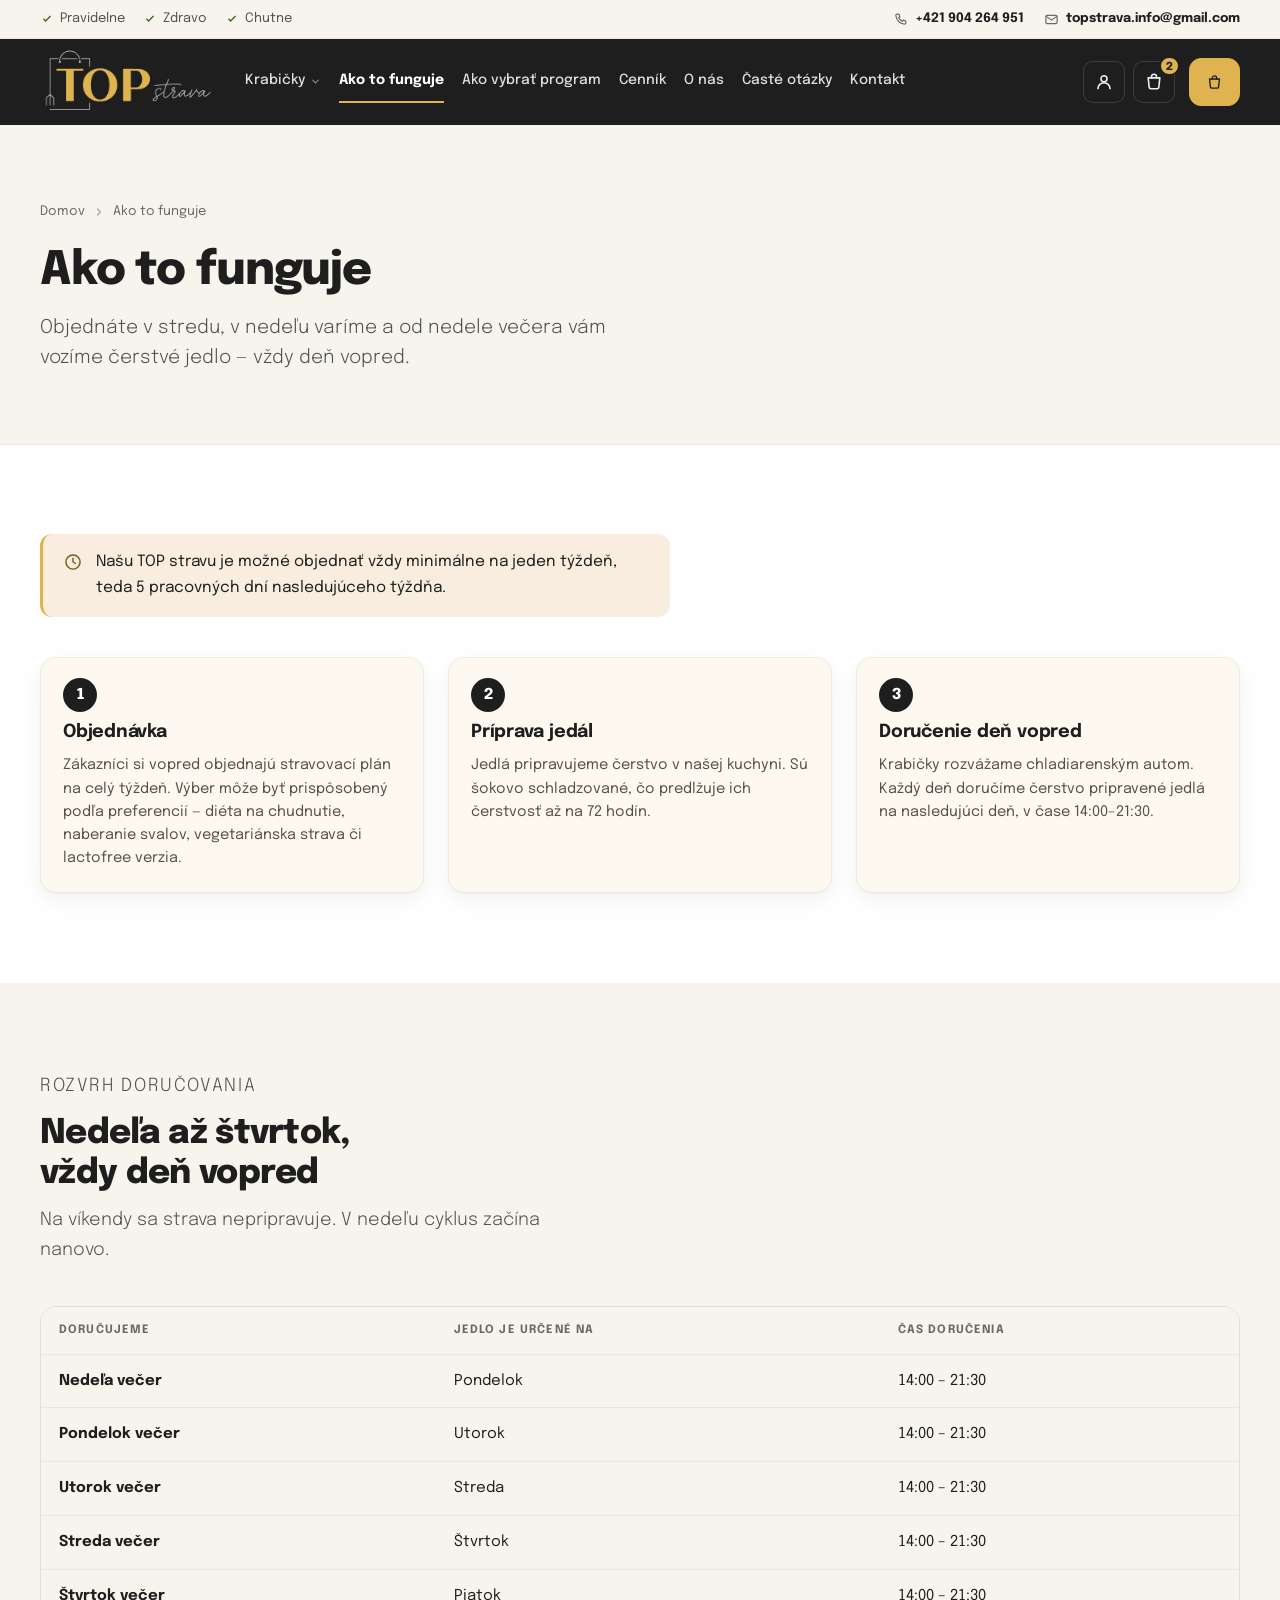
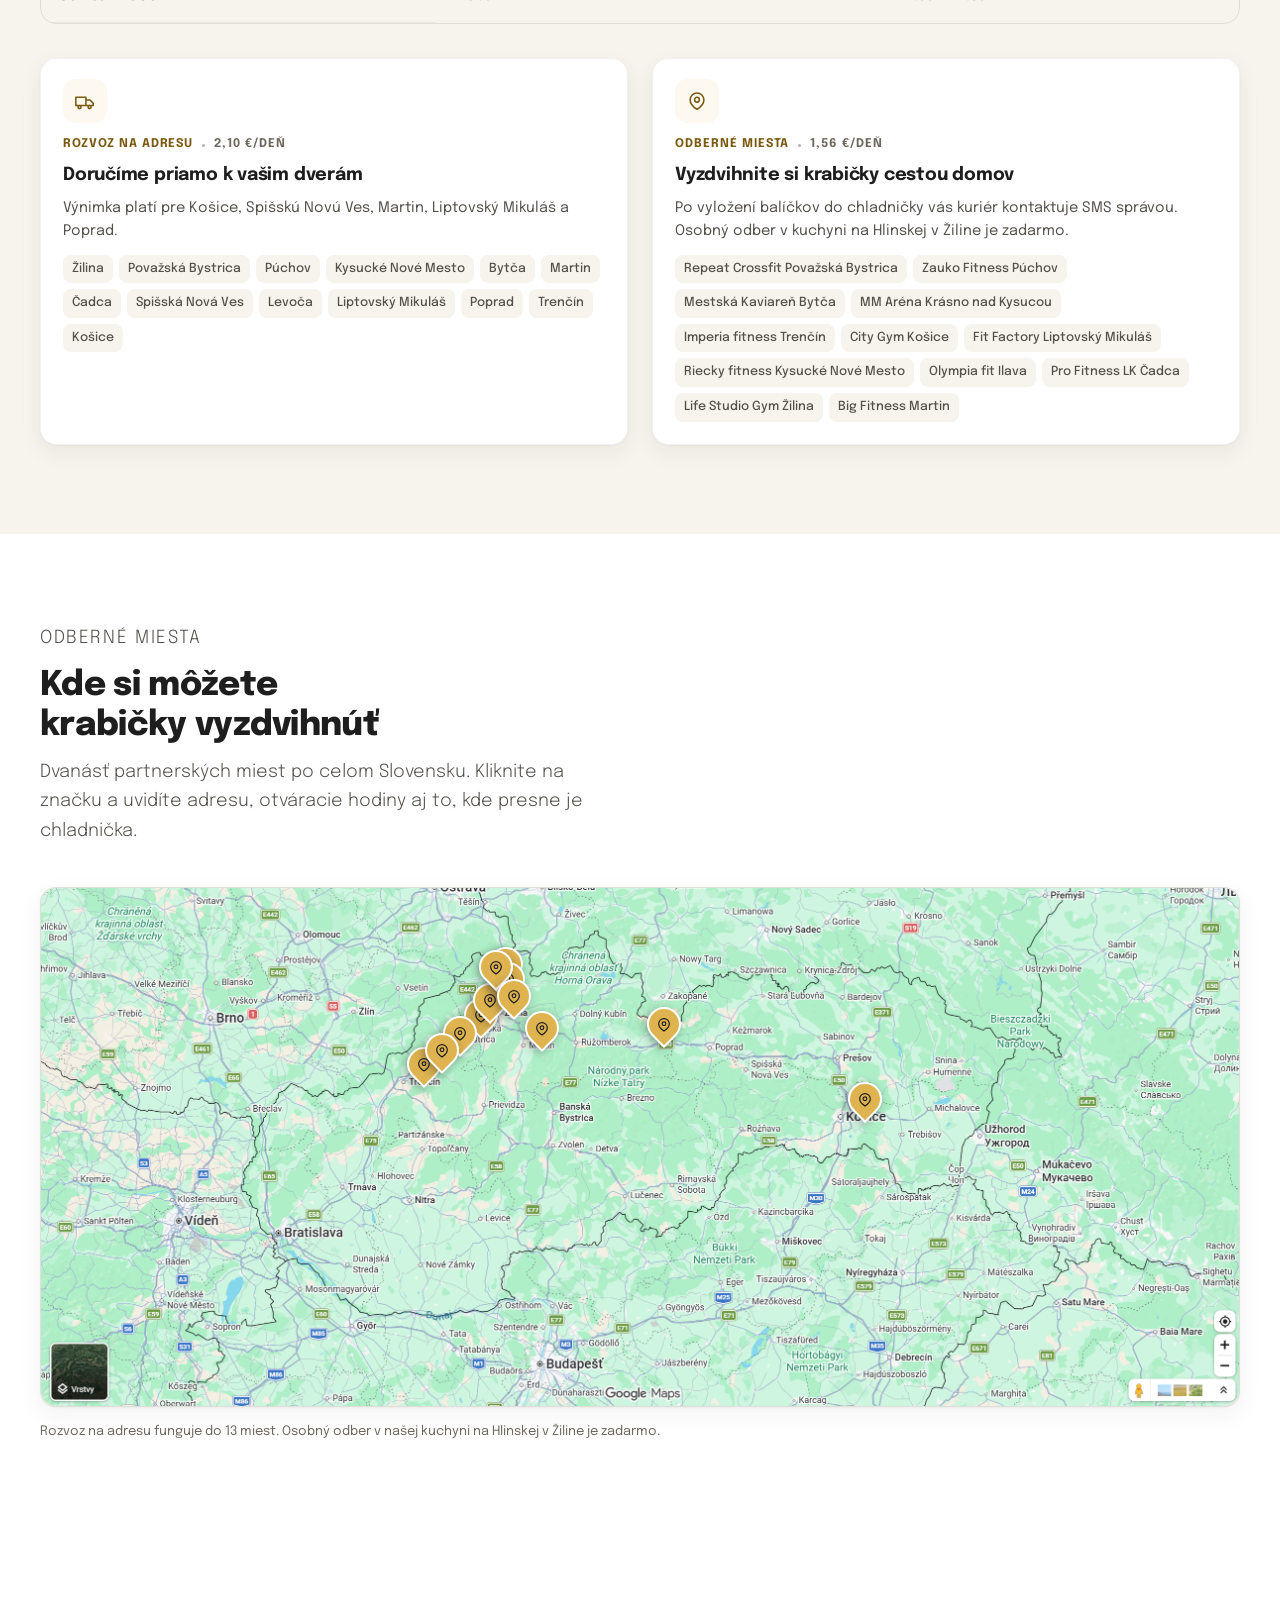
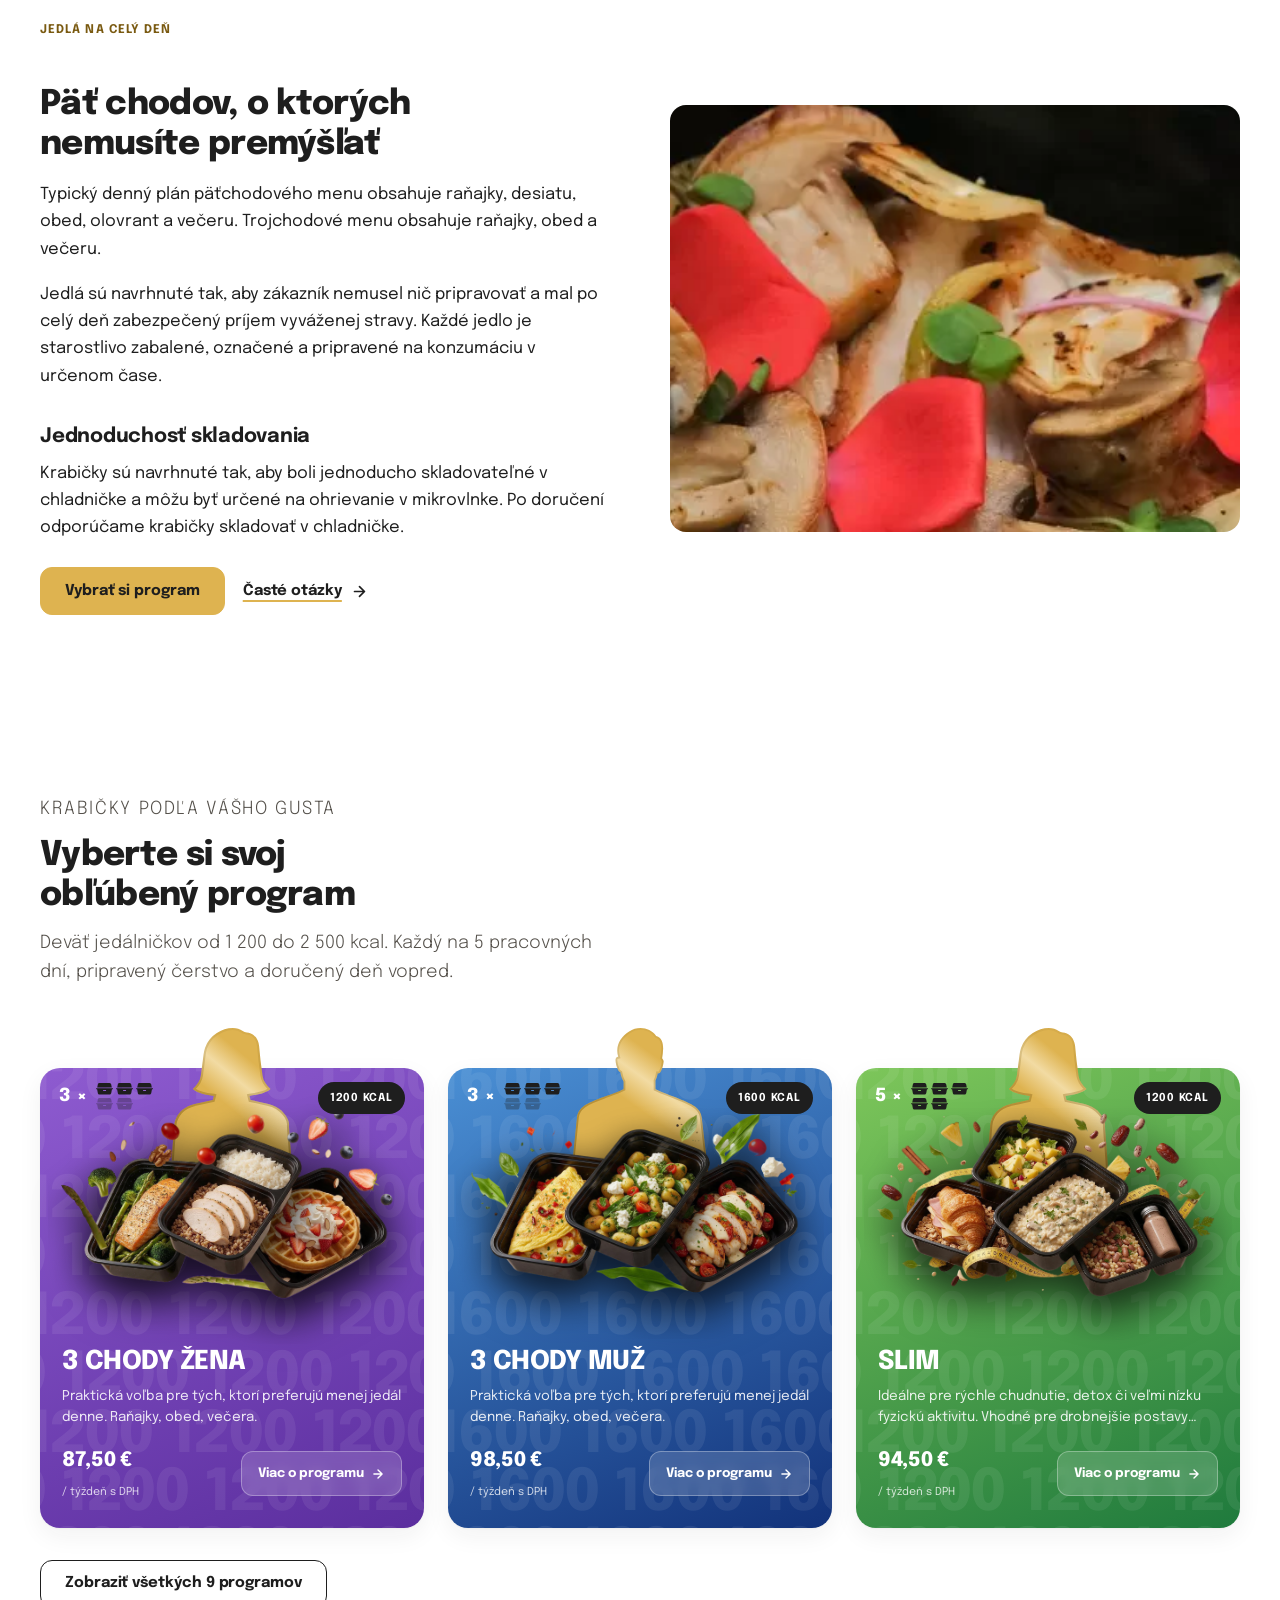
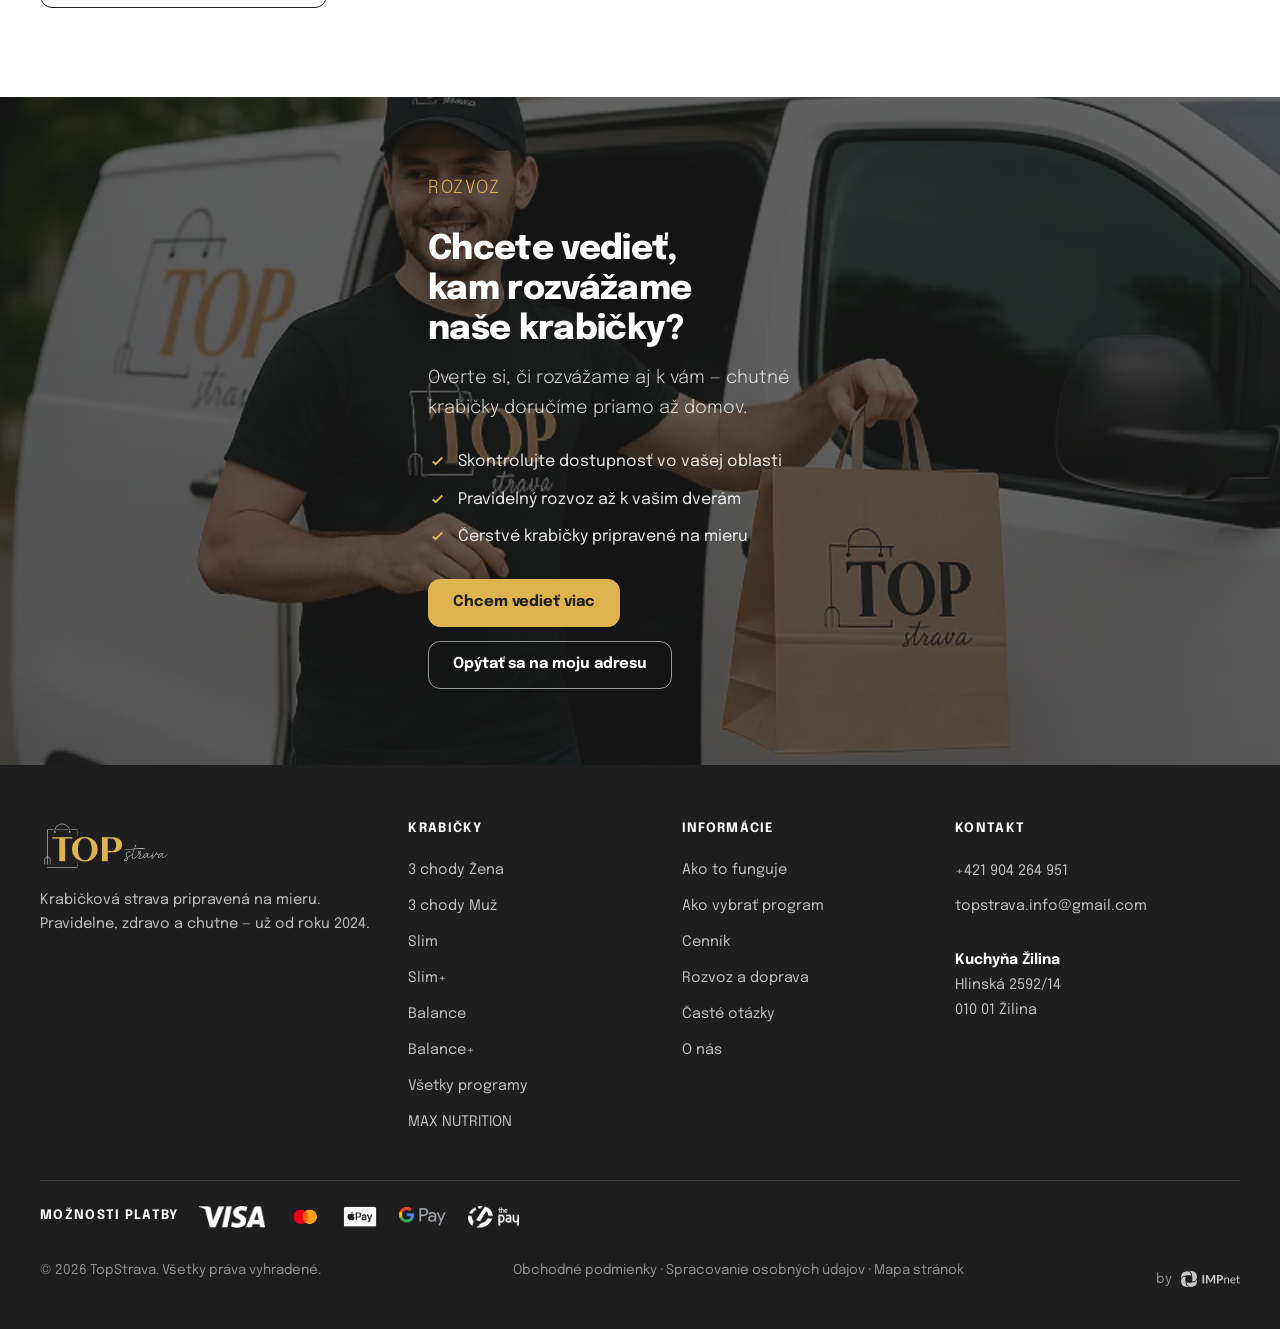
<file: ako-to-funguje.html>
<!doctype html>
<html lang="sk">
<head>
<meta charset="utf-8">
<meta name="viewport" content="width=device-width, initial-scale=1">
<title>Ako to funguje — objednávka, príprava a rozvoz | TopStrava</title>
<meta name="description" content="Od objednávky po doručenie: ako pripravujeme krabičky, kedy rozvážame a ako sa strava skladuje.">
<link rel="preload" href="assets/fonts/epilogue-regular.woff2" as="font" type="font/woff2" crossorigin>
<link rel="preload" href="assets/fonts/epilogue-800.woff2" as="font" type="font/woff2" crossorigin>
<link rel="stylesheet" href="assets/css/site.css?v=7b78254f">

</head>
<body>
  <a class="skip" href="#main">Preskočiť na obsah</a>

  <div class="utilbar">
    <div class="container utilbar__inner">
      <ul class="utilbar__claims">
        <li><svg viewBox="0 0 20 20" fill="currentColor" aria-hidden="true"><path d="M8 14.2 4.3 10.5l1.4-1.4L8 11.4l6.3-6.3 1.4 1.4z"/></svg>Pravidelne</li>
        <li><svg viewBox="0 0 20 20" fill="currentColor" aria-hidden="true"><path d="M8 14.2 4.3 10.5l1.4-1.4L8 11.4l6.3-6.3 1.4 1.4z"/></svg>Zdravo</li>
        <li><svg viewBox="0 0 20 20" fill="currentColor" aria-hidden="true"><path d="M8 14.2 4.3 10.5l1.4-1.4L8 11.4l6.3-6.3 1.4 1.4z"/></svg>Chutne</li>
      </ul>
      <div class="utilbar__contact">
        <a href="tel:+421904264951"><svg viewBox="0 0 24 24" fill="none" stroke="currentColor" stroke-width="1.9" stroke-linecap="round" stroke-linejoin="round" aria-hidden="true"><path d="M6.5 3.5h3l1.5 4-2 1.4a12 12 0 0 0 6.1 6.1l1.4-2 4 1.5v3a2 2 0 0 1-2.2 2A17 17 0 0 1 4.5 5.7a2 2 0 0 1 2-2.2z"/></svg><span>+421 904 264 951</span></a>
        <a href="mailto:topstrava.info@gmail.com"><svg viewBox="0 0 24 24" fill="none" stroke="currentColor" stroke-width="1.9" stroke-linecap="round" stroke-linejoin="round" aria-hidden="true"><rect x="3" y="5.5" width="18" height="13" rx="2"/><path d="m3.5 7 8.5 6 8.5-6"/></svg><span>topstrava.info@gmail.com</span></a>
      </div>
    </div>
  </div>

  <header class="masthead">
    <div class="container masthead__inner">
      <a class="masthead__logo" href="index.html" aria-label="TopStrava — domov">
        <img src="assets/img/logo.png?v=8825ca9b" alt="TopStrava" width="118" height="46">
      </a>

      <nav class="nav" id="nav" aria-label="Hlavná navigácia">
        <ul class="nav__list">
          <li>
            <a class="nav__link" href="programy.html">Krabičky<svg class="nav__caret" viewBox="0 0 24 24" fill="none" stroke="currentColor" stroke-width="2.4" stroke-linecap="round" aria-hidden="true"><path d="m6 9 6 6 6-6"/></svg></a>
            <div class="nav__panel">
              <div>
                <p class="label label--gold">Naša ponuka</p>
                <ul class="nav__progs">
                  <li class="nav__promo">
                    <a href="max-nutrition.html">
                      <span class="nav__promo-text">
                        <span class="nav__promo-tag">Špeciálny program</span>
                        <b>MAX NUTRITION</b>
                        <span class="nav__promo-sub">Obedy a večere · veľkosti M / L / XL · rozvoz 3× týždenne</span>
                      </span>
                      <span class="nav__promo-go" aria-hidden="true"><svg viewBox="0 0 24 24" fill="none" stroke="currentColor" stroke-width="2.4" stroke-linecap="round" stroke-linejoin="round" aria-hidden="true"><path d="M5 12h13M12 5l7 7-7 7"/></svg></span>
                    </a>
                  </li>
                  <li><a href="program.html?program=3-chody-zena" style="--g1:#8E5BD0;--g2:#5B2E9E">3 chody Žena<span>1200 kcal · 3 jedál</span></a></li>
                  <li><a href="program.html?program=3-chody-muz" style="--g1:#4A8FD4;--g2:#12327A">3 chody Muž<span>1600 kcal · 3 jedál</span></a></li>
                  <li><a href="program.html?program=slim" style="--g1:#7DC65A;--g2:#1F7A3D">Slim<span>1200 kcal · 5 jedál</span></a></li>
                  <li><a href="program.html?program=slim-plus" style="--g1:#C3D96B;--g2:#5C8A2A">Slim+<span>1400 kcal · 5 jedál</span></a></li>
                  <li><a href="program.html?program=balance" style="--g1:#F2718D;--g2:#B01E4B">Balance<span>1600 kcal · 5 jedál</span></a></li>
                  <li><a href="program.html?program=balance-plus" style="--g1:#F0A868;--g2:#B4541C">Balance+<span>1800 kcal · 5 jedál</span></a></li>
                  <li><a href="program.html?program=active-body" style="--g1:#5AC8C0;--g2:#136E74">Active body<span>2000 kcal · 5 jedál</span></a></li>
                  <li><a href="program.html?program=active-body-plus" style="--g1:#5AA6E0;--g2:#134C8C">Active body+<span>2200 kcal · 5 jedál</span></a></li>
                  <li><a href="program.html?program=max-energy" style="--g1:#F0563C;--g2:#9E0F1E">Max energy<span>2500 kcal · 5 jedál</span></a></li>
                </ul>
              </div>
              <div class="nav__aside">
                <p class="label">Pomôžeme vám vybrať</p>
                <ul>
                  <li><a href="ako-vybrat-program.html">Ako vybrať program?</a></li>
                  <li><a href="programy.html#jedalnicek">Vzorový jedálniček</a></li>
                  <li><a href="kontakt.html#contact-form">Nutričné poradenstvo</a></li>
                  <li><a href="programy.html#poukazy">🎁 Darčekové poukážky</a></li>
                  <li><a href="ako-to-funguje.html#rozvoz">Rozvoz a odberné miesta</a></li>
                  <li><a href="o-nas.html#referencie">Referencie</a></li>
                </ul>
              </div>
            </div>
          </li>
          <li><a class="nav__link" href="ako-to-funguje.html" aria-current="page">Ako to funguje</a></li>
          <li><a class="nav__link" href="ako-vybrat-program.html">Ako vybrať program</a></li>
          <li><a class="nav__link" href="programy.html#cennik">Cenník</a></li>
          <li><a class="nav__link" href="o-nas.html">O nás</a></li>
          <li><a class="nav__link" href="faq.html">Časté otázky</a></li>
          <li><a class="nav__link" href="kontakt.html">Kontakt</a></li>
        </ul>
      </nav>

      <div class="masthead__actions">
        <button class="icon-btn nav-toggle" type="button" aria-expanded="false"
                aria-controls="nav" aria-label="Otvoriť menu"><svg viewBox="0 0 24 24" fill="none" stroke="currentColor" stroke-width="2" stroke-linecap="round" aria-hidden="true"><path d="M4 7h16M4 12h16M4 17h16"/></svg></button>
        <a class="icon-btn" href="kontakt.html" aria-label="Môj účet"><svg viewBox="0 0 24 24" fill="none" stroke="currentColor" stroke-width="1.9" stroke-linecap="round" aria-hidden="true"><circle cx="12" cy="8" r="3.6"/><path d="M4.8 20a7.2 7.2 0 0 1 14.4 0"/></svg></a>
        <a class="icon-btn" href="dokoncenie-objednavky.html" aria-label="Košík, 2 položky">
          <svg viewBox="0 0 24 24" fill="none" stroke="currentColor" stroke-width="1.9" stroke-linecap="round" stroke-linejoin="round" aria-hidden="true"><path d="M5 7h14l-1.2 11.2a2 2 0 0 1-2 1.8H8.2a2 2 0 0 1-2-1.8z"/><path d="M9 7V5.6a3 3 0 0 1 6 0V7"/></svg><span class="cart-count">2</span>
        </a>
        <a class="btn btn--primary masthead__cta" href="programy.html">
          <svg viewBox="0 0 24 24" fill="none" stroke="currentColor" stroke-width="1.9" stroke-linecap="round" stroke-linejoin="round" aria-hidden="true"><path d="M5 7h14l-1.2 11.2a2 2 0 0 1-2 1.8H8.2a2 2 0 0 1-2-1.8z"/><path d="M9 7V5.6a3 3 0 0 1 6 0V7"/></svg><span>Objednať krabičky</span>
        </a>
      </div>
    </div>
  </header>

<main id="main">
  <section class="pagetop">
    <div class="container">
      <ul class="breadcrumb">
        <li><a href="index.html">Domov</a></li>
        <li><svg viewBox="0 0 24 24" fill="none" stroke="currentColor" stroke-width="2.4" stroke-linecap="round" stroke-linejoin="round" aria-hidden="true"><path d="m9 6 6 6-6 6"/></svg></li>
        <li>Ako to funguje</li>
      </ul>
      <div class="pagetop__inner">
        <h1>Ako to funguje</h1>
        <p class="lede">Objednáte v stredu, v nedeľu varíme a od nedele večera vám vozíme čerstvé jedlo — vždy deň vopred.</p>
      </div>
    </div>
  </section>

  <section class="section">
    <div class="container">
      <h2 class="sr-only">Priebeh objednávky</h2>
      <div class="notice" style="margin-bottom:40px;max-width:70ch">
        <svg viewBox="0 0 24 24" fill="none" stroke="currentColor" stroke-width="1.7" stroke-linecap="round" stroke-linejoin="round" aria-hidden="true"><circle cx="12" cy="12" r="8.5"/><path d="M12 7.5V12l3 1.8"/></svg>
        <span>Našu TOP stravu je možné objednať vždy minimálne na jeden týždeň, teda 5 pracovných dní nasledujúceho týždňa.</span>
      </div>

      <div class="grid grid--3">
        <div class="card card--tint">
          <div class="card__body">
            <span class="card__step">1</span>
            <h3 class="card__title">Objednávka</h3>
            <p class="card__text">Zákazníci si vopred objednajú stravovací plán na celý týždeň. Výber môže byť prispôsobený podľa preferencií — diéta na chudnutie, naberanie svalov, vegetariánska strava či lactofree verzia.</p>
          </div>
        </div>
        <div class="card card--tint">
          <div class="card__body">
            <span class="card__step">2</span>
            <h3 class="card__title">Príprava jedál</h3>
            <p class="card__text">Jedlá pripravujeme čerstvo v našej kuchyni. Sú šokovo schladzované, čo predlžuje ich čerstvosť až na 72 hodín.</p>
          </div>
        </div>
        <div class="card card--tint">
          <div class="card__body">
            <span class="card__step">3</span>
            <h3 class="card__title">Doručenie deň vopred</h3>
            <p class="card__text">Krabičky rozvážame chladiarenským autom. Každý deň doručíme čerstvo pripravené jedlá na nasledujúci deň, v čase 14:00–21:30.</p>
          </div>
        </div>
      </div>
    </div>
  </section>

  <section class="section section--tint" id="rozvoz">
    <div class="container">
      <div class="section-head">
        <p class="label label--gold">Rozvrh doručovania</p>
        <h2>Nedeľa až štvrtok, vždy deň vopred</h2>
        <p>Na víkendy sa strava nepripravuje. V nedeľu cyklus začína nanovo.</p>
      </div>

      <div class="table-wrap" style="margin-bottom:34px">
        <table>
          <caption class="sr-only">Rozvrh doručovania krabičkovej stravy</caption>
          <thead>
            <tr><th scope="col">Doručujeme</th><th scope="col">Jedlo je určené na</th><th scope="col">Čas doručenia</th></tr>
          </thead>
          <tbody>
            <tr><th scope="row">Nedeľa večer</th><td>Pondelok</td><td class="num">14:00 – 21:30</td></tr>
            <tr><th scope="row">Pondelok večer</th><td>Utorok</td><td class="num">14:00 – 21:30</td></tr>
            <tr><th scope="row">Utorok večer</th><td>Streda</td><td class="num">14:00 – 21:30</td></tr>
            <tr><th scope="row">Streda večer</th><td>Štvrtok</td><td class="num">14:00 – 21:30</td></tr>
            <tr><th scope="row">Štvrtok večer</th><td>Piatok</td><td class="num">14:00 – 21:30</td></tr>
          </tbody>
        </table>
      </div>

      <div class="grid grid--2">
        <div class="card">
          <div class="card__body">
            <span class="card__icon"><svg viewBox="0 0 24 24" fill="none" stroke="currentColor" stroke-width="1.7" stroke-linecap="round" stroke-linejoin="round" aria-hidden="true"><path d="M2 8h11v9H2zM13 11h4.5l3.5 3.5V17h-8z"/><circle cx="6" cy="18.6" r="1.7"/><circle cx="17" cy="18.6" r="1.7"/></svg></span>
            <p class="card__meta"><span class="hi">Rozvoz na adresu</span><span class="dot"></span>2,10 €/deň</p>
            <h3 class="card__title">Doručíme priamo k vašim dverám</h3>
            <p class="card__text">Výnimka platí pre Košice, Spišskú Novú Ves, Martin, Liptovský Mikuláš a Poprad.</p>
            <ul class="card__taglist">
              <li>Žilina</li>
              <li>Považská Bystrica</li>
              <li>Púchov</li>
              <li>Kysucké Nové Mesto</li>
              <li>Bytča</li>
              <li>Martin</li>
              <li>Čadca</li>
              <li>Spišská Nová Ves</li>
              <li>Levoča</li>
              <li>Liptovský Mikuláš</li>
              <li>Poprad</li>
              <li>Trenčín</li>
              <li>Košice</li>
            </ul>
          </div>
        </div>
        <div class="card">
          <div class="card__body">
            <span class="card__icon"><svg viewBox="0 0 24 24" fill="none" stroke="currentColor" stroke-width="1.7" stroke-linecap="round" stroke-linejoin="round" aria-hidden="true"><path d="M12 21s-7.5-4.7-7.5-10.2A7.5 7.5 0 0 1 12 3.3a7.5 7.5 0 0 1 7.5 7.5C19.5 16.3 12 21 12 21z"/><circle cx="12" cy="10.6" r="2.6"/></svg></span>
            <p class="card__meta"><span class="hi">Odberné miesta</span><span class="dot"></span>1,56 €/deň</p>
            <h3 class="card__title">Vyzdvihnite si krabičky cestou domov</h3>
            <p class="card__text">Po vyložení balíčkov do chladničky vás kuriér kontaktuje SMS správou. Osobný odber v kuchyni na Hlinskej v Žiline je zadarmo.</p>
            <ul class="card__taglist">
              <li>Repeat Crossfit Považská Bystrica</li>
              <li>Zauko Fitness Púchov</li>
              <li>Mestská Kaviareň Bytča</li>
              <li>MM Aréna Krásno nad Kysucou</li>
              <li>Imperia fitness Trenčín</li>
              <li>City Gym Košice</li>
              <li>Fit Factory Liptovský Mikuláš</li>
              <li>Riecky fitness Kysucké Nové Mesto</li>
              <li>Olympia fit Ilava</li>
              <li>Pro Fitness LK Čadca</li>
              <li>Life Studio Gym Žilina</li>
              <li>Big Fitness Martin</li>
            </ul>
          </div>
        </div>
      </div>
    </div>
  </section>

  <section class="section" id="odberne-miesta">
    <div class="container">
      <div class="section-head">
        <p class="label label--gold">Odberné miesta</p>
        <h2>Kde si môžete krabičky vyzdvihnúť</h2>
        <p>Dvanásť partnerských miest po celom Slovensku. Kliknite na značku a uvidíte adresu, otváracie hodiny aj to, kde presne je chladnička.</p>
      </div>

      <div class="pinmap" data-pinmap>
        <img class="pinmap__img" src="assets/img/mapa_svk.png?v=2c33f03f" alt="Mapa odberných miest TopStravy na Slovensku" loading="lazy" width="2418" height="1045">
        <button class="pin" type="button" style="--x:36.7%;--y:27.8%"
                data-pin="0" aria-expanded="false" aria-controls="pinpop-0">
          <span class="pin__dot" aria-hidden="true"><svg viewBox="0 0 24 24" fill="none" stroke="currentColor" stroke-width="1.7" stroke-linecap="round" stroke-linejoin="round" aria-hidden="true"><path d="M12 21s-7.5-4.7-7.5-10.2A7.5 7.5 0 0 1 12 3.3a7.5 7.5 0 0 1 7.5 7.5C19.5 16.3 12 21 12 21z"/><circle cx="12" cy="10.6" r="2.6"/></svg></span>
          <span class="sr-only">Repeat Crossfit, Považská Bystrica</span>
        </button>
        <div class="pinpop" id="pinpop-0" data-pop="0" hidden>
          <button class="pinpop__x" type="button" data-pin-close aria-label="Zavrieť">
            <svg viewBox="0 0 24 24" fill="none" stroke="currentColor" stroke-width="2.2" stroke-linecap="round" aria-hidden="true"><path d="M6 6l12 12M18 6L6 18"/></svg>
          </button>
          <p class="pinpop__city">Považská Bystrica</p>
          <h3 class="pinpop__name">Repeat Crossfit</h3>
          <dl class="pinpop__rows">
            <div><dt><svg viewBox="0 0 24 24" fill="none" stroke="currentColor" stroke-width="1.7" stroke-linecap="round" stroke-linejoin="round" aria-hidden="true"><path d="M12 21s-7.5-4.7-7.5-10.2A7.5 7.5 0 0 1 12 3.3a7.5 7.5 0 0 1 7.5 7.5C19.5 16.3 12 21 12 21z"/><circle cx="12" cy="10.6" r="2.6"/></svg><span class="sr-only">Adresa</span></dt><dd>Robotnícka 2158, 017 01 Považská Bystrica</dd></div>
            <div><dt><svg viewBox="0 0 24 24" fill="none" stroke="currentColor" stroke-width="1.7" stroke-linecap="round" stroke-linejoin="round" aria-hidden="true"><circle cx="12" cy="12" r="8.5"/><path d="M12 7.5V12l3 1.8"/></svg><span class="sr-only">Otváracie hodiny</span></dt><dd>Po – Pi 6:00 – 21:00 · So 8:00 – 12:00</dd></div>
            <div><dt><svg viewBox="0 0 24 24" fill="none" stroke="currentColor" stroke-width="1.9" stroke-linecap="round" stroke-linejoin="round" aria-hidden="true"><circle cx="12" cy="12" r="8.5"/><path d="M12 11v5.5M12 7.8h.01"/></svg><span class="sr-only">Poznámka</span></dt><dd>Krabičky nájdete v chladničke hneď pri recepcii.</dd></div>
          </dl>
          <a class="pinpop__nav" href="https://www.google.com/maps/search/?api=1&amp;query=Repeat%20Crossfit%20Robotn%C3%ADcka%202158%2C%20017%2001%20Pova%C5%BEsk%C3%A1%20Bystrica"
             target="_blank" rel="noopener noreferrer">Navigovať <svg viewBox="0 0 24 24" fill="none" stroke="currentColor" stroke-width="2.4" stroke-linecap="round" stroke-linejoin="round" aria-hidden="true"><path d="M5 12h13M12 5l7 7-7 7"/></svg></a>
        </div>
        <button class="pin" type="button" style="--x:35%;--y:31.3%"
                data-pin="1" aria-expanded="false" aria-controls="pinpop-1">
          <span class="pin__dot" aria-hidden="true"><svg viewBox="0 0 24 24" fill="none" stroke="currentColor" stroke-width="1.7" stroke-linecap="round" stroke-linejoin="round" aria-hidden="true"><path d="M12 21s-7.5-4.7-7.5-10.2A7.5 7.5 0 0 1 12 3.3a7.5 7.5 0 0 1 7.5 7.5C19.5 16.3 12 21 12 21z"/><circle cx="12" cy="10.6" r="2.6"/></svg></span>
          <span class="sr-only">Zauko Fitness, Púchov</span>
        </button>
        <div class="pinpop" id="pinpop-1" data-pop="1" hidden>
          <button class="pinpop__x" type="button" data-pin-close aria-label="Zavrieť">
            <svg viewBox="0 0 24 24" fill="none" stroke="currentColor" stroke-width="2.2" stroke-linecap="round" aria-hidden="true"><path d="M6 6l12 12M18 6L6 18"/></svg>
          </button>
          <p class="pinpop__city">Púchov</p>
          <h3 class="pinpop__name">Zauko Fitness</h3>
          <dl class="pinpop__rows">
            <div><dt><svg viewBox="0 0 24 24" fill="none" stroke="currentColor" stroke-width="1.7" stroke-linecap="round" stroke-linejoin="round" aria-hidden="true"><path d="M12 21s-7.5-4.7-7.5-10.2A7.5 7.5 0 0 1 12 3.3a7.5 7.5 0 0 1 7.5 7.5C19.5 16.3 12 21 12 21z"/><circle cx="12" cy="10.6" r="2.6"/></svg><span class="sr-only">Adresa</span></dt><dd>Námestie slobody 1400, 020 01 Púchov</dd></div>
            <div><dt><svg viewBox="0 0 24 24" fill="none" stroke="currentColor" stroke-width="1.7" stroke-linecap="round" stroke-linejoin="round" aria-hidden="true"><circle cx="12" cy="12" r="8.5"/><path d="M12 7.5V12l3 1.8"/></svg><span class="sr-only">Otváracie hodiny</span></dt><dd>Po – Pi 6:00 – 22:00 · So – Ne 9:00 – 20:00</dd></div>
            <div><dt><svg viewBox="0 0 24 24" fill="none" stroke="currentColor" stroke-width="1.9" stroke-linecap="round" stroke-linejoin="round" aria-hidden="true"><circle cx="12" cy="12" r="8.5"/><path d="M12 11v5.5M12 7.8h.01"/></svg><span class="sr-only">Poznámka</span></dt><dd>Vyzdvihnutie na recepcii, stačí povedať meno.</dd></div>
          </dl>
          <a class="pinpop__nav" href="https://www.google.com/maps/search/?api=1&amp;query=Zauko%20Fitness%20N%C3%A1mestie%20slobody%201400%2C%20020%2001%20P%C3%BAchov"
             target="_blank" rel="noopener noreferrer">Navigovať <svg viewBox="0 0 24 24" fill="none" stroke="currentColor" stroke-width="2.4" stroke-linecap="round" stroke-linejoin="round" aria-hidden="true"><path d="M5 12h13M12 5l7 7-7 7"/></svg></a>
        </div>
        <button class="pin" type="button" style="--x:37.5%;--y:24.9%"
                data-pin="2" aria-expanded="false" aria-controls="pinpop-2">
          <span class="pin__dot" aria-hidden="true"><svg viewBox="0 0 24 24" fill="none" stroke="currentColor" stroke-width="1.7" stroke-linecap="round" stroke-linejoin="round" aria-hidden="true"><path d="M12 21s-7.5-4.7-7.5-10.2A7.5 7.5 0 0 1 12 3.3a7.5 7.5 0 0 1 7.5 7.5C19.5 16.3 12 21 12 21z"/><circle cx="12" cy="10.6" r="2.6"/></svg></span>
          <span class="sr-only">Mestská Kaviareň, Bytča</span>
        </button>
        <div class="pinpop" id="pinpop-2" data-pop="2" hidden>
          <button class="pinpop__x" type="button" data-pin-close aria-label="Zavrieť">
            <svg viewBox="0 0 24 24" fill="none" stroke="currentColor" stroke-width="2.2" stroke-linecap="round" aria-hidden="true"><path d="M6 6l12 12M18 6L6 18"/></svg>
          </button>
          <p class="pinpop__city">Bytča</p>
          <h3 class="pinpop__name">Mestská Kaviareň</h3>
          <dl class="pinpop__rows">
            <div><dt><svg viewBox="0 0 24 24" fill="none" stroke="currentColor" stroke-width="1.7" stroke-linecap="round" stroke-linejoin="round" aria-hidden="true"><path d="M12 21s-7.5-4.7-7.5-10.2A7.5 7.5 0 0 1 12 3.3a7.5 7.5 0 0 1 7.5 7.5C19.5 16.3 12 21 12 21z"/><circle cx="12" cy="10.6" r="2.6"/></svg><span class="sr-only">Adresa</span></dt><dd>Námestie SR 1, 014 01 Bytča</dd></div>
            <div><dt><svg viewBox="0 0 24 24" fill="none" stroke="currentColor" stroke-width="1.7" stroke-linecap="round" stroke-linejoin="round" aria-hidden="true"><circle cx="12" cy="12" r="8.5"/><path d="M12 7.5V12l3 1.8"/></svg><span class="sr-only">Otváracie hodiny</span></dt><dd>Po – Pi 7:00 – 20:00 · So 8:00 – 14:00</dd></div>
            <div><dt><svg viewBox="0 0 24 24" fill="none" stroke="currentColor" stroke-width="1.9" stroke-linecap="round" stroke-linejoin="round" aria-hidden="true"><circle cx="12" cy="12" r="8.5"/><path d="M12 11v5.5M12 7.8h.01"/></svg><span class="sr-only">Poznámka</span></dt><dd>Chladnička je vzadu za barom.</dd></div>
          </dl>
          <a class="pinpop__nav" href="https://www.google.com/maps/search/?api=1&amp;query=Mestsk%C3%A1%20Kaviare%C5%88%20N%C3%A1mestie%20SR%201%2C%20014%2001%20Byt%C4%8Da"
             target="_blank" rel="noopener noreferrer">Navigovať <svg viewBox="0 0 24 24" fill="none" stroke="currentColor" stroke-width="2.4" stroke-linecap="round" stroke-linejoin="round" aria-hidden="true"><path d="M5 12h13M12 5l7 7-7 7"/></svg></a>
        </div>
        <button class="pin" type="button" style="--x:38.8%;--y:17.9%"
                data-pin="3" aria-expanded="false" aria-controls="pinpop-3">
          <span class="pin__dot" aria-hidden="true"><svg viewBox="0 0 24 24" fill="none" stroke="currentColor" stroke-width="1.7" stroke-linecap="round" stroke-linejoin="round" aria-hidden="true"><path d="M12 21s-7.5-4.7-7.5-10.2A7.5 7.5 0 0 1 12 3.3a7.5 7.5 0 0 1 7.5 7.5C19.5 16.3 12 21 12 21z"/><circle cx="12" cy="10.6" r="2.6"/></svg></span>
          <span class="sr-only">MM Aréna, Krásno nad Kysucou</span>
        </button>
        <div class="pinpop" id="pinpop-3" data-pop="3" hidden>
          <button class="pinpop__x" type="button" data-pin-close aria-label="Zavrieť">
            <svg viewBox="0 0 24 24" fill="none" stroke="currentColor" stroke-width="2.2" stroke-linecap="round" aria-hidden="true"><path d="M6 6l12 12M18 6L6 18"/></svg>
          </button>
          <p class="pinpop__city">Krásno nad Kysucou</p>
          <h3 class="pinpop__name">MM Aréna</h3>
          <dl class="pinpop__rows">
            <div><dt><svg viewBox="0 0 24 24" fill="none" stroke="currentColor" stroke-width="1.7" stroke-linecap="round" stroke-linejoin="round" aria-hidden="true"><path d="M12 21s-7.5-4.7-7.5-10.2A7.5 7.5 0 0 1 12 3.3a7.5 7.5 0 0 1 7.5 7.5C19.5 16.3 12 21 12 21z"/><circle cx="12" cy="10.6" r="2.6"/></svg><span class="sr-only">Adresa</span></dt><dd>Struhy 2172, 023 02 Krásno nad Kysucou</dd></div>
            <div><dt><svg viewBox="0 0 24 24" fill="none" stroke="currentColor" stroke-width="1.7" stroke-linecap="round" stroke-linejoin="round" aria-hidden="true"><circle cx="12" cy="12" r="8.5"/><path d="M12 7.5V12l3 1.8"/></svg><span class="sr-only">Otváracie hodiny</span></dt><dd>Po – Pi 8:00 – 21:00 · So 9:00 – 18:00</dd></div>
            <div><dt><svg viewBox="0 0 24 24" fill="none" stroke="currentColor" stroke-width="1.9" stroke-linecap="round" stroke-linejoin="round" aria-hidden="true"><circle cx="12" cy="12" r="8.5"/><path d="M12 11v5.5M12 7.8h.01"/></svg><span class="sr-only">Poznámka</span></dt><dd>Odber pri vstupe do haly.</dd></div>
          </dl>
          <a class="pinpop__nav" href="https://www.google.com/maps/search/?api=1&amp;query=MM%20Ar%C3%A9na%20Struhy%202172%2C%20023%2002%20Kr%C3%A1sno%20nad%20Kysucou"
             target="_blank" rel="noopener noreferrer">Navigovať <svg viewBox="0 0 24 24" fill="none" stroke="currentColor" stroke-width="2.4" stroke-linecap="round" stroke-linejoin="round" aria-hidden="true"><path d="M5 12h13M12 5l7 7-7 7"/></svg></a>
        </div>
        <button class="pin" type="button" style="--x:32%;--y:37.3%"
                data-pin="4" aria-expanded="false" aria-controls="pinpop-4">
          <span class="pin__dot" aria-hidden="true"><svg viewBox="0 0 24 24" fill="none" stroke="currentColor" stroke-width="1.7" stroke-linecap="round" stroke-linejoin="round" aria-hidden="true"><path d="M12 21s-7.5-4.7-7.5-10.2A7.5 7.5 0 0 1 12 3.3a7.5 7.5 0 0 1 7.5 7.5C19.5 16.3 12 21 12 21z"/><circle cx="12" cy="10.6" r="2.6"/></svg></span>
          <span class="sr-only">Imperia fitness, Trenčín</span>
        </button>
        <div class="pinpop" id="pinpop-4" data-pop="4" hidden>
          <button class="pinpop__x" type="button" data-pin-close aria-label="Zavrieť">
            <svg viewBox="0 0 24 24" fill="none" stroke="currentColor" stroke-width="2.2" stroke-linecap="round" aria-hidden="true"><path d="M6 6l12 12M18 6L6 18"/></svg>
          </button>
          <p class="pinpop__city">Trenčín</p>
          <h3 class="pinpop__name">Imperia fitness</h3>
          <dl class="pinpop__rows">
            <div><dt><svg viewBox="0 0 24 24" fill="none" stroke="currentColor" stroke-width="1.7" stroke-linecap="round" stroke-linejoin="round" aria-hidden="true"><path d="M12 21s-7.5-4.7-7.5-10.2A7.5 7.5 0 0 1 12 3.3a7.5 7.5 0 0 1 7.5 7.5C19.5 16.3 12 21 12 21z"/><circle cx="12" cy="10.6" r="2.6"/></svg><span class="sr-only">Adresa</span></dt><dd>Bratislavská 6688, 911 05 Trenčín</dd></div>
            <div><dt><svg viewBox="0 0 24 24" fill="none" stroke="currentColor" stroke-width="1.7" stroke-linecap="round" stroke-linejoin="round" aria-hidden="true"><circle cx="12" cy="12" r="8.5"/><path d="M12 7.5V12l3 1.8"/></svg><span class="sr-only">Otváracie hodiny</span></dt><dd>Po – Pi 6:00 – 22:00 · So – Ne 8:00 – 20:00</dd></div>
            <div><dt><svg viewBox="0 0 24 24" fill="none" stroke="currentColor" stroke-width="1.9" stroke-linecap="round" stroke-linejoin="round" aria-hidden="true"><circle cx="12" cy="12" r="8.5"/><path d="M12 11v5.5M12 7.8h.01"/></svg><span class="sr-only">Poznámka</span></dt><dd>Chladnička hneď vedľa turniketu.</dd></div>
          </dl>
          <a class="pinpop__nav" href="https://www.google.com/maps/search/?api=1&amp;query=Imperia%20fitness%20Bratislavsk%C3%A1%206688%2C%20911%2005%20Tren%C4%8D%C3%ADn"
             target="_blank" rel="noopener noreferrer">Navigovať <svg viewBox="0 0 24 24" fill="none" stroke="currentColor" stroke-width="2.4" stroke-linecap="round" stroke-linejoin="round" aria-hidden="true"><path d="M5 12h13M12 5l7 7-7 7"/></svg></a>
        </div>
        <button class="pin" type="button" style="--x:68.8%;--y:44%"
                data-pin="5" aria-expanded="false" aria-controls="pinpop-5">
          <span class="pin__dot" aria-hidden="true"><svg viewBox="0 0 24 24" fill="none" stroke="currentColor" stroke-width="1.7" stroke-linecap="round" stroke-linejoin="round" aria-hidden="true"><path d="M12 21s-7.5-4.7-7.5-10.2A7.5 7.5 0 0 1 12 3.3a7.5 7.5 0 0 1 7.5 7.5C19.5 16.3 12 21 12 21z"/><circle cx="12" cy="10.6" r="2.6"/></svg></span>
          <span class="sr-only">City Gym, Košice</span>
        </button>
        <div class="pinpop" id="pinpop-5" data-pop="5" hidden>
          <button class="pinpop__x" type="button" data-pin-close aria-label="Zavrieť">
            <svg viewBox="0 0 24 24" fill="none" stroke="currentColor" stroke-width="2.2" stroke-linecap="round" aria-hidden="true"><path d="M6 6l12 12M18 6L6 18"/></svg>
          </button>
          <p class="pinpop__city">Košice</p>
          <h3 class="pinpop__name">City Gym</h3>
          <dl class="pinpop__rows">
            <div><dt><svg viewBox="0 0 24 24" fill="none" stroke="currentColor" stroke-width="1.7" stroke-linecap="round" stroke-linejoin="round" aria-hidden="true"><path d="M12 21s-7.5-4.7-7.5-10.2A7.5 7.5 0 0 1 12 3.3a7.5 7.5 0 0 1 7.5 7.5C19.5 16.3 12 21 12 21z"/><circle cx="12" cy="10.6" r="2.6"/></svg><span class="sr-only">Adresa</span></dt><dd>Štúrova 27, 040 01 Košice</dd></div>
            <div><dt><svg viewBox="0 0 24 24" fill="none" stroke="currentColor" stroke-width="1.7" stroke-linecap="round" stroke-linejoin="round" aria-hidden="true"><circle cx="12" cy="12" r="8.5"/><path d="M12 7.5V12l3 1.8"/></svg><span class="sr-only">Otváracie hodiny</span></dt><dd>Po – Pi 6:00 – 22:00 · So – Ne 9:00 – 20:00</dd></div>
            <div><dt><svg viewBox="0 0 24 24" fill="none" stroke="currentColor" stroke-width="1.9" stroke-linecap="round" stroke-linejoin="round" aria-hidden="true"><circle cx="12" cy="12" r="8.5"/><path d="M12 11v5.5M12 7.8h.01"/></svg><span class="sr-only">Poznámka</span></dt><dd>Rozvoz sem chodí v nedeľu a v stredu večer.</dd></div>
          </dl>
          <a class="pinpop__nav" href="https://www.google.com/maps/search/?api=1&amp;query=City%20Gym%20%C5%A0t%C3%BArova%2027%2C%20040%2001%20Ko%C5%A1ice"
             target="_blank" rel="noopener noreferrer">Navigovať <svg viewBox="0 0 24 24" fill="none" stroke="currentColor" stroke-width="2.4" stroke-linecap="round" stroke-linejoin="round" aria-hidden="true"><path d="M5 12h13M12 5l7 7-7 7"/></svg></a>
        </div>
        <button class="pin" type="button" style="--x:52%;--y:29.5%"
                data-pin="6" aria-expanded="false" aria-controls="pinpop-6">
          <span class="pin__dot" aria-hidden="true"><svg viewBox="0 0 24 24" fill="none" stroke="currentColor" stroke-width="1.7" stroke-linecap="round" stroke-linejoin="round" aria-hidden="true"><path d="M12 21s-7.5-4.7-7.5-10.2A7.5 7.5 0 0 1 12 3.3a7.5 7.5 0 0 1 7.5 7.5C19.5 16.3 12 21 12 21z"/><circle cx="12" cy="10.6" r="2.6"/></svg></span>
          <span class="sr-only">Fit Factory, Liptovský Mikuláš</span>
        </button>
        <div class="pinpop" id="pinpop-6" data-pop="6" hidden>
          <button class="pinpop__x" type="button" data-pin-close aria-label="Zavrieť">
            <svg viewBox="0 0 24 24" fill="none" stroke="currentColor" stroke-width="2.2" stroke-linecap="round" aria-hidden="true"><path d="M6 6l12 12M18 6L6 18"/></svg>
          </button>
          <p class="pinpop__city">Liptovský Mikuláš</p>
          <h3 class="pinpop__name">Fit Factory</h3>
          <dl class="pinpop__rows">
            <div><dt><svg viewBox="0 0 24 24" fill="none" stroke="currentColor" stroke-width="1.7" stroke-linecap="round" stroke-linejoin="round" aria-hidden="true"><path d="M12 21s-7.5-4.7-7.5-10.2A7.5 7.5 0 0 1 12 3.3a7.5 7.5 0 0 1 7.5 7.5C19.5 16.3 12 21 12 21z"/><circle cx="12" cy="10.6" r="2.6"/></svg><span class="sr-only">Adresa</span></dt><dd>Kamenné pole 4554, 031 01 Liptovský Mikuláš</dd></div>
            <div><dt><svg viewBox="0 0 24 24" fill="none" stroke="currentColor" stroke-width="1.7" stroke-linecap="round" stroke-linejoin="round" aria-hidden="true"><circle cx="12" cy="12" r="8.5"/><path d="M12 7.5V12l3 1.8"/></svg><span class="sr-only">Otváracie hodiny</span></dt><dd>Po – Pi 6:00 – 21:30 · So 9:00 – 19:00</dd></div>
            <div><dt><svg viewBox="0 0 24 24" fill="none" stroke="currentColor" stroke-width="1.9" stroke-linecap="round" stroke-linejoin="round" aria-hidden="true"><circle cx="12" cy="12" r="8.5"/><path d="M12 11v5.5M12 7.8h.01"/></svg><span class="sr-only">Poznámka</span></dt><dd>Vyzdvihnutie na recepcii fitka.</dd></div>
          </dl>
          <a class="pinpop__nav" href="https://www.google.com/maps/search/?api=1&amp;query=Fit%20Factory%20Kamenn%C3%A9%20pole%204554%2C%20031%2001%20Liptovsk%C3%BD%20Mikul%C3%A1%C5%A1"
             target="_blank" rel="noopener noreferrer">Navigovať <svg viewBox="0 0 24 24" fill="none" stroke="currentColor" stroke-width="2.4" stroke-linecap="round" stroke-linejoin="round" aria-hidden="true"><path d="M5 12h13M12 5l7 7-7 7"/></svg></a>
        </div>
        <button class="pin" type="button" style="--x:39%;--y:20.8%"
                data-pin="7" aria-expanded="false" aria-controls="pinpop-7">
          <span class="pin__dot" aria-hidden="true"><svg viewBox="0 0 24 24" fill="none" stroke="currentColor" stroke-width="1.7" stroke-linecap="round" stroke-linejoin="round" aria-hidden="true"><path d="M12 21s-7.5-4.7-7.5-10.2A7.5 7.5 0 0 1 12 3.3a7.5 7.5 0 0 1 7.5 7.5C19.5 16.3 12 21 12 21z"/><circle cx="12" cy="10.6" r="2.6"/></svg></span>
          <span class="sr-only">Riecky fitness, Kysucké Nové Mesto</span>
        </button>
        <div class="pinpop" id="pinpop-7" data-pop="7" hidden>
          <button class="pinpop__x" type="button" data-pin-close aria-label="Zavrieť">
            <svg viewBox="0 0 24 24" fill="none" stroke="currentColor" stroke-width="2.2" stroke-linecap="round" aria-hidden="true"><path d="M6 6l12 12M18 6L6 18"/></svg>
          </button>
          <p class="pinpop__city">Kysucké Nové Mesto</p>
          <h3 class="pinpop__name">Riecky fitness</h3>
          <dl class="pinpop__rows">
            <div><dt><svg viewBox="0 0 24 24" fill="none" stroke="currentColor" stroke-width="1.7" stroke-linecap="round" stroke-linejoin="round" aria-hidden="true"><path d="M12 21s-7.5-4.7-7.5-10.2A7.5 7.5 0 0 1 12 3.3a7.5 7.5 0 0 1 7.5 7.5C19.5 16.3 12 21 12 21z"/><circle cx="12" cy="10.6" r="2.6"/></svg><span class="sr-only">Adresa</span></dt><dd>Belanského 2725, 024 01 Kysucké Nové Mesto</dd></div>
            <div><dt><svg viewBox="0 0 24 24" fill="none" stroke="currentColor" stroke-width="1.7" stroke-linecap="round" stroke-linejoin="round" aria-hidden="true"><circle cx="12" cy="12" r="8.5"/><path d="M12 7.5V12l3 1.8"/></svg><span class="sr-only">Otváracie hodiny</span></dt><dd>Po – Pi 7:00 – 21:00 · So 9:00 – 13:00</dd></div>
            <div><dt><svg viewBox="0 0 24 24" fill="none" stroke="currentColor" stroke-width="1.9" stroke-linecap="round" stroke-linejoin="round" aria-hidden="true"><circle cx="12" cy="12" r="8.5"/><path d="M12 11v5.5M12 7.8h.01"/></svg><span class="sr-only">Poznámka</span></dt><dd>Chladnička je pri šatniach.</dd></div>
          </dl>
          <a class="pinpop__nav" href="https://www.google.com/maps/search/?api=1&amp;query=Riecky%20fitness%20Belansk%C3%A9ho%202725%2C%20024%2001%20Kysuck%C3%A9%20Nov%C3%A9%20Mesto"
             target="_blank" rel="noopener noreferrer">Navigovať <svg viewBox="0 0 24 24" fill="none" stroke="currentColor" stroke-width="2.4" stroke-linecap="round" stroke-linejoin="round" aria-hidden="true"><path d="M5 12h13M12 5l7 7-7 7"/></svg></a>
        </div>
        <button class="pin" type="button" style="--x:33.5%;--y:34.7%"
                data-pin="8" aria-expanded="false" aria-controls="pinpop-8">
          <span class="pin__dot" aria-hidden="true"><svg viewBox="0 0 24 24" fill="none" stroke="currentColor" stroke-width="1.7" stroke-linecap="round" stroke-linejoin="round" aria-hidden="true"><path d="M12 21s-7.5-4.7-7.5-10.2A7.5 7.5 0 0 1 12 3.3a7.5 7.5 0 0 1 7.5 7.5C19.5 16.3 12 21 12 21z"/><circle cx="12" cy="10.6" r="2.6"/></svg></span>
          <span class="sr-only">Olympia fit, Ilava</span>
        </button>
        <div class="pinpop" id="pinpop-8" data-pop="8" hidden>
          <button class="pinpop__x" type="button" data-pin-close aria-label="Zavrieť">
            <svg viewBox="0 0 24 24" fill="none" stroke="currentColor" stroke-width="2.2" stroke-linecap="round" aria-hidden="true"><path d="M6 6l12 12M18 6L6 18"/></svg>
          </button>
          <p class="pinpop__city">Ilava</p>
          <h3 class="pinpop__name">Olympia fit</h3>
          <dl class="pinpop__rows">
            <div><dt><svg viewBox="0 0 24 24" fill="none" stroke="currentColor" stroke-width="1.7" stroke-linecap="round" stroke-linejoin="round" aria-hidden="true"><path d="M12 21s-7.5-4.7-7.5-10.2A7.5 7.5 0 0 1 12 3.3a7.5 7.5 0 0 1 7.5 7.5C19.5 16.3 12 21 12 21z"/><circle cx="12" cy="10.6" r="2.6"/></svg><span class="sr-only">Adresa</span></dt><dd>Mierové námestie 81, 019 01 Ilava</dd></div>
            <div><dt><svg viewBox="0 0 24 24" fill="none" stroke="currentColor" stroke-width="1.7" stroke-linecap="round" stroke-linejoin="round" aria-hidden="true"><circle cx="12" cy="12" r="8.5"/><path d="M12 7.5V12l3 1.8"/></svg><span class="sr-only">Otváracie hodiny</span></dt><dd>Po – Pi 7:00 – 21:00 · So 9:00 – 12:00</dd></div>
            <div><dt><svg viewBox="0 0 24 24" fill="none" stroke="currentColor" stroke-width="1.9" stroke-linecap="round" stroke-linejoin="round" aria-hidden="true"><circle cx="12" cy="12" r="8.5"/><path d="M12 11v5.5M12 7.8h.01"/></svg><span class="sr-only">Poznámka</span></dt><dd>Odber cez recepciu, parkovanie pred budovou.</dd></div>
          </dl>
          <a class="pinpop__nav" href="https://www.google.com/maps/search/?api=1&amp;query=Olympia%20fit%20Mierov%C3%A9%20n%C3%A1mestie%2081%2C%20019%2001%20Ilava"
             target="_blank" rel="noopener noreferrer">Navigovať <svg viewBox="0 0 24 24" fill="none" stroke="currentColor" stroke-width="2.4" stroke-linecap="round" stroke-linejoin="round" aria-hidden="true"><path d="M5 12h13M12 5l7 7-7 7"/></svg></a>
        </div>
        <button class="pin" type="button" style="--x:38%;--y:18.5%"
                data-pin="9" aria-expanded="false" aria-controls="pinpop-9">
          <span class="pin__dot" aria-hidden="true"><svg viewBox="0 0 24 24" fill="none" stroke="currentColor" stroke-width="1.7" stroke-linecap="round" stroke-linejoin="round" aria-hidden="true"><path d="M12 21s-7.5-4.7-7.5-10.2A7.5 7.5 0 0 1 12 3.3a7.5 7.5 0 0 1 7.5 7.5C19.5 16.3 12 21 12 21z"/><circle cx="12" cy="10.6" r="2.6"/></svg></span>
          <span class="sr-only">Pro Fitness LK, Čadca</span>
        </button>
        <div class="pinpop" id="pinpop-9" data-pop="9" hidden>
          <button class="pinpop__x" type="button" data-pin-close aria-label="Zavrieť">
            <svg viewBox="0 0 24 24" fill="none" stroke="currentColor" stroke-width="2.2" stroke-linecap="round" aria-hidden="true"><path d="M6 6l12 12M18 6L6 18"/></svg>
          </button>
          <p class="pinpop__city">Čadca</p>
          <h3 class="pinpop__name">Pro Fitness LK</h3>
          <dl class="pinpop__rows">
            <div><dt><svg viewBox="0 0 24 24" fill="none" stroke="currentColor" stroke-width="1.7" stroke-linecap="round" stroke-linejoin="round" aria-hidden="true"><path d="M12 21s-7.5-4.7-7.5-10.2A7.5 7.5 0 0 1 12 3.3a7.5 7.5 0 0 1 7.5 7.5C19.5 16.3 12 21 12 21z"/><circle cx="12" cy="10.6" r="2.6"/></svg><span class="sr-only">Adresa</span></dt><dd>Palárikova 966, 022 01 Čadca</dd></div>
            <div><dt><svg viewBox="0 0 24 24" fill="none" stroke="currentColor" stroke-width="1.7" stroke-linecap="round" stroke-linejoin="round" aria-hidden="true"><circle cx="12" cy="12" r="8.5"/><path d="M12 7.5V12l3 1.8"/></svg><span class="sr-only">Otváracie hodiny</span></dt><dd>Po – Pi 6:30 – 21:00 · So 9:00 – 14:00</dd></div>
            <div><dt><svg viewBox="0 0 24 24" fill="none" stroke="currentColor" stroke-width="1.9" stroke-linecap="round" stroke-linejoin="round" aria-hidden="true"><circle cx="12" cy="12" r="8.5"/><path d="M12 11v5.5M12 7.8h.01"/></svg><span class="sr-only">Poznámka</span></dt><dd>Krabičky pripravené v chladničke pri vstupe.</dd></div>
          </dl>
          <a class="pinpop__nav" href="https://www.google.com/maps/search/?api=1&amp;query=Pro%20Fitness%20LK%20Pal%C3%A1rikova%20966%2C%20022%2001%20%C4%8Cadca"
             target="_blank" rel="noopener noreferrer">Navigovať <svg viewBox="0 0 24 24" fill="none" stroke="currentColor" stroke-width="2.4" stroke-linecap="round" stroke-linejoin="round" aria-hidden="true"><path d="M5 12h13M12 5l7 7-7 7"/></svg></a>
        </div>
        <button class="pin" type="button" style="--x:39.5%;--y:24.1%"
                data-pin="10" aria-expanded="false" aria-controls="pinpop-10">
          <span class="pin__dot" aria-hidden="true"><svg viewBox="0 0 24 24" fill="none" stroke="currentColor" stroke-width="1.7" stroke-linecap="round" stroke-linejoin="round" aria-hidden="true"><path d="M12 21s-7.5-4.7-7.5-10.2A7.5 7.5 0 0 1 12 3.3a7.5 7.5 0 0 1 7.5 7.5C19.5 16.3 12 21 12 21z"/><circle cx="12" cy="10.6" r="2.6"/></svg></span>
          <span class="sr-only">Life Studio Gym, Žilina</span>
        </button>
        <div class="pinpop" id="pinpop-10" data-pop="10" hidden>
          <button class="pinpop__x" type="button" data-pin-close aria-label="Zavrieť">
            <svg viewBox="0 0 24 24" fill="none" stroke="currentColor" stroke-width="2.2" stroke-linecap="round" aria-hidden="true"><path d="M6 6l12 12M18 6L6 18"/></svg>
          </button>
          <p class="pinpop__city">Žilina</p>
          <h3 class="pinpop__name">Life Studio Gym</h3>
          <dl class="pinpop__rows">
            <div><dt><svg viewBox="0 0 24 24" fill="none" stroke="currentColor" stroke-width="1.7" stroke-linecap="round" stroke-linejoin="round" aria-hidden="true"><path d="M12 21s-7.5-4.7-7.5-10.2A7.5 7.5 0 0 1 12 3.3a7.5 7.5 0 0 1 7.5 7.5C19.5 16.3 12 21 12 21z"/><circle cx="12" cy="10.6" r="2.6"/></svg><span class="sr-only">Adresa</span></dt><dd>Vysokoškolákov 8556, 010 08 Žilina</dd></div>
            <div><dt><svg viewBox="0 0 24 24" fill="none" stroke="currentColor" stroke-width="1.7" stroke-linecap="round" stroke-linejoin="round" aria-hidden="true"><circle cx="12" cy="12" r="8.5"/><path d="M12 7.5V12l3 1.8"/></svg><span class="sr-only">Otváracie hodiny</span></dt><dd>Po – Pi 6:00 – 22:00 · So – Ne 8:00 – 20:00</dd></div>
            <div><dt><svg viewBox="0 0 24 24" fill="none" stroke="currentColor" stroke-width="1.9" stroke-linecap="round" stroke-linejoin="round" aria-hidden="true"><circle cx="12" cy="12" r="8.5"/><path d="M12 11v5.5M12 7.8h.01"/></svg><span class="sr-only">Poznámka</span></dt><dd>Najbližšie k našej kuchyni na Hlinskej.</dd></div>
          </dl>
          <a class="pinpop__nav" href="https://www.google.com/maps/search/?api=1&amp;query=Life%20Studio%20Gym%20Vysoko%C5%A1kol%C3%A1kov%208556%2C%20010%2008%20%C5%BDilina"
             target="_blank" rel="noopener noreferrer">Navigovať <svg viewBox="0 0 24 24" fill="none" stroke="currentColor" stroke-width="2.4" stroke-linecap="round" stroke-linejoin="round" aria-hidden="true"><path d="M5 12h13M12 5l7 7-7 7"/></svg></a>
        </div>
        <button class="pin" type="button" style="--x:41.8%;--y:30.3%"
                data-pin="11" aria-expanded="false" aria-controls="pinpop-11">
          <span class="pin__dot" aria-hidden="true"><svg viewBox="0 0 24 24" fill="none" stroke="currentColor" stroke-width="1.7" stroke-linecap="round" stroke-linejoin="round" aria-hidden="true"><path d="M12 21s-7.5-4.7-7.5-10.2A7.5 7.5 0 0 1 12 3.3a7.5 7.5 0 0 1 7.5 7.5C19.5 16.3 12 21 12 21z"/><circle cx="12" cy="10.6" r="2.6"/></svg></span>
          <span class="sr-only">Big Fitness, Martin</span>
        </button>
        <div class="pinpop" id="pinpop-11" data-pop="11" hidden>
          <button class="pinpop__x" type="button" data-pin-close aria-label="Zavrieť">
            <svg viewBox="0 0 24 24" fill="none" stroke="currentColor" stroke-width="2.2" stroke-linecap="round" aria-hidden="true"><path d="M6 6l12 12M18 6L6 18"/></svg>
          </button>
          <p class="pinpop__city">Martin</p>
          <h3 class="pinpop__name">Big Fitness</h3>
          <dl class="pinpop__rows">
            <div><dt><svg viewBox="0 0 24 24" fill="none" stroke="currentColor" stroke-width="1.7" stroke-linecap="round" stroke-linejoin="round" aria-hidden="true"><path d="M12 21s-7.5-4.7-7.5-10.2A7.5 7.5 0 0 1 12 3.3a7.5 7.5 0 0 1 7.5 7.5C19.5 16.3 12 21 12 21z"/><circle cx="12" cy="10.6" r="2.6"/></svg><span class="sr-only">Adresa</span></dt><dd>Jilemnického 3, 036 01 Martin</dd></div>
            <div><dt><svg viewBox="0 0 24 24" fill="none" stroke="currentColor" stroke-width="1.7" stroke-linecap="round" stroke-linejoin="round" aria-hidden="true"><circle cx="12" cy="12" r="8.5"/><path d="M12 7.5V12l3 1.8"/></svg><span class="sr-only">Otváracie hodiny</span></dt><dd>Po – Pi 6:00 – 21:30 · So 9:00 – 18:00</dd></div>
            <div><dt><svg viewBox="0 0 24 24" fill="none" stroke="currentColor" stroke-width="1.9" stroke-linecap="round" stroke-linejoin="round" aria-hidden="true"><circle cx="12" cy="12" r="8.5"/><path d="M12 11v5.5M12 7.8h.01"/></svg><span class="sr-only">Poznámka</span></dt><dd>Chladnička hneď za dverami vpravo.</dd></div>
          </dl>
          <a class="pinpop__nav" href="https://www.google.com/maps/search/?api=1&amp;query=Big%20Fitness%20Jilemnick%C3%A9ho%203%2C%20036%2001%20Martin"
             target="_blank" rel="noopener noreferrer">Navigovať <svg viewBox="0 0 24 24" fill="none" stroke="currentColor" stroke-width="2.4" stroke-linecap="round" stroke-linejoin="round" aria-hidden="true"><path d="M5 12h13M12 5l7 7-7 7"/></svg></a>
        </div>
      </div>

      <p class="form-note" style="margin-top:14px">Rozvoz na adresu funguje do 13 miest. Osobný odber v našej kuchyni na Hlinskej v Žiline je zadarmo.</p>
    </div>
  </section>

  <section class="section">
    <div class="container">
      <div class="split">
        <div class="prose">
          <p class="label label--gold">Jedlá na celý deň</p>
          <h2 style="margin-bottom:16px">Päť chodov, o ktorých nemusíte premýšľať</h2>
          <p>Typický denný plán päťchodového menu obsahuje raňajky, desiatu, obed, olovrant a večeru. Trojchodové menu obsahuje raňajky, obed a večeru.</p>
          <p>Jedlá sú navrhnuté tak, aby zákazník nemusel nič pripravovať a mal po celý deň zabezpečený príjem vyváženej stravy. Každé jedlo je starostlivo zabalené, označené a pripravené na konzumáciu v určenom čase.</p>
          <h3>Jednoduchosť skladovania</h3>
          <p>Krabičky sú navrhnuté tak, aby boli jednoducho skladovateľné v chladničke a môžu byť určené na ohrievanie v mikrovlnke. Po doručení odporúčame krabičky skladovať v chladničke.</p>
          <div class="cluster" style="margin-top:26px">
            <a class="btn btn--primary" href="programy.html">Vybrať si program</a>
            <a class="btn btn--text" href="faq.html">Časté otázky <svg viewBox="0 0 24 24" fill="none" stroke="currentColor" stroke-width="2.4" stroke-linecap="round" stroke-linejoin="round" aria-hidden="true"><path d="M5 12h13M12 5l7 7-7 7"/></svg></a>
          </div>
        </div>
        <div class="split__media"><img src="assets/img/hero-funguje.webp?v=10d5c51f" alt="Príprava krabičiek v kuchyni TopStrava" loading="lazy" width="800" height="600"></div>
      </div>
    </div>
  </section>

  <section class="section">
    <div class="container">
      <div class="section-head">
        <p class="label label--gold">Krabičky podľa vášho gusta</p>
        <h2>Vyberte si svoj obľúbený program</h2>
        <p>Deväť jedálničkov od 1 200 do 2 500 kcal. Každý na 5 pracovných dní, pripravený čerstvo a doručený deň vopred.</p>
      </div>
      <div class="grid grid--programs">
        <a class="pcard" href="program.html?program=3-chody-zena" id="3-chody-zena"
           style="--g1:#8E5BD0;--g2:#5B2E9E">
          <span class="pcard__plate" aria-hidden="true"><span class="pcard__wm"><span>1200 1200 1200 1200 1200 </span><span class="is-off">1200 1200 1200 1200 1200 </span><span>1200 1200 1200 1200 1200 </span><span class="is-off">1200 1200 1200 1200 1200 </span><span>1200 1200 1200 1200 1200 </span><span class="is-off">1200 1200 1200 1200 1200 </span><span>1200 1200 1200 1200 1200 </span><span class="is-off">1200 1200 1200 1200 1200 </span><span>1200 1200 1200 1200 1200 </span></span></span>
          <div class="pcard__art">
            <img class="pcard__figure" src="assets/img/programy_karty/woman.svg?v=d86fb04a" alt="" aria-hidden="true" loading="lazy">
            <img class="pcard__food" src="assets/img/programy_karty/3_chody_zena.png?v=577b4cbf" alt="3 chody Žena — ukážka jedál" loading="lazy">
            <p class="pcard__meals"><b>3 ×</b><span class="pcard__boxes"><span class="pcard__box is-on"><svg viewBox="0 0 21 15" fill="currentColor" aria-hidden="true"><path d="M19.3108 5.5035L1.8864 5.50698C1.71683 5.50698 1.65389 5.48432 1.50879 5.47212L2.29373 1.49572C2.48429 0.53867 3.42832 0 4.37934 0L16.449 0.00348653C17.657 -0.026149 18.4611 0.852458 18.6692 1.99255L19.3108 5.50524V5.5035Z"/><path d="M16.5663 14.1117H4.2414C3.32534 14.1117 2.45124 13.4475 2.28341 12.5741L1.32015 7.59189C1.00547 7.5762 0.67331 7.63373 0.363877 7.564C0.0981497 7.50298 -0.00849087 7.2659 0.000250159 7.01835C0.00724299 6.84228 0.13661 6.53198 0.423316 6.53198H20.4088C20.72 6.53198 20.8389 6.87541 20.8336 7.07588C20.8249 7.33389 20.6553 7.58666 20.3686 7.5884L19.5015 7.59189L18.6571 12.1715C18.4666 13.2035 17.7271 14.11 16.568 14.11L16.5663 14.1117ZM11.7849 9.69253C12.1485 9.69253 12.3618 9.43278 12.3461 9.15037C12.3304 8.86796 12.1258 8.64308 11.8199 8.64308H9.00876C8.68359 8.64308 8.46856 8.90806 8.4843 9.20964C8.49653 9.45893 8.70807 9.68904 9.0175 9.68904H11.7867L11.7849 9.69253Z"/></svg></span><span class="pcard__box is-on"><svg viewBox="0 0 21 15" fill="currentColor" aria-hidden="true"><path d="M19.3108 5.5035L1.8864 5.50698C1.71683 5.50698 1.65389 5.48432 1.50879 5.47212L2.29373 1.49572C2.48429 0.53867 3.42832 0 4.37934 0L16.449 0.00348653C17.657 -0.026149 18.4611 0.852458 18.6692 1.99255L19.3108 5.50524V5.5035Z"/><path d="M16.5663 14.1117H4.2414C3.32534 14.1117 2.45124 13.4475 2.28341 12.5741L1.32015 7.59189C1.00547 7.5762 0.67331 7.63373 0.363877 7.564C0.0981497 7.50298 -0.00849087 7.2659 0.000250159 7.01835C0.00724299 6.84228 0.13661 6.53198 0.423316 6.53198H20.4088C20.72 6.53198 20.8389 6.87541 20.8336 7.07588C20.8249 7.33389 20.6553 7.58666 20.3686 7.5884L19.5015 7.59189L18.6571 12.1715C18.4666 13.2035 17.7271 14.11 16.568 14.11L16.5663 14.1117ZM11.7849 9.69253C12.1485 9.69253 12.3618 9.43278 12.3461 9.15037C12.3304 8.86796 12.1258 8.64308 11.8199 8.64308H9.00876C8.68359 8.64308 8.46856 8.90806 8.4843 9.20964C8.49653 9.45893 8.70807 9.68904 9.0175 9.68904H11.7867L11.7849 9.69253Z"/></svg></span><span class="pcard__box is-on"><svg viewBox="0 0 21 15" fill="currentColor" aria-hidden="true"><path d="M19.3108 5.5035L1.8864 5.50698C1.71683 5.50698 1.65389 5.48432 1.50879 5.47212L2.29373 1.49572C2.48429 0.53867 3.42832 0 4.37934 0L16.449 0.00348653C17.657 -0.026149 18.4611 0.852458 18.6692 1.99255L19.3108 5.50524V5.5035Z"/><path d="M16.5663 14.1117H4.2414C3.32534 14.1117 2.45124 13.4475 2.28341 12.5741L1.32015 7.59189C1.00547 7.5762 0.67331 7.63373 0.363877 7.564C0.0981497 7.50298 -0.00849087 7.2659 0.000250159 7.01835C0.00724299 6.84228 0.13661 6.53198 0.423316 6.53198H20.4088C20.72 6.53198 20.8389 6.87541 20.8336 7.07588C20.8249 7.33389 20.6553 7.58666 20.3686 7.5884L19.5015 7.59189L18.6571 12.1715C18.4666 13.2035 17.7271 14.11 16.568 14.11L16.5663 14.1117ZM11.7849 9.69253C12.1485 9.69253 12.3618 9.43278 12.3461 9.15037C12.3304 8.86796 12.1258 8.64308 11.8199 8.64308H9.00876C8.68359 8.64308 8.46856 8.90806 8.4843 9.20964C8.49653 9.45893 8.70807 9.68904 9.0175 9.68904H11.7867L11.7849 9.69253Z"/></svg></span><span class="pcard__box"><svg viewBox="0 0 21 15" fill="currentColor" aria-hidden="true"><path d="M19.3108 5.5035L1.8864 5.50698C1.71683 5.50698 1.65389 5.48432 1.50879 5.47212L2.29373 1.49572C2.48429 0.53867 3.42832 0 4.37934 0L16.449 0.00348653C17.657 -0.026149 18.4611 0.852458 18.6692 1.99255L19.3108 5.50524V5.5035Z"/><path d="M16.5663 14.1117H4.2414C3.32534 14.1117 2.45124 13.4475 2.28341 12.5741L1.32015 7.59189C1.00547 7.5762 0.67331 7.63373 0.363877 7.564C0.0981497 7.50298 -0.00849087 7.2659 0.000250159 7.01835C0.00724299 6.84228 0.13661 6.53198 0.423316 6.53198H20.4088C20.72 6.53198 20.8389 6.87541 20.8336 7.07588C20.8249 7.33389 20.6553 7.58666 20.3686 7.5884L19.5015 7.59189L18.6571 12.1715C18.4666 13.2035 17.7271 14.11 16.568 14.11L16.5663 14.1117ZM11.7849 9.69253C12.1485 9.69253 12.3618 9.43278 12.3461 9.15037C12.3304 8.86796 12.1258 8.64308 11.8199 8.64308H9.00876C8.68359 8.64308 8.46856 8.90806 8.4843 9.20964C8.49653 9.45893 8.70807 9.68904 9.0175 9.68904H11.7867L11.7849 9.69253Z"/></svg></span><span class="pcard__box"><svg viewBox="0 0 21 15" fill="currentColor" aria-hidden="true"><path d="M19.3108 5.5035L1.8864 5.50698C1.71683 5.50698 1.65389 5.48432 1.50879 5.47212L2.29373 1.49572C2.48429 0.53867 3.42832 0 4.37934 0L16.449 0.00348653C17.657 -0.026149 18.4611 0.852458 18.6692 1.99255L19.3108 5.50524V5.5035Z"/><path d="M16.5663 14.1117H4.2414C3.32534 14.1117 2.45124 13.4475 2.28341 12.5741L1.32015 7.59189C1.00547 7.5762 0.67331 7.63373 0.363877 7.564C0.0981497 7.50298 -0.00849087 7.2659 0.000250159 7.01835C0.00724299 6.84228 0.13661 6.53198 0.423316 6.53198H20.4088C20.72 6.53198 20.8389 6.87541 20.8336 7.07588C20.8249 7.33389 20.6553 7.58666 20.3686 7.5884L19.5015 7.59189L18.6571 12.1715C18.4666 13.2035 17.7271 14.11 16.568 14.11L16.5663 14.1117ZM11.7849 9.69253C12.1485 9.69253 12.3618 9.43278 12.3461 9.15037C12.3304 8.86796 12.1258 8.64308 11.8199 8.64308H9.00876C8.68359 8.64308 8.46856 8.90806 8.4843 9.20964C8.49653 9.45893 8.70807 9.68904 9.0175 9.68904H11.7867L11.7849 9.69253Z"/></svg></span></span></p>
            <p class="pcard__kcal">1200 kcal</p>
          </div>
          <div class="pcard__body">
            <h3 class="pcard__title">3 chody Žena</h3>
            <p class="pcard__text">Praktická voľba pre tých, ktorí preferujú menej jedál denne. Raňajky, obed, večera.</p>
            <div class="pcard__foot">
              <p class="pcard__price"><b>87,50 €</b><span>/ týždeň s DPH</span></p>
              <span class="pcard__cta">Viac o programu <svg viewBox="0 0 24 24" fill="none" stroke="currentColor" stroke-width="2.4" stroke-linecap="round" stroke-linejoin="round" aria-hidden="true"><path d="M5 12h13M12 5l7 7-7 7"/></svg></span>
            </div>
          </div>
        </a>
        <a class="pcard" href="program.html?program=3-chody-muz" id="3-chody-muz"
           style="--g1:#4A8FD4;--g2:#12327A">
          <span class="pcard__plate" aria-hidden="true"><span class="pcard__wm"><span>1600 1600 1600 1600 1600 </span><span class="is-off">1600 1600 1600 1600 1600 </span><span>1600 1600 1600 1600 1600 </span><span class="is-off">1600 1600 1600 1600 1600 </span><span>1600 1600 1600 1600 1600 </span><span class="is-off">1600 1600 1600 1600 1600 </span><span>1600 1600 1600 1600 1600 </span><span class="is-off">1600 1600 1600 1600 1600 </span><span>1600 1600 1600 1600 1600 </span></span></span>
          <div class="pcard__art">
            <img class="pcard__figure" src="assets/img/programy_karty/man.svg?v=80951aa8" alt="" aria-hidden="true" loading="lazy">
            <img class="pcard__food" src="assets/img/programy_karty/3_chody_muz.png?v=1727d235" alt="3 chody Muž — ukážka jedál" loading="lazy">
            <p class="pcard__meals"><b>3 ×</b><span class="pcard__boxes"><span class="pcard__box is-on"><svg viewBox="0 0 21 15" fill="currentColor" aria-hidden="true"><path d="M19.3108 5.5035L1.8864 5.50698C1.71683 5.50698 1.65389 5.48432 1.50879 5.47212L2.29373 1.49572C2.48429 0.53867 3.42832 0 4.37934 0L16.449 0.00348653C17.657 -0.026149 18.4611 0.852458 18.6692 1.99255L19.3108 5.50524V5.5035Z"/><path d="M16.5663 14.1117H4.2414C3.32534 14.1117 2.45124 13.4475 2.28341 12.5741L1.32015 7.59189C1.00547 7.5762 0.67331 7.63373 0.363877 7.564C0.0981497 7.50298 -0.00849087 7.2659 0.000250159 7.01835C0.00724299 6.84228 0.13661 6.53198 0.423316 6.53198H20.4088C20.72 6.53198 20.8389 6.87541 20.8336 7.07588C20.8249 7.33389 20.6553 7.58666 20.3686 7.5884L19.5015 7.59189L18.6571 12.1715C18.4666 13.2035 17.7271 14.11 16.568 14.11L16.5663 14.1117ZM11.7849 9.69253C12.1485 9.69253 12.3618 9.43278 12.3461 9.15037C12.3304 8.86796 12.1258 8.64308 11.8199 8.64308H9.00876C8.68359 8.64308 8.46856 8.90806 8.4843 9.20964C8.49653 9.45893 8.70807 9.68904 9.0175 9.68904H11.7867L11.7849 9.69253Z"/></svg></span><span class="pcard__box is-on"><svg viewBox="0 0 21 15" fill="currentColor" aria-hidden="true"><path d="M19.3108 5.5035L1.8864 5.50698C1.71683 5.50698 1.65389 5.48432 1.50879 5.47212L2.29373 1.49572C2.48429 0.53867 3.42832 0 4.37934 0L16.449 0.00348653C17.657 -0.026149 18.4611 0.852458 18.6692 1.99255L19.3108 5.50524V5.5035Z"/><path d="M16.5663 14.1117H4.2414C3.32534 14.1117 2.45124 13.4475 2.28341 12.5741L1.32015 7.59189C1.00547 7.5762 0.67331 7.63373 0.363877 7.564C0.0981497 7.50298 -0.00849087 7.2659 0.000250159 7.01835C0.00724299 6.84228 0.13661 6.53198 0.423316 6.53198H20.4088C20.72 6.53198 20.8389 6.87541 20.8336 7.07588C20.8249 7.33389 20.6553 7.58666 20.3686 7.5884L19.5015 7.59189L18.6571 12.1715C18.4666 13.2035 17.7271 14.11 16.568 14.11L16.5663 14.1117ZM11.7849 9.69253C12.1485 9.69253 12.3618 9.43278 12.3461 9.15037C12.3304 8.86796 12.1258 8.64308 11.8199 8.64308H9.00876C8.68359 8.64308 8.46856 8.90806 8.4843 9.20964C8.49653 9.45893 8.70807 9.68904 9.0175 9.68904H11.7867L11.7849 9.69253Z"/></svg></span><span class="pcard__box is-on"><svg viewBox="0 0 21 15" fill="currentColor" aria-hidden="true"><path d="M19.3108 5.5035L1.8864 5.50698C1.71683 5.50698 1.65389 5.48432 1.50879 5.47212L2.29373 1.49572C2.48429 0.53867 3.42832 0 4.37934 0L16.449 0.00348653C17.657 -0.026149 18.4611 0.852458 18.6692 1.99255L19.3108 5.50524V5.5035Z"/><path d="M16.5663 14.1117H4.2414C3.32534 14.1117 2.45124 13.4475 2.28341 12.5741L1.32015 7.59189C1.00547 7.5762 0.67331 7.63373 0.363877 7.564C0.0981497 7.50298 -0.00849087 7.2659 0.000250159 7.01835C0.00724299 6.84228 0.13661 6.53198 0.423316 6.53198H20.4088C20.72 6.53198 20.8389 6.87541 20.8336 7.07588C20.8249 7.33389 20.6553 7.58666 20.3686 7.5884L19.5015 7.59189L18.6571 12.1715C18.4666 13.2035 17.7271 14.11 16.568 14.11L16.5663 14.1117ZM11.7849 9.69253C12.1485 9.69253 12.3618 9.43278 12.3461 9.15037C12.3304 8.86796 12.1258 8.64308 11.8199 8.64308H9.00876C8.68359 8.64308 8.46856 8.90806 8.4843 9.20964C8.49653 9.45893 8.70807 9.68904 9.0175 9.68904H11.7867L11.7849 9.69253Z"/></svg></span><span class="pcard__box"><svg viewBox="0 0 21 15" fill="currentColor" aria-hidden="true"><path d="M19.3108 5.5035L1.8864 5.50698C1.71683 5.50698 1.65389 5.48432 1.50879 5.47212L2.29373 1.49572C2.48429 0.53867 3.42832 0 4.37934 0L16.449 0.00348653C17.657 -0.026149 18.4611 0.852458 18.6692 1.99255L19.3108 5.50524V5.5035Z"/><path d="M16.5663 14.1117H4.2414C3.32534 14.1117 2.45124 13.4475 2.28341 12.5741L1.32015 7.59189C1.00547 7.5762 0.67331 7.63373 0.363877 7.564C0.0981497 7.50298 -0.00849087 7.2659 0.000250159 7.01835C0.00724299 6.84228 0.13661 6.53198 0.423316 6.53198H20.4088C20.72 6.53198 20.8389 6.87541 20.8336 7.07588C20.8249 7.33389 20.6553 7.58666 20.3686 7.5884L19.5015 7.59189L18.6571 12.1715C18.4666 13.2035 17.7271 14.11 16.568 14.11L16.5663 14.1117ZM11.7849 9.69253C12.1485 9.69253 12.3618 9.43278 12.3461 9.15037C12.3304 8.86796 12.1258 8.64308 11.8199 8.64308H9.00876C8.68359 8.64308 8.46856 8.90806 8.4843 9.20964C8.49653 9.45893 8.70807 9.68904 9.0175 9.68904H11.7867L11.7849 9.69253Z"/></svg></span><span class="pcard__box"><svg viewBox="0 0 21 15" fill="currentColor" aria-hidden="true"><path d="M19.3108 5.5035L1.8864 5.50698C1.71683 5.50698 1.65389 5.48432 1.50879 5.47212L2.29373 1.49572C2.48429 0.53867 3.42832 0 4.37934 0L16.449 0.00348653C17.657 -0.026149 18.4611 0.852458 18.6692 1.99255L19.3108 5.50524V5.5035Z"/><path d="M16.5663 14.1117H4.2414C3.32534 14.1117 2.45124 13.4475 2.28341 12.5741L1.32015 7.59189C1.00547 7.5762 0.67331 7.63373 0.363877 7.564C0.0981497 7.50298 -0.00849087 7.2659 0.000250159 7.01835C0.00724299 6.84228 0.13661 6.53198 0.423316 6.53198H20.4088C20.72 6.53198 20.8389 6.87541 20.8336 7.07588C20.8249 7.33389 20.6553 7.58666 20.3686 7.5884L19.5015 7.59189L18.6571 12.1715C18.4666 13.2035 17.7271 14.11 16.568 14.11L16.5663 14.1117ZM11.7849 9.69253C12.1485 9.69253 12.3618 9.43278 12.3461 9.15037C12.3304 8.86796 12.1258 8.64308 11.8199 8.64308H9.00876C8.68359 8.64308 8.46856 8.90806 8.4843 9.20964C8.49653 9.45893 8.70807 9.68904 9.0175 9.68904H11.7867L11.7849 9.69253Z"/></svg></span></span></p>
            <p class="pcard__kcal">1600 kcal</p>
          </div>
          <div class="pcard__body">
            <h3 class="pcard__title">3 chody Muž</h3>
            <p class="pcard__text">Praktická voľba pre tých, ktorí preferujú menej jedál denne. Raňajky, obed, večera.</p>
            <div class="pcard__foot">
              <p class="pcard__price"><b>98,50 €</b><span>/ týždeň s DPH</span></p>
              <span class="pcard__cta">Viac o programu <svg viewBox="0 0 24 24" fill="none" stroke="currentColor" stroke-width="2.4" stroke-linecap="round" stroke-linejoin="round" aria-hidden="true"><path d="M5 12h13M12 5l7 7-7 7"/></svg></span>
            </div>
          </div>
        </a>
        <a class="pcard" href="program.html?program=slim" id="slim"
           style="--g1:#7DC65A;--g2:#1F7A3D">
          <span class="pcard__plate" aria-hidden="true"><span class="pcard__wm"><span>1200 1200 1200 1200 1200 </span><span class="is-off">1200 1200 1200 1200 1200 </span><span>1200 1200 1200 1200 1200 </span><span class="is-off">1200 1200 1200 1200 1200 </span><span>1200 1200 1200 1200 1200 </span><span class="is-off">1200 1200 1200 1200 1200 </span><span>1200 1200 1200 1200 1200 </span><span class="is-off">1200 1200 1200 1200 1200 </span><span>1200 1200 1200 1200 1200 </span></span></span>
          <div class="pcard__art">
            <img class="pcard__figure" src="assets/img/programy_karty/woman.svg?v=d86fb04a" alt="" aria-hidden="true" loading="lazy">
            <img class="pcard__food" src="assets/img/programy_karty/slim.png?v=b41c9a85" alt="Slim — ukážka jedál" loading="lazy">
            <p class="pcard__meals"><b>5 ×</b><span class="pcard__boxes"><span class="pcard__box is-on"><svg viewBox="0 0 21 15" fill="currentColor" aria-hidden="true"><path d="M19.3108 5.5035L1.8864 5.50698C1.71683 5.50698 1.65389 5.48432 1.50879 5.47212L2.29373 1.49572C2.48429 0.53867 3.42832 0 4.37934 0L16.449 0.00348653C17.657 -0.026149 18.4611 0.852458 18.6692 1.99255L19.3108 5.50524V5.5035Z"/><path d="M16.5663 14.1117H4.2414C3.32534 14.1117 2.45124 13.4475 2.28341 12.5741L1.32015 7.59189C1.00547 7.5762 0.67331 7.63373 0.363877 7.564C0.0981497 7.50298 -0.00849087 7.2659 0.000250159 7.01835C0.00724299 6.84228 0.13661 6.53198 0.423316 6.53198H20.4088C20.72 6.53198 20.8389 6.87541 20.8336 7.07588C20.8249 7.33389 20.6553 7.58666 20.3686 7.5884L19.5015 7.59189L18.6571 12.1715C18.4666 13.2035 17.7271 14.11 16.568 14.11L16.5663 14.1117ZM11.7849 9.69253C12.1485 9.69253 12.3618 9.43278 12.3461 9.15037C12.3304 8.86796 12.1258 8.64308 11.8199 8.64308H9.00876C8.68359 8.64308 8.46856 8.90806 8.4843 9.20964C8.49653 9.45893 8.70807 9.68904 9.0175 9.68904H11.7867L11.7849 9.69253Z"/></svg></span><span class="pcard__box is-on"><svg viewBox="0 0 21 15" fill="currentColor" aria-hidden="true"><path d="M19.3108 5.5035L1.8864 5.50698C1.71683 5.50698 1.65389 5.48432 1.50879 5.47212L2.29373 1.49572C2.48429 0.53867 3.42832 0 4.37934 0L16.449 0.00348653C17.657 -0.026149 18.4611 0.852458 18.6692 1.99255L19.3108 5.50524V5.5035Z"/><path d="M16.5663 14.1117H4.2414C3.32534 14.1117 2.45124 13.4475 2.28341 12.5741L1.32015 7.59189C1.00547 7.5762 0.67331 7.63373 0.363877 7.564C0.0981497 7.50298 -0.00849087 7.2659 0.000250159 7.01835C0.00724299 6.84228 0.13661 6.53198 0.423316 6.53198H20.4088C20.72 6.53198 20.8389 6.87541 20.8336 7.07588C20.8249 7.33389 20.6553 7.58666 20.3686 7.5884L19.5015 7.59189L18.6571 12.1715C18.4666 13.2035 17.7271 14.11 16.568 14.11L16.5663 14.1117ZM11.7849 9.69253C12.1485 9.69253 12.3618 9.43278 12.3461 9.15037C12.3304 8.86796 12.1258 8.64308 11.8199 8.64308H9.00876C8.68359 8.64308 8.46856 8.90806 8.4843 9.20964C8.49653 9.45893 8.70807 9.68904 9.0175 9.68904H11.7867L11.7849 9.69253Z"/></svg></span><span class="pcard__box is-on"><svg viewBox="0 0 21 15" fill="currentColor" aria-hidden="true"><path d="M19.3108 5.5035L1.8864 5.50698C1.71683 5.50698 1.65389 5.48432 1.50879 5.47212L2.29373 1.49572C2.48429 0.53867 3.42832 0 4.37934 0L16.449 0.00348653C17.657 -0.026149 18.4611 0.852458 18.6692 1.99255L19.3108 5.50524V5.5035Z"/><path d="M16.5663 14.1117H4.2414C3.32534 14.1117 2.45124 13.4475 2.28341 12.5741L1.32015 7.59189C1.00547 7.5762 0.67331 7.63373 0.363877 7.564C0.0981497 7.50298 -0.00849087 7.2659 0.000250159 7.01835C0.00724299 6.84228 0.13661 6.53198 0.423316 6.53198H20.4088C20.72 6.53198 20.8389 6.87541 20.8336 7.07588C20.8249 7.33389 20.6553 7.58666 20.3686 7.5884L19.5015 7.59189L18.6571 12.1715C18.4666 13.2035 17.7271 14.11 16.568 14.11L16.5663 14.1117ZM11.7849 9.69253C12.1485 9.69253 12.3618 9.43278 12.3461 9.15037C12.3304 8.86796 12.1258 8.64308 11.8199 8.64308H9.00876C8.68359 8.64308 8.46856 8.90806 8.4843 9.20964C8.49653 9.45893 8.70807 9.68904 9.0175 9.68904H11.7867L11.7849 9.69253Z"/></svg></span><span class="pcard__box is-on"><svg viewBox="0 0 21 15" fill="currentColor" aria-hidden="true"><path d="M19.3108 5.5035L1.8864 5.50698C1.71683 5.50698 1.65389 5.48432 1.50879 5.47212L2.29373 1.49572C2.48429 0.53867 3.42832 0 4.37934 0L16.449 0.00348653C17.657 -0.026149 18.4611 0.852458 18.6692 1.99255L19.3108 5.50524V5.5035Z"/><path d="M16.5663 14.1117H4.2414C3.32534 14.1117 2.45124 13.4475 2.28341 12.5741L1.32015 7.59189C1.00547 7.5762 0.67331 7.63373 0.363877 7.564C0.0981497 7.50298 -0.00849087 7.2659 0.000250159 7.01835C0.00724299 6.84228 0.13661 6.53198 0.423316 6.53198H20.4088C20.72 6.53198 20.8389 6.87541 20.8336 7.07588C20.8249 7.33389 20.6553 7.58666 20.3686 7.5884L19.5015 7.59189L18.6571 12.1715C18.4666 13.2035 17.7271 14.11 16.568 14.11L16.5663 14.1117ZM11.7849 9.69253C12.1485 9.69253 12.3618 9.43278 12.3461 9.15037C12.3304 8.86796 12.1258 8.64308 11.8199 8.64308H9.00876C8.68359 8.64308 8.46856 8.90806 8.4843 9.20964C8.49653 9.45893 8.70807 9.68904 9.0175 9.68904H11.7867L11.7849 9.69253Z"/></svg></span><span class="pcard__box is-on"><svg viewBox="0 0 21 15" fill="currentColor" aria-hidden="true"><path d="M19.3108 5.5035L1.8864 5.50698C1.71683 5.50698 1.65389 5.48432 1.50879 5.47212L2.29373 1.49572C2.48429 0.53867 3.42832 0 4.37934 0L16.449 0.00348653C17.657 -0.026149 18.4611 0.852458 18.6692 1.99255L19.3108 5.50524V5.5035Z"/><path d="M16.5663 14.1117H4.2414C3.32534 14.1117 2.45124 13.4475 2.28341 12.5741L1.32015 7.59189C1.00547 7.5762 0.67331 7.63373 0.363877 7.564C0.0981497 7.50298 -0.00849087 7.2659 0.000250159 7.01835C0.00724299 6.84228 0.13661 6.53198 0.423316 6.53198H20.4088C20.72 6.53198 20.8389 6.87541 20.8336 7.07588C20.8249 7.33389 20.6553 7.58666 20.3686 7.5884L19.5015 7.59189L18.6571 12.1715C18.4666 13.2035 17.7271 14.11 16.568 14.11L16.5663 14.1117ZM11.7849 9.69253C12.1485 9.69253 12.3618 9.43278 12.3461 9.15037C12.3304 8.86796 12.1258 8.64308 11.8199 8.64308H9.00876C8.68359 8.64308 8.46856 8.90806 8.4843 9.20964C8.49653 9.45893 8.70807 9.68904 9.0175 9.68904H11.7867L11.7849 9.69253Z"/></svg></span></span></p>
            <p class="pcard__kcal">1200 kcal</p>
          </div>
          <div class="pcard__body">
            <h3 class="pcard__title">Slim</h3>
            <p class="pcard__text">Ideálne pre rýchle chudnutie, detox či veľmi nízku fyzickú aktivitu. Vhodné pre drobnejšie postavy alebo ako štart.</p>
            <div class="pcard__foot">
              <p class="pcard__price"><b>94,50 €</b><span>/ týždeň s DPH</span></p>
              <span class="pcard__cta">Viac o programu <svg viewBox="0 0 24 24" fill="none" stroke="currentColor" stroke-width="2.4" stroke-linecap="round" stroke-linejoin="round" aria-hidden="true"><path d="M5 12h13M12 5l7 7-7 7"/></svg></span>
            </div>
          </div>
        </a>
      </div>
      <div class="cluster" style="margin-top:32px">
        <a class="btn btn--secondary" href="programy.html">Zobraziť všetkých 9 programov</a>
      </div>
    </div>
  </section>
  <section class="band" id="rozvoz">
    <div class="band__bg"><img src="assets/img/band-food.webp?v=c14842fc" alt="" aria-hidden="true"></div>
    <div class="container band__inner on-dark">
      <p class="label" style="color:var(--gold)">Rozvoz</p>
      <h2>Chcete vedieť, kam rozvážame naše krabičky?</h2>
      <p>Overte si, či rozvážame aj k vám — chutné krabičky doručíme priamo až domov.</p>
      <ul>
        <li><svg viewBox="0 0 20 20" fill="currentColor" aria-hidden="true"><path d="M8 14.2 4.3 10.5l1.4-1.4L8 11.4l6.3-6.3 1.4 1.4z"/></svg>Skontrolujte dostupnosť vo vašej oblasti</li>
        <li><svg viewBox="0 0 20 20" fill="currentColor" aria-hidden="true"><path d="M8 14.2 4.3 10.5l1.4-1.4L8 11.4l6.3-6.3 1.4 1.4z"/></svg>Pravidelný rozvoz až k vašim dverám</li>
        <li><svg viewBox="0 0 20 20" fill="currentColor" aria-hidden="true"><path d="M8 14.2 4.3 10.5l1.4-1.4L8 11.4l6.3-6.3 1.4 1.4z"/></svg>Čerstvé krabičky pripravené na mieru</li>
      </ul>
      <div class="cluster">
        <a class="btn btn--primary" href="ako-to-funguje.html#rozvoz">Chcem vedieť viac</a>
        <a class="btn btn--secondary" href="kontakt.html">Opýtať sa na moju adresu</a>
      </div>
    </div>
  </section>
</main>

  <footer class="footer">
    <div class="container">
      <div class="footer__grid">
        <div>
          <div class="footer__logo"><img src="assets/img/logo.png?v=8825ca9b" alt="TopStrava" width="132" height="52"></div>
          <p>Krabičková strava pripravená na mieru. Pravidelne, zdravo a chutne — už od roku 2024.</p>
        </div>
        <div>
          <h3>Krabičky</h3>
          <ul>
            <li><a href="program.html?program=3-chody-zena">3 chody Žena</a></li>
            <li><a href="program.html?program=3-chody-muz">3 chody Muž</a></li>
            <li><a href="program.html?program=slim">Slim</a></li>
            <li><a href="program.html?program=slim-plus">Slim+</a></li>
            <li><a href="program.html?program=balance">Balance</a></li>
            <li><a href="program.html?program=balance-plus">Balance+</a></li>
            <li><a href="programy.html">Všetky programy</a></li>
            <li><a href="max-nutrition.html">MAX NUTRITION</a></li>
          </ul>
        </div>
        <div>
          <h3>Informácie</h3>
          <ul>
            <li><a href="ako-to-funguje.html">Ako to funguje</a></li>
            <li><a href="ako-vybrat-program.html">Ako vybrať program</a></li>
            <li><a href="programy.html#cennik">Cenník</a></li>
            <li><a href="ako-to-funguje.html#rozvoz">Rozvoz a doprava</a></li>
            <li><a href="faq.html">Časté otázky</a></li>
            <li><a href="o-nas.html">O nás</a></li>
          </ul>
        </div>
        <div>
          <h3>Kontakt</h3>
          <address>
            <a href="tel:+421904264951">+421 904 264 951</a><br>
            <a href="mailto:topstrava.info@gmail.com">topstrava.info@gmail.com</a><br><br>
            <strong style="color:#fff">Kuchyňa Žilina</strong><br>
            Hlinská 2592/14<br>
            010 01 Žilina
          </address>
        </div>
      </div>
      <div class="footer__pay">
        <h3>Možnosti platby</h3>
        <ul class="pay">
          <li><a class="pay__doc" href="vizualny-smer.html" aria-label="Vizuálny smer a UI dokumentácia"><img src="assets/img/pay/visa.png?v=1692cd1c" alt="Visa" loading="lazy"></a></li>
          <li><img src="assets/img/pay/mastercard.png?v=12eecb1e" alt="Mastercard" loading="lazy"></li>
          <li><img src="assets/img/pay/applepay.png?v=dd737f02" alt="Apple Pay" loading="lazy"></li>
          <li><img src="assets/img/pay/gpay.png?v=930f06b1" alt="Google Pay" loading="lazy"></li>
          <li><img src="assets/img/pay/thepay.png?v=299cc2ca" alt="ThePay" loading="lazy"></li>
        </ul>
      </div>
      <div class="footer__bottom">
        <p>© <span data-year>2026</span> TopStrava. Všetky práva vyhradené.</p>
        <p>Obchodné podmienky · Spracovanie osobných údajov · Mapa stránok</p>
        <p class="footer__credit">
          <span>by</span>
          <a href="https://www.impnet.cz/" target="_blank" rel="noopener noreferrer">
            <img src="assets/img/IMPnet-logo-white-monochrome_horizontal.svg?v=465469f9" alt="IMPnet" loading="lazy" width="59" height="16">
          </a>
        </p>
      </div>
    </div>
  </footer>

<script src="assets/js/site.js?v=7b78254f"></script>

</body>
</html>
</file>
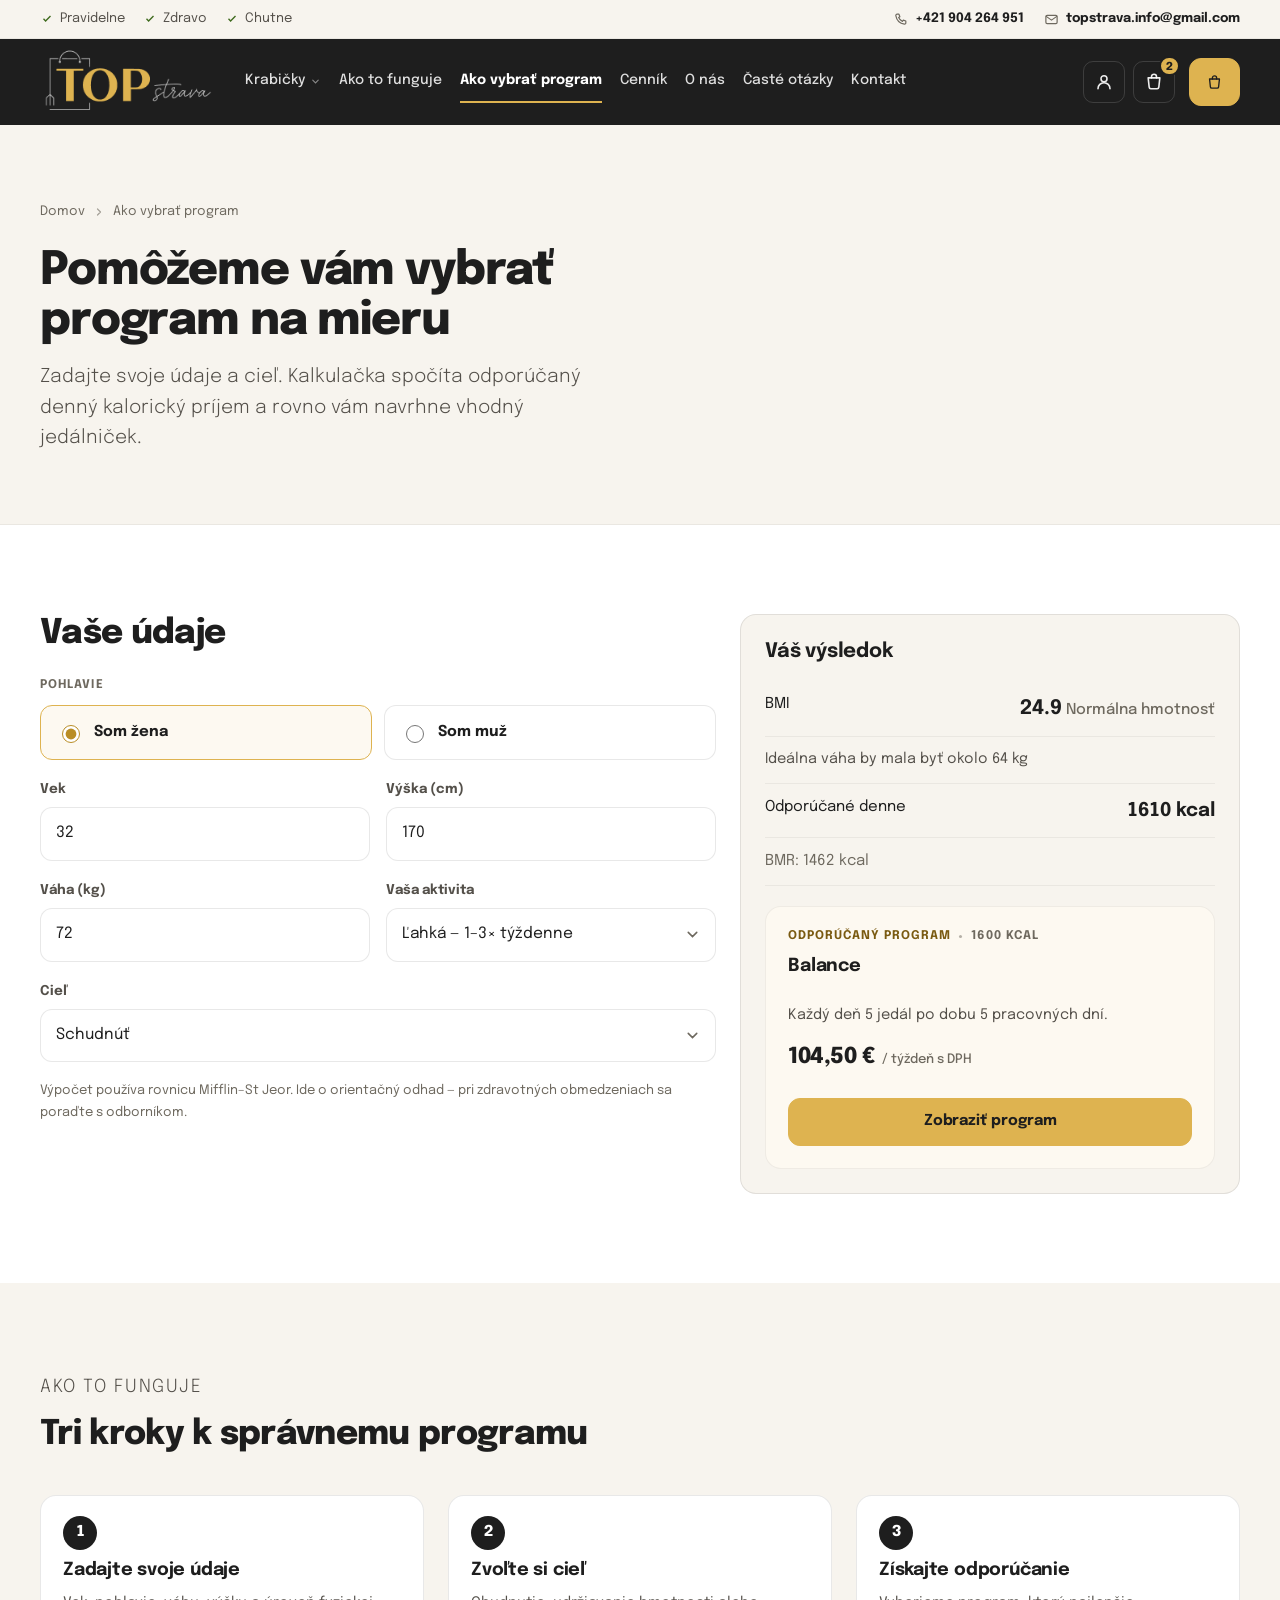
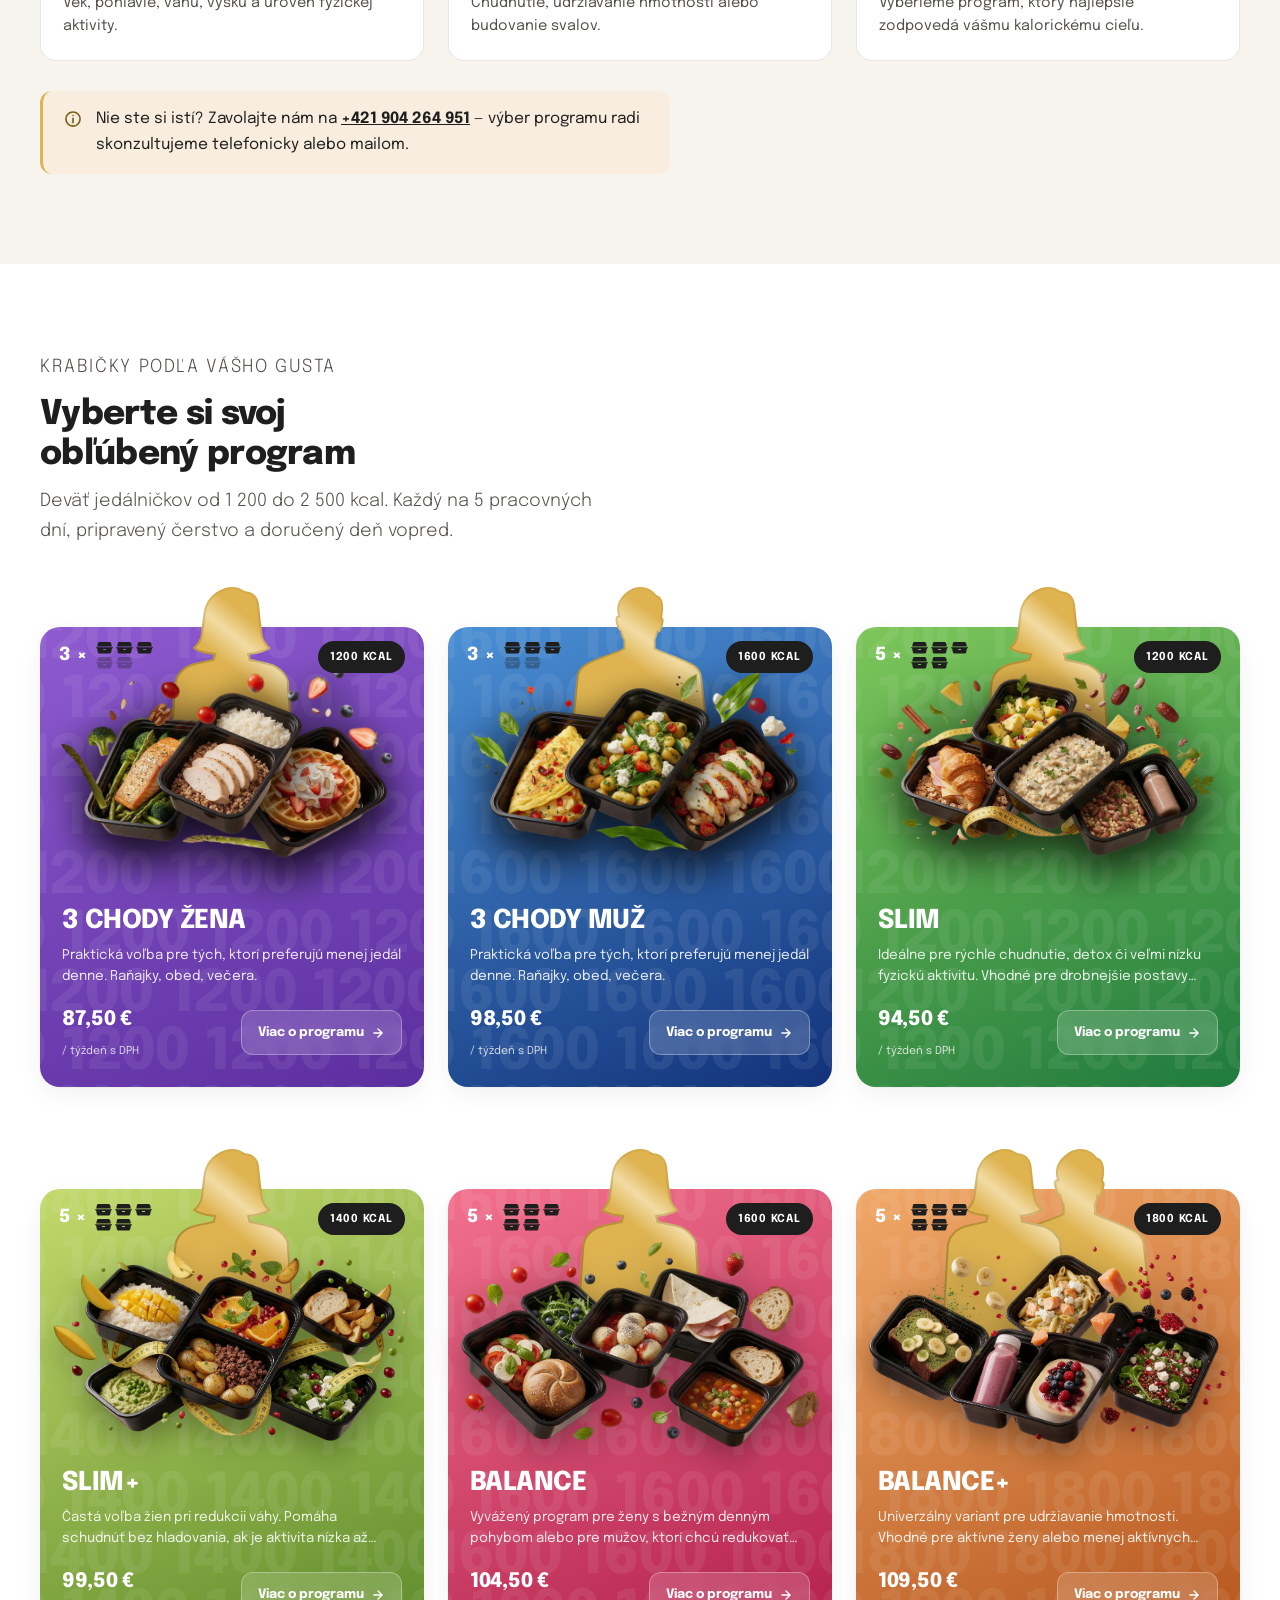
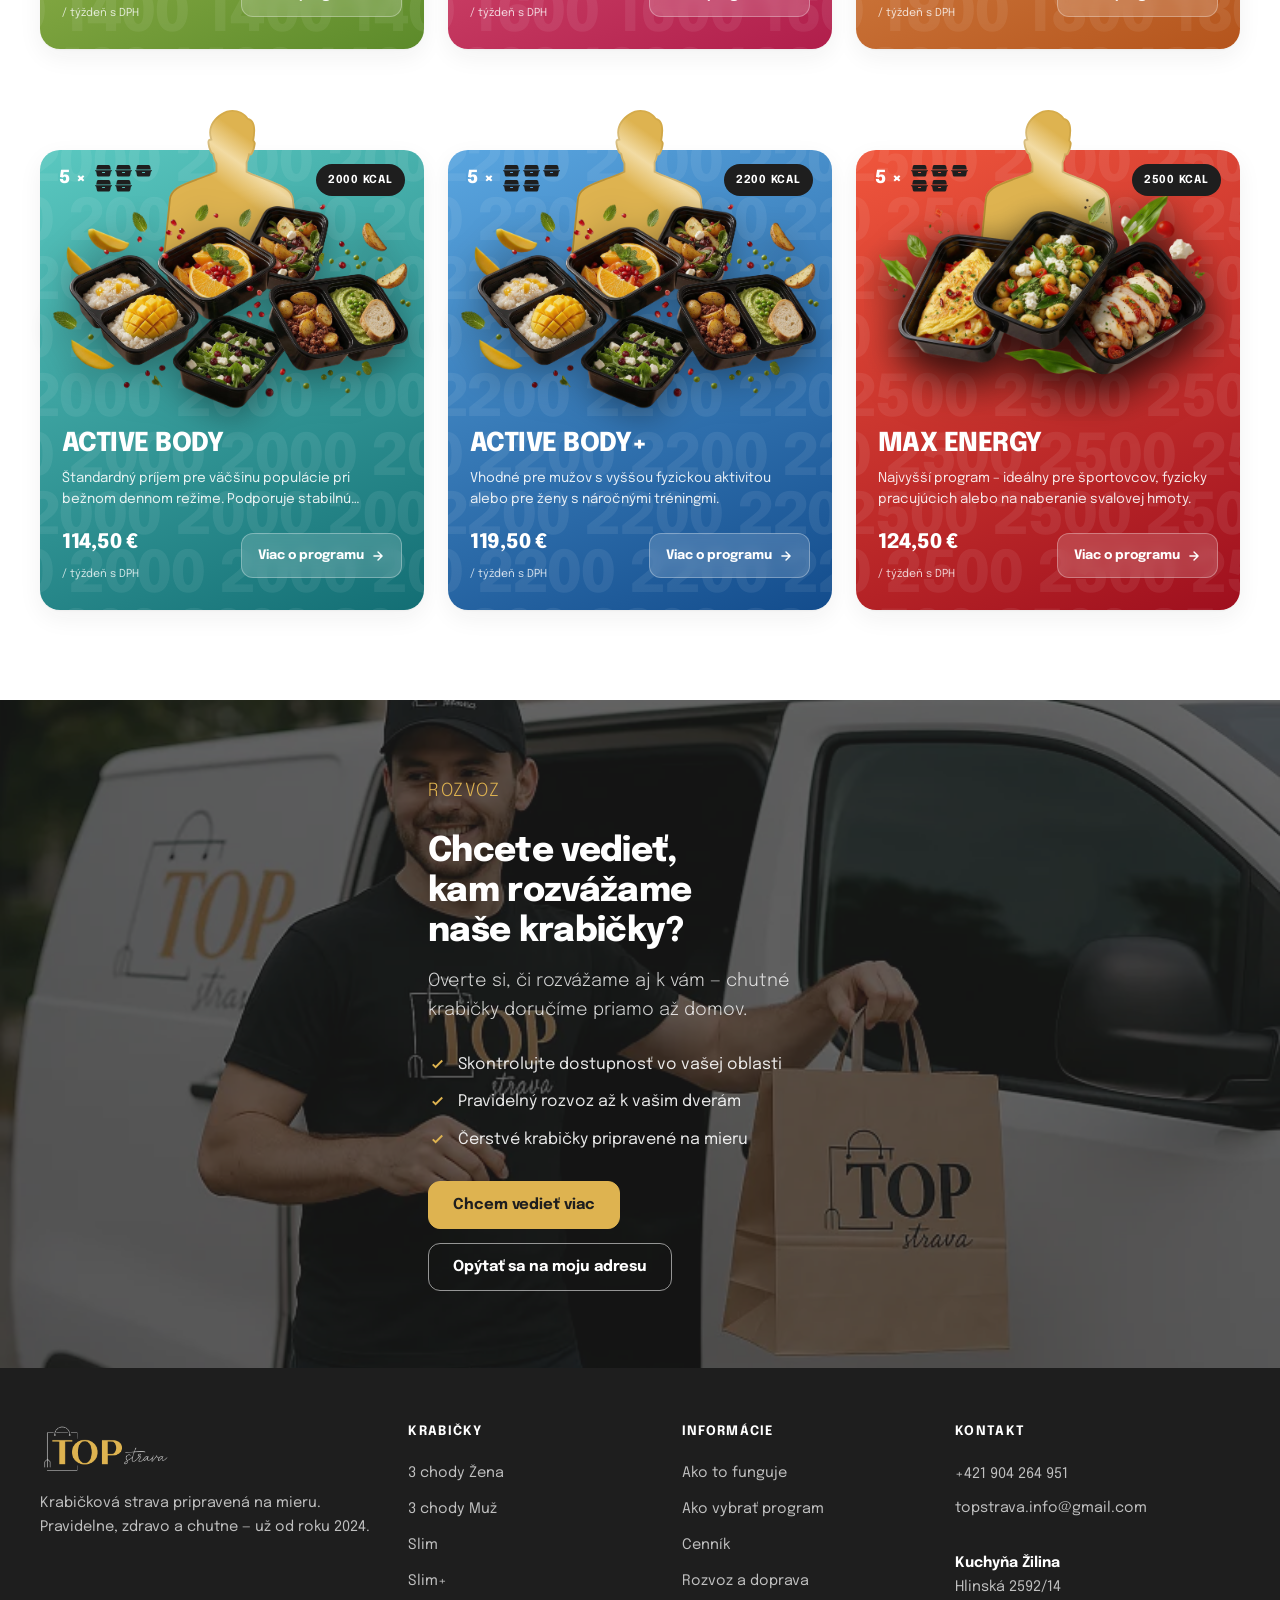
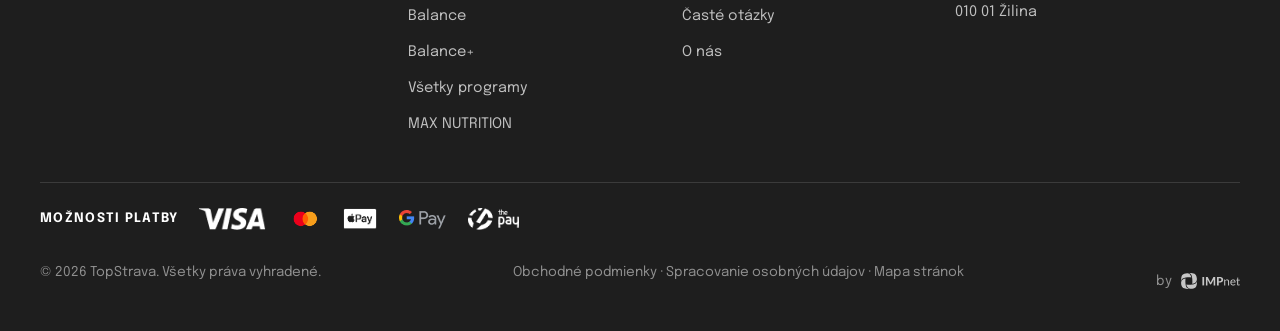
<file: ako-vybrat-program.html>
<!doctype html>
<html lang="sk">
<head>
<meta charset="utf-8">
<meta name="viewport" content="width=device-width, initial-scale=1">
<title>Ako vybrať program — kalorická kalkulačka | TopStrava</title>
<meta name="description" content="Spočítajte si denný kalorický príjem a nájdite program krabičkovej stravy, ktorý zodpovedá vášmu cieľu.">
<link rel="preload" href="assets/fonts/epilogue-regular.woff2" as="font" type="font/woff2" crossorigin>
<link rel="preload" href="assets/fonts/epilogue-800.woff2" as="font" type="font/woff2" crossorigin>
<link rel="stylesheet" href="assets/css/site.css?v=7b78254f">

</head>
<body>
  <a class="skip" href="#main">Preskočiť na obsah</a>

  <div class="utilbar">
    <div class="container utilbar__inner">
      <ul class="utilbar__claims">
        <li><svg viewBox="0 0 20 20" fill="currentColor" aria-hidden="true"><path d="M8 14.2 4.3 10.5l1.4-1.4L8 11.4l6.3-6.3 1.4 1.4z"/></svg>Pravidelne</li>
        <li><svg viewBox="0 0 20 20" fill="currentColor" aria-hidden="true"><path d="M8 14.2 4.3 10.5l1.4-1.4L8 11.4l6.3-6.3 1.4 1.4z"/></svg>Zdravo</li>
        <li><svg viewBox="0 0 20 20" fill="currentColor" aria-hidden="true"><path d="M8 14.2 4.3 10.5l1.4-1.4L8 11.4l6.3-6.3 1.4 1.4z"/></svg>Chutne</li>
      </ul>
      <div class="utilbar__contact">
        <a href="tel:+421904264951"><svg viewBox="0 0 24 24" fill="none" stroke="currentColor" stroke-width="1.9" stroke-linecap="round" stroke-linejoin="round" aria-hidden="true"><path d="M6.5 3.5h3l1.5 4-2 1.4a12 12 0 0 0 6.1 6.1l1.4-2 4 1.5v3a2 2 0 0 1-2.2 2A17 17 0 0 1 4.5 5.7a2 2 0 0 1 2-2.2z"/></svg><span>+421 904 264 951</span></a>
        <a href="mailto:topstrava.info@gmail.com"><svg viewBox="0 0 24 24" fill="none" stroke="currentColor" stroke-width="1.9" stroke-linecap="round" stroke-linejoin="round" aria-hidden="true"><rect x="3" y="5.5" width="18" height="13" rx="2"/><path d="m3.5 7 8.5 6 8.5-6"/></svg><span>topstrava.info@gmail.com</span></a>
      </div>
    </div>
  </div>

  <header class="masthead">
    <div class="container masthead__inner">
      <a class="masthead__logo" href="index.html" aria-label="TopStrava — domov">
        <img src="assets/img/logo.png?v=8825ca9b" alt="TopStrava" width="118" height="46">
      </a>

      <nav class="nav" id="nav" aria-label="Hlavná navigácia">
        <ul class="nav__list">
          <li>
            <a class="nav__link" href="programy.html">Krabičky<svg class="nav__caret" viewBox="0 0 24 24" fill="none" stroke="currentColor" stroke-width="2.4" stroke-linecap="round" aria-hidden="true"><path d="m6 9 6 6 6-6"/></svg></a>
            <div class="nav__panel">
              <div>
                <p class="label label--gold">Naša ponuka</p>
                <ul class="nav__progs">
                  <li class="nav__promo">
                    <a href="max-nutrition.html">
                      <span class="nav__promo-text">
                        <span class="nav__promo-tag">Špeciálny program</span>
                        <b>MAX NUTRITION</b>
                        <span class="nav__promo-sub">Obedy a večere · veľkosti M / L / XL · rozvoz 3× týždenne</span>
                      </span>
                      <span class="nav__promo-go" aria-hidden="true"><svg viewBox="0 0 24 24" fill="none" stroke="currentColor" stroke-width="2.4" stroke-linecap="round" stroke-linejoin="round" aria-hidden="true"><path d="M5 12h13M12 5l7 7-7 7"/></svg></span>
                    </a>
                  </li>
                  <li><a href="program.html?program=3-chody-zena" style="--g1:#8E5BD0;--g2:#5B2E9E">3 chody Žena<span>1200 kcal · 3 jedál</span></a></li>
                  <li><a href="program.html?program=3-chody-muz" style="--g1:#4A8FD4;--g2:#12327A">3 chody Muž<span>1600 kcal · 3 jedál</span></a></li>
                  <li><a href="program.html?program=slim" style="--g1:#7DC65A;--g2:#1F7A3D">Slim<span>1200 kcal · 5 jedál</span></a></li>
                  <li><a href="program.html?program=slim-plus" style="--g1:#C3D96B;--g2:#5C8A2A">Slim+<span>1400 kcal · 5 jedál</span></a></li>
                  <li><a href="program.html?program=balance" style="--g1:#F2718D;--g2:#B01E4B">Balance<span>1600 kcal · 5 jedál</span></a></li>
                  <li><a href="program.html?program=balance-plus" style="--g1:#F0A868;--g2:#B4541C">Balance+<span>1800 kcal · 5 jedál</span></a></li>
                  <li><a href="program.html?program=active-body" style="--g1:#5AC8C0;--g2:#136E74">Active body<span>2000 kcal · 5 jedál</span></a></li>
                  <li><a href="program.html?program=active-body-plus" style="--g1:#5AA6E0;--g2:#134C8C">Active body+<span>2200 kcal · 5 jedál</span></a></li>
                  <li><a href="program.html?program=max-energy" style="--g1:#F0563C;--g2:#9E0F1E">Max energy<span>2500 kcal · 5 jedál</span></a></li>
                </ul>
              </div>
              <div class="nav__aside">
                <p class="label">Pomôžeme vám vybrať</p>
                <ul>
                  <li><a href="ako-vybrat-program.html">Ako vybrať program?</a></li>
                  <li><a href="programy.html#jedalnicek">Vzorový jedálniček</a></li>
                  <li><a href="kontakt.html#contact-form">Nutričné poradenstvo</a></li>
                  <li><a href="programy.html#poukazy">🎁 Darčekové poukážky</a></li>
                  <li><a href="ako-to-funguje.html#rozvoz">Rozvoz a odberné miesta</a></li>
                  <li><a href="o-nas.html#referencie">Referencie</a></li>
                </ul>
              </div>
            </div>
          </li>
          <li><a class="nav__link" href="ako-to-funguje.html">Ako to funguje</a></li>
          <li><a class="nav__link" href="ako-vybrat-program.html" aria-current="page">Ako vybrať program</a></li>
          <li><a class="nav__link" href="programy.html#cennik">Cenník</a></li>
          <li><a class="nav__link" href="o-nas.html">O nás</a></li>
          <li><a class="nav__link" href="faq.html">Časté otázky</a></li>
          <li><a class="nav__link" href="kontakt.html">Kontakt</a></li>
        </ul>
      </nav>

      <div class="masthead__actions">
        <button class="icon-btn nav-toggle" type="button" aria-expanded="false"
                aria-controls="nav" aria-label="Otvoriť menu"><svg viewBox="0 0 24 24" fill="none" stroke="currentColor" stroke-width="2" stroke-linecap="round" aria-hidden="true"><path d="M4 7h16M4 12h16M4 17h16"/></svg></button>
        <a class="icon-btn" href="kontakt.html" aria-label="Môj účet"><svg viewBox="0 0 24 24" fill="none" stroke="currentColor" stroke-width="1.9" stroke-linecap="round" aria-hidden="true"><circle cx="12" cy="8" r="3.6"/><path d="M4.8 20a7.2 7.2 0 0 1 14.4 0"/></svg></a>
        <a class="icon-btn" href="dokoncenie-objednavky.html" aria-label="Košík, 2 položky">
          <svg viewBox="0 0 24 24" fill="none" stroke="currentColor" stroke-width="1.9" stroke-linecap="round" stroke-linejoin="round" aria-hidden="true"><path d="M5 7h14l-1.2 11.2a2 2 0 0 1-2 1.8H8.2a2 2 0 0 1-2-1.8z"/><path d="M9 7V5.6a3 3 0 0 1 6 0V7"/></svg><span class="cart-count">2</span>
        </a>
        <a class="btn btn--primary masthead__cta" href="programy.html">
          <svg viewBox="0 0 24 24" fill="none" stroke="currentColor" stroke-width="1.9" stroke-linecap="round" stroke-linejoin="round" aria-hidden="true"><path d="M5 7h14l-1.2 11.2a2 2 0 0 1-2 1.8H8.2a2 2 0 0 1-2-1.8z"/><path d="M9 7V5.6a3 3 0 0 1 6 0V7"/></svg><span>Objednať krabičky</span>
        </a>
      </div>
    </div>
  </header>

<main id="main">
  <section class="pagetop">
    <div class="container">
      <ul class="breadcrumb">
        <li><a href="index.html">Domov</a></li>
        <li><svg viewBox="0 0 24 24" fill="none" stroke="currentColor" stroke-width="2.4" stroke-linecap="round" stroke-linejoin="round" aria-hidden="true"><path d="m9 6 6 6-6 6"/></svg></li>
        <li>Ako vybrať program</li>
      </ul>
      <div class="pagetop__inner">
        <h1>Pomôžeme vám vybrať program na mieru</h1>
        <p class="lede">Zadajte svoje údaje a cieľ. Kalkulačka spočíta odporúčaný denný kalorický príjem a rovno vám navrhne vhodný jedálniček.</p>
      </div>
    </div>
  </section>

  <section class="section">
    <div class="container">
      <div class="grid grid--calc">
        <form id="calc" novalidate>
          <h2 style="margin-bottom:22px">Vaše údaje</h2>

          <div class="field">
            <span class="label" style="margin-bottom:2px">Pohlavie</span>
            <div class="radio-cards">
              <label class="radio-card"><input type="radio" name="sex" value="f" checked><span>Som žena</span></label>
              <label class="radio-card"><input type="radio" name="sex" value="m"><span>Som muž</span></label>
            </div>
          </div>

          <div class="field-row">
            <div class="field">
              <label for="age">Vek</label>
              <input class="input" id="age" type="number" min="15" max="99" value="32" inputmode="numeric">
            </div>
            <div class="field">
              <label for="height">Výška (cm)</label>
              <input class="input" id="height" type="number" min="130" max="220" value="170" inputmode="numeric">
            </div>
          </div>

          <div class="field-row">
            <div class="field">
              <label for="weight">Váha (kg)</label>
              <input class="input" id="weight" type="number" min="35" max="200" value="72" inputmode="numeric">
            </div>
            <div class="field">
              <label for="activity">Vaša aktivita</label>
              <select class="select" id="activity">
                <option value="1.2">Sedavá — bez cvičenia</option>
                <option value="1.375" selected>Ľahká — 1–3× týždenne</option>
                <option value="1.55">Stredná — 3–5× týždenne</option>
                <option value="1.725">Vysoká — 6–7× týždenne</option>
                <option value="1.9">Veľmi vysoká — fyzická práca</option>
              </select>
            </div>
          </div>

          <div class="field">
            <label for="goal">Cieľ</label>
            <select class="select" id="goal">
              <option value="keep">Zdravo sa stravovať / udržať váhu</option>
              <option value="lose" selected>Schudnúť</option>
              <option value="gain">Nabrať svalovú hmotu</option>
            </select>
          </div>

          <p class="form-note">Výpočet používa rovnicu Mifflin–St Jeor. Ide o orientačný odhad — pri zdravotných obmedzeniach sa poraďte s odborníkom.</p>
        </form>

        <aside class="rail" aria-label="Výsledok výpočtu" aria-live="polite">
          <h3>Váš výsledok</h3>
          <div class="rail__line">
            <span>BMI</span>
            <span><strong id="out-bmi" style="font-size:20px">—</strong> <span id="out-bmi-note" style="font-weight:500;color:var(--text-3)"></span></span>
          </div>
          <p class="card__text" id="out-ideal" style="padding:11px 0;border-bottom:1px solid var(--line-soft)">—</p>
          <div class="rail__line"><span>Odporúčané denne</span><span id="out-kcal" style="font-size:19px">—</span></div>
          <div class="rail__line"><span id="out-bmr" style="color:var(--text-3)">—</span><span></span></div>
          <div id="recommendation" class="card card--tint" style="margin-top:20px;box-shadow:none" hidden>
            <div class="card__body" id="out-rec"></div>
          </div>
        </aside>
      </div>
    </div>
  </section>

  <section class="section section--tint">
    <div class="container">
      <div class="section-head">
        <p class="label label--gold">Ako to funguje</p>
        <h2>Tri kroky k správnemu programu</h2>
      </div>
      <div class="grid grid--3">
        <div class="card card--flat">
          <div class="card__body">
            <span class="card__step">1</span>
            <h3 class="card__title">Zadajte svoje údaje</h3>
            <p class="card__text">Vek, pohlavie, váhu, výšku a úroveň fyzickej aktivity.</p>
          </div>
        </div>
        <div class="card card--flat">
          <div class="card__body">
            <span class="card__step">2</span>
            <h3 class="card__title">Zvoľte si cieľ</h3>
            <p class="card__text">Chudnutie, udržiavanie hmotnosti alebo budovanie svalov.</p>
          </div>
        </div>
        <div class="card card--flat">
          <div class="card__body">
            <span class="card__step">3</span>
            <h3 class="card__title">Získajte odporúčanie</h3>
            <p class="card__text">Vyberieme program, ktorý najlepšie zodpovedá vášmu kalorickému cieľu.</p>
          </div>
        </div>
      </div>
      <div class="notice" style="margin-top:30px;max-width:70ch">
        <svg viewBox="0 0 24 24" fill="none" stroke="currentColor" stroke-width="1.9" stroke-linecap="round" stroke-linejoin="round" aria-hidden="true"><circle cx="12" cy="12" r="8.5"/><path d="M12 11v5.5M12 7.8h.01"/></svg>
        <span>Nie ste si istí? Zavolajte nám na <a href="tel:+421904264951"><strong>+421 904 264 951</strong></a> — výber programu radi skonzultujeme telefonicky alebo mailom.</span>
      </div>
    </div>
  </section>

  <section class="section">
    <div class="container">
      <div class="section-head">
        <p class="label label--gold">Krabičky podľa vášho gusta</p>
        <h2>Vyberte si svoj obľúbený program</h2>
        <p>Deväť jedálničkov od 1 200 do 2 500 kcal. Každý na 5 pracovných dní, pripravený čerstvo a doručený deň vopred.</p>
      </div>
      <div class="grid grid--programs">
        <a class="pcard" href="program.html?program=3-chody-zena" id="3-chody-zena"
           style="--g1:#8E5BD0;--g2:#5B2E9E">
          <span class="pcard__plate" aria-hidden="true"><span class="pcard__wm"><span>1200 1200 1200 1200 1200 </span><span class="is-off">1200 1200 1200 1200 1200 </span><span>1200 1200 1200 1200 1200 </span><span class="is-off">1200 1200 1200 1200 1200 </span><span>1200 1200 1200 1200 1200 </span><span class="is-off">1200 1200 1200 1200 1200 </span><span>1200 1200 1200 1200 1200 </span><span class="is-off">1200 1200 1200 1200 1200 </span><span>1200 1200 1200 1200 1200 </span></span></span>
          <div class="pcard__art">
            <img class="pcard__figure" src="assets/img/programy_karty/woman.svg?v=d86fb04a" alt="" aria-hidden="true" loading="lazy">
            <img class="pcard__food" src="assets/img/programy_karty/3_chody_zena.png?v=577b4cbf" alt="3 chody Žena — ukážka jedál" loading="lazy">
            <p class="pcard__meals"><b>3 ×</b><span class="pcard__boxes"><span class="pcard__box is-on"><svg viewBox="0 0 21 15" fill="currentColor" aria-hidden="true"><path d="M19.3108 5.5035L1.8864 5.50698C1.71683 5.50698 1.65389 5.48432 1.50879 5.47212L2.29373 1.49572C2.48429 0.53867 3.42832 0 4.37934 0L16.449 0.00348653C17.657 -0.026149 18.4611 0.852458 18.6692 1.99255L19.3108 5.50524V5.5035Z"/><path d="M16.5663 14.1117H4.2414C3.32534 14.1117 2.45124 13.4475 2.28341 12.5741L1.32015 7.59189C1.00547 7.5762 0.67331 7.63373 0.363877 7.564C0.0981497 7.50298 -0.00849087 7.2659 0.000250159 7.01835C0.00724299 6.84228 0.13661 6.53198 0.423316 6.53198H20.4088C20.72 6.53198 20.8389 6.87541 20.8336 7.07588C20.8249 7.33389 20.6553 7.58666 20.3686 7.5884L19.5015 7.59189L18.6571 12.1715C18.4666 13.2035 17.7271 14.11 16.568 14.11L16.5663 14.1117ZM11.7849 9.69253C12.1485 9.69253 12.3618 9.43278 12.3461 9.15037C12.3304 8.86796 12.1258 8.64308 11.8199 8.64308H9.00876C8.68359 8.64308 8.46856 8.90806 8.4843 9.20964C8.49653 9.45893 8.70807 9.68904 9.0175 9.68904H11.7867L11.7849 9.69253Z"/></svg></span><span class="pcard__box is-on"><svg viewBox="0 0 21 15" fill="currentColor" aria-hidden="true"><path d="M19.3108 5.5035L1.8864 5.50698C1.71683 5.50698 1.65389 5.48432 1.50879 5.47212L2.29373 1.49572C2.48429 0.53867 3.42832 0 4.37934 0L16.449 0.00348653C17.657 -0.026149 18.4611 0.852458 18.6692 1.99255L19.3108 5.50524V5.5035Z"/><path d="M16.5663 14.1117H4.2414C3.32534 14.1117 2.45124 13.4475 2.28341 12.5741L1.32015 7.59189C1.00547 7.5762 0.67331 7.63373 0.363877 7.564C0.0981497 7.50298 -0.00849087 7.2659 0.000250159 7.01835C0.00724299 6.84228 0.13661 6.53198 0.423316 6.53198H20.4088C20.72 6.53198 20.8389 6.87541 20.8336 7.07588C20.8249 7.33389 20.6553 7.58666 20.3686 7.5884L19.5015 7.59189L18.6571 12.1715C18.4666 13.2035 17.7271 14.11 16.568 14.11L16.5663 14.1117ZM11.7849 9.69253C12.1485 9.69253 12.3618 9.43278 12.3461 9.15037C12.3304 8.86796 12.1258 8.64308 11.8199 8.64308H9.00876C8.68359 8.64308 8.46856 8.90806 8.4843 9.20964C8.49653 9.45893 8.70807 9.68904 9.0175 9.68904H11.7867L11.7849 9.69253Z"/></svg></span><span class="pcard__box is-on"><svg viewBox="0 0 21 15" fill="currentColor" aria-hidden="true"><path d="M19.3108 5.5035L1.8864 5.50698C1.71683 5.50698 1.65389 5.48432 1.50879 5.47212L2.29373 1.49572C2.48429 0.53867 3.42832 0 4.37934 0L16.449 0.00348653C17.657 -0.026149 18.4611 0.852458 18.6692 1.99255L19.3108 5.50524V5.5035Z"/><path d="M16.5663 14.1117H4.2414C3.32534 14.1117 2.45124 13.4475 2.28341 12.5741L1.32015 7.59189C1.00547 7.5762 0.67331 7.63373 0.363877 7.564C0.0981497 7.50298 -0.00849087 7.2659 0.000250159 7.01835C0.00724299 6.84228 0.13661 6.53198 0.423316 6.53198H20.4088C20.72 6.53198 20.8389 6.87541 20.8336 7.07588C20.8249 7.33389 20.6553 7.58666 20.3686 7.5884L19.5015 7.59189L18.6571 12.1715C18.4666 13.2035 17.7271 14.11 16.568 14.11L16.5663 14.1117ZM11.7849 9.69253C12.1485 9.69253 12.3618 9.43278 12.3461 9.15037C12.3304 8.86796 12.1258 8.64308 11.8199 8.64308H9.00876C8.68359 8.64308 8.46856 8.90806 8.4843 9.20964C8.49653 9.45893 8.70807 9.68904 9.0175 9.68904H11.7867L11.7849 9.69253Z"/></svg></span><span class="pcard__box"><svg viewBox="0 0 21 15" fill="currentColor" aria-hidden="true"><path d="M19.3108 5.5035L1.8864 5.50698C1.71683 5.50698 1.65389 5.48432 1.50879 5.47212L2.29373 1.49572C2.48429 0.53867 3.42832 0 4.37934 0L16.449 0.00348653C17.657 -0.026149 18.4611 0.852458 18.6692 1.99255L19.3108 5.50524V5.5035Z"/><path d="M16.5663 14.1117H4.2414C3.32534 14.1117 2.45124 13.4475 2.28341 12.5741L1.32015 7.59189C1.00547 7.5762 0.67331 7.63373 0.363877 7.564C0.0981497 7.50298 -0.00849087 7.2659 0.000250159 7.01835C0.00724299 6.84228 0.13661 6.53198 0.423316 6.53198H20.4088C20.72 6.53198 20.8389 6.87541 20.8336 7.07588C20.8249 7.33389 20.6553 7.58666 20.3686 7.5884L19.5015 7.59189L18.6571 12.1715C18.4666 13.2035 17.7271 14.11 16.568 14.11L16.5663 14.1117ZM11.7849 9.69253C12.1485 9.69253 12.3618 9.43278 12.3461 9.15037C12.3304 8.86796 12.1258 8.64308 11.8199 8.64308H9.00876C8.68359 8.64308 8.46856 8.90806 8.4843 9.20964C8.49653 9.45893 8.70807 9.68904 9.0175 9.68904H11.7867L11.7849 9.69253Z"/></svg></span><span class="pcard__box"><svg viewBox="0 0 21 15" fill="currentColor" aria-hidden="true"><path d="M19.3108 5.5035L1.8864 5.50698C1.71683 5.50698 1.65389 5.48432 1.50879 5.47212L2.29373 1.49572C2.48429 0.53867 3.42832 0 4.37934 0L16.449 0.00348653C17.657 -0.026149 18.4611 0.852458 18.6692 1.99255L19.3108 5.50524V5.5035Z"/><path d="M16.5663 14.1117H4.2414C3.32534 14.1117 2.45124 13.4475 2.28341 12.5741L1.32015 7.59189C1.00547 7.5762 0.67331 7.63373 0.363877 7.564C0.0981497 7.50298 -0.00849087 7.2659 0.000250159 7.01835C0.00724299 6.84228 0.13661 6.53198 0.423316 6.53198H20.4088C20.72 6.53198 20.8389 6.87541 20.8336 7.07588C20.8249 7.33389 20.6553 7.58666 20.3686 7.5884L19.5015 7.59189L18.6571 12.1715C18.4666 13.2035 17.7271 14.11 16.568 14.11L16.5663 14.1117ZM11.7849 9.69253C12.1485 9.69253 12.3618 9.43278 12.3461 9.15037C12.3304 8.86796 12.1258 8.64308 11.8199 8.64308H9.00876C8.68359 8.64308 8.46856 8.90806 8.4843 9.20964C8.49653 9.45893 8.70807 9.68904 9.0175 9.68904H11.7867L11.7849 9.69253Z"/></svg></span></span></p>
            <p class="pcard__kcal">1200 kcal</p>
          </div>
          <div class="pcard__body">
            <h3 class="pcard__title">3 chody Žena</h3>
            <p class="pcard__text">Praktická voľba pre tých, ktorí preferujú menej jedál denne. Raňajky, obed, večera.</p>
            <div class="pcard__foot">
              <p class="pcard__price"><b>87,50 €</b><span>/ týždeň s DPH</span></p>
              <span class="pcard__cta">Viac o programu <svg viewBox="0 0 24 24" fill="none" stroke="currentColor" stroke-width="2.4" stroke-linecap="round" stroke-linejoin="round" aria-hidden="true"><path d="M5 12h13M12 5l7 7-7 7"/></svg></span>
            </div>
          </div>
        </a>
        <a class="pcard" href="program.html?program=3-chody-muz" id="3-chody-muz"
           style="--g1:#4A8FD4;--g2:#12327A">
          <span class="pcard__plate" aria-hidden="true"><span class="pcard__wm"><span>1600 1600 1600 1600 1600 </span><span class="is-off">1600 1600 1600 1600 1600 </span><span>1600 1600 1600 1600 1600 </span><span class="is-off">1600 1600 1600 1600 1600 </span><span>1600 1600 1600 1600 1600 </span><span class="is-off">1600 1600 1600 1600 1600 </span><span>1600 1600 1600 1600 1600 </span><span class="is-off">1600 1600 1600 1600 1600 </span><span>1600 1600 1600 1600 1600 </span></span></span>
          <div class="pcard__art">
            <img class="pcard__figure" src="assets/img/programy_karty/man.svg?v=80951aa8" alt="" aria-hidden="true" loading="lazy">
            <img class="pcard__food" src="assets/img/programy_karty/3_chody_muz.png?v=1727d235" alt="3 chody Muž — ukážka jedál" loading="lazy">
            <p class="pcard__meals"><b>3 ×</b><span class="pcard__boxes"><span class="pcard__box is-on"><svg viewBox="0 0 21 15" fill="currentColor" aria-hidden="true"><path d="M19.3108 5.5035L1.8864 5.50698C1.71683 5.50698 1.65389 5.48432 1.50879 5.47212L2.29373 1.49572C2.48429 0.53867 3.42832 0 4.37934 0L16.449 0.00348653C17.657 -0.026149 18.4611 0.852458 18.6692 1.99255L19.3108 5.50524V5.5035Z"/><path d="M16.5663 14.1117H4.2414C3.32534 14.1117 2.45124 13.4475 2.28341 12.5741L1.32015 7.59189C1.00547 7.5762 0.67331 7.63373 0.363877 7.564C0.0981497 7.50298 -0.00849087 7.2659 0.000250159 7.01835C0.00724299 6.84228 0.13661 6.53198 0.423316 6.53198H20.4088C20.72 6.53198 20.8389 6.87541 20.8336 7.07588C20.8249 7.33389 20.6553 7.58666 20.3686 7.5884L19.5015 7.59189L18.6571 12.1715C18.4666 13.2035 17.7271 14.11 16.568 14.11L16.5663 14.1117ZM11.7849 9.69253C12.1485 9.69253 12.3618 9.43278 12.3461 9.15037C12.3304 8.86796 12.1258 8.64308 11.8199 8.64308H9.00876C8.68359 8.64308 8.46856 8.90806 8.4843 9.20964C8.49653 9.45893 8.70807 9.68904 9.0175 9.68904H11.7867L11.7849 9.69253Z"/></svg></span><span class="pcard__box is-on"><svg viewBox="0 0 21 15" fill="currentColor" aria-hidden="true"><path d="M19.3108 5.5035L1.8864 5.50698C1.71683 5.50698 1.65389 5.48432 1.50879 5.47212L2.29373 1.49572C2.48429 0.53867 3.42832 0 4.37934 0L16.449 0.00348653C17.657 -0.026149 18.4611 0.852458 18.6692 1.99255L19.3108 5.50524V5.5035Z"/><path d="M16.5663 14.1117H4.2414C3.32534 14.1117 2.45124 13.4475 2.28341 12.5741L1.32015 7.59189C1.00547 7.5762 0.67331 7.63373 0.363877 7.564C0.0981497 7.50298 -0.00849087 7.2659 0.000250159 7.01835C0.00724299 6.84228 0.13661 6.53198 0.423316 6.53198H20.4088C20.72 6.53198 20.8389 6.87541 20.8336 7.07588C20.8249 7.33389 20.6553 7.58666 20.3686 7.5884L19.5015 7.59189L18.6571 12.1715C18.4666 13.2035 17.7271 14.11 16.568 14.11L16.5663 14.1117ZM11.7849 9.69253C12.1485 9.69253 12.3618 9.43278 12.3461 9.15037C12.3304 8.86796 12.1258 8.64308 11.8199 8.64308H9.00876C8.68359 8.64308 8.46856 8.90806 8.4843 9.20964C8.49653 9.45893 8.70807 9.68904 9.0175 9.68904H11.7867L11.7849 9.69253Z"/></svg></span><span class="pcard__box is-on"><svg viewBox="0 0 21 15" fill="currentColor" aria-hidden="true"><path d="M19.3108 5.5035L1.8864 5.50698C1.71683 5.50698 1.65389 5.48432 1.50879 5.47212L2.29373 1.49572C2.48429 0.53867 3.42832 0 4.37934 0L16.449 0.00348653C17.657 -0.026149 18.4611 0.852458 18.6692 1.99255L19.3108 5.50524V5.5035Z"/><path d="M16.5663 14.1117H4.2414C3.32534 14.1117 2.45124 13.4475 2.28341 12.5741L1.32015 7.59189C1.00547 7.5762 0.67331 7.63373 0.363877 7.564C0.0981497 7.50298 -0.00849087 7.2659 0.000250159 7.01835C0.00724299 6.84228 0.13661 6.53198 0.423316 6.53198H20.4088C20.72 6.53198 20.8389 6.87541 20.8336 7.07588C20.8249 7.33389 20.6553 7.58666 20.3686 7.5884L19.5015 7.59189L18.6571 12.1715C18.4666 13.2035 17.7271 14.11 16.568 14.11L16.5663 14.1117ZM11.7849 9.69253C12.1485 9.69253 12.3618 9.43278 12.3461 9.15037C12.3304 8.86796 12.1258 8.64308 11.8199 8.64308H9.00876C8.68359 8.64308 8.46856 8.90806 8.4843 9.20964C8.49653 9.45893 8.70807 9.68904 9.0175 9.68904H11.7867L11.7849 9.69253Z"/></svg></span><span class="pcard__box"><svg viewBox="0 0 21 15" fill="currentColor" aria-hidden="true"><path d="M19.3108 5.5035L1.8864 5.50698C1.71683 5.50698 1.65389 5.48432 1.50879 5.47212L2.29373 1.49572C2.48429 0.53867 3.42832 0 4.37934 0L16.449 0.00348653C17.657 -0.026149 18.4611 0.852458 18.6692 1.99255L19.3108 5.50524V5.5035Z"/><path d="M16.5663 14.1117H4.2414C3.32534 14.1117 2.45124 13.4475 2.28341 12.5741L1.32015 7.59189C1.00547 7.5762 0.67331 7.63373 0.363877 7.564C0.0981497 7.50298 -0.00849087 7.2659 0.000250159 7.01835C0.00724299 6.84228 0.13661 6.53198 0.423316 6.53198H20.4088C20.72 6.53198 20.8389 6.87541 20.8336 7.07588C20.8249 7.33389 20.6553 7.58666 20.3686 7.5884L19.5015 7.59189L18.6571 12.1715C18.4666 13.2035 17.7271 14.11 16.568 14.11L16.5663 14.1117ZM11.7849 9.69253C12.1485 9.69253 12.3618 9.43278 12.3461 9.15037C12.3304 8.86796 12.1258 8.64308 11.8199 8.64308H9.00876C8.68359 8.64308 8.46856 8.90806 8.4843 9.20964C8.49653 9.45893 8.70807 9.68904 9.0175 9.68904H11.7867L11.7849 9.69253Z"/></svg></span><span class="pcard__box"><svg viewBox="0 0 21 15" fill="currentColor" aria-hidden="true"><path d="M19.3108 5.5035L1.8864 5.50698C1.71683 5.50698 1.65389 5.48432 1.50879 5.47212L2.29373 1.49572C2.48429 0.53867 3.42832 0 4.37934 0L16.449 0.00348653C17.657 -0.026149 18.4611 0.852458 18.6692 1.99255L19.3108 5.50524V5.5035Z"/><path d="M16.5663 14.1117H4.2414C3.32534 14.1117 2.45124 13.4475 2.28341 12.5741L1.32015 7.59189C1.00547 7.5762 0.67331 7.63373 0.363877 7.564C0.0981497 7.50298 -0.00849087 7.2659 0.000250159 7.01835C0.00724299 6.84228 0.13661 6.53198 0.423316 6.53198H20.4088C20.72 6.53198 20.8389 6.87541 20.8336 7.07588C20.8249 7.33389 20.6553 7.58666 20.3686 7.5884L19.5015 7.59189L18.6571 12.1715C18.4666 13.2035 17.7271 14.11 16.568 14.11L16.5663 14.1117ZM11.7849 9.69253C12.1485 9.69253 12.3618 9.43278 12.3461 9.15037C12.3304 8.86796 12.1258 8.64308 11.8199 8.64308H9.00876C8.68359 8.64308 8.46856 8.90806 8.4843 9.20964C8.49653 9.45893 8.70807 9.68904 9.0175 9.68904H11.7867L11.7849 9.69253Z"/></svg></span></span></p>
            <p class="pcard__kcal">1600 kcal</p>
          </div>
          <div class="pcard__body">
            <h3 class="pcard__title">3 chody Muž</h3>
            <p class="pcard__text">Praktická voľba pre tých, ktorí preferujú menej jedál denne. Raňajky, obed, večera.</p>
            <div class="pcard__foot">
              <p class="pcard__price"><b>98,50 €</b><span>/ týždeň s DPH</span></p>
              <span class="pcard__cta">Viac o programu <svg viewBox="0 0 24 24" fill="none" stroke="currentColor" stroke-width="2.4" stroke-linecap="round" stroke-linejoin="round" aria-hidden="true"><path d="M5 12h13M12 5l7 7-7 7"/></svg></span>
            </div>
          </div>
        </a>
        <a class="pcard" href="program.html?program=slim" id="slim"
           style="--g1:#7DC65A;--g2:#1F7A3D">
          <span class="pcard__plate" aria-hidden="true"><span class="pcard__wm"><span>1200 1200 1200 1200 1200 </span><span class="is-off">1200 1200 1200 1200 1200 </span><span>1200 1200 1200 1200 1200 </span><span class="is-off">1200 1200 1200 1200 1200 </span><span>1200 1200 1200 1200 1200 </span><span class="is-off">1200 1200 1200 1200 1200 </span><span>1200 1200 1200 1200 1200 </span><span class="is-off">1200 1200 1200 1200 1200 </span><span>1200 1200 1200 1200 1200 </span></span></span>
          <div class="pcard__art">
            <img class="pcard__figure" src="assets/img/programy_karty/woman.svg?v=d86fb04a" alt="" aria-hidden="true" loading="lazy">
            <img class="pcard__food" src="assets/img/programy_karty/slim.png?v=b41c9a85" alt="Slim — ukážka jedál" loading="lazy">
            <p class="pcard__meals"><b>5 ×</b><span class="pcard__boxes"><span class="pcard__box is-on"><svg viewBox="0 0 21 15" fill="currentColor" aria-hidden="true"><path d="M19.3108 5.5035L1.8864 5.50698C1.71683 5.50698 1.65389 5.48432 1.50879 5.47212L2.29373 1.49572C2.48429 0.53867 3.42832 0 4.37934 0L16.449 0.00348653C17.657 -0.026149 18.4611 0.852458 18.6692 1.99255L19.3108 5.50524V5.5035Z"/><path d="M16.5663 14.1117H4.2414C3.32534 14.1117 2.45124 13.4475 2.28341 12.5741L1.32015 7.59189C1.00547 7.5762 0.67331 7.63373 0.363877 7.564C0.0981497 7.50298 -0.00849087 7.2659 0.000250159 7.01835C0.00724299 6.84228 0.13661 6.53198 0.423316 6.53198H20.4088C20.72 6.53198 20.8389 6.87541 20.8336 7.07588C20.8249 7.33389 20.6553 7.58666 20.3686 7.5884L19.5015 7.59189L18.6571 12.1715C18.4666 13.2035 17.7271 14.11 16.568 14.11L16.5663 14.1117ZM11.7849 9.69253C12.1485 9.69253 12.3618 9.43278 12.3461 9.15037C12.3304 8.86796 12.1258 8.64308 11.8199 8.64308H9.00876C8.68359 8.64308 8.46856 8.90806 8.4843 9.20964C8.49653 9.45893 8.70807 9.68904 9.0175 9.68904H11.7867L11.7849 9.69253Z"/></svg></span><span class="pcard__box is-on"><svg viewBox="0 0 21 15" fill="currentColor" aria-hidden="true"><path d="M19.3108 5.5035L1.8864 5.50698C1.71683 5.50698 1.65389 5.48432 1.50879 5.47212L2.29373 1.49572C2.48429 0.53867 3.42832 0 4.37934 0L16.449 0.00348653C17.657 -0.026149 18.4611 0.852458 18.6692 1.99255L19.3108 5.50524V5.5035Z"/><path d="M16.5663 14.1117H4.2414C3.32534 14.1117 2.45124 13.4475 2.28341 12.5741L1.32015 7.59189C1.00547 7.5762 0.67331 7.63373 0.363877 7.564C0.0981497 7.50298 -0.00849087 7.2659 0.000250159 7.01835C0.00724299 6.84228 0.13661 6.53198 0.423316 6.53198H20.4088C20.72 6.53198 20.8389 6.87541 20.8336 7.07588C20.8249 7.33389 20.6553 7.58666 20.3686 7.5884L19.5015 7.59189L18.6571 12.1715C18.4666 13.2035 17.7271 14.11 16.568 14.11L16.5663 14.1117ZM11.7849 9.69253C12.1485 9.69253 12.3618 9.43278 12.3461 9.15037C12.3304 8.86796 12.1258 8.64308 11.8199 8.64308H9.00876C8.68359 8.64308 8.46856 8.90806 8.4843 9.20964C8.49653 9.45893 8.70807 9.68904 9.0175 9.68904H11.7867L11.7849 9.69253Z"/></svg></span><span class="pcard__box is-on"><svg viewBox="0 0 21 15" fill="currentColor" aria-hidden="true"><path d="M19.3108 5.5035L1.8864 5.50698C1.71683 5.50698 1.65389 5.48432 1.50879 5.47212L2.29373 1.49572C2.48429 0.53867 3.42832 0 4.37934 0L16.449 0.00348653C17.657 -0.026149 18.4611 0.852458 18.6692 1.99255L19.3108 5.50524V5.5035Z"/><path d="M16.5663 14.1117H4.2414C3.32534 14.1117 2.45124 13.4475 2.28341 12.5741L1.32015 7.59189C1.00547 7.5762 0.67331 7.63373 0.363877 7.564C0.0981497 7.50298 -0.00849087 7.2659 0.000250159 7.01835C0.00724299 6.84228 0.13661 6.53198 0.423316 6.53198H20.4088C20.72 6.53198 20.8389 6.87541 20.8336 7.07588C20.8249 7.33389 20.6553 7.58666 20.3686 7.5884L19.5015 7.59189L18.6571 12.1715C18.4666 13.2035 17.7271 14.11 16.568 14.11L16.5663 14.1117ZM11.7849 9.69253C12.1485 9.69253 12.3618 9.43278 12.3461 9.15037C12.3304 8.86796 12.1258 8.64308 11.8199 8.64308H9.00876C8.68359 8.64308 8.46856 8.90806 8.4843 9.20964C8.49653 9.45893 8.70807 9.68904 9.0175 9.68904H11.7867L11.7849 9.69253Z"/></svg></span><span class="pcard__box is-on"><svg viewBox="0 0 21 15" fill="currentColor" aria-hidden="true"><path d="M19.3108 5.5035L1.8864 5.50698C1.71683 5.50698 1.65389 5.48432 1.50879 5.47212L2.29373 1.49572C2.48429 0.53867 3.42832 0 4.37934 0L16.449 0.00348653C17.657 -0.026149 18.4611 0.852458 18.6692 1.99255L19.3108 5.50524V5.5035Z"/><path d="M16.5663 14.1117H4.2414C3.32534 14.1117 2.45124 13.4475 2.28341 12.5741L1.32015 7.59189C1.00547 7.5762 0.67331 7.63373 0.363877 7.564C0.0981497 7.50298 -0.00849087 7.2659 0.000250159 7.01835C0.00724299 6.84228 0.13661 6.53198 0.423316 6.53198H20.4088C20.72 6.53198 20.8389 6.87541 20.8336 7.07588C20.8249 7.33389 20.6553 7.58666 20.3686 7.5884L19.5015 7.59189L18.6571 12.1715C18.4666 13.2035 17.7271 14.11 16.568 14.11L16.5663 14.1117ZM11.7849 9.69253C12.1485 9.69253 12.3618 9.43278 12.3461 9.15037C12.3304 8.86796 12.1258 8.64308 11.8199 8.64308H9.00876C8.68359 8.64308 8.46856 8.90806 8.4843 9.20964C8.49653 9.45893 8.70807 9.68904 9.0175 9.68904H11.7867L11.7849 9.69253Z"/></svg></span><span class="pcard__box is-on"><svg viewBox="0 0 21 15" fill="currentColor" aria-hidden="true"><path d="M19.3108 5.5035L1.8864 5.50698C1.71683 5.50698 1.65389 5.48432 1.50879 5.47212L2.29373 1.49572C2.48429 0.53867 3.42832 0 4.37934 0L16.449 0.00348653C17.657 -0.026149 18.4611 0.852458 18.6692 1.99255L19.3108 5.50524V5.5035Z"/><path d="M16.5663 14.1117H4.2414C3.32534 14.1117 2.45124 13.4475 2.28341 12.5741L1.32015 7.59189C1.00547 7.5762 0.67331 7.63373 0.363877 7.564C0.0981497 7.50298 -0.00849087 7.2659 0.000250159 7.01835C0.00724299 6.84228 0.13661 6.53198 0.423316 6.53198H20.4088C20.72 6.53198 20.8389 6.87541 20.8336 7.07588C20.8249 7.33389 20.6553 7.58666 20.3686 7.5884L19.5015 7.59189L18.6571 12.1715C18.4666 13.2035 17.7271 14.11 16.568 14.11L16.5663 14.1117ZM11.7849 9.69253C12.1485 9.69253 12.3618 9.43278 12.3461 9.15037C12.3304 8.86796 12.1258 8.64308 11.8199 8.64308H9.00876C8.68359 8.64308 8.46856 8.90806 8.4843 9.20964C8.49653 9.45893 8.70807 9.68904 9.0175 9.68904H11.7867L11.7849 9.69253Z"/></svg></span></span></p>
            <p class="pcard__kcal">1200 kcal</p>
          </div>
          <div class="pcard__body">
            <h3 class="pcard__title">Slim</h3>
            <p class="pcard__text">Ideálne pre rýchle chudnutie, detox či veľmi nízku fyzickú aktivitu. Vhodné pre drobnejšie postavy alebo ako štart.</p>
            <div class="pcard__foot">
              <p class="pcard__price"><b>94,50 €</b><span>/ týždeň s DPH</span></p>
              <span class="pcard__cta">Viac o programu <svg viewBox="0 0 24 24" fill="none" stroke="currentColor" stroke-width="2.4" stroke-linecap="round" stroke-linejoin="round" aria-hidden="true"><path d="M5 12h13M12 5l7 7-7 7"/></svg></span>
            </div>
          </div>
        </a>
        <a class="pcard" href="program.html?program=slim-plus" id="slim-plus"
           style="--g1:#C3D96B;--g2:#5C8A2A">
          <span class="pcard__plate" aria-hidden="true"><span class="pcard__wm"><span>1400 1400 1400 1400 1400 </span><span class="is-off">1400 1400 1400 1400 1400 </span><span>1400 1400 1400 1400 1400 </span><span class="is-off">1400 1400 1400 1400 1400 </span><span>1400 1400 1400 1400 1400 </span><span class="is-off">1400 1400 1400 1400 1400 </span><span>1400 1400 1400 1400 1400 </span><span class="is-off">1400 1400 1400 1400 1400 </span><span>1400 1400 1400 1400 1400 </span></span></span>
          <div class="pcard__art">
            <img class="pcard__figure" src="assets/img/programy_karty/woman.svg?v=d86fb04a" alt="" aria-hidden="true" loading="lazy">
            <img class="pcard__food" src="assets/img/programy_karty/slim+.png?v=b3ca4e56" alt="Slim+ — ukážka jedál" loading="lazy">
            <p class="pcard__meals"><b>5 ×</b><span class="pcard__boxes"><span class="pcard__box is-on"><svg viewBox="0 0 21 15" fill="currentColor" aria-hidden="true"><path d="M19.3108 5.5035L1.8864 5.50698C1.71683 5.50698 1.65389 5.48432 1.50879 5.47212L2.29373 1.49572C2.48429 0.53867 3.42832 0 4.37934 0L16.449 0.00348653C17.657 -0.026149 18.4611 0.852458 18.6692 1.99255L19.3108 5.50524V5.5035Z"/><path d="M16.5663 14.1117H4.2414C3.32534 14.1117 2.45124 13.4475 2.28341 12.5741L1.32015 7.59189C1.00547 7.5762 0.67331 7.63373 0.363877 7.564C0.0981497 7.50298 -0.00849087 7.2659 0.000250159 7.01835C0.00724299 6.84228 0.13661 6.53198 0.423316 6.53198H20.4088C20.72 6.53198 20.8389 6.87541 20.8336 7.07588C20.8249 7.33389 20.6553 7.58666 20.3686 7.5884L19.5015 7.59189L18.6571 12.1715C18.4666 13.2035 17.7271 14.11 16.568 14.11L16.5663 14.1117ZM11.7849 9.69253C12.1485 9.69253 12.3618 9.43278 12.3461 9.15037C12.3304 8.86796 12.1258 8.64308 11.8199 8.64308H9.00876C8.68359 8.64308 8.46856 8.90806 8.4843 9.20964C8.49653 9.45893 8.70807 9.68904 9.0175 9.68904H11.7867L11.7849 9.69253Z"/></svg></span><span class="pcard__box is-on"><svg viewBox="0 0 21 15" fill="currentColor" aria-hidden="true"><path d="M19.3108 5.5035L1.8864 5.50698C1.71683 5.50698 1.65389 5.48432 1.50879 5.47212L2.29373 1.49572C2.48429 0.53867 3.42832 0 4.37934 0L16.449 0.00348653C17.657 -0.026149 18.4611 0.852458 18.6692 1.99255L19.3108 5.50524V5.5035Z"/><path d="M16.5663 14.1117H4.2414C3.32534 14.1117 2.45124 13.4475 2.28341 12.5741L1.32015 7.59189C1.00547 7.5762 0.67331 7.63373 0.363877 7.564C0.0981497 7.50298 -0.00849087 7.2659 0.000250159 7.01835C0.00724299 6.84228 0.13661 6.53198 0.423316 6.53198H20.4088C20.72 6.53198 20.8389 6.87541 20.8336 7.07588C20.8249 7.33389 20.6553 7.58666 20.3686 7.5884L19.5015 7.59189L18.6571 12.1715C18.4666 13.2035 17.7271 14.11 16.568 14.11L16.5663 14.1117ZM11.7849 9.69253C12.1485 9.69253 12.3618 9.43278 12.3461 9.15037C12.3304 8.86796 12.1258 8.64308 11.8199 8.64308H9.00876C8.68359 8.64308 8.46856 8.90806 8.4843 9.20964C8.49653 9.45893 8.70807 9.68904 9.0175 9.68904H11.7867L11.7849 9.69253Z"/></svg></span><span class="pcard__box is-on"><svg viewBox="0 0 21 15" fill="currentColor" aria-hidden="true"><path d="M19.3108 5.5035L1.8864 5.50698C1.71683 5.50698 1.65389 5.48432 1.50879 5.47212L2.29373 1.49572C2.48429 0.53867 3.42832 0 4.37934 0L16.449 0.00348653C17.657 -0.026149 18.4611 0.852458 18.6692 1.99255L19.3108 5.50524V5.5035Z"/><path d="M16.5663 14.1117H4.2414C3.32534 14.1117 2.45124 13.4475 2.28341 12.5741L1.32015 7.59189C1.00547 7.5762 0.67331 7.63373 0.363877 7.564C0.0981497 7.50298 -0.00849087 7.2659 0.000250159 7.01835C0.00724299 6.84228 0.13661 6.53198 0.423316 6.53198H20.4088C20.72 6.53198 20.8389 6.87541 20.8336 7.07588C20.8249 7.33389 20.6553 7.58666 20.3686 7.5884L19.5015 7.59189L18.6571 12.1715C18.4666 13.2035 17.7271 14.11 16.568 14.11L16.5663 14.1117ZM11.7849 9.69253C12.1485 9.69253 12.3618 9.43278 12.3461 9.15037C12.3304 8.86796 12.1258 8.64308 11.8199 8.64308H9.00876C8.68359 8.64308 8.46856 8.90806 8.4843 9.20964C8.49653 9.45893 8.70807 9.68904 9.0175 9.68904H11.7867L11.7849 9.69253Z"/></svg></span><span class="pcard__box is-on"><svg viewBox="0 0 21 15" fill="currentColor" aria-hidden="true"><path d="M19.3108 5.5035L1.8864 5.50698C1.71683 5.50698 1.65389 5.48432 1.50879 5.47212L2.29373 1.49572C2.48429 0.53867 3.42832 0 4.37934 0L16.449 0.00348653C17.657 -0.026149 18.4611 0.852458 18.6692 1.99255L19.3108 5.50524V5.5035Z"/><path d="M16.5663 14.1117H4.2414C3.32534 14.1117 2.45124 13.4475 2.28341 12.5741L1.32015 7.59189C1.00547 7.5762 0.67331 7.63373 0.363877 7.564C0.0981497 7.50298 -0.00849087 7.2659 0.000250159 7.01835C0.00724299 6.84228 0.13661 6.53198 0.423316 6.53198H20.4088C20.72 6.53198 20.8389 6.87541 20.8336 7.07588C20.8249 7.33389 20.6553 7.58666 20.3686 7.5884L19.5015 7.59189L18.6571 12.1715C18.4666 13.2035 17.7271 14.11 16.568 14.11L16.5663 14.1117ZM11.7849 9.69253C12.1485 9.69253 12.3618 9.43278 12.3461 9.15037C12.3304 8.86796 12.1258 8.64308 11.8199 8.64308H9.00876C8.68359 8.64308 8.46856 8.90806 8.4843 9.20964C8.49653 9.45893 8.70807 9.68904 9.0175 9.68904H11.7867L11.7849 9.69253Z"/></svg></span><span class="pcard__box is-on"><svg viewBox="0 0 21 15" fill="currentColor" aria-hidden="true"><path d="M19.3108 5.5035L1.8864 5.50698C1.71683 5.50698 1.65389 5.48432 1.50879 5.47212L2.29373 1.49572C2.48429 0.53867 3.42832 0 4.37934 0L16.449 0.00348653C17.657 -0.026149 18.4611 0.852458 18.6692 1.99255L19.3108 5.50524V5.5035Z"/><path d="M16.5663 14.1117H4.2414C3.32534 14.1117 2.45124 13.4475 2.28341 12.5741L1.32015 7.59189C1.00547 7.5762 0.67331 7.63373 0.363877 7.564C0.0981497 7.50298 -0.00849087 7.2659 0.000250159 7.01835C0.00724299 6.84228 0.13661 6.53198 0.423316 6.53198H20.4088C20.72 6.53198 20.8389 6.87541 20.8336 7.07588C20.8249 7.33389 20.6553 7.58666 20.3686 7.5884L19.5015 7.59189L18.6571 12.1715C18.4666 13.2035 17.7271 14.11 16.568 14.11L16.5663 14.1117ZM11.7849 9.69253C12.1485 9.69253 12.3618 9.43278 12.3461 9.15037C12.3304 8.86796 12.1258 8.64308 11.8199 8.64308H9.00876C8.68359 8.64308 8.46856 8.90806 8.4843 9.20964C8.49653 9.45893 8.70807 9.68904 9.0175 9.68904H11.7867L11.7849 9.69253Z"/></svg></span></span></p>
            <p class="pcard__kcal">1400 kcal</p>
          </div>
          <div class="pcard__body">
            <h3 class="pcard__title">Slim+</h3>
            <p class="pcard__text">Častá voľba žien pri redukcii váhy. Pomáha schudnúť bez hladovania, ak je aktivita nízka až stredná.</p>
            <div class="pcard__foot">
              <p class="pcard__price"><b>99,50 €</b><span>/ týždeň s DPH</span></p>
              <span class="pcard__cta">Viac o programu <svg viewBox="0 0 24 24" fill="none" stroke="currentColor" stroke-width="2.4" stroke-linecap="round" stroke-linejoin="round" aria-hidden="true"><path d="M5 12h13M12 5l7 7-7 7"/></svg></span>
            </div>
          </div>
        </a>
        <a class="pcard" href="program.html?program=balance" id="balance"
           style="--g1:#F2718D;--g2:#B01E4B">
          <span class="pcard__plate" aria-hidden="true"><span class="pcard__wm"><span>1600 1600 1600 1600 1600 </span><span class="is-off">1600 1600 1600 1600 1600 </span><span>1600 1600 1600 1600 1600 </span><span class="is-off">1600 1600 1600 1600 1600 </span><span>1600 1600 1600 1600 1600 </span><span class="is-off">1600 1600 1600 1600 1600 </span><span>1600 1600 1600 1600 1600 </span><span class="is-off">1600 1600 1600 1600 1600 </span><span>1600 1600 1600 1600 1600 </span></span></span>
          <div class="pcard__art">
            <img class="pcard__figure" src="assets/img/programy_karty/woman.svg?v=d86fb04a" alt="" aria-hidden="true" loading="lazy">
            <img class="pcard__food" src="assets/img/programy_karty/balance.png?v=663dbcad" alt="Balance — ukážka jedál" loading="lazy">
            <p class="pcard__meals"><b>5 ×</b><span class="pcard__boxes"><span class="pcard__box is-on"><svg viewBox="0 0 21 15" fill="currentColor" aria-hidden="true"><path d="M19.3108 5.5035L1.8864 5.50698C1.71683 5.50698 1.65389 5.48432 1.50879 5.47212L2.29373 1.49572C2.48429 0.53867 3.42832 0 4.37934 0L16.449 0.00348653C17.657 -0.026149 18.4611 0.852458 18.6692 1.99255L19.3108 5.50524V5.5035Z"/><path d="M16.5663 14.1117H4.2414C3.32534 14.1117 2.45124 13.4475 2.28341 12.5741L1.32015 7.59189C1.00547 7.5762 0.67331 7.63373 0.363877 7.564C0.0981497 7.50298 -0.00849087 7.2659 0.000250159 7.01835C0.00724299 6.84228 0.13661 6.53198 0.423316 6.53198H20.4088C20.72 6.53198 20.8389 6.87541 20.8336 7.07588C20.8249 7.33389 20.6553 7.58666 20.3686 7.5884L19.5015 7.59189L18.6571 12.1715C18.4666 13.2035 17.7271 14.11 16.568 14.11L16.5663 14.1117ZM11.7849 9.69253C12.1485 9.69253 12.3618 9.43278 12.3461 9.15037C12.3304 8.86796 12.1258 8.64308 11.8199 8.64308H9.00876C8.68359 8.64308 8.46856 8.90806 8.4843 9.20964C8.49653 9.45893 8.70807 9.68904 9.0175 9.68904H11.7867L11.7849 9.69253Z"/></svg></span><span class="pcard__box is-on"><svg viewBox="0 0 21 15" fill="currentColor" aria-hidden="true"><path d="M19.3108 5.5035L1.8864 5.50698C1.71683 5.50698 1.65389 5.48432 1.50879 5.47212L2.29373 1.49572C2.48429 0.53867 3.42832 0 4.37934 0L16.449 0.00348653C17.657 -0.026149 18.4611 0.852458 18.6692 1.99255L19.3108 5.50524V5.5035Z"/><path d="M16.5663 14.1117H4.2414C3.32534 14.1117 2.45124 13.4475 2.28341 12.5741L1.32015 7.59189C1.00547 7.5762 0.67331 7.63373 0.363877 7.564C0.0981497 7.50298 -0.00849087 7.2659 0.000250159 7.01835C0.00724299 6.84228 0.13661 6.53198 0.423316 6.53198H20.4088C20.72 6.53198 20.8389 6.87541 20.8336 7.07588C20.8249 7.33389 20.6553 7.58666 20.3686 7.5884L19.5015 7.59189L18.6571 12.1715C18.4666 13.2035 17.7271 14.11 16.568 14.11L16.5663 14.1117ZM11.7849 9.69253C12.1485 9.69253 12.3618 9.43278 12.3461 9.15037C12.3304 8.86796 12.1258 8.64308 11.8199 8.64308H9.00876C8.68359 8.64308 8.46856 8.90806 8.4843 9.20964C8.49653 9.45893 8.70807 9.68904 9.0175 9.68904H11.7867L11.7849 9.69253Z"/></svg></span><span class="pcard__box is-on"><svg viewBox="0 0 21 15" fill="currentColor" aria-hidden="true"><path d="M19.3108 5.5035L1.8864 5.50698C1.71683 5.50698 1.65389 5.48432 1.50879 5.47212L2.29373 1.49572C2.48429 0.53867 3.42832 0 4.37934 0L16.449 0.00348653C17.657 -0.026149 18.4611 0.852458 18.6692 1.99255L19.3108 5.50524V5.5035Z"/><path d="M16.5663 14.1117H4.2414C3.32534 14.1117 2.45124 13.4475 2.28341 12.5741L1.32015 7.59189C1.00547 7.5762 0.67331 7.63373 0.363877 7.564C0.0981497 7.50298 -0.00849087 7.2659 0.000250159 7.01835C0.00724299 6.84228 0.13661 6.53198 0.423316 6.53198H20.4088C20.72 6.53198 20.8389 6.87541 20.8336 7.07588C20.8249 7.33389 20.6553 7.58666 20.3686 7.5884L19.5015 7.59189L18.6571 12.1715C18.4666 13.2035 17.7271 14.11 16.568 14.11L16.5663 14.1117ZM11.7849 9.69253C12.1485 9.69253 12.3618 9.43278 12.3461 9.15037C12.3304 8.86796 12.1258 8.64308 11.8199 8.64308H9.00876C8.68359 8.64308 8.46856 8.90806 8.4843 9.20964C8.49653 9.45893 8.70807 9.68904 9.0175 9.68904H11.7867L11.7849 9.69253Z"/></svg></span><span class="pcard__box is-on"><svg viewBox="0 0 21 15" fill="currentColor" aria-hidden="true"><path d="M19.3108 5.5035L1.8864 5.50698C1.71683 5.50698 1.65389 5.48432 1.50879 5.47212L2.29373 1.49572C2.48429 0.53867 3.42832 0 4.37934 0L16.449 0.00348653C17.657 -0.026149 18.4611 0.852458 18.6692 1.99255L19.3108 5.50524V5.5035Z"/><path d="M16.5663 14.1117H4.2414C3.32534 14.1117 2.45124 13.4475 2.28341 12.5741L1.32015 7.59189C1.00547 7.5762 0.67331 7.63373 0.363877 7.564C0.0981497 7.50298 -0.00849087 7.2659 0.000250159 7.01835C0.00724299 6.84228 0.13661 6.53198 0.423316 6.53198H20.4088C20.72 6.53198 20.8389 6.87541 20.8336 7.07588C20.8249 7.33389 20.6553 7.58666 20.3686 7.5884L19.5015 7.59189L18.6571 12.1715C18.4666 13.2035 17.7271 14.11 16.568 14.11L16.5663 14.1117ZM11.7849 9.69253C12.1485 9.69253 12.3618 9.43278 12.3461 9.15037C12.3304 8.86796 12.1258 8.64308 11.8199 8.64308H9.00876C8.68359 8.64308 8.46856 8.90806 8.4843 9.20964C8.49653 9.45893 8.70807 9.68904 9.0175 9.68904H11.7867L11.7849 9.69253Z"/></svg></span><span class="pcard__box is-on"><svg viewBox="0 0 21 15" fill="currentColor" aria-hidden="true"><path d="M19.3108 5.5035L1.8864 5.50698C1.71683 5.50698 1.65389 5.48432 1.50879 5.47212L2.29373 1.49572C2.48429 0.53867 3.42832 0 4.37934 0L16.449 0.00348653C17.657 -0.026149 18.4611 0.852458 18.6692 1.99255L19.3108 5.50524V5.5035Z"/><path d="M16.5663 14.1117H4.2414C3.32534 14.1117 2.45124 13.4475 2.28341 12.5741L1.32015 7.59189C1.00547 7.5762 0.67331 7.63373 0.363877 7.564C0.0981497 7.50298 -0.00849087 7.2659 0.000250159 7.01835C0.00724299 6.84228 0.13661 6.53198 0.423316 6.53198H20.4088C20.72 6.53198 20.8389 6.87541 20.8336 7.07588C20.8249 7.33389 20.6553 7.58666 20.3686 7.5884L19.5015 7.59189L18.6571 12.1715C18.4666 13.2035 17.7271 14.11 16.568 14.11L16.5663 14.1117ZM11.7849 9.69253C12.1485 9.69253 12.3618 9.43278 12.3461 9.15037C12.3304 8.86796 12.1258 8.64308 11.8199 8.64308H9.00876C8.68359 8.64308 8.46856 8.90806 8.4843 9.20964C8.49653 9.45893 8.70807 9.68904 9.0175 9.68904H11.7867L11.7849 9.69253Z"/></svg></span></span></p>
            <p class="pcard__kcal">1600 kcal</p>
          </div>
          <div class="pcard__body">
            <h3 class="pcard__title">Balance</h3>
            <p class="pcard__text">Vyvážený program pre ženy s bežným denným pohybom alebo pre mužov, ktorí chcú redukovať váhu.</p>
            <div class="pcard__foot">
              <p class="pcard__price"><b>104,50 €</b><span>/ týždeň s DPH</span></p>
              <span class="pcard__cta">Viac o programu <svg viewBox="0 0 24 24" fill="none" stroke="currentColor" stroke-width="2.4" stroke-linecap="round" stroke-linejoin="round" aria-hidden="true"><path d="M5 12h13M12 5l7 7-7 7"/></svg></span>
            </div>
          </div>
        </a>
        <a class="pcard" href="program.html?program=balance-plus" id="balance-plus"
           style="--g1:#F0A868;--g2:#B4541C">
          <span class="pcard__plate" aria-hidden="true"><span class="pcard__wm"><span>1800 1800 1800 1800 1800 </span><span class="is-off">1800 1800 1800 1800 1800 </span><span>1800 1800 1800 1800 1800 </span><span class="is-off">1800 1800 1800 1800 1800 </span><span>1800 1800 1800 1800 1800 </span><span class="is-off">1800 1800 1800 1800 1800 </span><span>1800 1800 1800 1800 1800 </span><span class="is-off">1800 1800 1800 1800 1800 </span><span>1800 1800 1800 1800 1800 </span></span></span>
          <div class="pcard__art">
            <img class="pcard__figure pcard__figure--pair" src="assets/img/programy_karty/zena+muz.svg?v=94b75930" alt="" aria-hidden="true" loading="lazy">
            <img class="pcard__food" src="assets/img/programy_karty/balance+.png?v=0805db19" alt="Balance+ — ukážka jedál" loading="lazy">
            <p class="pcard__meals"><b>5 ×</b><span class="pcard__boxes"><span class="pcard__box is-on"><svg viewBox="0 0 21 15" fill="currentColor" aria-hidden="true"><path d="M19.3108 5.5035L1.8864 5.50698C1.71683 5.50698 1.65389 5.48432 1.50879 5.47212L2.29373 1.49572C2.48429 0.53867 3.42832 0 4.37934 0L16.449 0.00348653C17.657 -0.026149 18.4611 0.852458 18.6692 1.99255L19.3108 5.50524V5.5035Z"/><path d="M16.5663 14.1117H4.2414C3.32534 14.1117 2.45124 13.4475 2.28341 12.5741L1.32015 7.59189C1.00547 7.5762 0.67331 7.63373 0.363877 7.564C0.0981497 7.50298 -0.00849087 7.2659 0.000250159 7.01835C0.00724299 6.84228 0.13661 6.53198 0.423316 6.53198H20.4088C20.72 6.53198 20.8389 6.87541 20.8336 7.07588C20.8249 7.33389 20.6553 7.58666 20.3686 7.5884L19.5015 7.59189L18.6571 12.1715C18.4666 13.2035 17.7271 14.11 16.568 14.11L16.5663 14.1117ZM11.7849 9.69253C12.1485 9.69253 12.3618 9.43278 12.3461 9.15037C12.3304 8.86796 12.1258 8.64308 11.8199 8.64308H9.00876C8.68359 8.64308 8.46856 8.90806 8.4843 9.20964C8.49653 9.45893 8.70807 9.68904 9.0175 9.68904H11.7867L11.7849 9.69253Z"/></svg></span><span class="pcard__box is-on"><svg viewBox="0 0 21 15" fill="currentColor" aria-hidden="true"><path d="M19.3108 5.5035L1.8864 5.50698C1.71683 5.50698 1.65389 5.48432 1.50879 5.47212L2.29373 1.49572C2.48429 0.53867 3.42832 0 4.37934 0L16.449 0.00348653C17.657 -0.026149 18.4611 0.852458 18.6692 1.99255L19.3108 5.50524V5.5035Z"/><path d="M16.5663 14.1117H4.2414C3.32534 14.1117 2.45124 13.4475 2.28341 12.5741L1.32015 7.59189C1.00547 7.5762 0.67331 7.63373 0.363877 7.564C0.0981497 7.50298 -0.00849087 7.2659 0.000250159 7.01835C0.00724299 6.84228 0.13661 6.53198 0.423316 6.53198H20.4088C20.72 6.53198 20.8389 6.87541 20.8336 7.07588C20.8249 7.33389 20.6553 7.58666 20.3686 7.5884L19.5015 7.59189L18.6571 12.1715C18.4666 13.2035 17.7271 14.11 16.568 14.11L16.5663 14.1117ZM11.7849 9.69253C12.1485 9.69253 12.3618 9.43278 12.3461 9.15037C12.3304 8.86796 12.1258 8.64308 11.8199 8.64308H9.00876C8.68359 8.64308 8.46856 8.90806 8.4843 9.20964C8.49653 9.45893 8.70807 9.68904 9.0175 9.68904H11.7867L11.7849 9.69253Z"/></svg></span><span class="pcard__box is-on"><svg viewBox="0 0 21 15" fill="currentColor" aria-hidden="true"><path d="M19.3108 5.5035L1.8864 5.50698C1.71683 5.50698 1.65389 5.48432 1.50879 5.47212L2.29373 1.49572C2.48429 0.53867 3.42832 0 4.37934 0L16.449 0.00348653C17.657 -0.026149 18.4611 0.852458 18.6692 1.99255L19.3108 5.50524V5.5035Z"/><path d="M16.5663 14.1117H4.2414C3.32534 14.1117 2.45124 13.4475 2.28341 12.5741L1.32015 7.59189C1.00547 7.5762 0.67331 7.63373 0.363877 7.564C0.0981497 7.50298 -0.00849087 7.2659 0.000250159 7.01835C0.00724299 6.84228 0.13661 6.53198 0.423316 6.53198H20.4088C20.72 6.53198 20.8389 6.87541 20.8336 7.07588C20.8249 7.33389 20.6553 7.58666 20.3686 7.5884L19.5015 7.59189L18.6571 12.1715C18.4666 13.2035 17.7271 14.11 16.568 14.11L16.5663 14.1117ZM11.7849 9.69253C12.1485 9.69253 12.3618 9.43278 12.3461 9.15037C12.3304 8.86796 12.1258 8.64308 11.8199 8.64308H9.00876C8.68359 8.64308 8.46856 8.90806 8.4843 9.20964C8.49653 9.45893 8.70807 9.68904 9.0175 9.68904H11.7867L11.7849 9.69253Z"/></svg></span><span class="pcard__box is-on"><svg viewBox="0 0 21 15" fill="currentColor" aria-hidden="true"><path d="M19.3108 5.5035L1.8864 5.50698C1.71683 5.50698 1.65389 5.48432 1.50879 5.47212L2.29373 1.49572C2.48429 0.53867 3.42832 0 4.37934 0L16.449 0.00348653C17.657 -0.026149 18.4611 0.852458 18.6692 1.99255L19.3108 5.50524V5.5035Z"/><path d="M16.5663 14.1117H4.2414C3.32534 14.1117 2.45124 13.4475 2.28341 12.5741L1.32015 7.59189C1.00547 7.5762 0.67331 7.63373 0.363877 7.564C0.0981497 7.50298 -0.00849087 7.2659 0.000250159 7.01835C0.00724299 6.84228 0.13661 6.53198 0.423316 6.53198H20.4088C20.72 6.53198 20.8389 6.87541 20.8336 7.07588C20.8249 7.33389 20.6553 7.58666 20.3686 7.5884L19.5015 7.59189L18.6571 12.1715C18.4666 13.2035 17.7271 14.11 16.568 14.11L16.5663 14.1117ZM11.7849 9.69253C12.1485 9.69253 12.3618 9.43278 12.3461 9.15037C12.3304 8.86796 12.1258 8.64308 11.8199 8.64308H9.00876C8.68359 8.64308 8.46856 8.90806 8.4843 9.20964C8.49653 9.45893 8.70807 9.68904 9.0175 9.68904H11.7867L11.7849 9.69253Z"/></svg></span><span class="pcard__box is-on"><svg viewBox="0 0 21 15" fill="currentColor" aria-hidden="true"><path d="M19.3108 5.5035L1.8864 5.50698C1.71683 5.50698 1.65389 5.48432 1.50879 5.47212L2.29373 1.49572C2.48429 0.53867 3.42832 0 4.37934 0L16.449 0.00348653C17.657 -0.026149 18.4611 0.852458 18.6692 1.99255L19.3108 5.50524V5.5035Z"/><path d="M16.5663 14.1117H4.2414C3.32534 14.1117 2.45124 13.4475 2.28341 12.5741L1.32015 7.59189C1.00547 7.5762 0.67331 7.63373 0.363877 7.564C0.0981497 7.50298 -0.00849087 7.2659 0.000250159 7.01835C0.00724299 6.84228 0.13661 6.53198 0.423316 6.53198H20.4088C20.72 6.53198 20.8389 6.87541 20.8336 7.07588C20.8249 7.33389 20.6553 7.58666 20.3686 7.5884L19.5015 7.59189L18.6571 12.1715C18.4666 13.2035 17.7271 14.11 16.568 14.11L16.5663 14.1117ZM11.7849 9.69253C12.1485 9.69253 12.3618 9.43278 12.3461 9.15037C12.3304 8.86796 12.1258 8.64308 11.8199 8.64308H9.00876C8.68359 8.64308 8.46856 8.90806 8.4843 9.20964C8.49653 9.45893 8.70807 9.68904 9.0175 9.68904H11.7867L11.7849 9.69253Z"/></svg></span></span></p>
            <p class="pcard__kcal">1800 kcal</p>
          </div>
          <div class="pcard__body">
            <h3 class="pcard__title">Balance+</h3>
            <p class="pcard__text">Univerzálny variant pre udržiavanie hmotnosti. Vhodné pre aktívne ženy alebo menej aktívnych mužov.</p>
            <div class="pcard__foot">
              <p class="pcard__price"><b>109,50 €</b><span>/ týždeň s DPH</span></p>
              <span class="pcard__cta">Viac o programu <svg viewBox="0 0 24 24" fill="none" stroke="currentColor" stroke-width="2.4" stroke-linecap="round" stroke-linejoin="round" aria-hidden="true"><path d="M5 12h13M12 5l7 7-7 7"/></svg></span>
            </div>
          </div>
        </a>
        <a class="pcard" href="program.html?program=active-body" id="active-body"
           style="--g1:#5AC8C0;--g2:#136E74">
          <span class="pcard__plate" aria-hidden="true"><span class="pcard__wm"><span>2000 2000 2000 2000 2000 </span><span class="is-off">2000 2000 2000 2000 2000 </span><span>2000 2000 2000 2000 2000 </span><span class="is-off">2000 2000 2000 2000 2000 </span><span>2000 2000 2000 2000 2000 </span><span class="is-off">2000 2000 2000 2000 2000 </span><span>2000 2000 2000 2000 2000 </span><span class="is-off">2000 2000 2000 2000 2000 </span><span>2000 2000 2000 2000 2000 </span></span></span>
          <div class="pcard__art">
            <img class="pcard__figure" src="assets/img/programy_karty/man.svg?v=80951aa8" alt="" aria-hidden="true" loading="lazy">
            <img class="pcard__food" src="assets/img/programy_karty/active_body.png?v=0277b6b5" alt="Active body — ukážka jedál" loading="lazy">
            <p class="pcard__meals"><b>5 ×</b><span class="pcard__boxes"><span class="pcard__box is-on"><svg viewBox="0 0 21 15" fill="currentColor" aria-hidden="true"><path d="M19.3108 5.5035L1.8864 5.50698C1.71683 5.50698 1.65389 5.48432 1.50879 5.47212L2.29373 1.49572C2.48429 0.53867 3.42832 0 4.37934 0L16.449 0.00348653C17.657 -0.026149 18.4611 0.852458 18.6692 1.99255L19.3108 5.50524V5.5035Z"/><path d="M16.5663 14.1117H4.2414C3.32534 14.1117 2.45124 13.4475 2.28341 12.5741L1.32015 7.59189C1.00547 7.5762 0.67331 7.63373 0.363877 7.564C0.0981497 7.50298 -0.00849087 7.2659 0.000250159 7.01835C0.00724299 6.84228 0.13661 6.53198 0.423316 6.53198H20.4088C20.72 6.53198 20.8389 6.87541 20.8336 7.07588C20.8249 7.33389 20.6553 7.58666 20.3686 7.5884L19.5015 7.59189L18.6571 12.1715C18.4666 13.2035 17.7271 14.11 16.568 14.11L16.5663 14.1117ZM11.7849 9.69253C12.1485 9.69253 12.3618 9.43278 12.3461 9.15037C12.3304 8.86796 12.1258 8.64308 11.8199 8.64308H9.00876C8.68359 8.64308 8.46856 8.90806 8.4843 9.20964C8.49653 9.45893 8.70807 9.68904 9.0175 9.68904H11.7867L11.7849 9.69253Z"/></svg></span><span class="pcard__box is-on"><svg viewBox="0 0 21 15" fill="currentColor" aria-hidden="true"><path d="M19.3108 5.5035L1.8864 5.50698C1.71683 5.50698 1.65389 5.48432 1.50879 5.47212L2.29373 1.49572C2.48429 0.53867 3.42832 0 4.37934 0L16.449 0.00348653C17.657 -0.026149 18.4611 0.852458 18.6692 1.99255L19.3108 5.50524V5.5035Z"/><path d="M16.5663 14.1117H4.2414C3.32534 14.1117 2.45124 13.4475 2.28341 12.5741L1.32015 7.59189C1.00547 7.5762 0.67331 7.63373 0.363877 7.564C0.0981497 7.50298 -0.00849087 7.2659 0.000250159 7.01835C0.00724299 6.84228 0.13661 6.53198 0.423316 6.53198H20.4088C20.72 6.53198 20.8389 6.87541 20.8336 7.07588C20.8249 7.33389 20.6553 7.58666 20.3686 7.5884L19.5015 7.59189L18.6571 12.1715C18.4666 13.2035 17.7271 14.11 16.568 14.11L16.5663 14.1117ZM11.7849 9.69253C12.1485 9.69253 12.3618 9.43278 12.3461 9.15037C12.3304 8.86796 12.1258 8.64308 11.8199 8.64308H9.00876C8.68359 8.64308 8.46856 8.90806 8.4843 9.20964C8.49653 9.45893 8.70807 9.68904 9.0175 9.68904H11.7867L11.7849 9.69253Z"/></svg></span><span class="pcard__box is-on"><svg viewBox="0 0 21 15" fill="currentColor" aria-hidden="true"><path d="M19.3108 5.5035L1.8864 5.50698C1.71683 5.50698 1.65389 5.48432 1.50879 5.47212L2.29373 1.49572C2.48429 0.53867 3.42832 0 4.37934 0L16.449 0.00348653C17.657 -0.026149 18.4611 0.852458 18.6692 1.99255L19.3108 5.50524V5.5035Z"/><path d="M16.5663 14.1117H4.2414C3.32534 14.1117 2.45124 13.4475 2.28341 12.5741L1.32015 7.59189C1.00547 7.5762 0.67331 7.63373 0.363877 7.564C0.0981497 7.50298 -0.00849087 7.2659 0.000250159 7.01835C0.00724299 6.84228 0.13661 6.53198 0.423316 6.53198H20.4088C20.72 6.53198 20.8389 6.87541 20.8336 7.07588C20.8249 7.33389 20.6553 7.58666 20.3686 7.5884L19.5015 7.59189L18.6571 12.1715C18.4666 13.2035 17.7271 14.11 16.568 14.11L16.5663 14.1117ZM11.7849 9.69253C12.1485 9.69253 12.3618 9.43278 12.3461 9.15037C12.3304 8.86796 12.1258 8.64308 11.8199 8.64308H9.00876C8.68359 8.64308 8.46856 8.90806 8.4843 9.20964C8.49653 9.45893 8.70807 9.68904 9.0175 9.68904H11.7867L11.7849 9.69253Z"/></svg></span><span class="pcard__box is-on"><svg viewBox="0 0 21 15" fill="currentColor" aria-hidden="true"><path d="M19.3108 5.5035L1.8864 5.50698C1.71683 5.50698 1.65389 5.48432 1.50879 5.47212L2.29373 1.49572C2.48429 0.53867 3.42832 0 4.37934 0L16.449 0.00348653C17.657 -0.026149 18.4611 0.852458 18.6692 1.99255L19.3108 5.50524V5.5035Z"/><path d="M16.5663 14.1117H4.2414C3.32534 14.1117 2.45124 13.4475 2.28341 12.5741L1.32015 7.59189C1.00547 7.5762 0.67331 7.63373 0.363877 7.564C0.0981497 7.50298 -0.00849087 7.2659 0.000250159 7.01835C0.00724299 6.84228 0.13661 6.53198 0.423316 6.53198H20.4088C20.72 6.53198 20.8389 6.87541 20.8336 7.07588C20.8249 7.33389 20.6553 7.58666 20.3686 7.5884L19.5015 7.59189L18.6571 12.1715C18.4666 13.2035 17.7271 14.11 16.568 14.11L16.5663 14.1117ZM11.7849 9.69253C12.1485 9.69253 12.3618 9.43278 12.3461 9.15037C12.3304 8.86796 12.1258 8.64308 11.8199 8.64308H9.00876C8.68359 8.64308 8.46856 8.90806 8.4843 9.20964C8.49653 9.45893 8.70807 9.68904 9.0175 9.68904H11.7867L11.7849 9.69253Z"/></svg></span><span class="pcard__box is-on"><svg viewBox="0 0 21 15" fill="currentColor" aria-hidden="true"><path d="M19.3108 5.5035L1.8864 5.50698C1.71683 5.50698 1.65389 5.48432 1.50879 5.47212L2.29373 1.49572C2.48429 0.53867 3.42832 0 4.37934 0L16.449 0.00348653C17.657 -0.026149 18.4611 0.852458 18.6692 1.99255L19.3108 5.50524V5.5035Z"/><path d="M16.5663 14.1117H4.2414C3.32534 14.1117 2.45124 13.4475 2.28341 12.5741L1.32015 7.59189C1.00547 7.5762 0.67331 7.63373 0.363877 7.564C0.0981497 7.50298 -0.00849087 7.2659 0.000250159 7.01835C0.00724299 6.84228 0.13661 6.53198 0.423316 6.53198H20.4088C20.72 6.53198 20.8389 6.87541 20.8336 7.07588C20.8249 7.33389 20.6553 7.58666 20.3686 7.5884L19.5015 7.59189L18.6571 12.1715C18.4666 13.2035 17.7271 14.11 16.568 14.11L16.5663 14.1117ZM11.7849 9.69253C12.1485 9.69253 12.3618 9.43278 12.3461 9.15037C12.3304 8.86796 12.1258 8.64308 11.8199 8.64308H9.00876C8.68359 8.64308 8.46856 8.90806 8.4843 9.20964C8.49653 9.45893 8.70807 9.68904 9.0175 9.68904H11.7867L11.7849 9.69253Z"/></svg></span></span></p>
            <p class="pcard__kcal">2000 kcal</p>
          </div>
          <div class="pcard__body">
            <h3 class="pcard__title">Active body</h3>
            <p class="pcard__text">Štandardný príjem pre väčšinu populácie pri bežnom dennom režime. Podporuje stabilnú energiu počas dňa.</p>
            <div class="pcard__foot">
              <p class="pcard__price"><b>114,50 €</b><span>/ týždeň s DPH</span></p>
              <span class="pcard__cta">Viac o programu <svg viewBox="0 0 24 24" fill="none" stroke="currentColor" stroke-width="2.4" stroke-linecap="round" stroke-linejoin="round" aria-hidden="true"><path d="M5 12h13M12 5l7 7-7 7"/></svg></span>
            </div>
          </div>
        </a>
        <a class="pcard" href="program.html?program=active-body-plus" id="active-body-plus"
           style="--g1:#5AA6E0;--g2:#134C8C">
          <span class="pcard__plate" aria-hidden="true"><span class="pcard__wm"><span>2200 2200 2200 2200 2200 </span><span class="is-off">2200 2200 2200 2200 2200 </span><span>2200 2200 2200 2200 2200 </span><span class="is-off">2200 2200 2200 2200 2200 </span><span>2200 2200 2200 2200 2200 </span><span class="is-off">2200 2200 2200 2200 2200 </span><span>2200 2200 2200 2200 2200 </span><span class="is-off">2200 2200 2200 2200 2200 </span><span>2200 2200 2200 2200 2200 </span></span></span>
          <div class="pcard__art">
            <img class="pcard__figure" src="assets/img/programy_karty/man.svg?v=80951aa8" alt="" aria-hidden="true" loading="lazy">
            <img class="pcard__food" src="assets/img/programy_karty/active_body.png?v=0277b6b5" alt="Active body+ — ukážka jedál" loading="lazy">
            <p class="pcard__meals"><b>5 ×</b><span class="pcard__boxes"><span class="pcard__box is-on"><svg viewBox="0 0 21 15" fill="currentColor" aria-hidden="true"><path d="M19.3108 5.5035L1.8864 5.50698C1.71683 5.50698 1.65389 5.48432 1.50879 5.47212L2.29373 1.49572C2.48429 0.53867 3.42832 0 4.37934 0L16.449 0.00348653C17.657 -0.026149 18.4611 0.852458 18.6692 1.99255L19.3108 5.50524V5.5035Z"/><path d="M16.5663 14.1117H4.2414C3.32534 14.1117 2.45124 13.4475 2.28341 12.5741L1.32015 7.59189C1.00547 7.5762 0.67331 7.63373 0.363877 7.564C0.0981497 7.50298 -0.00849087 7.2659 0.000250159 7.01835C0.00724299 6.84228 0.13661 6.53198 0.423316 6.53198H20.4088C20.72 6.53198 20.8389 6.87541 20.8336 7.07588C20.8249 7.33389 20.6553 7.58666 20.3686 7.5884L19.5015 7.59189L18.6571 12.1715C18.4666 13.2035 17.7271 14.11 16.568 14.11L16.5663 14.1117ZM11.7849 9.69253C12.1485 9.69253 12.3618 9.43278 12.3461 9.15037C12.3304 8.86796 12.1258 8.64308 11.8199 8.64308H9.00876C8.68359 8.64308 8.46856 8.90806 8.4843 9.20964C8.49653 9.45893 8.70807 9.68904 9.0175 9.68904H11.7867L11.7849 9.69253Z"/></svg></span><span class="pcard__box is-on"><svg viewBox="0 0 21 15" fill="currentColor" aria-hidden="true"><path d="M19.3108 5.5035L1.8864 5.50698C1.71683 5.50698 1.65389 5.48432 1.50879 5.47212L2.29373 1.49572C2.48429 0.53867 3.42832 0 4.37934 0L16.449 0.00348653C17.657 -0.026149 18.4611 0.852458 18.6692 1.99255L19.3108 5.50524V5.5035Z"/><path d="M16.5663 14.1117H4.2414C3.32534 14.1117 2.45124 13.4475 2.28341 12.5741L1.32015 7.59189C1.00547 7.5762 0.67331 7.63373 0.363877 7.564C0.0981497 7.50298 -0.00849087 7.2659 0.000250159 7.01835C0.00724299 6.84228 0.13661 6.53198 0.423316 6.53198H20.4088C20.72 6.53198 20.8389 6.87541 20.8336 7.07588C20.8249 7.33389 20.6553 7.58666 20.3686 7.5884L19.5015 7.59189L18.6571 12.1715C18.4666 13.2035 17.7271 14.11 16.568 14.11L16.5663 14.1117ZM11.7849 9.69253C12.1485 9.69253 12.3618 9.43278 12.3461 9.15037C12.3304 8.86796 12.1258 8.64308 11.8199 8.64308H9.00876C8.68359 8.64308 8.46856 8.90806 8.4843 9.20964C8.49653 9.45893 8.70807 9.68904 9.0175 9.68904H11.7867L11.7849 9.69253Z"/></svg></span><span class="pcard__box is-on"><svg viewBox="0 0 21 15" fill="currentColor" aria-hidden="true"><path d="M19.3108 5.5035L1.8864 5.50698C1.71683 5.50698 1.65389 5.48432 1.50879 5.47212L2.29373 1.49572C2.48429 0.53867 3.42832 0 4.37934 0L16.449 0.00348653C17.657 -0.026149 18.4611 0.852458 18.6692 1.99255L19.3108 5.50524V5.5035Z"/><path d="M16.5663 14.1117H4.2414C3.32534 14.1117 2.45124 13.4475 2.28341 12.5741L1.32015 7.59189C1.00547 7.5762 0.67331 7.63373 0.363877 7.564C0.0981497 7.50298 -0.00849087 7.2659 0.000250159 7.01835C0.00724299 6.84228 0.13661 6.53198 0.423316 6.53198H20.4088C20.72 6.53198 20.8389 6.87541 20.8336 7.07588C20.8249 7.33389 20.6553 7.58666 20.3686 7.5884L19.5015 7.59189L18.6571 12.1715C18.4666 13.2035 17.7271 14.11 16.568 14.11L16.5663 14.1117ZM11.7849 9.69253C12.1485 9.69253 12.3618 9.43278 12.3461 9.15037C12.3304 8.86796 12.1258 8.64308 11.8199 8.64308H9.00876C8.68359 8.64308 8.46856 8.90806 8.4843 9.20964C8.49653 9.45893 8.70807 9.68904 9.0175 9.68904H11.7867L11.7849 9.69253Z"/></svg></span><span class="pcard__box is-on"><svg viewBox="0 0 21 15" fill="currentColor" aria-hidden="true"><path d="M19.3108 5.5035L1.8864 5.50698C1.71683 5.50698 1.65389 5.48432 1.50879 5.47212L2.29373 1.49572C2.48429 0.53867 3.42832 0 4.37934 0L16.449 0.00348653C17.657 -0.026149 18.4611 0.852458 18.6692 1.99255L19.3108 5.50524V5.5035Z"/><path d="M16.5663 14.1117H4.2414C3.32534 14.1117 2.45124 13.4475 2.28341 12.5741L1.32015 7.59189C1.00547 7.5762 0.67331 7.63373 0.363877 7.564C0.0981497 7.50298 -0.00849087 7.2659 0.000250159 7.01835C0.00724299 6.84228 0.13661 6.53198 0.423316 6.53198H20.4088C20.72 6.53198 20.8389 6.87541 20.8336 7.07588C20.8249 7.33389 20.6553 7.58666 20.3686 7.5884L19.5015 7.59189L18.6571 12.1715C18.4666 13.2035 17.7271 14.11 16.568 14.11L16.5663 14.1117ZM11.7849 9.69253C12.1485 9.69253 12.3618 9.43278 12.3461 9.15037C12.3304 8.86796 12.1258 8.64308 11.8199 8.64308H9.00876C8.68359 8.64308 8.46856 8.90806 8.4843 9.20964C8.49653 9.45893 8.70807 9.68904 9.0175 9.68904H11.7867L11.7849 9.69253Z"/></svg></span><span class="pcard__box is-on"><svg viewBox="0 0 21 15" fill="currentColor" aria-hidden="true"><path d="M19.3108 5.5035L1.8864 5.50698C1.71683 5.50698 1.65389 5.48432 1.50879 5.47212L2.29373 1.49572C2.48429 0.53867 3.42832 0 4.37934 0L16.449 0.00348653C17.657 -0.026149 18.4611 0.852458 18.6692 1.99255L19.3108 5.50524V5.5035Z"/><path d="M16.5663 14.1117H4.2414C3.32534 14.1117 2.45124 13.4475 2.28341 12.5741L1.32015 7.59189C1.00547 7.5762 0.67331 7.63373 0.363877 7.564C0.0981497 7.50298 -0.00849087 7.2659 0.000250159 7.01835C0.00724299 6.84228 0.13661 6.53198 0.423316 6.53198H20.4088C20.72 6.53198 20.8389 6.87541 20.8336 7.07588C20.8249 7.33389 20.6553 7.58666 20.3686 7.5884L19.5015 7.59189L18.6571 12.1715C18.4666 13.2035 17.7271 14.11 16.568 14.11L16.5663 14.1117ZM11.7849 9.69253C12.1485 9.69253 12.3618 9.43278 12.3461 9.15037C12.3304 8.86796 12.1258 8.64308 11.8199 8.64308H9.00876C8.68359 8.64308 8.46856 8.90806 8.4843 9.20964C8.49653 9.45893 8.70807 9.68904 9.0175 9.68904H11.7867L11.7849 9.69253Z"/></svg></span></span></p>
            <p class="pcard__kcal">2200 kcal</p>
          </div>
          <div class="pcard__body">
            <h3 class="pcard__title">Active body+</h3>
            <p class="pcard__text">Vhodné pre mužov s vyššou fyzickou aktivitou alebo pre ženy s náročnými tréningmi.</p>
            <div class="pcard__foot">
              <p class="pcard__price"><b>119,50 €</b><span>/ týždeň s DPH</span></p>
              <span class="pcard__cta">Viac o programu <svg viewBox="0 0 24 24" fill="none" stroke="currentColor" stroke-width="2.4" stroke-linecap="round" stroke-linejoin="round" aria-hidden="true"><path d="M5 12h13M12 5l7 7-7 7"/></svg></span>
            </div>
          </div>
        </a>
        <a class="pcard" href="program.html?program=max-energy" id="max-energy"
           style="--g1:#F0563C;--g2:#9E0F1E">
          <span class="pcard__plate" aria-hidden="true"><span class="pcard__wm"><span>2500 2500 2500 2500 2500 </span><span class="is-off">2500 2500 2500 2500 2500 </span><span>2500 2500 2500 2500 2500 </span><span class="is-off">2500 2500 2500 2500 2500 </span><span>2500 2500 2500 2500 2500 </span><span class="is-off">2500 2500 2500 2500 2500 </span><span>2500 2500 2500 2500 2500 </span><span class="is-off">2500 2500 2500 2500 2500 </span><span>2500 2500 2500 2500 2500 </span></span></span>
          <div class="pcard__art">
            <img class="pcard__figure" src="assets/img/programy_karty/man.svg?v=80951aa8" alt="" aria-hidden="true" loading="lazy">
            <img class="pcard__food" src="assets/img/programy_karty/3_chody_muz.png?v=1727d235" alt="Max energy — ukážka jedál" loading="lazy">
            <p class="pcard__meals"><b>5 ×</b><span class="pcard__boxes"><span class="pcard__box is-on"><svg viewBox="0 0 21 15" fill="currentColor" aria-hidden="true"><path d="M19.3108 5.5035L1.8864 5.50698C1.71683 5.50698 1.65389 5.48432 1.50879 5.47212L2.29373 1.49572C2.48429 0.53867 3.42832 0 4.37934 0L16.449 0.00348653C17.657 -0.026149 18.4611 0.852458 18.6692 1.99255L19.3108 5.50524V5.5035Z"/><path d="M16.5663 14.1117H4.2414C3.32534 14.1117 2.45124 13.4475 2.28341 12.5741L1.32015 7.59189C1.00547 7.5762 0.67331 7.63373 0.363877 7.564C0.0981497 7.50298 -0.00849087 7.2659 0.000250159 7.01835C0.00724299 6.84228 0.13661 6.53198 0.423316 6.53198H20.4088C20.72 6.53198 20.8389 6.87541 20.8336 7.07588C20.8249 7.33389 20.6553 7.58666 20.3686 7.5884L19.5015 7.59189L18.6571 12.1715C18.4666 13.2035 17.7271 14.11 16.568 14.11L16.5663 14.1117ZM11.7849 9.69253C12.1485 9.69253 12.3618 9.43278 12.3461 9.15037C12.3304 8.86796 12.1258 8.64308 11.8199 8.64308H9.00876C8.68359 8.64308 8.46856 8.90806 8.4843 9.20964C8.49653 9.45893 8.70807 9.68904 9.0175 9.68904H11.7867L11.7849 9.69253Z"/></svg></span><span class="pcard__box is-on"><svg viewBox="0 0 21 15" fill="currentColor" aria-hidden="true"><path d="M19.3108 5.5035L1.8864 5.50698C1.71683 5.50698 1.65389 5.48432 1.50879 5.47212L2.29373 1.49572C2.48429 0.53867 3.42832 0 4.37934 0L16.449 0.00348653C17.657 -0.026149 18.4611 0.852458 18.6692 1.99255L19.3108 5.50524V5.5035Z"/><path d="M16.5663 14.1117H4.2414C3.32534 14.1117 2.45124 13.4475 2.28341 12.5741L1.32015 7.59189C1.00547 7.5762 0.67331 7.63373 0.363877 7.564C0.0981497 7.50298 -0.00849087 7.2659 0.000250159 7.01835C0.00724299 6.84228 0.13661 6.53198 0.423316 6.53198H20.4088C20.72 6.53198 20.8389 6.87541 20.8336 7.07588C20.8249 7.33389 20.6553 7.58666 20.3686 7.5884L19.5015 7.59189L18.6571 12.1715C18.4666 13.2035 17.7271 14.11 16.568 14.11L16.5663 14.1117ZM11.7849 9.69253C12.1485 9.69253 12.3618 9.43278 12.3461 9.15037C12.3304 8.86796 12.1258 8.64308 11.8199 8.64308H9.00876C8.68359 8.64308 8.46856 8.90806 8.4843 9.20964C8.49653 9.45893 8.70807 9.68904 9.0175 9.68904H11.7867L11.7849 9.69253Z"/></svg></span><span class="pcard__box is-on"><svg viewBox="0 0 21 15" fill="currentColor" aria-hidden="true"><path d="M19.3108 5.5035L1.8864 5.50698C1.71683 5.50698 1.65389 5.48432 1.50879 5.47212L2.29373 1.49572C2.48429 0.53867 3.42832 0 4.37934 0L16.449 0.00348653C17.657 -0.026149 18.4611 0.852458 18.6692 1.99255L19.3108 5.50524V5.5035Z"/><path d="M16.5663 14.1117H4.2414C3.32534 14.1117 2.45124 13.4475 2.28341 12.5741L1.32015 7.59189C1.00547 7.5762 0.67331 7.63373 0.363877 7.564C0.0981497 7.50298 -0.00849087 7.2659 0.000250159 7.01835C0.00724299 6.84228 0.13661 6.53198 0.423316 6.53198H20.4088C20.72 6.53198 20.8389 6.87541 20.8336 7.07588C20.8249 7.33389 20.6553 7.58666 20.3686 7.5884L19.5015 7.59189L18.6571 12.1715C18.4666 13.2035 17.7271 14.11 16.568 14.11L16.5663 14.1117ZM11.7849 9.69253C12.1485 9.69253 12.3618 9.43278 12.3461 9.15037C12.3304 8.86796 12.1258 8.64308 11.8199 8.64308H9.00876C8.68359 8.64308 8.46856 8.90806 8.4843 9.20964C8.49653 9.45893 8.70807 9.68904 9.0175 9.68904H11.7867L11.7849 9.69253Z"/></svg></span><span class="pcard__box is-on"><svg viewBox="0 0 21 15" fill="currentColor" aria-hidden="true"><path d="M19.3108 5.5035L1.8864 5.50698C1.71683 5.50698 1.65389 5.48432 1.50879 5.47212L2.29373 1.49572C2.48429 0.53867 3.42832 0 4.37934 0L16.449 0.00348653C17.657 -0.026149 18.4611 0.852458 18.6692 1.99255L19.3108 5.50524V5.5035Z"/><path d="M16.5663 14.1117H4.2414C3.32534 14.1117 2.45124 13.4475 2.28341 12.5741L1.32015 7.59189C1.00547 7.5762 0.67331 7.63373 0.363877 7.564C0.0981497 7.50298 -0.00849087 7.2659 0.000250159 7.01835C0.00724299 6.84228 0.13661 6.53198 0.423316 6.53198H20.4088C20.72 6.53198 20.8389 6.87541 20.8336 7.07588C20.8249 7.33389 20.6553 7.58666 20.3686 7.5884L19.5015 7.59189L18.6571 12.1715C18.4666 13.2035 17.7271 14.11 16.568 14.11L16.5663 14.1117ZM11.7849 9.69253C12.1485 9.69253 12.3618 9.43278 12.3461 9.15037C12.3304 8.86796 12.1258 8.64308 11.8199 8.64308H9.00876C8.68359 8.64308 8.46856 8.90806 8.4843 9.20964C8.49653 9.45893 8.70807 9.68904 9.0175 9.68904H11.7867L11.7849 9.69253Z"/></svg></span><span class="pcard__box is-on"><svg viewBox="0 0 21 15" fill="currentColor" aria-hidden="true"><path d="M19.3108 5.5035L1.8864 5.50698C1.71683 5.50698 1.65389 5.48432 1.50879 5.47212L2.29373 1.49572C2.48429 0.53867 3.42832 0 4.37934 0L16.449 0.00348653C17.657 -0.026149 18.4611 0.852458 18.6692 1.99255L19.3108 5.50524V5.5035Z"/><path d="M16.5663 14.1117H4.2414C3.32534 14.1117 2.45124 13.4475 2.28341 12.5741L1.32015 7.59189C1.00547 7.5762 0.67331 7.63373 0.363877 7.564C0.0981497 7.50298 -0.00849087 7.2659 0.000250159 7.01835C0.00724299 6.84228 0.13661 6.53198 0.423316 6.53198H20.4088C20.72 6.53198 20.8389 6.87541 20.8336 7.07588C20.8249 7.33389 20.6553 7.58666 20.3686 7.5884L19.5015 7.59189L18.6571 12.1715C18.4666 13.2035 17.7271 14.11 16.568 14.11L16.5663 14.1117ZM11.7849 9.69253C12.1485 9.69253 12.3618 9.43278 12.3461 9.15037C12.3304 8.86796 12.1258 8.64308 11.8199 8.64308H9.00876C8.68359 8.64308 8.46856 8.90806 8.4843 9.20964C8.49653 9.45893 8.70807 9.68904 9.0175 9.68904H11.7867L11.7849 9.69253Z"/></svg></span></span></p>
            <p class="pcard__kcal">2500 kcal</p>
          </div>
          <div class="pcard__body">
            <h3 class="pcard__title">Max energy</h3>
            <p class="pcard__text">Najvyšší program – ideálny pre športovcov, fyzicky pracujúcich alebo na naberanie svalovej hmoty.</p>
            <div class="pcard__foot">
              <p class="pcard__price"><b>124,50 €</b><span>/ týždeň s DPH</span></p>
              <span class="pcard__cta">Viac o programu <svg viewBox="0 0 24 24" fill="none" stroke="currentColor" stroke-width="2.4" stroke-linecap="round" stroke-linejoin="round" aria-hidden="true"><path d="M5 12h13M12 5l7 7-7 7"/></svg></span>
            </div>
          </div>
        </a>
      </div>
      
    </div>
  </section>
  <section class="band" id="rozvoz">
    <div class="band__bg"><img src="assets/img/band-food.webp?v=c14842fc" alt="" aria-hidden="true"></div>
    <div class="container band__inner on-dark">
      <p class="label" style="color:var(--gold)">Rozvoz</p>
      <h2>Chcete vedieť, kam rozvážame naše krabičky?</h2>
      <p>Overte si, či rozvážame aj k vám — chutné krabičky doručíme priamo až domov.</p>
      <ul>
        <li><svg viewBox="0 0 20 20" fill="currentColor" aria-hidden="true"><path d="M8 14.2 4.3 10.5l1.4-1.4L8 11.4l6.3-6.3 1.4 1.4z"/></svg>Skontrolujte dostupnosť vo vašej oblasti</li>
        <li><svg viewBox="0 0 20 20" fill="currentColor" aria-hidden="true"><path d="M8 14.2 4.3 10.5l1.4-1.4L8 11.4l6.3-6.3 1.4 1.4z"/></svg>Pravidelný rozvoz až k vašim dverám</li>
        <li><svg viewBox="0 0 20 20" fill="currentColor" aria-hidden="true"><path d="M8 14.2 4.3 10.5l1.4-1.4L8 11.4l6.3-6.3 1.4 1.4z"/></svg>Čerstvé krabičky pripravené na mieru</li>
      </ul>
      <div class="cluster">
        <a class="btn btn--primary" href="ako-to-funguje.html#rozvoz">Chcem vedieť viac</a>
        <a class="btn btn--secondary" href="kontakt.html">Opýtať sa na moju adresu</a>
      </div>
    </div>
  </section>
</main>

  <footer class="footer">
    <div class="container">
      <div class="footer__grid">
        <div>
          <div class="footer__logo"><img src="assets/img/logo.png?v=8825ca9b" alt="TopStrava" width="132" height="52"></div>
          <p>Krabičková strava pripravená na mieru. Pravidelne, zdravo a chutne — už od roku 2024.</p>
        </div>
        <div>
          <h3>Krabičky</h3>
          <ul>
            <li><a href="program.html?program=3-chody-zena">3 chody Žena</a></li>
            <li><a href="program.html?program=3-chody-muz">3 chody Muž</a></li>
            <li><a href="program.html?program=slim">Slim</a></li>
            <li><a href="program.html?program=slim-plus">Slim+</a></li>
            <li><a href="program.html?program=balance">Balance</a></li>
            <li><a href="program.html?program=balance-plus">Balance+</a></li>
            <li><a href="programy.html">Všetky programy</a></li>
            <li><a href="max-nutrition.html">MAX NUTRITION</a></li>
          </ul>
        </div>
        <div>
          <h3>Informácie</h3>
          <ul>
            <li><a href="ako-to-funguje.html">Ako to funguje</a></li>
            <li><a href="ako-vybrat-program.html">Ako vybrať program</a></li>
            <li><a href="programy.html#cennik">Cenník</a></li>
            <li><a href="ako-to-funguje.html#rozvoz">Rozvoz a doprava</a></li>
            <li><a href="faq.html">Časté otázky</a></li>
            <li><a href="o-nas.html">O nás</a></li>
          </ul>
        </div>
        <div>
          <h3>Kontakt</h3>
          <address>
            <a href="tel:+421904264951">+421 904 264 951</a><br>
            <a href="mailto:topstrava.info@gmail.com">topstrava.info@gmail.com</a><br><br>
            <strong style="color:#fff">Kuchyňa Žilina</strong><br>
            Hlinská 2592/14<br>
            010 01 Žilina
          </address>
        </div>
      </div>
      <div class="footer__pay">
        <h3>Možnosti platby</h3>
        <ul class="pay">
          <li><a class="pay__doc" href="vizualny-smer.html" aria-label="Vizuálny smer a UI dokumentácia"><img src="assets/img/pay/visa.png?v=1692cd1c" alt="Visa" loading="lazy"></a></li>
          <li><img src="assets/img/pay/mastercard.png?v=12eecb1e" alt="Mastercard" loading="lazy"></li>
          <li><img src="assets/img/pay/applepay.png?v=dd737f02" alt="Apple Pay" loading="lazy"></li>
          <li><img src="assets/img/pay/gpay.png?v=930f06b1" alt="Google Pay" loading="lazy"></li>
          <li><img src="assets/img/pay/thepay.png?v=299cc2ca" alt="ThePay" loading="lazy"></li>
        </ul>
      </div>
      <div class="footer__bottom">
        <p>© <span data-year>2026</span> TopStrava. Všetky práva vyhradené.</p>
        <p>Obchodné podmienky · Spracovanie osobných údajov · Mapa stránok</p>
        <p class="footer__credit">
          <span>by</span>
          <a href="https://www.impnet.cz/" target="_blank" rel="noopener noreferrer">
            <img src="assets/img/IMPnet-logo-white-monochrome_horizontal.svg?v=465469f9" alt="IMPnet" loading="lazy" width="59" height="16">
          </a>
        </p>
      </div>
    </div>
  </footer>

<script src="assets/js/site.js?v=7b78254f"></script>

</body>
</html>
</file>
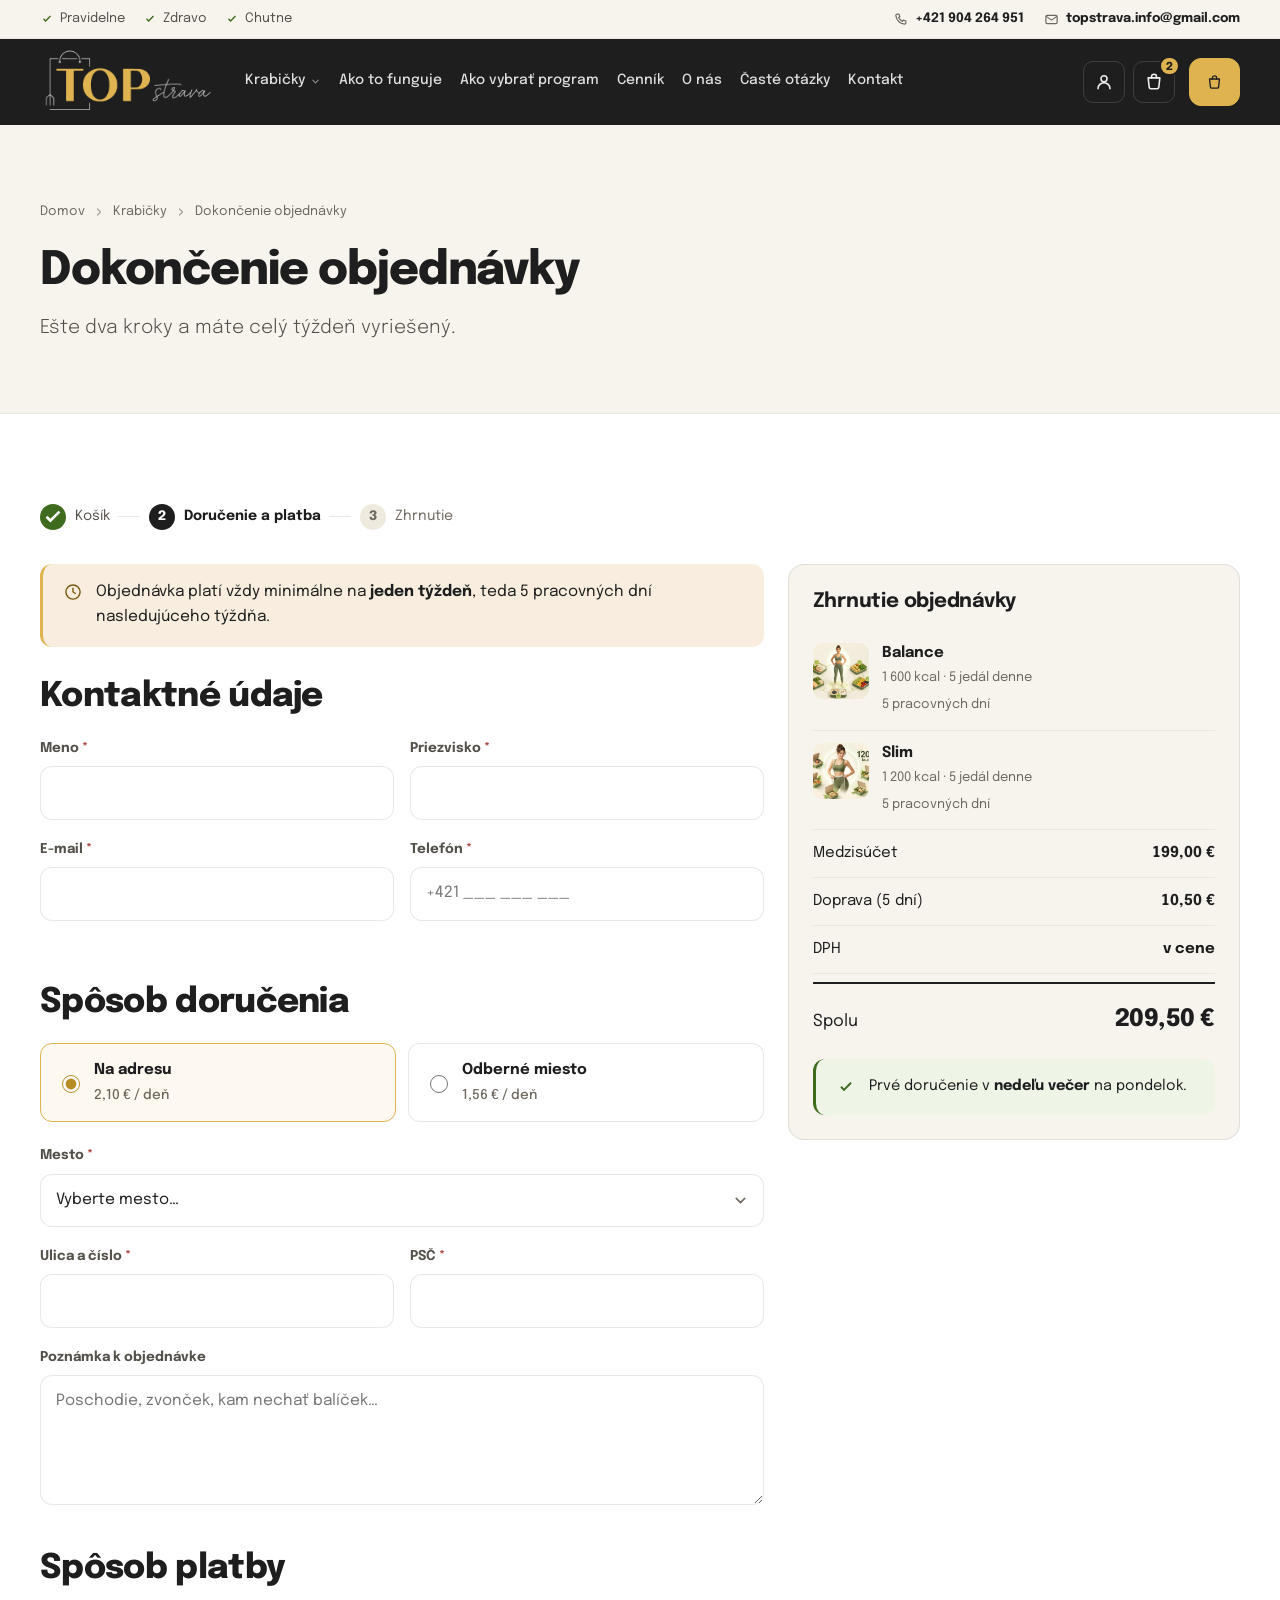
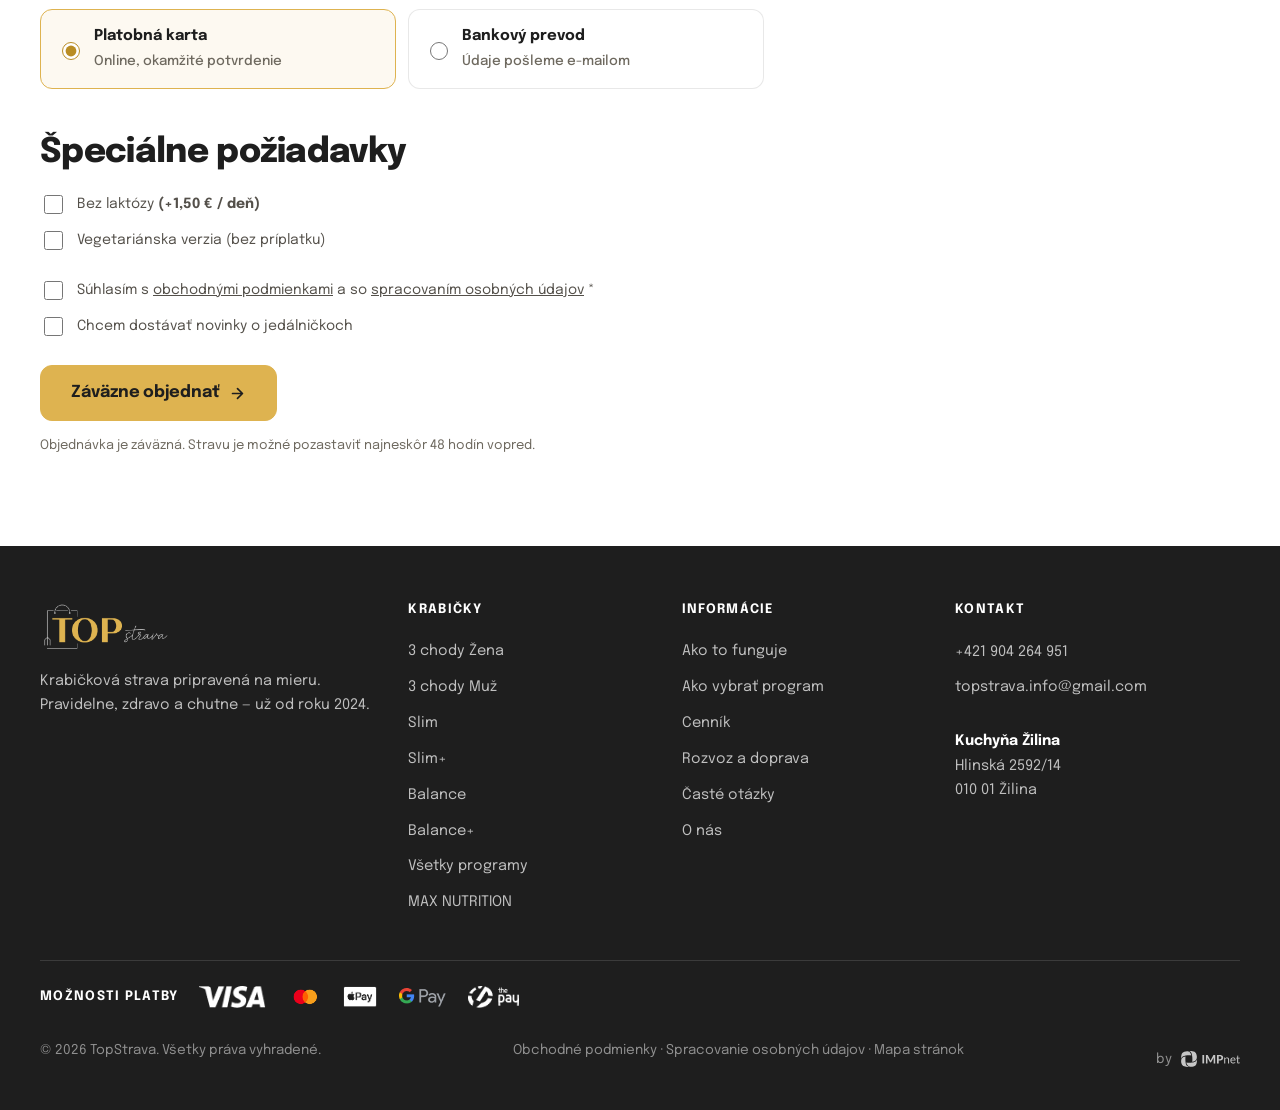
<file: dokoncenie-objednavky.html>
<!doctype html>
<html lang="sk">
<head>
<meta charset="utf-8">
<meta name="viewport" content="width=device-width, initial-scale=1">
<title>Dokončenie objednávky | TopStrava</title>
<meta name="description" content="Dokončite svoju objednávku krabičkovej stravy — doručenie, platba a zhrnutie.">
<link rel="preload" href="assets/fonts/epilogue-regular.woff2" as="font" type="font/woff2" crossorigin>
<link rel="preload" href="assets/fonts/epilogue-800.woff2" as="font" type="font/woff2" crossorigin>
<link rel="stylesheet" href="assets/css/site.css?v=7b78254f">

</head>
<body>
  <a class="skip" href="#main">Preskočiť na obsah</a>

  <div class="utilbar">
    <div class="container utilbar__inner">
      <ul class="utilbar__claims">
        <li><svg viewBox="0 0 20 20" fill="currentColor" aria-hidden="true"><path d="M8 14.2 4.3 10.5l1.4-1.4L8 11.4l6.3-6.3 1.4 1.4z"/></svg>Pravidelne</li>
        <li><svg viewBox="0 0 20 20" fill="currentColor" aria-hidden="true"><path d="M8 14.2 4.3 10.5l1.4-1.4L8 11.4l6.3-6.3 1.4 1.4z"/></svg>Zdravo</li>
        <li><svg viewBox="0 0 20 20" fill="currentColor" aria-hidden="true"><path d="M8 14.2 4.3 10.5l1.4-1.4L8 11.4l6.3-6.3 1.4 1.4z"/></svg>Chutne</li>
      </ul>
      <div class="utilbar__contact">
        <a href="tel:+421904264951"><svg viewBox="0 0 24 24" fill="none" stroke="currentColor" stroke-width="1.9" stroke-linecap="round" stroke-linejoin="round" aria-hidden="true"><path d="M6.5 3.5h3l1.5 4-2 1.4a12 12 0 0 0 6.1 6.1l1.4-2 4 1.5v3a2 2 0 0 1-2.2 2A17 17 0 0 1 4.5 5.7a2 2 0 0 1 2-2.2z"/></svg><span>+421 904 264 951</span></a>
        <a href="mailto:topstrava.info@gmail.com"><svg viewBox="0 0 24 24" fill="none" stroke="currentColor" stroke-width="1.9" stroke-linecap="round" stroke-linejoin="round" aria-hidden="true"><rect x="3" y="5.5" width="18" height="13" rx="2"/><path d="m3.5 7 8.5 6 8.5-6"/></svg><span>topstrava.info@gmail.com</span></a>
      </div>
    </div>
  </div>

  <header class="masthead">
    <div class="container masthead__inner">
      <a class="masthead__logo" href="index.html" aria-label="TopStrava — domov">
        <img src="assets/img/logo.png?v=8825ca9b" alt="TopStrava" width="118" height="46">
      </a>

      <nav class="nav" id="nav" aria-label="Hlavná navigácia">
        <ul class="nav__list">
          <li>
            <a class="nav__link" href="programy.html">Krabičky<svg class="nav__caret" viewBox="0 0 24 24" fill="none" stroke="currentColor" stroke-width="2.4" stroke-linecap="round" aria-hidden="true"><path d="m6 9 6 6 6-6"/></svg></a>
            <div class="nav__panel">
              <div>
                <p class="label label--gold">Naša ponuka</p>
                <ul class="nav__progs">
                  <li class="nav__promo">
                    <a href="max-nutrition.html">
                      <span class="nav__promo-text">
                        <span class="nav__promo-tag">Špeciálny program</span>
                        <b>MAX NUTRITION</b>
                        <span class="nav__promo-sub">Obedy a večere · veľkosti M / L / XL · rozvoz 3× týždenne</span>
                      </span>
                      <span class="nav__promo-go" aria-hidden="true"><svg viewBox="0 0 24 24" fill="none" stroke="currentColor" stroke-width="2.4" stroke-linecap="round" stroke-linejoin="round" aria-hidden="true"><path d="M5 12h13M12 5l7 7-7 7"/></svg></span>
                    </a>
                  </li>
                  <li><a href="program.html?program=3-chody-zena" style="--g1:#8E5BD0;--g2:#5B2E9E">3 chody Žena<span>1200 kcal · 3 jedál</span></a></li>
                  <li><a href="program.html?program=3-chody-muz" style="--g1:#4A8FD4;--g2:#12327A">3 chody Muž<span>1600 kcal · 3 jedál</span></a></li>
                  <li><a href="program.html?program=slim" style="--g1:#7DC65A;--g2:#1F7A3D">Slim<span>1200 kcal · 5 jedál</span></a></li>
                  <li><a href="program.html?program=slim-plus" style="--g1:#C3D96B;--g2:#5C8A2A">Slim+<span>1400 kcal · 5 jedál</span></a></li>
                  <li><a href="program.html?program=balance" style="--g1:#F2718D;--g2:#B01E4B">Balance<span>1600 kcal · 5 jedál</span></a></li>
                  <li><a href="program.html?program=balance-plus" style="--g1:#F0A868;--g2:#B4541C">Balance+<span>1800 kcal · 5 jedál</span></a></li>
                  <li><a href="program.html?program=active-body" style="--g1:#5AC8C0;--g2:#136E74">Active body<span>2000 kcal · 5 jedál</span></a></li>
                  <li><a href="program.html?program=active-body-plus" style="--g1:#5AA6E0;--g2:#134C8C">Active body+<span>2200 kcal · 5 jedál</span></a></li>
                  <li><a href="program.html?program=max-energy" style="--g1:#F0563C;--g2:#9E0F1E">Max energy<span>2500 kcal · 5 jedál</span></a></li>
                </ul>
              </div>
              <div class="nav__aside">
                <p class="label">Pomôžeme vám vybrať</p>
                <ul>
                  <li><a href="ako-vybrat-program.html">Ako vybrať program?</a></li>
                  <li><a href="programy.html#jedalnicek">Vzorový jedálniček</a></li>
                  <li><a href="kontakt.html#contact-form">Nutričné poradenstvo</a></li>
                  <li><a href="programy.html#poukazy">🎁 Darčekové poukážky</a></li>
                  <li><a href="ako-to-funguje.html#rozvoz">Rozvoz a odberné miesta</a></li>
                  <li><a href="o-nas.html#referencie">Referencie</a></li>
                </ul>
              </div>
            </div>
          </li>
          <li><a class="nav__link" href="ako-to-funguje.html">Ako to funguje</a></li>
          <li><a class="nav__link" href="ako-vybrat-program.html">Ako vybrať program</a></li>
          <li><a class="nav__link" href="programy.html#cennik">Cenník</a></li>
          <li><a class="nav__link" href="o-nas.html">O nás</a></li>
          <li><a class="nav__link" href="faq.html">Časté otázky</a></li>
          <li><a class="nav__link" href="kontakt.html">Kontakt</a></li>
        </ul>
      </nav>

      <div class="masthead__actions">
        <button class="icon-btn nav-toggle" type="button" aria-expanded="false"
                aria-controls="nav" aria-label="Otvoriť menu"><svg viewBox="0 0 24 24" fill="none" stroke="currentColor" stroke-width="2" stroke-linecap="round" aria-hidden="true"><path d="M4 7h16M4 12h16M4 17h16"/></svg></button>
        <a class="icon-btn" href="kontakt.html" aria-label="Môj účet"><svg viewBox="0 0 24 24" fill="none" stroke="currentColor" stroke-width="1.9" stroke-linecap="round" aria-hidden="true"><circle cx="12" cy="8" r="3.6"/><path d="M4.8 20a7.2 7.2 0 0 1 14.4 0"/></svg></a>
        <a class="icon-btn" href="dokoncenie-objednavky.html" aria-label="Košík, 2 položky">
          <svg viewBox="0 0 24 24" fill="none" stroke="currentColor" stroke-width="1.9" stroke-linecap="round" stroke-linejoin="round" aria-hidden="true"><path d="M5 7h14l-1.2 11.2a2 2 0 0 1-2 1.8H8.2a2 2 0 0 1-2-1.8z"/><path d="M9 7V5.6a3 3 0 0 1 6 0V7"/></svg><span class="cart-count">2</span>
        </a>
        <a class="btn btn--primary masthead__cta" href="programy.html">
          <svg viewBox="0 0 24 24" fill="none" stroke="currentColor" stroke-width="1.9" stroke-linecap="round" stroke-linejoin="round" aria-hidden="true"><path d="M5 7h14l-1.2 11.2a2 2 0 0 1-2 1.8H8.2a2 2 0 0 1-2-1.8z"/><path d="M9 7V5.6a3 3 0 0 1 6 0V7"/></svg><span>Objednať krabičky</span>
        </a>
      </div>
    </div>
  </header>

<main id="main">
  <section class="pagetop">
    <div class="container">
      <ul class="breadcrumb">
        <li><a href="index.html">Domov</a></li>
        <li><svg viewBox="0 0 24 24" fill="none" stroke="currentColor" stroke-width="2.4" stroke-linecap="round" stroke-linejoin="round" aria-hidden="true"><path d="m9 6 6 6-6 6"/></svg></li>
        <li><a href="programy.html">Krabičky</a></li>
        <li><svg viewBox="0 0 24 24" fill="none" stroke="currentColor" stroke-width="2.4" stroke-linecap="round" stroke-linejoin="round" aria-hidden="true"><path d="m9 6 6 6-6 6"/></svg></li>
        <li>Dokončenie objednávky</li>
      </ul>
      <div class="pagetop__inner">
        <h1>Dokončenie objednávky</h1>
        <p class="lede">Ešte dva kroky a máte celý týždeň vyriešený.</p>
      </div>
    </div>
  </section>

  <section class="section">
    <div class="container">
      <ol class="progress">
        <li class="is-done"><b><svg viewBox="0 0 20 20" fill="currentColor" aria-hidden="true"><path d="M8 14.2 4.3 10.5l1.4-1.4L8 11.4l6.3-6.3 1.4 1.4z"/></svg></b>Košík</li>
        <li class="is-current"><b>2</b>Doručenie a platba</li>
        <li><b>3</b>Zhrnutie</li>
      </ol>

      <div class="grid grid--main-rail">
        <form novalidate>
          <div class="notice" style="margin-bottom:30px">
            <svg viewBox="0 0 24 24" fill="none" stroke="currentColor" stroke-width="1.7" stroke-linecap="round" stroke-linejoin="round" aria-hidden="true"><circle cx="12" cy="12" r="8.5"/><path d="M12 7.5V12l3 1.8"/></svg>
            <span>Objednávka platí vždy minimálne na <strong>jeden týždeň</strong>, teda 5 pracovných dní nasledujúceho týždňa.</span>
          </div>

          <h2 style="margin-bottom:20px">Kontaktné údaje</h2>
          <div class="field-row">
            <div class="field">
              <label for="fname">Meno <span class="req">*</span></label>
              <input class="input" id="fname" name="fname" type="text" autocomplete="given-name" required>
            </div>
            <div class="field">
              <label for="lname">Priezvisko <span class="req">*</span></label>
              <input class="input" id="lname" name="lname" type="text" autocomplete="family-name" required>
            </div>
          </div>
          <div class="field-row">
            <div class="field">
              <label for="email">E-mail <span class="req">*</span></label>
              <input class="input" id="email" name="email" type="email" autocomplete="email" required>
            </div>
            <div class="field">
              <label for="phone">Telefón <span class="req">*</span></label>
              <input class="input" id="phone" name="phone" type="tel" autocomplete="tel" placeholder="+421 ___ ___ ___" required>
            </div>
          </div>

          <h2 style="margin:44px 0 20px">Spôsob doručenia</h2>
          <div class="radio-cards" style="margin-bottom:22px">
            <label class="radio-card">
              <input type="radio" name="delivery" value="address" checked>
              <span>Na adresu<br><span style="font-weight:500;color:var(--text-3);font-size:13.5px">2,10 € / deň</span></span>
            </label>
            <label class="radio-card">
              <input type="radio" name="delivery" value="pickup">
              <span>Odberné miesto<br><span style="font-weight:500;color:var(--text-3);font-size:13.5px">1,56 € / deň</span></span>
            </label>
          </div>
          <div class="field">
            <label for="city">Mesto <span class="req">*</span></label>
            <select class="select" id="city" name="city" required>
              <option value="">Vyberte mesto…</option>
              <option>Žilina</option>
              <option>Považská Bystrica</option>
              <option>Púchov</option>
              <option>Kysucké Nové Mesto</option>
              <option>Bytča</option>
              <option>Martin</option>
              <option>Čadca</option>
              <option>Spišská Nová Ves</option>
              <option>Levoča</option>
              <option>Liptovský Mikuláš</option>
              <option>Poprad</option>
              <option>Trenčín</option>
              <option>Košice</option>
            </select>
          </div>
          <div class="field-row">
            <div class="field">
              <label for="street">Ulica a číslo <span class="req">*</span></label>
              <input class="input" id="street" name="street" type="text" autocomplete="street-address" required>
            </div>
            <div class="field">
              <label for="zip">PSČ <span class="req">*</span></label>
              <input class="input" id="zip" name="zip" type="text" inputmode="numeric" autocomplete="postal-code" required>
            </div>
          </div>
          <div class="field">
            <label for="note">Poznámka k objednávke</label>
            <textarea class="textarea" id="note" name="note" rows="3" placeholder="Poschodie, zvonček, kam nechať balíček…"></textarea>
          </div>

          <h2 style="margin:44px 0 20px">Spôsob platby</h2>
          <div class="radio-cards" style="margin-bottom:22px">
            <label class="radio-card">
              <input type="radio" name="pay" value="card" checked>
              <span>Platobná karta<br><span style="font-weight:500;color:var(--text-3);font-size:13.5px">Online, okamžité potvrdenie</span></span>
            </label>
            <label class="radio-card">
              <input type="radio" name="pay" value="transfer">
              <span>Bankový prevod<br><span style="font-weight:500;color:var(--text-3);font-size:13.5px">Údaje pošleme e-mailom</span></span>
            </label>
          </div>

          <h2 style="margin:44px 0 20px">Špeciálne požiadavky</h2>
          <div class="stack" style="gap:12px;margin-bottom:26px">
            <label class="check"><input type="checkbox" name="lactofree"><span>Bez laktózy <strong>(+1,50 € / deň)</strong></span></label>
            <label class="check"><input type="checkbox" name="vege"><span>Vegetariánska verzia (bez príplatku)</span></label>
          </div>

          <div class="stack" style="gap:12px;margin:26px 0">
            <label class="check"><input type="checkbox" name="terms" required><span>Súhlasím s <a href="#">obchodnými podmienkami</a> a so <a href="#">spracovaním osobných údajov</a> <span class="req">*</span></span></label>
            <label class="check"><input type="checkbox" name="news"><span>Chcem dostávať novinky o jedálničkoch</span></label>
          </div>

          <button class="btn btn--primary btn--lg" type="submit">Záväzne objednať <svg viewBox="0 0 24 24" fill="none" stroke="currentColor" stroke-width="2.4" stroke-linecap="round" stroke-linejoin="round" aria-hidden="true"><path d="M5 12h13M12 5l7 7-7 7"/></svg></button>
          <p class="form-note">Objednávka je záväzná. Stravu je možné pozastaviť najneskôr 48 hodín vopred.</p>
        </form>

        <aside class="rail" aria-label="Zhrnutie objednávky">
          <h3>Zhrnutie objednávky</h3>
          <div class="rail__item">
            <img src="assets/img/meal5.webp?v=c54681fa" alt="" width="56" height="56">
            <div><b>Balance</b><span>1 600 kcal · 5 jedál denne</span><br><span>5 pracovných dní</span></div>
          </div>
          <div class="rail__item">
            <img src="assets/img/meal3.webp?v=50751757" alt="" width="56" height="56">
            <div><b>Slim</b><span>1 200 kcal · 5 jedál denne</span><br><span>5 pracovných dní</span></div>
          </div>
          <div class="rail__line"><span>Medzisúčet</span><span>199,00 €</span></div>
          <div class="rail__line"><span>Doprava (5 dní)</span><span>10,50 €</span></div>
          <div class="rail__line"><span>DPH</span><span>v cene</span></div>
          <div class="rail__total"><span>Spolu</span><b>209,50 €</b></div>
          <div class="notice notice--green" style="margin-top:20px;font-size:14.5px">
            <svg viewBox="0 0 20 20" fill="currentColor" aria-hidden="true"><path d="M8 14.2 4.3 10.5l1.4-1.4L8 11.4l6.3-6.3 1.4 1.4z"/></svg>
            <span>Prvé doručenie v <strong>nedeľu večer</strong> na pondelok.</span>
          </div>
        </aside>
      </div>
    </div>
  </section>
</main>

  <footer class="footer">
    <div class="container">
      <div class="footer__grid">
        <div>
          <div class="footer__logo"><img src="assets/img/logo.png?v=8825ca9b" alt="TopStrava" width="132" height="52"></div>
          <p>Krabičková strava pripravená na mieru. Pravidelne, zdravo a chutne — už od roku 2024.</p>
        </div>
        <div>
          <h3>Krabičky</h3>
          <ul>
            <li><a href="program.html?program=3-chody-zena">3 chody Žena</a></li>
            <li><a href="program.html?program=3-chody-muz">3 chody Muž</a></li>
            <li><a href="program.html?program=slim">Slim</a></li>
            <li><a href="program.html?program=slim-plus">Slim+</a></li>
            <li><a href="program.html?program=balance">Balance</a></li>
            <li><a href="program.html?program=balance-plus">Balance+</a></li>
            <li><a href="programy.html">Všetky programy</a></li>
            <li><a href="max-nutrition.html">MAX NUTRITION</a></li>
          </ul>
        </div>
        <div>
          <h3>Informácie</h3>
          <ul>
            <li><a href="ako-to-funguje.html">Ako to funguje</a></li>
            <li><a href="ako-vybrat-program.html">Ako vybrať program</a></li>
            <li><a href="programy.html#cennik">Cenník</a></li>
            <li><a href="ako-to-funguje.html#rozvoz">Rozvoz a doprava</a></li>
            <li><a href="faq.html">Časté otázky</a></li>
            <li><a href="o-nas.html">O nás</a></li>
          </ul>
        </div>
        <div>
          <h3>Kontakt</h3>
          <address>
            <a href="tel:+421904264951">+421 904 264 951</a><br>
            <a href="mailto:topstrava.info@gmail.com">topstrava.info@gmail.com</a><br><br>
            <strong style="color:#fff">Kuchyňa Žilina</strong><br>
            Hlinská 2592/14<br>
            010 01 Žilina
          </address>
        </div>
      </div>
      <div class="footer__pay">
        <h3>Možnosti platby</h3>
        <ul class="pay">
          <li><a class="pay__doc" href="vizualny-smer.html" aria-label="Vizuálny smer a UI dokumentácia"><img src="assets/img/pay/visa.png?v=1692cd1c" alt="Visa" loading="lazy"></a></li>
          <li><img src="assets/img/pay/mastercard.png?v=12eecb1e" alt="Mastercard" loading="lazy"></li>
          <li><img src="assets/img/pay/applepay.png?v=dd737f02" alt="Apple Pay" loading="lazy"></li>
          <li><img src="assets/img/pay/gpay.png?v=930f06b1" alt="Google Pay" loading="lazy"></li>
          <li><img src="assets/img/pay/thepay.png?v=299cc2ca" alt="ThePay" loading="lazy"></li>
        </ul>
      </div>
      <div class="footer__bottom">
        <p>© <span data-year>2026</span> TopStrava. Všetky práva vyhradené.</p>
        <p>Obchodné podmienky · Spracovanie osobných údajov · Mapa stránok</p>
        <p class="footer__credit">
          <span>by</span>
          <a href="https://www.impnet.cz/" target="_blank" rel="noopener noreferrer">
            <img src="assets/img/IMPnet-logo-white-monochrome_horizontal.svg?v=465469f9" alt="IMPnet" loading="lazy" width="59" height="16">
          </a>
        </p>
      </div>
    </div>
  </footer>

<script src="assets/js/site.js?v=7b78254f"></script>

</body>
</html>
</file>
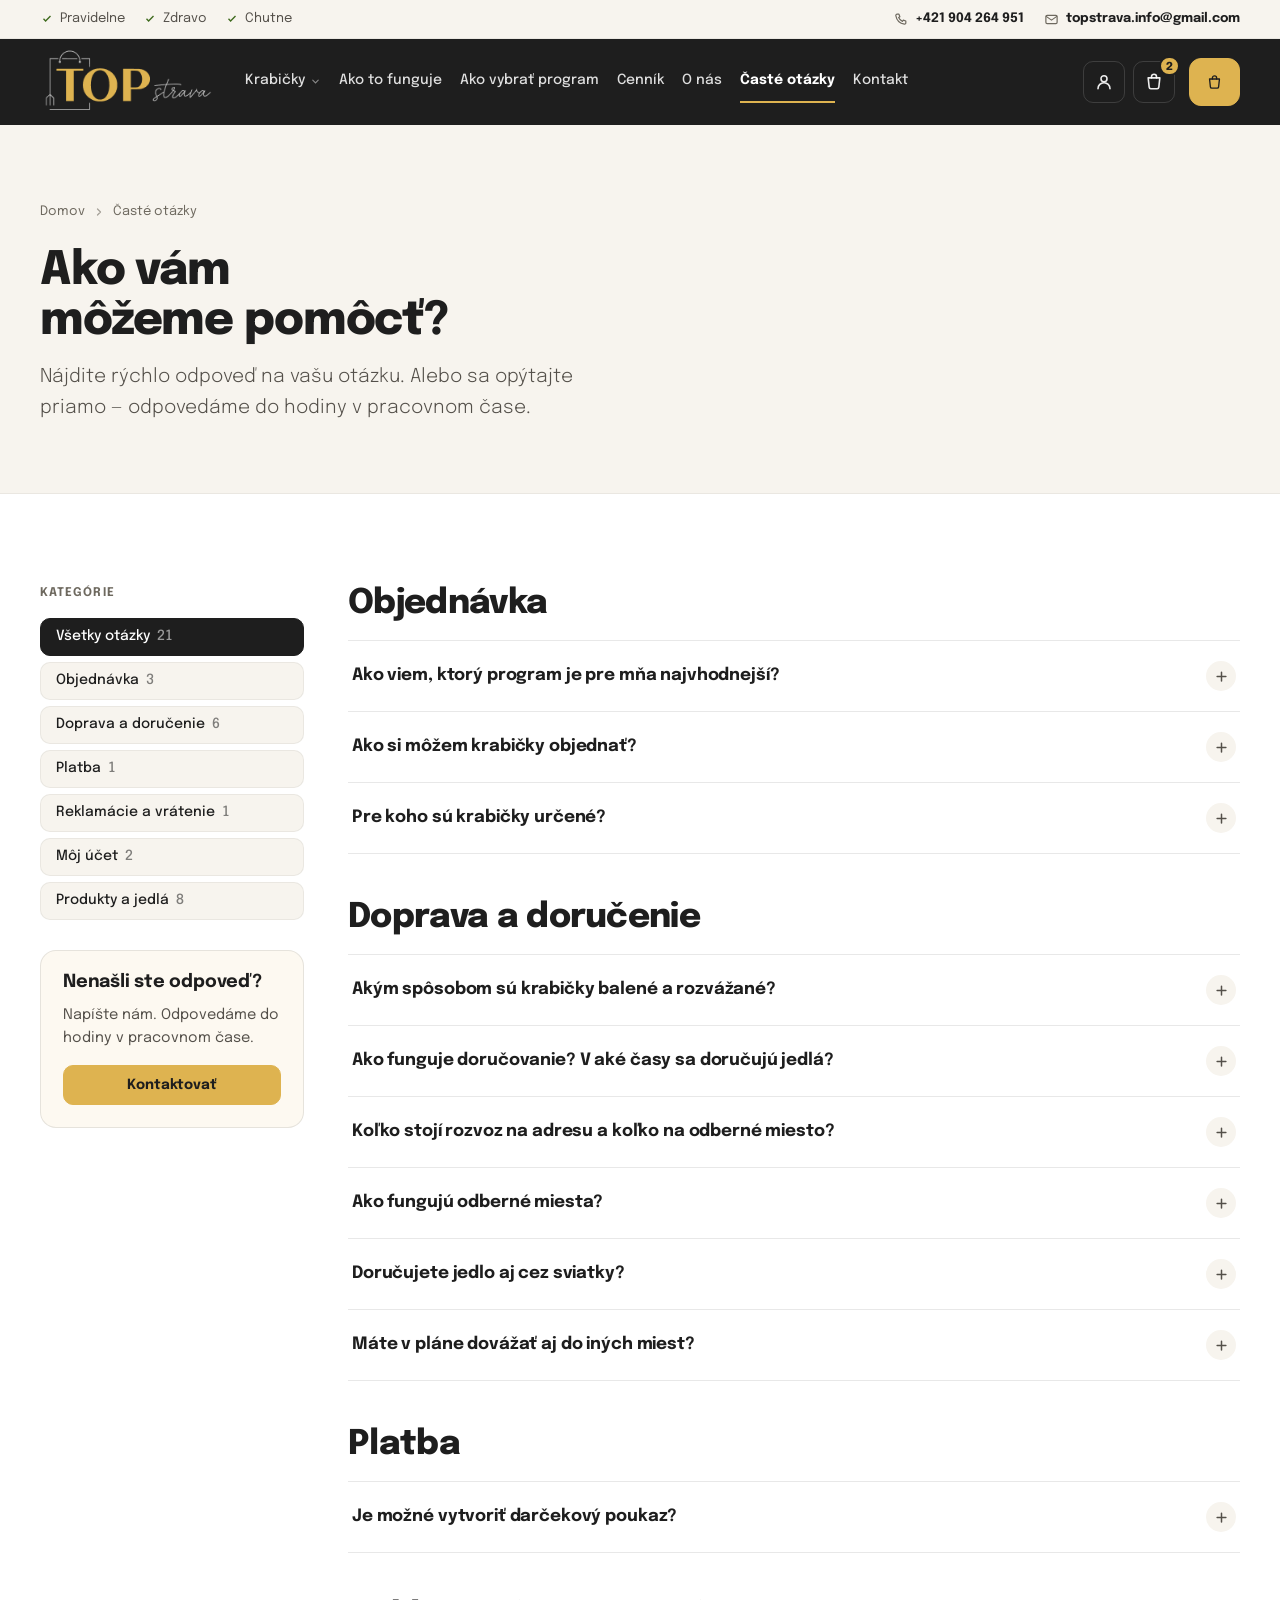
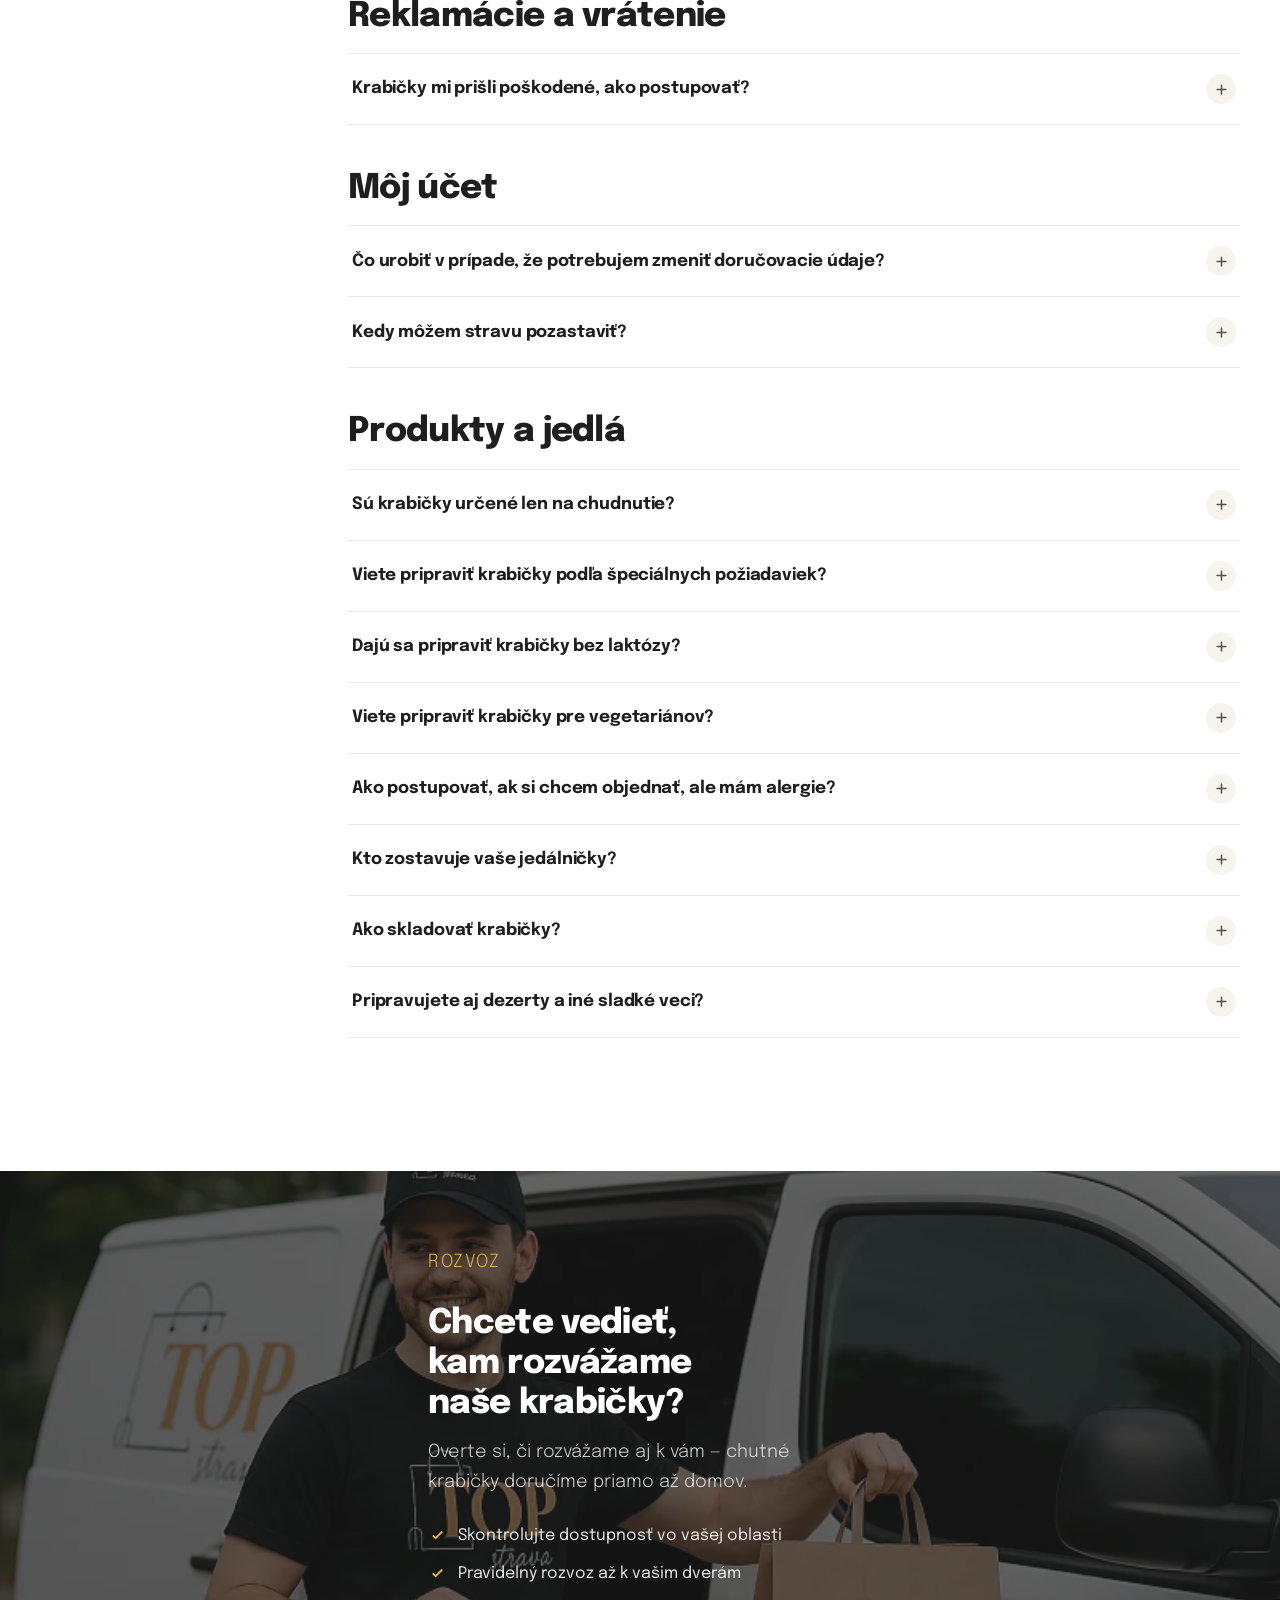
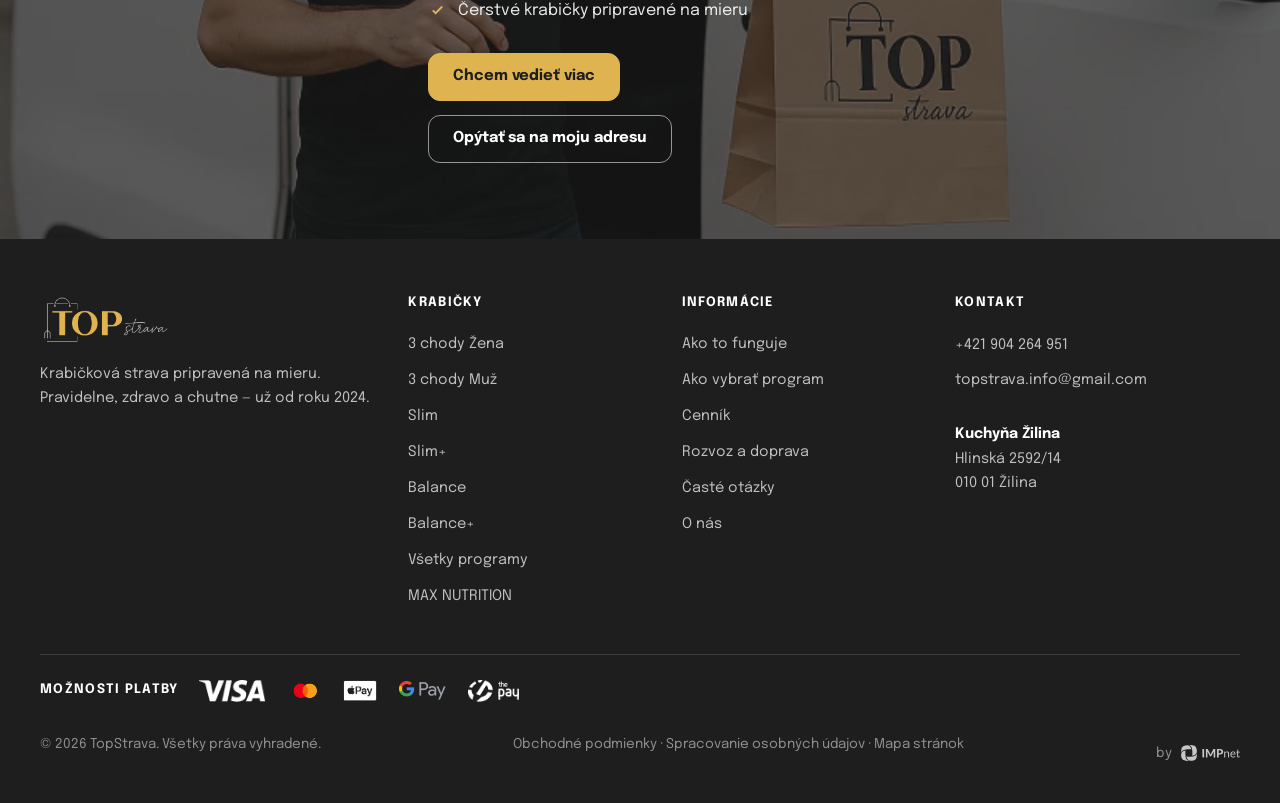
<file: faq.html>
<!doctype html>
<html lang="sk">
<head>
<meta charset="utf-8">
<meta name="viewport" content="width=device-width, initial-scale=1">
<title>Často kladené otázky | TopStrava</title>
<meta name="description" content="Odpovede na najčastejšie otázky o objednávke, doprave, platbe a jedlách TopStrava.">
<link rel="preload" href="assets/fonts/epilogue-regular.woff2" as="font" type="font/woff2" crossorigin>
<link rel="preload" href="assets/fonts/epilogue-800.woff2" as="font" type="font/woff2" crossorigin>
<link rel="stylesheet" href="assets/css/site.css?v=7b78254f">

</head>
<body>
  <a class="skip" href="#main">Preskočiť na obsah</a>

  <div class="utilbar">
    <div class="container utilbar__inner">
      <ul class="utilbar__claims">
        <li><svg viewBox="0 0 20 20" fill="currentColor" aria-hidden="true"><path d="M8 14.2 4.3 10.5l1.4-1.4L8 11.4l6.3-6.3 1.4 1.4z"/></svg>Pravidelne</li>
        <li><svg viewBox="0 0 20 20" fill="currentColor" aria-hidden="true"><path d="M8 14.2 4.3 10.5l1.4-1.4L8 11.4l6.3-6.3 1.4 1.4z"/></svg>Zdravo</li>
        <li><svg viewBox="0 0 20 20" fill="currentColor" aria-hidden="true"><path d="M8 14.2 4.3 10.5l1.4-1.4L8 11.4l6.3-6.3 1.4 1.4z"/></svg>Chutne</li>
      </ul>
      <div class="utilbar__contact">
        <a href="tel:+421904264951"><svg viewBox="0 0 24 24" fill="none" stroke="currentColor" stroke-width="1.9" stroke-linecap="round" stroke-linejoin="round" aria-hidden="true"><path d="M6.5 3.5h3l1.5 4-2 1.4a12 12 0 0 0 6.1 6.1l1.4-2 4 1.5v3a2 2 0 0 1-2.2 2A17 17 0 0 1 4.5 5.7a2 2 0 0 1 2-2.2z"/></svg><span>+421 904 264 951</span></a>
        <a href="mailto:topstrava.info@gmail.com"><svg viewBox="0 0 24 24" fill="none" stroke="currentColor" stroke-width="1.9" stroke-linecap="round" stroke-linejoin="round" aria-hidden="true"><rect x="3" y="5.5" width="18" height="13" rx="2"/><path d="m3.5 7 8.5 6 8.5-6"/></svg><span>topstrava.info@gmail.com</span></a>
      </div>
    </div>
  </div>

  <header class="masthead">
    <div class="container masthead__inner">
      <a class="masthead__logo" href="index.html" aria-label="TopStrava — domov">
        <img src="assets/img/logo.png?v=8825ca9b" alt="TopStrava" width="118" height="46">
      </a>

      <nav class="nav" id="nav" aria-label="Hlavná navigácia">
        <ul class="nav__list">
          <li>
            <a class="nav__link" href="programy.html">Krabičky<svg class="nav__caret" viewBox="0 0 24 24" fill="none" stroke="currentColor" stroke-width="2.4" stroke-linecap="round" aria-hidden="true"><path d="m6 9 6 6 6-6"/></svg></a>
            <div class="nav__panel">
              <div>
                <p class="label label--gold">Naša ponuka</p>
                <ul class="nav__progs">
                  <li class="nav__promo">
                    <a href="max-nutrition.html">
                      <span class="nav__promo-text">
                        <span class="nav__promo-tag">Špeciálny program</span>
                        <b>MAX NUTRITION</b>
                        <span class="nav__promo-sub">Obedy a večere · veľkosti M / L / XL · rozvoz 3× týždenne</span>
                      </span>
                      <span class="nav__promo-go" aria-hidden="true"><svg viewBox="0 0 24 24" fill="none" stroke="currentColor" stroke-width="2.4" stroke-linecap="round" stroke-linejoin="round" aria-hidden="true"><path d="M5 12h13M12 5l7 7-7 7"/></svg></span>
                    </a>
                  </li>
                  <li><a href="program.html?program=3-chody-zena" style="--g1:#8E5BD0;--g2:#5B2E9E">3 chody Žena<span>1200 kcal · 3 jedál</span></a></li>
                  <li><a href="program.html?program=3-chody-muz" style="--g1:#4A8FD4;--g2:#12327A">3 chody Muž<span>1600 kcal · 3 jedál</span></a></li>
                  <li><a href="program.html?program=slim" style="--g1:#7DC65A;--g2:#1F7A3D">Slim<span>1200 kcal · 5 jedál</span></a></li>
                  <li><a href="program.html?program=slim-plus" style="--g1:#C3D96B;--g2:#5C8A2A">Slim+<span>1400 kcal · 5 jedál</span></a></li>
                  <li><a href="program.html?program=balance" style="--g1:#F2718D;--g2:#B01E4B">Balance<span>1600 kcal · 5 jedál</span></a></li>
                  <li><a href="program.html?program=balance-plus" style="--g1:#F0A868;--g2:#B4541C">Balance+<span>1800 kcal · 5 jedál</span></a></li>
                  <li><a href="program.html?program=active-body" style="--g1:#5AC8C0;--g2:#136E74">Active body<span>2000 kcal · 5 jedál</span></a></li>
                  <li><a href="program.html?program=active-body-plus" style="--g1:#5AA6E0;--g2:#134C8C">Active body+<span>2200 kcal · 5 jedál</span></a></li>
                  <li><a href="program.html?program=max-energy" style="--g1:#F0563C;--g2:#9E0F1E">Max energy<span>2500 kcal · 5 jedál</span></a></li>
                </ul>
              </div>
              <div class="nav__aside">
                <p class="label">Pomôžeme vám vybrať</p>
                <ul>
                  <li><a href="ako-vybrat-program.html">Ako vybrať program?</a></li>
                  <li><a href="programy.html#jedalnicek">Vzorový jedálniček</a></li>
                  <li><a href="kontakt.html#contact-form">Nutričné poradenstvo</a></li>
                  <li><a href="programy.html#poukazy">🎁 Darčekové poukážky</a></li>
                  <li><a href="ako-to-funguje.html#rozvoz">Rozvoz a odberné miesta</a></li>
                  <li><a href="o-nas.html#referencie">Referencie</a></li>
                </ul>
              </div>
            </div>
          </li>
          <li><a class="nav__link" href="ako-to-funguje.html">Ako to funguje</a></li>
          <li><a class="nav__link" href="ako-vybrat-program.html">Ako vybrať program</a></li>
          <li><a class="nav__link" href="programy.html#cennik">Cenník</a></li>
          <li><a class="nav__link" href="o-nas.html">O nás</a></li>
          <li><a class="nav__link" href="faq.html" aria-current="page">Časté otázky</a></li>
          <li><a class="nav__link" href="kontakt.html">Kontakt</a></li>
        </ul>
      </nav>

      <div class="masthead__actions">
        <button class="icon-btn nav-toggle" type="button" aria-expanded="false"
                aria-controls="nav" aria-label="Otvoriť menu"><svg viewBox="0 0 24 24" fill="none" stroke="currentColor" stroke-width="2" stroke-linecap="round" aria-hidden="true"><path d="M4 7h16M4 12h16M4 17h16"/></svg></button>
        <a class="icon-btn" href="kontakt.html" aria-label="Môj účet"><svg viewBox="0 0 24 24" fill="none" stroke="currentColor" stroke-width="1.9" stroke-linecap="round" aria-hidden="true"><circle cx="12" cy="8" r="3.6"/><path d="M4.8 20a7.2 7.2 0 0 1 14.4 0"/></svg></a>
        <a class="icon-btn" href="dokoncenie-objednavky.html" aria-label="Košík, 2 položky">
          <svg viewBox="0 0 24 24" fill="none" stroke="currentColor" stroke-width="1.9" stroke-linecap="round" stroke-linejoin="round" aria-hidden="true"><path d="M5 7h14l-1.2 11.2a2 2 0 0 1-2 1.8H8.2a2 2 0 0 1-2-1.8z"/><path d="M9 7V5.6a3 3 0 0 1 6 0V7"/></svg><span class="cart-count">2</span>
        </a>
        <a class="btn btn--primary masthead__cta" href="programy.html">
          <svg viewBox="0 0 24 24" fill="none" stroke="currentColor" stroke-width="1.9" stroke-linecap="round" stroke-linejoin="round" aria-hidden="true"><path d="M5 7h14l-1.2 11.2a2 2 0 0 1-2 1.8H8.2a2 2 0 0 1-2-1.8z"/><path d="M9 7V5.6a3 3 0 0 1 6 0V7"/></svg><span>Objednať krabičky</span>
        </a>
      </div>
    </div>
  </header>

<main id="main">
  <section class="pagetop">
    <div class="container">
      <ul class="breadcrumb">
        <li><a href="index.html">Domov</a></li>
        <li><svg viewBox="0 0 24 24" fill="none" stroke="currentColor" stroke-width="2.4" stroke-linecap="round" stroke-linejoin="round" aria-hidden="true"><path d="m9 6 6 6-6 6"/></svg></li>
        <li>Časté otázky</li>
      </ul>
      <div class="pagetop__inner">
        <h1>Ako vám môžeme pomôcť?</h1>
        <p class="lede">Nájdite rýchlo odpoveď na vašu otázku. Alebo sa opýtajte priamo — odpovedáme do hodiny v pracovnom čase.</p>
      </div>
    </div>
  </section>

  <section class="section">
    <div class="container">
      <div class="grid grid--faq">
        <aside>
          <h2 class="sr-only">Kategórie otázok</h2>
          <p class="label" style="margin-bottom:14px">Kategórie</p>
          <div class="stack" style="gap:6px;margin-bottom:30px">
            <a class="chip" href="#" data-faq-filter="all" aria-current="true">Všetky otázky <span class="chip__count">21</span></a>
            <a class="chip" href="#" data-faq-filter="objednavka" aria-current="false">Objednávka <span class="chip__count">3</span></a>
            <a class="chip" href="#" data-faq-filter="doprava" aria-current="false">Doprava a doručenie <span class="chip__count">6</span></a>
            <a class="chip" href="#" data-faq-filter="platba" aria-current="false">Platba <span class="chip__count">1</span></a>
            <a class="chip" href="#" data-faq-filter="reklamacie" aria-current="false">Reklamácie a vrátenie <span class="chip__count">1</span></a>
            <a class="chip" href="#" data-faq-filter="ucet" aria-current="false">Môj účet <span class="chip__count">2</span></a>
            <a class="chip" href="#" data-faq-filter="produkty" aria-current="false">Produkty a jedlá <span class="chip__count">8</span></a>
          </div>
          <div class="card card--tint card--flat">
            <div class="card__body">
              <h3 class="card__title">Nenašli ste odpoveď?</h3>
              <p class="card__text">Napíšte nám. Odpovedáme do hodiny v pracovnom čase.</p>
              <a class="btn btn--primary btn--sm" href="kontakt.html#contact-form" style="margin-top:6px">Kontaktovať</a>
            </div>
          </div>
        </aside>

        <div>
          <div data-faq-group="objednavka">
            <h2 style="margin-bottom:16px">Objednávka</h2>
            <div class="accordion" style="margin-bottom:44px">
              <div class="acc__item">
                <h3>
                  <button class="acc__btn" type="button" aria-expanded="false" aria-controls="acc-1" id="accb-1">
                    <span>Ako viem, ktorý program je pre mňa najvhodnejší?</span>
                    <span class="acc__icon"><svg viewBox="0 0 24 24" fill="none" stroke="currentColor" stroke-width="2.4" stroke-linecap="round" aria-hidden="true"><path d="M12 5v14M5 12h14"/></svg></span>
                  </button>
                </h3>
                <div class="acc__panel" id="acc-1" role="region" aria-labelledby="accb-1">
                  <p>Odporúčame využiť kalorickú kalkulačku na našej webovej stránke, ktorá vás navedie. V prípade potreby je možné váš výber konzultovať telefonicky alebo mailom.</p>
                </div>
              </div>
              <div class="acc__item">
                <h3>
                  <button class="acc__btn" type="button" aria-expanded="false" aria-controls="acc-2" id="accb-2">
                    <span>Ako si môžem krabičky objednať?</span>
                    <span class="acc__icon"><svg viewBox="0 0 24 24" fill="none" stroke="currentColor" stroke-width="2.4" stroke-linecap="round" aria-hidden="true"><path d="M12 5v14M5 12h14"/></svg></span>
                  </button>
                </h3>
                <div class="acc__panel" id="acc-2" role="region" aria-labelledby="accb-2">
                  <p>Krabičky si môžete objednať na našej webovej stránke alebo telefonicky cez nášho operátora, či mailom.</p>
                </div>
              </div>
              <div class="acc__item">
                <h3>
                  <button class="acc__btn" type="button" aria-expanded="false" aria-controls="acc-3" id="accb-3">
                    <span>Pre koho sú krabičky určené?</span>
                    <span class="acc__icon"><svg viewBox="0 0 24 24" fill="none" stroke="currentColor" stroke-width="2.4" stroke-linecap="round" aria-hidden="true"><path d="M12 5v14M5 12h14"/></svg></span>
                  </button>
                </h3>
                <div class="acc__panel" id="acc-3" role="region" aria-labelledby="accb-3">
                  <p>Krabičky sú určené pre každého, kto sa zaujíma o svoje zdravie. Aj pre tých, ktorí majú záujem vylepšiť svoje stravovacie návyky, schudnúť, udržať váhu zdravým spôsobom, či nabrať svalovú hmotu.</p>
                </div>
              </div>
            </div>
          </div>
          <div data-faq-group="doprava">
            <h2 style="margin-bottom:16px">Doprava a doručenie</h2>
            <div class="accordion" style="margin-bottom:44px">
              <div class="acc__item">
                <h3>
                  <button class="acc__btn" type="button" aria-expanded="false" aria-controls="acc-4" id="accb-4">
                    <span>Akým spôsobom sú krabičky balené a rozvážané?</span>
                    <span class="acc__icon"><svg viewBox="0 0 24 24" fill="none" stroke="currentColor" stroke-width="2.4" stroke-linecap="round" aria-hidden="true"><path d="M12 5v14M5 12h14"/></svg></span>
                  </button>
                </h3>
                <div class="acc__panel" id="acc-4" role="region" aria-labelledby="accb-4">
                  <p>Po uvarení sú krabičky šokovo schladzované a vákuovo zabalené. Takýmto spôsobom je čerstvosť jedál predĺžená na dobu 72 hodín. Následne je strava rozvážaná chladiarenským autom.</p>
                </div>
              </div>
              <div class="acc__item">
                <h3>
                  <button class="acc__btn" type="button" aria-expanded="false" aria-controls="acc-5" id="accb-5">
                    <span>Ako funguje doručovanie? V aké časy sa doručujú jedlá?</span>
                    <span class="acc__icon"><svg viewBox="0 0 24 24" fill="none" stroke="currentColor" stroke-width="2.4" stroke-linecap="round" aria-hidden="true"><path d="M12 5v14M5 12h14"/></svg></span>
                  </button>
                </h3>
                <div class="acc__panel" id="acc-5" role="region" aria-labelledby="accb-5">
                  <p>Rozvoz prebieha od nedele do štvrtku. Jedlo sa doručuje jeden deň dopredu, v časoch od 14:00 do 21:30.</p>
                </div>
              </div>
              <div class="acc__item">
                <h3>
                  <button class="acc__btn" type="button" aria-expanded="false" aria-controls="acc-6" id="accb-6">
                    <span>Koľko stojí rozvoz na adresu a koľko na odberné miesto?</span>
                    <span class="acc__icon"><svg viewBox="0 0 24 24" fill="none" stroke="currentColor" stroke-width="2.4" stroke-linecap="round" aria-hidden="true"><path d="M12 5v14M5 12h14"/></svg></span>
                  </button>
                </h3>
                <div class="acc__panel" id="acc-6" role="region" aria-labelledby="accb-6">
                  <p>Osobný odber v našej kuchyni na Hlinskej (budova Junior) v Žiline je zadarmo a krabičky je možné vyzdvihnúť od príchodu SMS do 15:00. Rozvoz na adresu stojí 2,10 €/deň okrem výnimky rozvozu do Košíc, Spišskej Novej Vsi, Martina, Liptovského Mikuláša a Popradu. Rozvoz na odberné miesto stojí 1,56 €/deň okrem výnimky do Martina (Big Fitness) a do Košíc (City Gym).</p>
                </div>
              </div>
              <div class="acc__item">
                <h3>
                  <button class="acc__btn" type="button" aria-expanded="false" aria-controls="acc-7" id="accb-7">
                    <span>Ako fungujú odberné miesta?</span>
                    <span class="acc__icon"><svg viewBox="0 0 24 24" fill="none" stroke="currentColor" stroke-width="2.4" stroke-linecap="round" aria-hidden="true"><path d="M12 5v14M5 12h14"/></svg></span>
                  </button>
                </h3>
                <div class="acc__panel" id="acc-7" role="region" aria-labelledby="accb-7">
                  <p>Po vyložení balíčkov do chladničky vás bude kontaktovať kuriér SMS správou, kde vám oznámi, že krabičky sú k dispozícii na vyzdvihnutie. Svoj balíček si môžete vyzdvihnúť počas otváracích hodín daných odberných miest.</p>
                </div>
              </div>
              <div class="acc__item">
                <h3>
                  <button class="acc__btn" type="button" aria-expanded="false" aria-controls="acc-8" id="accb-8">
                    <span>Doručujete jedlo aj cez sviatky?</span>
                    <span class="acc__icon"><svg viewBox="0 0 24 24" fill="none" stroke="currentColor" stroke-width="2.4" stroke-linecap="round" aria-hidden="true"><path d="M12 5v14M5 12h14"/></svg></span>
                  </button>
                </h3>
                <div class="acc__panel" id="acc-8" role="region" aria-labelledby="accb-8">
                  <p>Sviatky, ktoré sú počas pracovného týždňa, doručujeme obvyklým spôsobom. Pokiaľ by nastala zmena, klientov vždy kontaktujeme telefonicky alebo mailom.</p>
                </div>
              </div>
              <div class="acc__item">
                <h3>
                  <button class="acc__btn" type="button" aria-expanded="false" aria-controls="acc-9" id="accb-9">
                    <span>Máte v pláne dovážať aj do iných miest?</span>
                    <span class="acc__icon"><svg viewBox="0 0 24 24" fill="none" stroke="currentColor" stroke-width="2.4" stroke-linecap="round" aria-hidden="true"><path d="M12 5v14M5 12h14"/></svg></span>
                  </button>
                </h3>
                <div class="acc__panel" id="acc-9" role="region" aria-labelledby="accb-9">
                  <p>V budúcnosti by sme radi naše služby rozšírili aj do iných miest. V prípade záujmu o rozvoz či zriadenie odberného miesta do vášho mesta nás kontaktujte mailom. My následne overíme možnosti rozvozu až k vám.</p>
                </div>
              </div>
            </div>
          </div>
          <div data-faq-group="platba">
            <h2 style="margin-bottom:16px">Platba</h2>
            <div class="accordion" style="margin-bottom:44px">
              <div class="acc__item">
                <h3>
                  <button class="acc__btn" type="button" aria-expanded="false" aria-controls="acc-10" id="accb-10">
                    <span>Je možné vytvoriť darčekový poukaz?</span>
                    <span class="acc__icon"><svg viewBox="0 0 24 24" fill="none" stroke="currentColor" stroke-width="2.4" stroke-linecap="round" aria-hidden="true"><path d="M12 5v14M5 12h14"/></svg></span>
                  </button>
                </h3>
                <div class="acc__panel" id="acc-10" role="region" aria-labelledby="accb-10">
                  <p>Áno, darčekový poukaz je možné vytvoriť podľa vašich požiadaviek. Ponúkame personalizované poukážky v rôznych hodnotách.</p>
                </div>
              </div>
            </div>
          </div>
          <div data-faq-group="reklamacie">
            <h2 style="margin-bottom:16px">Reklamácie a vrátenie</h2>
            <div class="accordion" style="margin-bottom:44px">
              <div class="acc__item">
                <h3>
                  <button class="acc__btn" type="button" aria-expanded="false" aria-controls="acc-11" id="accb-11">
                    <span>Krabičky mi prišli poškodené, ako postupovať?</span>
                    <span class="acc__icon"><svg viewBox="0 0 24 24" fill="none" stroke="currentColor" stroke-width="2.4" stroke-linecap="round" aria-hidden="true"><path d="M12 5v14M5 12h14"/></svg></span>
                  </button>
                </h3>
                <div class="acc__panel" id="acc-11" role="region" aria-labelledby="accb-11">
                  <p>Ak vám krabičky prišli poškodené, prosím, vytvorte ihneď fotografiu a následne ju zašlite na náš mail. Taktiež ihneď kontaktujte kuriéra. Situáciu vyriešime a následne vás budeme kontaktovať s jej riešením.</p>
                </div>
              </div>
            </div>
          </div>
          <div data-faq-group="ucet">
            <h2 style="margin-bottom:16px">Môj účet</h2>
            <div class="accordion" style="margin-bottom:44px">
              <div class="acc__item">
                <h3>
                  <button class="acc__btn" type="button" aria-expanded="false" aria-controls="acc-12" id="accb-12">
                    <span>Čo urobiť v prípade, že potrebujem zmeniť doručovacie údaje?</span>
                    <span class="acc__icon"><svg viewBox="0 0 24 24" fill="none" stroke="currentColor" stroke-width="2.4" stroke-linecap="round" aria-hidden="true"><path d="M12 5v14M5 12h14"/></svg></span>
                  </button>
                </h3>
                <div class="acc__panel" id="acc-12" role="region" aria-labelledby="accb-12">
                  <p>V tomto prípade nás, prosím, kontaktujte včas telefonicky alebo mailom.</p>
                </div>
              </div>
              <div class="acc__item">
                <h3>
                  <button class="acc__btn" type="button" aria-expanded="false" aria-controls="acc-13" id="accb-13">
                    <span>Kedy môžem stravu pozastaviť?</span>
                    <span class="acc__icon"><svg viewBox="0 0 24 24" fill="none" stroke="currentColor" stroke-width="2.4" stroke-linecap="round" aria-hidden="true"><path d="M12 5v14M5 12h14"/></svg></span>
                  </button>
                </h3>
                <div class="acc__panel" id="acc-13" role="region" aria-labelledby="accb-13">
                  <p>Stravu je možné pozastaviť 2 dni (48 hodín) vopred na daný deň. Príklad: ak chcete zrušiť stravu na stredu, je potrebné to nahlásiť v pondelok doobeda.</p>
                </div>
              </div>
            </div>
          </div>
          <div data-faq-group="produkty">
            <h2 style="margin-bottom:16px">Produkty a jedlá</h2>
            <div class="accordion" style="margin-bottom:44px">
              <div class="acc__item">
                <h3>
                  <button class="acc__btn" type="button" aria-expanded="false" aria-controls="acc-14" id="accb-14">
                    <span>Sú krabičky určené len na chudnutie?</span>
                    <span class="acc__icon"><svg viewBox="0 0 24 24" fill="none" stroke="currentColor" stroke-width="2.4" stroke-linecap="round" aria-hidden="true"><path d="M12 5v14M5 12h14"/></svg></span>
                  </button>
                </h3>
                <div class="acc__panel" id="acc-14" role="region" aria-labelledby="accb-14">
                  <p>Krabičky nie sú určené len na chudnutie. Sú určené aj pre zaneprázdnených ľudí, ktorí potrebujú zabezpečiť určitý počet kalórií na udržanie váhy, a aj pre tých, ktorí majú záujem o budovanie svalovej hmoty. Zároveň oslobodia vašu myseľ od neustáleho premýšľania nad jedlom a ušetria čas s prípravou jedál.</p>
                </div>
              </div>
              <div class="acc__item">
                <h3>
                  <button class="acc__btn" type="button" aria-expanded="false" aria-controls="acc-15" id="accb-15">
                    <span>Viete pripraviť krabičky podľa špeciálnych požiadaviek?</span>
                    <span class="acc__icon"><svg viewBox="0 0 24 24" fill="none" stroke="currentColor" stroke-width="2.4" stroke-linecap="round" aria-hidden="true"><path d="M12 5v14M5 12h14"/></svg></span>
                  </button>
                </h3>
                <div class="acc__panel" id="acc-15" role="region" aria-labelledby="accb-15">
                  <p>Krabičky vieme prispôsobiť a niektoré potraviny nahradiť alebo vyradiť z vášho jedálnička. Prosím, pre potvrdenie nám napíšte mail alebo nás kontaktujte telefonicky. Sú suroviny, ktoré sa dajú vynechať jednoducho, a niektoré vôbec.</p>
                </div>
              </div>
              <div class="acc__item">
                <h3>
                  <button class="acc__btn" type="button" aria-expanded="false" aria-controls="acc-16" id="accb-16">
                    <span>Dajú sa pripraviť krabičky bez laktózy?</span>
                    <span class="acc__icon"><svg viewBox="0 0 24 24" fill="none" stroke="currentColor" stroke-width="2.4" stroke-linecap="round" aria-hidden="true"><path d="M12 5v14M5 12h14"/></svg></span>
                  </button>
                </h3>
                <div class="acc__panel" id="acc-16" role="region" aria-labelledby="accb-16">
                  <p>Áno, krabičky vieme pripraviť bez laktózy za príplatok 1,50 €/deň.</p>
                </div>
              </div>
              <div class="acc__item">
                <h3>
                  <button class="acc__btn" type="button" aria-expanded="false" aria-controls="acc-17" id="accb-17">
                    <span>Viete pripraviť krabičky pre vegetariánov?</span>
                    <span class="acc__icon"><svg viewBox="0 0 24 24" fill="none" stroke="currentColor" stroke-width="2.4" stroke-linecap="round" aria-hidden="true"><path d="M12 5v14M5 12h14"/></svg></span>
                  </button>
                </h3>
                <div class="acc__panel" id="acc-17" role="region" aria-labelledby="accb-17">
                  <p>Áno, krabičky pre vegetariánov vieme pripraviť.</p>
                </div>
              </div>
              <div class="acc__item">
                <h3>
                  <button class="acc__btn" type="button" aria-expanded="false" aria-controls="acc-18" id="accb-18">
                    <span>Ako postupovať, ak si chcem objednať, ale mám alergie?</span>
                    <span class="acc__icon"><svg viewBox="0 0 24 24" fill="none" stroke="currentColor" stroke-width="2.4" stroke-linecap="round" aria-hidden="true"><path d="M12 5v14M5 12h14"/></svg></span>
                  </button>
                </h3>
                <div class="acc__panel" id="acc-18" role="region" aria-labelledby="accb-18">
                  <p>V tomto prípade nás, prosím, kontaktujte telefonicky alebo mailom, kde preveríme možnosť pripraviť krabičky podľa vašich požiadaviek.</p>
                </div>
              </div>
              <div class="acc__item">
                <h3>
                  <button class="acc__btn" type="button" aria-expanded="false" aria-controls="acc-19" id="accb-19">
                    <span>Kto zostavuje vaše jedálničky?</span>
                    <span class="acc__icon"><svg viewBox="0 0 24 24" fill="none" stroke="currentColor" stroke-width="2.4" stroke-linecap="round" aria-hidden="true"><path d="M12 5v14M5 12h14"/></svg></span>
                  </button>
                </h3>
                <div class="acc__panel" id="acc-19" role="region" aria-labelledby="accb-19">
                  <p>Naše jedálničky zostavuje tím odborníkov a výživových špecialistov. Jedálničky sú nonstop upravované podľa nových štúdií.</p>
                </div>
              </div>
              <div class="acc__item">
                <h3>
                  <button class="acc__btn" type="button" aria-expanded="false" aria-controls="acc-20" id="accb-20">
                    <span>Ako skladovať krabičky?</span>
                    <span class="acc__icon"><svg viewBox="0 0 24 24" fill="none" stroke="currentColor" stroke-width="2.4" stroke-linecap="round" aria-hidden="true"><path d="M12 5v14M5 12h14"/></svg></span>
                  </button>
                </h3>
                <div class="acc__panel" id="acc-20" role="region" aria-labelledby="accb-20">
                  <p>Po dokončení jedál sú krabičky šokovo schladzované, čo zabezpečuje ich čerstvosť až na 72 hodín. Krabičky skladujeme v chladiacich boxoch a následne sa rozvážajú v chladiarenskom aute. Odporúčame po doručení krabičky skladovať v chladničke.</p>
                </div>
              </div>
              <div class="acc__item">
                <h3>
                  <button class="acc__btn" type="button" aria-expanded="false" aria-controls="acc-21" id="accb-21">
                    <span>Pripravujete aj dezerty a iné sladké veci?</span>
                    <span class="acc__icon"><svg viewBox="0 0 24 24" fill="none" stroke="currentColor" stroke-width="2.4" stroke-linecap="round" aria-hidden="true"><path d="M12 5v14M5 12h14"/></svg></span>
                  </button>
                </h3>
                <div class="acc__panel" id="acc-21" role="region" aria-labelledby="accb-21">
                  <p>Áno, v našich krabičkách nájdete mnoho sladkých či slaných dezertov, ktoré ulahodia každému.</p>
                </div>
              </div>
            </div>
          </div>
        </div>
      </div>
    </div>
  </section>

  <section class="band" id="rozvoz">
    <div class="band__bg"><img src="assets/img/band-food.webp?v=c14842fc" alt="" aria-hidden="true"></div>
    <div class="container band__inner on-dark">
      <p class="label" style="color:var(--gold)">Rozvoz</p>
      <h2>Chcete vedieť, kam rozvážame naše krabičky?</h2>
      <p>Overte si, či rozvážame aj k vám — chutné krabičky doručíme priamo až domov.</p>
      <ul>
        <li><svg viewBox="0 0 20 20" fill="currentColor" aria-hidden="true"><path d="M8 14.2 4.3 10.5l1.4-1.4L8 11.4l6.3-6.3 1.4 1.4z"/></svg>Skontrolujte dostupnosť vo vašej oblasti</li>
        <li><svg viewBox="0 0 20 20" fill="currentColor" aria-hidden="true"><path d="M8 14.2 4.3 10.5l1.4-1.4L8 11.4l6.3-6.3 1.4 1.4z"/></svg>Pravidelný rozvoz až k vašim dverám</li>
        <li><svg viewBox="0 0 20 20" fill="currentColor" aria-hidden="true"><path d="M8 14.2 4.3 10.5l1.4-1.4L8 11.4l6.3-6.3 1.4 1.4z"/></svg>Čerstvé krabičky pripravené na mieru</li>
      </ul>
      <div class="cluster">
        <a class="btn btn--primary" href="ako-to-funguje.html#rozvoz">Chcem vedieť viac</a>
        <a class="btn btn--secondary" href="kontakt.html">Opýtať sa na moju adresu</a>
      </div>
    </div>
  </section>
</main>

  <footer class="footer">
    <div class="container">
      <div class="footer__grid">
        <div>
          <div class="footer__logo"><img src="assets/img/logo.png?v=8825ca9b" alt="TopStrava" width="132" height="52"></div>
          <p>Krabičková strava pripravená na mieru. Pravidelne, zdravo a chutne — už od roku 2024.</p>
        </div>
        <div>
          <h3>Krabičky</h3>
          <ul>
            <li><a href="program.html?program=3-chody-zena">3 chody Žena</a></li>
            <li><a href="program.html?program=3-chody-muz">3 chody Muž</a></li>
            <li><a href="program.html?program=slim">Slim</a></li>
            <li><a href="program.html?program=slim-plus">Slim+</a></li>
            <li><a href="program.html?program=balance">Balance</a></li>
            <li><a href="program.html?program=balance-plus">Balance+</a></li>
            <li><a href="programy.html">Všetky programy</a></li>
            <li><a href="max-nutrition.html">MAX NUTRITION</a></li>
          </ul>
        </div>
        <div>
          <h3>Informácie</h3>
          <ul>
            <li><a href="ako-to-funguje.html">Ako to funguje</a></li>
            <li><a href="ako-vybrat-program.html">Ako vybrať program</a></li>
            <li><a href="programy.html#cennik">Cenník</a></li>
            <li><a href="ako-to-funguje.html#rozvoz">Rozvoz a doprava</a></li>
            <li><a href="faq.html">Časté otázky</a></li>
            <li><a href="o-nas.html">O nás</a></li>
          </ul>
        </div>
        <div>
          <h3>Kontakt</h3>
          <address>
            <a href="tel:+421904264951">+421 904 264 951</a><br>
            <a href="mailto:topstrava.info@gmail.com">topstrava.info@gmail.com</a><br><br>
            <strong style="color:#fff">Kuchyňa Žilina</strong><br>
            Hlinská 2592/14<br>
            010 01 Žilina
          </address>
        </div>
      </div>
      <div class="footer__pay">
        <h3>Možnosti platby</h3>
        <ul class="pay">
          <li><a class="pay__doc" href="vizualny-smer.html" aria-label="Vizuálny smer a UI dokumentácia"><img src="assets/img/pay/visa.png?v=1692cd1c" alt="Visa" loading="lazy"></a></li>
          <li><img src="assets/img/pay/mastercard.png?v=12eecb1e" alt="Mastercard" loading="lazy"></li>
          <li><img src="assets/img/pay/applepay.png?v=dd737f02" alt="Apple Pay" loading="lazy"></li>
          <li><img src="assets/img/pay/gpay.png?v=930f06b1" alt="Google Pay" loading="lazy"></li>
          <li><img src="assets/img/pay/thepay.png?v=299cc2ca" alt="ThePay" loading="lazy"></li>
        </ul>
      </div>
      <div class="footer__bottom">
        <p>© <span data-year>2026</span> TopStrava. Všetky práva vyhradené.</p>
        <p>Obchodné podmienky · Spracovanie osobných údajov · Mapa stránok</p>
        <p class="footer__credit">
          <span>by</span>
          <a href="https://www.impnet.cz/" target="_blank" rel="noopener noreferrer">
            <img src="assets/img/IMPnet-logo-white-monochrome_horizontal.svg?v=465469f9" alt="IMPnet" loading="lazy" width="59" height="16">
          </a>
        </p>
      </div>
    </div>
  </footer>

<script src="assets/js/site.js?v=7b78254f"></script>

</body>
</html>
</file>
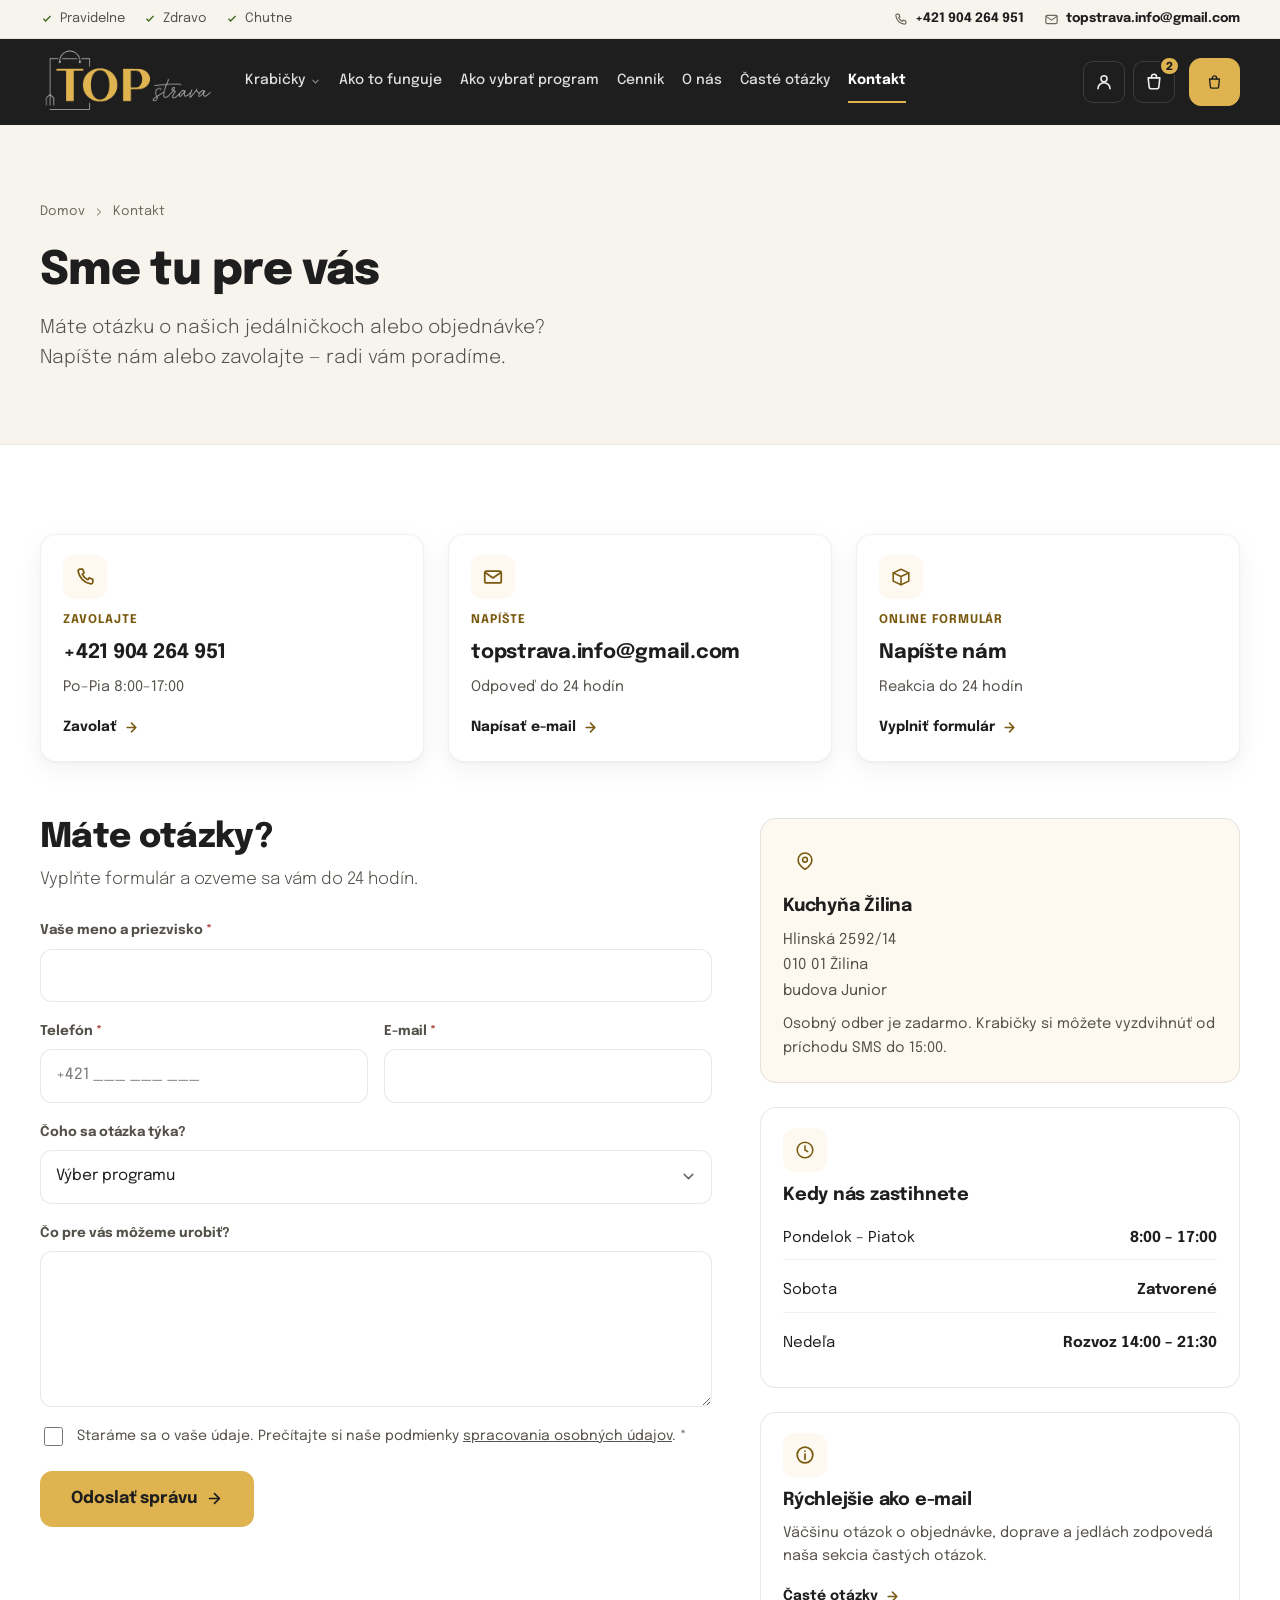
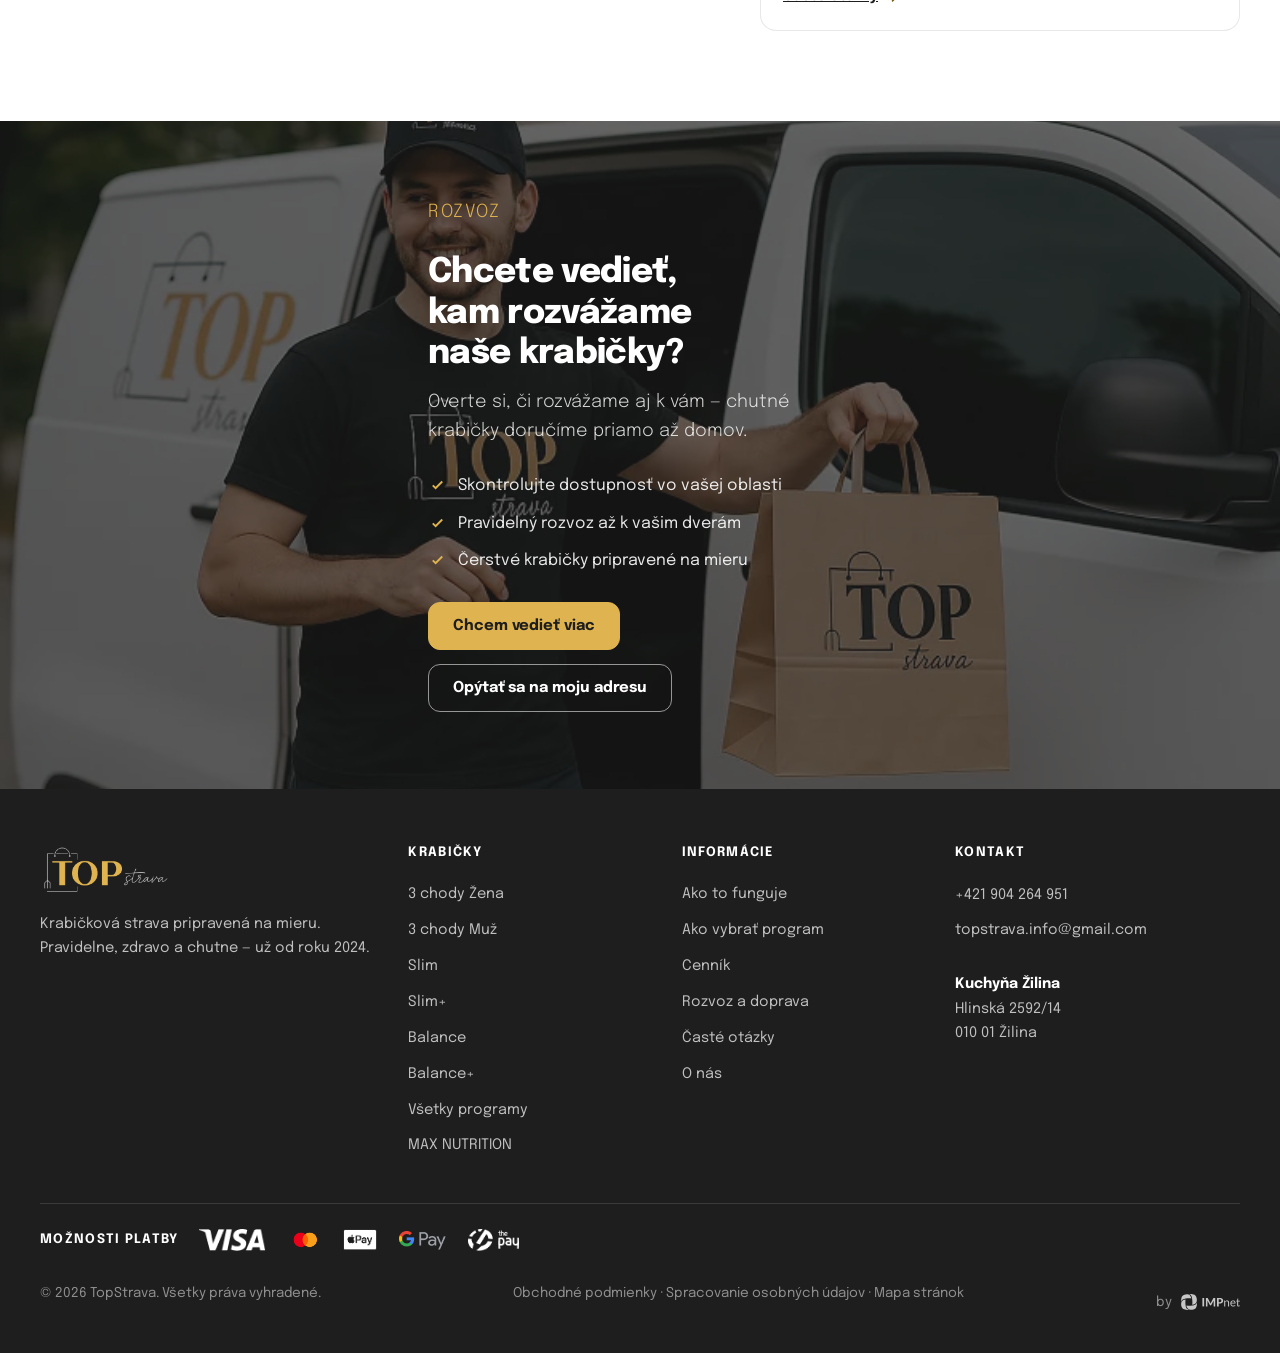
<file: kontakt.html>
<!doctype html>
<html lang="sk">
<head>
<meta charset="utf-8">
<meta name="viewport" content="width=device-width, initial-scale=1">
<title>Kontakt — sme tu pre vás | TopStrava</title>
<meta name="description" content="Máte otázku o jedálničkoch alebo objednávke? Zavolajte nám alebo napíšte — radi poradíme.">
<link rel="preload" href="assets/fonts/epilogue-regular.woff2" as="font" type="font/woff2" crossorigin>
<link rel="preload" href="assets/fonts/epilogue-800.woff2" as="font" type="font/woff2" crossorigin>
<link rel="stylesheet" href="assets/css/site.css?v=7b78254f">

</head>
<body>
  <a class="skip" href="#main">Preskočiť na obsah</a>

  <div class="utilbar">
    <div class="container utilbar__inner">
      <ul class="utilbar__claims">
        <li><svg viewBox="0 0 20 20" fill="currentColor" aria-hidden="true"><path d="M8 14.2 4.3 10.5l1.4-1.4L8 11.4l6.3-6.3 1.4 1.4z"/></svg>Pravidelne</li>
        <li><svg viewBox="0 0 20 20" fill="currentColor" aria-hidden="true"><path d="M8 14.2 4.3 10.5l1.4-1.4L8 11.4l6.3-6.3 1.4 1.4z"/></svg>Zdravo</li>
        <li><svg viewBox="0 0 20 20" fill="currentColor" aria-hidden="true"><path d="M8 14.2 4.3 10.5l1.4-1.4L8 11.4l6.3-6.3 1.4 1.4z"/></svg>Chutne</li>
      </ul>
      <div class="utilbar__contact">
        <a href="tel:+421904264951"><svg viewBox="0 0 24 24" fill="none" stroke="currentColor" stroke-width="1.9" stroke-linecap="round" stroke-linejoin="round" aria-hidden="true"><path d="M6.5 3.5h3l1.5 4-2 1.4a12 12 0 0 0 6.1 6.1l1.4-2 4 1.5v3a2 2 0 0 1-2.2 2A17 17 0 0 1 4.5 5.7a2 2 0 0 1 2-2.2z"/></svg><span>+421 904 264 951</span></a>
        <a href="mailto:topstrava.info@gmail.com"><svg viewBox="0 0 24 24" fill="none" stroke="currentColor" stroke-width="1.9" stroke-linecap="round" stroke-linejoin="round" aria-hidden="true"><rect x="3" y="5.5" width="18" height="13" rx="2"/><path d="m3.5 7 8.5 6 8.5-6"/></svg><span>topstrava.info@gmail.com</span></a>
      </div>
    </div>
  </div>

  <header class="masthead">
    <div class="container masthead__inner">
      <a class="masthead__logo" href="index.html" aria-label="TopStrava — domov">
        <img src="assets/img/logo.png?v=8825ca9b" alt="TopStrava" width="118" height="46">
      </a>

      <nav class="nav" id="nav" aria-label="Hlavná navigácia">
        <ul class="nav__list">
          <li>
            <a class="nav__link" href="programy.html">Krabičky<svg class="nav__caret" viewBox="0 0 24 24" fill="none" stroke="currentColor" stroke-width="2.4" stroke-linecap="round" aria-hidden="true"><path d="m6 9 6 6 6-6"/></svg></a>
            <div class="nav__panel">
              <div>
                <p class="label label--gold">Naša ponuka</p>
                <ul class="nav__progs">
                  <li class="nav__promo">
                    <a href="max-nutrition.html">
                      <span class="nav__promo-text">
                        <span class="nav__promo-tag">Špeciálny program</span>
                        <b>MAX NUTRITION</b>
                        <span class="nav__promo-sub">Obedy a večere · veľkosti M / L / XL · rozvoz 3× týždenne</span>
                      </span>
                      <span class="nav__promo-go" aria-hidden="true"><svg viewBox="0 0 24 24" fill="none" stroke="currentColor" stroke-width="2.4" stroke-linecap="round" stroke-linejoin="round" aria-hidden="true"><path d="M5 12h13M12 5l7 7-7 7"/></svg></span>
                    </a>
                  </li>
                  <li><a href="program.html?program=3-chody-zena" style="--g1:#8E5BD0;--g2:#5B2E9E">3 chody Žena<span>1200 kcal · 3 jedál</span></a></li>
                  <li><a href="program.html?program=3-chody-muz" style="--g1:#4A8FD4;--g2:#12327A">3 chody Muž<span>1600 kcal · 3 jedál</span></a></li>
                  <li><a href="program.html?program=slim" style="--g1:#7DC65A;--g2:#1F7A3D">Slim<span>1200 kcal · 5 jedál</span></a></li>
                  <li><a href="program.html?program=slim-plus" style="--g1:#C3D96B;--g2:#5C8A2A">Slim+<span>1400 kcal · 5 jedál</span></a></li>
                  <li><a href="program.html?program=balance" style="--g1:#F2718D;--g2:#B01E4B">Balance<span>1600 kcal · 5 jedál</span></a></li>
                  <li><a href="program.html?program=balance-plus" style="--g1:#F0A868;--g2:#B4541C">Balance+<span>1800 kcal · 5 jedál</span></a></li>
                  <li><a href="program.html?program=active-body" style="--g1:#5AC8C0;--g2:#136E74">Active body<span>2000 kcal · 5 jedál</span></a></li>
                  <li><a href="program.html?program=active-body-plus" style="--g1:#5AA6E0;--g2:#134C8C">Active body+<span>2200 kcal · 5 jedál</span></a></li>
                  <li><a href="program.html?program=max-energy" style="--g1:#F0563C;--g2:#9E0F1E">Max energy<span>2500 kcal · 5 jedál</span></a></li>
                </ul>
              </div>
              <div class="nav__aside">
                <p class="label">Pomôžeme vám vybrať</p>
                <ul>
                  <li><a href="ako-vybrat-program.html">Ako vybrať program?</a></li>
                  <li><a href="programy.html#jedalnicek">Vzorový jedálniček</a></li>
                  <li><a href="kontakt.html#contact-form">Nutričné poradenstvo</a></li>
                  <li><a href="programy.html#poukazy">🎁 Darčekové poukážky</a></li>
                  <li><a href="ako-to-funguje.html#rozvoz">Rozvoz a odberné miesta</a></li>
                  <li><a href="o-nas.html#referencie">Referencie</a></li>
                </ul>
              </div>
            </div>
          </li>
          <li><a class="nav__link" href="ako-to-funguje.html">Ako to funguje</a></li>
          <li><a class="nav__link" href="ako-vybrat-program.html">Ako vybrať program</a></li>
          <li><a class="nav__link" href="programy.html#cennik">Cenník</a></li>
          <li><a class="nav__link" href="o-nas.html">O nás</a></li>
          <li><a class="nav__link" href="faq.html">Časté otázky</a></li>
          <li><a class="nav__link" href="kontakt.html" aria-current="page">Kontakt</a></li>
        </ul>
      </nav>

      <div class="masthead__actions">
        <button class="icon-btn nav-toggle" type="button" aria-expanded="false"
                aria-controls="nav" aria-label="Otvoriť menu"><svg viewBox="0 0 24 24" fill="none" stroke="currentColor" stroke-width="2" stroke-linecap="round" aria-hidden="true"><path d="M4 7h16M4 12h16M4 17h16"/></svg></button>
        <a class="icon-btn" href="kontakt.html" aria-label="Môj účet"><svg viewBox="0 0 24 24" fill="none" stroke="currentColor" stroke-width="1.9" stroke-linecap="round" aria-hidden="true"><circle cx="12" cy="8" r="3.6"/><path d="M4.8 20a7.2 7.2 0 0 1 14.4 0"/></svg></a>
        <a class="icon-btn" href="dokoncenie-objednavky.html" aria-label="Košík, 2 položky">
          <svg viewBox="0 0 24 24" fill="none" stroke="currentColor" stroke-width="1.9" stroke-linecap="round" stroke-linejoin="round" aria-hidden="true"><path d="M5 7h14l-1.2 11.2a2 2 0 0 1-2 1.8H8.2a2 2 0 0 1-2-1.8z"/><path d="M9 7V5.6a3 3 0 0 1 6 0V7"/></svg><span class="cart-count">2</span>
        </a>
        <a class="btn btn--primary masthead__cta" href="programy.html">
          <svg viewBox="0 0 24 24" fill="none" stroke="currentColor" stroke-width="1.9" stroke-linecap="round" stroke-linejoin="round" aria-hidden="true"><path d="M5 7h14l-1.2 11.2a2 2 0 0 1-2 1.8H8.2a2 2 0 0 1-2-1.8z"/><path d="M9 7V5.6a3 3 0 0 1 6 0V7"/></svg><span>Objednať krabičky</span>
        </a>
      </div>
    </div>
  </header>

<main id="main">
  <section class="pagetop">
    <div class="container">
      <ul class="breadcrumb">
        <li><a href="index.html">Domov</a></li>
        <li><svg viewBox="0 0 24 24" fill="none" stroke="currentColor" stroke-width="2.4" stroke-linecap="round" stroke-linejoin="round" aria-hidden="true"><path d="m9 6 6 6-6 6"/></svg></li>
        <li>Kontakt</li>
      </ul>
      <div class="pagetop__inner">
        <h1>Sme tu pre vás</h1>
        <p class="lede">Máte otázku o našich jedálničkoch alebo objednávke? Napíšte nám alebo zavolajte — radi vám poradíme.</p>
      </div>
    </div>
  </section>

  <section class="section">
    <div class="container">
      <div class="grid grid--3" style="margin-bottom:56px">
        <a class="card card--link" href="tel:+421904264951">
          <div class="card__body">
            <span class="card__icon"><svg viewBox="0 0 24 24" fill="none" stroke="currentColor" stroke-width="1.9" stroke-linecap="round" stroke-linejoin="round" aria-hidden="true"><path d="M6.5 3.5h3l1.5 4-2 1.4a12 12 0 0 0 6.1 6.1l1.4-2 4 1.5v3a2 2 0 0 1-2.2 2A17 17 0 0 1 4.5 5.7a2 2 0 0 1 2-2.2z"/></svg></span>
            <p class="card__meta"><span class="hi">Zavolajte</span></p>
            <h2 class="card__title" style="font-size:20px">+421 904 264 951</h2>
            <p class="card__text">Po–Pia 8:00–17:00</p>
            <span class="card__cta">Zavolať <svg viewBox="0 0 24 24" fill="none" stroke="currentColor" stroke-width="2.4" stroke-linecap="round" stroke-linejoin="round" aria-hidden="true"><path d="M5 12h13M12 5l7 7-7 7"/></svg></span>
          </div>
        </a>
        <a class="card card--link" href="mailto:topstrava.info@gmail.com">
          <div class="card__body">
            <span class="card__icon"><svg viewBox="0 0 24 24" fill="none" stroke="currentColor" stroke-width="1.9" stroke-linecap="round" stroke-linejoin="round" aria-hidden="true"><rect x="3" y="5.5" width="18" height="13" rx="2"/><path d="m3.5 7 8.5 6 8.5-6"/></svg></span>
            <p class="card__meta"><span class="hi">Napíšte</span></p>
            <h2 class="card__title" style="font-size:20px">topstrava.info@gmail.com</h2>
            <p class="card__text">Odpoveď do 24 hodín</p>
            <span class="card__cta">Napísať e-mail <svg viewBox="0 0 24 24" fill="none" stroke="currentColor" stroke-width="2.4" stroke-linecap="round" stroke-linejoin="round" aria-hidden="true"><path d="M5 12h13M12 5l7 7-7 7"/></svg></span>
          </div>
        </a>
        <a class="card card--link" href="#contact-form">
          <div class="card__body">
            <span class="card__icon"><svg viewBox="0 0 24 24" fill="none" stroke="currentColor" stroke-width="1.7" stroke-linecap="round" stroke-linejoin="round" aria-hidden="true"><path d="M3.5 7.5 12 3.5l8.5 4v9L12 20.5l-8.5-4z"/><path d="M3.5 7.5 12 11.5l8.5-4M12 11.5v9"/></svg></span>
            <p class="card__meta"><span class="hi">Online formulár</span></p>
            <h2 class="card__title" style="font-size:20px">Napíšte nám</h2>
            <p class="card__text">Reakcia do 24 hodín</p>
            <span class="card__cta">Vyplniť formulár <svg viewBox="0 0 24 24" fill="none" stroke="currentColor" stroke-width="2.4" stroke-linecap="round" stroke-linejoin="round" aria-hidden="true"><path d="M5 12h13M12 5l7 7-7 7"/></svg></span>
          </div>
        </a>
      </div>

      <div class="grid grid--form" id="contact-form">
        <form novalidate>
          <h2 style="margin-bottom:8px">Máte otázky?</h2>
          <p class="lede" style="margin-bottom:26px;font-size:17px">Vyplňte formulár a ozveme sa vám do 24 hodín.</p>

          <div class="field">
            <label for="name">Vaše meno a priezvisko <span class="req">*</span></label>
            <input class="input" id="name" name="name" type="text" autocomplete="name" required>
          </div>
          <div class="field-row">
            <div class="field">
              <label for="tel">Telefón <span class="req">*</span></label>
              <input class="input" id="tel" name="tel" type="tel" autocomplete="tel" placeholder="+421 ___ ___ ___" required>
            </div>
            <div class="field">
              <label for="mail">E-mail <span class="req">*</span></label>
              <input class="input" id="mail" name="mail" type="email" autocomplete="email" required>
            </div>
          </div>
          <div class="field">
            <label for="topic">Čoho sa otázka týka?</label>
            <select class="select" id="topic" name="topic">
              <option>Výber programu</option>
              <option>Existujúca objednávka</option>
              <option>Rozvoz a odberné miesta</option>
              <option>Alergie a špeciálne požiadavky</option>
              <option>Darčekové poukážky</option>
              <option>Nutričné poradenstvo</option>
              <option>Iné</option>
            </select>
          </div>
          <div class="field">
            <label for="msg">Čo pre vás môžeme urobiť?</label>
            <textarea class="textarea" id="msg" name="msg" rows="5"></textarea>
          </div>
          <label class="check" style="margin-bottom:22px">
            <input type="checkbox" name="gdpr" required>
            <span>Staráme sa o vaše údaje. Prečítajte si naše podmienky <a href="#">spracovania osobných údajov</a>. <span class="req">*</span></span>
          </label>
          <button class="btn btn--primary btn--lg" type="submit">Odoslať správu <svg viewBox="0 0 24 24" fill="none" stroke="currentColor" stroke-width="2.4" stroke-linecap="round" stroke-linejoin="round" aria-hidden="true"><path d="M5 12h13M12 5l7 7-7 7"/></svg></button>
        </form>

        <aside class="stack">
          <div class="card card--tint card--flat">
            <div class="card__body">
              <span class="card__icon"><svg viewBox="0 0 24 24" fill="none" stroke="currentColor" stroke-width="1.7" stroke-linecap="round" stroke-linejoin="round" aria-hidden="true"><path d="M12 21s-7.5-4.7-7.5-10.2A7.5 7.5 0 0 1 12 3.3a7.5 7.5 0 0 1 7.5 7.5C19.5 16.3 12 21 12 21z"/><circle cx="12" cy="10.6" r="2.6"/></svg></span>
              <h3 class="card__title">Kuchyňa Žilina</h3>
              <address style="font-style:normal;color:var(--text-2);font-size:15px;line-height:1.7">
                Hlinská 2592/14<br>010 01 Žilina<br>budova Junior
              </address>
              <p class="card__text">Osobný odber je zadarmo. Krabičky si môžete vyzdvihnúť od príchodu SMS do 15:00.</p>
            </div>
          </div>
          <div class="card card--flat">
            <div class="card__body">
              <span class="card__icon"><svg viewBox="0 0 24 24" fill="none" stroke="currentColor" stroke-width="1.7" stroke-linecap="round" stroke-linejoin="round" aria-hidden="true"><circle cx="12" cy="12" r="8.5"/><path d="M12 7.5V12l3 1.8"/></svg></span>
              <h3 class="card__title">Kedy nás zastihnete</h3>
              <div class="rail__line" style="padding:9px 0"><span>Pondelok – Piatok</span><span>8:00 – 17:00</span></div>
              <div class="rail__line" style="padding:9px 0"><span>Sobota</span><span>Zatvorené</span></div>
              <div class="rail__line" style="padding:9px 0;border-bottom:0"><span>Nedeľa</span><span>Rozvoz 14:00 – 21:30</span></div>
            </div>
          </div>
          <div class="card card--flat">
            <div class="card__body">
              <span class="card__icon"><svg viewBox="0 0 24 24" fill="none" stroke="currentColor" stroke-width="1.9" stroke-linecap="round" stroke-linejoin="round" aria-hidden="true"><circle cx="12" cy="12" r="8.5"/><path d="M12 11v5.5M12 7.8h.01"/></svg></span>
              <h3 class="card__title">Rýchlejšie ako e-mail</h3>
              <p class="card__text">Väčšinu otázok o objednávke, doprave a jedlách zodpovedá naša sekcia častých otázok.</p>
              <a class="card__cta" href="faq.html">Časté otázky <svg viewBox="0 0 24 24" fill="none" stroke="currentColor" stroke-width="2.4" stroke-linecap="round" stroke-linejoin="round" aria-hidden="true"><path d="M5 12h13M12 5l7 7-7 7"/></svg></a>
            </div>
          </div>
        </aside>
      </div>
    </div>
  </section>

  <section class="band" id="rozvoz">
    <div class="band__bg"><img src="assets/img/band-food.webp?v=c14842fc" alt="" aria-hidden="true"></div>
    <div class="container band__inner on-dark">
      <p class="label" style="color:var(--gold)">Rozvoz</p>
      <h2>Chcete vedieť, kam rozvážame naše krabičky?</h2>
      <p>Overte si, či rozvážame aj k vám — chutné krabičky doručíme priamo až domov.</p>
      <ul>
        <li><svg viewBox="0 0 20 20" fill="currentColor" aria-hidden="true"><path d="M8 14.2 4.3 10.5l1.4-1.4L8 11.4l6.3-6.3 1.4 1.4z"/></svg>Skontrolujte dostupnosť vo vašej oblasti</li>
        <li><svg viewBox="0 0 20 20" fill="currentColor" aria-hidden="true"><path d="M8 14.2 4.3 10.5l1.4-1.4L8 11.4l6.3-6.3 1.4 1.4z"/></svg>Pravidelný rozvoz až k vašim dverám</li>
        <li><svg viewBox="0 0 20 20" fill="currentColor" aria-hidden="true"><path d="M8 14.2 4.3 10.5l1.4-1.4L8 11.4l6.3-6.3 1.4 1.4z"/></svg>Čerstvé krabičky pripravené na mieru</li>
      </ul>
      <div class="cluster">
        <a class="btn btn--primary" href="ako-to-funguje.html#rozvoz">Chcem vedieť viac</a>
        <a class="btn btn--secondary" href="kontakt.html">Opýtať sa na moju adresu</a>
      </div>
    </div>
  </section>
</main>

  <footer class="footer">
    <div class="container">
      <div class="footer__grid">
        <div>
          <div class="footer__logo"><img src="assets/img/logo.png?v=8825ca9b" alt="TopStrava" width="132" height="52"></div>
          <p>Krabičková strava pripravená na mieru. Pravidelne, zdravo a chutne — už od roku 2024.</p>
        </div>
        <div>
          <h3>Krabičky</h3>
          <ul>
            <li><a href="program.html?program=3-chody-zena">3 chody Žena</a></li>
            <li><a href="program.html?program=3-chody-muz">3 chody Muž</a></li>
            <li><a href="program.html?program=slim">Slim</a></li>
            <li><a href="program.html?program=slim-plus">Slim+</a></li>
            <li><a href="program.html?program=balance">Balance</a></li>
            <li><a href="program.html?program=balance-plus">Balance+</a></li>
            <li><a href="programy.html">Všetky programy</a></li>
            <li><a href="max-nutrition.html">MAX NUTRITION</a></li>
          </ul>
        </div>
        <div>
          <h3>Informácie</h3>
          <ul>
            <li><a href="ako-to-funguje.html">Ako to funguje</a></li>
            <li><a href="ako-vybrat-program.html">Ako vybrať program</a></li>
            <li><a href="programy.html#cennik">Cenník</a></li>
            <li><a href="ako-to-funguje.html#rozvoz">Rozvoz a doprava</a></li>
            <li><a href="faq.html">Časté otázky</a></li>
            <li><a href="o-nas.html">O nás</a></li>
          </ul>
        </div>
        <div>
          <h3>Kontakt</h3>
          <address>
            <a href="tel:+421904264951">+421 904 264 951</a><br>
            <a href="mailto:topstrava.info@gmail.com">topstrava.info@gmail.com</a><br><br>
            <strong style="color:#fff">Kuchyňa Žilina</strong><br>
            Hlinská 2592/14<br>
            010 01 Žilina
          </address>
        </div>
      </div>
      <div class="footer__pay">
        <h3>Možnosti platby</h3>
        <ul class="pay">
          <li><a class="pay__doc" href="vizualny-smer.html" aria-label="Vizuálny smer a UI dokumentácia"><img src="assets/img/pay/visa.png?v=1692cd1c" alt="Visa" loading="lazy"></a></li>
          <li><img src="assets/img/pay/mastercard.png?v=12eecb1e" alt="Mastercard" loading="lazy"></li>
          <li><img src="assets/img/pay/applepay.png?v=dd737f02" alt="Apple Pay" loading="lazy"></li>
          <li><img src="assets/img/pay/gpay.png?v=930f06b1" alt="Google Pay" loading="lazy"></li>
          <li><img src="assets/img/pay/thepay.png?v=299cc2ca" alt="ThePay" loading="lazy"></li>
        </ul>
      </div>
      <div class="footer__bottom">
        <p>© <span data-year>2026</span> TopStrava. Všetky práva vyhradené.</p>
        <p>Obchodné podmienky · Spracovanie osobných údajov · Mapa stránok</p>
        <p class="footer__credit">
          <span>by</span>
          <a href="https://www.impnet.cz/" target="_blank" rel="noopener noreferrer">
            <img src="assets/img/IMPnet-logo-white-monochrome_horizontal.svg?v=465469f9" alt="IMPnet" loading="lazy" width="59" height="16">
          </a>
        </p>
      </div>
    </div>
  </footer>

<script src="assets/js/site.js?v=7b78254f"></script>

</body>
</html>
</file>
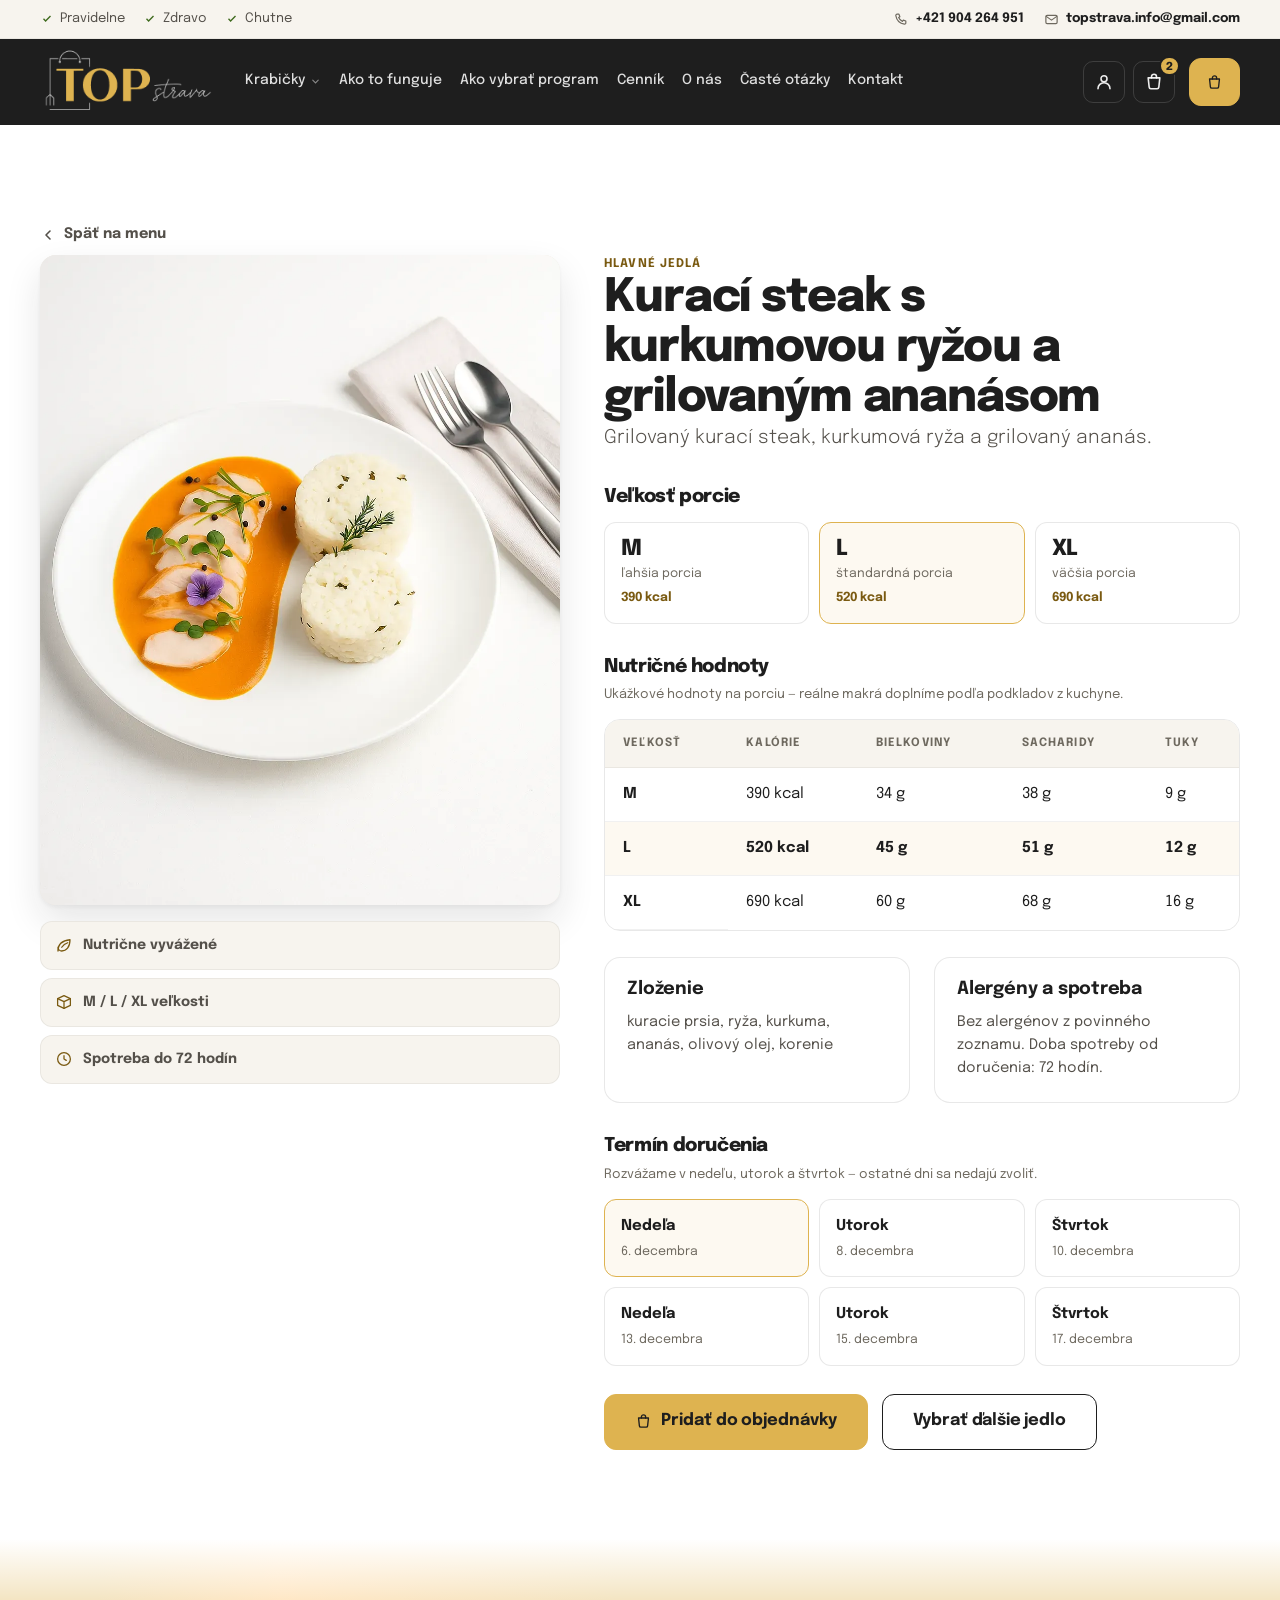
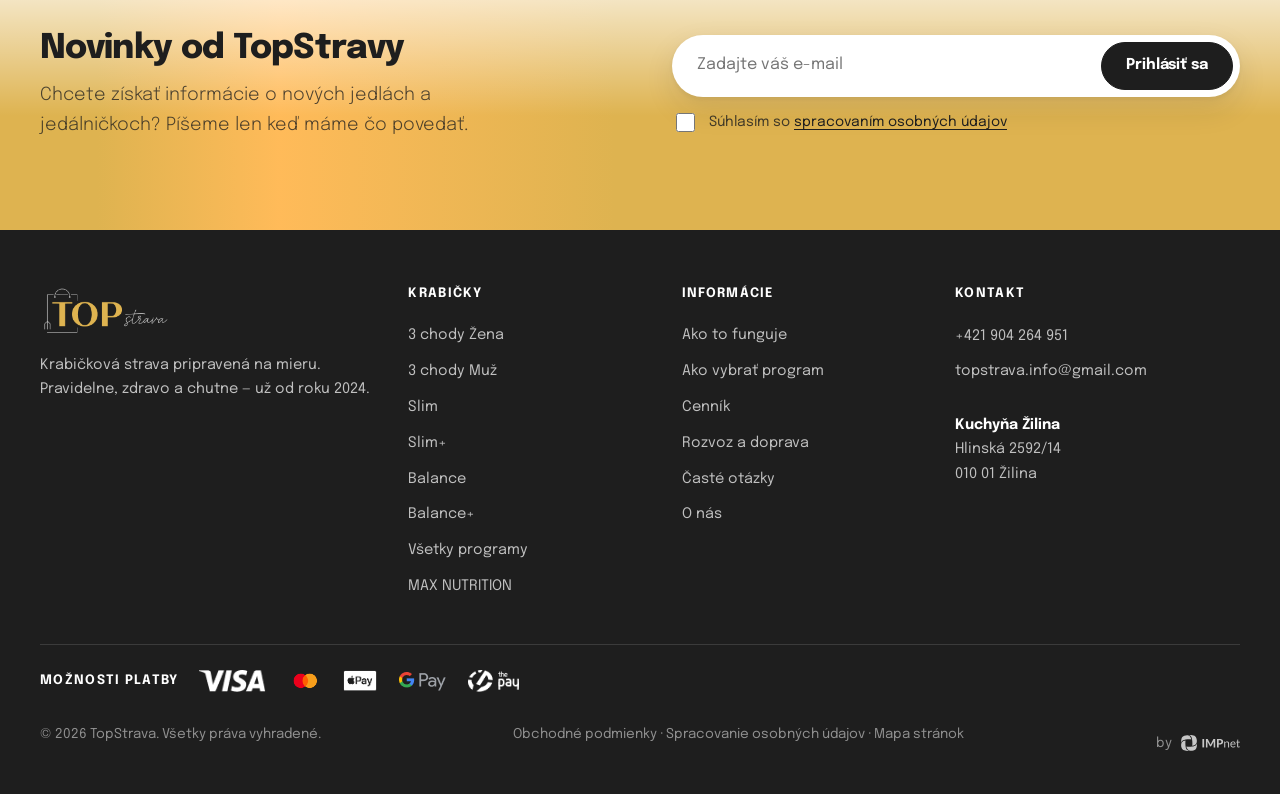
<file: max-nutrition-jedlo.html>
<!doctype html>
<html lang="sk">
<head>
<meta charset="utf-8">
<meta name="viewport" content="width=device-width, initial-scale=1">
<title>Detail jedla | MAX NUTRITION | TopStrava</title>
<meta name="description" content="Nutričné hodnoty, zloženie a alergény jedla z programu MAX NUTRITION. Vyberte si veľkosť porcie a termín doručenia.">
<link rel="preload" href="assets/fonts/epilogue-regular.woff2" as="font" type="font/woff2" crossorigin>
<link rel="preload" href="assets/fonts/epilogue-800.woff2" as="font" type="font/woff2" crossorigin>
<link rel="stylesheet" href="assets/css/site.css?v=7b78254f">

</head>
<body>
  <a class="skip" href="#main">Preskočiť na obsah</a>

  <div class="utilbar">
    <div class="container utilbar__inner">
      <ul class="utilbar__claims">
        <li><svg viewBox="0 0 20 20" fill="currentColor" aria-hidden="true"><path d="M8 14.2 4.3 10.5l1.4-1.4L8 11.4l6.3-6.3 1.4 1.4z"/></svg>Pravidelne</li>
        <li><svg viewBox="0 0 20 20" fill="currentColor" aria-hidden="true"><path d="M8 14.2 4.3 10.5l1.4-1.4L8 11.4l6.3-6.3 1.4 1.4z"/></svg>Zdravo</li>
        <li><svg viewBox="0 0 20 20" fill="currentColor" aria-hidden="true"><path d="M8 14.2 4.3 10.5l1.4-1.4L8 11.4l6.3-6.3 1.4 1.4z"/></svg>Chutne</li>
      </ul>
      <div class="utilbar__contact">
        <a href="tel:+421904264951"><svg viewBox="0 0 24 24" fill="none" stroke="currentColor" stroke-width="1.9" stroke-linecap="round" stroke-linejoin="round" aria-hidden="true"><path d="M6.5 3.5h3l1.5 4-2 1.4a12 12 0 0 0 6.1 6.1l1.4-2 4 1.5v3a2 2 0 0 1-2.2 2A17 17 0 0 1 4.5 5.7a2 2 0 0 1 2-2.2z"/></svg><span>+421 904 264 951</span></a>
        <a href="mailto:topstrava.info@gmail.com"><svg viewBox="0 0 24 24" fill="none" stroke="currentColor" stroke-width="1.9" stroke-linecap="round" stroke-linejoin="round" aria-hidden="true"><rect x="3" y="5.5" width="18" height="13" rx="2"/><path d="m3.5 7 8.5 6 8.5-6"/></svg><span>topstrava.info@gmail.com</span></a>
      </div>
    </div>
  </div>

  <header class="masthead">
    <div class="container masthead__inner">
      <a class="masthead__logo" href="index.html" aria-label="TopStrava — domov">
        <img src="assets/img/logo.png?v=8825ca9b" alt="TopStrava" width="118" height="46">
      </a>

      <nav class="nav" id="nav" aria-label="Hlavná navigácia">
        <ul class="nav__list">
          <li>
            <a class="nav__link" href="programy.html">Krabičky<svg class="nav__caret" viewBox="0 0 24 24" fill="none" stroke="currentColor" stroke-width="2.4" stroke-linecap="round" aria-hidden="true"><path d="m6 9 6 6 6-6"/></svg></a>
            <div class="nav__panel">
              <div>
                <p class="label label--gold">Naša ponuka</p>
                <ul class="nav__progs">
                  <li class="nav__promo">
                    <a href="max-nutrition.html" aria-current="page">
                      <span class="nav__promo-text">
                        <span class="nav__promo-tag">Špeciálny program</span>
                        <b>MAX NUTRITION</b>
                        <span class="nav__promo-sub">Obedy a večere · veľkosti M / L / XL · rozvoz 3× týždenne</span>
                      </span>
                      <span class="nav__promo-go" aria-hidden="true"><svg viewBox="0 0 24 24" fill="none" stroke="currentColor" stroke-width="2.4" stroke-linecap="round" stroke-linejoin="round" aria-hidden="true"><path d="M5 12h13M12 5l7 7-7 7"/></svg></span>
                    </a>
                  </li>
                  <li><a href="program.html?program=3-chody-zena" style="--g1:#8E5BD0;--g2:#5B2E9E">3 chody Žena<span>1200 kcal · 3 jedál</span></a></li>
                  <li><a href="program.html?program=3-chody-muz" style="--g1:#4A8FD4;--g2:#12327A">3 chody Muž<span>1600 kcal · 3 jedál</span></a></li>
                  <li><a href="program.html?program=slim" style="--g1:#7DC65A;--g2:#1F7A3D">Slim<span>1200 kcal · 5 jedál</span></a></li>
                  <li><a href="program.html?program=slim-plus" style="--g1:#C3D96B;--g2:#5C8A2A">Slim+<span>1400 kcal · 5 jedál</span></a></li>
                  <li><a href="program.html?program=balance" style="--g1:#F2718D;--g2:#B01E4B">Balance<span>1600 kcal · 5 jedál</span></a></li>
                  <li><a href="program.html?program=balance-plus" style="--g1:#F0A868;--g2:#B4541C">Balance+<span>1800 kcal · 5 jedál</span></a></li>
                  <li><a href="program.html?program=active-body" style="--g1:#5AC8C0;--g2:#136E74">Active body<span>2000 kcal · 5 jedál</span></a></li>
                  <li><a href="program.html?program=active-body-plus" style="--g1:#5AA6E0;--g2:#134C8C">Active body+<span>2200 kcal · 5 jedál</span></a></li>
                  <li><a href="program.html?program=max-energy" style="--g1:#F0563C;--g2:#9E0F1E">Max energy<span>2500 kcal · 5 jedál</span></a></li>
                </ul>
              </div>
              <div class="nav__aside">
                <p class="label">Pomôžeme vám vybrať</p>
                <ul>
                  <li><a href="ako-vybrat-program.html">Ako vybrať program?</a></li>
                  <li><a href="programy.html#jedalnicek">Vzorový jedálniček</a></li>
                  <li><a href="kontakt.html#contact-form">Nutričné poradenstvo</a></li>
                  <li><a href="programy.html#poukazy">🎁 Darčekové poukážky</a></li>
                  <li><a href="ako-to-funguje.html#rozvoz">Rozvoz a odberné miesta</a></li>
                  <li><a href="o-nas.html#referencie">Referencie</a></li>
                </ul>
              </div>
            </div>
          </li>
          <li><a class="nav__link" href="ako-to-funguje.html">Ako to funguje</a></li>
          <li><a class="nav__link" href="ako-vybrat-program.html">Ako vybrať program</a></li>
          <li><a class="nav__link" href="programy.html#cennik">Cenník</a></li>
          <li><a class="nav__link" href="o-nas.html">O nás</a></li>
          <li><a class="nav__link" href="faq.html">Časté otázky</a></li>
          <li><a class="nav__link" href="kontakt.html">Kontakt</a></li>
        </ul>
      </nav>

      <div class="masthead__actions">
        <button class="icon-btn nav-toggle" type="button" aria-expanded="false"
                aria-controls="nav" aria-label="Otvoriť menu"><svg viewBox="0 0 24 24" fill="none" stroke="currentColor" stroke-width="2" stroke-linecap="round" aria-hidden="true"><path d="M4 7h16M4 12h16M4 17h16"/></svg></button>
        <a class="icon-btn" href="kontakt.html" aria-label="Môj účet"><svg viewBox="0 0 24 24" fill="none" stroke="currentColor" stroke-width="1.9" stroke-linecap="round" aria-hidden="true"><circle cx="12" cy="8" r="3.6"/><path d="M4.8 20a7.2 7.2 0 0 1 14.4 0"/></svg></a>
        <a class="icon-btn" href="dokoncenie-objednavky.html" aria-label="Košík, 2 položky">
          <svg viewBox="0 0 24 24" fill="none" stroke="currentColor" stroke-width="1.9" stroke-linecap="round" stroke-linejoin="round" aria-hidden="true"><path d="M5 7h14l-1.2 11.2a2 2 0 0 1-2 1.8H8.2a2 2 0 0 1-2-1.8z"/><path d="M9 7V5.6a3 3 0 0 1 6 0V7"/></svg><span class="cart-count">2</span>
        </a>
        <a class="btn btn--primary masthead__cta" href="programy.html">
          <svg viewBox="0 0 24 24" fill="none" stroke="currentColor" stroke-width="1.9" stroke-linecap="round" stroke-linejoin="round" aria-hidden="true"><path d="M5 7h14l-1.2 11.2a2 2 0 0 1-2 1.8H8.2a2 2 0 0 1-2-1.8z"/><path d="M9 7V5.6a3 3 0 0 1 6 0V7"/></svg><span>Objednať krabičky</span>
        </a>
      </div>
    </div>
  </header>

<main id="main">
  <section class="section meal-detail" data-meal-detail>
    <div class="container">
      <a class="backlink" href="max-nutrition.html">
        <svg viewBox="0 0 24 24" fill="none" stroke="currentColor" stroke-width="2.4" stroke-linecap="round" stroke-linejoin="round" aria-hidden="true"><path d="m15 6-6 6 6 6"/></svg>Späť na menu
      </a>

      <div class="grid grid--meal-detail">
        <aside class="meal-detail__media">
          <div class="meal-detail__photo" data-bind="photo"></div>
          <ul class="meal-detail__facts">
            <li><svg viewBox="0 0 24 24" fill="none" stroke="currentColor" stroke-width="1.7" stroke-linecap="round" stroke-linejoin="round" aria-hidden="true"><path d="M4 20c0-8 5-14 16-15 0 10-5 15-11 15a5 5 0 0 1-5-5z"/><path d="M9 15c2-3 5-5 8-6"/></svg><span>Nutrične vyvážené</span></li>
            <li><svg viewBox="0 0 24 24" fill="none" stroke="currentColor" stroke-width="1.7" stroke-linecap="round" stroke-linejoin="round" aria-hidden="true"><path d="M3.5 7.5 12 3.5l8.5 4v9L12 20.5l-8.5-4z"/><path d="M3.5 7.5 12 11.5l8.5-4M12 11.5v9"/></svg><span>M / L / XL veľkosti</span></li>
            <li><svg viewBox="0 0 24 24" fill="none" stroke="currentColor" stroke-width="1.7" stroke-linecap="round" stroke-linejoin="round" aria-hidden="true"><circle cx="12" cy="12" r="8.5"/><path d="M12 7.5V12l3 1.8"/></svg><span>Spotreba do 72 hodín</span></li>
          </ul>
        </aside>

        <div>
          <p class="label label--gold" data-bind="course">Hlavné jedlá</p>
          <h1 data-bind="name">Jedlo</h1>
          <p class="lede" data-bind="desc"></p>

          <h2 class="meal-detail__h">Veľkosť porcie</h2>
          <div class="sizepick" data-bind="sizes" role="radiogroup" aria-label="Veľkosť porcie"></div>

          <h2 class="meal-detail__h">Nutričné hodnoty</h2>
          <p class="form-note" style="margin:-8px 0 14px">Ukážkové hodnoty na porciu — reálne makrá doplníme podľa podkladov z kuchyne.</p>
          <div class="table-wrap">
            <table>
              <caption class="sr-only">Nutričné hodnoty podľa veľkosti porcie</caption>
              <thead>
                <tr>
                  <th scope="col">Veľkosť</th>
                  <th scope="col" class="num">Kalórie</th>
                  <th scope="col" class="num">Bielkoviny</th>
                  <th scope="col" class="num">Sacharidy</th>
                  <th scope="col" class="num">Tuky</th>
                </tr>
              </thead>
              <tbody data-bind="nutri"></tbody>
            </table>
          </div>

          <div class="grid grid--2" style="margin-top:26px">
            <div class="card card--flat">
              <div class="card__body">
                <h3 class="card__title">Zloženie</h3>
                <p class="card__text" data-bind="zlozenie"></p>
              </div>
            </div>
            <div class="card card--flat">
              <div class="card__body">
                <h3 class="card__title">Alergény a spotreba</h3>
                <p class="card__text" data-bind="alergeny"></p>
              </div>
            </div>
          </div>

          <h2 class="meal-detail__h">Termín doručenia</h2>
          <p class="form-note" style="margin:-8px 0 14px">Rozvážame v nedeľu, utorok a štvrtok — ostatné dni sa nedajú zvoliť.</p>
          <div class="daypick" data-bind="calendar"></div>

          <div class="cluster" style="margin-top:28px">
            <a class="btn btn--primary btn--lg" href="dokoncenie-objednavky.html"><svg viewBox="0 0 24 24" fill="none" stroke="currentColor" stroke-width="1.9" stroke-linecap="round" stroke-linejoin="round" aria-hidden="true"><path d="M5 7h14l-1.2 11.2a2 2 0 0 1-2 1.8H8.2a2 2 0 0 1-2-1.8z"/><path d="M9 7V5.6a3 3 0 0 1 6 0V7"/></svg>Pridať do objednávky</a>
            <a class="btn btn--secondary btn--lg" href="max-nutrition.html">Vybrať ďalšie jedlo</a>
          </div>
        </div>
      </div>
    </div>
  </section>

  <section class="newsletter gradient-warm">
    <div class="container">
      <div class="newsletter__grid">
        <div>
          <h2>Novinky od TopStravy</h2>
          <p>Chcete získať informácie o nových jedlách a jedálničkoch? Píšeme len keď máme čo povedať.</p>
        </div>
        <form class="newsletter__form" novalidate>
          <div class="newsletter__row">
            <label class="sr-only" for="nl-mail">E-mail</label>
            <input id="nl-mail" name="email" type="email" placeholder="Zadajte váš e-mail" autocomplete="email" required>
            <button class="btn" type="submit">Prihlásiť sa</button>
          </div>
          <label class="check">
            <input type="checkbox" name="nl-gdpr" required>
            <span>Súhlasím so <a href="#">spracovaním osobných údajov</a></span>
          </label>
        </form>
      </div>
    </div>
  </section>
</main>

  <footer class="footer">
    <div class="container">
      <div class="footer__grid">
        <div>
          <div class="footer__logo"><img src="assets/img/logo.png?v=8825ca9b" alt="TopStrava" width="132" height="52"></div>
          <p>Krabičková strava pripravená na mieru. Pravidelne, zdravo a chutne — už od roku 2024.</p>
        </div>
        <div>
          <h3>Krabičky</h3>
          <ul>
            <li><a href="program.html?program=3-chody-zena">3 chody Žena</a></li>
            <li><a href="program.html?program=3-chody-muz">3 chody Muž</a></li>
            <li><a href="program.html?program=slim">Slim</a></li>
            <li><a href="program.html?program=slim-plus">Slim+</a></li>
            <li><a href="program.html?program=balance">Balance</a></li>
            <li><a href="program.html?program=balance-plus">Balance+</a></li>
            <li><a href="programy.html">Všetky programy</a></li>
            <li><a href="max-nutrition.html">MAX NUTRITION</a></li>
          </ul>
        </div>
        <div>
          <h3>Informácie</h3>
          <ul>
            <li><a href="ako-to-funguje.html">Ako to funguje</a></li>
            <li><a href="ako-vybrat-program.html">Ako vybrať program</a></li>
            <li><a href="programy.html#cennik">Cenník</a></li>
            <li><a href="ako-to-funguje.html#rozvoz">Rozvoz a doprava</a></li>
            <li><a href="faq.html">Časté otázky</a></li>
            <li><a href="o-nas.html">O nás</a></li>
          </ul>
        </div>
        <div>
          <h3>Kontakt</h3>
          <address>
            <a href="tel:+421904264951">+421 904 264 951</a><br>
            <a href="mailto:topstrava.info@gmail.com">topstrava.info@gmail.com</a><br><br>
            <strong style="color:#fff">Kuchyňa Žilina</strong><br>
            Hlinská 2592/14<br>
            010 01 Žilina
          </address>
        </div>
      </div>
      <div class="footer__pay">
        <h3>Možnosti platby</h3>
        <ul class="pay">
          <li><a class="pay__doc" href="vizualny-smer.html" aria-label="Vizuálny smer a UI dokumentácia"><img src="assets/img/pay/visa.png?v=1692cd1c" alt="Visa" loading="lazy"></a></li>
          <li><img src="assets/img/pay/mastercard.png?v=12eecb1e" alt="Mastercard" loading="lazy"></li>
          <li><img src="assets/img/pay/applepay.png?v=dd737f02" alt="Apple Pay" loading="lazy"></li>
          <li><img src="assets/img/pay/gpay.png?v=930f06b1" alt="Google Pay" loading="lazy"></li>
          <li><img src="assets/img/pay/thepay.png?v=299cc2ca" alt="ThePay" loading="lazy"></li>
        </ul>
      </div>
      <div class="footer__bottom">
        <p>© <span data-year>2026</span> TopStrava. Všetky práva vyhradené.</p>
        <p>Obchodné podmienky · Spracovanie osobných údajov · Mapa stránok</p>
        <p class="footer__credit">
          <span>by</span>
          <a href="https://www.impnet.cz/" target="_blank" rel="noopener noreferrer">
            <img src="assets/img/IMPnet-logo-white-monochrome_horizontal.svg?v=465469f9" alt="IMPnet" loading="lazy" width="59" height="16">
          </a>
        </p>
      </div>
    </div>
  </footer>

<script src="assets/js/site.js?v=7b78254f"></script>
<script src="assets/js/max-nutrition.js?v=7b78254f"></script>
</body>
</html>
</file>
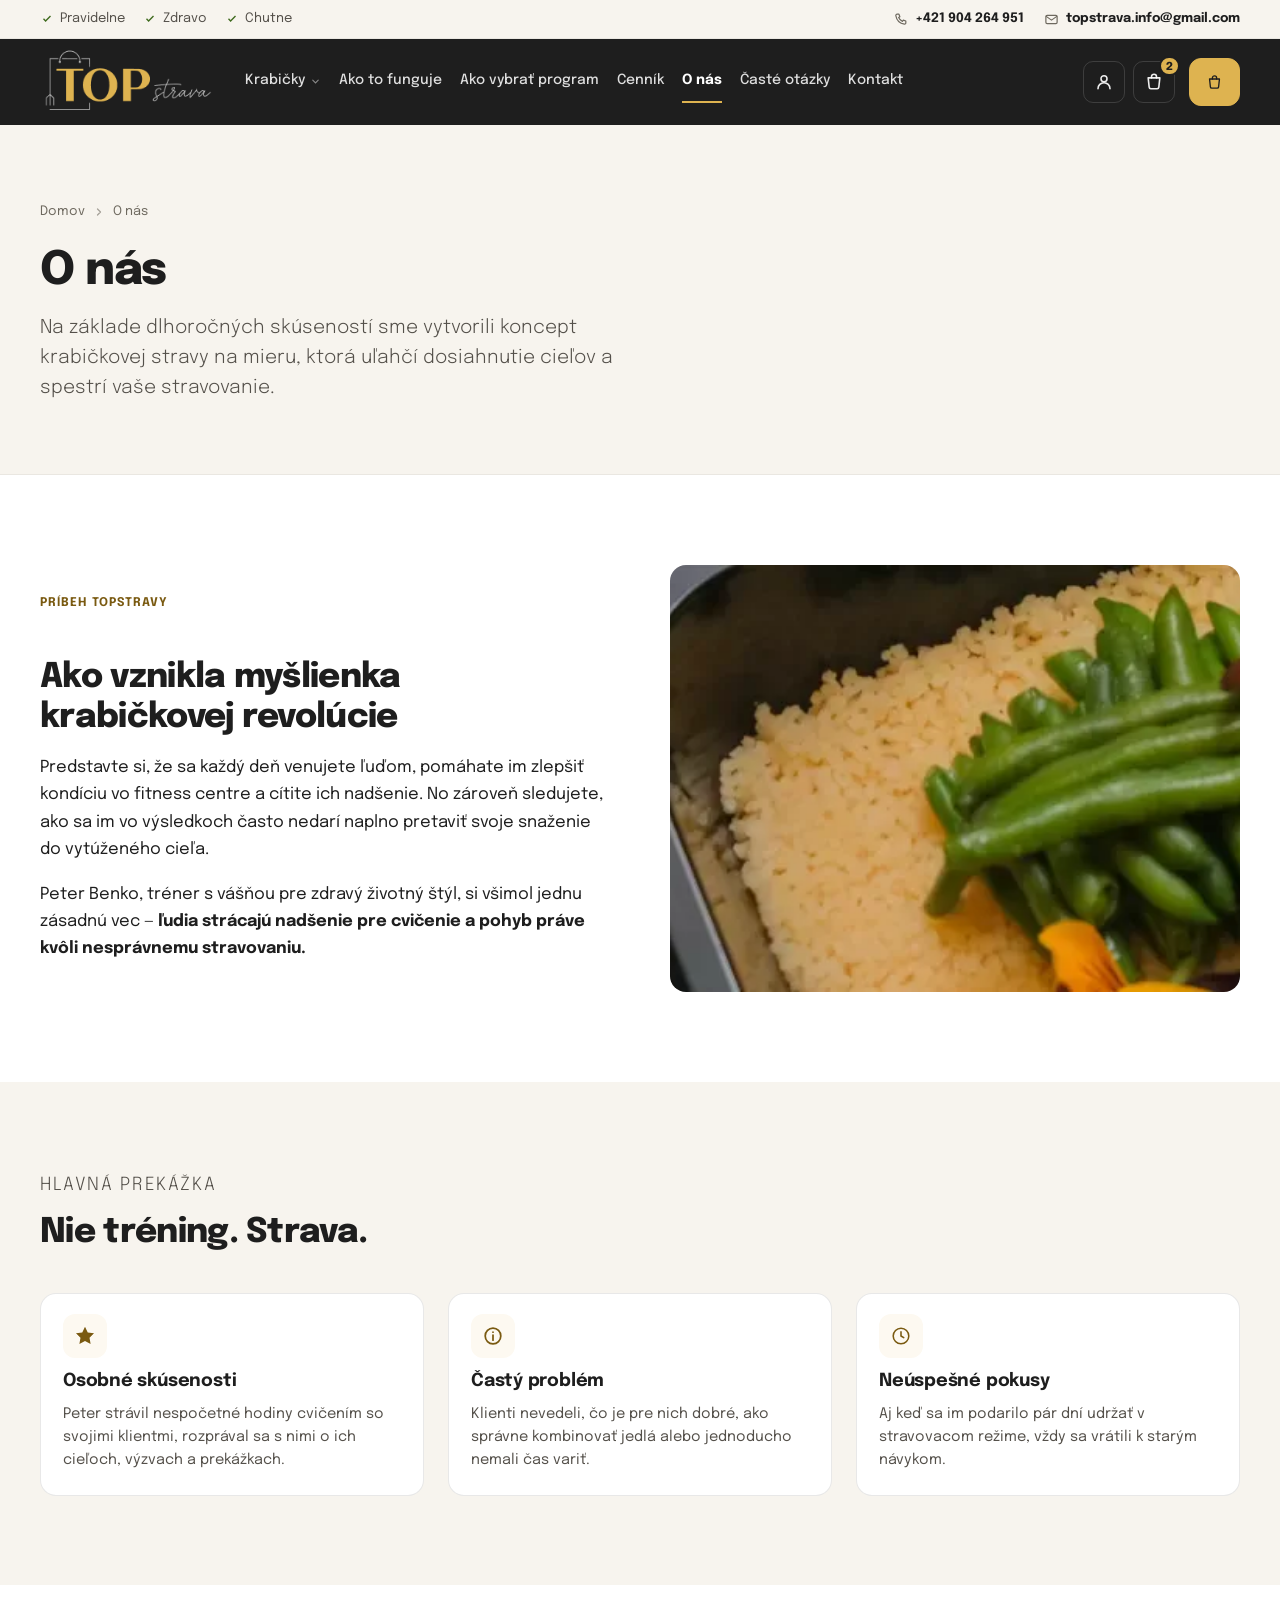
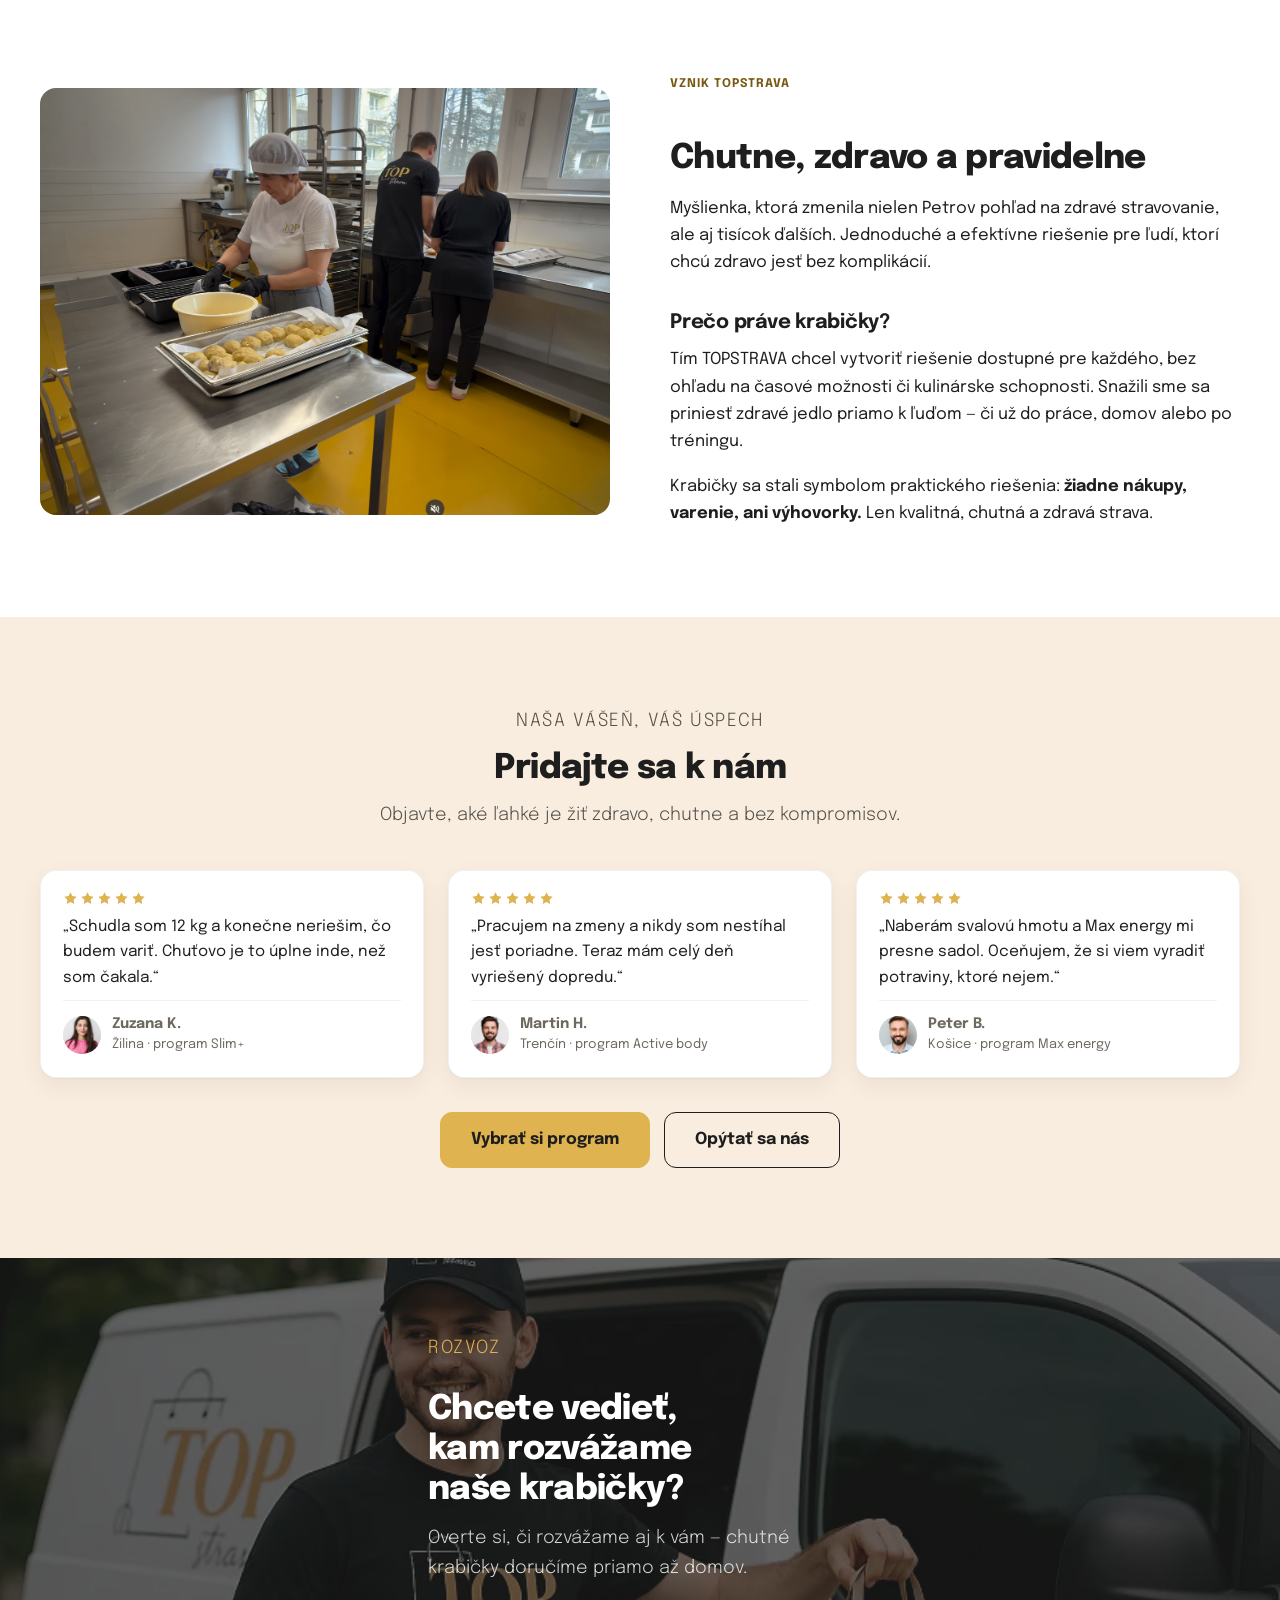
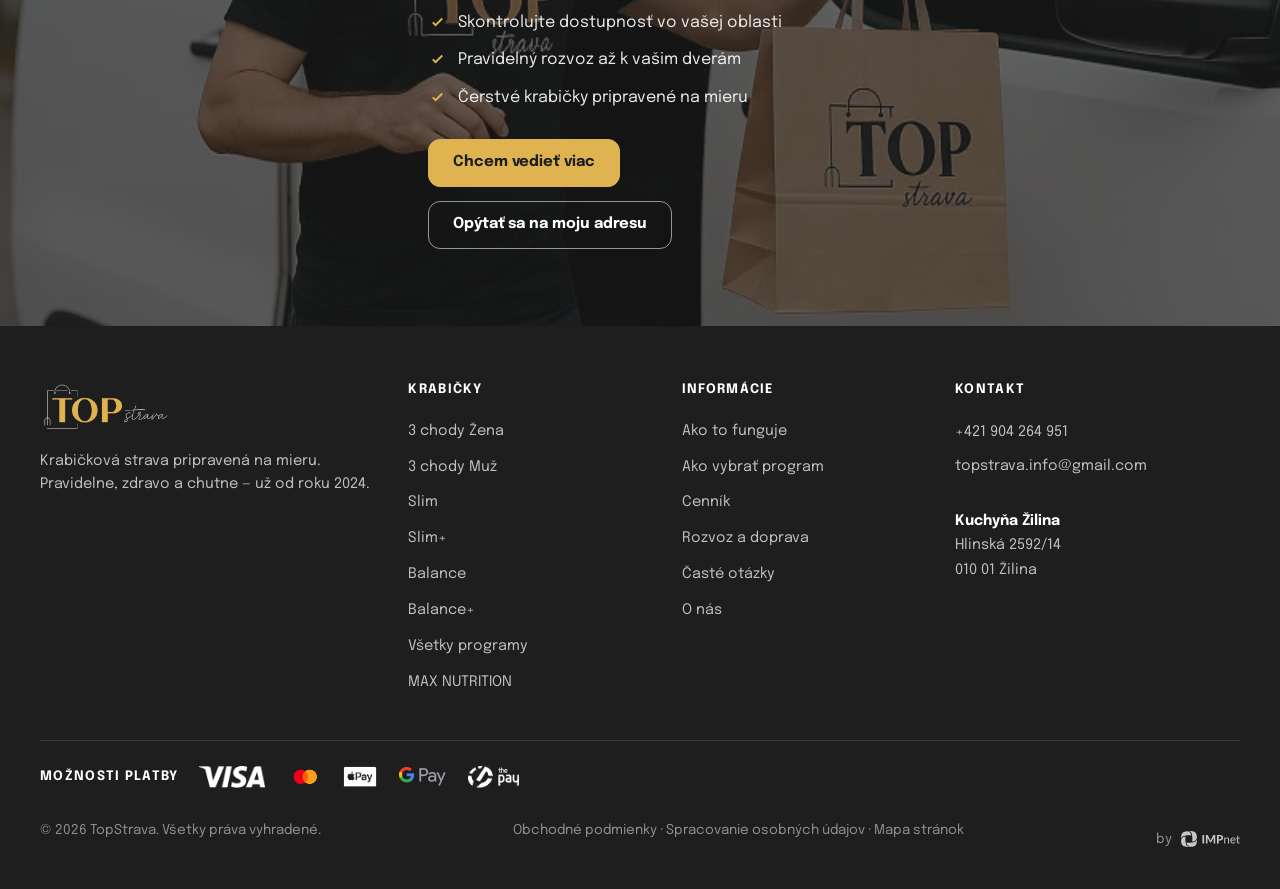
<file: o-nas.html>
<!doctype html>
<html lang="sk">
<head>
<meta charset="utf-8">
<meta name="viewport" content="width=device-width, initial-scale=1">
<title>O nás — príbeh TopStravy | TopStrava</title>
<meta name="description" content="Ako vznikla TopStrava: príbeh trénera Petra Benka a krabičkovej stravy, ktorá rieši najväčšiu prekážku vo fitness — jedlo.">
<link rel="preload" href="assets/fonts/epilogue-regular.woff2" as="font" type="font/woff2" crossorigin>
<link rel="preload" href="assets/fonts/epilogue-800.woff2" as="font" type="font/woff2" crossorigin>
<link rel="stylesheet" href="assets/css/site.css?v=7b78254f">

</head>
<body>
  <a class="skip" href="#main">Preskočiť na obsah</a>

  <div class="utilbar">
    <div class="container utilbar__inner">
      <ul class="utilbar__claims">
        <li><svg viewBox="0 0 20 20" fill="currentColor" aria-hidden="true"><path d="M8 14.2 4.3 10.5l1.4-1.4L8 11.4l6.3-6.3 1.4 1.4z"/></svg>Pravidelne</li>
        <li><svg viewBox="0 0 20 20" fill="currentColor" aria-hidden="true"><path d="M8 14.2 4.3 10.5l1.4-1.4L8 11.4l6.3-6.3 1.4 1.4z"/></svg>Zdravo</li>
        <li><svg viewBox="0 0 20 20" fill="currentColor" aria-hidden="true"><path d="M8 14.2 4.3 10.5l1.4-1.4L8 11.4l6.3-6.3 1.4 1.4z"/></svg>Chutne</li>
      </ul>
      <div class="utilbar__contact">
        <a href="tel:+421904264951"><svg viewBox="0 0 24 24" fill="none" stroke="currentColor" stroke-width="1.9" stroke-linecap="round" stroke-linejoin="round" aria-hidden="true"><path d="M6.5 3.5h3l1.5 4-2 1.4a12 12 0 0 0 6.1 6.1l1.4-2 4 1.5v3a2 2 0 0 1-2.2 2A17 17 0 0 1 4.5 5.7a2 2 0 0 1 2-2.2z"/></svg><span>+421 904 264 951</span></a>
        <a href="mailto:topstrava.info@gmail.com"><svg viewBox="0 0 24 24" fill="none" stroke="currentColor" stroke-width="1.9" stroke-linecap="round" stroke-linejoin="round" aria-hidden="true"><rect x="3" y="5.5" width="18" height="13" rx="2"/><path d="m3.5 7 8.5 6 8.5-6"/></svg><span>topstrava.info@gmail.com</span></a>
      </div>
    </div>
  </div>

  <header class="masthead">
    <div class="container masthead__inner">
      <a class="masthead__logo" href="index.html" aria-label="TopStrava — domov">
        <img src="assets/img/logo.png?v=8825ca9b" alt="TopStrava" width="118" height="46">
      </a>

      <nav class="nav" id="nav" aria-label="Hlavná navigácia">
        <ul class="nav__list">
          <li>
            <a class="nav__link" href="programy.html">Krabičky<svg class="nav__caret" viewBox="0 0 24 24" fill="none" stroke="currentColor" stroke-width="2.4" stroke-linecap="round" aria-hidden="true"><path d="m6 9 6 6 6-6"/></svg></a>
            <div class="nav__panel">
              <div>
                <p class="label label--gold">Naša ponuka</p>
                <ul class="nav__progs">
                  <li class="nav__promo">
                    <a href="max-nutrition.html">
                      <span class="nav__promo-text">
                        <span class="nav__promo-tag">Špeciálny program</span>
                        <b>MAX NUTRITION</b>
                        <span class="nav__promo-sub">Obedy a večere · veľkosti M / L / XL · rozvoz 3× týždenne</span>
                      </span>
                      <span class="nav__promo-go" aria-hidden="true"><svg viewBox="0 0 24 24" fill="none" stroke="currentColor" stroke-width="2.4" stroke-linecap="round" stroke-linejoin="round" aria-hidden="true"><path d="M5 12h13M12 5l7 7-7 7"/></svg></span>
                    </a>
                  </li>
                  <li><a href="program.html?program=3-chody-zena" style="--g1:#8E5BD0;--g2:#5B2E9E">3 chody Žena<span>1200 kcal · 3 jedál</span></a></li>
                  <li><a href="program.html?program=3-chody-muz" style="--g1:#4A8FD4;--g2:#12327A">3 chody Muž<span>1600 kcal · 3 jedál</span></a></li>
                  <li><a href="program.html?program=slim" style="--g1:#7DC65A;--g2:#1F7A3D">Slim<span>1200 kcal · 5 jedál</span></a></li>
                  <li><a href="program.html?program=slim-plus" style="--g1:#C3D96B;--g2:#5C8A2A">Slim+<span>1400 kcal · 5 jedál</span></a></li>
                  <li><a href="program.html?program=balance" style="--g1:#F2718D;--g2:#B01E4B">Balance<span>1600 kcal · 5 jedál</span></a></li>
                  <li><a href="program.html?program=balance-plus" style="--g1:#F0A868;--g2:#B4541C">Balance+<span>1800 kcal · 5 jedál</span></a></li>
                  <li><a href="program.html?program=active-body" style="--g1:#5AC8C0;--g2:#136E74">Active body<span>2000 kcal · 5 jedál</span></a></li>
                  <li><a href="program.html?program=active-body-plus" style="--g1:#5AA6E0;--g2:#134C8C">Active body+<span>2200 kcal · 5 jedál</span></a></li>
                  <li><a href="program.html?program=max-energy" style="--g1:#F0563C;--g2:#9E0F1E">Max energy<span>2500 kcal · 5 jedál</span></a></li>
                </ul>
              </div>
              <div class="nav__aside">
                <p class="label">Pomôžeme vám vybrať</p>
                <ul>
                  <li><a href="ako-vybrat-program.html">Ako vybrať program?</a></li>
                  <li><a href="programy.html#jedalnicek">Vzorový jedálniček</a></li>
                  <li><a href="kontakt.html#contact-form">Nutričné poradenstvo</a></li>
                  <li><a href="programy.html#poukazy">🎁 Darčekové poukážky</a></li>
                  <li><a href="ako-to-funguje.html#rozvoz">Rozvoz a odberné miesta</a></li>
                  <li><a href="o-nas.html#referencie">Referencie</a></li>
                </ul>
              </div>
            </div>
          </li>
          <li><a class="nav__link" href="ako-to-funguje.html">Ako to funguje</a></li>
          <li><a class="nav__link" href="ako-vybrat-program.html">Ako vybrať program</a></li>
          <li><a class="nav__link" href="programy.html#cennik">Cenník</a></li>
          <li><a class="nav__link" href="o-nas.html" aria-current="page">O nás</a></li>
          <li><a class="nav__link" href="faq.html">Časté otázky</a></li>
          <li><a class="nav__link" href="kontakt.html">Kontakt</a></li>
        </ul>
      </nav>

      <div class="masthead__actions">
        <button class="icon-btn nav-toggle" type="button" aria-expanded="false"
                aria-controls="nav" aria-label="Otvoriť menu"><svg viewBox="0 0 24 24" fill="none" stroke="currentColor" stroke-width="2" stroke-linecap="round" aria-hidden="true"><path d="M4 7h16M4 12h16M4 17h16"/></svg></button>
        <a class="icon-btn" href="kontakt.html" aria-label="Môj účet"><svg viewBox="0 0 24 24" fill="none" stroke="currentColor" stroke-width="1.9" stroke-linecap="round" aria-hidden="true"><circle cx="12" cy="8" r="3.6"/><path d="M4.8 20a7.2 7.2 0 0 1 14.4 0"/></svg></a>
        <a class="icon-btn" href="dokoncenie-objednavky.html" aria-label="Košík, 2 položky">
          <svg viewBox="0 0 24 24" fill="none" stroke="currentColor" stroke-width="1.9" stroke-linecap="round" stroke-linejoin="round" aria-hidden="true"><path d="M5 7h14l-1.2 11.2a2 2 0 0 1-2 1.8H8.2a2 2 0 0 1-2-1.8z"/><path d="M9 7V5.6a3 3 0 0 1 6 0V7"/></svg><span class="cart-count">2</span>
        </a>
        <a class="btn btn--primary masthead__cta" href="programy.html">
          <svg viewBox="0 0 24 24" fill="none" stroke="currentColor" stroke-width="1.9" stroke-linecap="round" stroke-linejoin="round" aria-hidden="true"><path d="M5 7h14l-1.2 11.2a2 2 0 0 1-2 1.8H8.2a2 2 0 0 1-2-1.8z"/><path d="M9 7V5.6a3 3 0 0 1 6 0V7"/></svg><span>Objednať krabičky</span>
        </a>
      </div>
    </div>
  </header>

<main id="main">
  <section class="pagetop">
    <div class="container">
      <ul class="breadcrumb">
        <li><a href="index.html">Domov</a></li>
        <li><svg viewBox="0 0 24 24" fill="none" stroke="currentColor" stroke-width="2.4" stroke-linecap="round" stroke-linejoin="round" aria-hidden="true"><path d="m9 6 6 6-6 6"/></svg></li>
        <li>O nás</li>
      </ul>
      <div class="pagetop__inner">
        <h1>O nás</h1>
        <p class="lede">Na základe dlhoročných skúseností sme vytvorili koncept krabičkovej stravy na mieru, ktorá uľahčí dosiahnutie cieľov a spestrí vaše stravovanie.</p>
      </div>
    </div>
  </section>

  <section class="section">
    <div class="container">
      <div class="split">
        <div class="prose">
          <p class="label label--gold">Príbeh TopStravy</p>
          <h2 style="margin-bottom:16px">Ako vznikla myšlienka krabičkovej revolúcie</h2>
          <p>Predstavte si, že sa každý deň venujete ľuďom, pomáhate im zlepšiť kondíciu vo fitness centre a cítite ich nadšenie. No zároveň sledujete, ako sa im vo výsledkoch často nedarí naplno pretaviť svoje snaženie do vytúženého cieľa.</p>
          <p>Peter Benko, tréner s vášňou pre zdravý životný štýl, si všimol jednu zásadnú vec — <strong>ľudia strácajú nadšenie pre cvičenie a pohyb práve kvôli nesprávnemu stravovaniu.</strong></p>
        </div>
        <div class="split__media"><img src="assets/img/hero-onas.webp?v=61aaf494" alt="Tím TopStrava v kuchyni" loading="lazy" width="800" height="600"></div>
      </div>
    </div>
  </section>

  <section class="section section--tint">
    <div class="container">
      <div class="section-head">
        <p class="label label--gold">Hlavná prekážka</p>
        <h2>Nie tréning. Strava.</h2>
      </div>
      <div class="grid grid--3">
        <div class="card card--flat">
          <div class="card__body">
            <span class="card__icon"><svg viewBox="0 0 20 20" fill="currentColor" aria-hidden="true"><path d="m10 1.6 2.5 5.2 5.7.8-4.1 4 1 5.7-5.1-2.7-5.1 2.7 1-5.7-4.1-4 5.7-.8z"/></svg></span>
            <h3 class="card__title">Osobné skúsenosti</h3>
            <p class="card__text">Peter strávil nespočetné hodiny cvičením so svojimi klientmi, rozprával sa s nimi o ich cieľoch, výzvach a prekážkach.</p>
          </div>
        </div>
        <div class="card card--flat">
          <div class="card__body">
            <span class="card__icon"><svg viewBox="0 0 24 24" fill="none" stroke="currentColor" stroke-width="1.9" stroke-linecap="round" stroke-linejoin="round" aria-hidden="true"><circle cx="12" cy="12" r="8.5"/><path d="M12 11v5.5M12 7.8h.01"/></svg></span>
            <h3 class="card__title">Častý problém</h3>
            <p class="card__text">Klienti nevedeli, čo je pre nich dobré, ako správne kombinovať jedlá alebo jednoducho nemali čas variť.</p>
          </div>
        </div>
        <div class="card card--flat">
          <div class="card__body">
            <span class="card__icon"><svg viewBox="0 0 24 24" fill="none" stroke="currentColor" stroke-width="1.7" stroke-linecap="round" stroke-linejoin="round" aria-hidden="true"><circle cx="12" cy="12" r="8.5"/><path d="M12 7.5V12l3 1.8"/></svg></span>
            <h3 class="card__title">Neúspešné pokusy</h3>
            <p class="card__text">Aj keď sa im podarilo pár dní udržať v stravovacom režime, vždy sa vrátili k starým návykom.</p>
          </div>
        </div>
      </div>
    </div>
  </section>

  <section class="section">
    <div class="container">
      <div class="split split--media-first">
        <div class="split__media"><img src="assets/img/real-foto/kuchyna-tim.jpg?v=f7497dc5" alt="Tím TopStravy v kuchyni na Hlinskej v Žiline" loading="lazy" width="800" height="600"></div>
        <div class="prose">
          <p class="label label--gold">Vznik TOPSTRAVA</p>
          <h2 style="margin-bottom:16px">Chutne, zdravo a pravidelne</h2>
          <p>Myšlienka, ktorá zmenila nielen Petrov pohľad na zdravé stravovanie, ale aj tisícok ďalších. Jednoduché a efektívne riešenie pre ľudí, ktorí chcú zdravo jesť bez komplikácií.</p>
          <h3>Prečo práve krabičky?</h3>
          <p>Tím TOPSTRAVA chcel vytvoriť riešenie dostupné pre každého, bez ohľadu na časové možnosti či kulinárske schopnosti. Snažili sme sa priniesť zdravé jedlo priamo k ľuďom — či už do práce, domov alebo po tréningu.</p>
          <p>Krabičky sa stali symbolom praktického riešenia: <strong>žiadne nákupy, varenie, ani výhovorky.</strong> Len kvalitná, chutná a zdravá strava.</p>
        </div>
      </div>
    </div>
  </section>

  <section class="section section--cream" id="referencie">
    <div class="container">
      <div class="section-head section-head--center">
        <p class="label label--gold">Naša vášeň, váš úspech</p>
        <h2>Pridajte sa k nám</h2>
        <p>Objavte, aké ľahké je žiť zdravo, chutne a bez kompromisov.</p>
      </div>
      <div class="grid grid--3">
        <div class="card">
          <div class="card__body">
            <div class="card__stars" aria-label="5 z 5 hviezdičiek"><svg viewBox="0 0 20 20" fill="currentColor" aria-hidden="true"><path d="m10 1.6 2.5 5.2 5.7.8-4.1 4 1 5.7-5.1-2.7-5.1 2.7 1-5.7-4.1-4 5.7-.8z"/></svg><svg viewBox="0 0 20 20" fill="currentColor" aria-hidden="true"><path d="m10 1.6 2.5 5.2 5.7.8-4.1 4 1 5.7-5.1-2.7-5.1 2.7 1-5.7-4.1-4 5.7-.8z"/></svg><svg viewBox="0 0 20 20" fill="currentColor" aria-hidden="true"><path d="m10 1.6 2.5 5.2 5.7.8-4.1 4 1 5.7-5.1-2.7-5.1 2.7 1-5.7-4.1-4 5.7-.8z"/></svg><svg viewBox="0 0 20 20" fill="currentColor" aria-hidden="true"><path d="m10 1.6 2.5 5.2 5.7.8-4.1 4 1 5.7-5.1-2.7-5.1 2.7 1-5.7-4.1-4 5.7-.8z"/></svg><svg viewBox="0 0 20 20" fill="currentColor" aria-hidden="true"><path d="m10 1.6 2.5 5.2 5.7.8-4.1 4 1 5.7-5.1-2.7-5.1 2.7 1-5.7-4.1-4 5.7-.8z"/></svg></div>
            <p class="card__quote">„Schudla som 12 kg a konečne neriešim, čo budem variť. Chuťovo je to úplne inde, než som čakala.“</p>
            <div class="card__who">
              <img class="card__avatar" src="assets/img/profile_pics/zuzana.jpg?v=9b758f21" alt="" loading="lazy" width="38" height="38">
              <span><b>Zuzana K.</b><span>Žilina · program Slim+</span></span>
            </div>
          </div>
        </div>
        <div class="card">
          <div class="card__body">
            <div class="card__stars" aria-label="5 z 5 hviezdičiek"><svg viewBox="0 0 20 20" fill="currentColor" aria-hidden="true"><path d="m10 1.6 2.5 5.2 5.7.8-4.1 4 1 5.7-5.1-2.7-5.1 2.7 1-5.7-4.1-4 5.7-.8z"/></svg><svg viewBox="0 0 20 20" fill="currentColor" aria-hidden="true"><path d="m10 1.6 2.5 5.2 5.7.8-4.1 4 1 5.7-5.1-2.7-5.1 2.7 1-5.7-4.1-4 5.7-.8z"/></svg><svg viewBox="0 0 20 20" fill="currentColor" aria-hidden="true"><path d="m10 1.6 2.5 5.2 5.7.8-4.1 4 1 5.7-5.1-2.7-5.1 2.7 1-5.7-4.1-4 5.7-.8z"/></svg><svg viewBox="0 0 20 20" fill="currentColor" aria-hidden="true"><path d="m10 1.6 2.5 5.2 5.7.8-4.1 4 1 5.7-5.1-2.7-5.1 2.7 1-5.7-4.1-4 5.7-.8z"/></svg><svg viewBox="0 0 20 20" fill="currentColor" aria-hidden="true"><path d="m10 1.6 2.5 5.2 5.7.8-4.1 4 1 5.7-5.1-2.7-5.1 2.7 1-5.7-4.1-4 5.7-.8z"/></svg></div>
            <p class="card__quote">„Pracujem na zmeny a nikdy som nestíhal jesť poriadne. Teraz mám celý deň vyriešený dopredu.“</p>
            <div class="card__who">
              <img class="card__avatar" src="assets/img/profile_pics/martin.jpg?v=d06cf1d3" alt="" loading="lazy" width="38" height="38">
              <span><b>Martin H.</b><span>Trenčín · program Active body</span></span>
            </div>
          </div>
        </div>
        <div class="card">
          <div class="card__body">
            <div class="card__stars" aria-label="5 z 5 hviezdičiek"><svg viewBox="0 0 20 20" fill="currentColor" aria-hidden="true"><path d="m10 1.6 2.5 5.2 5.7.8-4.1 4 1 5.7-5.1-2.7-5.1 2.7 1-5.7-4.1-4 5.7-.8z"/></svg><svg viewBox="0 0 20 20" fill="currentColor" aria-hidden="true"><path d="m10 1.6 2.5 5.2 5.7.8-4.1 4 1 5.7-5.1-2.7-5.1 2.7 1-5.7-4.1-4 5.7-.8z"/></svg><svg viewBox="0 0 20 20" fill="currentColor" aria-hidden="true"><path d="m10 1.6 2.5 5.2 5.7.8-4.1 4 1 5.7-5.1-2.7-5.1 2.7 1-5.7-4.1-4 5.7-.8z"/></svg><svg viewBox="0 0 20 20" fill="currentColor" aria-hidden="true"><path d="m10 1.6 2.5 5.2 5.7.8-4.1 4 1 5.7-5.1-2.7-5.1 2.7 1-5.7-4.1-4 5.7-.8z"/></svg><svg viewBox="0 0 20 20" fill="currentColor" aria-hidden="true"><path d="m10 1.6 2.5 5.2 5.7.8-4.1 4 1 5.7-5.1-2.7-5.1 2.7 1-5.7-4.1-4 5.7-.8z"/></svg></div>
            <p class="card__quote">„Naberám svalovú hmotu a Max energy mi presne sadol. Oceňujem, že si viem vyradiť potraviny, ktoré nejem.“</p>
            <div class="card__who">
              <img class="card__avatar" src="assets/img/profile_pics/peter.jpg?v=6be20f91" alt="" loading="lazy" width="38" height="38">
              <span><b>Peter B.</b><span>Košice · program Max energy</span></span>
            </div>
          </div>
        </div>
      </div>
      <div class="cluster" style="justify-content:center;margin-top:34px">
        <a class="btn btn--primary btn--lg" href="programy.html">Vybrať si program</a>
        <a class="btn btn--secondary btn--lg" href="kontakt.html">Opýtať sa nás</a>
      </div>
    </div>
  </section>

  <section class="band" id="rozvoz">
    <div class="band__bg"><img src="assets/img/band-food.webp?v=c14842fc" alt="" aria-hidden="true"></div>
    <div class="container band__inner on-dark">
      <p class="label" style="color:var(--gold)">Rozvoz</p>
      <h2>Chcete vedieť, kam rozvážame naše krabičky?</h2>
      <p>Overte si, či rozvážame aj k vám — chutné krabičky doručíme priamo až domov.</p>
      <ul>
        <li><svg viewBox="0 0 20 20" fill="currentColor" aria-hidden="true"><path d="M8 14.2 4.3 10.5l1.4-1.4L8 11.4l6.3-6.3 1.4 1.4z"/></svg>Skontrolujte dostupnosť vo vašej oblasti</li>
        <li><svg viewBox="0 0 20 20" fill="currentColor" aria-hidden="true"><path d="M8 14.2 4.3 10.5l1.4-1.4L8 11.4l6.3-6.3 1.4 1.4z"/></svg>Pravidelný rozvoz až k vašim dverám</li>
        <li><svg viewBox="0 0 20 20" fill="currentColor" aria-hidden="true"><path d="M8 14.2 4.3 10.5l1.4-1.4L8 11.4l6.3-6.3 1.4 1.4z"/></svg>Čerstvé krabičky pripravené na mieru</li>
      </ul>
      <div class="cluster">
        <a class="btn btn--primary" href="ako-to-funguje.html#rozvoz">Chcem vedieť viac</a>
        <a class="btn btn--secondary" href="kontakt.html">Opýtať sa na moju adresu</a>
      </div>
    </div>
  </section>
</main>

  <footer class="footer">
    <div class="container">
      <div class="footer__grid">
        <div>
          <div class="footer__logo"><img src="assets/img/logo.png?v=8825ca9b" alt="TopStrava" width="132" height="52"></div>
          <p>Krabičková strava pripravená na mieru. Pravidelne, zdravo a chutne — už od roku 2024.</p>
        </div>
        <div>
          <h3>Krabičky</h3>
          <ul>
            <li><a href="program.html?program=3-chody-zena">3 chody Žena</a></li>
            <li><a href="program.html?program=3-chody-muz">3 chody Muž</a></li>
            <li><a href="program.html?program=slim">Slim</a></li>
            <li><a href="program.html?program=slim-plus">Slim+</a></li>
            <li><a href="program.html?program=balance">Balance</a></li>
            <li><a href="program.html?program=balance-plus">Balance+</a></li>
            <li><a href="programy.html">Všetky programy</a></li>
            <li><a href="max-nutrition.html">MAX NUTRITION</a></li>
          </ul>
        </div>
        <div>
          <h3>Informácie</h3>
          <ul>
            <li><a href="ako-to-funguje.html">Ako to funguje</a></li>
            <li><a href="ako-vybrat-program.html">Ako vybrať program</a></li>
            <li><a href="programy.html#cennik">Cenník</a></li>
            <li><a href="ako-to-funguje.html#rozvoz">Rozvoz a doprava</a></li>
            <li><a href="faq.html">Časté otázky</a></li>
            <li><a href="o-nas.html">O nás</a></li>
          </ul>
        </div>
        <div>
          <h3>Kontakt</h3>
          <address>
            <a href="tel:+421904264951">+421 904 264 951</a><br>
            <a href="mailto:topstrava.info@gmail.com">topstrava.info@gmail.com</a><br><br>
            <strong style="color:#fff">Kuchyňa Žilina</strong><br>
            Hlinská 2592/14<br>
            010 01 Žilina
          </address>
        </div>
      </div>
      <div class="footer__pay">
        <h3>Možnosti platby</h3>
        <ul class="pay">
          <li><a class="pay__doc" href="vizualny-smer.html" aria-label="Vizuálny smer a UI dokumentácia"><img src="assets/img/pay/visa.png?v=1692cd1c" alt="Visa" loading="lazy"></a></li>
          <li><img src="assets/img/pay/mastercard.png?v=12eecb1e" alt="Mastercard" loading="lazy"></li>
          <li><img src="assets/img/pay/applepay.png?v=dd737f02" alt="Apple Pay" loading="lazy"></li>
          <li><img src="assets/img/pay/gpay.png?v=930f06b1" alt="Google Pay" loading="lazy"></li>
          <li><img src="assets/img/pay/thepay.png?v=299cc2ca" alt="ThePay" loading="lazy"></li>
        </ul>
      </div>
      <div class="footer__bottom">
        <p>© <span data-year>2026</span> TopStrava. Všetky práva vyhradené.</p>
        <p>Obchodné podmienky · Spracovanie osobných údajov · Mapa stránok</p>
        <p class="footer__credit">
          <span>by</span>
          <a href="https://www.impnet.cz/" target="_blank" rel="noopener noreferrer">
            <img src="assets/img/IMPnet-logo-white-monochrome_horizontal.svg?v=465469f9" alt="IMPnet" loading="lazy" width="59" height="16">
          </a>
        </p>
      </div>
    </div>
  </footer>

<script src="assets/js/site.js?v=7b78254f"></script>

</body>
</html>
</file>
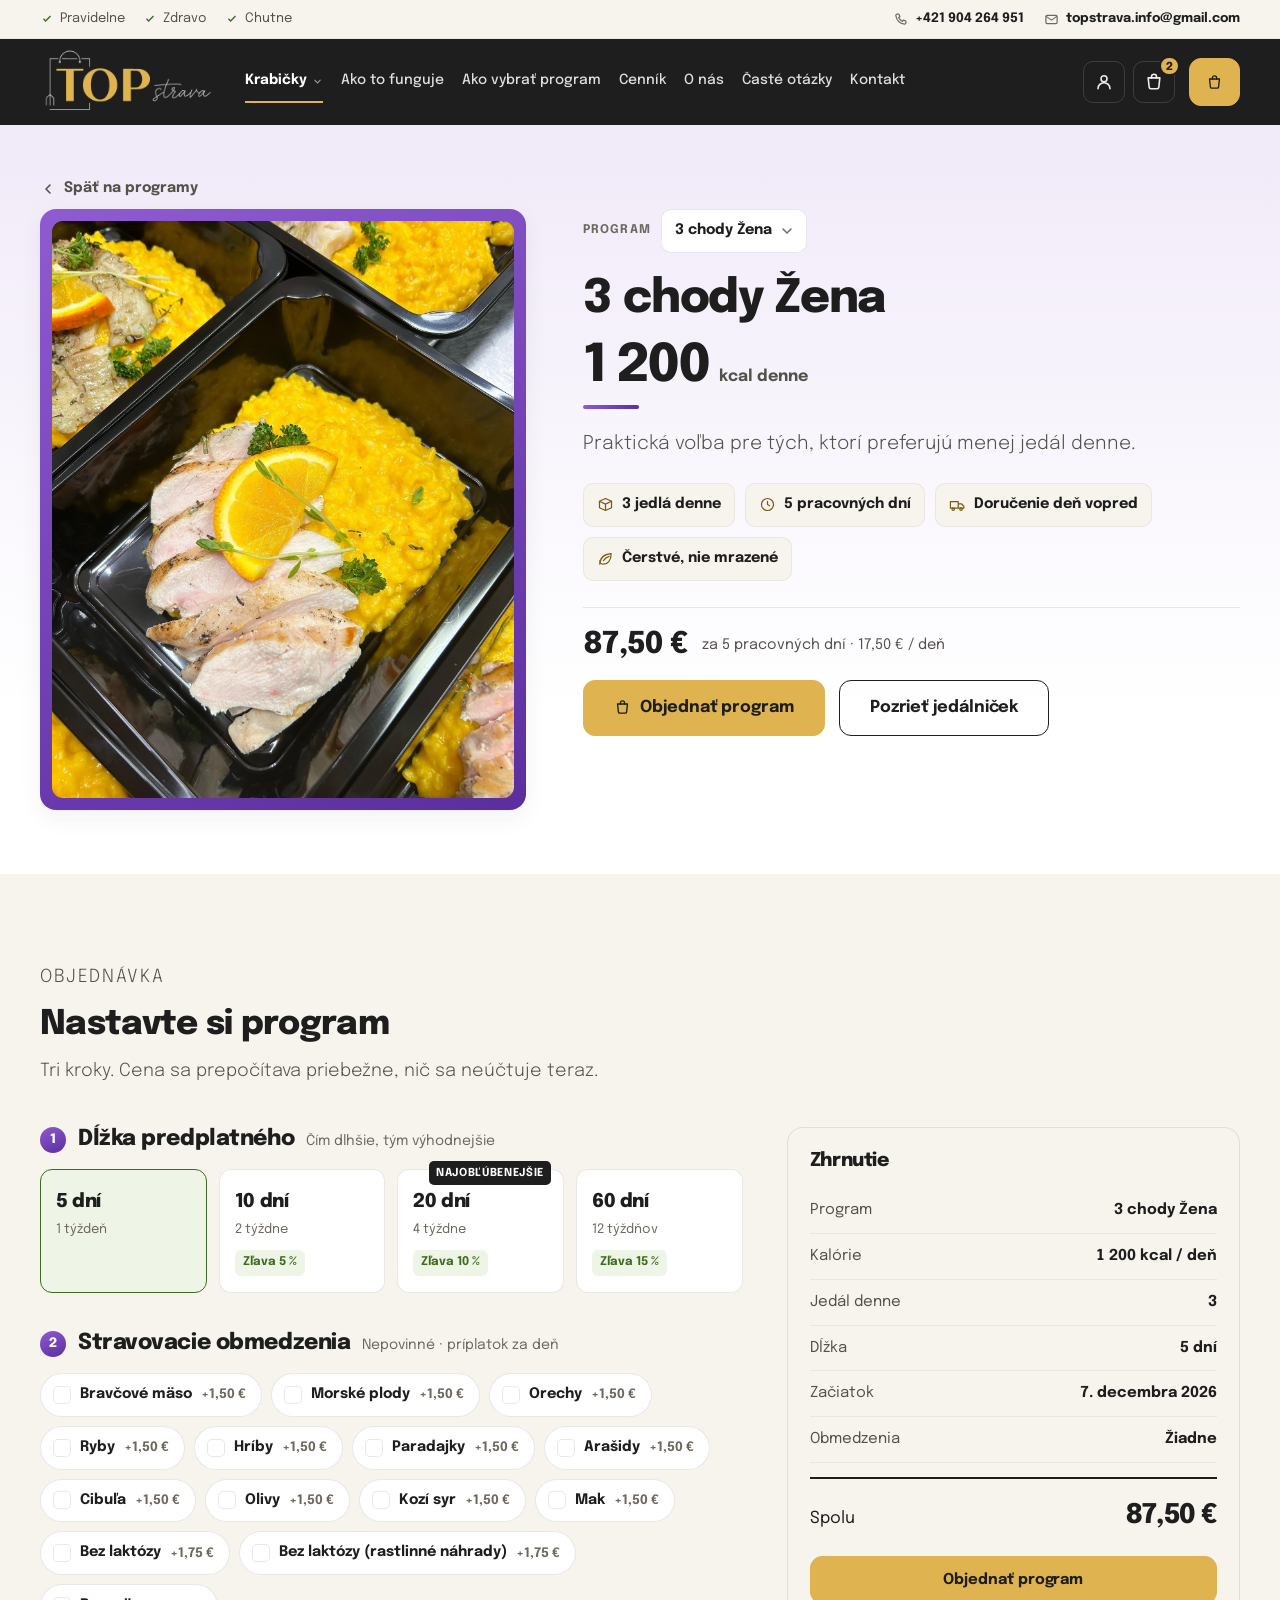
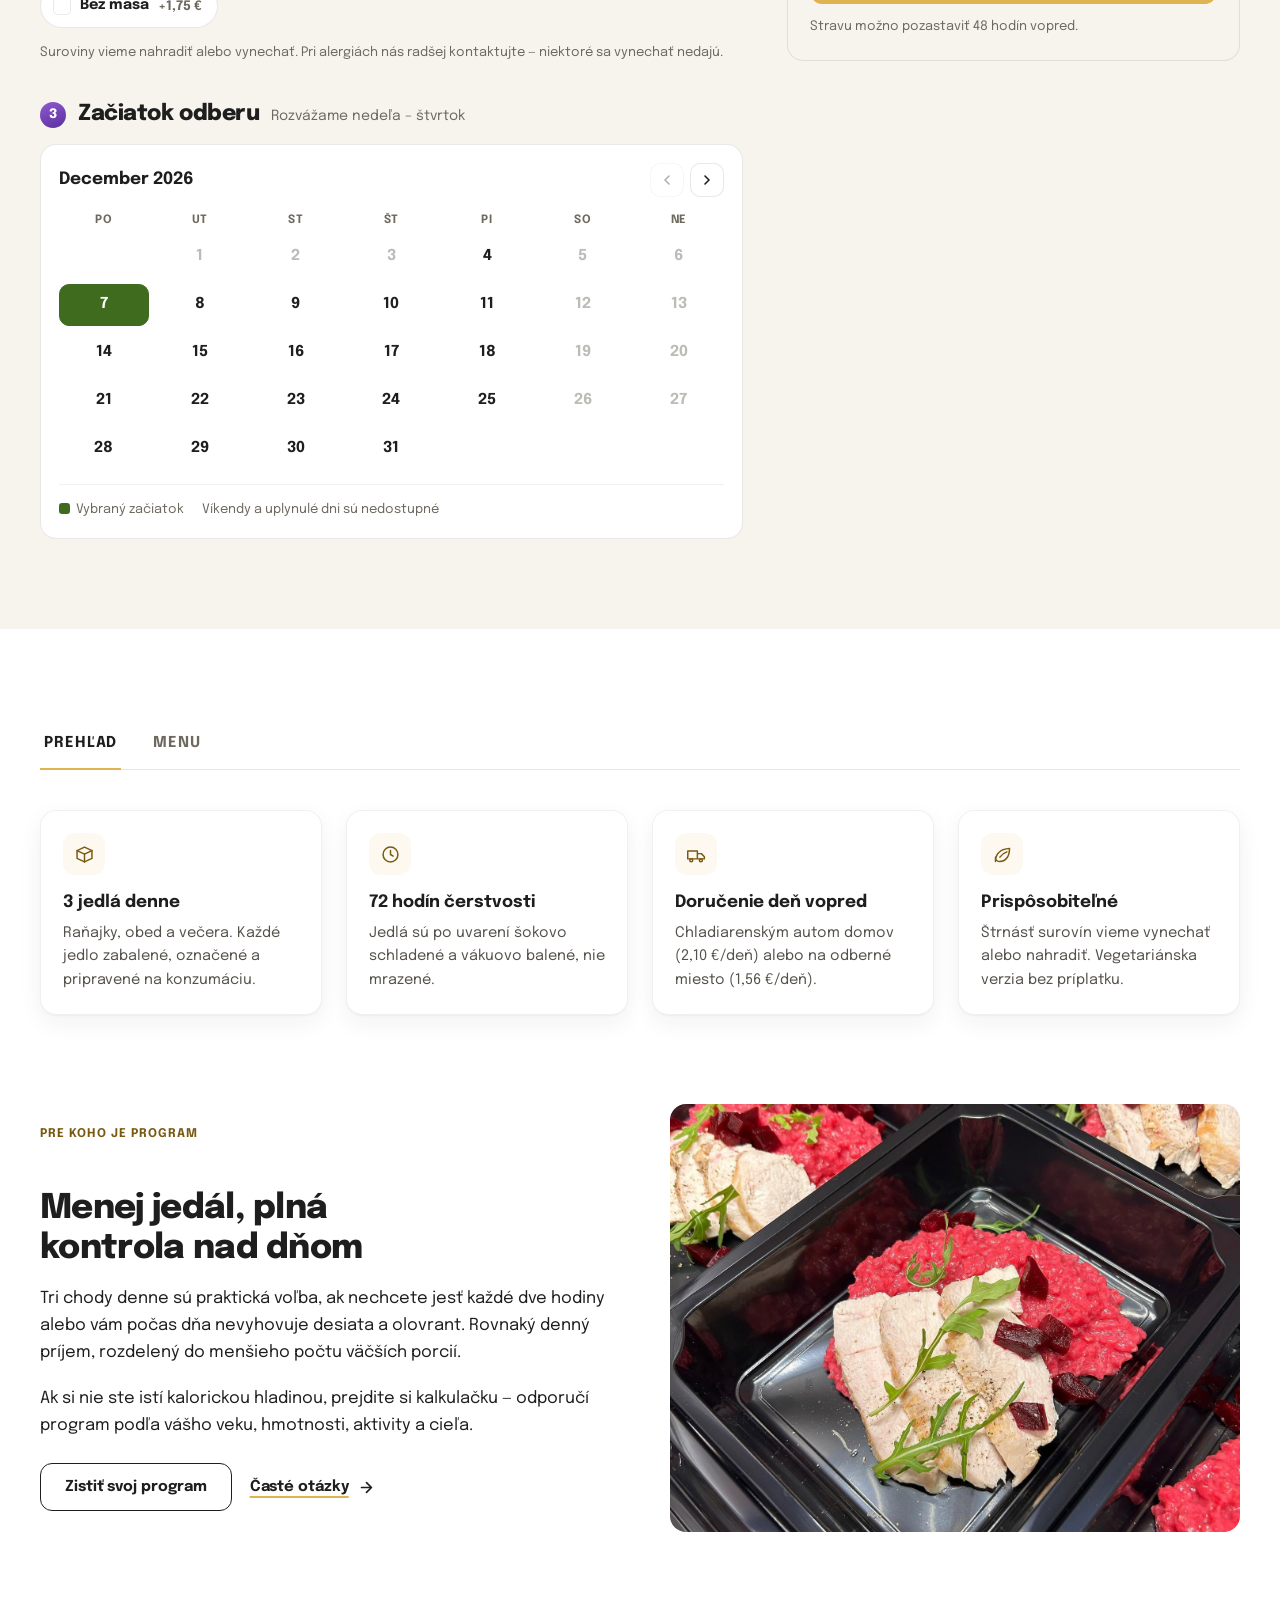
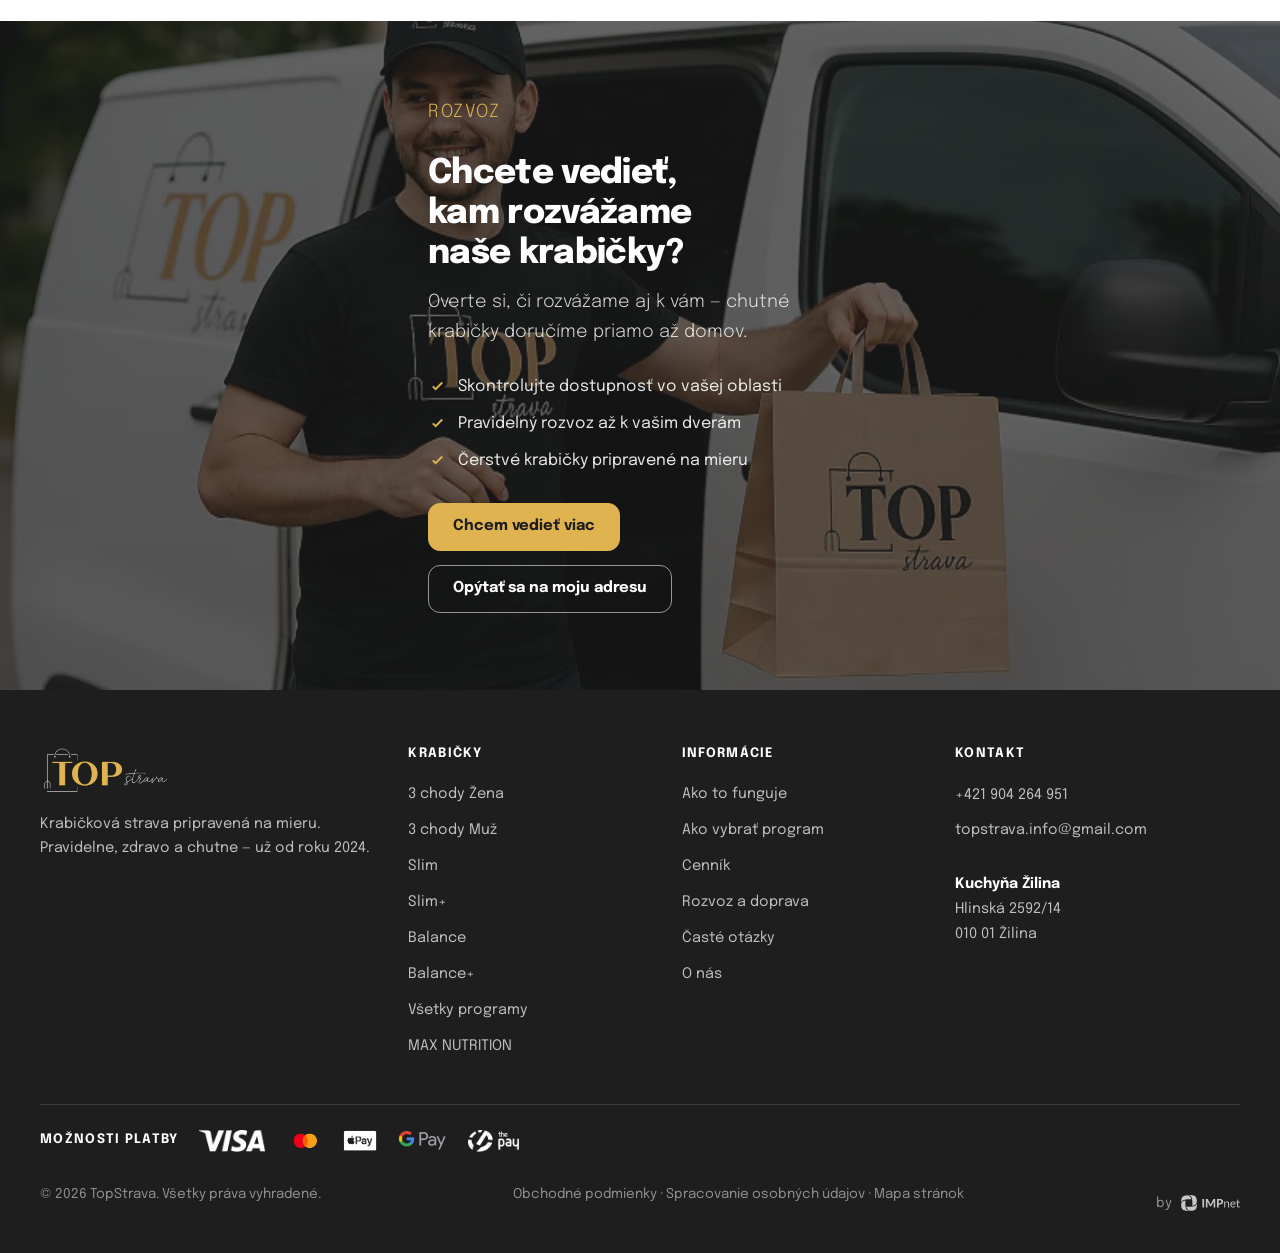
<file: program.html>
<!doctype html>
<html lang="sk">
<head>
<meta charset="utf-8">
<meta name="viewport" content="width=device-width, initial-scale=1">
<title>3 chody Žena — 1 200 kcal, 3 jedlá denne | TopStrava</title>
<meta name="description" content="Praktická voľba pre tých, ktorí preferujú menej jedál denne. Raňajky, obed a večera na 5 pracovných dní, doručené deň vopred.">
<link rel="preload" href="assets/fonts/epilogue-regular.woff2" as="font" type="font/woff2" crossorigin>
<link rel="preload" href="assets/fonts/epilogue-800.woff2" as="font" type="font/woff2" crossorigin>
<link rel="stylesheet" href="assets/css/site.css?v=7b78254f">
<link rel="stylesheet" href="assets/css/program.css?v=7b78254f">
</head>
<body>
  <a class="skip" href="#main">Preskočiť na obsah</a>

  <div class="utilbar">
    <div class="container utilbar__inner">
      <ul class="utilbar__claims">
        <li><svg viewBox="0 0 20 20" fill="currentColor" aria-hidden="true"><path d="M8 14.2 4.3 10.5l1.4-1.4L8 11.4l6.3-6.3 1.4 1.4z"/></svg>Pravidelne</li>
        <li><svg viewBox="0 0 20 20" fill="currentColor" aria-hidden="true"><path d="M8 14.2 4.3 10.5l1.4-1.4L8 11.4l6.3-6.3 1.4 1.4z"/></svg>Zdravo</li>
        <li><svg viewBox="0 0 20 20" fill="currentColor" aria-hidden="true"><path d="M8 14.2 4.3 10.5l1.4-1.4L8 11.4l6.3-6.3 1.4 1.4z"/></svg>Chutne</li>
      </ul>
      <div class="utilbar__contact">
        <a href="tel:+421904264951"><svg viewBox="0 0 24 24" fill="none" stroke="currentColor" stroke-width="1.9" stroke-linecap="round" stroke-linejoin="round" aria-hidden="true"><path d="M6.5 3.5h3l1.5 4-2 1.4a12 12 0 0 0 6.1 6.1l1.4-2 4 1.5v3a2 2 0 0 1-2.2 2A17 17 0 0 1 4.5 5.7a2 2 0 0 1 2-2.2z"/></svg><span>+421 904 264 951</span></a>
        <a href="mailto:topstrava.info@gmail.com"><svg viewBox="0 0 24 24" fill="none" stroke="currentColor" stroke-width="1.9" stroke-linecap="round" stroke-linejoin="round" aria-hidden="true"><rect x="3" y="5.5" width="18" height="13" rx="2"/><path d="m3.5 7 8.5 6 8.5-6"/></svg><span>topstrava.info@gmail.com</span></a>
      </div>
    </div>
  </div>

  <header class="masthead">
    <div class="container masthead__inner">
      <a class="masthead__logo" href="index.html" aria-label="TopStrava — domov">
        <img src="assets/img/logo.png?v=8825ca9b" alt="TopStrava" width="118" height="46">
      </a>

      <nav class="nav" id="nav" aria-label="Hlavná navigácia">
        <ul class="nav__list">
          <li>
            <a class="nav__link" href="programy.html" aria-current="page">Krabičky<svg class="nav__caret" viewBox="0 0 24 24" fill="none" stroke="currentColor" stroke-width="2.4" stroke-linecap="round" aria-hidden="true"><path d="m6 9 6 6 6-6"/></svg></a>
            <div class="nav__panel">
              <div>
                <p class="label label--gold">Naša ponuka</p>
                <ul class="nav__progs">
                  <li class="nav__promo">
                    <a href="max-nutrition.html">
                      <span class="nav__promo-text">
                        <span class="nav__promo-tag">Špeciálny program</span>
                        <b>MAX NUTRITION</b>
                        <span class="nav__promo-sub">Obedy a večere · veľkosti M / L / XL · rozvoz 3× týždenne</span>
                      </span>
                      <span class="nav__promo-go" aria-hidden="true"><svg viewBox="0 0 24 24" fill="none" stroke="currentColor" stroke-width="2.4" stroke-linecap="round" stroke-linejoin="round" aria-hidden="true"><path d="M5 12h13M12 5l7 7-7 7"/></svg></span>
                    </a>
                  </li>
                  <li><a href="program.html?program=3-chody-zena" style="--g1:#8E5BD0;--g2:#5B2E9E">3 chody Žena<span>1200 kcal · 3 jedál</span></a></li>
                  <li><a href="program.html?program=3-chody-muz" style="--g1:#4A8FD4;--g2:#12327A">3 chody Muž<span>1600 kcal · 3 jedál</span></a></li>
                  <li><a href="program.html?program=slim" style="--g1:#7DC65A;--g2:#1F7A3D">Slim<span>1200 kcal · 5 jedál</span></a></li>
                  <li><a href="program.html?program=slim-plus" style="--g1:#C3D96B;--g2:#5C8A2A">Slim+<span>1400 kcal · 5 jedál</span></a></li>
                  <li><a href="program.html?program=balance" style="--g1:#F2718D;--g2:#B01E4B">Balance<span>1600 kcal · 5 jedál</span></a></li>
                  <li><a href="program.html?program=balance-plus" style="--g1:#F0A868;--g2:#B4541C">Balance+<span>1800 kcal · 5 jedál</span></a></li>
                  <li><a href="program.html?program=active-body" style="--g1:#5AC8C0;--g2:#136E74">Active body<span>2000 kcal · 5 jedál</span></a></li>
                  <li><a href="program.html?program=active-body-plus" style="--g1:#5AA6E0;--g2:#134C8C">Active body+<span>2200 kcal · 5 jedál</span></a></li>
                  <li><a href="program.html?program=max-energy" style="--g1:#F0563C;--g2:#9E0F1E">Max energy<span>2500 kcal · 5 jedál</span></a></li>
                </ul>
              </div>
              <div class="nav__aside">
                <p class="label">Pomôžeme vám vybrať</p>
                <ul>
                  <li><a href="ako-vybrat-program.html">Ako vybrať program?</a></li>
                  <li><a href="programy.html#jedalnicek">Vzorový jedálniček</a></li>
                  <li><a href="kontakt.html#contact-form">Nutričné poradenstvo</a></li>
                  <li><a href="programy.html#poukazy">🎁 Darčekové poukážky</a></li>
                  <li><a href="ako-to-funguje.html#rozvoz">Rozvoz a odberné miesta</a></li>
                  <li><a href="o-nas.html#referencie">Referencie</a></li>
                </ul>
              </div>
            </div>
          </li>
          <li><a class="nav__link" href="ako-to-funguje.html">Ako to funguje</a></li>
          <li><a class="nav__link" href="ako-vybrat-program.html">Ako vybrať program</a></li>
          <li><a class="nav__link" href="programy.html#cennik">Cenník</a></li>
          <li><a class="nav__link" href="o-nas.html">O nás</a></li>
          <li><a class="nav__link" href="faq.html">Časté otázky</a></li>
          <li><a class="nav__link" href="kontakt.html">Kontakt</a></li>
        </ul>
      </nav>

      <div class="masthead__actions">
        <button class="icon-btn nav-toggle" type="button" aria-expanded="false"
                aria-controls="nav" aria-label="Otvoriť menu"><svg viewBox="0 0 24 24" fill="none" stroke="currentColor" stroke-width="2" stroke-linecap="round" aria-hidden="true"><path d="M4 7h16M4 12h16M4 17h16"/></svg></button>
        <a class="icon-btn" href="kontakt.html" aria-label="Môj účet"><svg viewBox="0 0 24 24" fill="none" stroke="currentColor" stroke-width="1.9" stroke-linecap="round" aria-hidden="true"><circle cx="12" cy="8" r="3.6"/><path d="M4.8 20a7.2 7.2 0 0 1 14.4 0"/></svg></a>
        <a class="icon-btn" href="dokoncenie-objednavky.html" aria-label="Košík, 2 položky">
          <svg viewBox="0 0 24 24" fill="none" stroke="currentColor" stroke-width="1.9" stroke-linecap="round" stroke-linejoin="round" aria-hidden="true"><path d="M5 7h14l-1.2 11.2a2 2 0 0 1-2 1.8H8.2a2 2 0 0 1-2-1.8z"/><path d="M9 7V5.6a3 3 0 0 1 6 0V7"/></svg><span class="cart-count">2</span>
        </a>
        <a class="btn btn--primary masthead__cta" href="programy.html">
          <svg viewBox="0 0 24 24" fill="none" stroke="currentColor" stroke-width="1.9" stroke-linecap="round" stroke-linejoin="round" aria-hidden="true"><path d="M5 7h14l-1.2 11.2a2 2 0 0 1-2 1.8H8.2a2 2 0 0 1-2-1.8z"/><path d="M9 7V5.6a3 3 0 0 1 6 0V7"/></svg><span>Objednať krabičky</span>
        </a>
      </div>
    </div>
  </header>

<main id="main">
  <section class="prog-hero">
    <div class="container">
      <a class="backlink" href="programy.html">
        <svg viewBox="0 0 24 24" fill="none" stroke="currentColor" stroke-width="2.4" stroke-linecap="round" stroke-linejoin="round" aria-hidden="true"><path d="m15 6-6 6 6 6"/></svg>
        Späť na programy
      </a>

      <div class="prog-hero__grid">
        <div class="prog-visual">
          <img src="assets/img/real-foto/kura-kurkumove-rizoto.jpg?v=6a9f221b" alt="" data-bind="image" width="800" height="1000">
        </div>

        <div class="prog-head">
          <div class="prog-switch">
            <label for="prog-select">Program</label>
            <select id="prog-select" data-bind="switcher">
              <option value="3-chody-zena" selected>3 chody Žena</option>
              <option value="3-chody-muz">3 chody Muž</option>
              <option value="slim">Slim</option>
              <option value="slim-plus">Slim+</option>
              <option value="balance">Balance</option>
              <option value="balance-plus">Balance+</option>
              <option value="active-body">Active body</option>
              <option value="active-body-plus">Active body+</option>
              <option value="max-energy">Max energy</option>
            </select>
          </div>

          <h1 data-bind="name">3 chody Žena</h1>

          <p class="prog-kcal"><b data-bind="kcal">1 200</b><span>kcal denne</span></p>

          <p class="lede" data-bind="desc">Praktická voľba pre tých, ktorí preferujú menej jedál denne.</p>

          <ul class="prog-facts">
            <li><svg viewBox="0 0 24 24" fill="none" stroke="currentColor" stroke-width="1.7" stroke-linecap="round" stroke-linejoin="round" aria-hidden="true"><path d="M3.5 7.5 12 3.5l8.5 4v9L12 20.5l-8.5-4z"/><path d="M3.5 7.5 12 11.5l8.5-4M12 11.5v9"/></svg><span data-bind="meals">3 jedlá denne</span></li>
            <li><svg viewBox="0 0 24 24" fill="none" stroke="currentColor" stroke-width="1.7" stroke-linecap="round" stroke-linejoin="round" aria-hidden="true"><circle cx="12" cy="12" r="8.5"/><path d="M12 7.5V12l3 1.8"/></svg>5 pracovných dní</li>
            <li><svg viewBox="0 0 24 24" fill="none" stroke="currentColor" stroke-width="1.7" stroke-linecap="round" stroke-linejoin="round" aria-hidden="true"><path d="M2 8h11v9H2zM13 11h4.5l3.5 3.5V17h-8z"/><circle cx="6" cy="18.6" r="1.7"/><circle cx="17" cy="18.6" r="1.7"/></svg>Doručenie deň vopred</li>
            <li><svg viewBox="0 0 24 24" fill="none" stroke="currentColor" stroke-width="1.7" stroke-linecap="round" stroke-linejoin="round" aria-hidden="true"><path d="M4 20c0-8 5-14 16-15 0 10-5 15-11 15a5 5 0 0 1-5-5z"/><path d="M9 15c2-3 5-5 8-6"/></svg>Čerstvé, nie mrazené</li>
          </ul>

          <div class="prog-price">
            <span class="prog-price__now" data-bind="basePrice">87,50 €</span>
            <span class="prog-price__unit">za 5 pracovných dní · <span data-bind="perDay">17,50 €</span> / deň</span>
          </div>

          <div class="cluster">
            <a class="btn btn--primary btn--lg" href="#objednavka"><svg viewBox="0 0 24 24" fill="none" stroke="currentColor" stroke-width="1.9" stroke-linecap="round" stroke-linejoin="round" aria-hidden="true"><path d="M5 7h14l-1.2 11.2a2 2 0 0 1-2 1.8H8.2a2 2 0 0 1-2-1.8z"/><path d="M9 7V5.6a3 3 0 0 1 6 0V7"/></svg>Objednať program</a>
            <a class="btn btn--secondary btn--lg" href="#jedalnicek">Pozrieť jedálniček</a>
          </div>
        </div>
      </div>
    </div>
  </section>

  <section class="section section--tint" id="objednavka">
    <div class="container">
      <div class="section-head">
        <p class="label label--gold">Objednávka</p>
        <h2>Nastavte si program</h2>
        <p>Tri kroky. Cena sa prepočítava priebežne, nič sa neúčtuje teraz.</p>
      </div>

      <div class="config">
        <form>
          <div class="config__step">
            <div class="config__head">
              <span class="config__num">1</span>
              <h2>Dĺžka predplatného</h2>
              <span class="hint">Čím dlhšie, tým výhodnejšie</span>
            </div>
            <div class="opts">
            <label class="opt">
              
              <input type="radio" name="duration" value="5" checked>
              <b>5 dní</b>
              <small>1 týždeň</small>
              
            </label>
            <label class="opt">
              
              <input type="radio" name="duration" value="10">
              <b>10 dní</b>
              <small>2 týždne</small>
              <span class="opt__note">Zľava 5 %</span>
            </label>
            <label class="opt">
              <span class="opt__flag">Najobľúbenejšie</span>
              <input type="radio" name="duration" value="20">
              <b>20 dní</b>
              <small>4 týždne</small>
              <span class="opt__note">Zľava 10 %</span>
            </label>
            <label class="opt">
              
              <input type="radio" name="duration" value="60">
              <b>60 dní</b>
              <small>12 týždňov</small>
              <span class="opt__note">Zľava 15 %</span>
            </label>
            </div>
          </div>

          <div class="config__step">
            <div class="config__head">
              <span class="config__num">2</span>
              <h2>Stravovacie obmedzenia</h2>
              <span class="hint">Nepovinné · príplatok za deň</span>
            </div>
            <ul class="picks">
            <li>
              <label class="pick">
                <input type="checkbox" name="restriction" value="bravcove" data-price="1.5" data-label="Bravčové mäso">
                <span class="pick__box"><svg viewBox="0 0 20 20" fill="currentColor" aria-hidden="true"><path d="M8 14.2 4.3 10.5l1.4-1.4L8 11.4l6.3-6.3 1.4 1.4z"/></svg></span>
                Bravčové mäso
                <span class="pick__price">+1,50 €</span>
              </label>
            </li>
            <li>
              <label class="pick">
                <input type="checkbox" name="restriction" value="morske" data-price="1.5" data-label="Morské plody">
                <span class="pick__box"><svg viewBox="0 0 20 20" fill="currentColor" aria-hidden="true"><path d="M8 14.2 4.3 10.5l1.4-1.4L8 11.4l6.3-6.3 1.4 1.4z"/></svg></span>
                Morské plody
                <span class="pick__price">+1,50 €</span>
              </label>
            </li>
            <li>
              <label class="pick">
                <input type="checkbox" name="restriction" value="orechy" data-price="1.5" data-label="Orechy">
                <span class="pick__box"><svg viewBox="0 0 20 20" fill="currentColor" aria-hidden="true"><path d="M8 14.2 4.3 10.5l1.4-1.4L8 11.4l6.3-6.3 1.4 1.4z"/></svg></span>
                Orechy
                <span class="pick__price">+1,50 €</span>
              </label>
            </li>
            <li>
              <label class="pick">
                <input type="checkbox" name="restriction" value="ryby" data-price="1.5" data-label="Ryby">
                <span class="pick__box"><svg viewBox="0 0 20 20" fill="currentColor" aria-hidden="true"><path d="M8 14.2 4.3 10.5l1.4-1.4L8 11.4l6.3-6.3 1.4 1.4z"/></svg></span>
                Ryby
                <span class="pick__price">+1,50 €</span>
              </label>
            </li>
            <li>
              <label class="pick">
                <input type="checkbox" name="restriction" value="hriby" data-price="1.5" data-label="Hríby">
                <span class="pick__box"><svg viewBox="0 0 20 20" fill="currentColor" aria-hidden="true"><path d="M8 14.2 4.3 10.5l1.4-1.4L8 11.4l6.3-6.3 1.4 1.4z"/></svg></span>
                Hríby
                <span class="pick__price">+1,50 €</span>
              </label>
            </li>
            <li>
              <label class="pick">
                <input type="checkbox" name="restriction" value="paradajky" data-price="1.5" data-label="Paradajky">
                <span class="pick__box"><svg viewBox="0 0 20 20" fill="currentColor" aria-hidden="true"><path d="M8 14.2 4.3 10.5l1.4-1.4L8 11.4l6.3-6.3 1.4 1.4z"/></svg></span>
                Paradajky
                <span class="pick__price">+1,50 €</span>
              </label>
            </li>
            <li>
              <label class="pick">
                <input type="checkbox" name="restriction" value="arasidy" data-price="1.5" data-label="Arašidy">
                <span class="pick__box"><svg viewBox="0 0 20 20" fill="currentColor" aria-hidden="true"><path d="M8 14.2 4.3 10.5l1.4-1.4L8 11.4l6.3-6.3 1.4 1.4z"/></svg></span>
                Arašidy
                <span class="pick__price">+1,50 €</span>
              </label>
            </li>
            <li>
              <label class="pick">
                <input type="checkbox" name="restriction" value="cibula" data-price="1.5" data-label="Cibuľa">
                <span class="pick__box"><svg viewBox="0 0 20 20" fill="currentColor" aria-hidden="true"><path d="M8 14.2 4.3 10.5l1.4-1.4L8 11.4l6.3-6.3 1.4 1.4z"/></svg></span>
                Cibuľa
                <span class="pick__price">+1,50 €</span>
              </label>
            </li>
            <li>
              <label class="pick">
                <input type="checkbox" name="restriction" value="olivy" data-price="1.5" data-label="Olivy">
                <span class="pick__box"><svg viewBox="0 0 20 20" fill="currentColor" aria-hidden="true"><path d="M8 14.2 4.3 10.5l1.4-1.4L8 11.4l6.3-6.3 1.4 1.4z"/></svg></span>
                Olivy
                <span class="pick__price">+1,50 €</span>
              </label>
            </li>
            <li>
              <label class="pick">
                <input type="checkbox" name="restriction" value="kozisyr" data-price="1.5" data-label="Kozí syr">
                <span class="pick__box"><svg viewBox="0 0 20 20" fill="currentColor" aria-hidden="true"><path d="M8 14.2 4.3 10.5l1.4-1.4L8 11.4l6.3-6.3 1.4 1.4z"/></svg></span>
                Kozí syr
                <span class="pick__price">+1,50 €</span>
              </label>
            </li>
            <li>
              <label class="pick">
                <input type="checkbox" name="restriction" value="mak" data-price="1.5" data-label="Mak">
                <span class="pick__box"><svg viewBox="0 0 20 20" fill="currentColor" aria-hidden="true"><path d="M8 14.2 4.3 10.5l1.4-1.4L8 11.4l6.3-6.3 1.4 1.4z"/></svg></span>
                Mak
                <span class="pick__price">+1,50 €</span>
              </label>
            </li>
            <li>
              <label class="pick">
                <input type="checkbox" name="restriction" value="laktoza" data-price="1.75" data-label="Bez laktózy">
                <span class="pick__box"><svg viewBox="0 0 20 20" fill="currentColor" aria-hidden="true"><path d="M8 14.2 4.3 10.5l1.4-1.4L8 11.4l6.3-6.3 1.4 1.4z"/></svg></span>
                Bez laktózy
                <span class="pick__price">+1,75 €</span>
              </label>
            </li>
            <li>
              <label class="pick">
                <input type="checkbox" name="restriction" value="rastlinne" data-price="1.75" data-label="Bez laktózy (rastlinné náhrady)">
                <span class="pick__box"><svg viewBox="0 0 20 20" fill="currentColor" aria-hidden="true"><path d="M8 14.2 4.3 10.5l1.4-1.4L8 11.4l6.3-6.3 1.4 1.4z"/></svg></span>
                Bez laktózy (rastlinné náhrady)
                <span class="pick__price">+1,75 €</span>
              </label>
            </li>
            <li>
              <label class="pick">
                <input type="checkbox" name="restriction" value="bezmasa" data-price="1.75" data-label="Bez mäsa">
                <span class="pick__box"><svg viewBox="0 0 20 20" fill="currentColor" aria-hidden="true"><path d="M8 14.2 4.3 10.5l1.4-1.4L8 11.4l6.3-6.3 1.4 1.4z"/></svg></span>
                Bez mäsa
                <span class="pick__price">+1,75 €</span>
              </label>
            </li>
            </ul>
            <p class="form-note">Suroviny vieme nahradiť alebo vynechať. Pri alergiách nás radšej kontaktujte — niektoré sa vynechať nedajú.</p>
          </div>

          <div class="config__step">
            <div class="config__head">
              <span class="config__num">3</span>
              <h2>Začiatok odberu</h2>
              <span class="hint">Rozvážame nedeľa – štvrtok</span>
            </div>
            <div class="cal" data-cal>
              <div class="cal__top">
                <span class="cal__month" data-bind="calMonth">Jún 2026</span>
                <div class="cal__nav">
                  <button type="button" data-cal-prev aria-label="Predchádzajúci mesiac">
                    <svg viewBox="0 0 24 24" fill="none" stroke="currentColor" stroke-width="2.4" stroke-linecap="round" stroke-linejoin="round" aria-hidden="true"><path d="m15 6-6 6 6 6"/></svg>
                  </button>
                  <button type="button" data-cal-next aria-label="Nasledujúci mesiac">
                    <svg viewBox="0 0 24 24" fill="none" stroke="currentColor" stroke-width="2.4" stroke-linecap="round" stroke-linejoin="round" aria-hidden="true"><path d="m9 6 6 6-6 6"/></svg>
                  </button>
                </div>
              </div>
              <div class="cal__dow" aria-hidden="true">
                <span>Po</span><span>Ut</span><span>St</span><span>Št</span><span>Pi</span><span>So</span><span>Ne</span>
              </div>
              <div class="cal__grid" data-cal-grid role="group" aria-label="Výber dátumu začiatku"></div>
              <p class="cal__legend">
                <span><i></i>Vybraný začiatok</span>
                <span>Víkendy a uplynulé dni sú nedostupné</span>
              </p>
            </div>
          </div>
        </form>

        <aside class="sum" aria-label="Zhrnutie objednávky">
          <h2>Zhrnutie</h2>
          <dl class="sum__list">
            <div class="sum__row"><dt>Program</dt><dd data-bind="sumName">3 chody Žena</dd></div>
            <div class="sum__row"><dt>Kalórie</dt><dd data-bind="sumKcal">1 200 kcal / deň</dd></div>
            <div class="sum__row"><dt>Jedál denne</dt><dd data-bind="sumMeals">3</dd></div>
            <div class="sum__row"><dt>Dĺžka</dt><dd data-bind="sumDuration">5 dní</dd></div>
            <div class="sum__row"><dt>Začiatok</dt><dd data-bind="sumStart">—</dd></div>
            <div class="sum__row"><dt>Obmedzenia</dt><dd><span class="sum__tags" data-bind="sumRestrictions">Žiadne</span></dd></div>
          </dl>
          <div class="sum__total">
            <span>Spolu</span>
            <b data-bind="total">87,50 €</b>
          </div>
          <span class="sum__save" data-bind="save" hidden></span>
          <a class="btn btn--primary btn--block" href="dokoncenie-objednavky.html">Objednať program</a>
          <p class="sum__note">Stravu možno pozastaviť 48 hodín vopred.</p>
        </aside>
      </div>
    </div>
  </section>

  <section class="section" id="jedalnicek">
    <div class="container">
      <div class="tabs" role="tablist" aria-label="Detail programu">
        <button type="button" role="tab" id="tab-prehlad" aria-controls="panel-prehlad" aria-selected="true">Prehľad</button>
        <button type="button" role="tab" id="tab-menu" aria-controls="panel-menu" aria-selected="false">Menu</button>
      </div>

      <div class="tabpanel" id="panel-prehlad" role="tabpanel" aria-labelledby="tab-prehlad">
        <div class="facts">
          <div class="fact-card">
            <span class="fact-card__icon"><svg viewBox="0 0 24 24" fill="none" stroke="currentColor" stroke-width="1.7" stroke-linecap="round" stroke-linejoin="round" aria-hidden="true"><path d="M3.5 7.5 12 3.5l8.5 4v9L12 20.5l-8.5-4z"/><path d="M3.5 7.5 12 11.5l8.5-4M12 11.5v9"/></svg></span>
            <b data-bind="factMeals">3 jedlá denne</b>
            <p data-bind="factCourses">Raňajky, obed a večera. Každé jedlo zabalené, označené a pripravené na konzumáciu.</p>
          </div>
          <div class="fact-card">
            <span class="fact-card__icon"><svg viewBox="0 0 24 24" fill="none" stroke="currentColor" stroke-width="1.7" stroke-linecap="round" stroke-linejoin="round" aria-hidden="true"><circle cx="12" cy="12" r="8.5"/><path d="M12 7.5V12l3 1.8"/></svg></span>
            <b>72 hodín čerstvosti</b>
            <p>Jedlá sú po uvarení šokovo schladené a vákuovo balené, nie mrazené.</p>
          </div>
          <div class="fact-card">
            <span class="fact-card__icon"><svg viewBox="0 0 24 24" fill="none" stroke="currentColor" stroke-width="1.7" stroke-linecap="round" stroke-linejoin="round" aria-hidden="true"><path d="M2 8h11v9H2zM13 11h4.5l3.5 3.5V17h-8z"/><circle cx="6" cy="18.6" r="1.7"/><circle cx="17" cy="18.6" r="1.7"/></svg></span>
            <b>Doručenie deň vopred</b>
            <p>Chladiarenským autom domov (2,10 €/deň) alebo na odberné miesto (1,56 €/deň).</p>
          </div>
          <div class="fact-card">
            <span class="fact-card__icon"><svg viewBox="0 0 24 24" fill="none" stroke="currentColor" stroke-width="1.7" stroke-linecap="round" stroke-linejoin="round" aria-hidden="true"><path d="M4 20c0-8 5-14 16-15 0 10-5 15-11 15a5 5 0 0 1-5-5z"/><path d="M9 15c2-3 5-5 8-6"/></svg></span>
            <b>Prispôsobiteľné</b>
            <p>Štrnásť surovín vieme vynechať alebo nahradiť. Vegetariánska verzia bez príplatku.</p>
          </div>
        </div>

        <div class="split" style="margin-top:var(--sp-section)">
          <div class="prose">
            <p class="label label--gold">Pre koho je program</p>
            <h2 style="margin-bottom:16px" data-bind="forWhomTitle">Menej jedál, plná kontrola nad dňom</h2>
            <p data-bind="forWhom">Tri chody denne sú praktická voľba, ak nechcete jesť každé dve hodiny alebo vám počas dňa nevyhovuje desiata a olovrant. Rovnaký denný príjem, rozdelený do menšieho počtu väčších porcií.</p>
            <p>Ak si nie ste istí kalorickou hladinou, prejdite si kalkulačku — odporučí program podľa vášho veku, hmotnosti, aktivity a cieľa.</p>
            <div class="cluster" style="margin-top:24px">
              <a class="btn btn--secondary" href="ako-vybrat-program.html">Zistiť svoj program</a>
              <a class="btn btn--text" href="faq.html">Časté otázky <svg viewBox="0 0 24 24" fill="none" stroke="currentColor" stroke-width="2.4" stroke-linecap="round" stroke-linejoin="round" aria-hidden="true"><path d="M5 12h13M12 5l7 7-7 7"/></svg></a>
            </div>
          </div>
          <div class="split__media"><img src="assets/img/real-foto/kura-cviklove-rizoto.jpg?v=8022859d" alt="Ukážka denného menu" loading="lazy" width="800" height="600"></div>
        </div>
      </div>

      <div class="tabpanel" id="panel-menu" role="tabpanel" aria-labelledby="tab-menu" hidden>
        <div class="section-head">
          <p class="label label--gold">Vzorový týždeň</p>
          <h2>Jedálniček na tento týždeň</h2>
          <p>Jedálniček sa každý týždeň mení. Hodnoty sú za porciu.</p>
        </div>

        <div class="days" role="group" aria-label="Deň v týždni">
          <button class="day" type="button" data-day="Pondelok" aria-pressed="true">
            Pondelok<small class="day__kcal"></small>
          </button>
          <button class="day" type="button" data-day="Utorok" aria-pressed="false">
            Utorok<small class="day__kcal"></small>
          </button>
          <button class="day" type="button" data-day="Streda" aria-pressed="false">
            Streda<small class="day__kcal"></small>
          </button>
          <button class="day" type="button" data-day="Štvrtok" aria-pressed="false">
            Štvrtok<small class="day__kcal"></small>
          </button>
          <button class="day" type="button" data-day="Piatok" aria-pressed="false">
            Piatok<small class="day__kcal"></small>
          </button>
        </div>

        <div class="meals" data-bind="mealGrid"></div>

        <p class="form-note" data-bind="allergenKey"></p>
      </div>
    </div>
  </section>

  <section class="band" id="rozvoz">
    <div class="band__bg"><img src="assets/img/band-food.webp?v=c14842fc" alt="" aria-hidden="true"></div>
    <div class="container band__inner on-dark">
      <p class="label" style="color:var(--gold)">Rozvoz</p>
      <h2>Chcete vedieť, kam rozvážame naše krabičky?</h2>
      <p>Overte si, či rozvážame aj k vám — chutné krabičky doručíme priamo až domov.</p>
      <ul>
        <li><svg viewBox="0 0 20 20" fill="currentColor" aria-hidden="true"><path d="M8 14.2 4.3 10.5l1.4-1.4L8 11.4l6.3-6.3 1.4 1.4z"/></svg>Skontrolujte dostupnosť vo vašej oblasti</li>
        <li><svg viewBox="0 0 20 20" fill="currentColor" aria-hidden="true"><path d="M8 14.2 4.3 10.5l1.4-1.4L8 11.4l6.3-6.3 1.4 1.4z"/></svg>Pravidelný rozvoz až k vašim dverám</li>
        <li><svg viewBox="0 0 20 20" fill="currentColor" aria-hidden="true"><path d="M8 14.2 4.3 10.5l1.4-1.4L8 11.4l6.3-6.3 1.4 1.4z"/></svg>Čerstvé krabičky pripravené na mieru</li>
      </ul>
      <div class="cluster">
        <a class="btn btn--primary" href="ako-to-funguje.html#rozvoz">Chcem vedieť viac</a>
        <a class="btn btn--secondary" href="kontakt.html">Opýtať sa na moju adresu</a>
      </div>
    </div>
  </section>
</main>

  <footer class="footer">
    <div class="container">
      <div class="footer__grid">
        <div>
          <div class="footer__logo"><img src="assets/img/logo.png?v=8825ca9b" alt="TopStrava" width="132" height="52"></div>
          <p>Krabičková strava pripravená na mieru. Pravidelne, zdravo a chutne — už od roku 2024.</p>
        </div>
        <div>
          <h3>Krabičky</h3>
          <ul>
            <li><a href="program.html?program=3-chody-zena">3 chody Žena</a></li>
            <li><a href="program.html?program=3-chody-muz">3 chody Muž</a></li>
            <li><a href="program.html?program=slim">Slim</a></li>
            <li><a href="program.html?program=slim-plus">Slim+</a></li>
            <li><a href="program.html?program=balance">Balance</a></li>
            <li><a href="program.html?program=balance-plus">Balance+</a></li>
            <li><a href="programy.html">Všetky programy</a></li>
            <li><a href="max-nutrition.html">MAX NUTRITION</a></li>
          </ul>
        </div>
        <div>
          <h3>Informácie</h3>
          <ul>
            <li><a href="ako-to-funguje.html">Ako to funguje</a></li>
            <li><a href="ako-vybrat-program.html">Ako vybrať program</a></li>
            <li><a href="programy.html#cennik">Cenník</a></li>
            <li><a href="ako-to-funguje.html#rozvoz">Rozvoz a doprava</a></li>
            <li><a href="faq.html">Časté otázky</a></li>
            <li><a href="o-nas.html">O nás</a></li>
          </ul>
        </div>
        <div>
          <h3>Kontakt</h3>
          <address>
            <a href="tel:+421904264951">+421 904 264 951</a><br>
            <a href="mailto:topstrava.info@gmail.com">topstrava.info@gmail.com</a><br><br>
            <strong style="color:#fff">Kuchyňa Žilina</strong><br>
            Hlinská 2592/14<br>
            010 01 Žilina
          </address>
        </div>
      </div>
      <div class="footer__pay">
        <h3>Možnosti platby</h3>
        <ul class="pay">
          <li><a class="pay__doc" href="vizualny-smer.html" aria-label="Vizuálny smer a UI dokumentácia"><img src="assets/img/pay/visa.png?v=1692cd1c" alt="Visa" loading="lazy"></a></li>
          <li><img src="assets/img/pay/mastercard.png?v=12eecb1e" alt="Mastercard" loading="lazy"></li>
          <li><img src="assets/img/pay/applepay.png?v=dd737f02" alt="Apple Pay" loading="lazy"></li>
          <li><img src="assets/img/pay/gpay.png?v=930f06b1" alt="Google Pay" loading="lazy"></li>
          <li><img src="assets/img/pay/thepay.png?v=299cc2ca" alt="ThePay" loading="lazy"></li>
        </ul>
      </div>
      <div class="footer__bottom">
        <p>© <span data-year>2026</span> TopStrava. Všetky práva vyhradené.</p>
        <p>Obchodné podmienky · Spracovanie osobných údajov · Mapa stránok</p>
        <p class="footer__credit">
          <span>by</span>
          <a href="https://www.impnet.cz/" target="_blank" rel="noopener noreferrer">
            <img src="assets/img/IMPnet-logo-white-monochrome_horizontal.svg?v=465469f9" alt="IMPnet" loading="lazy" width="59" height="16">
          </a>
        </p>
      </div>
    </div>
  </footer>
<div class="orderbar">
  <div class="orderbar__price">
    <b data-bind="totalMobile">87,50 €</b>
    <span data-bind="durationMobile">5 dní</span>
  </div>
  <a class="btn btn--primary" href="dokoncenie-objednavky.html">Objednať program</a>
</div>
<script src="assets/js/site.js?v=7b78254f"></script>
<script src="assets/js/week-menu.js?v=7b78254f"></script>
<script src="assets/js/program.js?v=7b78254f"></script>
</body>
</html>
</file>
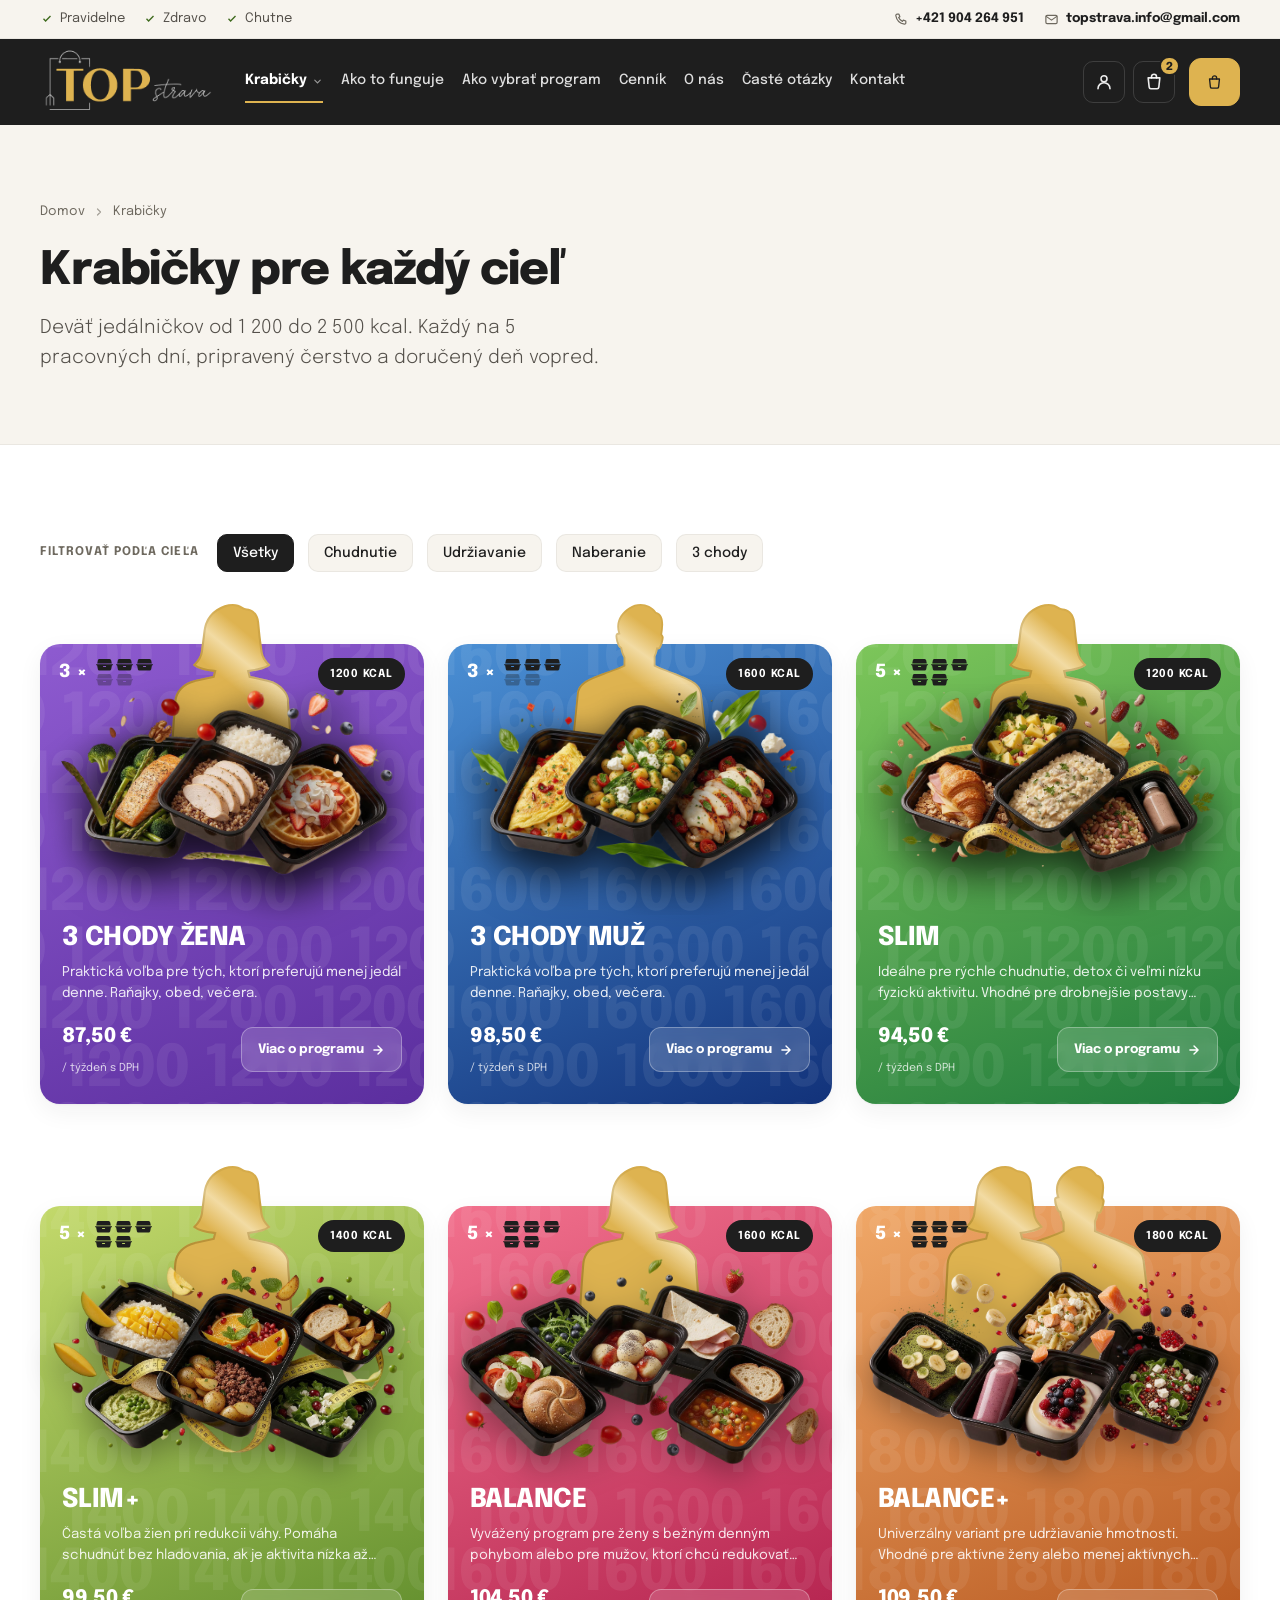
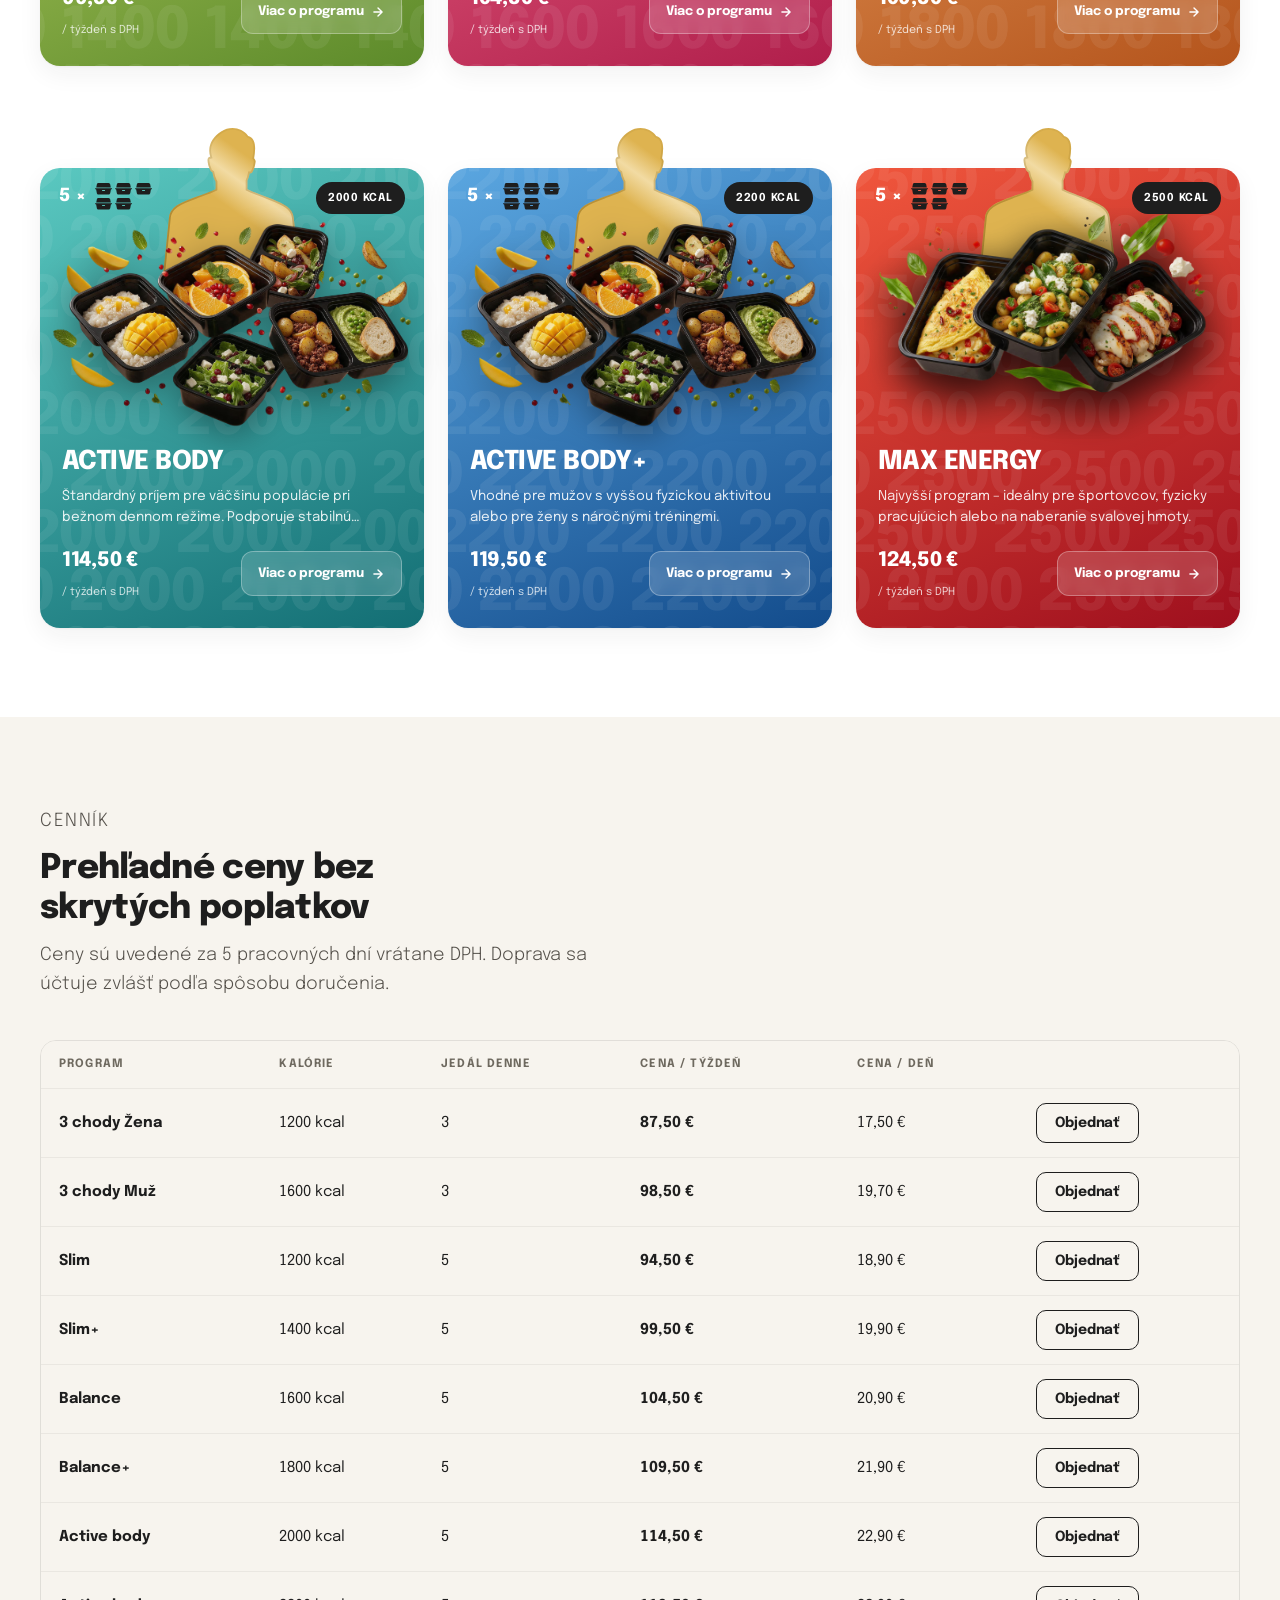
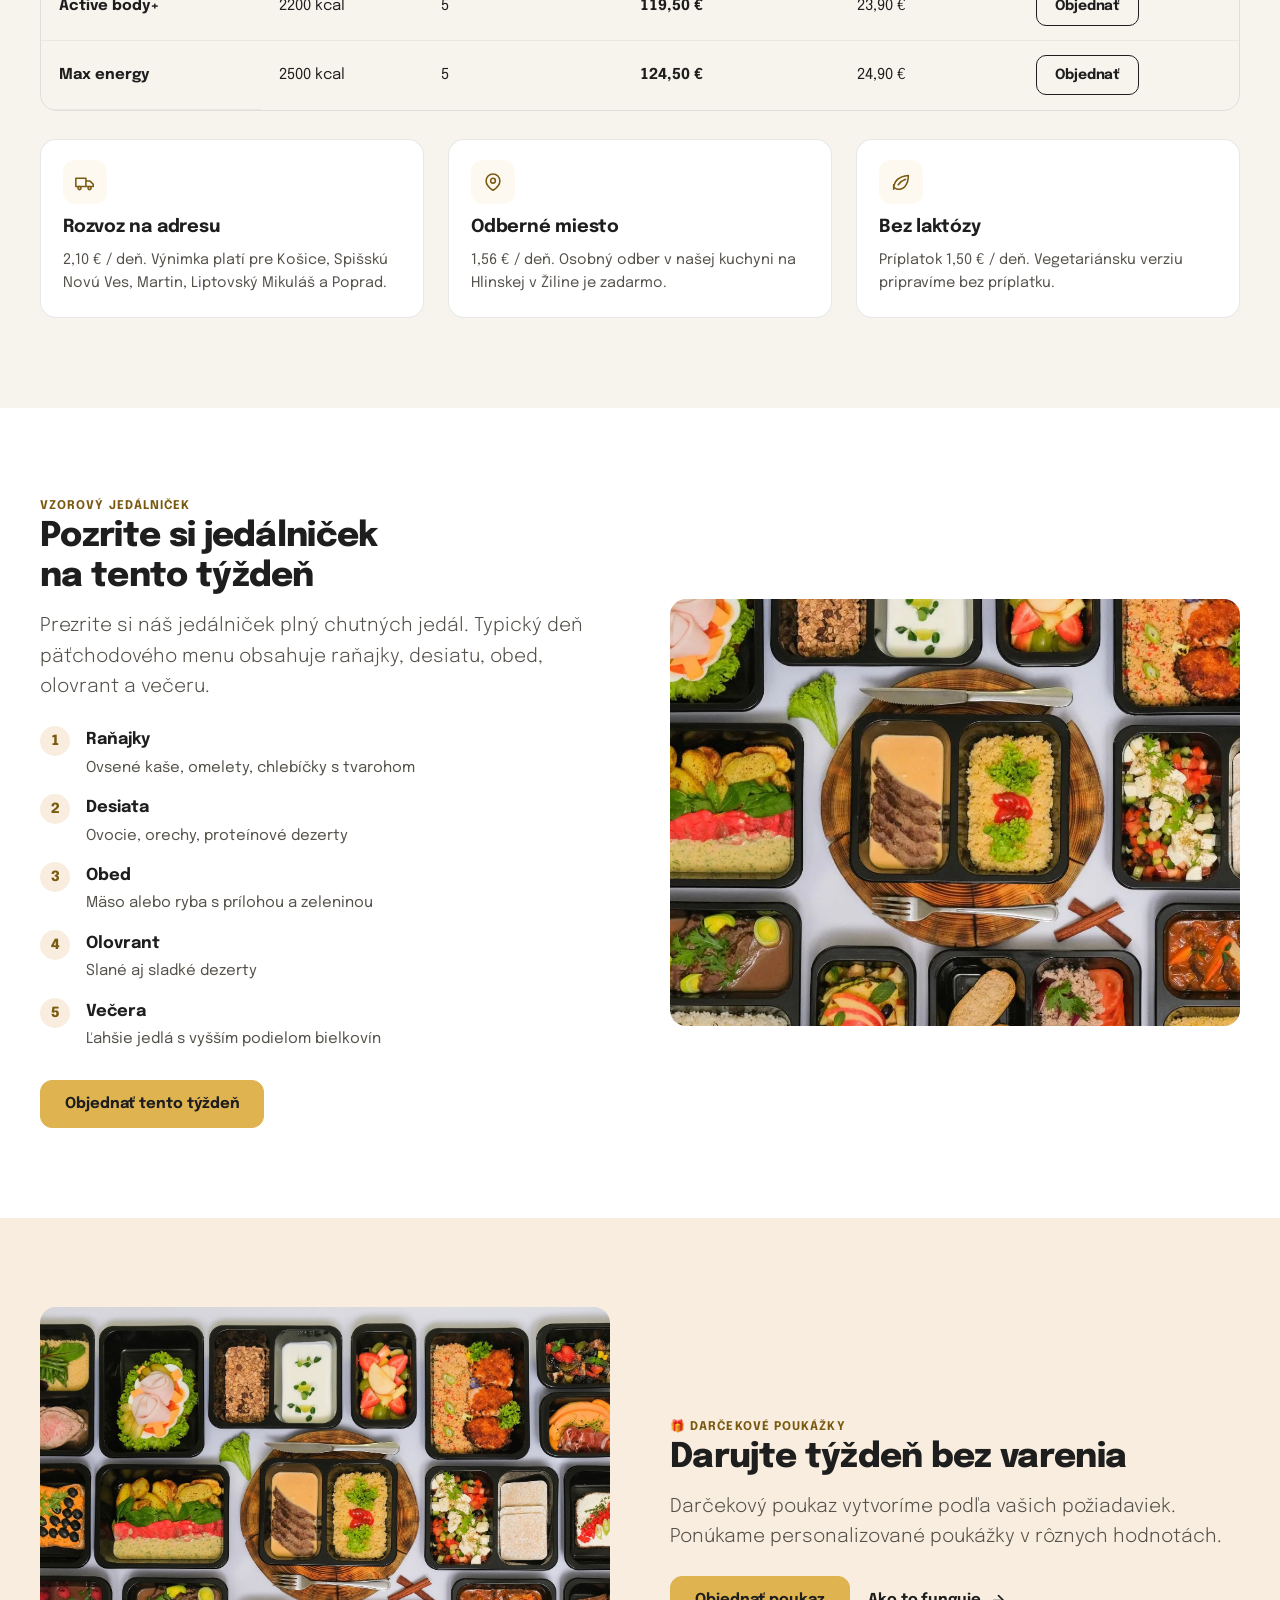
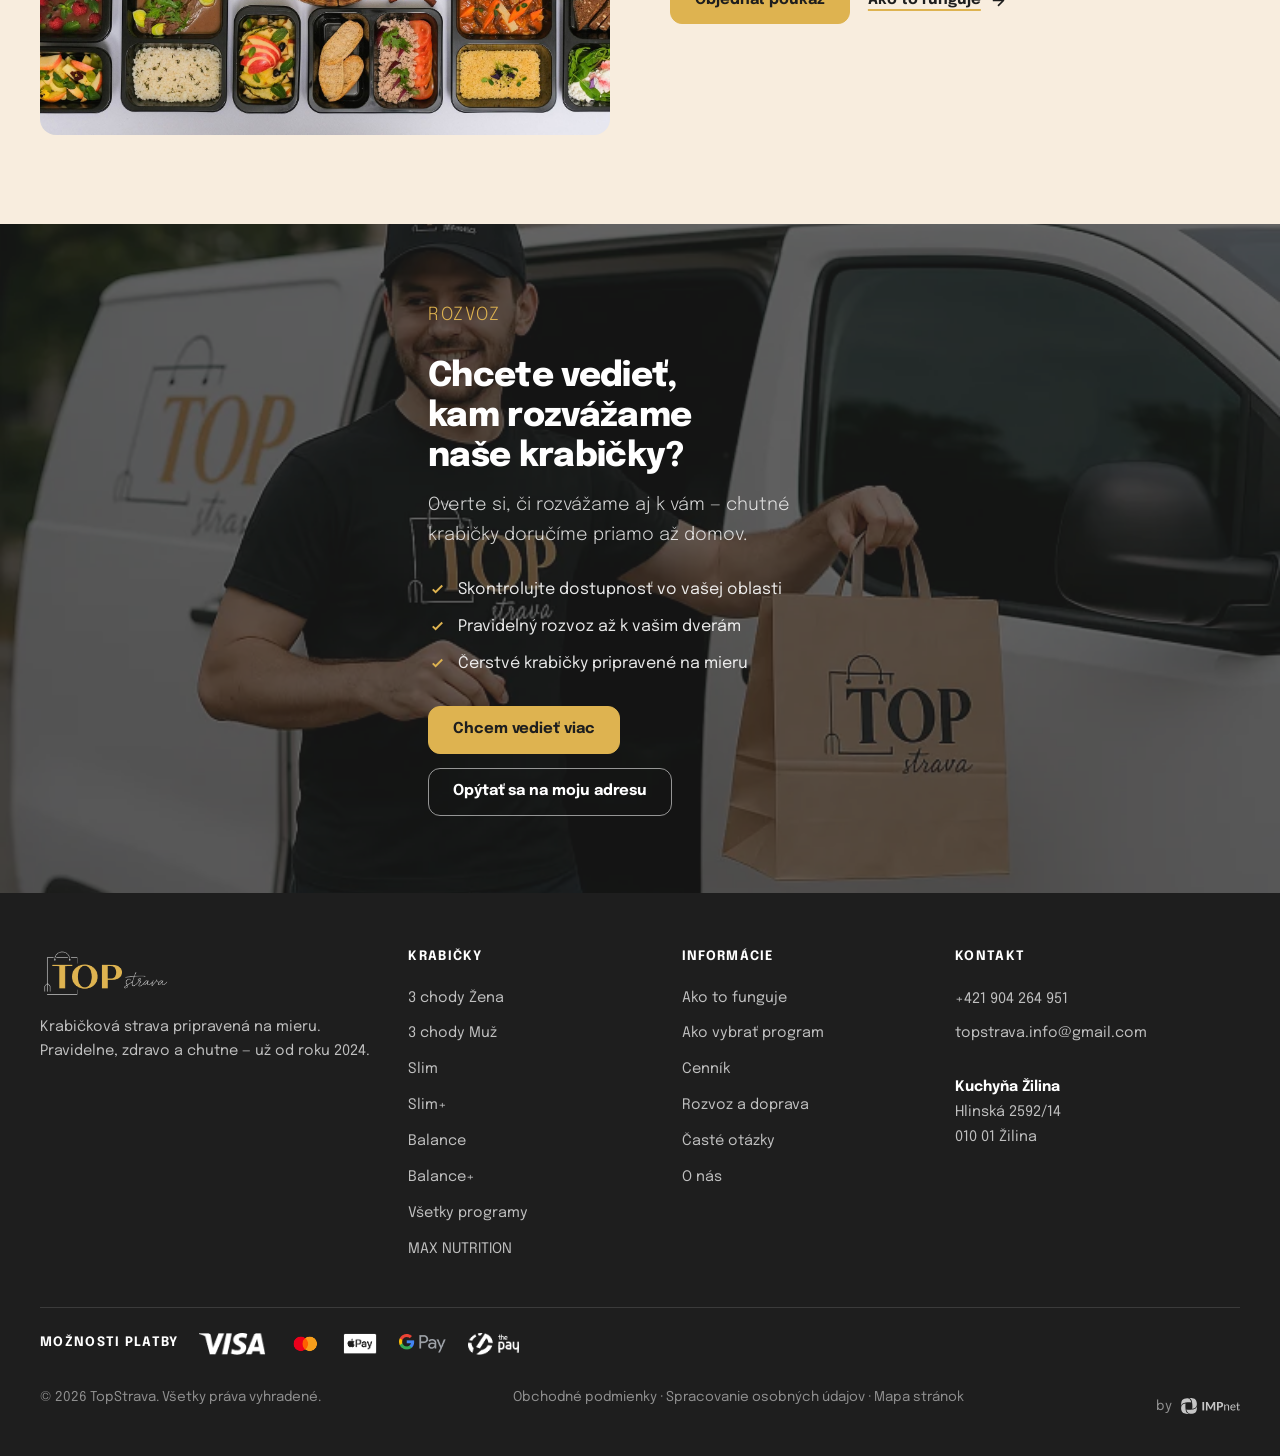
<file: programy.html>
<!doctype html>
<html lang="sk">
<head>
<meta charset="utf-8">
<meta name="viewport" content="width=device-width, initial-scale=1">
<title>Krabičky — všetky programy a cenník | TopStrava</title>
<meta name="description" content="Deväť programov krabičkovej stravy od 1 200 do 2 500 kcal. Porovnajte kalórie, počet jedál a ceny.">
<link rel="preload" href="assets/fonts/epilogue-regular.woff2" as="font" type="font/woff2" crossorigin>
<link rel="preload" href="assets/fonts/epilogue-800.woff2" as="font" type="font/woff2" crossorigin>
<link rel="stylesheet" href="assets/css/site.css?v=7b78254f">

</head>
<body>
  <a class="skip" href="#main">Preskočiť na obsah</a>

  <div class="utilbar">
    <div class="container utilbar__inner">
      <ul class="utilbar__claims">
        <li><svg viewBox="0 0 20 20" fill="currentColor" aria-hidden="true"><path d="M8 14.2 4.3 10.5l1.4-1.4L8 11.4l6.3-6.3 1.4 1.4z"/></svg>Pravidelne</li>
        <li><svg viewBox="0 0 20 20" fill="currentColor" aria-hidden="true"><path d="M8 14.2 4.3 10.5l1.4-1.4L8 11.4l6.3-6.3 1.4 1.4z"/></svg>Zdravo</li>
        <li><svg viewBox="0 0 20 20" fill="currentColor" aria-hidden="true"><path d="M8 14.2 4.3 10.5l1.4-1.4L8 11.4l6.3-6.3 1.4 1.4z"/></svg>Chutne</li>
      </ul>
      <div class="utilbar__contact">
        <a href="tel:+421904264951"><svg viewBox="0 0 24 24" fill="none" stroke="currentColor" stroke-width="1.9" stroke-linecap="round" stroke-linejoin="round" aria-hidden="true"><path d="M6.5 3.5h3l1.5 4-2 1.4a12 12 0 0 0 6.1 6.1l1.4-2 4 1.5v3a2 2 0 0 1-2.2 2A17 17 0 0 1 4.5 5.7a2 2 0 0 1 2-2.2z"/></svg><span>+421 904 264 951</span></a>
        <a href="mailto:topstrava.info@gmail.com"><svg viewBox="0 0 24 24" fill="none" stroke="currentColor" stroke-width="1.9" stroke-linecap="round" stroke-linejoin="round" aria-hidden="true"><rect x="3" y="5.5" width="18" height="13" rx="2"/><path d="m3.5 7 8.5 6 8.5-6"/></svg><span>topstrava.info@gmail.com</span></a>
      </div>
    </div>
  </div>

  <header class="masthead">
    <div class="container masthead__inner">
      <a class="masthead__logo" href="index.html" aria-label="TopStrava — domov">
        <img src="assets/img/logo.png?v=8825ca9b" alt="TopStrava" width="118" height="46">
      </a>

      <nav class="nav" id="nav" aria-label="Hlavná navigácia">
        <ul class="nav__list">
          <li>
            <a class="nav__link" href="programy.html" aria-current="page">Krabičky<svg class="nav__caret" viewBox="0 0 24 24" fill="none" stroke="currentColor" stroke-width="2.4" stroke-linecap="round" aria-hidden="true"><path d="m6 9 6 6 6-6"/></svg></a>
            <div class="nav__panel">
              <div>
                <p class="label label--gold">Naša ponuka</p>
                <ul class="nav__progs">
                  <li class="nav__promo">
                    <a href="max-nutrition.html">
                      <span class="nav__promo-text">
                        <span class="nav__promo-tag">Špeciálny program</span>
                        <b>MAX NUTRITION</b>
                        <span class="nav__promo-sub">Obedy a večere · veľkosti M / L / XL · rozvoz 3× týždenne</span>
                      </span>
                      <span class="nav__promo-go" aria-hidden="true"><svg viewBox="0 0 24 24" fill="none" stroke="currentColor" stroke-width="2.4" stroke-linecap="round" stroke-linejoin="round" aria-hidden="true"><path d="M5 12h13M12 5l7 7-7 7"/></svg></span>
                    </a>
                  </li>
                  <li><a href="program.html?program=3-chody-zena" style="--g1:#8E5BD0;--g2:#5B2E9E">3 chody Žena<span>1200 kcal · 3 jedál</span></a></li>
                  <li><a href="program.html?program=3-chody-muz" style="--g1:#4A8FD4;--g2:#12327A">3 chody Muž<span>1600 kcal · 3 jedál</span></a></li>
                  <li><a href="program.html?program=slim" style="--g1:#7DC65A;--g2:#1F7A3D">Slim<span>1200 kcal · 5 jedál</span></a></li>
                  <li><a href="program.html?program=slim-plus" style="--g1:#C3D96B;--g2:#5C8A2A">Slim+<span>1400 kcal · 5 jedál</span></a></li>
                  <li><a href="program.html?program=balance" style="--g1:#F2718D;--g2:#B01E4B">Balance<span>1600 kcal · 5 jedál</span></a></li>
                  <li><a href="program.html?program=balance-plus" style="--g1:#F0A868;--g2:#B4541C">Balance+<span>1800 kcal · 5 jedál</span></a></li>
                  <li><a href="program.html?program=active-body" style="--g1:#5AC8C0;--g2:#136E74">Active body<span>2000 kcal · 5 jedál</span></a></li>
                  <li><a href="program.html?program=active-body-plus" style="--g1:#5AA6E0;--g2:#134C8C">Active body+<span>2200 kcal · 5 jedál</span></a></li>
                  <li><a href="program.html?program=max-energy" style="--g1:#F0563C;--g2:#9E0F1E">Max energy<span>2500 kcal · 5 jedál</span></a></li>
                </ul>
              </div>
              <div class="nav__aside">
                <p class="label">Pomôžeme vám vybrať</p>
                <ul>
                  <li><a href="ako-vybrat-program.html">Ako vybrať program?</a></li>
                  <li><a href="programy.html#jedalnicek">Vzorový jedálniček</a></li>
                  <li><a href="kontakt.html#contact-form">Nutričné poradenstvo</a></li>
                  <li><a href="programy.html#poukazy">🎁 Darčekové poukážky</a></li>
                  <li><a href="ako-to-funguje.html#rozvoz">Rozvoz a odberné miesta</a></li>
                  <li><a href="o-nas.html#referencie">Referencie</a></li>
                </ul>
              </div>
            </div>
          </li>
          <li><a class="nav__link" href="ako-to-funguje.html">Ako to funguje</a></li>
          <li><a class="nav__link" href="ako-vybrat-program.html">Ako vybrať program</a></li>
          <li><a class="nav__link" href="programy.html#cennik">Cenník</a></li>
          <li><a class="nav__link" href="o-nas.html">O nás</a></li>
          <li><a class="nav__link" href="faq.html">Časté otázky</a></li>
          <li><a class="nav__link" href="kontakt.html">Kontakt</a></li>
        </ul>
      </nav>

      <div class="masthead__actions">
        <button class="icon-btn nav-toggle" type="button" aria-expanded="false"
                aria-controls="nav" aria-label="Otvoriť menu"><svg viewBox="0 0 24 24" fill="none" stroke="currentColor" stroke-width="2" stroke-linecap="round" aria-hidden="true"><path d="M4 7h16M4 12h16M4 17h16"/></svg></button>
        <a class="icon-btn" href="kontakt.html" aria-label="Môj účet"><svg viewBox="0 0 24 24" fill="none" stroke="currentColor" stroke-width="1.9" stroke-linecap="round" aria-hidden="true"><circle cx="12" cy="8" r="3.6"/><path d="M4.8 20a7.2 7.2 0 0 1 14.4 0"/></svg></a>
        <a class="icon-btn" href="dokoncenie-objednavky.html" aria-label="Košík, 2 položky">
          <svg viewBox="0 0 24 24" fill="none" stroke="currentColor" stroke-width="1.9" stroke-linecap="round" stroke-linejoin="round" aria-hidden="true"><path d="M5 7h14l-1.2 11.2a2 2 0 0 1-2 1.8H8.2a2 2 0 0 1-2-1.8z"/><path d="M9 7V5.6a3 3 0 0 1 6 0V7"/></svg><span class="cart-count">2</span>
        </a>
        <a class="btn btn--primary masthead__cta" href="programy.html">
          <svg viewBox="0 0 24 24" fill="none" stroke="currentColor" stroke-width="1.9" stroke-linecap="round" stroke-linejoin="round" aria-hidden="true"><path d="M5 7h14l-1.2 11.2a2 2 0 0 1-2 1.8H8.2a2 2 0 0 1-2-1.8z"/><path d="M9 7V5.6a3 3 0 0 1 6 0V7"/></svg><span>Objednať krabičky</span>
        </a>
      </div>
    </div>
  </header>

<main id="main">
  <section class="pagetop">
    <div class="container">
      <ul class="breadcrumb">
        <li><a href="index.html">Domov</a></li>
        <li><svg viewBox="0 0 24 24" fill="none" stroke="currentColor" stroke-width="2.4" stroke-linecap="round" stroke-linejoin="round" aria-hidden="true"><path d="m9 6 6 6-6 6"/></svg></li>
        <li>Krabičky</li>
      </ul>
      <div class="pagetop__inner">
        <h1>Krabičky pre každý cieľ</h1>
        <p class="lede">Deväť jedálničkov od 1 200 do 2 500 kcal. Každý na 5 pracovných dní, pripravený čerstvo a doručený deň vopred.</p>
      </div>
    </div>
  </section>

  <section class="section">
    <div class="container">
      <h2 class="sr-only">Všetky programy</h2>
      <div class="cluster" style="margin-bottom:32px">
        <span class="label" style="margin-right:4px">Filtrovať podľa cieľa</span>
        <a class="chip is-active" href="#">Všetky</a>
        <a class="chip" href="#slim">Chudnutie</a>
        <a class="chip" href="#balance-plus">Udržiavanie</a>
        <a class="chip" href="#max-energy">Naberanie</a>
        <a class="chip" href="#3-chody-zena">3 chody</a>
      </div>
      <div class="grid grid--programs">
        <a class="pcard" href="program.html?program=3-chody-zena" id="3-chody-zena"
           style="--g1:#8E5BD0;--g2:#5B2E9E">
          <span class="pcard__plate" aria-hidden="true"><span class="pcard__wm"><span>1200 1200 1200 1200 1200 </span><span class="is-off">1200 1200 1200 1200 1200 </span><span>1200 1200 1200 1200 1200 </span><span class="is-off">1200 1200 1200 1200 1200 </span><span>1200 1200 1200 1200 1200 </span><span class="is-off">1200 1200 1200 1200 1200 </span><span>1200 1200 1200 1200 1200 </span><span class="is-off">1200 1200 1200 1200 1200 </span><span>1200 1200 1200 1200 1200 </span></span></span>
          <div class="pcard__art">
            <img class="pcard__figure" src="assets/img/programy_karty/woman.svg?v=d86fb04a" alt="" aria-hidden="true" loading="lazy">
            <img class="pcard__food" src="assets/img/programy_karty/3_chody_zena.png?v=577b4cbf" alt="3 chody Žena — ukážka jedál" loading="lazy">
            <p class="pcard__meals"><b>3 ×</b><span class="pcard__boxes"><span class="pcard__box is-on"><svg viewBox="0 0 21 15" fill="currentColor" aria-hidden="true"><path d="M19.3108 5.5035L1.8864 5.50698C1.71683 5.50698 1.65389 5.48432 1.50879 5.47212L2.29373 1.49572C2.48429 0.53867 3.42832 0 4.37934 0L16.449 0.00348653C17.657 -0.026149 18.4611 0.852458 18.6692 1.99255L19.3108 5.50524V5.5035Z"/><path d="M16.5663 14.1117H4.2414C3.32534 14.1117 2.45124 13.4475 2.28341 12.5741L1.32015 7.59189C1.00547 7.5762 0.67331 7.63373 0.363877 7.564C0.0981497 7.50298 -0.00849087 7.2659 0.000250159 7.01835C0.00724299 6.84228 0.13661 6.53198 0.423316 6.53198H20.4088C20.72 6.53198 20.8389 6.87541 20.8336 7.07588C20.8249 7.33389 20.6553 7.58666 20.3686 7.5884L19.5015 7.59189L18.6571 12.1715C18.4666 13.2035 17.7271 14.11 16.568 14.11L16.5663 14.1117ZM11.7849 9.69253C12.1485 9.69253 12.3618 9.43278 12.3461 9.15037C12.3304 8.86796 12.1258 8.64308 11.8199 8.64308H9.00876C8.68359 8.64308 8.46856 8.90806 8.4843 9.20964C8.49653 9.45893 8.70807 9.68904 9.0175 9.68904H11.7867L11.7849 9.69253Z"/></svg></span><span class="pcard__box is-on"><svg viewBox="0 0 21 15" fill="currentColor" aria-hidden="true"><path d="M19.3108 5.5035L1.8864 5.50698C1.71683 5.50698 1.65389 5.48432 1.50879 5.47212L2.29373 1.49572C2.48429 0.53867 3.42832 0 4.37934 0L16.449 0.00348653C17.657 -0.026149 18.4611 0.852458 18.6692 1.99255L19.3108 5.50524V5.5035Z"/><path d="M16.5663 14.1117H4.2414C3.32534 14.1117 2.45124 13.4475 2.28341 12.5741L1.32015 7.59189C1.00547 7.5762 0.67331 7.63373 0.363877 7.564C0.0981497 7.50298 -0.00849087 7.2659 0.000250159 7.01835C0.00724299 6.84228 0.13661 6.53198 0.423316 6.53198H20.4088C20.72 6.53198 20.8389 6.87541 20.8336 7.07588C20.8249 7.33389 20.6553 7.58666 20.3686 7.5884L19.5015 7.59189L18.6571 12.1715C18.4666 13.2035 17.7271 14.11 16.568 14.11L16.5663 14.1117ZM11.7849 9.69253C12.1485 9.69253 12.3618 9.43278 12.3461 9.15037C12.3304 8.86796 12.1258 8.64308 11.8199 8.64308H9.00876C8.68359 8.64308 8.46856 8.90806 8.4843 9.20964C8.49653 9.45893 8.70807 9.68904 9.0175 9.68904H11.7867L11.7849 9.69253Z"/></svg></span><span class="pcard__box is-on"><svg viewBox="0 0 21 15" fill="currentColor" aria-hidden="true"><path d="M19.3108 5.5035L1.8864 5.50698C1.71683 5.50698 1.65389 5.48432 1.50879 5.47212L2.29373 1.49572C2.48429 0.53867 3.42832 0 4.37934 0L16.449 0.00348653C17.657 -0.026149 18.4611 0.852458 18.6692 1.99255L19.3108 5.50524V5.5035Z"/><path d="M16.5663 14.1117H4.2414C3.32534 14.1117 2.45124 13.4475 2.28341 12.5741L1.32015 7.59189C1.00547 7.5762 0.67331 7.63373 0.363877 7.564C0.0981497 7.50298 -0.00849087 7.2659 0.000250159 7.01835C0.00724299 6.84228 0.13661 6.53198 0.423316 6.53198H20.4088C20.72 6.53198 20.8389 6.87541 20.8336 7.07588C20.8249 7.33389 20.6553 7.58666 20.3686 7.5884L19.5015 7.59189L18.6571 12.1715C18.4666 13.2035 17.7271 14.11 16.568 14.11L16.5663 14.1117ZM11.7849 9.69253C12.1485 9.69253 12.3618 9.43278 12.3461 9.15037C12.3304 8.86796 12.1258 8.64308 11.8199 8.64308H9.00876C8.68359 8.64308 8.46856 8.90806 8.4843 9.20964C8.49653 9.45893 8.70807 9.68904 9.0175 9.68904H11.7867L11.7849 9.69253Z"/></svg></span><span class="pcard__box"><svg viewBox="0 0 21 15" fill="currentColor" aria-hidden="true"><path d="M19.3108 5.5035L1.8864 5.50698C1.71683 5.50698 1.65389 5.48432 1.50879 5.47212L2.29373 1.49572C2.48429 0.53867 3.42832 0 4.37934 0L16.449 0.00348653C17.657 -0.026149 18.4611 0.852458 18.6692 1.99255L19.3108 5.50524V5.5035Z"/><path d="M16.5663 14.1117H4.2414C3.32534 14.1117 2.45124 13.4475 2.28341 12.5741L1.32015 7.59189C1.00547 7.5762 0.67331 7.63373 0.363877 7.564C0.0981497 7.50298 -0.00849087 7.2659 0.000250159 7.01835C0.00724299 6.84228 0.13661 6.53198 0.423316 6.53198H20.4088C20.72 6.53198 20.8389 6.87541 20.8336 7.07588C20.8249 7.33389 20.6553 7.58666 20.3686 7.5884L19.5015 7.59189L18.6571 12.1715C18.4666 13.2035 17.7271 14.11 16.568 14.11L16.5663 14.1117ZM11.7849 9.69253C12.1485 9.69253 12.3618 9.43278 12.3461 9.15037C12.3304 8.86796 12.1258 8.64308 11.8199 8.64308H9.00876C8.68359 8.64308 8.46856 8.90806 8.4843 9.20964C8.49653 9.45893 8.70807 9.68904 9.0175 9.68904H11.7867L11.7849 9.69253Z"/></svg></span><span class="pcard__box"><svg viewBox="0 0 21 15" fill="currentColor" aria-hidden="true"><path d="M19.3108 5.5035L1.8864 5.50698C1.71683 5.50698 1.65389 5.48432 1.50879 5.47212L2.29373 1.49572C2.48429 0.53867 3.42832 0 4.37934 0L16.449 0.00348653C17.657 -0.026149 18.4611 0.852458 18.6692 1.99255L19.3108 5.50524V5.5035Z"/><path d="M16.5663 14.1117H4.2414C3.32534 14.1117 2.45124 13.4475 2.28341 12.5741L1.32015 7.59189C1.00547 7.5762 0.67331 7.63373 0.363877 7.564C0.0981497 7.50298 -0.00849087 7.2659 0.000250159 7.01835C0.00724299 6.84228 0.13661 6.53198 0.423316 6.53198H20.4088C20.72 6.53198 20.8389 6.87541 20.8336 7.07588C20.8249 7.33389 20.6553 7.58666 20.3686 7.5884L19.5015 7.59189L18.6571 12.1715C18.4666 13.2035 17.7271 14.11 16.568 14.11L16.5663 14.1117ZM11.7849 9.69253C12.1485 9.69253 12.3618 9.43278 12.3461 9.15037C12.3304 8.86796 12.1258 8.64308 11.8199 8.64308H9.00876C8.68359 8.64308 8.46856 8.90806 8.4843 9.20964C8.49653 9.45893 8.70807 9.68904 9.0175 9.68904H11.7867L11.7849 9.69253Z"/></svg></span></span></p>
            <p class="pcard__kcal">1200 kcal</p>
          </div>
          <div class="pcard__body">
            <h3 class="pcard__title">3 chody Žena</h3>
            <p class="pcard__text">Praktická voľba pre tých, ktorí preferujú menej jedál denne. Raňajky, obed, večera.</p>
            <div class="pcard__foot">
              <p class="pcard__price"><b>87,50 €</b><span>/ týždeň s DPH</span></p>
              <span class="pcard__cta">Viac o programu <svg viewBox="0 0 24 24" fill="none" stroke="currentColor" stroke-width="2.4" stroke-linecap="round" stroke-linejoin="round" aria-hidden="true"><path d="M5 12h13M12 5l7 7-7 7"/></svg></span>
            </div>
          </div>
        </a>
        <a class="pcard" href="program.html?program=3-chody-muz" id="3-chody-muz"
           style="--g1:#4A8FD4;--g2:#12327A">
          <span class="pcard__plate" aria-hidden="true"><span class="pcard__wm"><span>1600 1600 1600 1600 1600 </span><span class="is-off">1600 1600 1600 1600 1600 </span><span>1600 1600 1600 1600 1600 </span><span class="is-off">1600 1600 1600 1600 1600 </span><span>1600 1600 1600 1600 1600 </span><span class="is-off">1600 1600 1600 1600 1600 </span><span>1600 1600 1600 1600 1600 </span><span class="is-off">1600 1600 1600 1600 1600 </span><span>1600 1600 1600 1600 1600 </span></span></span>
          <div class="pcard__art">
            <img class="pcard__figure" src="assets/img/programy_karty/man.svg?v=80951aa8" alt="" aria-hidden="true" loading="lazy">
            <img class="pcard__food" src="assets/img/programy_karty/3_chody_muz.png?v=1727d235" alt="3 chody Muž — ukážka jedál" loading="lazy">
            <p class="pcard__meals"><b>3 ×</b><span class="pcard__boxes"><span class="pcard__box is-on"><svg viewBox="0 0 21 15" fill="currentColor" aria-hidden="true"><path d="M19.3108 5.5035L1.8864 5.50698C1.71683 5.50698 1.65389 5.48432 1.50879 5.47212L2.29373 1.49572C2.48429 0.53867 3.42832 0 4.37934 0L16.449 0.00348653C17.657 -0.026149 18.4611 0.852458 18.6692 1.99255L19.3108 5.50524V5.5035Z"/><path d="M16.5663 14.1117H4.2414C3.32534 14.1117 2.45124 13.4475 2.28341 12.5741L1.32015 7.59189C1.00547 7.5762 0.67331 7.63373 0.363877 7.564C0.0981497 7.50298 -0.00849087 7.2659 0.000250159 7.01835C0.00724299 6.84228 0.13661 6.53198 0.423316 6.53198H20.4088C20.72 6.53198 20.8389 6.87541 20.8336 7.07588C20.8249 7.33389 20.6553 7.58666 20.3686 7.5884L19.5015 7.59189L18.6571 12.1715C18.4666 13.2035 17.7271 14.11 16.568 14.11L16.5663 14.1117ZM11.7849 9.69253C12.1485 9.69253 12.3618 9.43278 12.3461 9.15037C12.3304 8.86796 12.1258 8.64308 11.8199 8.64308H9.00876C8.68359 8.64308 8.46856 8.90806 8.4843 9.20964C8.49653 9.45893 8.70807 9.68904 9.0175 9.68904H11.7867L11.7849 9.69253Z"/></svg></span><span class="pcard__box is-on"><svg viewBox="0 0 21 15" fill="currentColor" aria-hidden="true"><path d="M19.3108 5.5035L1.8864 5.50698C1.71683 5.50698 1.65389 5.48432 1.50879 5.47212L2.29373 1.49572C2.48429 0.53867 3.42832 0 4.37934 0L16.449 0.00348653C17.657 -0.026149 18.4611 0.852458 18.6692 1.99255L19.3108 5.50524V5.5035Z"/><path d="M16.5663 14.1117H4.2414C3.32534 14.1117 2.45124 13.4475 2.28341 12.5741L1.32015 7.59189C1.00547 7.5762 0.67331 7.63373 0.363877 7.564C0.0981497 7.50298 -0.00849087 7.2659 0.000250159 7.01835C0.00724299 6.84228 0.13661 6.53198 0.423316 6.53198H20.4088C20.72 6.53198 20.8389 6.87541 20.8336 7.07588C20.8249 7.33389 20.6553 7.58666 20.3686 7.5884L19.5015 7.59189L18.6571 12.1715C18.4666 13.2035 17.7271 14.11 16.568 14.11L16.5663 14.1117ZM11.7849 9.69253C12.1485 9.69253 12.3618 9.43278 12.3461 9.15037C12.3304 8.86796 12.1258 8.64308 11.8199 8.64308H9.00876C8.68359 8.64308 8.46856 8.90806 8.4843 9.20964C8.49653 9.45893 8.70807 9.68904 9.0175 9.68904H11.7867L11.7849 9.69253Z"/></svg></span><span class="pcard__box is-on"><svg viewBox="0 0 21 15" fill="currentColor" aria-hidden="true"><path d="M19.3108 5.5035L1.8864 5.50698C1.71683 5.50698 1.65389 5.48432 1.50879 5.47212L2.29373 1.49572C2.48429 0.53867 3.42832 0 4.37934 0L16.449 0.00348653C17.657 -0.026149 18.4611 0.852458 18.6692 1.99255L19.3108 5.50524V5.5035Z"/><path d="M16.5663 14.1117H4.2414C3.32534 14.1117 2.45124 13.4475 2.28341 12.5741L1.32015 7.59189C1.00547 7.5762 0.67331 7.63373 0.363877 7.564C0.0981497 7.50298 -0.00849087 7.2659 0.000250159 7.01835C0.00724299 6.84228 0.13661 6.53198 0.423316 6.53198H20.4088C20.72 6.53198 20.8389 6.87541 20.8336 7.07588C20.8249 7.33389 20.6553 7.58666 20.3686 7.5884L19.5015 7.59189L18.6571 12.1715C18.4666 13.2035 17.7271 14.11 16.568 14.11L16.5663 14.1117ZM11.7849 9.69253C12.1485 9.69253 12.3618 9.43278 12.3461 9.15037C12.3304 8.86796 12.1258 8.64308 11.8199 8.64308H9.00876C8.68359 8.64308 8.46856 8.90806 8.4843 9.20964C8.49653 9.45893 8.70807 9.68904 9.0175 9.68904H11.7867L11.7849 9.69253Z"/></svg></span><span class="pcard__box"><svg viewBox="0 0 21 15" fill="currentColor" aria-hidden="true"><path d="M19.3108 5.5035L1.8864 5.50698C1.71683 5.50698 1.65389 5.48432 1.50879 5.47212L2.29373 1.49572C2.48429 0.53867 3.42832 0 4.37934 0L16.449 0.00348653C17.657 -0.026149 18.4611 0.852458 18.6692 1.99255L19.3108 5.50524V5.5035Z"/><path d="M16.5663 14.1117H4.2414C3.32534 14.1117 2.45124 13.4475 2.28341 12.5741L1.32015 7.59189C1.00547 7.5762 0.67331 7.63373 0.363877 7.564C0.0981497 7.50298 -0.00849087 7.2659 0.000250159 7.01835C0.00724299 6.84228 0.13661 6.53198 0.423316 6.53198H20.4088C20.72 6.53198 20.8389 6.87541 20.8336 7.07588C20.8249 7.33389 20.6553 7.58666 20.3686 7.5884L19.5015 7.59189L18.6571 12.1715C18.4666 13.2035 17.7271 14.11 16.568 14.11L16.5663 14.1117ZM11.7849 9.69253C12.1485 9.69253 12.3618 9.43278 12.3461 9.15037C12.3304 8.86796 12.1258 8.64308 11.8199 8.64308H9.00876C8.68359 8.64308 8.46856 8.90806 8.4843 9.20964C8.49653 9.45893 8.70807 9.68904 9.0175 9.68904H11.7867L11.7849 9.69253Z"/></svg></span><span class="pcard__box"><svg viewBox="0 0 21 15" fill="currentColor" aria-hidden="true"><path d="M19.3108 5.5035L1.8864 5.50698C1.71683 5.50698 1.65389 5.48432 1.50879 5.47212L2.29373 1.49572C2.48429 0.53867 3.42832 0 4.37934 0L16.449 0.00348653C17.657 -0.026149 18.4611 0.852458 18.6692 1.99255L19.3108 5.50524V5.5035Z"/><path d="M16.5663 14.1117H4.2414C3.32534 14.1117 2.45124 13.4475 2.28341 12.5741L1.32015 7.59189C1.00547 7.5762 0.67331 7.63373 0.363877 7.564C0.0981497 7.50298 -0.00849087 7.2659 0.000250159 7.01835C0.00724299 6.84228 0.13661 6.53198 0.423316 6.53198H20.4088C20.72 6.53198 20.8389 6.87541 20.8336 7.07588C20.8249 7.33389 20.6553 7.58666 20.3686 7.5884L19.5015 7.59189L18.6571 12.1715C18.4666 13.2035 17.7271 14.11 16.568 14.11L16.5663 14.1117ZM11.7849 9.69253C12.1485 9.69253 12.3618 9.43278 12.3461 9.15037C12.3304 8.86796 12.1258 8.64308 11.8199 8.64308H9.00876C8.68359 8.64308 8.46856 8.90806 8.4843 9.20964C8.49653 9.45893 8.70807 9.68904 9.0175 9.68904H11.7867L11.7849 9.69253Z"/></svg></span></span></p>
            <p class="pcard__kcal">1600 kcal</p>
          </div>
          <div class="pcard__body">
            <h3 class="pcard__title">3 chody Muž</h3>
            <p class="pcard__text">Praktická voľba pre tých, ktorí preferujú menej jedál denne. Raňajky, obed, večera.</p>
            <div class="pcard__foot">
              <p class="pcard__price"><b>98,50 €</b><span>/ týždeň s DPH</span></p>
              <span class="pcard__cta">Viac o programu <svg viewBox="0 0 24 24" fill="none" stroke="currentColor" stroke-width="2.4" stroke-linecap="round" stroke-linejoin="round" aria-hidden="true"><path d="M5 12h13M12 5l7 7-7 7"/></svg></span>
            </div>
          </div>
        </a>
        <a class="pcard" href="program.html?program=slim" id="slim"
           style="--g1:#7DC65A;--g2:#1F7A3D">
          <span class="pcard__plate" aria-hidden="true"><span class="pcard__wm"><span>1200 1200 1200 1200 1200 </span><span class="is-off">1200 1200 1200 1200 1200 </span><span>1200 1200 1200 1200 1200 </span><span class="is-off">1200 1200 1200 1200 1200 </span><span>1200 1200 1200 1200 1200 </span><span class="is-off">1200 1200 1200 1200 1200 </span><span>1200 1200 1200 1200 1200 </span><span class="is-off">1200 1200 1200 1200 1200 </span><span>1200 1200 1200 1200 1200 </span></span></span>
          <div class="pcard__art">
            <img class="pcard__figure" src="assets/img/programy_karty/woman.svg?v=d86fb04a" alt="" aria-hidden="true" loading="lazy">
            <img class="pcard__food" src="assets/img/programy_karty/slim.png?v=b41c9a85" alt="Slim — ukážka jedál" loading="lazy">
            <p class="pcard__meals"><b>5 ×</b><span class="pcard__boxes"><span class="pcard__box is-on"><svg viewBox="0 0 21 15" fill="currentColor" aria-hidden="true"><path d="M19.3108 5.5035L1.8864 5.50698C1.71683 5.50698 1.65389 5.48432 1.50879 5.47212L2.29373 1.49572C2.48429 0.53867 3.42832 0 4.37934 0L16.449 0.00348653C17.657 -0.026149 18.4611 0.852458 18.6692 1.99255L19.3108 5.50524V5.5035Z"/><path d="M16.5663 14.1117H4.2414C3.32534 14.1117 2.45124 13.4475 2.28341 12.5741L1.32015 7.59189C1.00547 7.5762 0.67331 7.63373 0.363877 7.564C0.0981497 7.50298 -0.00849087 7.2659 0.000250159 7.01835C0.00724299 6.84228 0.13661 6.53198 0.423316 6.53198H20.4088C20.72 6.53198 20.8389 6.87541 20.8336 7.07588C20.8249 7.33389 20.6553 7.58666 20.3686 7.5884L19.5015 7.59189L18.6571 12.1715C18.4666 13.2035 17.7271 14.11 16.568 14.11L16.5663 14.1117ZM11.7849 9.69253C12.1485 9.69253 12.3618 9.43278 12.3461 9.15037C12.3304 8.86796 12.1258 8.64308 11.8199 8.64308H9.00876C8.68359 8.64308 8.46856 8.90806 8.4843 9.20964C8.49653 9.45893 8.70807 9.68904 9.0175 9.68904H11.7867L11.7849 9.69253Z"/></svg></span><span class="pcard__box is-on"><svg viewBox="0 0 21 15" fill="currentColor" aria-hidden="true"><path d="M19.3108 5.5035L1.8864 5.50698C1.71683 5.50698 1.65389 5.48432 1.50879 5.47212L2.29373 1.49572C2.48429 0.53867 3.42832 0 4.37934 0L16.449 0.00348653C17.657 -0.026149 18.4611 0.852458 18.6692 1.99255L19.3108 5.50524V5.5035Z"/><path d="M16.5663 14.1117H4.2414C3.32534 14.1117 2.45124 13.4475 2.28341 12.5741L1.32015 7.59189C1.00547 7.5762 0.67331 7.63373 0.363877 7.564C0.0981497 7.50298 -0.00849087 7.2659 0.000250159 7.01835C0.00724299 6.84228 0.13661 6.53198 0.423316 6.53198H20.4088C20.72 6.53198 20.8389 6.87541 20.8336 7.07588C20.8249 7.33389 20.6553 7.58666 20.3686 7.5884L19.5015 7.59189L18.6571 12.1715C18.4666 13.2035 17.7271 14.11 16.568 14.11L16.5663 14.1117ZM11.7849 9.69253C12.1485 9.69253 12.3618 9.43278 12.3461 9.15037C12.3304 8.86796 12.1258 8.64308 11.8199 8.64308H9.00876C8.68359 8.64308 8.46856 8.90806 8.4843 9.20964C8.49653 9.45893 8.70807 9.68904 9.0175 9.68904H11.7867L11.7849 9.69253Z"/></svg></span><span class="pcard__box is-on"><svg viewBox="0 0 21 15" fill="currentColor" aria-hidden="true"><path d="M19.3108 5.5035L1.8864 5.50698C1.71683 5.50698 1.65389 5.48432 1.50879 5.47212L2.29373 1.49572C2.48429 0.53867 3.42832 0 4.37934 0L16.449 0.00348653C17.657 -0.026149 18.4611 0.852458 18.6692 1.99255L19.3108 5.50524V5.5035Z"/><path d="M16.5663 14.1117H4.2414C3.32534 14.1117 2.45124 13.4475 2.28341 12.5741L1.32015 7.59189C1.00547 7.5762 0.67331 7.63373 0.363877 7.564C0.0981497 7.50298 -0.00849087 7.2659 0.000250159 7.01835C0.00724299 6.84228 0.13661 6.53198 0.423316 6.53198H20.4088C20.72 6.53198 20.8389 6.87541 20.8336 7.07588C20.8249 7.33389 20.6553 7.58666 20.3686 7.5884L19.5015 7.59189L18.6571 12.1715C18.4666 13.2035 17.7271 14.11 16.568 14.11L16.5663 14.1117ZM11.7849 9.69253C12.1485 9.69253 12.3618 9.43278 12.3461 9.15037C12.3304 8.86796 12.1258 8.64308 11.8199 8.64308H9.00876C8.68359 8.64308 8.46856 8.90806 8.4843 9.20964C8.49653 9.45893 8.70807 9.68904 9.0175 9.68904H11.7867L11.7849 9.69253Z"/></svg></span><span class="pcard__box is-on"><svg viewBox="0 0 21 15" fill="currentColor" aria-hidden="true"><path d="M19.3108 5.5035L1.8864 5.50698C1.71683 5.50698 1.65389 5.48432 1.50879 5.47212L2.29373 1.49572C2.48429 0.53867 3.42832 0 4.37934 0L16.449 0.00348653C17.657 -0.026149 18.4611 0.852458 18.6692 1.99255L19.3108 5.50524V5.5035Z"/><path d="M16.5663 14.1117H4.2414C3.32534 14.1117 2.45124 13.4475 2.28341 12.5741L1.32015 7.59189C1.00547 7.5762 0.67331 7.63373 0.363877 7.564C0.0981497 7.50298 -0.00849087 7.2659 0.000250159 7.01835C0.00724299 6.84228 0.13661 6.53198 0.423316 6.53198H20.4088C20.72 6.53198 20.8389 6.87541 20.8336 7.07588C20.8249 7.33389 20.6553 7.58666 20.3686 7.5884L19.5015 7.59189L18.6571 12.1715C18.4666 13.2035 17.7271 14.11 16.568 14.11L16.5663 14.1117ZM11.7849 9.69253C12.1485 9.69253 12.3618 9.43278 12.3461 9.15037C12.3304 8.86796 12.1258 8.64308 11.8199 8.64308H9.00876C8.68359 8.64308 8.46856 8.90806 8.4843 9.20964C8.49653 9.45893 8.70807 9.68904 9.0175 9.68904H11.7867L11.7849 9.69253Z"/></svg></span><span class="pcard__box is-on"><svg viewBox="0 0 21 15" fill="currentColor" aria-hidden="true"><path d="M19.3108 5.5035L1.8864 5.50698C1.71683 5.50698 1.65389 5.48432 1.50879 5.47212L2.29373 1.49572C2.48429 0.53867 3.42832 0 4.37934 0L16.449 0.00348653C17.657 -0.026149 18.4611 0.852458 18.6692 1.99255L19.3108 5.50524V5.5035Z"/><path d="M16.5663 14.1117H4.2414C3.32534 14.1117 2.45124 13.4475 2.28341 12.5741L1.32015 7.59189C1.00547 7.5762 0.67331 7.63373 0.363877 7.564C0.0981497 7.50298 -0.00849087 7.2659 0.000250159 7.01835C0.00724299 6.84228 0.13661 6.53198 0.423316 6.53198H20.4088C20.72 6.53198 20.8389 6.87541 20.8336 7.07588C20.8249 7.33389 20.6553 7.58666 20.3686 7.5884L19.5015 7.59189L18.6571 12.1715C18.4666 13.2035 17.7271 14.11 16.568 14.11L16.5663 14.1117ZM11.7849 9.69253C12.1485 9.69253 12.3618 9.43278 12.3461 9.15037C12.3304 8.86796 12.1258 8.64308 11.8199 8.64308H9.00876C8.68359 8.64308 8.46856 8.90806 8.4843 9.20964C8.49653 9.45893 8.70807 9.68904 9.0175 9.68904H11.7867L11.7849 9.69253Z"/></svg></span></span></p>
            <p class="pcard__kcal">1200 kcal</p>
          </div>
          <div class="pcard__body">
            <h3 class="pcard__title">Slim</h3>
            <p class="pcard__text">Ideálne pre rýchle chudnutie, detox či veľmi nízku fyzickú aktivitu. Vhodné pre drobnejšie postavy alebo ako štart.</p>
            <div class="pcard__foot">
              <p class="pcard__price"><b>94,50 €</b><span>/ týždeň s DPH</span></p>
              <span class="pcard__cta">Viac o programu <svg viewBox="0 0 24 24" fill="none" stroke="currentColor" stroke-width="2.4" stroke-linecap="round" stroke-linejoin="round" aria-hidden="true"><path d="M5 12h13M12 5l7 7-7 7"/></svg></span>
            </div>
          </div>
        </a>
        <a class="pcard" href="program.html?program=slim-plus" id="slim-plus"
           style="--g1:#C3D96B;--g2:#5C8A2A">
          <span class="pcard__plate" aria-hidden="true"><span class="pcard__wm"><span>1400 1400 1400 1400 1400 </span><span class="is-off">1400 1400 1400 1400 1400 </span><span>1400 1400 1400 1400 1400 </span><span class="is-off">1400 1400 1400 1400 1400 </span><span>1400 1400 1400 1400 1400 </span><span class="is-off">1400 1400 1400 1400 1400 </span><span>1400 1400 1400 1400 1400 </span><span class="is-off">1400 1400 1400 1400 1400 </span><span>1400 1400 1400 1400 1400 </span></span></span>
          <div class="pcard__art">
            <img class="pcard__figure" src="assets/img/programy_karty/woman.svg?v=d86fb04a" alt="" aria-hidden="true" loading="lazy">
            <img class="pcard__food" src="assets/img/programy_karty/slim+.png?v=b3ca4e56" alt="Slim+ — ukážka jedál" loading="lazy">
            <p class="pcard__meals"><b>5 ×</b><span class="pcard__boxes"><span class="pcard__box is-on"><svg viewBox="0 0 21 15" fill="currentColor" aria-hidden="true"><path d="M19.3108 5.5035L1.8864 5.50698C1.71683 5.50698 1.65389 5.48432 1.50879 5.47212L2.29373 1.49572C2.48429 0.53867 3.42832 0 4.37934 0L16.449 0.00348653C17.657 -0.026149 18.4611 0.852458 18.6692 1.99255L19.3108 5.50524V5.5035Z"/><path d="M16.5663 14.1117H4.2414C3.32534 14.1117 2.45124 13.4475 2.28341 12.5741L1.32015 7.59189C1.00547 7.5762 0.67331 7.63373 0.363877 7.564C0.0981497 7.50298 -0.00849087 7.2659 0.000250159 7.01835C0.00724299 6.84228 0.13661 6.53198 0.423316 6.53198H20.4088C20.72 6.53198 20.8389 6.87541 20.8336 7.07588C20.8249 7.33389 20.6553 7.58666 20.3686 7.5884L19.5015 7.59189L18.6571 12.1715C18.4666 13.2035 17.7271 14.11 16.568 14.11L16.5663 14.1117ZM11.7849 9.69253C12.1485 9.69253 12.3618 9.43278 12.3461 9.15037C12.3304 8.86796 12.1258 8.64308 11.8199 8.64308H9.00876C8.68359 8.64308 8.46856 8.90806 8.4843 9.20964C8.49653 9.45893 8.70807 9.68904 9.0175 9.68904H11.7867L11.7849 9.69253Z"/></svg></span><span class="pcard__box is-on"><svg viewBox="0 0 21 15" fill="currentColor" aria-hidden="true"><path d="M19.3108 5.5035L1.8864 5.50698C1.71683 5.50698 1.65389 5.48432 1.50879 5.47212L2.29373 1.49572C2.48429 0.53867 3.42832 0 4.37934 0L16.449 0.00348653C17.657 -0.026149 18.4611 0.852458 18.6692 1.99255L19.3108 5.50524V5.5035Z"/><path d="M16.5663 14.1117H4.2414C3.32534 14.1117 2.45124 13.4475 2.28341 12.5741L1.32015 7.59189C1.00547 7.5762 0.67331 7.63373 0.363877 7.564C0.0981497 7.50298 -0.00849087 7.2659 0.000250159 7.01835C0.00724299 6.84228 0.13661 6.53198 0.423316 6.53198H20.4088C20.72 6.53198 20.8389 6.87541 20.8336 7.07588C20.8249 7.33389 20.6553 7.58666 20.3686 7.5884L19.5015 7.59189L18.6571 12.1715C18.4666 13.2035 17.7271 14.11 16.568 14.11L16.5663 14.1117ZM11.7849 9.69253C12.1485 9.69253 12.3618 9.43278 12.3461 9.15037C12.3304 8.86796 12.1258 8.64308 11.8199 8.64308H9.00876C8.68359 8.64308 8.46856 8.90806 8.4843 9.20964C8.49653 9.45893 8.70807 9.68904 9.0175 9.68904H11.7867L11.7849 9.69253Z"/></svg></span><span class="pcard__box is-on"><svg viewBox="0 0 21 15" fill="currentColor" aria-hidden="true"><path d="M19.3108 5.5035L1.8864 5.50698C1.71683 5.50698 1.65389 5.48432 1.50879 5.47212L2.29373 1.49572C2.48429 0.53867 3.42832 0 4.37934 0L16.449 0.00348653C17.657 -0.026149 18.4611 0.852458 18.6692 1.99255L19.3108 5.50524V5.5035Z"/><path d="M16.5663 14.1117H4.2414C3.32534 14.1117 2.45124 13.4475 2.28341 12.5741L1.32015 7.59189C1.00547 7.5762 0.67331 7.63373 0.363877 7.564C0.0981497 7.50298 -0.00849087 7.2659 0.000250159 7.01835C0.00724299 6.84228 0.13661 6.53198 0.423316 6.53198H20.4088C20.72 6.53198 20.8389 6.87541 20.8336 7.07588C20.8249 7.33389 20.6553 7.58666 20.3686 7.5884L19.5015 7.59189L18.6571 12.1715C18.4666 13.2035 17.7271 14.11 16.568 14.11L16.5663 14.1117ZM11.7849 9.69253C12.1485 9.69253 12.3618 9.43278 12.3461 9.15037C12.3304 8.86796 12.1258 8.64308 11.8199 8.64308H9.00876C8.68359 8.64308 8.46856 8.90806 8.4843 9.20964C8.49653 9.45893 8.70807 9.68904 9.0175 9.68904H11.7867L11.7849 9.69253Z"/></svg></span><span class="pcard__box is-on"><svg viewBox="0 0 21 15" fill="currentColor" aria-hidden="true"><path d="M19.3108 5.5035L1.8864 5.50698C1.71683 5.50698 1.65389 5.48432 1.50879 5.47212L2.29373 1.49572C2.48429 0.53867 3.42832 0 4.37934 0L16.449 0.00348653C17.657 -0.026149 18.4611 0.852458 18.6692 1.99255L19.3108 5.50524V5.5035Z"/><path d="M16.5663 14.1117H4.2414C3.32534 14.1117 2.45124 13.4475 2.28341 12.5741L1.32015 7.59189C1.00547 7.5762 0.67331 7.63373 0.363877 7.564C0.0981497 7.50298 -0.00849087 7.2659 0.000250159 7.01835C0.00724299 6.84228 0.13661 6.53198 0.423316 6.53198H20.4088C20.72 6.53198 20.8389 6.87541 20.8336 7.07588C20.8249 7.33389 20.6553 7.58666 20.3686 7.5884L19.5015 7.59189L18.6571 12.1715C18.4666 13.2035 17.7271 14.11 16.568 14.11L16.5663 14.1117ZM11.7849 9.69253C12.1485 9.69253 12.3618 9.43278 12.3461 9.15037C12.3304 8.86796 12.1258 8.64308 11.8199 8.64308H9.00876C8.68359 8.64308 8.46856 8.90806 8.4843 9.20964C8.49653 9.45893 8.70807 9.68904 9.0175 9.68904H11.7867L11.7849 9.69253Z"/></svg></span><span class="pcard__box is-on"><svg viewBox="0 0 21 15" fill="currentColor" aria-hidden="true"><path d="M19.3108 5.5035L1.8864 5.50698C1.71683 5.50698 1.65389 5.48432 1.50879 5.47212L2.29373 1.49572C2.48429 0.53867 3.42832 0 4.37934 0L16.449 0.00348653C17.657 -0.026149 18.4611 0.852458 18.6692 1.99255L19.3108 5.50524V5.5035Z"/><path d="M16.5663 14.1117H4.2414C3.32534 14.1117 2.45124 13.4475 2.28341 12.5741L1.32015 7.59189C1.00547 7.5762 0.67331 7.63373 0.363877 7.564C0.0981497 7.50298 -0.00849087 7.2659 0.000250159 7.01835C0.00724299 6.84228 0.13661 6.53198 0.423316 6.53198H20.4088C20.72 6.53198 20.8389 6.87541 20.8336 7.07588C20.8249 7.33389 20.6553 7.58666 20.3686 7.5884L19.5015 7.59189L18.6571 12.1715C18.4666 13.2035 17.7271 14.11 16.568 14.11L16.5663 14.1117ZM11.7849 9.69253C12.1485 9.69253 12.3618 9.43278 12.3461 9.15037C12.3304 8.86796 12.1258 8.64308 11.8199 8.64308H9.00876C8.68359 8.64308 8.46856 8.90806 8.4843 9.20964C8.49653 9.45893 8.70807 9.68904 9.0175 9.68904H11.7867L11.7849 9.69253Z"/></svg></span></span></p>
            <p class="pcard__kcal">1400 kcal</p>
          </div>
          <div class="pcard__body">
            <h3 class="pcard__title">Slim+</h3>
            <p class="pcard__text">Častá voľba žien pri redukcii váhy. Pomáha schudnúť bez hladovania, ak je aktivita nízka až stredná.</p>
            <div class="pcard__foot">
              <p class="pcard__price"><b>99,50 €</b><span>/ týždeň s DPH</span></p>
              <span class="pcard__cta">Viac o programu <svg viewBox="0 0 24 24" fill="none" stroke="currentColor" stroke-width="2.4" stroke-linecap="round" stroke-linejoin="round" aria-hidden="true"><path d="M5 12h13M12 5l7 7-7 7"/></svg></span>
            </div>
          </div>
        </a>
        <a class="pcard" href="program.html?program=balance" id="balance"
           style="--g1:#F2718D;--g2:#B01E4B">
          <span class="pcard__plate" aria-hidden="true"><span class="pcard__wm"><span>1600 1600 1600 1600 1600 </span><span class="is-off">1600 1600 1600 1600 1600 </span><span>1600 1600 1600 1600 1600 </span><span class="is-off">1600 1600 1600 1600 1600 </span><span>1600 1600 1600 1600 1600 </span><span class="is-off">1600 1600 1600 1600 1600 </span><span>1600 1600 1600 1600 1600 </span><span class="is-off">1600 1600 1600 1600 1600 </span><span>1600 1600 1600 1600 1600 </span></span></span>
          <div class="pcard__art">
            <img class="pcard__figure" src="assets/img/programy_karty/woman.svg?v=d86fb04a" alt="" aria-hidden="true" loading="lazy">
            <img class="pcard__food" src="assets/img/programy_karty/balance.png?v=663dbcad" alt="Balance — ukážka jedál" loading="lazy">
            <p class="pcard__meals"><b>5 ×</b><span class="pcard__boxes"><span class="pcard__box is-on"><svg viewBox="0 0 21 15" fill="currentColor" aria-hidden="true"><path d="M19.3108 5.5035L1.8864 5.50698C1.71683 5.50698 1.65389 5.48432 1.50879 5.47212L2.29373 1.49572C2.48429 0.53867 3.42832 0 4.37934 0L16.449 0.00348653C17.657 -0.026149 18.4611 0.852458 18.6692 1.99255L19.3108 5.50524V5.5035Z"/><path d="M16.5663 14.1117H4.2414C3.32534 14.1117 2.45124 13.4475 2.28341 12.5741L1.32015 7.59189C1.00547 7.5762 0.67331 7.63373 0.363877 7.564C0.0981497 7.50298 -0.00849087 7.2659 0.000250159 7.01835C0.00724299 6.84228 0.13661 6.53198 0.423316 6.53198H20.4088C20.72 6.53198 20.8389 6.87541 20.8336 7.07588C20.8249 7.33389 20.6553 7.58666 20.3686 7.5884L19.5015 7.59189L18.6571 12.1715C18.4666 13.2035 17.7271 14.11 16.568 14.11L16.5663 14.1117ZM11.7849 9.69253C12.1485 9.69253 12.3618 9.43278 12.3461 9.15037C12.3304 8.86796 12.1258 8.64308 11.8199 8.64308H9.00876C8.68359 8.64308 8.46856 8.90806 8.4843 9.20964C8.49653 9.45893 8.70807 9.68904 9.0175 9.68904H11.7867L11.7849 9.69253Z"/></svg></span><span class="pcard__box is-on"><svg viewBox="0 0 21 15" fill="currentColor" aria-hidden="true"><path d="M19.3108 5.5035L1.8864 5.50698C1.71683 5.50698 1.65389 5.48432 1.50879 5.47212L2.29373 1.49572C2.48429 0.53867 3.42832 0 4.37934 0L16.449 0.00348653C17.657 -0.026149 18.4611 0.852458 18.6692 1.99255L19.3108 5.50524V5.5035Z"/><path d="M16.5663 14.1117H4.2414C3.32534 14.1117 2.45124 13.4475 2.28341 12.5741L1.32015 7.59189C1.00547 7.5762 0.67331 7.63373 0.363877 7.564C0.0981497 7.50298 -0.00849087 7.2659 0.000250159 7.01835C0.00724299 6.84228 0.13661 6.53198 0.423316 6.53198H20.4088C20.72 6.53198 20.8389 6.87541 20.8336 7.07588C20.8249 7.33389 20.6553 7.58666 20.3686 7.5884L19.5015 7.59189L18.6571 12.1715C18.4666 13.2035 17.7271 14.11 16.568 14.11L16.5663 14.1117ZM11.7849 9.69253C12.1485 9.69253 12.3618 9.43278 12.3461 9.15037C12.3304 8.86796 12.1258 8.64308 11.8199 8.64308H9.00876C8.68359 8.64308 8.46856 8.90806 8.4843 9.20964C8.49653 9.45893 8.70807 9.68904 9.0175 9.68904H11.7867L11.7849 9.69253Z"/></svg></span><span class="pcard__box is-on"><svg viewBox="0 0 21 15" fill="currentColor" aria-hidden="true"><path d="M19.3108 5.5035L1.8864 5.50698C1.71683 5.50698 1.65389 5.48432 1.50879 5.47212L2.29373 1.49572C2.48429 0.53867 3.42832 0 4.37934 0L16.449 0.00348653C17.657 -0.026149 18.4611 0.852458 18.6692 1.99255L19.3108 5.50524V5.5035Z"/><path d="M16.5663 14.1117H4.2414C3.32534 14.1117 2.45124 13.4475 2.28341 12.5741L1.32015 7.59189C1.00547 7.5762 0.67331 7.63373 0.363877 7.564C0.0981497 7.50298 -0.00849087 7.2659 0.000250159 7.01835C0.00724299 6.84228 0.13661 6.53198 0.423316 6.53198H20.4088C20.72 6.53198 20.8389 6.87541 20.8336 7.07588C20.8249 7.33389 20.6553 7.58666 20.3686 7.5884L19.5015 7.59189L18.6571 12.1715C18.4666 13.2035 17.7271 14.11 16.568 14.11L16.5663 14.1117ZM11.7849 9.69253C12.1485 9.69253 12.3618 9.43278 12.3461 9.15037C12.3304 8.86796 12.1258 8.64308 11.8199 8.64308H9.00876C8.68359 8.64308 8.46856 8.90806 8.4843 9.20964C8.49653 9.45893 8.70807 9.68904 9.0175 9.68904H11.7867L11.7849 9.69253Z"/></svg></span><span class="pcard__box is-on"><svg viewBox="0 0 21 15" fill="currentColor" aria-hidden="true"><path d="M19.3108 5.5035L1.8864 5.50698C1.71683 5.50698 1.65389 5.48432 1.50879 5.47212L2.29373 1.49572C2.48429 0.53867 3.42832 0 4.37934 0L16.449 0.00348653C17.657 -0.026149 18.4611 0.852458 18.6692 1.99255L19.3108 5.50524V5.5035Z"/><path d="M16.5663 14.1117H4.2414C3.32534 14.1117 2.45124 13.4475 2.28341 12.5741L1.32015 7.59189C1.00547 7.5762 0.67331 7.63373 0.363877 7.564C0.0981497 7.50298 -0.00849087 7.2659 0.000250159 7.01835C0.00724299 6.84228 0.13661 6.53198 0.423316 6.53198H20.4088C20.72 6.53198 20.8389 6.87541 20.8336 7.07588C20.8249 7.33389 20.6553 7.58666 20.3686 7.5884L19.5015 7.59189L18.6571 12.1715C18.4666 13.2035 17.7271 14.11 16.568 14.11L16.5663 14.1117ZM11.7849 9.69253C12.1485 9.69253 12.3618 9.43278 12.3461 9.15037C12.3304 8.86796 12.1258 8.64308 11.8199 8.64308H9.00876C8.68359 8.64308 8.46856 8.90806 8.4843 9.20964C8.49653 9.45893 8.70807 9.68904 9.0175 9.68904H11.7867L11.7849 9.69253Z"/></svg></span><span class="pcard__box is-on"><svg viewBox="0 0 21 15" fill="currentColor" aria-hidden="true"><path d="M19.3108 5.5035L1.8864 5.50698C1.71683 5.50698 1.65389 5.48432 1.50879 5.47212L2.29373 1.49572C2.48429 0.53867 3.42832 0 4.37934 0L16.449 0.00348653C17.657 -0.026149 18.4611 0.852458 18.6692 1.99255L19.3108 5.50524V5.5035Z"/><path d="M16.5663 14.1117H4.2414C3.32534 14.1117 2.45124 13.4475 2.28341 12.5741L1.32015 7.59189C1.00547 7.5762 0.67331 7.63373 0.363877 7.564C0.0981497 7.50298 -0.00849087 7.2659 0.000250159 7.01835C0.00724299 6.84228 0.13661 6.53198 0.423316 6.53198H20.4088C20.72 6.53198 20.8389 6.87541 20.8336 7.07588C20.8249 7.33389 20.6553 7.58666 20.3686 7.5884L19.5015 7.59189L18.6571 12.1715C18.4666 13.2035 17.7271 14.11 16.568 14.11L16.5663 14.1117ZM11.7849 9.69253C12.1485 9.69253 12.3618 9.43278 12.3461 9.15037C12.3304 8.86796 12.1258 8.64308 11.8199 8.64308H9.00876C8.68359 8.64308 8.46856 8.90806 8.4843 9.20964C8.49653 9.45893 8.70807 9.68904 9.0175 9.68904H11.7867L11.7849 9.69253Z"/></svg></span></span></p>
            <p class="pcard__kcal">1600 kcal</p>
          </div>
          <div class="pcard__body">
            <h3 class="pcard__title">Balance</h3>
            <p class="pcard__text">Vyvážený program pre ženy s bežným denným pohybom alebo pre mužov, ktorí chcú redukovať váhu.</p>
            <div class="pcard__foot">
              <p class="pcard__price"><b>104,50 €</b><span>/ týždeň s DPH</span></p>
              <span class="pcard__cta">Viac o programu <svg viewBox="0 0 24 24" fill="none" stroke="currentColor" stroke-width="2.4" stroke-linecap="round" stroke-linejoin="round" aria-hidden="true"><path d="M5 12h13M12 5l7 7-7 7"/></svg></span>
            </div>
          </div>
        </a>
        <a class="pcard" href="program.html?program=balance-plus" id="balance-plus"
           style="--g1:#F0A868;--g2:#B4541C">
          <span class="pcard__plate" aria-hidden="true"><span class="pcard__wm"><span>1800 1800 1800 1800 1800 </span><span class="is-off">1800 1800 1800 1800 1800 </span><span>1800 1800 1800 1800 1800 </span><span class="is-off">1800 1800 1800 1800 1800 </span><span>1800 1800 1800 1800 1800 </span><span class="is-off">1800 1800 1800 1800 1800 </span><span>1800 1800 1800 1800 1800 </span><span class="is-off">1800 1800 1800 1800 1800 </span><span>1800 1800 1800 1800 1800 </span></span></span>
          <div class="pcard__art">
            <img class="pcard__figure pcard__figure--pair" src="assets/img/programy_karty/zena+muz.svg?v=94b75930" alt="" aria-hidden="true" loading="lazy">
            <img class="pcard__food" src="assets/img/programy_karty/balance+.png?v=0805db19" alt="Balance+ — ukážka jedál" loading="lazy">
            <p class="pcard__meals"><b>5 ×</b><span class="pcard__boxes"><span class="pcard__box is-on"><svg viewBox="0 0 21 15" fill="currentColor" aria-hidden="true"><path d="M19.3108 5.5035L1.8864 5.50698C1.71683 5.50698 1.65389 5.48432 1.50879 5.47212L2.29373 1.49572C2.48429 0.53867 3.42832 0 4.37934 0L16.449 0.00348653C17.657 -0.026149 18.4611 0.852458 18.6692 1.99255L19.3108 5.50524V5.5035Z"/><path d="M16.5663 14.1117H4.2414C3.32534 14.1117 2.45124 13.4475 2.28341 12.5741L1.32015 7.59189C1.00547 7.5762 0.67331 7.63373 0.363877 7.564C0.0981497 7.50298 -0.00849087 7.2659 0.000250159 7.01835C0.00724299 6.84228 0.13661 6.53198 0.423316 6.53198H20.4088C20.72 6.53198 20.8389 6.87541 20.8336 7.07588C20.8249 7.33389 20.6553 7.58666 20.3686 7.5884L19.5015 7.59189L18.6571 12.1715C18.4666 13.2035 17.7271 14.11 16.568 14.11L16.5663 14.1117ZM11.7849 9.69253C12.1485 9.69253 12.3618 9.43278 12.3461 9.15037C12.3304 8.86796 12.1258 8.64308 11.8199 8.64308H9.00876C8.68359 8.64308 8.46856 8.90806 8.4843 9.20964C8.49653 9.45893 8.70807 9.68904 9.0175 9.68904H11.7867L11.7849 9.69253Z"/></svg></span><span class="pcard__box is-on"><svg viewBox="0 0 21 15" fill="currentColor" aria-hidden="true"><path d="M19.3108 5.5035L1.8864 5.50698C1.71683 5.50698 1.65389 5.48432 1.50879 5.47212L2.29373 1.49572C2.48429 0.53867 3.42832 0 4.37934 0L16.449 0.00348653C17.657 -0.026149 18.4611 0.852458 18.6692 1.99255L19.3108 5.50524V5.5035Z"/><path d="M16.5663 14.1117H4.2414C3.32534 14.1117 2.45124 13.4475 2.28341 12.5741L1.32015 7.59189C1.00547 7.5762 0.67331 7.63373 0.363877 7.564C0.0981497 7.50298 -0.00849087 7.2659 0.000250159 7.01835C0.00724299 6.84228 0.13661 6.53198 0.423316 6.53198H20.4088C20.72 6.53198 20.8389 6.87541 20.8336 7.07588C20.8249 7.33389 20.6553 7.58666 20.3686 7.5884L19.5015 7.59189L18.6571 12.1715C18.4666 13.2035 17.7271 14.11 16.568 14.11L16.5663 14.1117ZM11.7849 9.69253C12.1485 9.69253 12.3618 9.43278 12.3461 9.15037C12.3304 8.86796 12.1258 8.64308 11.8199 8.64308H9.00876C8.68359 8.64308 8.46856 8.90806 8.4843 9.20964C8.49653 9.45893 8.70807 9.68904 9.0175 9.68904H11.7867L11.7849 9.69253Z"/></svg></span><span class="pcard__box is-on"><svg viewBox="0 0 21 15" fill="currentColor" aria-hidden="true"><path d="M19.3108 5.5035L1.8864 5.50698C1.71683 5.50698 1.65389 5.48432 1.50879 5.47212L2.29373 1.49572C2.48429 0.53867 3.42832 0 4.37934 0L16.449 0.00348653C17.657 -0.026149 18.4611 0.852458 18.6692 1.99255L19.3108 5.50524V5.5035Z"/><path d="M16.5663 14.1117H4.2414C3.32534 14.1117 2.45124 13.4475 2.28341 12.5741L1.32015 7.59189C1.00547 7.5762 0.67331 7.63373 0.363877 7.564C0.0981497 7.50298 -0.00849087 7.2659 0.000250159 7.01835C0.00724299 6.84228 0.13661 6.53198 0.423316 6.53198H20.4088C20.72 6.53198 20.8389 6.87541 20.8336 7.07588C20.8249 7.33389 20.6553 7.58666 20.3686 7.5884L19.5015 7.59189L18.6571 12.1715C18.4666 13.2035 17.7271 14.11 16.568 14.11L16.5663 14.1117ZM11.7849 9.69253C12.1485 9.69253 12.3618 9.43278 12.3461 9.15037C12.3304 8.86796 12.1258 8.64308 11.8199 8.64308H9.00876C8.68359 8.64308 8.46856 8.90806 8.4843 9.20964C8.49653 9.45893 8.70807 9.68904 9.0175 9.68904H11.7867L11.7849 9.69253Z"/></svg></span><span class="pcard__box is-on"><svg viewBox="0 0 21 15" fill="currentColor" aria-hidden="true"><path d="M19.3108 5.5035L1.8864 5.50698C1.71683 5.50698 1.65389 5.48432 1.50879 5.47212L2.29373 1.49572C2.48429 0.53867 3.42832 0 4.37934 0L16.449 0.00348653C17.657 -0.026149 18.4611 0.852458 18.6692 1.99255L19.3108 5.50524V5.5035Z"/><path d="M16.5663 14.1117H4.2414C3.32534 14.1117 2.45124 13.4475 2.28341 12.5741L1.32015 7.59189C1.00547 7.5762 0.67331 7.63373 0.363877 7.564C0.0981497 7.50298 -0.00849087 7.2659 0.000250159 7.01835C0.00724299 6.84228 0.13661 6.53198 0.423316 6.53198H20.4088C20.72 6.53198 20.8389 6.87541 20.8336 7.07588C20.8249 7.33389 20.6553 7.58666 20.3686 7.5884L19.5015 7.59189L18.6571 12.1715C18.4666 13.2035 17.7271 14.11 16.568 14.11L16.5663 14.1117ZM11.7849 9.69253C12.1485 9.69253 12.3618 9.43278 12.3461 9.15037C12.3304 8.86796 12.1258 8.64308 11.8199 8.64308H9.00876C8.68359 8.64308 8.46856 8.90806 8.4843 9.20964C8.49653 9.45893 8.70807 9.68904 9.0175 9.68904H11.7867L11.7849 9.69253Z"/></svg></span><span class="pcard__box is-on"><svg viewBox="0 0 21 15" fill="currentColor" aria-hidden="true"><path d="M19.3108 5.5035L1.8864 5.50698C1.71683 5.50698 1.65389 5.48432 1.50879 5.47212L2.29373 1.49572C2.48429 0.53867 3.42832 0 4.37934 0L16.449 0.00348653C17.657 -0.026149 18.4611 0.852458 18.6692 1.99255L19.3108 5.50524V5.5035Z"/><path d="M16.5663 14.1117H4.2414C3.32534 14.1117 2.45124 13.4475 2.28341 12.5741L1.32015 7.59189C1.00547 7.5762 0.67331 7.63373 0.363877 7.564C0.0981497 7.50298 -0.00849087 7.2659 0.000250159 7.01835C0.00724299 6.84228 0.13661 6.53198 0.423316 6.53198H20.4088C20.72 6.53198 20.8389 6.87541 20.8336 7.07588C20.8249 7.33389 20.6553 7.58666 20.3686 7.5884L19.5015 7.59189L18.6571 12.1715C18.4666 13.2035 17.7271 14.11 16.568 14.11L16.5663 14.1117ZM11.7849 9.69253C12.1485 9.69253 12.3618 9.43278 12.3461 9.15037C12.3304 8.86796 12.1258 8.64308 11.8199 8.64308H9.00876C8.68359 8.64308 8.46856 8.90806 8.4843 9.20964C8.49653 9.45893 8.70807 9.68904 9.0175 9.68904H11.7867L11.7849 9.69253Z"/></svg></span></span></p>
            <p class="pcard__kcal">1800 kcal</p>
          </div>
          <div class="pcard__body">
            <h3 class="pcard__title">Balance+</h3>
            <p class="pcard__text">Univerzálny variant pre udržiavanie hmotnosti. Vhodné pre aktívne ženy alebo menej aktívnych mužov.</p>
            <div class="pcard__foot">
              <p class="pcard__price"><b>109,50 €</b><span>/ týždeň s DPH</span></p>
              <span class="pcard__cta">Viac o programu <svg viewBox="0 0 24 24" fill="none" stroke="currentColor" stroke-width="2.4" stroke-linecap="round" stroke-linejoin="round" aria-hidden="true"><path d="M5 12h13M12 5l7 7-7 7"/></svg></span>
            </div>
          </div>
        </a>
        <a class="pcard" href="program.html?program=active-body" id="active-body"
           style="--g1:#5AC8C0;--g2:#136E74">
          <span class="pcard__plate" aria-hidden="true"><span class="pcard__wm"><span>2000 2000 2000 2000 2000 </span><span class="is-off">2000 2000 2000 2000 2000 </span><span>2000 2000 2000 2000 2000 </span><span class="is-off">2000 2000 2000 2000 2000 </span><span>2000 2000 2000 2000 2000 </span><span class="is-off">2000 2000 2000 2000 2000 </span><span>2000 2000 2000 2000 2000 </span><span class="is-off">2000 2000 2000 2000 2000 </span><span>2000 2000 2000 2000 2000 </span></span></span>
          <div class="pcard__art">
            <img class="pcard__figure" src="assets/img/programy_karty/man.svg?v=80951aa8" alt="" aria-hidden="true" loading="lazy">
            <img class="pcard__food" src="assets/img/programy_karty/active_body.png?v=0277b6b5" alt="Active body — ukážka jedál" loading="lazy">
            <p class="pcard__meals"><b>5 ×</b><span class="pcard__boxes"><span class="pcard__box is-on"><svg viewBox="0 0 21 15" fill="currentColor" aria-hidden="true"><path d="M19.3108 5.5035L1.8864 5.50698C1.71683 5.50698 1.65389 5.48432 1.50879 5.47212L2.29373 1.49572C2.48429 0.53867 3.42832 0 4.37934 0L16.449 0.00348653C17.657 -0.026149 18.4611 0.852458 18.6692 1.99255L19.3108 5.50524V5.5035Z"/><path d="M16.5663 14.1117H4.2414C3.32534 14.1117 2.45124 13.4475 2.28341 12.5741L1.32015 7.59189C1.00547 7.5762 0.67331 7.63373 0.363877 7.564C0.0981497 7.50298 -0.00849087 7.2659 0.000250159 7.01835C0.00724299 6.84228 0.13661 6.53198 0.423316 6.53198H20.4088C20.72 6.53198 20.8389 6.87541 20.8336 7.07588C20.8249 7.33389 20.6553 7.58666 20.3686 7.5884L19.5015 7.59189L18.6571 12.1715C18.4666 13.2035 17.7271 14.11 16.568 14.11L16.5663 14.1117ZM11.7849 9.69253C12.1485 9.69253 12.3618 9.43278 12.3461 9.15037C12.3304 8.86796 12.1258 8.64308 11.8199 8.64308H9.00876C8.68359 8.64308 8.46856 8.90806 8.4843 9.20964C8.49653 9.45893 8.70807 9.68904 9.0175 9.68904H11.7867L11.7849 9.69253Z"/></svg></span><span class="pcard__box is-on"><svg viewBox="0 0 21 15" fill="currentColor" aria-hidden="true"><path d="M19.3108 5.5035L1.8864 5.50698C1.71683 5.50698 1.65389 5.48432 1.50879 5.47212L2.29373 1.49572C2.48429 0.53867 3.42832 0 4.37934 0L16.449 0.00348653C17.657 -0.026149 18.4611 0.852458 18.6692 1.99255L19.3108 5.50524V5.5035Z"/><path d="M16.5663 14.1117H4.2414C3.32534 14.1117 2.45124 13.4475 2.28341 12.5741L1.32015 7.59189C1.00547 7.5762 0.67331 7.63373 0.363877 7.564C0.0981497 7.50298 -0.00849087 7.2659 0.000250159 7.01835C0.00724299 6.84228 0.13661 6.53198 0.423316 6.53198H20.4088C20.72 6.53198 20.8389 6.87541 20.8336 7.07588C20.8249 7.33389 20.6553 7.58666 20.3686 7.5884L19.5015 7.59189L18.6571 12.1715C18.4666 13.2035 17.7271 14.11 16.568 14.11L16.5663 14.1117ZM11.7849 9.69253C12.1485 9.69253 12.3618 9.43278 12.3461 9.15037C12.3304 8.86796 12.1258 8.64308 11.8199 8.64308H9.00876C8.68359 8.64308 8.46856 8.90806 8.4843 9.20964C8.49653 9.45893 8.70807 9.68904 9.0175 9.68904H11.7867L11.7849 9.69253Z"/></svg></span><span class="pcard__box is-on"><svg viewBox="0 0 21 15" fill="currentColor" aria-hidden="true"><path d="M19.3108 5.5035L1.8864 5.50698C1.71683 5.50698 1.65389 5.48432 1.50879 5.47212L2.29373 1.49572C2.48429 0.53867 3.42832 0 4.37934 0L16.449 0.00348653C17.657 -0.026149 18.4611 0.852458 18.6692 1.99255L19.3108 5.50524V5.5035Z"/><path d="M16.5663 14.1117H4.2414C3.32534 14.1117 2.45124 13.4475 2.28341 12.5741L1.32015 7.59189C1.00547 7.5762 0.67331 7.63373 0.363877 7.564C0.0981497 7.50298 -0.00849087 7.2659 0.000250159 7.01835C0.00724299 6.84228 0.13661 6.53198 0.423316 6.53198H20.4088C20.72 6.53198 20.8389 6.87541 20.8336 7.07588C20.8249 7.33389 20.6553 7.58666 20.3686 7.5884L19.5015 7.59189L18.6571 12.1715C18.4666 13.2035 17.7271 14.11 16.568 14.11L16.5663 14.1117ZM11.7849 9.69253C12.1485 9.69253 12.3618 9.43278 12.3461 9.15037C12.3304 8.86796 12.1258 8.64308 11.8199 8.64308H9.00876C8.68359 8.64308 8.46856 8.90806 8.4843 9.20964C8.49653 9.45893 8.70807 9.68904 9.0175 9.68904H11.7867L11.7849 9.69253Z"/></svg></span><span class="pcard__box is-on"><svg viewBox="0 0 21 15" fill="currentColor" aria-hidden="true"><path d="M19.3108 5.5035L1.8864 5.50698C1.71683 5.50698 1.65389 5.48432 1.50879 5.47212L2.29373 1.49572C2.48429 0.53867 3.42832 0 4.37934 0L16.449 0.00348653C17.657 -0.026149 18.4611 0.852458 18.6692 1.99255L19.3108 5.50524V5.5035Z"/><path d="M16.5663 14.1117H4.2414C3.32534 14.1117 2.45124 13.4475 2.28341 12.5741L1.32015 7.59189C1.00547 7.5762 0.67331 7.63373 0.363877 7.564C0.0981497 7.50298 -0.00849087 7.2659 0.000250159 7.01835C0.00724299 6.84228 0.13661 6.53198 0.423316 6.53198H20.4088C20.72 6.53198 20.8389 6.87541 20.8336 7.07588C20.8249 7.33389 20.6553 7.58666 20.3686 7.5884L19.5015 7.59189L18.6571 12.1715C18.4666 13.2035 17.7271 14.11 16.568 14.11L16.5663 14.1117ZM11.7849 9.69253C12.1485 9.69253 12.3618 9.43278 12.3461 9.15037C12.3304 8.86796 12.1258 8.64308 11.8199 8.64308H9.00876C8.68359 8.64308 8.46856 8.90806 8.4843 9.20964C8.49653 9.45893 8.70807 9.68904 9.0175 9.68904H11.7867L11.7849 9.69253Z"/></svg></span><span class="pcard__box is-on"><svg viewBox="0 0 21 15" fill="currentColor" aria-hidden="true"><path d="M19.3108 5.5035L1.8864 5.50698C1.71683 5.50698 1.65389 5.48432 1.50879 5.47212L2.29373 1.49572C2.48429 0.53867 3.42832 0 4.37934 0L16.449 0.00348653C17.657 -0.026149 18.4611 0.852458 18.6692 1.99255L19.3108 5.50524V5.5035Z"/><path d="M16.5663 14.1117H4.2414C3.32534 14.1117 2.45124 13.4475 2.28341 12.5741L1.32015 7.59189C1.00547 7.5762 0.67331 7.63373 0.363877 7.564C0.0981497 7.50298 -0.00849087 7.2659 0.000250159 7.01835C0.00724299 6.84228 0.13661 6.53198 0.423316 6.53198H20.4088C20.72 6.53198 20.8389 6.87541 20.8336 7.07588C20.8249 7.33389 20.6553 7.58666 20.3686 7.5884L19.5015 7.59189L18.6571 12.1715C18.4666 13.2035 17.7271 14.11 16.568 14.11L16.5663 14.1117ZM11.7849 9.69253C12.1485 9.69253 12.3618 9.43278 12.3461 9.15037C12.3304 8.86796 12.1258 8.64308 11.8199 8.64308H9.00876C8.68359 8.64308 8.46856 8.90806 8.4843 9.20964C8.49653 9.45893 8.70807 9.68904 9.0175 9.68904H11.7867L11.7849 9.69253Z"/></svg></span></span></p>
            <p class="pcard__kcal">2000 kcal</p>
          </div>
          <div class="pcard__body">
            <h3 class="pcard__title">Active body</h3>
            <p class="pcard__text">Štandardný príjem pre väčšinu populácie pri bežnom dennom režime. Podporuje stabilnú energiu počas dňa.</p>
            <div class="pcard__foot">
              <p class="pcard__price"><b>114,50 €</b><span>/ týždeň s DPH</span></p>
              <span class="pcard__cta">Viac o programu <svg viewBox="0 0 24 24" fill="none" stroke="currentColor" stroke-width="2.4" stroke-linecap="round" stroke-linejoin="round" aria-hidden="true"><path d="M5 12h13M12 5l7 7-7 7"/></svg></span>
            </div>
          </div>
        </a>
        <a class="pcard" href="program.html?program=active-body-plus" id="active-body-plus"
           style="--g1:#5AA6E0;--g2:#134C8C">
          <span class="pcard__plate" aria-hidden="true"><span class="pcard__wm"><span>2200 2200 2200 2200 2200 </span><span class="is-off">2200 2200 2200 2200 2200 </span><span>2200 2200 2200 2200 2200 </span><span class="is-off">2200 2200 2200 2200 2200 </span><span>2200 2200 2200 2200 2200 </span><span class="is-off">2200 2200 2200 2200 2200 </span><span>2200 2200 2200 2200 2200 </span><span class="is-off">2200 2200 2200 2200 2200 </span><span>2200 2200 2200 2200 2200 </span></span></span>
          <div class="pcard__art">
            <img class="pcard__figure" src="assets/img/programy_karty/man.svg?v=80951aa8" alt="" aria-hidden="true" loading="lazy">
            <img class="pcard__food" src="assets/img/programy_karty/active_body.png?v=0277b6b5" alt="Active body+ — ukážka jedál" loading="lazy">
            <p class="pcard__meals"><b>5 ×</b><span class="pcard__boxes"><span class="pcard__box is-on"><svg viewBox="0 0 21 15" fill="currentColor" aria-hidden="true"><path d="M19.3108 5.5035L1.8864 5.50698C1.71683 5.50698 1.65389 5.48432 1.50879 5.47212L2.29373 1.49572C2.48429 0.53867 3.42832 0 4.37934 0L16.449 0.00348653C17.657 -0.026149 18.4611 0.852458 18.6692 1.99255L19.3108 5.50524V5.5035Z"/><path d="M16.5663 14.1117H4.2414C3.32534 14.1117 2.45124 13.4475 2.28341 12.5741L1.32015 7.59189C1.00547 7.5762 0.67331 7.63373 0.363877 7.564C0.0981497 7.50298 -0.00849087 7.2659 0.000250159 7.01835C0.00724299 6.84228 0.13661 6.53198 0.423316 6.53198H20.4088C20.72 6.53198 20.8389 6.87541 20.8336 7.07588C20.8249 7.33389 20.6553 7.58666 20.3686 7.5884L19.5015 7.59189L18.6571 12.1715C18.4666 13.2035 17.7271 14.11 16.568 14.11L16.5663 14.1117ZM11.7849 9.69253C12.1485 9.69253 12.3618 9.43278 12.3461 9.15037C12.3304 8.86796 12.1258 8.64308 11.8199 8.64308H9.00876C8.68359 8.64308 8.46856 8.90806 8.4843 9.20964C8.49653 9.45893 8.70807 9.68904 9.0175 9.68904H11.7867L11.7849 9.69253Z"/></svg></span><span class="pcard__box is-on"><svg viewBox="0 0 21 15" fill="currentColor" aria-hidden="true"><path d="M19.3108 5.5035L1.8864 5.50698C1.71683 5.50698 1.65389 5.48432 1.50879 5.47212L2.29373 1.49572C2.48429 0.53867 3.42832 0 4.37934 0L16.449 0.00348653C17.657 -0.026149 18.4611 0.852458 18.6692 1.99255L19.3108 5.50524V5.5035Z"/><path d="M16.5663 14.1117H4.2414C3.32534 14.1117 2.45124 13.4475 2.28341 12.5741L1.32015 7.59189C1.00547 7.5762 0.67331 7.63373 0.363877 7.564C0.0981497 7.50298 -0.00849087 7.2659 0.000250159 7.01835C0.00724299 6.84228 0.13661 6.53198 0.423316 6.53198H20.4088C20.72 6.53198 20.8389 6.87541 20.8336 7.07588C20.8249 7.33389 20.6553 7.58666 20.3686 7.5884L19.5015 7.59189L18.6571 12.1715C18.4666 13.2035 17.7271 14.11 16.568 14.11L16.5663 14.1117ZM11.7849 9.69253C12.1485 9.69253 12.3618 9.43278 12.3461 9.15037C12.3304 8.86796 12.1258 8.64308 11.8199 8.64308H9.00876C8.68359 8.64308 8.46856 8.90806 8.4843 9.20964C8.49653 9.45893 8.70807 9.68904 9.0175 9.68904H11.7867L11.7849 9.69253Z"/></svg></span><span class="pcard__box is-on"><svg viewBox="0 0 21 15" fill="currentColor" aria-hidden="true"><path d="M19.3108 5.5035L1.8864 5.50698C1.71683 5.50698 1.65389 5.48432 1.50879 5.47212L2.29373 1.49572C2.48429 0.53867 3.42832 0 4.37934 0L16.449 0.00348653C17.657 -0.026149 18.4611 0.852458 18.6692 1.99255L19.3108 5.50524V5.5035Z"/><path d="M16.5663 14.1117H4.2414C3.32534 14.1117 2.45124 13.4475 2.28341 12.5741L1.32015 7.59189C1.00547 7.5762 0.67331 7.63373 0.363877 7.564C0.0981497 7.50298 -0.00849087 7.2659 0.000250159 7.01835C0.00724299 6.84228 0.13661 6.53198 0.423316 6.53198H20.4088C20.72 6.53198 20.8389 6.87541 20.8336 7.07588C20.8249 7.33389 20.6553 7.58666 20.3686 7.5884L19.5015 7.59189L18.6571 12.1715C18.4666 13.2035 17.7271 14.11 16.568 14.11L16.5663 14.1117ZM11.7849 9.69253C12.1485 9.69253 12.3618 9.43278 12.3461 9.15037C12.3304 8.86796 12.1258 8.64308 11.8199 8.64308H9.00876C8.68359 8.64308 8.46856 8.90806 8.4843 9.20964C8.49653 9.45893 8.70807 9.68904 9.0175 9.68904H11.7867L11.7849 9.69253Z"/></svg></span><span class="pcard__box is-on"><svg viewBox="0 0 21 15" fill="currentColor" aria-hidden="true"><path d="M19.3108 5.5035L1.8864 5.50698C1.71683 5.50698 1.65389 5.48432 1.50879 5.47212L2.29373 1.49572C2.48429 0.53867 3.42832 0 4.37934 0L16.449 0.00348653C17.657 -0.026149 18.4611 0.852458 18.6692 1.99255L19.3108 5.50524V5.5035Z"/><path d="M16.5663 14.1117H4.2414C3.32534 14.1117 2.45124 13.4475 2.28341 12.5741L1.32015 7.59189C1.00547 7.5762 0.67331 7.63373 0.363877 7.564C0.0981497 7.50298 -0.00849087 7.2659 0.000250159 7.01835C0.00724299 6.84228 0.13661 6.53198 0.423316 6.53198H20.4088C20.72 6.53198 20.8389 6.87541 20.8336 7.07588C20.8249 7.33389 20.6553 7.58666 20.3686 7.5884L19.5015 7.59189L18.6571 12.1715C18.4666 13.2035 17.7271 14.11 16.568 14.11L16.5663 14.1117ZM11.7849 9.69253C12.1485 9.69253 12.3618 9.43278 12.3461 9.15037C12.3304 8.86796 12.1258 8.64308 11.8199 8.64308H9.00876C8.68359 8.64308 8.46856 8.90806 8.4843 9.20964C8.49653 9.45893 8.70807 9.68904 9.0175 9.68904H11.7867L11.7849 9.69253Z"/></svg></span><span class="pcard__box is-on"><svg viewBox="0 0 21 15" fill="currentColor" aria-hidden="true"><path d="M19.3108 5.5035L1.8864 5.50698C1.71683 5.50698 1.65389 5.48432 1.50879 5.47212L2.29373 1.49572C2.48429 0.53867 3.42832 0 4.37934 0L16.449 0.00348653C17.657 -0.026149 18.4611 0.852458 18.6692 1.99255L19.3108 5.50524V5.5035Z"/><path d="M16.5663 14.1117H4.2414C3.32534 14.1117 2.45124 13.4475 2.28341 12.5741L1.32015 7.59189C1.00547 7.5762 0.67331 7.63373 0.363877 7.564C0.0981497 7.50298 -0.00849087 7.2659 0.000250159 7.01835C0.00724299 6.84228 0.13661 6.53198 0.423316 6.53198H20.4088C20.72 6.53198 20.8389 6.87541 20.8336 7.07588C20.8249 7.33389 20.6553 7.58666 20.3686 7.5884L19.5015 7.59189L18.6571 12.1715C18.4666 13.2035 17.7271 14.11 16.568 14.11L16.5663 14.1117ZM11.7849 9.69253C12.1485 9.69253 12.3618 9.43278 12.3461 9.15037C12.3304 8.86796 12.1258 8.64308 11.8199 8.64308H9.00876C8.68359 8.64308 8.46856 8.90806 8.4843 9.20964C8.49653 9.45893 8.70807 9.68904 9.0175 9.68904H11.7867L11.7849 9.69253Z"/></svg></span></span></p>
            <p class="pcard__kcal">2200 kcal</p>
          </div>
          <div class="pcard__body">
            <h3 class="pcard__title">Active body+</h3>
            <p class="pcard__text">Vhodné pre mužov s vyššou fyzickou aktivitou alebo pre ženy s náročnými tréningmi.</p>
            <div class="pcard__foot">
              <p class="pcard__price"><b>119,50 €</b><span>/ týždeň s DPH</span></p>
              <span class="pcard__cta">Viac o programu <svg viewBox="0 0 24 24" fill="none" stroke="currentColor" stroke-width="2.4" stroke-linecap="round" stroke-linejoin="round" aria-hidden="true"><path d="M5 12h13M12 5l7 7-7 7"/></svg></span>
            </div>
          </div>
        </a>
        <a class="pcard" href="program.html?program=max-energy" id="max-energy"
           style="--g1:#F0563C;--g2:#9E0F1E">
          <span class="pcard__plate" aria-hidden="true"><span class="pcard__wm"><span>2500 2500 2500 2500 2500 </span><span class="is-off">2500 2500 2500 2500 2500 </span><span>2500 2500 2500 2500 2500 </span><span class="is-off">2500 2500 2500 2500 2500 </span><span>2500 2500 2500 2500 2500 </span><span class="is-off">2500 2500 2500 2500 2500 </span><span>2500 2500 2500 2500 2500 </span><span class="is-off">2500 2500 2500 2500 2500 </span><span>2500 2500 2500 2500 2500 </span></span></span>
          <div class="pcard__art">
            <img class="pcard__figure" src="assets/img/programy_karty/man.svg?v=80951aa8" alt="" aria-hidden="true" loading="lazy">
            <img class="pcard__food" src="assets/img/programy_karty/3_chody_muz.png?v=1727d235" alt="Max energy — ukážka jedál" loading="lazy">
            <p class="pcard__meals"><b>5 ×</b><span class="pcard__boxes"><span class="pcard__box is-on"><svg viewBox="0 0 21 15" fill="currentColor" aria-hidden="true"><path d="M19.3108 5.5035L1.8864 5.50698C1.71683 5.50698 1.65389 5.48432 1.50879 5.47212L2.29373 1.49572C2.48429 0.53867 3.42832 0 4.37934 0L16.449 0.00348653C17.657 -0.026149 18.4611 0.852458 18.6692 1.99255L19.3108 5.50524V5.5035Z"/><path d="M16.5663 14.1117H4.2414C3.32534 14.1117 2.45124 13.4475 2.28341 12.5741L1.32015 7.59189C1.00547 7.5762 0.67331 7.63373 0.363877 7.564C0.0981497 7.50298 -0.00849087 7.2659 0.000250159 7.01835C0.00724299 6.84228 0.13661 6.53198 0.423316 6.53198H20.4088C20.72 6.53198 20.8389 6.87541 20.8336 7.07588C20.8249 7.33389 20.6553 7.58666 20.3686 7.5884L19.5015 7.59189L18.6571 12.1715C18.4666 13.2035 17.7271 14.11 16.568 14.11L16.5663 14.1117ZM11.7849 9.69253C12.1485 9.69253 12.3618 9.43278 12.3461 9.15037C12.3304 8.86796 12.1258 8.64308 11.8199 8.64308H9.00876C8.68359 8.64308 8.46856 8.90806 8.4843 9.20964C8.49653 9.45893 8.70807 9.68904 9.0175 9.68904H11.7867L11.7849 9.69253Z"/></svg></span><span class="pcard__box is-on"><svg viewBox="0 0 21 15" fill="currentColor" aria-hidden="true"><path d="M19.3108 5.5035L1.8864 5.50698C1.71683 5.50698 1.65389 5.48432 1.50879 5.47212L2.29373 1.49572C2.48429 0.53867 3.42832 0 4.37934 0L16.449 0.00348653C17.657 -0.026149 18.4611 0.852458 18.6692 1.99255L19.3108 5.50524V5.5035Z"/><path d="M16.5663 14.1117H4.2414C3.32534 14.1117 2.45124 13.4475 2.28341 12.5741L1.32015 7.59189C1.00547 7.5762 0.67331 7.63373 0.363877 7.564C0.0981497 7.50298 -0.00849087 7.2659 0.000250159 7.01835C0.00724299 6.84228 0.13661 6.53198 0.423316 6.53198H20.4088C20.72 6.53198 20.8389 6.87541 20.8336 7.07588C20.8249 7.33389 20.6553 7.58666 20.3686 7.5884L19.5015 7.59189L18.6571 12.1715C18.4666 13.2035 17.7271 14.11 16.568 14.11L16.5663 14.1117ZM11.7849 9.69253C12.1485 9.69253 12.3618 9.43278 12.3461 9.15037C12.3304 8.86796 12.1258 8.64308 11.8199 8.64308H9.00876C8.68359 8.64308 8.46856 8.90806 8.4843 9.20964C8.49653 9.45893 8.70807 9.68904 9.0175 9.68904H11.7867L11.7849 9.69253Z"/></svg></span><span class="pcard__box is-on"><svg viewBox="0 0 21 15" fill="currentColor" aria-hidden="true"><path d="M19.3108 5.5035L1.8864 5.50698C1.71683 5.50698 1.65389 5.48432 1.50879 5.47212L2.29373 1.49572C2.48429 0.53867 3.42832 0 4.37934 0L16.449 0.00348653C17.657 -0.026149 18.4611 0.852458 18.6692 1.99255L19.3108 5.50524V5.5035Z"/><path d="M16.5663 14.1117H4.2414C3.32534 14.1117 2.45124 13.4475 2.28341 12.5741L1.32015 7.59189C1.00547 7.5762 0.67331 7.63373 0.363877 7.564C0.0981497 7.50298 -0.00849087 7.2659 0.000250159 7.01835C0.00724299 6.84228 0.13661 6.53198 0.423316 6.53198H20.4088C20.72 6.53198 20.8389 6.87541 20.8336 7.07588C20.8249 7.33389 20.6553 7.58666 20.3686 7.5884L19.5015 7.59189L18.6571 12.1715C18.4666 13.2035 17.7271 14.11 16.568 14.11L16.5663 14.1117ZM11.7849 9.69253C12.1485 9.69253 12.3618 9.43278 12.3461 9.15037C12.3304 8.86796 12.1258 8.64308 11.8199 8.64308H9.00876C8.68359 8.64308 8.46856 8.90806 8.4843 9.20964C8.49653 9.45893 8.70807 9.68904 9.0175 9.68904H11.7867L11.7849 9.69253Z"/></svg></span><span class="pcard__box is-on"><svg viewBox="0 0 21 15" fill="currentColor" aria-hidden="true"><path d="M19.3108 5.5035L1.8864 5.50698C1.71683 5.50698 1.65389 5.48432 1.50879 5.47212L2.29373 1.49572C2.48429 0.53867 3.42832 0 4.37934 0L16.449 0.00348653C17.657 -0.026149 18.4611 0.852458 18.6692 1.99255L19.3108 5.50524V5.5035Z"/><path d="M16.5663 14.1117H4.2414C3.32534 14.1117 2.45124 13.4475 2.28341 12.5741L1.32015 7.59189C1.00547 7.5762 0.67331 7.63373 0.363877 7.564C0.0981497 7.50298 -0.00849087 7.2659 0.000250159 7.01835C0.00724299 6.84228 0.13661 6.53198 0.423316 6.53198H20.4088C20.72 6.53198 20.8389 6.87541 20.8336 7.07588C20.8249 7.33389 20.6553 7.58666 20.3686 7.5884L19.5015 7.59189L18.6571 12.1715C18.4666 13.2035 17.7271 14.11 16.568 14.11L16.5663 14.1117ZM11.7849 9.69253C12.1485 9.69253 12.3618 9.43278 12.3461 9.15037C12.3304 8.86796 12.1258 8.64308 11.8199 8.64308H9.00876C8.68359 8.64308 8.46856 8.90806 8.4843 9.20964C8.49653 9.45893 8.70807 9.68904 9.0175 9.68904H11.7867L11.7849 9.69253Z"/></svg></span><span class="pcard__box is-on"><svg viewBox="0 0 21 15" fill="currentColor" aria-hidden="true"><path d="M19.3108 5.5035L1.8864 5.50698C1.71683 5.50698 1.65389 5.48432 1.50879 5.47212L2.29373 1.49572C2.48429 0.53867 3.42832 0 4.37934 0L16.449 0.00348653C17.657 -0.026149 18.4611 0.852458 18.6692 1.99255L19.3108 5.50524V5.5035Z"/><path d="M16.5663 14.1117H4.2414C3.32534 14.1117 2.45124 13.4475 2.28341 12.5741L1.32015 7.59189C1.00547 7.5762 0.67331 7.63373 0.363877 7.564C0.0981497 7.50298 -0.00849087 7.2659 0.000250159 7.01835C0.00724299 6.84228 0.13661 6.53198 0.423316 6.53198H20.4088C20.72 6.53198 20.8389 6.87541 20.8336 7.07588C20.8249 7.33389 20.6553 7.58666 20.3686 7.5884L19.5015 7.59189L18.6571 12.1715C18.4666 13.2035 17.7271 14.11 16.568 14.11L16.5663 14.1117ZM11.7849 9.69253C12.1485 9.69253 12.3618 9.43278 12.3461 9.15037C12.3304 8.86796 12.1258 8.64308 11.8199 8.64308H9.00876C8.68359 8.64308 8.46856 8.90806 8.4843 9.20964C8.49653 9.45893 8.70807 9.68904 9.0175 9.68904H11.7867L11.7849 9.69253Z"/></svg></span></span></p>
            <p class="pcard__kcal">2500 kcal</p>
          </div>
          <div class="pcard__body">
            <h3 class="pcard__title">Max energy</h3>
            <p class="pcard__text">Najvyšší program – ideálny pre športovcov, fyzicky pracujúcich alebo na naberanie svalovej hmoty.</p>
            <div class="pcard__foot">
              <p class="pcard__price"><b>124,50 €</b><span>/ týždeň s DPH</span></p>
              <span class="pcard__cta">Viac o programu <svg viewBox="0 0 24 24" fill="none" stroke="currentColor" stroke-width="2.4" stroke-linecap="round" stroke-linejoin="round" aria-hidden="true"><path d="M5 12h13M12 5l7 7-7 7"/></svg></span>
            </div>
          </div>
        </a>
      </div>
    </div>
  </section>

  <section class="section section--tint" id="cennik">
    <div class="container">
      <div class="section-head">
        <p class="label label--gold">Cenník</p>
        <h2>Prehľadné ceny bez skrytých poplatkov</h2>
        <p>Ceny sú uvedené za 5 pracovných dní vrátane DPH. Doprava sa účtuje zvlášť podľa spôsobu doručenia.</p>
      </div>
      <div class="table-wrap">
        <table>
          <caption class="sr-only">Cenník programov krabičkovej stravy</caption>
          <thead>
            <tr>
              <th scope="col">Program</th>
              <th scope="col" class="num">Kalórie</th>
              <th scope="col" class="num">Jedál denne</th>
              <th scope="col" class="num">Cena / týždeň</th>
              <th scope="col" class="num">Cena / deň</th>
              <th scope="col"><span class="sr-only">Akcia</span></th>
            </tr>
          </thead>
          <tbody>
            <tr>
              <th scope="row">3 chody Žena</th>
              <td class="num">1200 kcal</td>
              <td class="num">3</td>
              <td class="num"><strong>87,50 €</strong></td>
              <td class="num">17,50 €</td>
              <td class="num"><a class="btn btn--sm btn--secondary" href="dokoncenie-objednavky.html">Objednať</a></td>
            </tr>
            <tr>
              <th scope="row">3 chody Muž</th>
              <td class="num">1600 kcal</td>
              <td class="num">3</td>
              <td class="num"><strong>98,50 €</strong></td>
              <td class="num">19,70 €</td>
              <td class="num"><a class="btn btn--sm btn--secondary" href="dokoncenie-objednavky.html">Objednať</a></td>
            </tr>
            <tr>
              <th scope="row">Slim</th>
              <td class="num">1200 kcal</td>
              <td class="num">5</td>
              <td class="num"><strong>94,50 €</strong></td>
              <td class="num">18,90 €</td>
              <td class="num"><a class="btn btn--sm btn--secondary" href="dokoncenie-objednavky.html">Objednať</a></td>
            </tr>
            <tr>
              <th scope="row">Slim+</th>
              <td class="num">1400 kcal</td>
              <td class="num">5</td>
              <td class="num"><strong>99,50 €</strong></td>
              <td class="num">19,90 €</td>
              <td class="num"><a class="btn btn--sm btn--secondary" href="dokoncenie-objednavky.html">Objednať</a></td>
            </tr>
            <tr>
              <th scope="row">Balance</th>
              <td class="num">1600 kcal</td>
              <td class="num">5</td>
              <td class="num"><strong>104,50 €</strong></td>
              <td class="num">20,90 €</td>
              <td class="num"><a class="btn btn--sm btn--secondary" href="dokoncenie-objednavky.html">Objednať</a></td>
            </tr>
            <tr>
              <th scope="row">Balance+</th>
              <td class="num">1800 kcal</td>
              <td class="num">5</td>
              <td class="num"><strong>109,50 €</strong></td>
              <td class="num">21,90 €</td>
              <td class="num"><a class="btn btn--sm btn--secondary" href="dokoncenie-objednavky.html">Objednať</a></td>
            </tr>
            <tr>
              <th scope="row">Active body</th>
              <td class="num">2000 kcal</td>
              <td class="num">5</td>
              <td class="num"><strong>114,50 €</strong></td>
              <td class="num">22,90 €</td>
              <td class="num"><a class="btn btn--sm btn--secondary" href="dokoncenie-objednavky.html">Objednať</a></td>
            </tr>
            <tr>
              <th scope="row">Active body+</th>
              <td class="num">2200 kcal</td>
              <td class="num">5</td>
              <td class="num"><strong>119,50 €</strong></td>
              <td class="num">23,90 €</td>
              <td class="num"><a class="btn btn--sm btn--secondary" href="dokoncenie-objednavky.html">Objednať</a></td>
            </tr>
            <tr>
              <th scope="row">Max energy</th>
              <td class="num">2500 kcal</td>
              <td class="num">5</td>
              <td class="num"><strong>124,50 €</strong></td>
              <td class="num">24,90 €</td>
              <td class="num"><a class="btn btn--sm btn--secondary" href="dokoncenie-objednavky.html">Objednať</a></td>
            </tr>
          </tbody>
        </table>
      </div>

      <div class="grid grid--3" style="margin-top:28px">
        <div class="card card--flat">
          <div class="card__body">
            <span class="card__icon"><svg viewBox="0 0 24 24" fill="none" stroke="currentColor" stroke-width="1.7" stroke-linecap="round" stroke-linejoin="round" aria-hidden="true"><path d="M2 8h11v9H2zM13 11h4.5l3.5 3.5V17h-8z"/><circle cx="6" cy="18.6" r="1.7"/><circle cx="17" cy="18.6" r="1.7"/></svg></span>
            <h3 class="card__title">Rozvoz na adresu</h3>
            <p class="card__text">2,10 € / deň. Výnimka platí pre Košice, Spišskú Novú Ves, Martin, Liptovský Mikuláš a Poprad.</p>
          </div>
        </div>
        <div class="card card--flat">
          <div class="card__body">
            <span class="card__icon"><svg viewBox="0 0 24 24" fill="none" stroke="currentColor" stroke-width="1.7" stroke-linecap="round" stroke-linejoin="round" aria-hidden="true"><path d="M12 21s-7.5-4.7-7.5-10.2A7.5 7.5 0 0 1 12 3.3a7.5 7.5 0 0 1 7.5 7.5C19.5 16.3 12 21 12 21z"/><circle cx="12" cy="10.6" r="2.6"/></svg></span>
            <h3 class="card__title">Odberné miesto</h3>
            <p class="card__text">1,56 € / deň. Osobný odber v našej kuchyni na Hlinskej v Žiline je zadarmo.</p>
          </div>
        </div>
        <div class="card card--flat">
          <div class="card__body">
            <span class="card__icon"><svg viewBox="0 0 24 24" fill="none" stroke="currentColor" stroke-width="1.7" stroke-linecap="round" stroke-linejoin="round" aria-hidden="true"><path d="M4 20c0-8 5-14 16-15 0 10-5 15-11 15a5 5 0 0 1-5-5z"/><path d="M9 15c2-3 5-5 8-6"/></svg></span>
            <h3 class="card__title">Bez laktózy</h3>
            <p class="card__text">Príplatok 1,50 € / deň. Vegetariánsku verziu pripravíme bez príplatku.</p>
          </div>
        </div>
      </div>
    </div>
  </section>

  <section class="section" id="jedalnicek">
    <div class="container">
      <div class="split">
        <div>
          <p class="label label--gold">Vzorový jedálniček</p>
          <h2 style="margin-bottom:14px">Pozrite si jedálniček na tento týždeň</h2>
          <p class="lede" style="margin-bottom:24px">Prezrite si náš jedálniček plný chutných jedál. Typický deň päťchodového menu obsahuje raňajky, desiatu, obed, olovrant a večeru.</p>
          <ul class="steps" style="margin-bottom:28px">
            <li><span class="steps__n">1</span><div><b>Raňajky</b><p>Ovsené kaše, omelety, chlebíčky s tvarohom</p></div></li>
            <li><span class="steps__n">2</span><div><b>Desiata</b><p>Ovocie, orechy, proteínové dezerty</p></div></li>
            <li><span class="steps__n">3</span><div><b>Obed</b><p>Mäso alebo ryba s prílohou a zeleninou</p></div></li>
            <li><span class="steps__n">4</span><div><b>Olovrant</b><p>Slané aj sladké dezerty</p></div></li>
            <li><span class="steps__n">5</span><div><b>Večera</b><p>Ľahšie jedlá s vyšším podielom bielkovín</p></div></li>
          </ul>
          <a class="btn btn--primary" href="dokoncenie-objednavky.html">Objednať tento týždeň</a>
        </div>
        <div class="split__media"><img src="assets/img/band-menu.webp?v=794205ee" alt="Vzorový týždenný jedálniček" loading="lazy" width="800" height="600"></div>
      </div>
    </div>
  </section>

  <section class="section section--cream" id="poukazy">
    <div class="container">
      <div class="split split--media-first">
        <div class="split__media"><img src="assets/img/real-foto/flatlay-zhora.jpg?v=9e048e3f" alt="Darčekové poukážky TopStrava" loading="lazy" width="800" height="600"></div>
        <div>
          <p class="label label--gold">🎁 Darčekové poukážky</p>
          <h2 style="margin-bottom:14px">Darujte týždeň bez varenia</h2>
          <p class="lede" style="margin-bottom:24px">Darčekový poukaz vytvoríme podľa vašich požiadaviek. Ponúkame personalizované poukážky v rôznych hodnotách.</p>
          <div class="cluster">
            <a class="btn btn--primary" href="kontakt.html#contact-form">Objednať poukaz</a>
            <a class="btn btn--text" href="faq.html">Ako to funguje <svg viewBox="0 0 24 24" fill="none" stroke="currentColor" stroke-width="2.4" stroke-linecap="round" stroke-linejoin="round" aria-hidden="true"><path d="M5 12h13M12 5l7 7-7 7"/></svg></a>
          </div>
        </div>
      </div>
    </div>
  </section>

  <section class="band" id="rozvoz">
    <div class="band__bg"><img src="assets/img/band-food.webp?v=c14842fc" alt="" aria-hidden="true"></div>
    <div class="container band__inner on-dark">
      <p class="label" style="color:var(--gold)">Rozvoz</p>
      <h2>Chcete vedieť, kam rozvážame naše krabičky?</h2>
      <p>Overte si, či rozvážame aj k vám — chutné krabičky doručíme priamo až domov.</p>
      <ul>
        <li><svg viewBox="0 0 20 20" fill="currentColor" aria-hidden="true"><path d="M8 14.2 4.3 10.5l1.4-1.4L8 11.4l6.3-6.3 1.4 1.4z"/></svg>Skontrolujte dostupnosť vo vašej oblasti</li>
        <li><svg viewBox="0 0 20 20" fill="currentColor" aria-hidden="true"><path d="M8 14.2 4.3 10.5l1.4-1.4L8 11.4l6.3-6.3 1.4 1.4z"/></svg>Pravidelný rozvoz až k vašim dverám</li>
        <li><svg viewBox="0 0 20 20" fill="currentColor" aria-hidden="true"><path d="M8 14.2 4.3 10.5l1.4-1.4L8 11.4l6.3-6.3 1.4 1.4z"/></svg>Čerstvé krabičky pripravené na mieru</li>
      </ul>
      <div class="cluster">
        <a class="btn btn--primary" href="ako-to-funguje.html#rozvoz">Chcem vedieť viac</a>
        <a class="btn btn--secondary" href="kontakt.html">Opýtať sa na moju adresu</a>
      </div>
    </div>
  </section>
</main>

  <footer class="footer">
    <div class="container">
      <div class="footer__grid">
        <div>
          <div class="footer__logo"><img src="assets/img/logo.png?v=8825ca9b" alt="TopStrava" width="132" height="52"></div>
          <p>Krabičková strava pripravená na mieru. Pravidelne, zdravo a chutne — už od roku 2024.</p>
        </div>
        <div>
          <h3>Krabičky</h3>
          <ul>
            <li><a href="program.html?program=3-chody-zena">3 chody Žena</a></li>
            <li><a href="program.html?program=3-chody-muz">3 chody Muž</a></li>
            <li><a href="program.html?program=slim">Slim</a></li>
            <li><a href="program.html?program=slim-plus">Slim+</a></li>
            <li><a href="program.html?program=balance">Balance</a></li>
            <li><a href="program.html?program=balance-plus">Balance+</a></li>
            <li><a href="programy.html">Všetky programy</a></li>
            <li><a href="max-nutrition.html">MAX NUTRITION</a></li>
          </ul>
        </div>
        <div>
          <h3>Informácie</h3>
          <ul>
            <li><a href="ako-to-funguje.html">Ako to funguje</a></li>
            <li><a href="ako-vybrat-program.html">Ako vybrať program</a></li>
            <li><a href="programy.html#cennik">Cenník</a></li>
            <li><a href="ako-to-funguje.html#rozvoz">Rozvoz a doprava</a></li>
            <li><a href="faq.html">Časté otázky</a></li>
            <li><a href="o-nas.html">O nás</a></li>
          </ul>
        </div>
        <div>
          <h3>Kontakt</h3>
          <address>
            <a href="tel:+421904264951">+421 904 264 951</a><br>
            <a href="mailto:topstrava.info@gmail.com">topstrava.info@gmail.com</a><br><br>
            <strong style="color:#fff">Kuchyňa Žilina</strong><br>
            Hlinská 2592/14<br>
            010 01 Žilina
          </address>
        </div>
      </div>
      <div class="footer__pay">
        <h3>Možnosti platby</h3>
        <ul class="pay">
          <li><a class="pay__doc" href="vizualny-smer.html" aria-label="Vizuálny smer a UI dokumentácia"><img src="assets/img/pay/visa.png?v=1692cd1c" alt="Visa" loading="lazy"></a></li>
          <li><img src="assets/img/pay/mastercard.png?v=12eecb1e" alt="Mastercard" loading="lazy"></li>
          <li><img src="assets/img/pay/applepay.png?v=dd737f02" alt="Apple Pay" loading="lazy"></li>
          <li><img src="assets/img/pay/gpay.png?v=930f06b1" alt="Google Pay" loading="lazy"></li>
          <li><img src="assets/img/pay/thepay.png?v=299cc2ca" alt="ThePay" loading="lazy"></li>
        </ul>
      </div>
      <div class="footer__bottom">
        <p>© <span data-year>2026</span> TopStrava. Všetky práva vyhradené.</p>
        <p>Obchodné podmienky · Spracovanie osobných údajov · Mapa stránok</p>
        <p class="footer__credit">
          <span>by</span>
          <a href="https://www.impnet.cz/" target="_blank" rel="noopener noreferrer">
            <img src="assets/img/IMPnet-logo-white-monochrome_horizontal.svg?v=465469f9" alt="IMPnet" loading="lazy" width="59" height="16">
          </a>
        </p>
      </div>
    </div>
  </footer>

<script src="assets/js/site.js?v=7b78254f"></script>

</body>
</html>
</file>
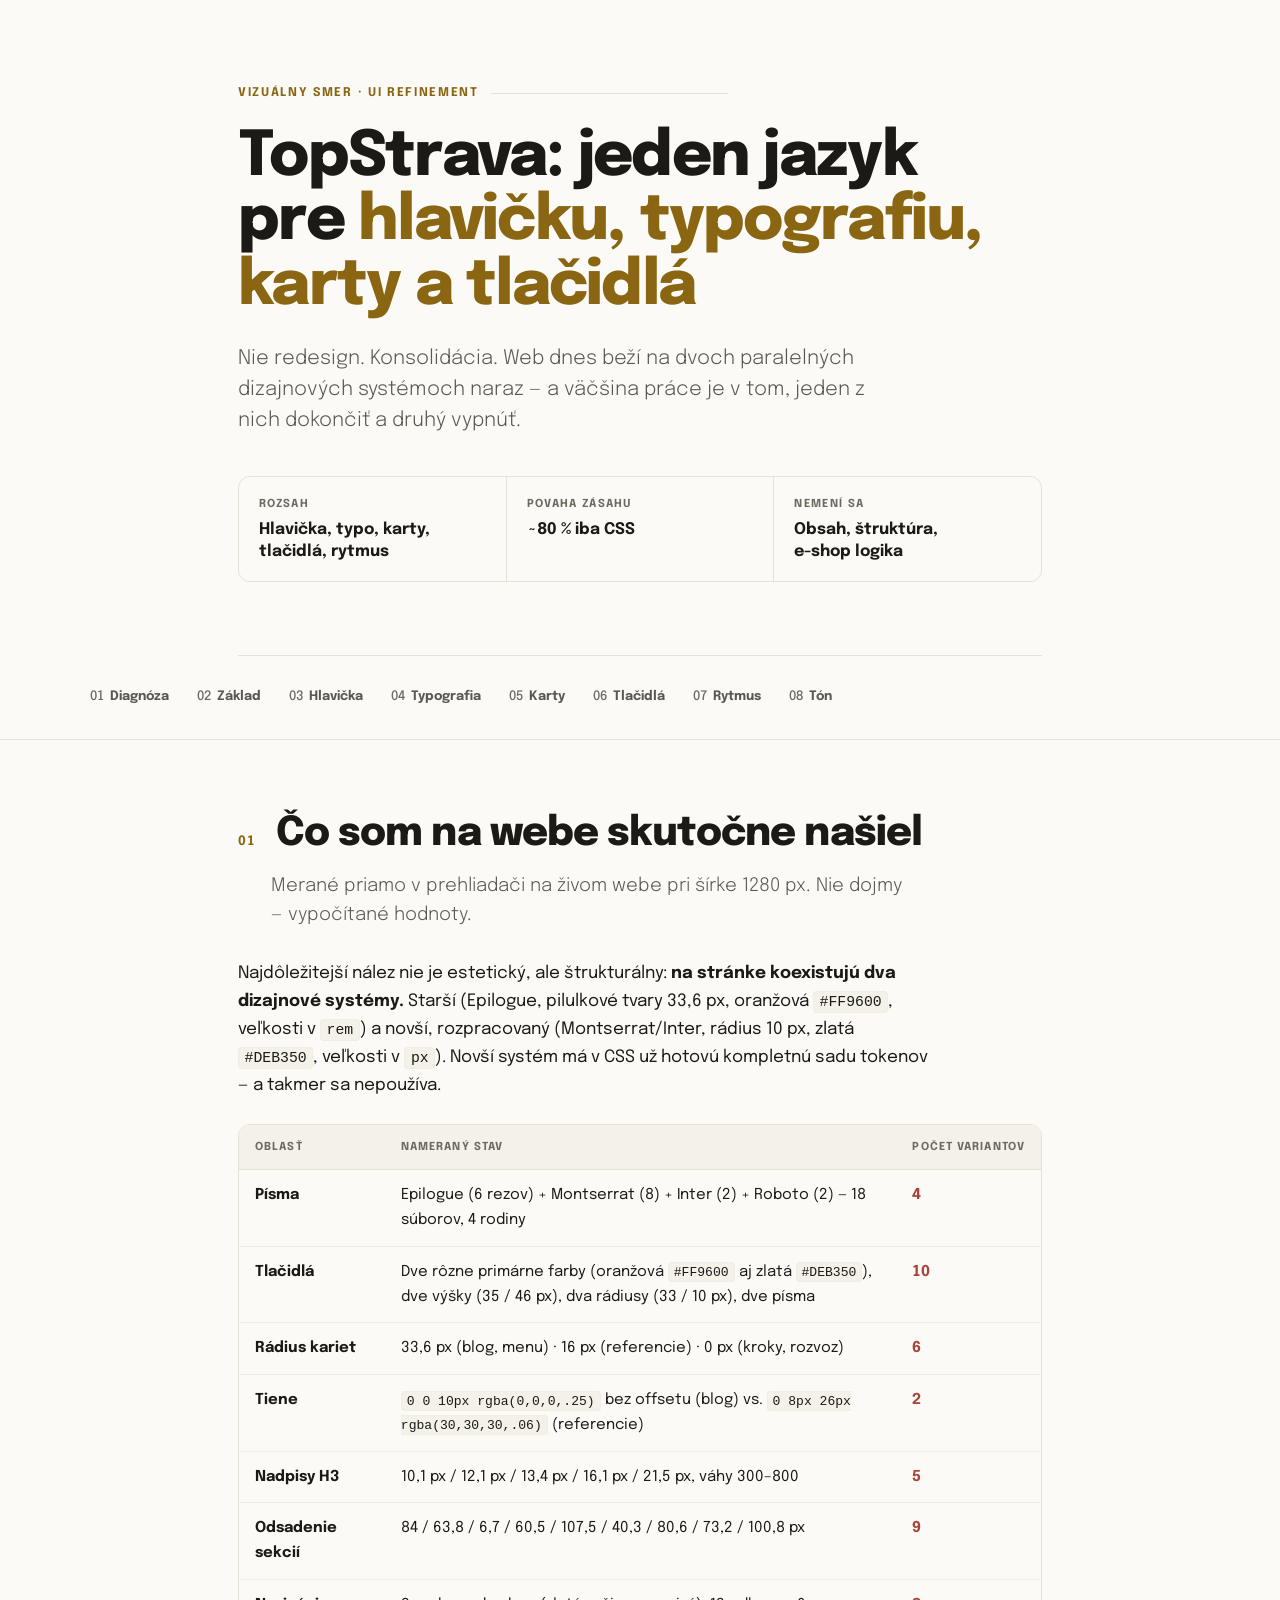
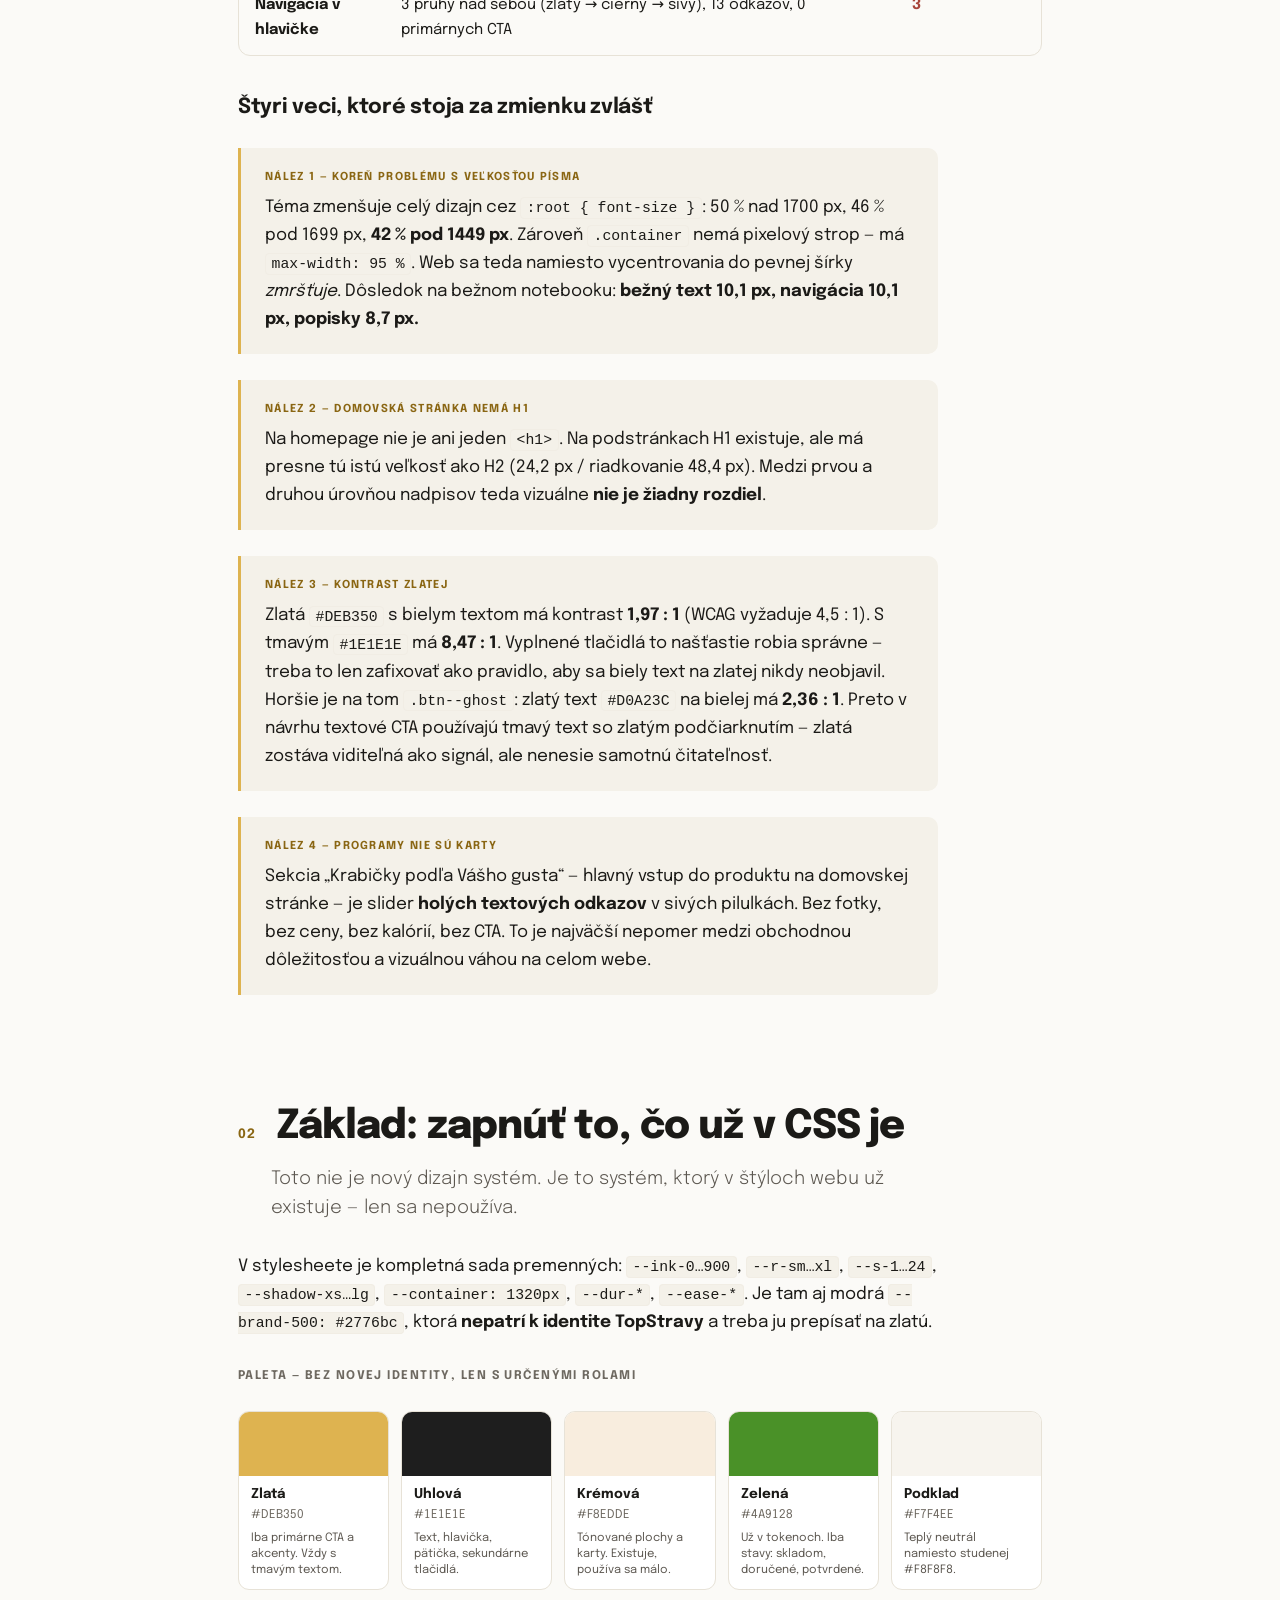
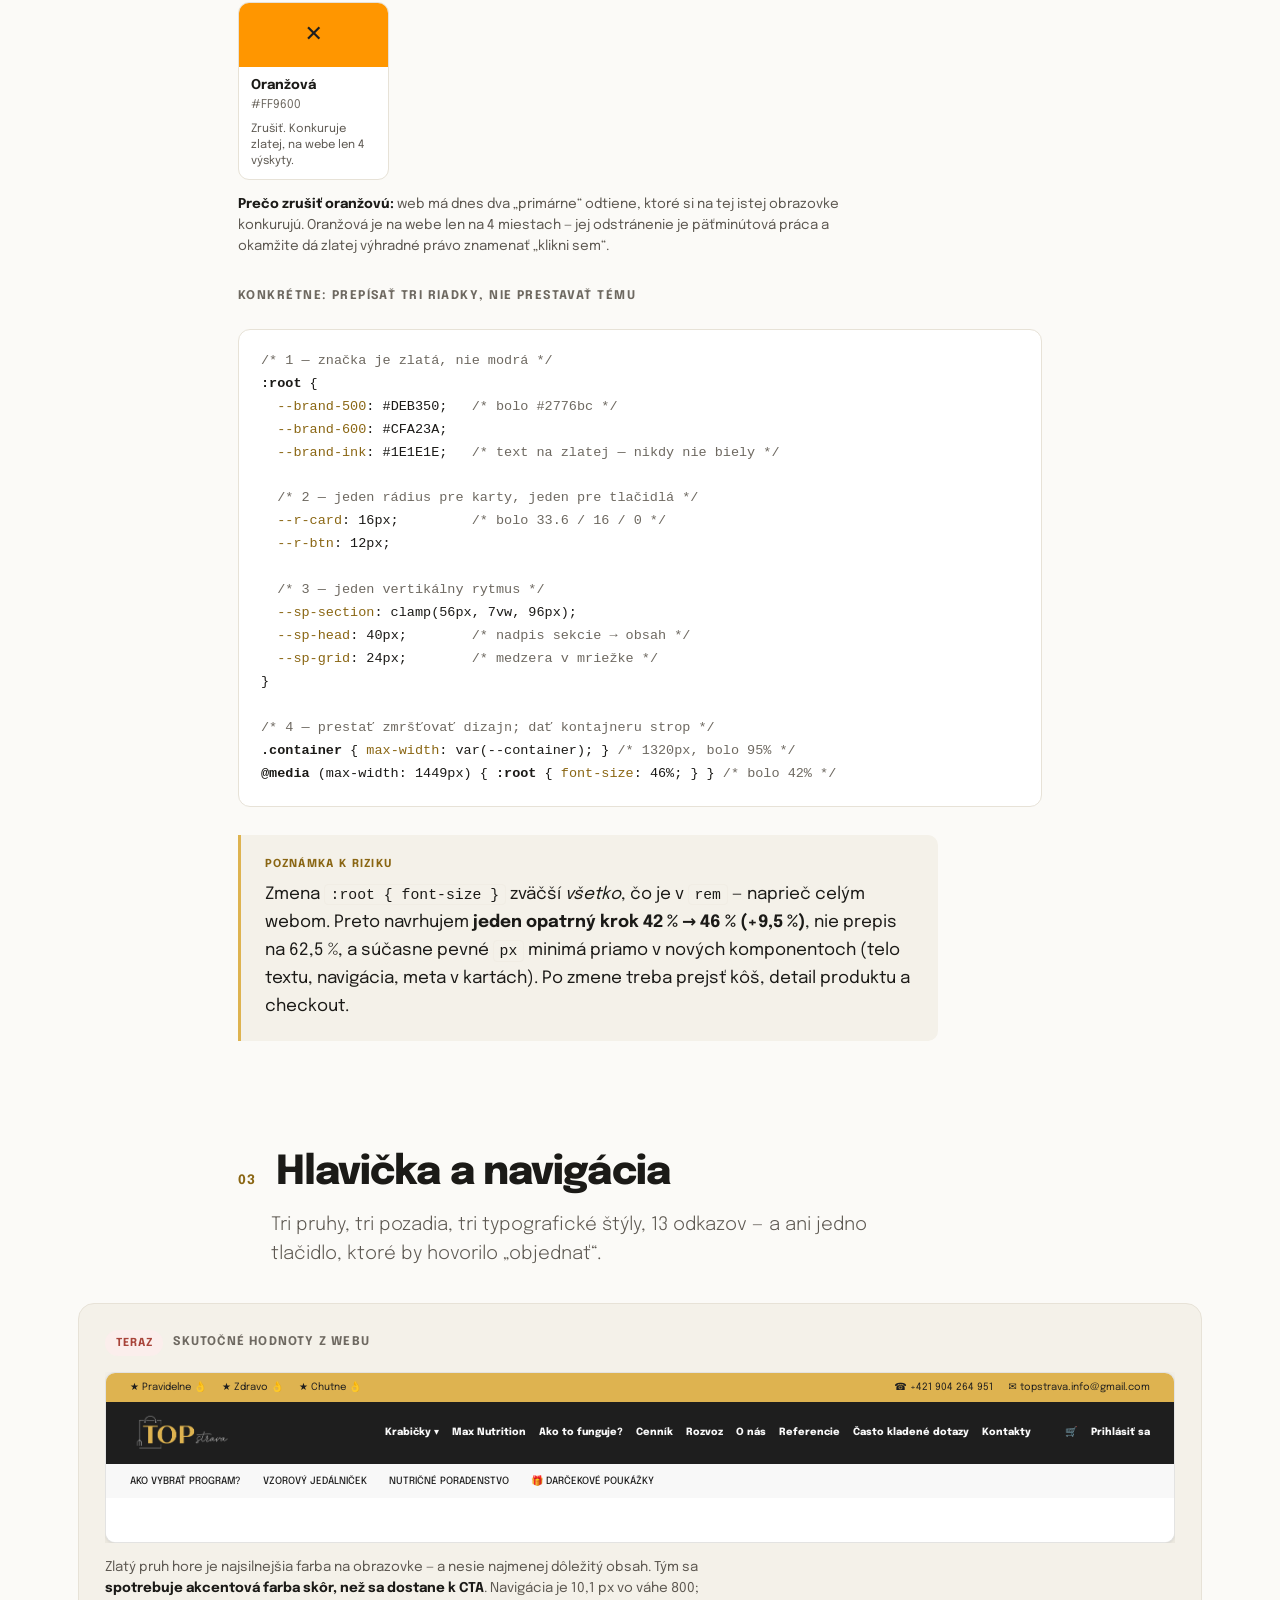
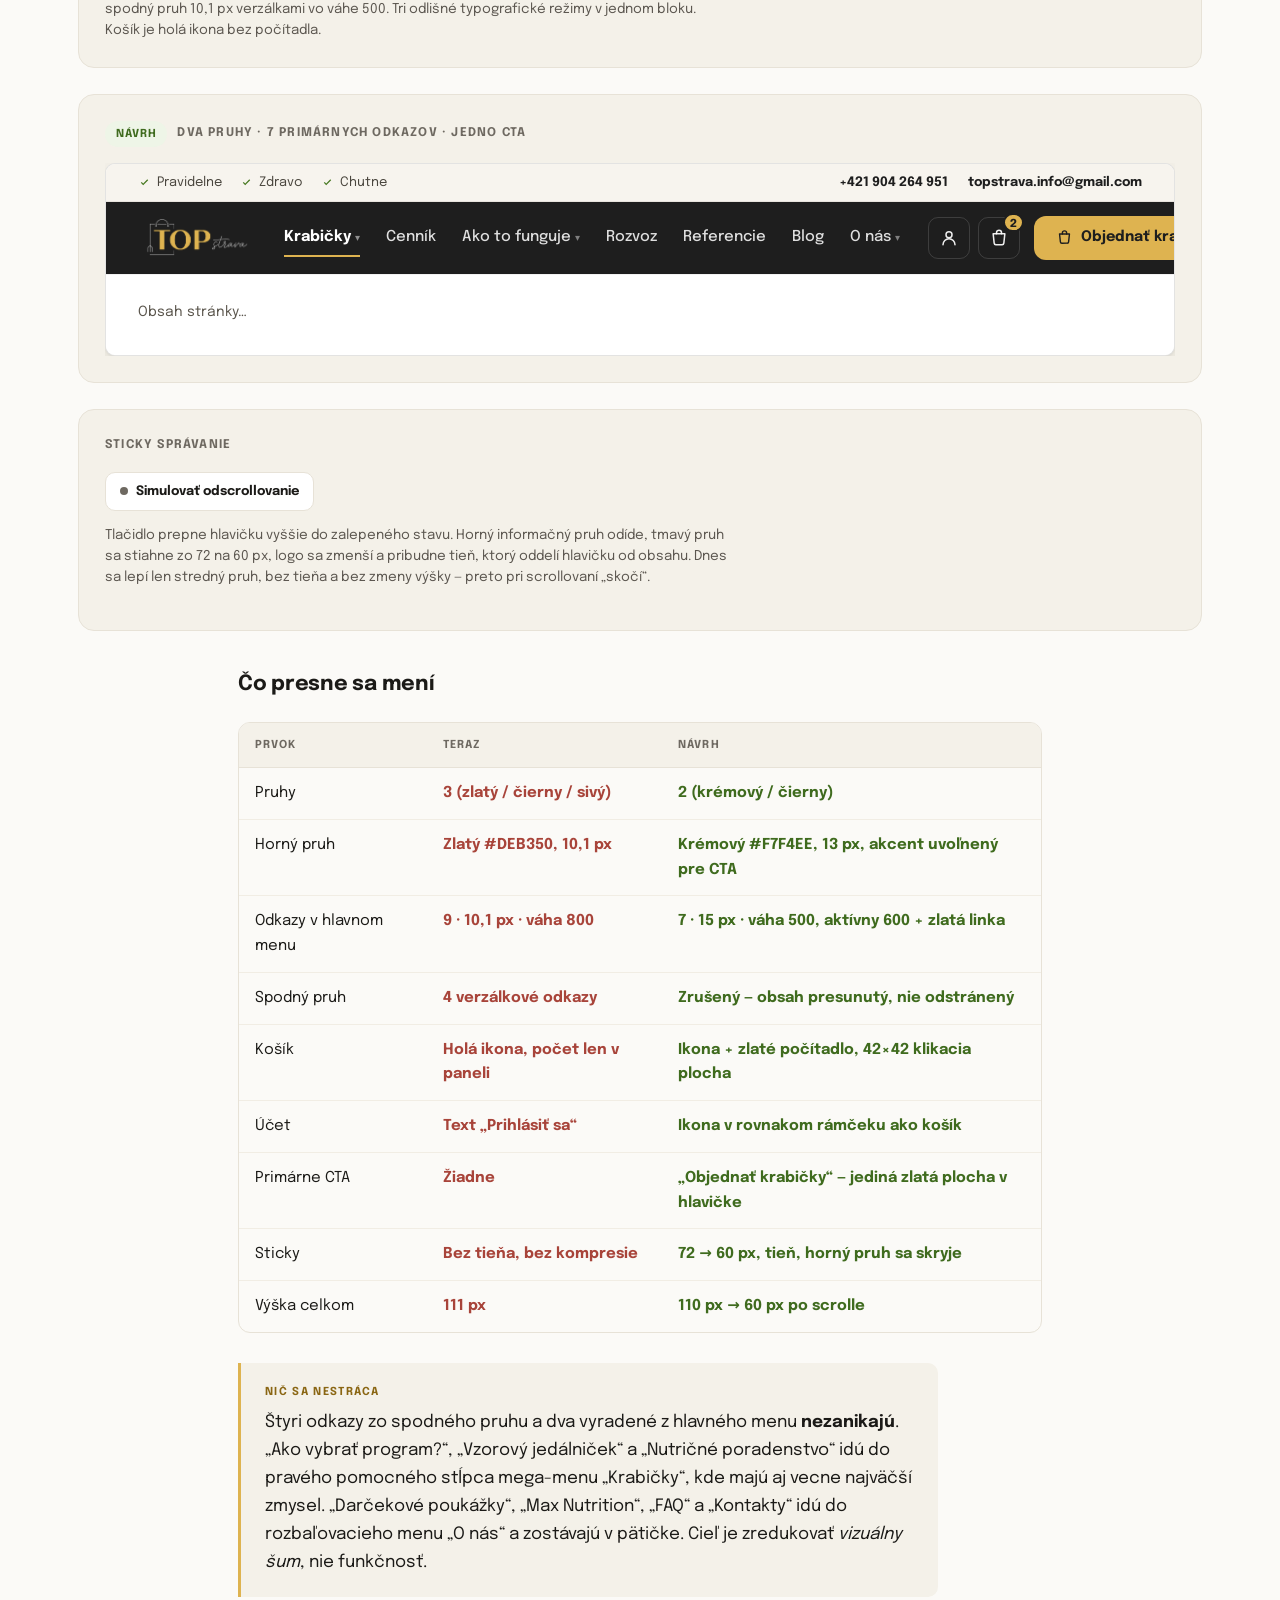
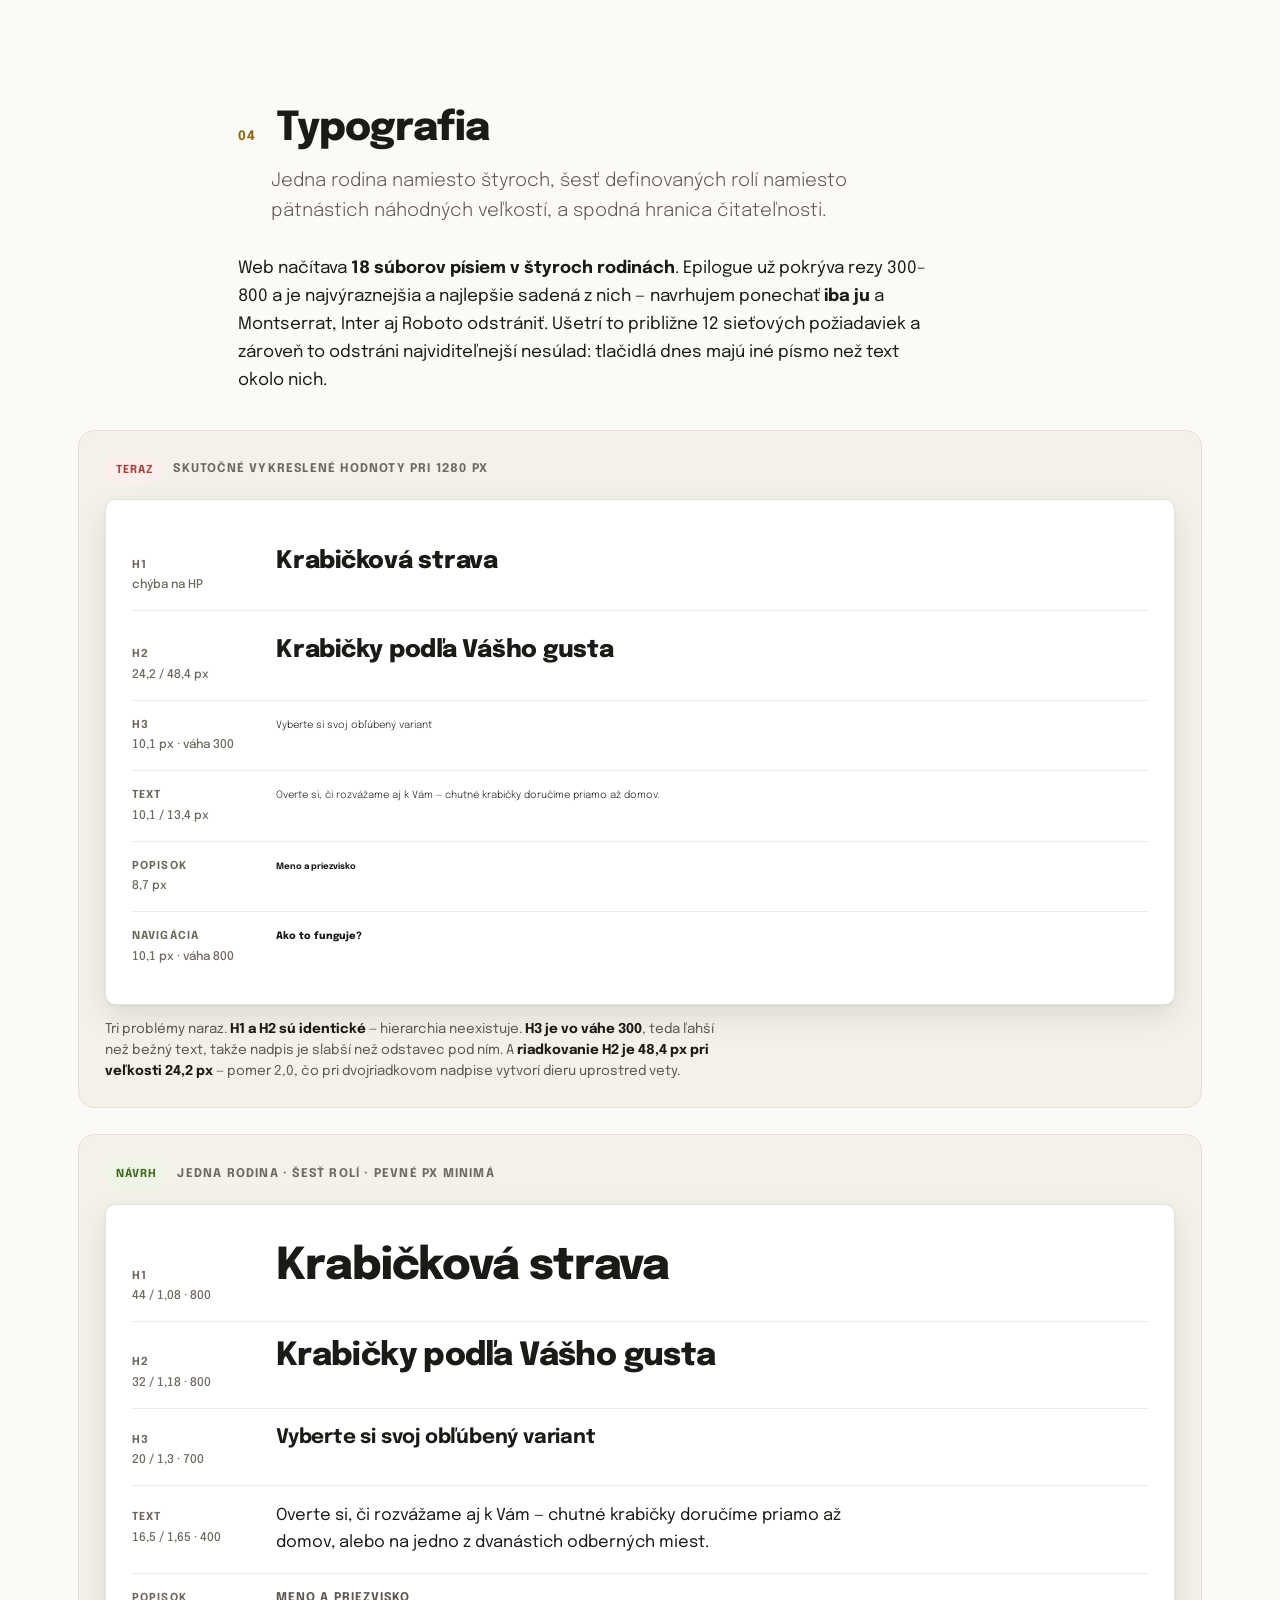
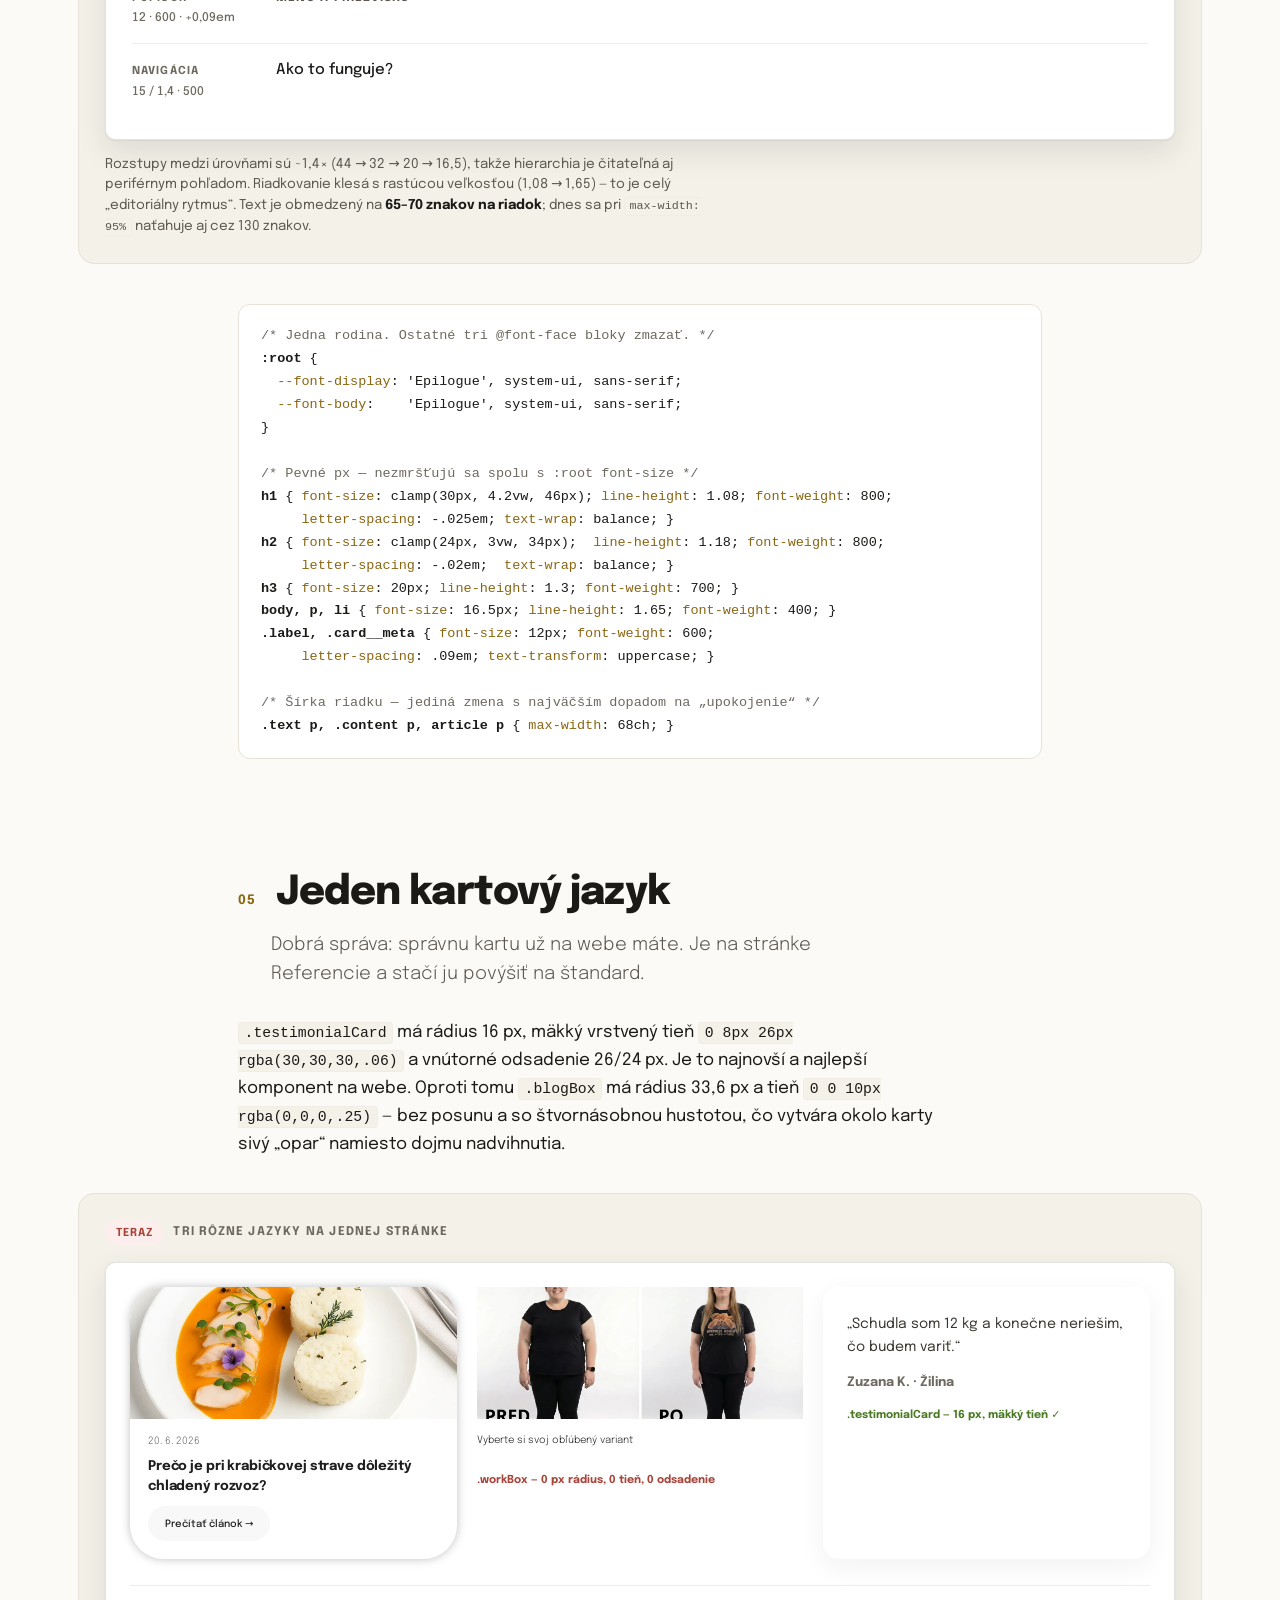
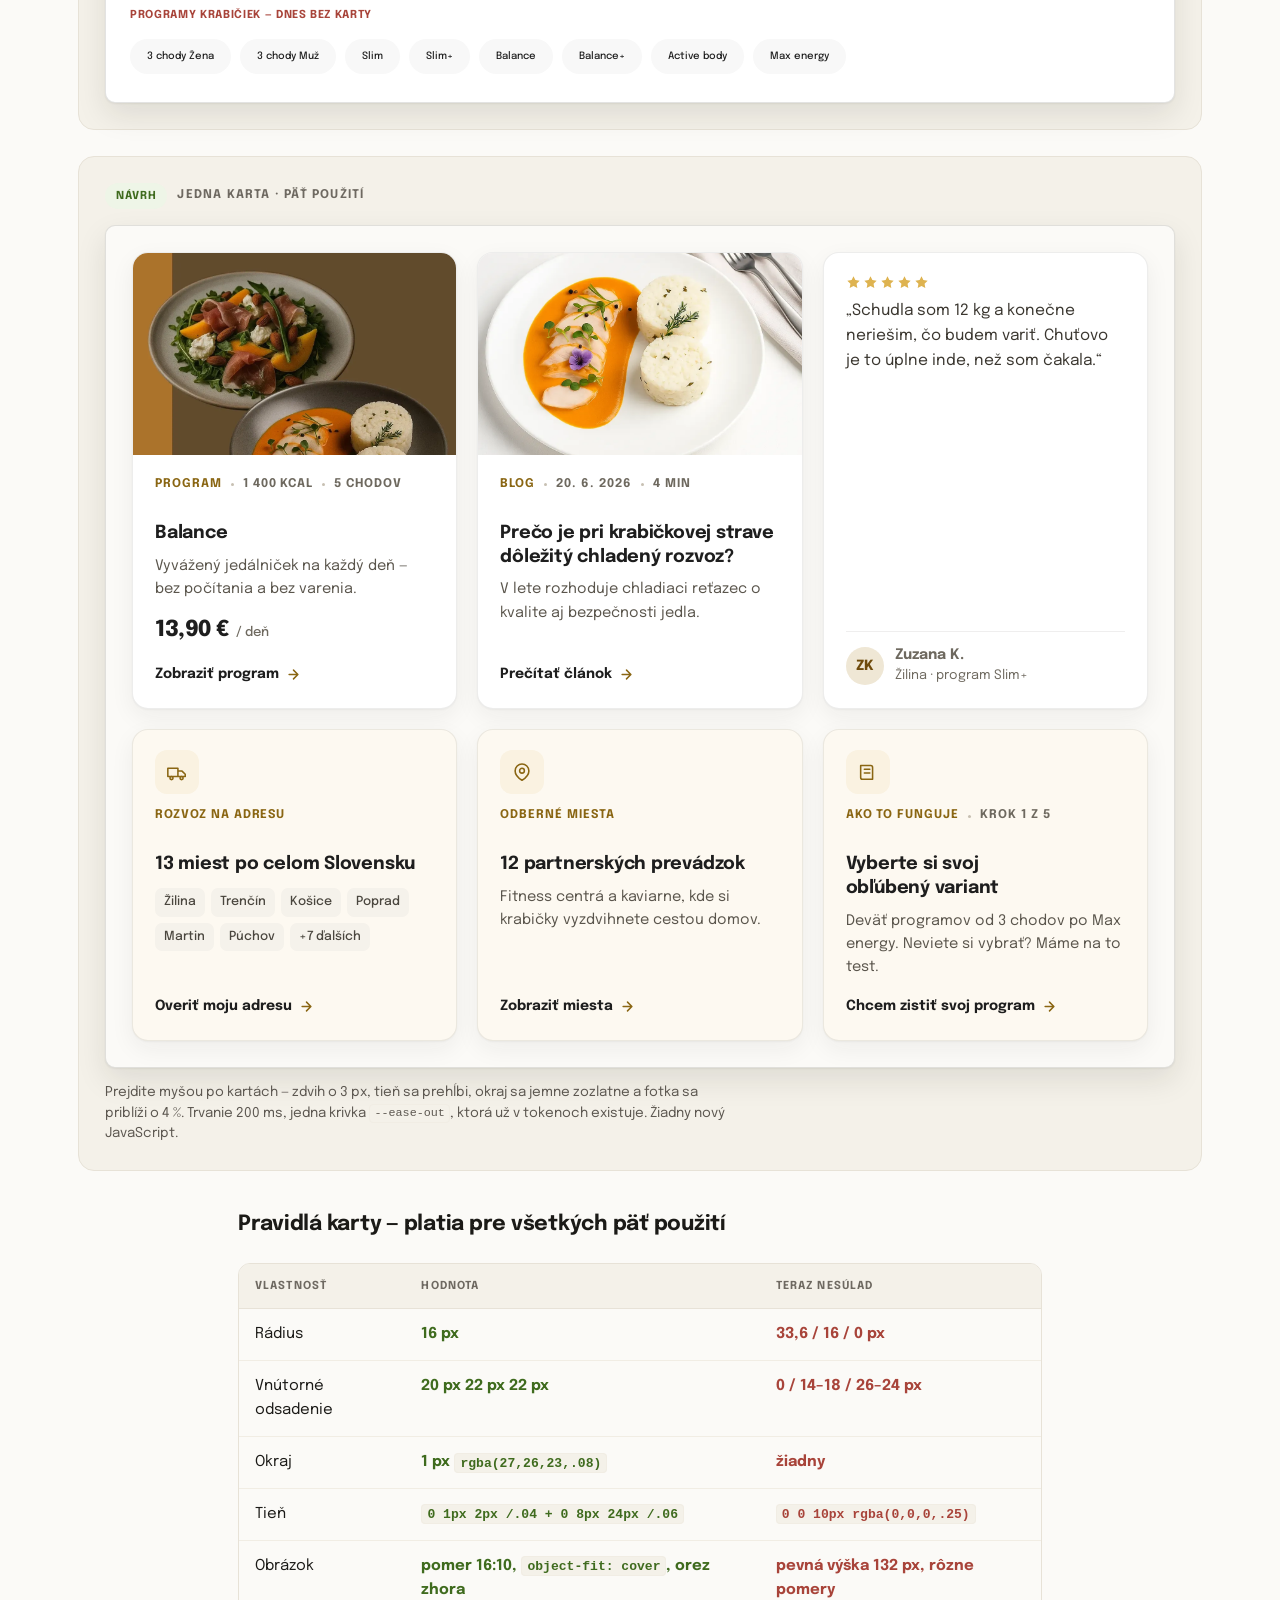
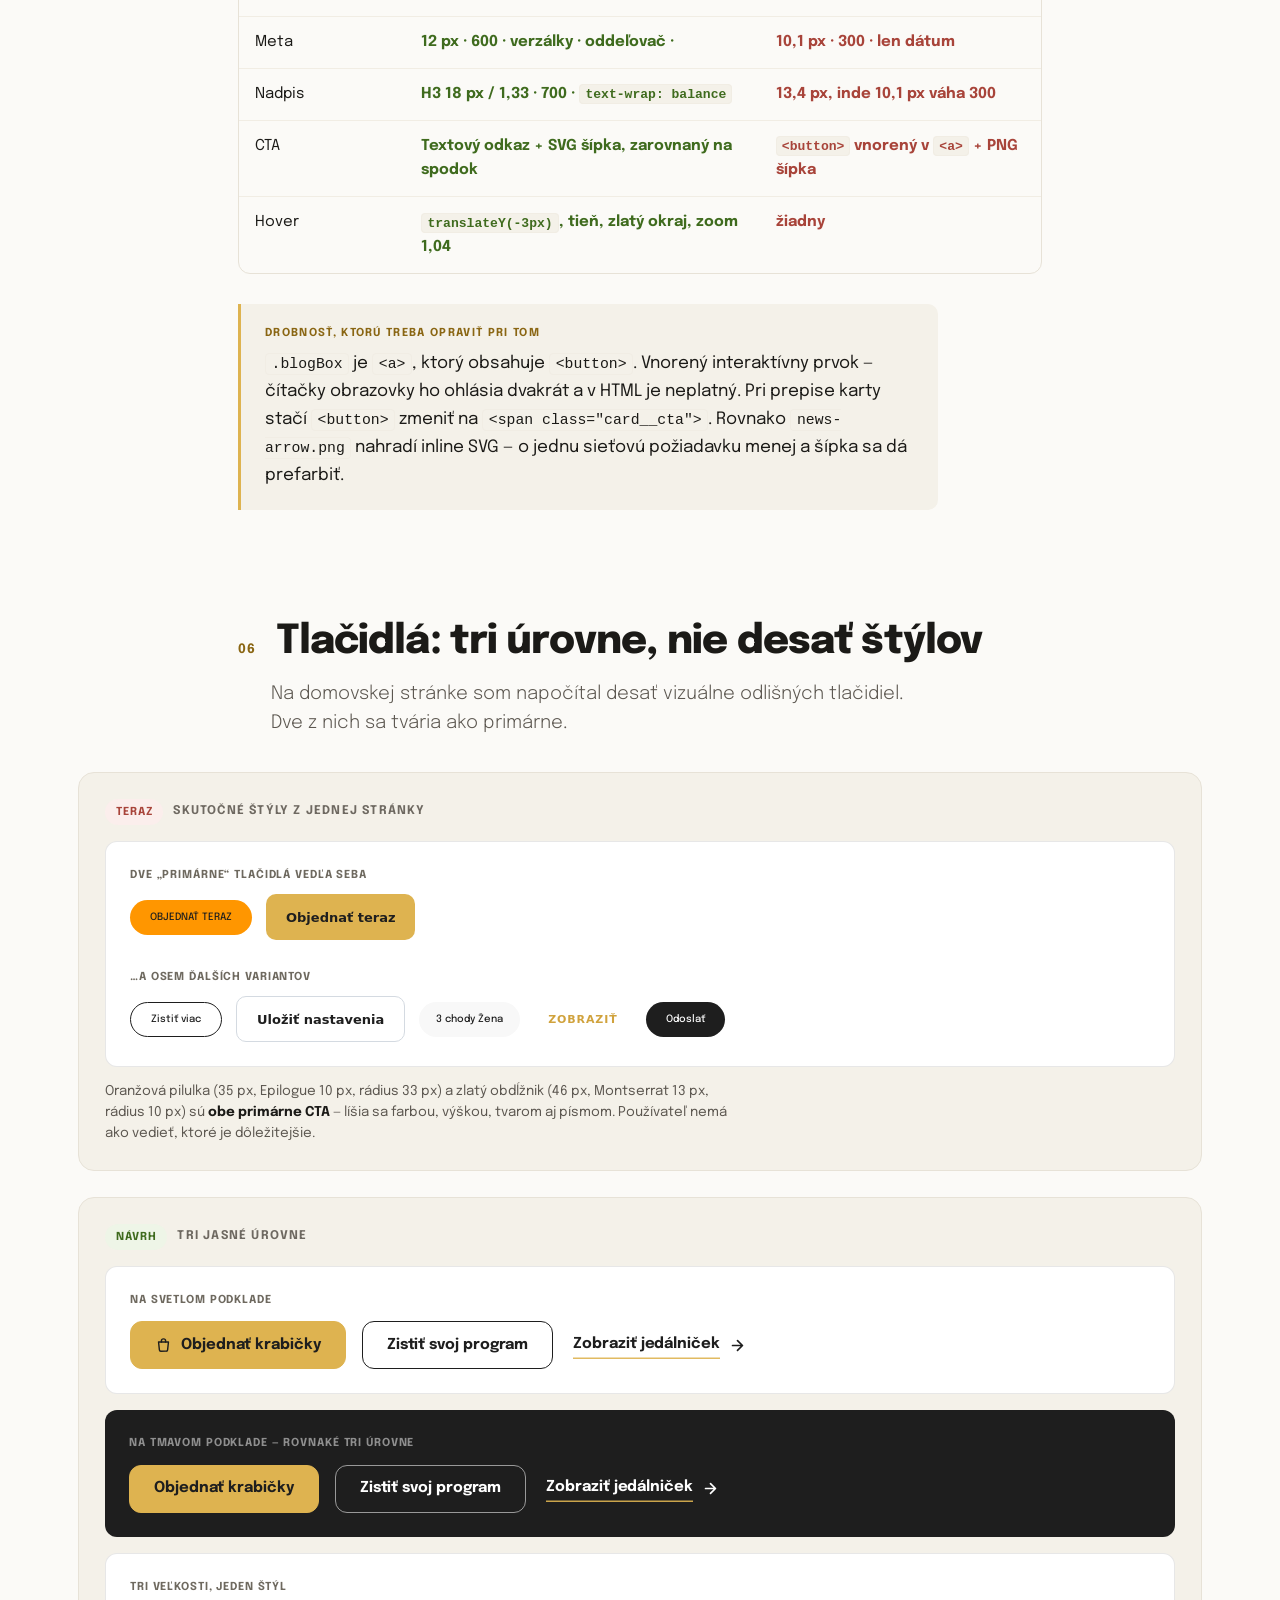
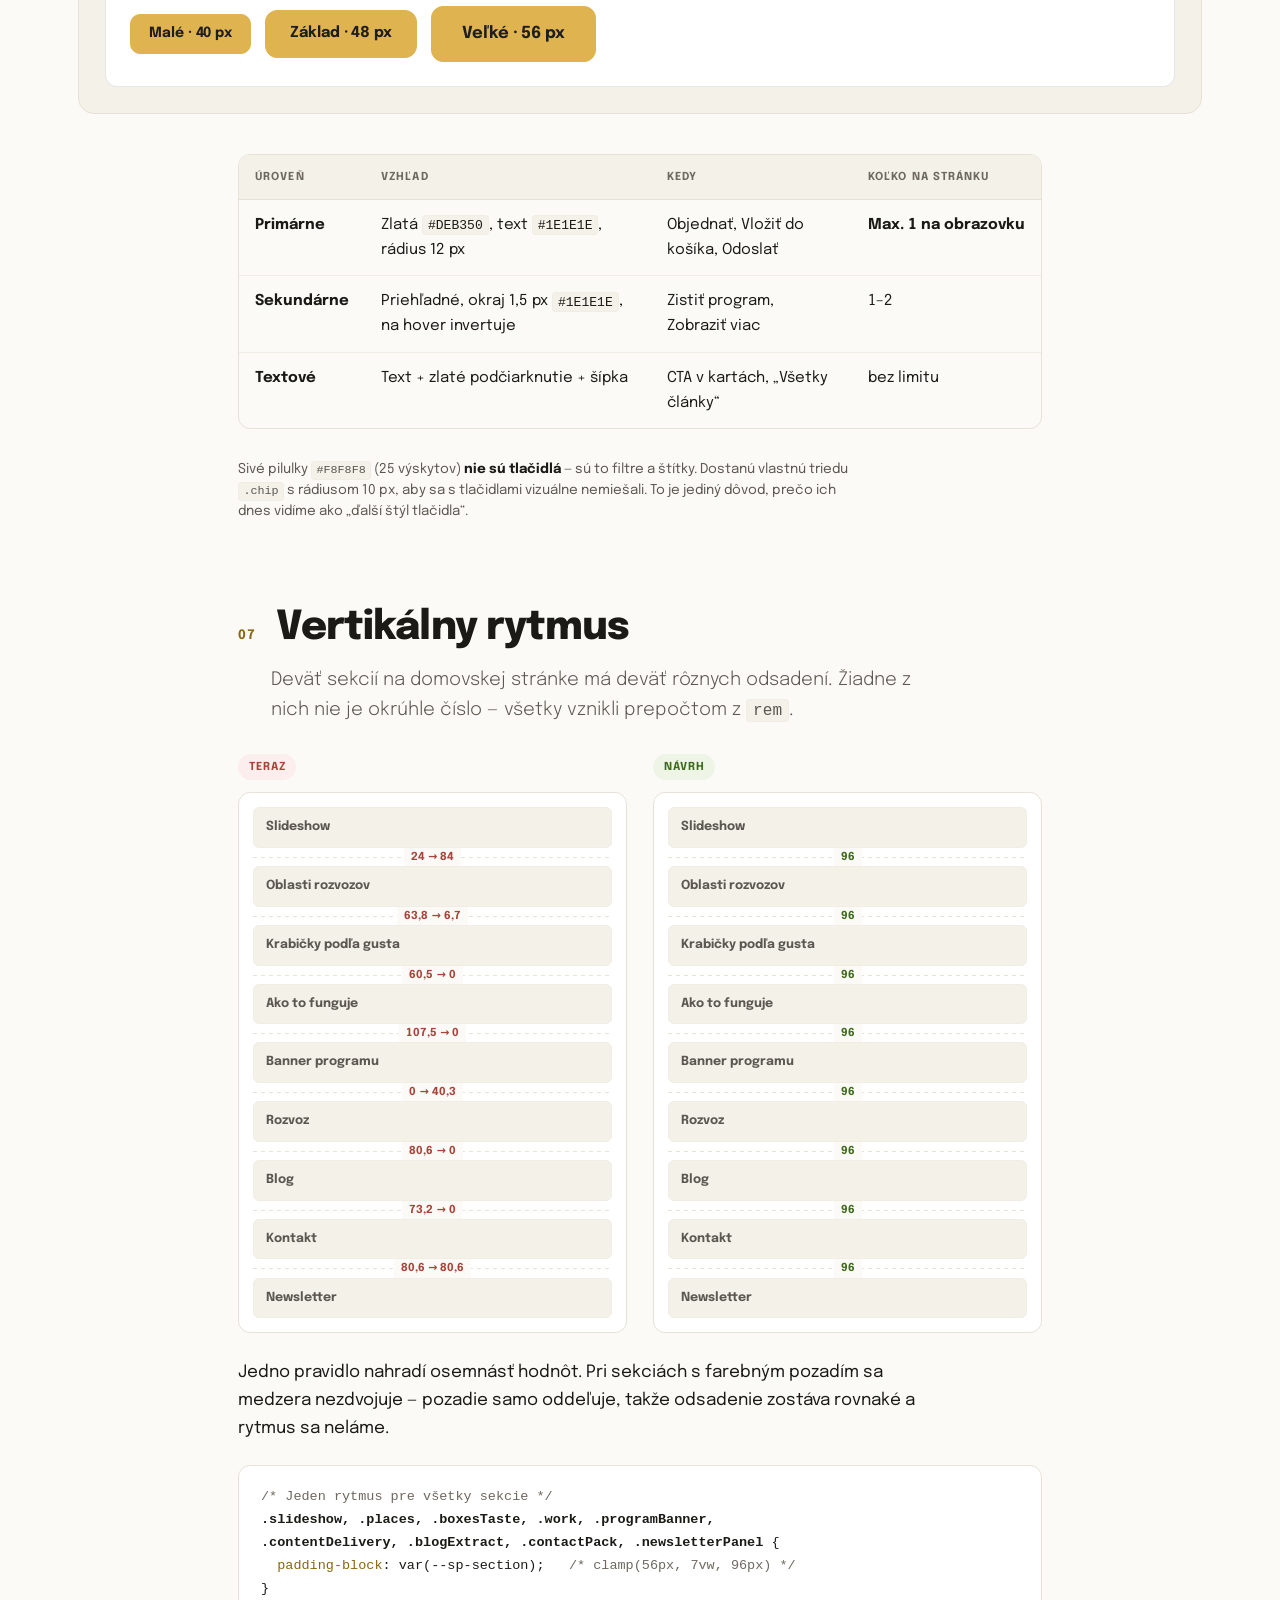
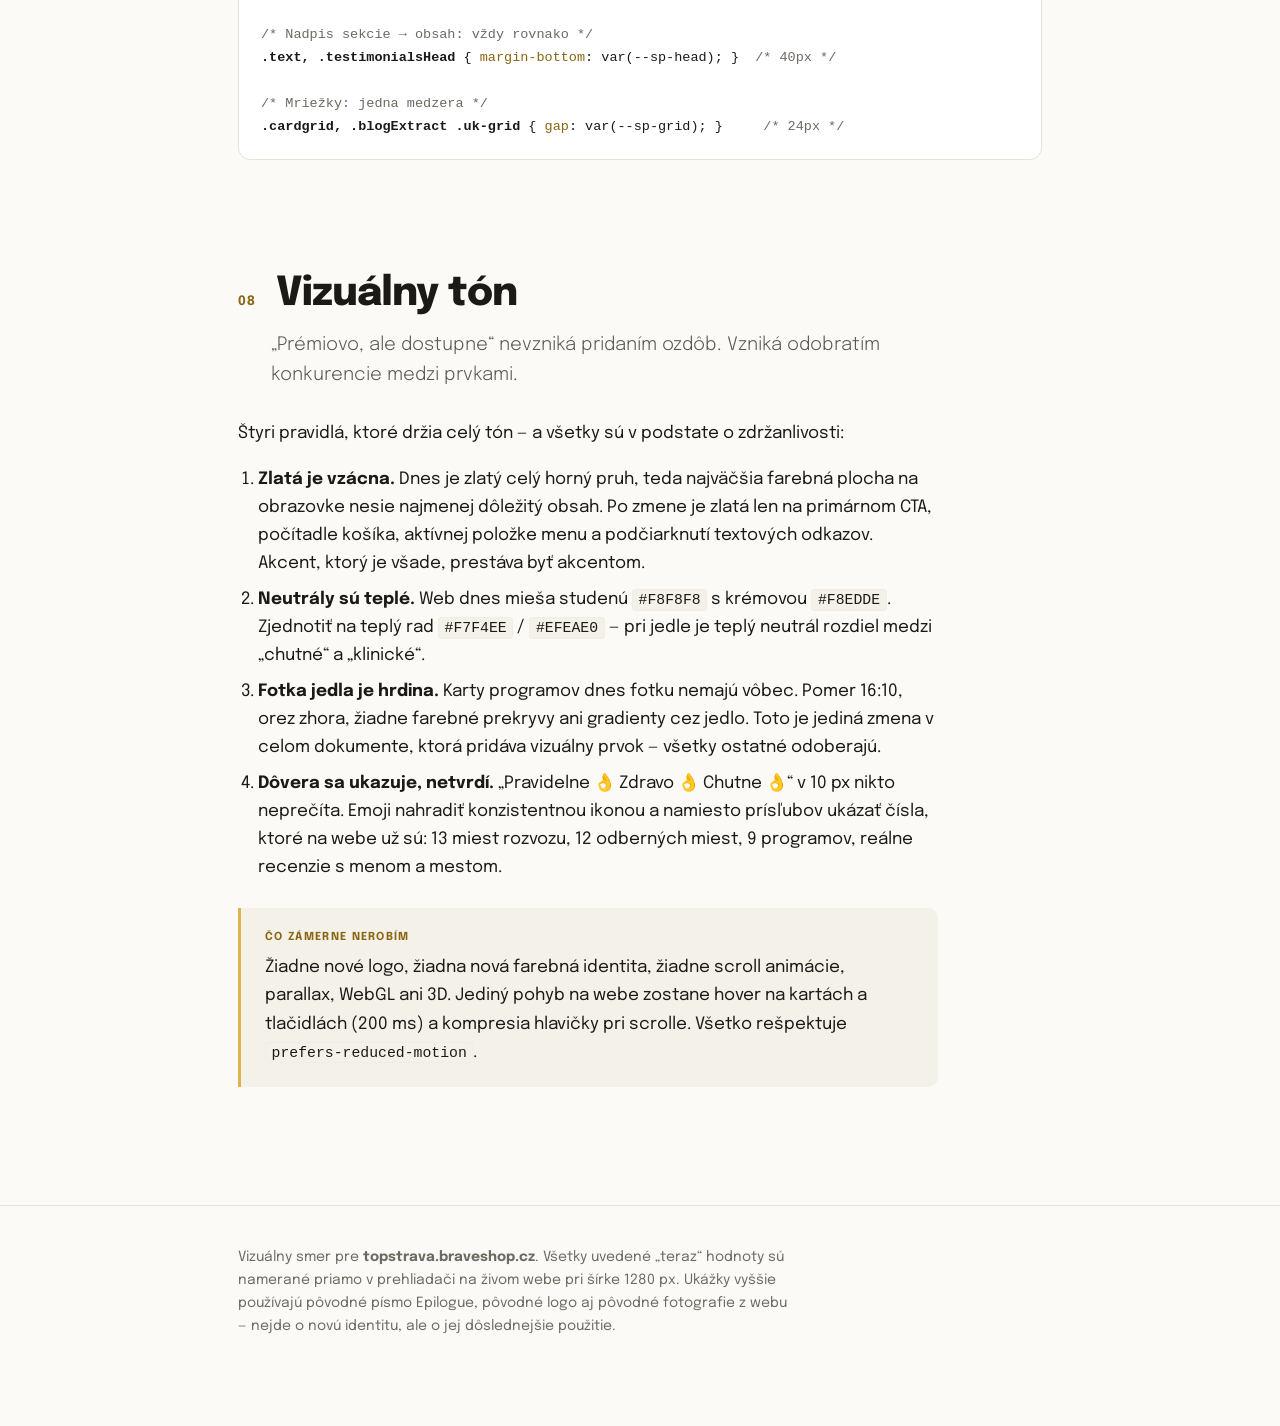
<file: vizualny-smer.html>
<!doctype html>
<html lang="sk">
<head>
<meta charset="utf-8">
<meta name="viewport" content="width=device-width, initial-scale=1">
<title>TopStrava — UI Refinement Direction</title>
<meta name="description" content="Vizualny smer pre TopStravu - analyza sucasneho stavu a navrh zjednotenia hlavicky, typografie, kariet, tlacidiel a vertikalneho rytmu.">
<meta name="robots" content="noindex, nofollow">
<link rel="stylesheet" href="assets/css/doc.css">
</head>
<body>
<div class="wrap">
  <header class="masthead">
    <p class="eyebrow">Vizuálny smer · UI refinement</p>
    <h1>TopStrava: jeden jazyk pre <em>hlavičku, typografiu, karty a tlačidlá</em></h1>
    <p class="standfirst">
      Nie redesign. Konsolidácia. Web dnes beží na dvoch paralelných dizajnových
      systémoch naraz — a väčšina práce je v tom, jeden z nich dokončiť a druhý vypnúť.
    </p>
    <dl class="factgrid">
      <div class="fact"><dt>Rozsah</dt><dd>Hlavička, typo, karty,<br>tlačidlá, rytmus</dd></div>
      <div class="fact"><dt>Povaha zásahu</dt><dd>~80 % iba CSS</dd></div>
      <div class="fact"><dt>Nemení sa</dt><dd>Obsah, štruktúra,<br>e-shop logika</dd></div>
    </dl>
  </header>
</div>

<nav class="toc" aria-label="Obsah">
  <ol>
    <li><a href="#diagnoza"><span class="num">01</span>Diagnóza</a></li>
    <li><a href="#zaklad"><span class="num">02</span>Základ</a></li>
    <li><a href="#hlavicka"><span class="num">03</span>Hlavička</a></li>
    <li><a href="#typografia"><span class="num">04</span>Typografia</a></li>
    <li><a href="#karty"><span class="num">05</span>Karty</a></li>
    <li><a href="#tlacidla"><span class="num">06</span>Tlačidlá</a></li>
    <li><a href="#rytmus"><span class="num">07</span>Rytmus</a></li>
    <li><a href="#ton"><span class="num">08</span>Tón</a></li>
  </ol>
</nav>

<main>

<!-- ===================== 01 DIAGNÓZA ===================== -->
<section id="diagnoza">
  <div class="wrap">
    <div class="shead"><span class="n">01</span><h2>Čo som na webe skutočne našiel</h2></div>
    <p class="lede">
      Merané priamo v prehliadači na živom webe pri šírke 1280 px. Nie dojmy — vypočítané hodnoty.
    </p>

    <p>
      Najdôležitejší nález nie je estetický, ale štrukturálny: <strong>na stránke koexistujú dva
      dizajnové systémy.</strong> Starší (Epilogue, pilulkové tvary 33,6 px, oranžová
      <code>#FF9600</code>, veľkosti v <code>rem</code>) a novší, rozpracovaný (Montserrat/Inter,
      rádius 10 px, zlatá <code>#DEB350</code>, veľkosti v <code>px</code>). Novší systém má
      v CSS už hotovú kompletnú sadu tokenov — a takmer sa nepoužíva.
    </p>

    <div class="tablewrap">
      <table>
        <thead>
          <tr><th>Oblasť</th><th>Nameraný stav</th><th class="num">Počet variantov</th></tr>
        </thead>
        <tbody>
          <tr>
            <td><strong>Písma</strong></td>
            <td>Epilogue (6 rezov) + Montserrat (8) + Inter (2) + Roboto (2) — 18 súborov, 4 rodiny</td>
            <td class="num was">4</td>
          </tr>
          <tr>
            <td><strong>Tlačidlá</strong></td>
            <td>Dve rôzne primárne farby (oranžová <code>#FF9600</code> aj zlatá <code>#DEB350</code>), dve výšky (35 / 46 px), dva rádiusy (33 / 10 px), dve písma</td>
            <td class="num was">10</td>
          </tr>
          <tr>
            <td><strong>Rádius kariet</strong></td>
            <td>33,6 px (blog, menu) · 16 px (referencie) · 0 px (kroky, rozvoz)</td>
            <td class="num was">6</td>
          </tr>
          <tr>
            <td><strong>Tiene</strong></td>
            <td><code>0 0 10px rgba(0,0,0,.25)</code> bez offsetu (blog) vs. <code>0 8px 26px rgba(30,30,30,.06)</code> (referencie)</td>
            <td class="num was">2</td>
          </tr>
          <tr>
            <td><strong>Nadpisy H3</strong></td>
            <td>10,1 px / 12,1 px / 13,4 px / 16,1 px / 21,5 px, váhy 300–800</td>
            <td class="num was">5</td>
          </tr>
          <tr>
            <td><strong>Odsadenie sekcií</strong></td>
            <td>84 / 63,8 / 6,7 / 60,5 / 107,5 / 40,3 / 80,6 / 73,2 / 100,8 px</td>
            <td class="num was">9</td>
          </tr>
          <tr>
            <td><strong>Navigácia v hlavičke</strong></td>
            <td>3 pruhy nad sebou (zlatý → čierny → sivý), 13 odkazov, 0 primárnych CTA</td>
            <td class="num was">3</td>
          </tr>
        </tbody>
      </table>
    </div>

    <h3>Štyri veci, ktoré stoja za zmienku zvlášť</h3>

    <div class="callout">
      <span class="tag">Nález 1 — koreň problému s veľkosťou písma</span>
      <p>
        Téma zmenšuje celý dizajn cez <code>:root { font-size }</code>: 50 % nad 1700 px,
        46 % pod 1699 px, <strong>42 % pod 1449 px</strong>. Zároveň <code>.container</code>
        nemá pixelový strop — má <code>max-width: 95 %</code>. Web sa teda namiesto
        vycentrovania do pevnej šírky <em>zmršťuje</em>. Dôsledok na bežnom notebooku:
        <strong>bežný text 10,1 px, navigácia 10,1 px, popisky 8,7 px.</strong>
      </p>
    </div>

    <div class="callout">
      <span class="tag">Nález 2 — domovská stránka nemá H1</span>
      <p>
        Na homepage nie je ani jeden <code>&lt;h1&gt;</code>. Na podstránkach H1 existuje, ale má
        presne tú istú veľkosť ako H2 (24,2 px / riadkovanie 48,4 px). Medzi prvou a druhou
        úrovňou nadpisov teda vizuálne <strong>nie je žiadny rozdiel</strong>.
      </p>
    </div>

    <div class="callout">
      <span class="tag">Nález 3 — kontrast zlatej</span>
      <p>
        Zlatá <code>#DEB350</code> s bielym textom má kontrast <strong>1,97 : 1</strong> (WCAG
        vyžaduje 4,5 : 1). S tmavým <code>#1E1E1E</code> má <strong>8,47 : 1</strong>. Vyplnené
        tlačidlá to našťastie robia správne — treba to len zafixovať ako pravidlo, aby sa
        biely text na zlatej nikdy neobjavil. Horšie je na tom <code>.btn--ghost</code>:
        zlatý text <code>#D0A23C</code> na bielej má <strong>2,36 : 1</strong>. Preto v návrhu
        textové CTA používajú tmavý text so zlatým podčiarknutím — zlatá zostáva viditeľná
        ako signál, ale nenesie samotnú čitateľnosť.
      </p>
    </div>

    <div class="callout">
      <span class="tag">Nález 4 — programy nie sú karty</span>
      <p>
        Sekcia „Krabičky podľa Vášho gusta“ — hlavný vstup do produktu na domovskej stránke —
        je slider <strong>holých textových odkazov</strong> v sivých pilulkách. Bez fotky, bez
        ceny, bez kalórií, bez CTA. To je najväčší nepomer medzi obchodnou dôležitosťou
        a vizuálnou váhou na celom webe.
      </p>
    </div>
  </div>
</section>

<!-- ===================== 02 ZÁKLAD ===================== -->
<section id="zaklad">
  <div class="wrap">
    <div class="shead"><span class="n">02</span><h2>Základ: zapnúť to, čo už v CSS je</h2></div>
    <p class="lede">
      Toto nie je nový dizajn systém. Je to systém, ktorý v štýloch webu už existuje —
      len sa nepoužíva.
    </p>

    <p>
      V stylesheete je kompletná sada premenných: <code>--ink-0…900</code>, <code>--r-sm…xl</code>,
      <code>--s-1…24</code>, <code>--shadow-xs…lg</code>, <code>--container: 1320px</code>,
      <code>--dur-*</code>, <code>--ease-*</code>. Je tam aj modrá <code>--brand-500: #2776bc</code>,
      ktorá <strong>nepatrí k identite TopStravy</strong> a treba ju prepísať na zlatú.
    </p>

    <h4>Paleta — bez novej identity, len s určenými rolami</h4>
    <div class="swatches">
      <div class="sw"><div class="chip" style="background:#DEB350"></div>
        <div class="meta"><b>Zlatá</b><span>#DEB350</span><em>Iba primárne CTA a akcenty. Vždy s tmavým textom.</em></div></div>
      <div class="sw"><div class="chip" style="background:#1E1E1E"></div>
        <div class="meta"><b>Uhlová</b><span>#1E1E1E</span><em>Text, hlavička, pätička, sekundárne tlačidlá.</em></div></div>
      <div class="sw"><div class="chip" style="background:#F8EDDE"></div>
        <div class="meta"><b>Krémová</b><span>#F8EDDE</span><em>Tónované plochy a karty. Existuje, používa sa málo.</em></div></div>
      <div class="sw"><div class="chip" style="background:#4A9128"></div>
        <div class="meta"><b>Zelená</b><span>#4A9128</span><em>Už v tokenoch. Iba stavy: skladom, doručené, potvrdené.</em></div></div>
      <div class="sw"><div class="chip" style="background:#F7F4EE"></div>
        <div class="meta"><b>Podklad</b><span>#F7F4EE</span><em>Teplý neutrál namiesto studenej #F8F8F8.</em></div></div>
      <div class="sw"><div class="chip" style="background:#FF9600;position:relative">
        <span style="position:absolute;inset:0;display:grid;place-items:center;color:#1E1E1E;font-weight:800;font-size:22px">✕</span></div>
        <div class="meta"><b>Oranžová</b><span>#FF9600</span><em>Zrušiť. Konkuruje zlatej, na webe len 4 výskyty.</em></div></div>
    </div>

    <p class="note">
      <b>Prečo zrušiť oranžovú:</b> web má dnes dva „primárne“ odtiene, ktoré si na tej istej
      obrazovke konkurujú. Oranžová je na webe len na 4 miestach — jej odstránenie je
      päťminútová práca a okamžite dá zlatej výhradné právo znamenať „klikni sem“.
    </p>

    <h4>Konkrétne: prepísať tri riadky, nie prestavať tému</h4>
<pre><code><span class="c-com">/* 1 — značka je zlatá, nie modrá */</span>
<span class="c-sel">:root</span> {
  <span class="c-prop">--brand-500</span>: #DEB350;   <span class="c-com">/* bolo #2776bc */</span>
  <span class="c-prop">--brand-600</span>: #CFA23A;
  <span class="c-prop">--brand-ink</span>: #1E1E1E;   <span class="c-com">/* text na zlatej — nikdy nie biely */</span>

  <span class="c-com">/* 2 — jeden rádius pre karty, jeden pre tlačidlá */</span>
  <span class="c-prop">--r-card</span>: 16px;         <span class="c-com">/* bolo 33.6 / 16 / 0 */</span>
  <span class="c-prop">--r-btn</span>: 12px;

  <span class="c-com">/* 3 — jeden vertikálny rytmus */</span>
  <span class="c-prop">--sp-section</span>: clamp(56px, 7vw, 96px);
  <span class="c-prop">--sp-head</span>: 40px;        <span class="c-com">/* nadpis sekcie → obsah */</span>
  <span class="c-prop">--sp-grid</span>: 24px;        <span class="c-com">/* medzera v mriežke */</span>
}

<span class="c-com">/* 4 — prestať zmršťovať dizajn; dať kontajneru strop */</span>
<span class="c-sel">.container</span> { <span class="c-prop">max-width</span>: var(--container); } <span class="c-com">/* 1320px, bolo 95% */</span>
<span class="c-sel">@media</span> (max-width: 1449px) { <span class="c-sel">:root</span> { <span class="c-prop">font-size</span>: 46%; } } <span class="c-com">/* bolo 42% */</span></code></pre>

    <div class="callout">
      <span class="tag">Poznámka k riziku</span>
      <p>
        Zmena <code>:root { font-size }</code> zväčší <em>všetko</em>, čo je v <code>rem</code> —
        naprieč celým webom. Preto navrhujem <strong>jeden opatrný krok 42 % → 46 % (+9,5 %)</strong>,
        nie prepis na 62,5 %, a súčasne pevné <code>px</code> minimá priamo v nových komponentoch
        (telo textu, navigácia, meta v kartách). Po zmene treba prejsť kôš, detail produktu
        a checkout.
      </p>
    </div>
  </div>
</section>

<!-- ===================== 03 HLAVIČKA ===================== -->
<section id="hlavicka">
  <div class="wrap">
    <div class="shead"><span class="n">03</span><h2>Hlavička a navigácia</h2></div>
    <p class="lede">
      Tri pruhy, tri pozadia, tri typografické štýly, 13 odkazov — a ani jedno tlačidlo,
      ktoré by hovorilo „objednať“.
    </p>
  </div>

  <div class="stage-wrap">
    <div class="stage">
      <div class="stage-title"><span class="pill before">Teraz</span> Skutočné hodnoty z webu</div>
      <div class="scrollx">
        <div class="vp">
          <div class="m-top-before">
            <ul><li>★ Pravidelne 👌</li><li>★ Zdravo 👌</li><li>★ Chutne 👌</li></ul>
            <div style="display:flex;gap:16px"><span>☎ +421 904 264 951</span><span>✉ topstrava.info@gmail.com</span></div>
          </div>
          <div class="m-mid-before">
            <div class="m-logo"></div>
            <nav>
              <a href="#">Krabičky ▾</a><a href="#">Max Nutrition</a><a href="#">Ako to funguje?</a>
              <a href="#">Cenník</a><a href="#">Rozvoz</a><a href="#">O nás</a><a href="#">Referencie</a>
              <a href="#">Často kladené dotazy</a><a href="#">Kontakty</a>
            </nav>
            <div class="m-util"><a href="#">🛒</a><a href="#">Prihlásiť sa</a></div>
          </div>
          <div class="m-bot-before">
            <a href="#">Ako vybrať program?</a><a href="#">Vzorový jedálniček</a>
            <a href="#">Nutričné poradenstvo</a><a href="#">🎁 Darčekové poukážky</a>
          </div>
          <div style="height:44px;background:#fff"></div>
        </div>
      </div>
      <p class="note">
        Zlatý pruh hore je najsilnejšia farba na obrazovke — a nesie najmenej dôležitý obsah.
        Tým sa <b>spotrebuje akcentová farba skôr, než sa dostane k CTA</b>. Navigácia je
        10,1 px vo váhe 800; spodný pruh 10,1 px verzálkami vo váhe 500. Tri odlišné
        typografické režimy v jednom bloku. Košík je holá ikona bez počítadla.
      </p>
    </div>

    <div class="stage">
      <div class="stage-title"><span class="pill after">Návrh</span> Dva pruhy · 7 primárnych odkazov · jedno CTA</div>
      <div class="scrollx">
        <div class="vp" id="hdrDemo">
          <div class="m-top-after">
            <div class="m-claims">
              <span><svg class="m-tick" viewBox="0 0 20 20" fill="currentColor" aria-hidden="true"><path d="M8 14.2 4.3 10.5l1.4-1.4L8 11.4l6.3-6.3 1.4 1.4z"/></svg>Pravidelne</span>
              <span><svg class="m-tick" viewBox="0 0 20 20" fill="currentColor" aria-hidden="true"><path d="M8 14.2 4.3 10.5l1.4-1.4L8 11.4l6.3-6.3 1.4 1.4z"/></svg>Zdravo</span>
              <span><svg class="m-tick" viewBox="0 0 20 20" fill="currentColor" aria-hidden="true"><path d="M8 14.2 4.3 10.5l1.4-1.4L8 11.4l6.3-6.3 1.4 1.4z"/></svg>Chutne</span>
            </div>
            <div class="m-contact">
              <a href="#">+421 904 264 951</a>
              <a href="#">topstrava.info@gmail.com</a>
            </div>
          </div>
          <div class="m-mid-after">
            <div class="m-logo-after"></div>
            <nav>
              <a href="#" class="is-active">Krabičky<span class="caret">▾</span></a>
              <a href="#">Cenník</a>
              <a href="#">Ako to funguje<span class="caret">▾</span></a>
              <a href="#">Rozvoz</a>
              <a href="#">Referencie</a>
              <a href="#">Blog</a>
              <a href="#">O nás<span class="caret">▾</span></a>
            </nav>
            <div class="m-actions">
              <a href="#" class="m-icon" aria-label="Účet">
                <svg viewBox="0 0 24 24" fill="none" stroke="currentColor" stroke-width="1.8" stroke-linecap="round"><circle cx="12" cy="8" r="3.6"/><path d="M4.8 20a7.2 7.2 0 0 1 14.4 0"/></svg>
              </a>
              <a href="#" class="m-icon" aria-label="Košík, 2 položky">
                <svg viewBox="0 0 24 24" fill="none" stroke="currentColor" stroke-width="1.8" stroke-linecap="round" stroke-linejoin="round"><path d="M5 7h14l-1.2 11.2a2 2 0 0 1-2 1.8H8.2a2 2 0 0 1-2-1.8z"/><path d="M9 7V5.6a3 3 0 0 1 6 0V7"/></svg>
                <span class="m-badge">2</span>
              </a>
              <a href="#" class="m-cta">
                <svg viewBox="0 0 24 24" fill="none" stroke="currentColor" stroke-width="2" stroke-linecap="round" stroke-linejoin="round"><path d="M5 7h14l-1.2 11.2a2 2 0 0 1-2 1.8H8.2a2 2 0 0 1-2-1.8z"/><path d="M9 7V5.6a3 3 0 0 1 6 0V7"/></svg>
                Objednať krabičky
              </a>
            </div>
          </div>
          <div class="m-scrollbody">
            <p>Obsah stránky…</p>
          </div>
        </div>
      </div>
    </div>

    <div class="stage">
      <div class="stage-title">Sticky správanie</div>
      <button class="toggle" id="stickyBtn" type="button" aria-pressed="false">
        <span class="dot"></span>Simulovať odscrollovanie
      </button>
      <p class="note" style="margin:0 0 16px">
        Tlačidlo prepne hlavičku vyššie do zalepeného stavu. Horný informačný pruh odíde,
        tmavý pruh sa stiahne zo 72 na 60 px, logo sa zmenší a pribudne tieň, ktorý oddelí
        hlavičku od obsahu. Dnes sa lepí len stredný pruh, bez tieňa a bez zmeny výšky —
        preto pri scrollovaní „skočí“.
      </p>
    </div>
  </div>

  <div class="wrap">
    <h3>Čo presne sa mení</h3>
    <div class="tablewrap">
      <table>
        <thead><tr><th>Prvok</th><th>Teraz</th><th>Návrh</th></tr></thead>
        <tbody>
          <tr><td>Pruhy</td><td class="was">3 (zlatý / čierny / sivý)</td><td class="now">2 (krémový / čierny)</td></tr>
          <tr><td>Horný pruh</td><td class="was">Zlatý #DEB350, 10,1 px</td><td class="now">Krémový #F7F4EE, 13 px, akcent uvoľnený pre CTA</td></tr>
          <tr><td>Odkazy v hlavnom menu</td><td class="was">9 · 10,1 px · váha 800</td><td class="now">7 · 15 px · váha 500, aktívny 600 + zlatá linka</td></tr>
          <tr><td>Spodný pruh</td><td class="was">4 verzálkové odkazy</td><td class="now">Zrušený — obsah presunutý, nie odstránený</td></tr>
          <tr><td>Košík</td><td class="was">Holá ikona, počet len v paneli</td><td class="now">Ikona + zlaté počítadlo, 42×42 klikacia plocha</td></tr>
          <tr><td>Účet</td><td class="was">Text „Prihlásiť sa“</td><td class="now">Ikona v rovnakom rámčeku ako košík</td></tr>
          <tr><td>Primárne CTA</td><td class="was">Žiadne</td><td class="now">„Objednať krabičky“ — jediná zlatá plocha v hlavičke</td></tr>
          <tr><td>Sticky</td><td class="was">Bez tieňa, bez kompresie</td><td class="now">72 → 60 px, tieň, horný pruh sa skryje</td></tr>
          <tr><td>Výška celkom</td><td class="was">111 px</td><td class="now">110 px → 60 px po scrolle</td></tr>
        </tbody>
      </table>
    </div>

    <div class="callout">
      <span class="tag">Nič sa nestráca</span>
      <p>
        Štyri odkazy zo spodného pruhu a dva vyradené z hlavného menu <strong>nezanikajú</strong>.
        „Ako vybrať program?“, „Vzorový jedálniček“ a „Nutričné poradenstvo“ idú do pravého
        pomocného stĺpca mega-menu „Krabičky“, kde majú aj vecne najväčší zmysel.
        „Darčekové poukážky“, „Max Nutrition“, „FAQ“ a „Kontakty“ idú do rozbaľovacieho
        menu „O nás“ a zostávajú v pätičke. Cieľ je zredukovať <em>vizuálny šum</em>,
        nie funkčnosť.
      </p>
    </div>
  </div>
</section>

<!-- ===================== 04 TYPOGRAFIA ===================== -->
<section id="typografia">
  <div class="wrap">
    <div class="shead"><span class="n">04</span><h2>Typografia</h2></div>
    <p class="lede">
      Jedna rodina namiesto štyroch, šesť definovaných rolí namiesto pätnástich náhodných
      veľkostí, a spodná hranica čitateľnosti.
    </p>

    <p>
      Web načítava <strong>18 súborov písiem v štyroch rodinách</strong>. Epilogue už pokrýva
      rezy 300–800 a je najvýraznejšia a najlepšie sadená z nich — navrhujem ponechať
      <strong>iba ju</strong> a Montserrat, Inter aj Roboto odstrániť. Ušetrí to približne
      12 sieťových požiadaviek a zároveň to odstráni najviditeľnejší nesúlad: tlačidlá
      dnes majú iné písmo než text okolo nich.
    </p>
  </div>

  <div class="stage-wrap">
    <div class="stage">
      <div class="stage-title"><span class="pill before">Teraz</span> Skutočné vykreslené hodnoty pri 1280 px</div>
      <div class="vp" style="padding:22px 26px">
        <div class="typespec">
          <div class="typerow"><div class="k">H1<em>chýba na HP</em></div><div class="sample b-h1">Krabičková strava</div></div>
          <div class="typerow"><div class="k">H2<em>24,2 / 48,4 px</em></div><div class="sample b-h2">Krabičky podľa Vášho gusta</div></div>
          <div class="typerow"><div class="k">H3<em>10,1 px · váha 300</em></div><div class="sample b-h3">Vyberte si svoj obľúbený variant</div></div>
          <div class="typerow"><div class="k">Text<em>10,1 / 13,4 px</em></div><div class="sample b-body">Overte si, či rozvážame aj k Vám — chutné krabičky doručíme priamo až domov.</div></div>
          <div class="typerow"><div class="k">Popisok<em>8,7 px</em></div><div class="sample b-label">Meno a priezvisko</div></div>
          <div class="typerow"><div class="k">Navigácia<em>10,1 px · váha 800</em></div><div class="sample b-nav">Ako to funguje?</div></div>
        </div>
      </div>
      <p class="note">
        Tri problémy naraz. <b>H1 a H2 sú identické</b> — hierarchia neexistuje.
        <b>H3 je vo váhe 300</b>, teda ľahší než bežný text, takže nadpis je slabší než
        odstavec pod ním. A <b>riadkovanie H2 je 48,4 px pri veľkosti 24,2 px</b> — pomer
        2,0, čo pri dvojriadkovom nadpise vytvorí dieru uprostred vety.
      </p>
    </div>

    <div class="stage">
      <div class="stage-title"><span class="pill after">Návrh</span> Jedna rodina · šesť rolí · pevné px minimá</div>
      <div class="vp" style="padding:22px 26px">
        <div class="typespec">
          <div class="typerow"><div class="k">H1<em>44 / 1,08 · 800</em></div><div class="sample a-h1">Krabičková strava</div></div>
          <div class="typerow"><div class="k">H2<em>32 / 1,18 · 800</em></div><div class="sample a-h2">Krabičky podľa Vášho gusta</div></div>
          <div class="typerow"><div class="k">H3<em>20 / 1,3 · 700</em></div><div class="sample a-h3">Vyberte si svoj obľúbený variant</div></div>
          <div class="typerow"><div class="k">Text<em>16,5 / 1,65 · 400</em></div><div class="sample a-body">Overte si, či rozvážame aj k Vám — chutné krabičky doručíme priamo až domov, alebo na jedno z dvanástich odberných miest.</div></div>
          <div class="typerow"><div class="k">Popisok<em>12 · 600 · +0,09em</em></div><div class="sample a-label">Meno a priezvisko</div></div>
          <div class="typerow"><div class="k">Navigácia<em>15 / 1,4 · 500</em></div><div class="sample a-nav">Ako to funguje?</div></div>
        </div>
      </div>
      <p class="note">
        Rozstupy medzi úrovňami sú ~1,4× (44 → 32 → 20 → 16,5), takže hierarchia je čitateľná
        aj periférnym pohľadom. Riadkovanie klesá s rastúcou veľkosťou (1,08 → 1,65) — to je
        celý „editoriálny rytmus“. Text je obmedzený na <b>65–70 znakov na riadok</b>;
        dnes sa pri <code>max-width: 95%</code> naťahuje aj cez 130 znakov.
      </p>
    </div>
  </div>

  <div class="wrap">
<pre><code><span class="c-com">/* Jedna rodina. Ostatné tri @font-face bloky zmazať. */</span>
<span class="c-sel">:root</span> {
  <span class="c-prop">--font-display</span>: 'Epilogue', system-ui, sans-serif;
  <span class="c-prop">--font-body</span>:    'Epilogue', system-ui, sans-serif;
}

<span class="c-com">/* Pevné px — nezmršťujú sa spolu s :root font-size */</span>
<span class="c-sel">h1</span> { <span class="c-prop">font-size</span>: clamp(30px, 4.2vw, 46px); <span class="c-prop">line-height</span>: 1.08; <span class="c-prop">font-weight</span>: 800;
     <span class="c-prop">letter-spacing</span>: -.025em; <span class="c-prop">text-wrap</span>: balance; }
<span class="c-sel">h2</span> { <span class="c-prop">font-size</span>: clamp(24px, 3vw, 34px);  <span class="c-prop">line-height</span>: 1.18; <span class="c-prop">font-weight</span>: 800;
     <span class="c-prop">letter-spacing</span>: -.02em;  <span class="c-prop">text-wrap</span>: balance; }
<span class="c-sel">h3</span> { <span class="c-prop">font-size</span>: 20px; <span class="c-prop">line-height</span>: 1.3; <span class="c-prop">font-weight</span>: 700; }
<span class="c-sel">body, p, li</span> { <span class="c-prop">font-size</span>: 16.5px; <span class="c-prop">line-height</span>: 1.65; <span class="c-prop">font-weight</span>: 400; }
<span class="c-sel">.label, .card__meta</span> { <span class="c-prop">font-size</span>: 12px; <span class="c-prop">font-weight</span>: 600;
     <span class="c-prop">letter-spacing</span>: .09em; <span class="c-prop">text-transform</span>: uppercase; }

<span class="c-com">/* Šírka riadku — jediná zmena s najväčším dopadom na „upokojenie“ */</span>
<span class="c-sel">.text p, .content p, article p</span> { <span class="c-prop">max-width</span>: 68ch; }</code></pre>
  </div>
</section>

<!-- ===================== 05 KARTY ===================== -->
<section id="karty">
  <div class="wrap">
    <div class="shead"><span class="n">05</span><h2>Jeden kartový jazyk</h2></div>
    <p class="lede">
      Dobrá správa: správnu kartu už na webe máte. Je na stránke Referencie a stačí ju
      povýšiť na štandard.
    </p>

    <p>
      <code>.testimonialCard</code> má rádius 16 px, mäkký vrstvený tieň
      <code>0 8px 26px rgba(30,30,30,.06)</code> a vnútorné odsadenie 26/24 px. Je to
      najnovší a najlepší komponent na webe. Oproti tomu <code>.blogBox</code> má rádius
      33,6 px a tieň <code>0 0 10px rgba(0,0,0,.25)</code> — bez posunu a so štvornásobnou
      hustotou, čo vytvára okolo karty sivý „opar“ namiesto dojmu nadvihnutia.
    </p>
  </div>

  <div class="stage-wrap">
    <div class="stage">
      <div class="stage-title"><span class="pill before">Teraz</span> Tri rôzne jazyky na jednej stránke</div>
      <div class="vp" style="padding:24px;background:#fff">
        <div class="cardgrid">
          <a href="#" class="c-before">
            <div class="ph" style="background-image:url(assets/img/blog1.webp)"></div>
            <div class="body">
              <p class="date">20. 6. 2026</p>
              <h5>Prečo je pri krabičkovej strave dôležitý chladený rozvoz?</h5>
              <span class="cta">Prečítať článok →</span>
            </div>
          </a>
          <div style="border-radius:0;padding:0">
            <div style="height:132px;background:url(assets/img/blog3.webp) center/cover;border-radius:0"></div>
            <div style="padding:14px 0">
              <p style="font-size:10.1px;line-height:15.5px;font-weight:300;margin:0">Vyberte si svoj obľúbený variant</p>
            </div>
            <p style="font-size:11px;color:#A8443A;margin:8px 0 0;font-weight:600">.workBox — 0 px rádius, 0 tieň, 0 odsadenie</p>
          </div>
          <div style="background:#fff;border-radius:16px;box-shadow:0 8px 26px rgba(30,30,30,.06);padding:26px 24px">
            <p style="font-size:14px;line-height:1.6;color:#3A362F;margin:0 0 14px">„Schudla som 12 kg a konečne neriešim, čo budem variť.“</p>
            <p style="font-size:13px;color:#6E695F;margin:0;font-weight:600">Zuzana K. · Žilina</p>
            <p style="font-size:11px;color:#4A7B24;margin:12px 0 0;font-weight:600">.testimonialCard — 16 px, mäkký tieň ✓</p>
          </div>
        </div>
        <div style="margin-top:26px;padding-top:20px;border-top:1px solid rgba(27,26,23,.08)">
          <p style="font-size:11px;color:#A8443A;margin:0 0 10px;font-weight:600;letter-spacing:.06em;text-transform:uppercase">Programy krabičiek — dnes bez karty</p>
          <div class="m-progs-before">
            <a href="#">3 chody Žena</a><a href="#">3 chody Muž</a><a href="#">Slim</a>
            <a href="#">Slim+</a><a href="#">Balance</a><a href="#">Balance+</a>
            <a href="#">Active body</a><a href="#">Max energy</a>
          </div>
        </div>
      </div>
    </div>

    <div class="stage">
      <div class="stage-title"><span class="pill after">Návrh</span> Jedna karta · päť použití</div>
      <div class="vp" style="padding:26px;background:#FBFAF7">
        <div class="cardgrid">

          <a href="#" class="card">
            <div class="card__media"><div class="im" style="background-image:url(assets/img/blog4.webp)"></div></div>
            <div class="card__body">
              <p class="card__meta"><span class="hi">Program</span><span class="dot"></span>1 400 kcal<span class="dot"></span>5 chodov</p>
              <h5>Balance</h5>
              <p class="card__text">Vyvážený jedálniček na každý deň — bez počítania a bez varenia.</p>
              <div class="price"><b>13,90 €</b><span>/ deň</span></div>
              <span class="card__cta">Zobraziť program
                <svg viewBox="0 0 24 24" fill="none" stroke="currentColor" stroke-width="2.4" stroke-linecap="round" stroke-linejoin="round"><path d="M5 12h13M12 5l7 7-7 7"/></svg>
              </span>
            </div>
          </a>

          <a href="#" class="card">
            <div class="card__media"><div class="im" style="background-image:url(assets/img/blog1.webp)"></div></div>
            <div class="card__body">
              <p class="card__meta"><span class="hi">Blog</span><span class="dot"></span>20. 6. 2026<span class="dot"></span>4 min</p>
              <h5>Prečo je pri krabičkovej strave dôležitý chladený rozvoz?</h5>
              <p class="card__text">V lete rozhoduje chladiaci reťazec o kvalite aj bezpečnosti jedla.</p>
              <span class="card__cta">Prečítať článok
                <svg viewBox="0 0 24 24" fill="none" stroke="currentColor" stroke-width="2.4" stroke-linecap="round" stroke-linejoin="round"><path d="M5 12h13M12 5l7 7-7 7"/></svg>
              </span>
            </div>
          </a>

          <div class="card card--quote">
            <div class="card__body">
              <div class="stars" aria-label="5 z 5">
                <svg viewBox="0 0 20 20" fill="currentColor"><path d="m10 1.6 2.5 5.2 5.7.8-4.1 4 1 5.7-5.1-2.7-5.1 2.7 1-5.7-4.1-4 5.7-.8z"/></svg>
                <svg viewBox="0 0 20 20" fill="currentColor"><path d="m10 1.6 2.5 5.2 5.7.8-4.1 4 1 5.7-5.1-2.7-5.1 2.7 1-5.7-4.1-4 5.7-.8z"/></svg>
                <svg viewBox="0 0 20 20" fill="currentColor"><path d="m10 1.6 2.5 5.2 5.7.8-4.1 4 1 5.7-5.1-2.7-5.1 2.7 1-5.7-4.1-4 5.7-.8z"/></svg>
                <svg viewBox="0 0 20 20" fill="currentColor"><path d="m10 1.6 2.5 5.2 5.7.8-4.1 4 1 5.7-5.1-2.7-5.1 2.7 1-5.7-4.1-4 5.7-.8z"/></svg>
                <svg viewBox="0 0 20 20" fill="currentColor"><path d="m10 1.6 2.5 5.2 5.7.8-4.1 4 1 5.7-5.1-2.7-5.1 2.7 1-5.7-4.1-4 5.7-.8z"/></svg>
              </div>
              <p class="card__quote">„Schudla som 12 kg a konečne neriešim, čo budem variť. Chuťovo je to úplne inde, než som čakala.“</p>
              <div class="who">
                <span class="av">ZK</span>
                <span><b>Zuzana K.</b><span>Žilina · program Slim+</span></span>
              </div>
            </div>
          </div>

          <div class="card card--tint">
            <div class="card__body">
              <span class="card__icon">
                <svg viewBox="0 0 24 24" fill="none" stroke="currentColor" stroke-width="1.7" stroke-linecap="round" stroke-linejoin="round"><path d="M2 8h11v9H2zM13 11h4.5l3.5 3.5V17h-8z"/><circle cx="6" cy="18.6" r="1.7"/><circle cx="17" cy="18.6" r="1.7"/></svg>
              </span>
              <p class="card__meta"><span class="hi">Rozvoz na adresu</span></p>
              <h5>13 miest po celom Slovensku</h5>
              <ul class="taglist">
                <li>Žilina</li><li>Trenčín</li><li>Košice</li><li>Poprad</li>
                <li>Martin</li><li>Púchov</li><li>+7 ďalších</li>
              </ul>
              <span class="card__cta">Overiť moju adresu
                <svg viewBox="0 0 24 24" fill="none" stroke="currentColor" stroke-width="2.4" stroke-linecap="round" stroke-linejoin="round"><path d="M5 12h13M12 5l7 7-7 7"/></svg>
              </span>
            </div>
          </div>

          <div class="card card--tint">
            <div class="card__body">
              <span class="card__icon">
                <svg viewBox="0 0 24 24" fill="none" stroke="currentColor" stroke-width="1.7" stroke-linecap="round" stroke-linejoin="round"><path d="M12 21s-7.5-4.7-7.5-10.2A7.5 7.5 0 0 1 12 3.3a7.5 7.5 0 0 1 7.5 7.5C19.5 16.3 12 21 12 21z"/><circle cx="12" cy="10.6" r="2.6"/></svg>
              </span>
              <p class="card__meta"><span class="hi">Odberné miesta</span></p>
              <h5>12 partnerských prevádzok</h5>
              <p class="card__text">Fitness centrá a kaviarne, kde si krabičky vyzdvihnete cestou domov.</p>
              <span class="card__cta">Zobraziť miesta
                <svg viewBox="0 0 24 24" fill="none" stroke="currentColor" stroke-width="2.4" stroke-linecap="round" stroke-linejoin="round"><path d="M5 12h13M12 5l7 7-7 7"/></svg>
              </span>
            </div>
          </div>

          <div class="card card--tint">
            <div class="card__body">
              <span class="card__icon">
                <svg viewBox="0 0 24 24" fill="none" stroke="currentColor" stroke-width="1.7" stroke-linecap="round" stroke-linejoin="round"><path d="M4 5h11a2 2 0 0 1 2 2v13H6a2 2 0 0 1-2-2z"/><path d="M8 9h6M8 13h6"/></svg>
              </span>
              <p class="card__meta"><span class="hi">Ako to funguje</span><span class="dot"></span>Krok 1 z 5</p>
              <h5>Vyberte si svoj obľúbený variant</h5>
              <p class="card__text">Deväť programov od 3 chodov po Max energy. Neviete si vybrať? Máme na to test.</p>
              <span class="card__cta">Chcem zistiť svoj program
                <svg viewBox="0 0 24 24" fill="none" stroke="currentColor" stroke-width="2.4" stroke-linecap="round" stroke-linejoin="round"><path d="M5 12h13M12 5l7 7-7 7"/></svg>
              </span>
            </div>
          </div>

        </div>
      </div>
      <p class="note">
        Prejdite myšou po kartách — zdvih o 3 px, tieň sa prehĺbi, okraj sa jemne zozlatne
        a fotka sa priblíži o 4 %. Trvanie 200 ms, jedna krivka <code>--ease-out</code>,
        ktorá už v tokenoch existuje. Žiadny nový JavaScript.
      </p>
    </div>
  </div>

  <div class="wrap">
    <h3>Pravidlá karty — platia pre všetkých päť použití</h3>
    <div class="tablewrap">
      <table>
        <thead><tr><th>Vlastnosť</th><th>Hodnota</th><th>Teraz nesúlad</th></tr></thead>
        <tbody>
          <tr><td>Rádius</td><td class="now">16 px</td><td class="was">33,6 / 16 / 0 px</td></tr>
          <tr><td>Vnútorné odsadenie</td><td class="now">20 px 22 px 22 px</td><td class="was">0 / 14–18 / 26–24 px</td></tr>
          <tr><td>Okraj</td><td class="now">1 px <code>rgba(27,26,23,.08)</code></td><td class="was">žiadny</td></tr>
          <tr><td>Tieň</td><td class="now"><code>0 1px 2px /.04 + 0 8px 24px /.06</code></td><td class="was"><code>0 0 10px rgba(0,0,0,.25)</code></td></tr>
          <tr><td>Obrázok</td><td class="now">pomer 16:10, <code>object-fit: cover</code>, orez zhora</td><td class="was">pevná výška 132 px, rôzne pomery</td></tr>
          <tr><td>Meta</td><td class="now">12 px · 600 · verzálky · oddeľovač ·</td><td class="was">10,1 px · 300 · len dátum</td></tr>
          <tr><td>Nadpis</td><td class="now">H3 18 px / 1,33 · 700 · <code>text-wrap: balance</code></td><td class="was">13,4 px, inde 10,1 px váha 300</td></tr>
          <tr><td>CTA</td><td class="now">Textový odkaz + SVG šípka, zarovnaný na spodok</td><td class="was"><code>&lt;button&gt;</code> vnorený v <code>&lt;a&gt;</code> + PNG šípka</td></tr>
          <tr><td>Hover</td><td class="now"><code>translateY(-3px)</code>, tieň, zlatý okraj, zoom 1,04</td><td class="was">žiadny</td></tr>
        </tbody>
      </table>
    </div>
    <div class="callout">
      <span class="tag">Drobnosť, ktorú treba opraviť pri tom</span>
      <p>
        <code>.blogBox</code> je <code>&lt;a&gt;</code>, ktorý obsahuje <code>&lt;button&gt;</code>.
        Vnorený interaktívny prvok — čítačky obrazovky ho ohlásia dvakrát a v HTML je
        neplatný. Pri prepise karty stačí <code>&lt;button&gt;</code> zmeniť na
        <code>&lt;span class="card__cta"&gt;</code>. Rovnako <code>news-arrow.png</code>
        nahradí inline SVG — o jednu sieťovú požiadavku menej a šípka sa dá prefarbiť.
      </p>
    </div>
  </div>
</section>

<!-- ===================== 06 TLAČIDLÁ ===================== -->
<section id="tlacidla">
  <div class="wrap">
    <div class="shead"><span class="n">06</span><h2>Tlačidlá: tri úrovne, nie desať štýlov</h2></div>
    <p class="lede">
      Na domovskej stránke som napočítal desať vizuálne odlišných tlačidiel. Dve z nich
      sa tvária ako primárne.
    </p>
  </div>

  <div class="stage-wrap">
    <div class="stage">
      <div class="stage-title"><span class="pill before">Teraz</span> Skutočné štýly z jednej stránky</div>
      <div class="btnstage on-light">
        <span class="zlabel">Dve „primárne“ tlačidlá vedľa seba</span>
        <button class="z1">OBJEDNAŤ TERAZ</button>
        <button class="z3">Objednať teraz</button>
        <span class="zlabel" style="margin-top:14px">…a osem ďalších variantov</span>
        <span class="z2">Zistiť viac</span>
        <button class="z4">Uložiť nastavenia</button>
        <button class="z5">3 chody Žena</button>
        <button class="z6">Zobraziť</button>
        <button class="z7">Odoslať</button>
      </div>
      <p class="note">
        Oranžová pilulka (35 px, Epilogue 10 px, rádius 33 px) a zlatý obdĺžnik (46 px,
        Montserrat 13 px, rádius 10 px) sú <b>obe primárne CTA</b> — líšia sa farbou,
        výškou, tvarom aj písmom. Používateľ nemá ako vedieť, ktoré je dôležitejšie.
      </p>
    </div>

    <div class="stage">
      <div class="stage-title"><span class="pill after">Návrh</span> Tri jasné úrovne</div>
      <div class="btnstage on-light" style="gap:16px">
        <span class="zlabel">Na svetlom podklade</span>
        <a href="#" class="btn btn--primary">
          <svg viewBox="0 0 24 24" fill="none" stroke="currentColor" stroke-width="2" stroke-linecap="round" stroke-linejoin="round"><path d="M5 7h14l-1.2 11.2a2 2 0 0 1-2 1.8H8.2a2 2 0 0 1-2-1.8z"/><path d="M9 7V5.6a3 3 0 0 1 6 0V7"/></svg>
          Objednať krabičky
        </a>
        <a href="#" class="btn btn--secondary">Zistiť svoj program</a>
        <a href="#" class="btn btn--text"><u>Zobraziť jedálniček</u>
          <svg viewBox="0 0 24 24" fill="none" stroke="currentColor" stroke-width="2.4" stroke-linecap="round" stroke-linejoin="round"><path d="M5 12h13M12 5l7 7-7 7"/></svg>
        </a>
      </div>
      <div class="btnstage on-dark" style="gap:16px;margin-top:16px">
        <span class="zlabel" style="color:rgba(255,255,255,.5)">Na tmavom podklade — rovnaké tri úrovne</span>
        <a href="#" class="btn btn--primary">Objednať krabičky</a>
        <a href="#" class="btn btn--secondary">Zistiť svoj program</a>
        <a href="#" class="btn btn--text"><u>Zobraziť jedálniček</u>
          <svg viewBox="0 0 24 24" fill="none" stroke="currentColor" stroke-width="2.4" stroke-linecap="round" stroke-linejoin="round"><path d="M5 12h13M12 5l7 7-7 7"/></svg>
        </a>
      </div>
      <div class="btnstage on-light" style="gap:14px;margin-top:16px">
        <span class="zlabel">Tri veľkosti, jeden štýl</span>
        <a href="#" class="btn btn--primary btn--sm">Malé · 40 px</a>
        <a href="#" class="btn btn--primary">Základ · 48 px</a>
        <a href="#" class="btn btn--primary btn--lg">Veľké · 56 px</a>
      </div>
    </div>
  </div>

  <div class="wrap">
    <div class="tablewrap">
      <table>
        <thead><tr><th>Úroveň</th><th>Vzhľad</th><th>Kedy</th><th>Koľko na stránku</th></tr></thead>
        <tbody>
          <tr><td><strong>Primárne</strong></td><td>Zlatá <code>#DEB350</code>, text <code>#1E1E1E</code>, rádius 12 px</td><td>Objednať, Vložiť do košíka, Odoslať</td><td class="num"><strong>Max. 1 na obrazovku</strong></td></tr>
          <tr><td><strong>Sekundárne</strong></td><td>Priehľadné, okraj 1,5 px <code>#1E1E1E</code>, na hover invertuje</td><td>Zistiť program, Zobraziť viac</td><td class="num">1–2</td></tr>
          <tr><td><strong>Textové</strong></td><td>Text + zlaté podčiarknutie + šípka</td><td>CTA v kartách, „Všetky články“</td><td class="num">bez limitu</td></tr>
        </tbody>
      </table>
    </div>
    <p class="note">
      Sivé pilulky <code>#F8F8F8</code> (25 výskytov) <b>nie sú tlačidlá</b> — sú to filtre
      a štítky. Dostanú vlastnú triedu <code>.chip</code> s rádiusom 10 px, aby sa
      s tlačidlami vizuálne nemiešali. To je jediný dôvod, prečo ich dnes vidíme ako
      „ďalší štýl tlačidla“.
    </p>
  </div>
</section>

<!-- ===================== 07 RYTMUS ===================== -->
<section id="rytmus">
  <div class="wrap">
    <div class="shead"><span class="n">07</span><h2>Vertikálny rytmus</h2></div>
    <p class="lede">
      Deväť sekcií na domovskej stránke má deväť rôznych odsadení. Žiadne z nich nie je
      okrúhle číslo — všetky vznikli prepočtom z <code>rem</code>.
    </p>

    <div class="rhythm">
      <div class="rcol">
        <h4><span class="pill before">Teraz</span></h4>
        <div class="rstack">
          <div class="rblock">Slideshow</div>
          <div class="rgap bad"><span>24 → 84</span></div>
          <div class="rblock">Oblasti rozvozov</div>
          <div class="rgap bad"><span>63,8 → 6,7</span></div>
          <div class="rblock">Krabičky podľa gusta</div>
          <div class="rgap bad"><span>60,5 → 0</span></div>
          <div class="rblock">Ako to funguje</div>
          <div class="rgap bad"><span>107,5 → 0</span></div>
          <div class="rblock">Banner programu</div>
          <div class="rgap bad"><span>0 → 40,3</span></div>
          <div class="rblock">Rozvoz</div>
          <div class="rgap bad"><span>80,6 → 0</span></div>
          <div class="rblock">Blog</div>
          <div class="rgap bad"><span>73,2 → 0</span></div>
          <div class="rblock">Kontakt</div>
          <div class="rgap bad"><span>80,6 → 80,6</span></div>
          <div class="rblock">Newsletter</div>
        </div>
      </div>
      <div class="rcol">
        <h4><span class="pill after">Návrh</span></h4>
        <div class="rstack">
          <div class="rblock">Slideshow</div>
          <div class="rgap good"><span>96</span></div>
          <div class="rblock">Oblasti rozvozov</div>
          <div class="rgap good"><span>96</span></div>
          <div class="rblock">Krabičky podľa gusta</div>
          <div class="rgap good"><span>96</span></div>
          <div class="rblock">Ako to funguje</div>
          <div class="rgap good"><span>96</span></div>
          <div class="rblock">Banner programu</div>
          <div class="rgap good"><span>96</span></div>
          <div class="rblock">Rozvoz</div>
          <div class="rgap good"><span>96</span></div>
          <div class="rblock">Blog</div>
          <div class="rgap good"><span>96</span></div>
          <div class="rblock">Kontakt</div>
          <div class="rgap good"><span>96</span></div>
          <div class="rblock">Newsletter</div>
        </div>
      </div>
    </div>

    <p style="margin-top:26px">
      Jedno pravidlo nahradí osemnásť hodnôt. Pri sekciách s farebným pozadím sa medzera
      nezdvojuje — pozadie samo oddeľuje, takže odsadenie zostáva rovnaké a rytmus sa
      neláme.
    </p>

<pre><code><span class="c-com">/* Jeden rytmus pre všetky sekcie */</span>
<span class="c-sel">.slideshow, .places, .boxesTaste, .work, .programBanner,
.contentDelivery, .blogExtract, .contactPack, .newsletterPanel</span> {
  <span class="c-prop">padding-block</span>: var(--sp-section);   <span class="c-com">/* clamp(56px, 7vw, 96px) */</span>
}

<span class="c-com">/* Nadpis sekcie → obsah: vždy rovnako */</span>
<span class="c-sel">.text, .testimonialsHead</span> { <span class="c-prop">margin-bottom</span>: var(--sp-head); }  <span class="c-com">/* 40px */</span>

<span class="c-com">/* Mriežky: jedna medzera */</span>
<span class="c-sel">.cardgrid, .blogExtract .uk-grid</span> { <span class="c-prop">gap</span>: var(--sp-grid); }     <span class="c-com">/* 24px */</span></code></pre>
  </div>
</section>

<!-- ===================== 08 TÓN ===================== -->
<section id="ton">
  <div class="wrap">
    <div class="shead"><span class="n">08</span><h2>Vizuálny tón</h2></div>
    <p class="lede">
      „Prémiovo, ale dostupne“ nevzniká pridaním ozdôb. Vzniká odobratím konkurencie
      medzi prvkami.
    </p>

    <p>Štyri pravidlá, ktoré držia celý tón — a všetky sú v podstate o zdržanlivosti:</p>

    <ol>
      <li>
        <strong>Zlatá je vzácna.</strong> Dnes je zlatý celý horný pruh, teda najväčšia
        farebná plocha na obrazovke nesie najmenej dôležitý obsah. Po zmene je zlatá
        len na primárnom CTA, počítadle košíka, aktívnej položke menu a podčiarknutí
        textových odkazov. Akcent, ktorý je všade, prestáva byť akcentom.
      </li>
      <li>
        <strong>Neutrály sú teplé.</strong> Web dnes mieša studenú <code>#F8F8F8</code>
        s krémovou <code>#F8EDDE</code>. Zjednotiť na teplý rad <code>#F7F4EE</code> /
        <code>#EFEAE0</code> — pri jedle je teplý neutrál rozdiel medzi „chutné“
        a „klinické“.
      </li>
      <li>
        <strong>Fotka jedla je hrdina.</strong> Karty programov dnes fotku nemajú vôbec.
        Pomer 16:10, orez zhora, žiadne farebné prekryvy ani gradienty cez jedlo.
        Toto je jediná zmena v celom dokumente, ktorá pridáva vizuálny prvok —
        všetky ostatné odoberajú.
      </li>
      <li>
        <strong>Dôvera sa ukazuje, netvrdí.</strong> „Pravidelne 👌 Zdravo 👌 Chutne 👌“
        v 10 px nikto neprečíta. Emoji nahradiť konzistentnou ikonou a namiesto
        prísľubov ukázať čísla, ktoré na webe už sú: 13 miest rozvozu, 12 odberných
        miest, 9 programov, reálne recenzie s menom a mestom.
      </li>
    </ol>

    <div class="callout">
      <span class="tag">Čo zámerne nerobím</span>
      <p>
        Žiadne nové logo, žiadna nová farebná identita, žiadne scroll animácie, parallax,
        WebGL ani 3D. Jediný pohyb na webe zostane hover na kartách a tlačidlách
        (200 ms) a kompresia hlavičky pri scrolle. Všetko rešpektuje
        <code>prefers-reduced-motion</code>.
      </p>
    </div>
  </div>
</section>

</main>

<footer>
  <div class="wrap">
    <p>
      Vizuálny smer pre <strong>topstrava.braveshop.cz</strong>. Všetky uvedené „teraz“
      hodnoty sú namerané priamo v prehliadači na živom webe pri šírke 1280 px.
      Ukážky vyššie používajú pôvodné písmo Epilogue, pôvodné logo aj pôvodné fotografie
      z webu — nejde o novú identitu, ale o jej dôslednejšie použitie.
    </p>
  </div>
</footer>

<script>
  (function () {
    var btn = document.getElementById('stickyBtn');
    var demo = document.getElementById('hdrDemo');
    if (!btn || !demo) return;
    btn.addEventListener('click', function () {
      var on = btn.getAttribute('aria-pressed') === 'true';
      btn.setAttribute('aria-pressed', String(!on));
      demo.classList.toggle('m-sticky-demo', !on);
      btn.lastChild.nodeValue = on ? 'Simulovať odscrollovanie' : 'Späť na začiatok stránky';
    });
  })();
</script>
</body>
</html>
</file>
<file: assets/css/site.css>
/* ==========================================================================
   TOPSTRAVA — refined UI
   One design system: tokens → primitives → components → sections.
   Implements the direction: 2-bar header, single type scale, one card
   language, three button tiers, one vertical rhythm.
   ========================================================================== */

/* ---------- 1. FONTS — one family, five weights ---------- */
@font-face{font-family:'Epilogue';font-style:normal;font-weight:300;font-display:swap;
  src:url('../fonts/epilogue-300.woff2') format('woff2');}
@font-face{font-family:'Epilogue';font-style:normal;font-weight:400;font-display:swap;
  src:url('../fonts/epilogue-regular.woff2') format('woff2');}
@font-face{font-family:'Epilogue';font-style:normal;font-weight:500;font-display:swap;
  src:url('../fonts/epilogue-500.woff2') format('woff2');}
@font-face{font-family:'Epilogue';font-style:normal;font-weight:700;font-display:swap;
  src:url('../fonts/epilogue-700.woff2') format('woff2');}
@font-face{font-family:'Epilogue';font-style:normal;font-weight:800;font-display:swap;
  src:url('../fonts/epilogue-800.woff2') format('woff2');}

/* ---------- 2. TOKENS ---------- */
:root{
  /* brand */
  --gold:#DEB350;
  --gold-600:#CFA23A;
  --gold-700:#B98D25;
  --gold-ink:#7A5A11;          /* gold as TEXT on light — passes AA */
  --ink:#1E1E1E;
  --cream:#F8EDDE;
  --cream-soft:#FDF9F1;

  /* warm neutrals — chosen, not inherited */
  --surface:#FFFFFF;
  --surface-2:#F7F4EE;
  --surface-3:#EFEAE0;
  --text:#1E1E1E;
  --text-2:#54504A;            /* body secondary   — 7.9:1 on white */
  --text-3:#6E695F;            /* labels, meta     — 5.5:1 on white */
  --line:rgba(30,30,30,.10);
  --line-soft:rgba(30,30,30,.06);

  /* semantic — separate from the accent */
  --green:#3F6B1E;
  --green-bg:#EEF5E7;
  --red:#A8443A;
  --red-bg:#FBEEEC;

  /* radius — two values, not six */
  --r-card:16px;
  --r-btn:12px;
  --r-sm:10px;
  --r-pill:999px;

  /* elevation — layered, low opacity */
  --shadow-sm:0 1px 2px rgba(30,30,30,.04);
  --shadow-md:0 1px 2px rgba(30,30,30,.04), 0 8px 24px rgba(30,30,30,.06);
  --shadow-lg:0 2px 4px rgba(30,30,30,.05), 0 16px 36px rgba(30,30,30,.11);
  --shadow-header:0 6px 20px rgba(30,30,30,.16);

  /* rhythm — one scale */
  --sp-section:clamp(56px, 7vw, 96px);
  --sp-head:40px;
  --sp-grid:24px;

  /* layout */
  --container:1320px;
  --container-pad:clamp(20px, 4vw, 40px);
  --measure:68ch;
  --topbar-h:38px;
  /* grown with the logo: a 70px mark needs more than a 72px bar or it
     touches both edges */
  --header-h:86px;
  --header-h-stuck:72px;

  /* motion */
  --dur:200ms;
  --ease:cubic-bezier(.16,1,.3,1);
}

/* ---------- 3. RESET / BASE ---------- */
*,*::before,*::after{box-sizing:border-box;}
html{-webkit-text-size-adjust:100%;scroll-behavior:smooth;overflow-x:clip;}
body{
  margin:0;
  background:var(--surface);
  color:var(--text);
  font-family:'Epilogue',system-ui,-apple-system,'Segoe UI',sans-serif;
  font-size:16.5px;
  line-height:1.65;
  font-weight:400;
  -webkit-font-smoothing:antialiased;
  /* clip, not hidden — `hidden` would make <body> a scroll container and
     break position:sticky on the masthead */
  overflow-x:clip;
}
/* Author display rules outrank the UA sheet, so a class with display:block
   silently defeats the hidden attribute. This puts it back. */
[hidden]{display:none !important;}
img,picture,svg,video{display:block;max-width:100%;}
img{height:auto;}
a{color:inherit;}
button{font:inherit;color:inherit;}
::selection{background:var(--gold);color:var(--ink);}
:focus-visible{outline:2.5px solid var(--gold-700);outline-offset:3px;border-radius:4px;}
.sr-only{
  position:absolute;width:1px;height:1px;padding:0;margin:-1px;
  overflow:hidden;clip:rect(0 0 0 0);white-space:nowrap;border:0;
}
.skip{
  position:absolute;left:16px;top:-60px;z-index:200;background:var(--ink);color:#fff;
  padding:12px 20px;border-radius:var(--r-btn);font-weight:700;text-decoration:none;
  transition:top .15s ease;
}
.skip:focus{top:16px;}

/* ---------- 4. TYPE SCALE — one ladder, ~1.4x steps ---------- */
h1,h2,h3,h4,h5{margin:0;text-wrap:balance;}
h1{font-size:clamp(30px,4.2vw,46px);line-height:1.08;font-weight:800;letter-spacing:-.025em;}
h2{font-size:clamp(24px,3vw,34px);line-height:1.18;font-weight:800;letter-spacing:-.02em;}
h3{font-size:20px;line-height:1.3;font-weight:700;letter-spacing:-.012em;}
h4{font-size:17px;line-height:1.4;font-weight:700;letter-spacing:-.008em;}
p{margin:0 0 18px;}
p:last-child{margin-bottom:0;}
.lede{font-size:19px;line-height:1.6;font-weight:300;color:var(--text-2);}
.label{
  font-size:12px;font-weight:600;letter-spacing:.09em;text-transform:uppercase;
  color:var(--text-3);margin:0;
}
.label--gold{color:var(--gold-ink);}
/* running text keeps a readable measure */
.prose{max-width:var(--measure);}
.prose p,.prose ul,.prose ol{max-width:var(--measure);}
.prose h2{margin:44px 0 14px;}
.prose h3{margin:34px 0 10px;}
.prose h2:first-child,.prose h3:first-child{margin-top:0;}
.prose ul,.prose ol{padding-left:22px;margin:0 0 18px;}
.prose li{margin-bottom:9px;}
.prose li::marker{color:var(--gold-700);}
.prose strong{font-weight:700;}

/* ---------- 5. LAYOUT ---------- */
.container{
  width:100%;max-width:var(--container);
  margin-inline:auto;padding-inline:var(--container-pad);
}
.container--narrow{max-width:900px;}
.section{padding-block:var(--sp-section);}
.section--tint{background:var(--surface-2);}
.section--cream{background:var(--cream);}
.section-head{margin-bottom:var(--sp-head);max-width:62ch;}
.section-head .label{margin-bottom:12px;}
.section-head h2{margin-bottom:12px;}
.section-head p{color:var(--text-2);font-size:18px;font-weight:300;margin:0;}
.section-head--center{margin-inline:auto;text-align:center;}
.grid{display:grid;gap:var(--sp-grid);}
.grid--2{grid-template-columns:repeat(2,1fr);}
.grid--3{grid-template-columns:repeat(3,1fr);}
.grid--4{grid-template-columns:repeat(4,1fr);}
.stack{display:flex;flex-direction:column;gap:var(--sp-grid);}
.cluster{display:flex;flex-wrap:wrap;gap:14px;align-items:center;}
/* Two-column page layouts. These MUST be classes, not inline styles —
   an inline grid-template-columns can never be collapsed by a media query,
   which silently clips the sidebar on small screens. */
.grid--main-rail{grid-template-columns:1.6fr 1fr;align-items:start;}
.grid--calc{grid-template-columns:1.15fr .85fr;align-items:start;}
.grid--faq{grid-template-columns:264px 1fr;align-items:start;gap:44px;}
.grid--form{grid-template-columns:1.4fr 1fr;align-items:start;gap:48px;}
@media(max-width:1000px){
  .grid--4{grid-template-columns:repeat(2,1fr);}
  .grid--3{grid-template-columns:repeat(2,1fr);}
}
@media(max-width:920px){
  .grid--main-rail,.grid--calc,.grid--faq,.grid--form{grid-template-columns:1fr;gap:32px;}
  /* the summary/result rail stops sticking once it is stacked */
  .grid--main-rail .rail,.grid--calc .rail{position:static;}
}
@media(max-width:680px){
  .grid--2,.grid--3,.grid--4{grid-template-columns:1fr;}
}

/* ---------- 6. BUTTONS — three tiers, nothing else ---------- */
.btn{
  display:inline-flex;align-items:center;justify-content:center;gap:9px;
  height:48px;padding:0 24px;border-radius:var(--r-btn);
  font-size:15px;font-weight:700;letter-spacing:-.005em;line-height:1;
  text-decoration:none;cursor:pointer;white-space:nowrap;
  border:1.5px solid transparent;background:none;
  transition:background-color var(--dur) ease,border-color var(--dur) ease,
             color var(--dur) ease,transform var(--dur) ease;
}
.btn svg{width:17px;height:17px;flex:none;}
.btn:active{transform:translateY(1px);}
/* tier 1 — one per screen.

   Hover lights the gold up: the base darkens to gold-600 and a warm specular
   spot follows the pointer across the face, so the button reads as polished
   metal catching a light rather than as a flat colour swap. site.js feeds the
   pointer position in as --shine-x / --shine-y; with no JS, no pointer, or
   reduced motion the custom properties keep their 50% defaults and the spot
   simply fades in centred, which still looks deliberate.

   The glow is a ::after at z-index:-1. Within the button's own stacking
   context that paints ABOVE the element's background but BELOW its inline
   content, which is the only way to get a layer between the gold and the
   label here — the label is a bare text node, so it cannot be lifted with a
   selector of its own. Hence the explicit z-index:0: without a stacking
   context the -1 layer would escape and paint behind the button entirely.

   No contrast risk: every step of this only lightens the ground under dark
   ink text, so #121212 on gold can only improve on its resting 8.6:1. */
.btn--primary{
  position:relative;z-index:0;overflow:hidden;
  background:var(--gold);border-color:var(--gold);color:var(--ink);
}
.btn--primary::after{
  content:"";position:absolute;z-index:-1;inset:0;pointer-events:none;
  background:radial-gradient(circle 130px at var(--shine-x,50%) var(--shine-y,50%),
    rgba(255,255,255,.78) 0%,
    rgba(255,240,205,.40) 34%,
    rgba(255,255,255,0) 68%);
  opacity:0;transition:opacity 220ms ease;
}
.btn--primary:hover{background:var(--gold-600);border-color:var(--gold-600);}
.btn--primary:hover::after,
.btn--primary:focus-visible::after{opacity:1;}
/* tier 2 */
.btn--secondary{border-color:var(--ink);color:var(--ink);}
.btn--secondary:hover{background:var(--ink);color:#fff;}
/* tier 3 */
.btn--text{
  /* padding keeps a 24px+ tap target while still reading as a text link */
  height:auto;padding:6px 4px;border:0;color:var(--ink);
  text-underline-offset:5px;text-decoration:underline;
  text-decoration-color:var(--gold);text-decoration-thickness:1.5px;
}
.btn--text:hover{text-decoration-color:var(--ink);}
/* sizes */
.btn--sm{height:40px;padding:0 18px;font-size:14px;border-radius:var(--r-sm);}
.btn--lg{height:56px;padding:0 30px;font-size:16.5px;}
.btn--block{width:100%;}
/* on dark grounds */
.on-dark .btn--secondary{color:#fff;border-color:rgba(255,255,255,.55);}
.on-dark .btn--secondary:hover{background:#fff;color:var(--ink);border-color:#fff;}
.on-dark .btn--text{color:#fff;}

/* chips are NOT buttons — different radius so they never compete */
.chip{
  display:inline-flex;align-items:center;gap:7px;
  height:38px;padding:0 15px;border-radius:var(--r-sm);
  background:var(--surface-2);border:1px solid var(--line-soft);
  font-size:14px;font-weight:500;color:var(--text);text-decoration:none;
  transition:background-color var(--dur) ease,border-color var(--dur) ease;
}
.chip:hover{background:var(--surface-3);border-color:var(--line);}
.chip[aria-current="true"],.chip.is-active{
  background:var(--ink);color:#fff;border-color:var(--ink);
}
.chip__count{opacity:.55;font-variant-numeric:tabular-nums;}

/* ---------- 7. HEADER — two bars, one CTA ---------- */
.utilbar{
  background:var(--surface-2);
  border-bottom:1px solid var(--line-soft);
  font-size:13px;color:var(--text-2);
}
.utilbar__inner{
  display:flex;align-items:center;justify-content:space-between;gap:24px;
  min-height:var(--topbar-h);
}
.utilbar__claims{display:flex;gap:18px;list-style:none;margin:0;padding:0;}
.utilbar__claims li{display:flex;align-items:center;gap:6px;}
.utilbar__claims svg{width:14px;height:14px;color:var(--green);flex:none;}
.utilbar__contact{display:flex;gap:20px;align-items:center;}
.utilbar__contact a{
  color:var(--text);font-weight:600;text-decoration:none;
  display:flex;align-items:center;gap:7px;
}
.utilbar__contact a:hover{color:var(--gold-ink);}
.utilbar__contact svg{width:15px;height:15px;color:var(--text-3);}
@media(max-width:900px){.utilbar__claims{display:none;}
  .utilbar__inner{justify-content:center;}}
@media(max-width:520px){
  /* Phone and e-mail stay as TEXT here. Two bare icons said nothing about
     what they dialled or mailed, so the type shrinks instead: at 11.5px the
     number and the address still fit side by side down to a 320px screen. */
  .utilbar{font-size:11.5px;}
  .utilbar__inner{min-height:44px;gap:10px;}
  .utilbar__contact{gap:11px;}
  .utilbar__contact a{gap:5px;padding-block:8px;}
  .utilbar__contact svg{width:13px;height:13px;color:var(--text-3);}
}
@media(max-width:359px){
  /* Below this the number and the address stop fitting on one line together.
     The icons go rather than the text — a phone glyph is decoration once the
     number itself is written out, and a wrapped two-line bar costs more
     screen than it is worth. */
  .utilbar__contact svg{display:none;}
  .utilbar__contact a{gap:0;}
  .utilbar__contact{gap:14px;}
}

.masthead{
  position:sticky;top:0;z-index:100;
  background:var(--ink);color:#fff;
  transition:box-shadow var(--dur) ease;
}
.masthead__inner{
  display:flex;align-items:center;gap:28px;
  height:var(--header-h);
  transition:height var(--dur) ease;
  /* containing block for the mega menu, so it stays inside the container */
  position:relative;
}
.masthead__logo{flex:none;display:block;position:relative;}
/* The logo artwork is gold + white on a transparent ground — it is drawn FOR
   dark backgrounds. No white plate behind it: on white the gold loses contrast
   and the white parts of the mark vanish completely. */
.masthead__logo img{
  width:177px;height:auto;
  transition:width var(--dur) ease;
}

/* A glint crossing the mark every few seconds, the same idea as the gold
   button but running on its own instead of on hover.

   The band has to be masked by the logo itself. The artwork is mostly
   transparent, so an unmasked sweep would drag a lit rectangle across the
   dark bar — the light has to land on the letterforms and nowhere else,
   which is what mask-image with the same PNG buys. That does hardcode the
   asset path here; it is the one place in the stylesheet that has to agree
   with what layout.js puts in the <img>, so the two move together.

   Geometry: the gradient is 3× the box, with the bright band at its middle.
   background-position 100% parks that band just off the left edge and 0%
   just off the right, so one sweep is 100% -> 0% and the jump back at the
   end of the cycle happens while the band is out of sight. */
.masthead__logo::after{
  content:"";position:absolute;inset:0;pointer-events:none;
  background:linear-gradient(100deg,
    transparent 42%,
    rgba(255,255,255,.9) 50%,
    transparent 58%);
  background-size:300% 100%;background-repeat:no-repeat;
  -webkit-mask-image:url(../img/logo.png);mask-image:url(../img/logo.png);
  -webkit-mask-size:contain;mask-size:contain;
  -webkit-mask-repeat:no-repeat;mask-repeat:no-repeat;
  -webkit-mask-position:center;mask-position:center;
  animation:logo-shine 3s ease-in-out infinite;
}
@keyframes logo-shine{
  0%{background-position:100% 0;}
  /* the sweep itself takes ~0.8s, the rest of the 3s is the pause */
  27%{background-position:0 0;}
  100%{background-position:0 0;}
}
/* An endless loop in the corner of every page is exactly what this setting
   is meant to stop. */
@media(prefers-reduced-motion:reduce){
  .masthead__logo::after{display:none;}
}
.nav{margin-right:auto;}
/* 18, not 26: the 50%-larger logo takes 59px more of a bar whose container
   is capped at 1320, so the nav had to give the space back — otherwise the
   actions ate into the right padding and the CTA sat 1px from the edge. */
.nav__list{display:flex;gap:18px;list-style:none;margin:0;padding:0;align-items:center;}
/* static, so the mega menu below resolves against .masthead__inner (the
   container) instead of the narrow <li> it hangs off */
.nav__list > li{position:static;}
.nav__link{
  display:flex;align-items:center;gap:5px;
  padding:8px 0;font-size:14.5px;font-weight:500;
  color:rgba(255,255,255,.86);text-decoration:none;white-space:nowrap;
  border-bottom:2px solid transparent;
  transition:color var(--dur) ease,border-color var(--dur) ease;
}
.nav__link:hover{color:#fff;}
.nav__link[aria-current="page"]{color:#fff;font-weight:600;border-bottom-color:var(--gold);}
.nav__caret{width:11px;height:11px;opacity:.55;}

/* Mega menu — absorbs the retired third bar.

   It is anchored to the header container, NOT to the "Krabičky" item. When it
   was centred on that item (left:50% + translateX(-50%)) it reached 162px past
   the left edge of the window, and body{overflow-x:clip} cut the whole left
   column off — three programmes were simply invisible. Anchoring to the
   container means the panel can never leave it, at any width. */
.nav__panel{
  position:absolute;top:calc(100% + 10px);
  /* absolute positioning resolves against the padding box, so offset by the
     container padding to line the panel up with the logo, not the screen edge */
  left:var(--container-pad);
  transform:translateY(-6px);
  width:min(880px, calc(100% - 2 * var(--container-pad)));
  background:#fff;color:var(--ink);
  border-radius:var(--r-card);box-shadow:var(--shadow-lg);
  padding:26px;opacity:0;visibility:hidden;
  transition:opacity var(--dur) ease,transform var(--dur) var(--ease),visibility var(--dur);
  display:grid;grid-template-columns:1fr 232px;gap:26px;
}
.nav__list > li:hover .nav__panel,
.nav__list > li:focus-within .nav__panel{
  opacity:1;visibility:visible;transform:translateY(0);
}
.nav__panel .label{margin-bottom:12px;}
.nav__progs{display:grid;grid-template-columns:repeat(3,1fr);gap:8px;list-style:none;margin:0;padding:0;}
.nav__progs a{
  display:block;padding:10px 12px;border-radius:var(--r-sm);
  background:var(--surface-2);text-decoration:none;
  font-size:14px;font-weight:600;color:var(--ink);
  transition:background-color var(--dur) ease;
}
.nav__progs a:hover{background:var(--cream);}
.nav__progs span{display:block;font-size:12px;font-weight:500;color:var(--text-3);margin-top:2px;}
.nav__aside{border-left:1px solid var(--line);padding-left:24px;}
.nav__aside ul{list-style:none;margin:0;padding:0;display:flex;flex-direction:column;gap:2px;}
.nav__aside a{
  display:block;padding:8px 0;font-size:14.5px;font-weight:500;
  color:var(--text-2);text-decoration:none;
}
.nav__aside a:hover{color:var(--gold-ink);}

.masthead__actions{display:flex;align-items:center;gap:8px;flex:none;}
.icon-btn{
  position:relative;display:grid;place-items:center;
  width:42px;height:42px;border-radius:var(--r-sm);
  color:rgba(255,255,255,.92);text-decoration:none;
  border:1px solid rgba(255,255,255,.14);background:none;cursor:pointer;
  transition:background-color var(--dur) ease,border-color var(--dur) ease;
}
.icon-btn:hover{background:rgba(255,255,255,.10);border-color:rgba(255,255,255,.3);}
.icon-btn svg{width:20px;height:20px;}
.cart-count{
  position:absolute;top:-6px;right:-6px;min-width:20px;height:20px;padding:0 5px;
  display:grid;place-items:center;border-radius:var(--r-pill);
  background:var(--gold);color:var(--ink);border:2px solid var(--ink);
  font-size:11px;font-weight:800;font-variant-numeric:tabular-nums;
}
.masthead__cta{margin-left:6px;}
.nav-toggle{display:none;}

/* Off-canvas backdrop. Base styles live OUTSIDE the media query on purpose:
   the element is injected on every page, so it must be inert (fixed,
   transparent, unclickable) at every width — not just on mobile. */
.nav-backdrop{
  position:fixed;inset:var(--header-h) 0 0 0;z-index:90;border:0;padding:0;
  background:rgba(15,14,12,.5);opacity:0;pointer-events:none;
  transition:opacity var(--dur) ease;
}
.nav-backdrop.is-open{opacity:1;pointer-events:auto;}
@media(min-width:1151px){.nav-backdrop{display:none;}}

/* stuck state — compress, don't jump */
.masthead.is-stuck{box-shadow:var(--shadow-header);}
.masthead.is-stuck .masthead__inner{height:var(--header-h-stuck);}
.masthead.is-stuck .masthead__logo img{width:147px;}

/* 1300, not 1180: logo 118 + nav 724 + actions 321 + gaps and padding needs
   1300px, so between 1181 and 1300 the bar overflowed and the order button
   ran off the right edge — 1280x800 laptops included. */
/* 1360: the wider logo added ~59px to what the bar needs */
@media(max-width:1360px){
  .nav__list{gap:18px;}
  .nav__link{font-size:14px;}
  .masthead__cta span{display:none;}
  .masthead__cta{padding:0 16px;}
}
/* 1150, not 980: with the 50% larger logo the seven-item bar needs about
   1130px even with the CTA compressed to an icon. Below that the drawer is
   the honest answer — squeezing the nav further would shrink the links past
   a comfortable tap target. */
@media(max-width:1150px){
  .nav{
    position:fixed;inset:var(--header-h) 0 0 auto;width:min(360px,86vw);
    background:var(--ink);padding:22px;overflow-y:auto;
    transform:translateX(100%);transition:transform var(--dur) var(--ease);
    margin-right:0;border-left:1px solid rgba(255,255,255,.12);
  }
  .nav.is-open{transform:translateX(0);box-shadow:-12px 0 32px rgba(0,0,0,.4);}
  .nav__list{flex-direction:column;align-items:stretch;gap:2px;}
  .nav__link{padding:13px 0;font-size:16px;border-bottom:1px solid rgba(255,255,255,.09);}
  .nav__link[aria-current="page"]{border-bottom-color:var(--gold);}
  .nav__panel{
    position:static;transform:none;width:auto;opacity:1;visibility:visible;
    box-shadow:none;background:transparent;color:#fff;padding:10px 0 16px;
    grid-template-columns:1fr;gap:16px;
  }
  .nav__list > li:hover .nav__panel{transform:none;}
  .nav__progs{grid-template-columns:repeat(2,1fr);}
  .nav__progs a{background:rgba(255,255,255,.08);color:#fff;}
  .nav__progs a:hover{background:rgba(255,255,255,.16);}
  .nav__progs span{color:rgba(255,255,255,.65);}
  .nav__aside{border-left:0;border-top:1px solid rgba(255,255,255,.14);padding:16px 0 0;}
  .nav__aside a{color:rgba(255,255,255,.82);}
  /* the panel sits on the dark drawer here, so the labels must invert too */
  .nav__panel .label{color:rgba(255,255,255,.6);}
  .nav__panel .label--gold{color:var(--gold);}
  .nav-toggle{display:grid;}
  .masthead__cta{display:none;}
  /* .nav goes position:fixed for the drawer, so it leaves the flex flow and
     its margin-right:auto stops pushing anything. Without this the burger,
     account and cart bunch up against the logo instead of sitting at the
     right edge. */
  .masthead__actions{margin-left:auto;}
}

/* ---------- 8. CARD — ONE language, five uses ---------- */
.card{
  display:flex;flex-direction:column;
  background:var(--surface);
  border:1px solid var(--line-soft);
  border-radius:var(--r-card);
  box-shadow:var(--shadow-md);
  overflow:hidden;text-decoration:none;color:var(--text);
  transition:transform var(--dur) var(--ease),box-shadow var(--dur) ease,
             border-color var(--dur) ease;
}
a.card:hover,.card--link:hover{
  transform:translateY(-3px);
  box-shadow:var(--shadow-lg);
  border-color:rgba(222,179,80,.5);
}
.card__media{aspect-ratio:16/10;overflow:hidden;background:var(--surface-3);flex:none;}
.card__media img{
  width:100%;height:100%;object-fit:cover;object-position:center;
  transition:transform 350ms var(--ease);
}
a.card:hover .card__media img,.card--link:hover .card__media img{transform:scale(1.04);}
.card__body{display:flex;flex-direction:column;gap:9px;padding:20px 22px 22px;flex:1;}
.card__meta{
  display:flex;align-items:center;gap:9px;flex-wrap:wrap;
  font-size:12px;font-weight:600;letter-spacing:.08em;text-transform:uppercase;
  color:var(--text-3);margin:0;
}
.card__meta .hi{color:var(--gold-ink);}
.card__meta .dot{width:3px;height:3px;border-radius:var(--r-pill);background:var(--text-3);opacity:.5;flex:none;}
.card__title{font-size:18px;line-height:1.33;font-weight:700;letter-spacing:-.012em;margin:0;}
.card__text{font-size:14.5px;line-height:1.6;color:var(--text-2);margin:0;}
.card__cta{
  display:inline-flex;align-items:center;gap:7px;margin-top:auto;padding-top:8px;
  font-size:14px;font-weight:700;color:var(--ink);
}
.card__cta svg{width:15px;height:15px;color:var(--gold-ink);transition:transform var(--dur) ease;}
a.card:hover .card__cta svg,.card--link:hover .card__cta svg{transform:translateX(3px);}
.card__icon{
  display:grid;place-items:center;width:44px;height:44px;
  border-radius:var(--r-btn);background:var(--cream-soft);color:var(--gold-ink);
  margin-bottom:3px;flex:none;
}
.card__icon svg{width:22px;height:22px;}
.card--tint{background:var(--cream-soft);}
.card--flat{box-shadow:none;border-color:var(--line);}
.card__price{display:flex;align-items:baseline;gap:6px;margin-top:2px;}
.card__price b{font-size:22px;font-weight:800;letter-spacing:-.02em;}
.card__price span{font-size:13px;color:var(--text-3);font-weight:500;}
.card__taglist{display:flex;flex-wrap:wrap;gap:6px;list-style:none;margin:2px 0 0;padding:0;}
.card__taglist li{
  font-size:12.5px;font-weight:500;color:var(--text-2);
  background:var(--surface-2);border-radius:8px;padding:4px 9px;
}
/* testimonial variant */
.card__stars{display:flex;gap:2px;color:var(--gold);}
.card__stars svg{width:15px;height:15px;}
.card__quote{font-size:15.5px;line-height:1.62;color:var(--text);margin:0;}
.card__who{
  display:flex;align-items:center;gap:11px;margin-top:auto;padding-top:14px;
  border-top:1px solid var(--line-soft);
}
/* Works as an <img> photo or as a text-initials fallback, so a missing
   portrait degrades to initials instead of an empty circle. */
.card__avatar{
  display:grid;place-items:center;width:38px;height:38px;flex:none;
  border-radius:var(--r-pill);background:var(--cream);
  font-size:14px;font-weight:800;color:var(--gold-ink);
  object-fit:cover;object-position:center top;
}
.card__who b{display:block;font-size:14.5px;font-weight:700;line-height:1.3;}
.card__who span{display:block;font-size:13px;color:var(--text-3);}
/* numbered step variant — order is real information here */
.card__step{
  display:grid;place-items:center;width:34px;height:34px;flex:none;
  border-radius:var(--r-pill);background:var(--ink);color:#fff;
  font-size:15px;font-weight:800;font-variant-numeric:tabular-nums;
}

/* ---------- 9. HERO / PAGE TOP ---------- */
.pagetop{
  background:var(--surface-2);
  border-bottom:1px solid var(--line-soft);
  padding-block:clamp(40px,5.5vw,72px);
}
.pagetop__inner{max-width:64ch;}
.pagetop h1{margin-bottom:16px;}
.pagetop .lede{margin:0;}
.breadcrumb{
  display:flex;gap:8px;align-items:center;flex-wrap:wrap;
  list-style:none;margin:0 0 18px;padding:0;
  font-size:13px;color:var(--text-3);
}
.breadcrumb a{color:var(--text-3);text-decoration:none;display:inline-block;padding-block:6px;}
.breadcrumb a:hover{color:var(--gold-ink);text-decoration:underline;}
.breadcrumb svg{width:12px;height:12px;opacity:.6;}

.hero{
  background:var(--ink);color:#fff;overflow:hidden;
  /* One source for the hero's vertical inset. The corner chips align their
     baseline to it, so they cannot drift away from the proof figures. */
  --hero-pad-block:clamp(44px,6vw,84px);
}
.hero__grid{
  display:grid;grid-template-columns:1.05fr .95fr;gap:clamp(28px,5vw,64px);
  align-items:center;padding-block:var(--hero-pad-block);
}
.hero h1{margin-bottom:20px;}
.hero__lede{font-size:19px;line-height:1.6;font-weight:300;color:rgba(255,255,255,.8);margin-bottom:28px;max-width:52ch;}
.hero .label{color:var(--gold);margin-bottom:16px;}
.hero__actions{display:flex;flex-wrap:wrap;gap:14px;margin-bottom:30px;}
.hero__proof{
  display:flex;gap:30px;flex-wrap:wrap;padding-top:26px;
  border-top:1px solid rgba(255,255,255,.14);
}
.hero__proof div b{display:block;font-size:26px;font-weight:800;letter-spacing:-.02em;line-height:1.1;}
.hero__proof div span{font-size:13.5px;color:rgba(255,255,255,.65);}
.hero__media{border-radius:var(--r-card);overflow:hidden;box-shadow:var(--shadow-lg);}
/* direct child only — the reels posters are nested deeper and must keep 9:16 */
.hero__media > img{width:100%;aspect-ratio:4/3;object-fit:cover;}
/* the reels frame carries its own radius and shadow, so the wrapper is bare */
.hero__media--reels{
  border-radius:0;overflow:visible;box-shadow:none;
  display:flex;justify-content:center;
}
@media(max-width:900px){
  /* set the variable, not the padding, so the corner chips follow it too */
  .hero{--hero-pad-block:40px;}
  .hero__grid{grid-template-columns:1fr;}
  .hero__media{order:-1;}
  .hero__media > img{aspect-ratio:16/10;}
}

/* ---------- 10. BAND (full-bleed CTA strip) ---------- */
.band{
  position:relative;background:var(--ink);color:#fff;overflow:hidden;
  padding-block:clamp(48px,6vw,80px);
}
.band__bg{position:absolute;inset:0;}
.band__bg img{width:100%;height:100%;object-fit:cover;opacity:.32;}
.band__inner{position:relative;max-width:56ch;}
.band h2{margin-bottom:14px;}
.band p{color:rgba(255,255,255,.82);font-size:18px;font-weight:300;margin-bottom:26px;}
.band ul{list-style:none;margin:0 0 28px;padding:0;display:flex;flex-direction:column;gap:11px;}
.band li{display:flex;align-items:flex-start;gap:11px;font-size:16px;color:rgba(255,255,255,.9);}
.band li svg{width:19px;height:19px;color:var(--gold);flex:none;margin-top:3px;}

/* ---------- 11. ACCORDION (FAQ) ---------- */
.accordion{border-top:1px solid var(--line);}
.acc__item{border-bottom:1px solid var(--line);}
.acc__btn{
  display:flex;align-items:center;justify-content:space-between;gap:20px;
  width:100%;padding:20px 4px;background:none;border:0;cursor:pointer;
  font-size:17px;font-weight:700;line-height:1.4;text-align:left;
  letter-spacing:-.008em;color:var(--text);
}
.acc__btn:hover{color:var(--gold-ink);}
.acc__icon{
  display:grid;place-items:center;width:30px;height:30px;flex:none;
  border-radius:var(--r-pill);background:var(--surface-2);color:var(--text-2);
  transition:transform var(--dur) var(--ease),background-color var(--dur) ease;
}
.acc__icon svg{width:15px;height:15px;}
.acc__btn[aria-expanded="true"] .acc__icon{transform:rotate(45deg);background:var(--gold);color:var(--ink);}
.acc__panel{display:none;padding:0 4px 22px;max-width:var(--measure);}
.acc__panel.is-open{display:block;}
.acc__panel p{color:var(--text-2);font-size:16px;}

/* ---------- 12. FORMS ---------- */
.field{display:flex;flex-direction:column;gap:7px;margin-bottom:18px;}
.field > label{font-size:13.5px;font-weight:600;color:var(--text-2);}
.field .req{color:var(--red);}
.input,.select,.textarea{
  width:100%;padding:13px 15px;font:inherit;font-size:15.5px;
  background:var(--surface);color:var(--text);
  border:1.5px solid var(--line);border-radius:var(--r-btn);
  transition:border-color var(--dur) ease,box-shadow var(--dur) ease;
}
.input:hover,.select:hover,.textarea:hover{border-color:rgba(30,30,30,.22);}
.input:focus,.select:focus,.textarea:focus{
  outline:none;border-color:var(--gold);box-shadow:0 0 0 3px rgba(222,179,80,.25);
}
.textarea{min-height:130px;resize:vertical;}
.select{appearance:none;cursor:pointer;
  background-image:url("data:image/svg+xml,%3Csvg xmlns='http://www.w3.org/2000/svg' viewBox='0 0 24 24' fill='none' stroke='%236E695F' stroke-width='2.2' stroke-linecap='round'%3E%3Cpath d='m6 9 6 6 6-6'/%3E%3C/svg%3E");
  background-repeat:no-repeat;background-position:right 14px center;background-size:17px;
  padding-right:42px;}
.check{display:flex;gap:11px;align-items:flex-start;font-size:14px;color:var(--text-2);}
.check input{width:19px;height:19px;flex:none;margin-top:2px;accent-color:var(--gold-700);}
.field-row{display:grid;grid-template-columns:1fr 1fr;gap:16px;}
@media(max-width:640px){.field-row{grid-template-columns:1fr;}}
.form-note{font-size:13px;color:var(--text-3);margin-top:14px;}
.radio-cards{display:grid;grid-template-columns:1fr 1fr;gap:12px;}
.radio-card{
  display:flex;align-items:center;gap:11px;padding:14px 16px;cursor:pointer;
  border:1.5px solid var(--line);border-radius:var(--r-btn);background:var(--surface);
  font-size:15px;font-weight:600;
  transition:border-color var(--dur) ease,background-color var(--dur) ease;
}
.radio-card:hover{border-color:rgba(30,30,30,.24);}
.radio-card input{accent-color:var(--gold-700);width:18px;height:18px;}
.radio-card:has(input:checked){border-color:var(--gold);background:var(--cream-soft);}

/* ---------- 13. FOOTER ---------- */
.footer{background:var(--ink);color:rgba(255,255,255,.72);padding-block:56px 30px;font-size:14.5px;}
.footer__grid{
  display:grid;grid-template-columns:1.4fr 1fr 1fr 1.2fr;gap:36px;
  padding-bottom:40px;border-bottom:1px solid rgba(255,255,255,.13);
}
.footer h3{font-size:13px;font-weight:600;letter-spacing:.1em;text-transform:uppercase;
  color:#fff;margin-bottom:16px;}
.footer ul{list-style:none;margin:0;padding:0;display:flex;flex-direction:column;gap:2px;}
/* inline-block + padding gives these list links a ~24px tap target */
.footer li > a{display:inline-block;padding-block:5px;}
.footer a{color:rgba(255,255,255,.72);text-decoration:none;}
.footer a:hover{color:var(--gold);}
.footer__logo img{width:132px;height:auto;margin-bottom:16px;}
.footer__bottom{
  display:flex;justify-content:space-between;gap:20px;flex-wrap:wrap;
  padding-top:22px;font-size:13.5px;color:rgba(255,255,255,.5);
}
.footer address{font-style:normal;line-height:1.7;}
.footer address a{display:inline-block;padding-block:5px;}
@media(max-width:900px){.footer__grid{grid-template-columns:1fr 1fr;gap:30px;}}
@media(max-width:560px){.footer__grid{grid-template-columns:1fr;}}

/* ---------- 14. SMALL PIECES ---------- */
.split{display:grid;grid-template-columns:1fr 1fr;gap:clamp(28px,5vw,60px);align-items:center;}
.split--media-first .split__media{order:-1;}
.split__media{border-radius:var(--r-card);overflow:hidden;}
.split__media img{width:100%;aspect-ratio:4/3;object-fit:cover;}
@media(max-width:820px){.split{grid-template-columns:1fr;}}

.notice{
  display:flex;gap:13px;align-items:flex-start;
  padding:16px 20px;border-radius:var(--r-btn);
  background:var(--cream);border-left:3px solid var(--gold);
  font-size:15.5px;color:var(--text);
}
.notice svg{width:20px;height:20px;color:var(--gold-ink);flex:none;margin-top:2px;}
.notice--green{background:var(--green-bg);border-left-color:var(--green);}
.notice--green svg{color:var(--green);}

.steps{list-style:none;margin:0;padding:0;display:grid;gap:14px;}
.steps li{display:flex;gap:16px;align-items:flex-start;}
.steps__n{
  display:grid;place-items:center;width:30px;height:30px;flex:none;
  border-radius:var(--r-pill);background:var(--cream);color:var(--gold-ink);
  font-size:14px;font-weight:800;font-variant-numeric:tabular-nums;
}
.steps b{display:block;font-weight:700;margin-bottom:2px;}
.steps p{font-size:15px;color:var(--text-2);margin:0;}

.table-wrap{overflow-x:auto;border:1px solid var(--line);border-radius:var(--r-card);}
table{border-collapse:collapse;width:100%;font-size:15px;min-width:520px;}
th,td{text-align:left;padding:14px 18px;border-bottom:1px solid var(--line-soft);}
thead th{
  font-size:11.5px;font-weight:600;letter-spacing:.1em;text-transform:uppercase;
  color:var(--text-3);background:var(--surface-2);
}
tbody tr:last-child td{border-bottom:0;}
td.num,th.num{font-variant-numeric:tabular-nums;white-space:nowrap;}

.logos{display:flex;flex-wrap:wrap;gap:10px;list-style:none;margin:0;padding:0;}
.logos li{
  padding:9px 14px;border-radius:var(--r-sm);background:var(--surface-2);
  font-size:14px;font-weight:500;color:var(--text-2);
}

/* order summary rail */
.rail{
  position:sticky;top:calc(var(--header-h-stuck) + 20px);
  background:var(--surface-2);border:1px solid var(--line);
  border-radius:var(--r-card);padding:24px;
}
.rail h3{margin-bottom:16px;}
.rail__line{
  display:flex;justify-content:space-between;gap:14px;
  padding:11px 0;border-bottom:1px solid var(--line-soft);font-size:15px;
}
.rail__line span:last-child{font-weight:600;font-variant-numeric:tabular-nums;white-space:nowrap;}
.rail__total{
  display:flex;justify-content:space-between;gap:14px;align-items:baseline;
  padding-top:16px;margin-top:8px;border-top:2px solid var(--ink);
}
.rail__total b{font-size:24px;font-weight:800;letter-spacing:-.02em;font-variant-numeric:tabular-nums;}
.rail__item{display:flex;gap:13px;padding:12px 0;border-bottom:1px solid var(--line-soft);}
.rail__item img{width:56px;height:56px;border-radius:var(--r-sm);object-fit:cover;flex:none;}
.rail__item b{display:block;font-size:15px;font-weight:700;line-height:1.35;}
.rail__item span{font-size:13px;color:var(--text-3);}

/* checkout progress — order is real information */
.progress{
  display:flex;gap:8px;list-style:none;margin:0 0 34px;padding:0;flex-wrap:wrap;
  font-size:14px;
}
.progress li{display:flex;align-items:center;gap:9px;color:var(--text-3);}
.progress li + li::before{
  content:"";width:22px;height:1px;background:var(--line);flex:none;
}
.progress b{
  display:grid;place-items:center;width:26px;height:26px;border-radius:var(--r-pill);
  background:var(--surface-3);color:var(--text-3);font-size:13px;font-weight:800;
}
.progress .is-done b{background:var(--green);color:#fff;}
.progress .is-done{color:var(--text-2);}
.progress .is-current b{background:var(--ink);color:#fff;}
.progress .is-current{color:var(--text);font-weight:700;}

@media(prefers-reduced-motion:reduce){
  html{scroll-behavior:auto;}
  *,*::before,*::after{
    transition-duration:.01ms !important;animation-duration:.01ms !important;
  }
}

/* ---------- 15. REELS SLIDER (hero) ----------
   Vertical 9:16 player: auto-advances when a clip ends, arrows, sound
   toggle, and a link out to the full Instagram profile.

   Drop real exports into assets/video/ as reel-1.mp4 … reel-5.mp4 and they
   play automatically. Until a file exists the slide shows its poster and
   advances on a timer instead, so the component works either way. */
.reels{display:flex;flex-direction:column;gap:16px;align-items:center;width:100%;}
.reels__frame{
  position:relative;width:100%;max-width:340px;aspect-ratio:9/16;
  border-radius:var(--r-card);overflow:hidden;background:#000;
  box-shadow:var(--shadow-lg);
  isolation:isolate;
}
.reel{
  position:absolute;inset:0;opacity:0;visibility:hidden;
  transition:opacity var(--dur) ease,visibility var(--dur);
}
.reel.is-active{opacity:1;visibility:visible;}
.reel__video,.reel__poster{
  position:absolute;inset:0;width:100%;height:100%;
  object-fit:cover;object-position:center;
}
.reel__poster{z-index:0;}
.reel__video{z-index:1;background:transparent;}
/* Poster-only mode: no video file yet, so hide the empty <video> box */
.reel.is-still .reel__video{display:none;}

/* gradient so the chrome stays legible over any frame */
.reels__frame::after{
  content:"";position:absolute;inset:0;z-index:2;pointer-events:none;
  background:linear-gradient(to bottom,
    rgba(0,0,0,.55) 0%, rgba(0,0,0,0) 26%,
    rgba(0,0,0,0) 58%, rgba(0,0,0,.72) 100%);
}
.reel__caption{
  position:absolute;left:0;right:0;bottom:0;z-index:3;
  padding:18px 18px 20px;color:#fff;pointer-events:none;
}
.reel__caption b{
  display:block;font-size:15.5px;font-weight:700;line-height:1.35;
  letter-spacing:-.01em;margin-bottom:3px;text-wrap:balance;
}
.reel__caption span{
  font-size:12px;font-weight:600;letter-spacing:.08em;text-transform:uppercase;
  color:rgba(255,255,255,.72);
}

/* story-style progress bars */
.reels__bars{
  position:absolute;top:11px;left:11px;right:11px;z-index:4;
  display:flex;gap:4px;
}
.reels__bar{
  flex:1;height:3px;border-radius:99px;background:rgba(255,255,255,.32);
  overflow:hidden;
}
.reels__bar i{
  display:block;height:100%;width:0;border-radius:99px;background:#fff;
}
.reels__bar.is-done i{width:100%;}

/* controls */
.reels__nav,.reels__sound{
  position:absolute;z-index:5;display:grid;place-items:center;
  width:38px;height:38px;border-radius:var(--r-pill);cursor:pointer;
  background:rgba(18,17,15,.5);color:#fff;border:1px solid rgba(255,255,255,.24);
  backdrop-filter:blur(6px);
  transition:background-color var(--dur) ease,border-color var(--dur) ease,
             transform var(--dur) ease,opacity var(--dur) ease;
}
.reels__nav:hover,.reels__sound:hover{
  background:rgba(18,17,15,.78);border-color:rgba(255,255,255,.5);
}
.reels__nav:active,.reels__sound:active{transform:scale(.94);}
.reels__nav svg,.reels__sound svg{width:18px;height:18px;}
.reels__nav--prev{left:10px;top:50%;transform:translateY(-50%);}
.reels__nav--next{right:10px;top:50%;transform:translateY(-50%);}
.reels__nav--prev:active,.reels__nav--next:active{transform:translateY(-50%) scale(.94);}
.reels__sound{top:28px;right:10px;}
/* The arrows stay visible, just quiet, and come forward on hover/focus.
   Hiding them at opacity:0 until hover looked tidier but left keyboard users
   with no visible target — and on a marketing page plenty of visitors never
   hover at all. */
.reels__nav{opacity:.6;}
.reels__frame:hover .reels__nav,
.reels__frame:focus-within .reels__nav,
.reels__nav:focus-visible{opacity:1;}

.reels__cta{
  display:inline-flex;align-items:center;gap:10px;
  font-size:14.5px;font-weight:700;color:#fff;text-decoration:none;
  padding:10px 16px;border-radius:var(--r-btn);
  border:1.5px solid rgba(255,255,255,.28);
  transition:background-color var(--dur) ease,border-color var(--dur) ease;
}
.reels__cta:hover{background:rgba(255,255,255,.1);border-color:rgba(255,255,255,.55);}
.reels__cta svg{width:18px;height:18px;flex:none;}
.reels__cta span{opacity:.72;font-weight:500;}

@media(max-width:900px){
  .reels__frame{max-width:300px;}
}
@media(prefers-reduced-motion:reduce){
  .reels__bar i{transition:none !important;}
}

/* ---------- 16. BRAND GRADIENT + DECORATIONS ----------
   Both are lifted from topstrava.sk so this reads as the same brand.

   The gradient is their exact newsletter treatment: a warm gold band with an
   orange bloom, veiled by white fading out at 61%.

   Note the orange #FF9600 reappears here. That is not a walk-back of retiring
   it as a button colour — the point of that change was that two different
   FILLS must not both read as "click me". Inside a decorative gradient it is
   texture, not an action. */
.gradient-warm{
  background:
    linear-gradient(180deg, #ffffff 0%, rgba(255,255,255,0) 60.84%),
    linear-gradient(90deg, #DEB350 7.55%, rgba(255,150,0,.65) 21.81%, #DEB350 48.03%);
}

/* ---------- 17. NEWSLETTER ---------- */
.newsletter{padding-block:clamp(56px,7vw,92px);}
.newsletter__grid{
  display:grid;grid-template-columns:1fr 1fr;gap:clamp(28px,5vw,64px);align-items:center;
}
.newsletter h2{margin-bottom:12px;}
.newsletter p{color:rgba(30,30,30,.78);font-size:18px;font-weight:300;max-width:44ch;}
.newsletter__form{display:flex;flex-direction:column;gap:14px;}
.newsletter__row{display:flex;gap:10px;background:#fff;border-radius:var(--r-pill);padding:7px;
  box-shadow:0 2px 4px rgba(30,30,30,.06),0 12px 30px rgba(30,30,30,.10);}
.newsletter__row input{
  flex:1;min-width:0;border:0;background:none;font:inherit;font-size:16px;
  padding:0 18px;color:var(--ink);
}
.newsletter__row input:focus{outline:none;}
.newsletter__row:focus-within{box-shadow:0 0 0 3px rgba(30,30,30,.18),0 12px 30px rgba(30,30,30,.12);}
.newsletter__row .btn{border-radius:var(--r-pill);flex:none;background:var(--ink);color:#fff;border-color:var(--ink);}
.newsletter__row .btn:hover{background:#000;border-color:#000;}
.newsletter .check{color:rgba(30,30,30,.82);}
.newsletter .check a{color:var(--ink);text-underline-offset:3px;}
@media(max-width:820px){.newsletter__grid{grid-template-columns:1fr;}}
@media(max-width:520px){
  .newsletter__row{flex-direction:column;border-radius:var(--r-card);padding:10px;}
  .newsletter__row input{padding:12px 14px;}
  .newsletter__row .btn{border-radius:var(--r-btn);width:100%;}
}

/* ---------- 18. FOOTER: PAYMENTS + CREDIT ---------- */
.pay{display:flex;flex-wrap:wrap;gap:18px;align-items:center;list-style:none;margin:14px 0 0;padding:0;}
.pay li{display:grid;place-items:center;}
.pay img{max-height:22px;width:auto;display:block;}
/* applepay.png shipped as Apple’s black badge — a white mark on a flat dark
   plate. The plate is now keyed out of the file itself, so no filter is
   needed and no rectangle shows behind the mark. */

.footer__credit{display:flex;align-items:center;gap:9px;white-space:nowrap;}
.footer__credit span{color:rgba(255,255,255,.5);} /* .45 composites to 4.40:1 on this footer, just under the 4.5 small text needs */
.footer__credit a{display:inline-flex;align-items:center;opacity:.75;transition:opacity var(--dur) ease;}
.footer__credit a:hover{opacity:1;}
.footer__credit img{height:16px;width:auto;display:block;}
@media(max-width:560px){.footer__bottom{flex-direction:column;align-items:flex-start;gap:14px;}}

/* payment row — its own full-width line, because five chips wrap into a
   ragged column inside a narrow footer grid cell */
.footer__pay{
  display:flex;align-items:center;gap:18px;flex-wrap:wrap;
  padding:20px 0 4px;
}
.footer__pay h3{margin-bottom:0;flex:none;}
/* two classes, to outrank `.footer ul` which lays the nav lists out as a
   column — otherwise the chips stack one per line */
.footer__pay .pay{margin:0;flex-direction:row;flex-wrap:wrap;gap:22px;}

/* Discreet link to the visual-direction document — for the client and the
   team, not for visitors. Quiet by default, plainly a link on hover/focus. */
.footer__colophon{
  margin:18px 0 0;padding-top:16px;
  border-top:1px solid rgba(255,255,255,.08);
  font-size:12.5px;text-align:right;
}
.footer__colophon a{
  /* .34 looked right but composites to 3.13:1 on this footer, under the 4.5:1
     small text needs; .5 lands at 5.15:1 and still reads as a quiet link */
  color:rgba(255,255,255,.5);text-decoration:none;
  transition:color var(--dur) ease;
}
.footer__colophon a:hover,.footer__colophon a:focus-visible{color:var(--gold);}
@media(max-width:560px){.footer__colophon{text-align:left;}}

/* The Visa mark is also the way into the design document. It gets a real
   focus ring and a hit area, so keyboard users can reach it — hiding a link
   is a presentation choice, not a reason to make it unusable. */
.pay__doc{display:block;border-radius:4px;padding:2px;}
.pay__doc:focus-visible{outline:2.5px solid var(--gold);outline-offset:2px;}

/* ---------- 19. MAX NUTRITION ----------
   A second product line, not a tenth program. Everywhere it appears it has
   to break the pattern around it, or it just reads as another box. In the
   mega-menu that means spanning the whole three-column grid; on the
   homepage it means a dark ground under a page of light cards. */

/* --- mega-menu promo: one row across all three program columns --- */
.nav__promo{grid-column:1 / -1;margin-bottom:6px;}
.nav__progs .nav__promo a{
  display:flex;align-items:center;gap:18px;
  padding:15px 18px;border-radius:var(--r-btn);
  background:var(--ink);color:#fff;
  border:1.5px solid var(--gold);
  transition:background-color var(--dur) ease,border-color var(--dur) ease;
}
.nav__progs .nav__promo a:hover{background:#2C2C2C;border-color:var(--gold-600);}
.nav__promo-text{display:block;min-width:0;}
/* .nav__progs span sets a colour for the small program tiles and, being
   (0,1,1), outranks a bare .nav__promo-tag — both the eyebrow and the
   subtitle have to be qualified to win it back. */
.nav__progs .nav__promo .nav__promo-tag{
  display:block;font-size:11px;font-weight:600;letter-spacing:.12em;
  text-transform:uppercase;color:var(--gold);margin-bottom:5px;
}
.nav__progs .nav__promo b{
  display:block;font-size:19px;font-weight:800;letter-spacing:-.01em;line-height:1.15;
}
/* overrides .nav__progs span, which is sized for the small program tiles */
.nav__progs .nav__promo .nav__promo-sub{
  display:block;font-size:13.5px;font-weight:500;
  color:rgba(255,255,255,.72);margin-top:4px;
}
/* Qualified for the same reason as the tag above: .nav__progs span is
   (0,1,1) and sets display:block, colour and a margin for the small program
   tiles. Unqualified, it beat display:grid here — which silently killed
   place-items and parked the arrow 10px above the middle of its circle. */
.nav__progs .nav__promo .nav__promo-go{
  margin:0 0 0 auto;flex:none;display:grid;place-items:center;
  width:38px;height:38px;border-radius:var(--r-pill);
  background:var(--gold);color:var(--ink);
  transition:transform var(--dur) var(--ease);
}
.nav__progs .nav__promo .nav__promo-go svg{width:18px;height:18px;}
.nav__progs .nav__promo a:hover .nav__promo-go{transform:translateX(3px);}

/* --- homepage teaser --- */
.maxn{background:var(--ink);color:#fff;overflow:hidden;}
.maxn__grid{
  display:grid;grid-template-columns:1.05fr .95fr;
  gap:clamp(28px,5vw,64px);align-items:center;
  padding-block:clamp(48px,6.5vw,88px);
}
.maxn__eyebrow{color:var(--gold);margin-bottom:14px;}
.maxn__title{margin-bottom:16px;}
.maxn__lede{
  font-size:19px;line-height:1.6;font-weight:300;
  color:rgba(255,255,255,.8);margin-bottom:28px;max-width:52ch;
}
.maxn__sizes{
  list-style:none;margin:0 0 30px;padding:0;
  display:grid;grid-template-columns:repeat(3,1fr);gap:12px;
}
.maxn__sizes li{
  padding:16px 16px 18px;border-radius:var(--r-sm);
  background:rgba(255,255,255,.06);border:1px solid rgba(255,255,255,.14);
}
.maxn__sizes b{
  display:block;font-size:22px;font-weight:800;letter-spacing:-.01em;
  color:var(--gold);margin-bottom:6px;
}
.maxn__sizes span{font-size:13.5px;line-height:1.45;color:rgba(255,255,255,.72);}
.maxn__note{
  display:flex;align-items:flex-start;gap:11px;
  margin:26px 0 0;font-size:15.5px;color:rgba(255,255,255,.82);
}
.maxn__note svg{width:20px;height:20px;color:var(--gold);flex:none;margin-top:1px;}
.maxn__note strong{color:#fff;}
.maxn__media{position:relative;border-radius:var(--r-card);box-shadow:var(--shadow-lg);}
.maxn__media img{
  width:100%;aspect-ratio:4/3;object-fit:cover;
  border-radius:var(--r-card);display:block;
}
.maxn__chip{
  position:absolute;left:20px;bottom:20px;
  padding:13px 18px;border-radius:var(--r-btn);
  background:var(--gold);color:var(--ink);
}
.maxn__chip b{display:block;font-size:17px;font-weight:800;letter-spacing:.01em;line-height:1.1;}
.maxn__chip span{font-size:12.5px;font-weight:500;opacity:.78;}

@media(max-width:900px){
  .maxn__grid{grid-template-columns:1fr;padding-block:44px;}
  .maxn__media{order:-1;}
  .maxn__media img{aspect-ratio:16/10;}
}
@media(max-width:560px){
  .maxn__sizes{grid-template-columns:1fr;}
}

/* The mobile drawer is itself --ink, so an ink promo on it would be a gold
   outline and nothing else. Fill it instead — it still has to be the loudest
   thing in the panel. */
@media(max-width:1150px){
  .nav__progs .nav__promo a{background:var(--gold);border-color:var(--gold);color:var(--ink);}
  .nav__progs .nav__promo a:hover{background:var(--gold-600);border-color:var(--gold-600);}
  .nav__progs .nav__promo .nav__promo-tag{color:rgba(30,30,30,.72);}
  .nav__progs .nav__promo .nav__promo-sub{color:rgba(30,30,30,.78);}
  .nav__progs .nav__promo .nav__promo-go{background:var(--ink);color:var(--gold);}
}

/* The portion-size cards reuse the step slot for M / L / XL, and "XL" does
   not fit a fixed 34px circle. This variant grows with its label. */
.card__step--size{
  /* .card__body is a stretch flex column, so width:auto alone would let the
     badge fill the whole card — it has to opt out of the stretch */
  width:auto;min-width:38px;align-self:flex-start;
  padding:0 13px;border-radius:var(--r-sm);
  background:var(--gold);color:var(--ink);letter-spacing:.01em;
}

/* The MAX NUTRITION page puts a breadcrumb inside the dark hero, where the
   default --text-3 grey drops to about 2:1. */
.hero .breadcrumb,.hero .breadcrumb a{color:rgba(255,255,255,.62);}
.hero .breadcrumb a:hover{color:var(--gold);}
.hero .breadcrumb svg{opacity:.5;}

/* ---------- 20. BACKGROUND VIDEO ----------
   A muted clip running full-bleed behind a whole section, text included.

   Two things make it safe rather than decorative-at-any-cost:

   1. The scrim. White text over raw video is unreadable the moment a bright
      frame comes up, so ::after lays a gradient over the clip — heaviest
      under the text column, then off almost entirely past the middle so the
      food keeps its own colour instead of turning grey. The falloff is steep
      between 52% and 70% because the copy is capped at 640px: the longest
      line ends near 51% of the viewport, so nothing readable reaches the
      light half. Checked against a pure white frame — the theoretical worst,
      not just the frames this clip happens to contain — at the far end of
      each line, where the scrim is thinnest under text: the h1 holds 4.9:1
      (46px needs 3), the lede 5.2:1 and the 13.5px proof labels 6.9:1 (both
      need 4.5). On the real footage the tightest point measures 4.9:1.
   2. The clip never carries meaning. It is aria-hidden and tabindex="-1",
      the poster stands in until the first frame decodes, and site.js stops
      it outright for prefers-reduced-motion. */
.vbg{position:absolute;inset:0;z-index:0;overflow:hidden;background:var(--ink);}
.vbg__video{
  width:100%;height:100%;object-fit:cover;display:block;
  /* the source clips are vertical 9:16 reels; in a wide band object-fit
     crops to the middle, which is where the subject of a reel sits */
  object-position:center;
}
.vbg::after{
  content:"";position:absolute;inset:0;pointer-events:none;
  background:
    linear-gradient(90deg,
      rgba(18,18,18,.82) 0%,
      rgba(18,18,18,.78) 30%,
      rgba(18,18,18,.52) 52%,
      rgba(18,18,18,.18) 70%,
      rgba(18,18,18,.06) 100%),
    /* a whisper of vertical shading only — it seats the header against the
       clip and the section against what follows; any more and it undoes the
       horizontal falloff on the picture side */
    linear-gradient(180deg,
      rgba(18,18,18,.22) 0%,
      rgba(18,18,18,.04) 35%,
      rgba(18,18,18,.18) 100%);
}
/* Stacked layouts put text over the middle of the frame, where a horizontal
   gradient has already faded out — so the scrim turns vertical with it. It
   cannot open up the way the desktop one does (the copy spans the full width
   here, so there is no clear side to give back), but it is pulled down to the
   readability floor rather than sitting well above it. */
@media(max-width:900px){
  .vbg::after{
    background:linear-gradient(180deg,
      rgba(18,18,18,.58) 0%,
      rgba(18,18,18,.70) 45%,
      rgba(18,18,18,.84) 100%);
  }
}
/* Sections hosting a .vbg must establish a stacking context and lift their
   own content above it. */
.maxn,.hero--video{position:relative;isolation:isolate;}
.maxn > .container,.hero--video > .container{position:relative;z-index:1;}

/* the teaser hands its right-hand column to the video, so the copy is capped
   instead of sharing a two-column grid with an image tile */
.maxn__grid{grid-template-columns:1fr;}
.maxn__body{max-width:min(600px,100%);}

/* same on the subpage hero: one column of copy, video filling the rest */
.hero--video .hero__grid{grid-template-columns:1fr;}
.hero--video .hero__grid > div{max-width:min(640px,100%);}
.hero--video .breadcrumb{position:relative;z-index:1;}


/* ---------- 21. PROGRAM CARD ----------
   The gold silhouette's head overhangs the top edge of the card, and that one
   requirement shapes everything here:

   - .pcard carries no background and does NOT clip.
   - .pcard__plate is what reads as the card — gradient, radius, and the only
     overflow:hidden, so the watermark stays inside the rounded rect while the
     figure standing above it does not.
   - .pcard reserves padding-top for the overhang, and the grid's row-gap has
     to clear it or a head pokes into the card in the row above.
   - Hovered cards raise z-index, else a neighbour's plate paints over the
     lifted head.

   All artwork geometry is in cqw (percent of the CARD's own width) rather
   than px. The first cut mixed fixed px offsets with percentage widths, which
   only lined up at the 398px width the design was drawn at — one and two
   column layouts made the card wider and dropped the food onto the title.
   Typography stays in px: max-width caps the card at 420, so the type never
   has enough range to need scaling. */
/* The 420px cap lives on the COLUMN, not on the card. The card capping itself
   made its width smaller than its grid cell, and then the two units used for
   the overhang stopped agreeing: padding-top:13% resolves against the cell
   while 13cqw resolves against the card, leaving dead space above the plate.
   Capping the track keeps card width == cell width, so both resolve alike. */
.grid--programs{
  grid-template-columns:repeat(3,minmax(0,420px));
  justify-content:center;
  column-gap:var(--sp-grid);
  /* max overhang (8% of 420 ≈ 34) plus the usual gap */
  row-gap:62px;
}

.pcard{
  position:relative;
  /* flex, not block: whitespace between the child elements would otherwise
     form an anonymous line box and push .pcard__art off the padding edge */
  display:flex;flex-direction:column;
  container-type:inline-size;
  padding:8% 0 0;
  text-decoration:none;color:#fff;
  transition:transform var(--dur) var(--ease);
}
.pcard:hover{transform:translateY(-4px);z-index:2;}
.pcard:focus-visible{z-index:2;}

.pcard__plate{
  position:absolute;inset:8% 0 0 0;z-index:0;
  border-radius:20px;overflow:hidden;
  background:linear-gradient(157deg,var(--g1) 0%,var(--g2) 100%);
  box-shadow:var(--shadow-md);
  transition:box-shadow var(--dur) ease;
}
.pcard:hover .pcard__plate{box-shadow:var(--shadow-lg);}
/* The calorie figure tiled huge and faint behind the artwork. Rows overrun
   the plate on both sides on purpose and are clipped by it — that is what
   carries the pattern all the way to the right edge, which a wrapping
   paragraph could never do. */
.pcard__wm{
  position:absolute;inset:-3% 0 auto 0;
  font-size:15cqw;font-weight:800;line-height:1.02;letter-spacing:-.02em;
  color:#fff;opacity:.07;word-spacing:.04em;
  -webkit-user-select:none;user-select:none;
}
.pcard__wm span{display:block;white-space:nowrap;margin-left:-4%;}
.pcard__wm .is-off{margin-left:-32%;}

/* Sits in normal flow and owns the artwork's height, so .pcard__body simply
   follows it instead of being pushed down by a hand-tuned margin. */
/* tall enough for the food box: 11cqw top + 64cqw = 75% of the card width */
.pcard__art{position:relative;z-index:1;aspect-ratio:398/300;}
.pcard__figure{
  /* .pcard__art begins below the card's reserved padding, so top:0 would sit
     the figure flush on the plate. Pulling it up by exactly that reserve
     (8cqw) puts its top on the card's outer edge — which is the overhang.

     Sized on HEIGHT, never width: the pair artboard (zena+muz) is wider than
     the singles, and height keeps every card's heads on the same line while
     the pair simply spreads. */
  position:absolute;top:-8cqw;left:50%;translate:-50% 0;
  height:42cqw;width:auto;pointer-events:none;
}
/* The pair's woman is drawn at coordinates identical to woman.svg, on a taller
   artboard (217 units vs her 153) whose extra length is body meant to vanish
   behind the food. Matching apparent size therefore means matching PIXELS PER
   UNIT, not overall height: 42 x 217/153. Anchoring to the previous pair
   artboard (161) instead left the heads about 5% small. */
.pcard__figure--pair{height:59.5cqw;}
/* Boxed on all four sides with object-fit rather than sized by width alone.
   The source cut-outs do not share an aspect ratio (some are 16:9, some
   1.55:1), so a percentage width let the taller ones run down over the
   title. A fixed box makes every program occupy the same footprint. */
/* A definite box plus object-fit, rather than a width and `auto` height.
   Two reasons: the source cut-outs do not share an aspect ratio (some 16:9,
   some 1.55:1), and on a replaced element `height:auto` beats a top/bottom
   stretch — so an inset box silently kept each image's intrinsic height and
   the taller ones ran down over the title. */
/* Box ratio matters as much as box size. At 94%/55cqw the box was 1.71 wide,
   but three of the cut-outs are 1.54 — object-fit:contain therefore fitted
   those to the HEIGHT and left bars down both sides, which is why they looked
   small next to the 1.78 ones. Keeping the box at or below the narrowest
   source ratio makes every image width-limited, so they all fill the card. */
.pcard__food{
  position:absolute;top:11cqw;left:2%;z-index:2;
  /* 96 / 64 = 1.50, under the narrowest source ratio of 1.54 */
  width:96%;height:64cqw;
  object-fit:contain;object-position:center;
  filter:drop-shadow(0 3cqw 4cqw rgba(0,0,0,.34));
  pointer-events:none;
}

/* --- badges ---
   Both sit near the top edge of the plate, as in the design. They were at
   17cqw, which dropped them level with the food; the reference puts them
   roughly 7% of the card width down. */
.pcard__meals,.pcard__kcal{position:absolute;z-index:3;margin:0;}
.pcard__meals{
  top:6cqw;left:5cqw;
  display:flex;align-items:center;gap:8px;
}
.pcard__meals b{font-size:18px;font-weight:800;letter-spacing:-.01em;}
.pcard__boxes{display:grid;grid-template-columns:repeat(3,1fr);gap:3px;width:15cqw;}
.pcard__box{display:block;line-height:0;color:var(--ink);opacity:.32;}
.pcard__box.is-on{opacity:1;}
.pcard__box svg{width:100%;height:auto;}
.pcard__kcal{
  top:6cqw;right:5cqw;
  background:var(--ink);color:#fff;
  padding:7px 12px;border-radius:var(--r-pill);
  font-size:11px;font-weight:700;letter-spacing:.07em;text-transform:uppercase;
  white-space:nowrap;
}

/* --- copy --- */
.pcard__body{position:relative;z-index:3;padding:0 22px 24px;}
.pcard__title{
  font-size:26px;line-height:1.1;font-weight:800;letter-spacing:-.02em;
  text-transform:uppercase;margin:0 0 9px;color:#fff;
}
.pcard__text{
  font-size:13.5px;line-height:1.55;color:rgba(255,255,255,.88);margin:0 0 16px;
  /* the blurbs differ a lot in length; clamping keeps the price row on one
     baseline across a row of cards */
  display:-webkit-box;-webkit-line-clamp:2;-webkit-box-orient:vertical;overflow:hidden;
}
.pcard__foot{display:flex;align-items:center;justify-content:space-between;gap:12px;}
.pcard__price{margin:0;}
.pcard__price b{display:block;font-size:20px;font-weight:800;letter-spacing:-.015em;}
.pcard__price span{font-size:11px;color:rgba(255,255,255,.78);}
.pcard__cta{
  display:inline-flex;align-items:center;gap:7px;flex:none;
  padding:11px 16px;border-radius:var(--r-btn);
  background:rgba(255,255,255,.16);
  border:1px solid rgba(255,255,255,.30);
  -webkit-backdrop-filter:blur(6px);backdrop-filter:blur(6px);
  font-size:13px;font-weight:700;color:#fff;
  transition:background-color var(--dur) ease,border-color var(--dur) ease;
}
.pcard__cta svg{width:14px;height:14px;}
.pcard:hover .pcard__cta{background:rgba(255,255,255,.26);border-color:rgba(255,255,255,.5);}

@media(max-width:1000px){.grid--programs{grid-template-columns:repeat(2,minmax(0,420px));}}
@media(max-width:680px){.grid--programs{grid-template-columns:minmax(0,420px);row-gap:72px;}}
@media(prefers-reduced-motion:reduce){.pcard:hover{transform:none;}}

/* ---------- 22. MAX NUTRITION MENU + DISH DETAIL ----------
   Structure follows the concept the client sent; the styling stays in this
   site's system (Epilogue, warm neutrals, the shared card language) rather
   than the black-and-gold Arial of their wireframe, so the page belongs to
   the same website as everything around it. */

.grid--meals{grid-template-columns:repeat(4,minmax(0,1fr));}
@media(max-width:1100px){.grid--meals{grid-template-columns:repeat(3,minmax(0,1fr));}}
@media(max-width:860px){.grid--meals{grid-template-columns:repeat(2,minmax(0,1fr));}}
@media(max-width:560px){.grid--meals{grid-template-columns:minmax(0,1fr);}}

.meal{
  display:flex;flex-direction:column;
  background:var(--surface);border:1px solid var(--line-soft);
  border-radius:var(--r-card);box-shadow:var(--shadow-md);overflow:hidden;
  transition:transform var(--dur) var(--ease),box-shadow var(--dur) ease,
             border-color var(--dur) ease;
}
.meal:hover{transform:translateY(-3px);box-shadow:var(--shadow-lg);border-color:rgba(222,179,80,.5);}
.meal__media{aspect-ratio:4/3;overflow:hidden;background:var(--surface-3);flex:none;}
.meal__media img{width:100%;height:100%;object-fit:cover;transition:transform 350ms var(--ease);}
.meal:hover .meal__media img{transform:scale(1.04);}
/* Deliberate empty state, not a broken image: most dishes have no truthful
   photograph yet, and borrowing one from another dish is worse than saying so. */
.meal__media--empty,.meal-detail__photo.is-empty{
  display:grid;place-items:center;
  background:
    repeating-linear-gradient(135deg,var(--surface-2) 0 12px,var(--surface-3) 12px 24px);
}
.meal__ph{display:grid;justify-items:center;gap:8px;color:var(--text-3);text-align:center;padding:16px;}
.meal__ph svg{width:30px;height:30px;opacity:.7;}
.meal__ph b{font-size:12px;font-weight:600;letter-spacing:.08em;text-transform:uppercase;}
.meal__body{display:flex;flex-direction:column;gap:9px;padding:18px 20px 20px;flex:1;}
.meal__title{font-size:16.5px;line-height:1.35;font-weight:700;letter-spacing:-.01em;margin:0;}
.meal__title a{text-decoration:none;color:var(--ink);}
.meal__title a:hover{color:var(--gold-ink);}
/* the title link covers the whole card, so the CTA below stays a real button
   for keyboard users without nesting one link inside another */
.meal__title a::after{content:"";position:absolute;inset:0;}
.meal{position:relative;}
.meal__text{font-size:14px;line-height:1.55;color:var(--text-2);margin:0;}
.meal__sizes{display:flex;gap:6px;margin:2px 0 0;}
.meal__size{
  display:grid;place-items:center;min-width:34px;height:28px;padding:0 8px;
  border-radius:var(--r-sm);background:var(--surface-2);border:1px solid var(--line-soft);
  font-size:12.5px;font-weight:700;color:var(--text-2);
}
.meal__cta{margin-top:auto;align-self:flex-start;position:relative;z-index:1;}

/* --- dish detail --- */
.grid--meal-detail{grid-template-columns:minmax(0,.9fr) minmax(0,1.1fr);align-items:start;gap:44px;}
/* minmax(0,1fr), not 1fr: the macro table carries min-width:520px, and a bare
   1fr is minmax(auto,1fr), so that min-width became the column's floor and
   blew the layout past the viewport. html{overflow-x:clip} then hid the
   damage instead of scrolling it, silently cutting content off on phones. */
@media(max-width:980px){.grid--meal-detail{grid-template-columns:minmax(0,1fr);gap:32px;}}
.meal-detail__media{position:sticky;top:calc(var(--header-h-stuck) + 20px);}
@media(max-width:980px){.meal-detail__media{position:static;}}
.meal-detail__photo{
  border-radius:var(--r-card);overflow:hidden;background:var(--surface-3);
  aspect-ratio:4/5;box-shadow:var(--shadow-lg);
}
.meal-detail__photo img{width:100%;height:100%;object-fit:cover;display:block;}
.meal-detail__facts{list-style:none;margin:16px 0 0;padding:0;display:grid;gap:8px;}
.meal-detail__facts li{
  display:flex;align-items:center;gap:10px;
  padding:12px 14px;border-radius:var(--r-btn);
  background:var(--surface-2);border:1px solid var(--line-soft);
  font-size:14px;font-weight:600;color:var(--text-2);
}
.meal-detail__facts svg{width:18px;height:18px;color:var(--gold-ink);flex:none;}
.meal-detail__h{font-size:19px;margin:32px 0 14px;}
.meal-detail .lede{margin-bottom:4px;}

/* size + delivery pickers share one look: a real input, visually replaced */
.sizepick{display:grid;grid-template-columns:repeat(3,1fr);gap:10px;}
.daypick{display:grid;grid-template-columns:repeat(3,1fr);gap:10px;}
@media(max-width:560px){.sizepick,.daypick{grid-template-columns:1fr;}}
.sizepick__opt,.daypick__opt{
  display:grid;gap:3px;cursor:pointer;
  padding:14px 16px;border-radius:var(--r-btn);
  background:var(--surface);border:1.5px solid var(--line);
  transition:border-color var(--dur) ease,background-color var(--dur) ease;
}
.sizepick__opt:hover,.daypick__opt:hover{border-color:var(--gold);}
.sizepick__opt input,.daypick__opt input{position:absolute;opacity:0;pointer-events:none;}
.sizepick__opt b{font-size:22px;font-weight:800;letter-spacing:-.01em;line-height:1.1;}
.daypick__opt b{font-size:15px;font-weight:700;}
.sizepick__opt span,.daypick__opt span{font-size:12.5px;color:var(--text-3);}
.sizepick__kcal{font-variant-numeric:tabular-nums;font-weight:600;color:var(--gold-ink) !important;}
.sizepick__opt:has(input:checked),.daypick__opt:has(input:checked){
  border-color:var(--gold);background:var(--cream-soft);
}
/* focus has to land on the label, since the input itself is visually gone */
.sizepick__opt:has(input:focus-visible),.daypick__opt:has(input:focus-visible){
  outline:2.5px solid var(--gold-700);outline-offset:3px;
}
tbody tr.is-picked{background:var(--cream-soft);}
tbody tr.is-picked th,tbody tr.is-picked td{font-weight:700;}

/* Shared "back to list" link. Lived in program.css until the MAX NUTRITION
   dish detail needed it too — an unsized SVG inherits no dimensions and
   rendered at 1240px there, which is what moving it here fixes. */
.backlink{
  display:inline-flex;align-items:center;gap:8px;
  font-size:14.5px;font-weight:600;color:var(--text-2);text-decoration:none;
  padding:8px 0;
}
.backlink:hover{color:var(--gold-ink);}
.backlink svg{width:16px;height:16px;flex:none;}

/* ---------- 23. GOOGLE REVIEWS ----------
   The content is prototype filler (see layout.js). The design stays in this
   site's palette apart from the Google wordmark itself and the review stars —
   borrowing Google's colours for the whole block would shout louder than
   anything else on the page and read as a widget rather than a section. */
.reviews__head{
  display:flex;align-items:flex-end;justify-content:space-between;
  gap:28px;flex-wrap:wrap;margin-bottom:var(--sp-head);
}
.reviews__head h2{margin:0;}
.reviews__head .label{margin-bottom:12px;}

.gbadge{
  display:grid;gap:6px;justify-items:center;flex:none;
  padding:18px 26px;border-radius:var(--r-card);
  background:var(--surface);border:1px solid var(--line);box-shadow:var(--shadow-sm);
}
.gbadge__logo{width:80px;height:auto;}
.gbadge__score{display:flex;align-items:center;gap:10px;}
.gbadge__score b{font-size:30px;font-weight:800;letter-spacing:-.02em;line-height:1;}
.gbadge__stars{display:flex;gap:2px;}
.gbadge__count{margin:0;font-size:13px;color:var(--text-3);}

/* Google's own star colour, so the rating reads as a rating. Everything else
   in the block stays on the site palette. */
.gstar{display:block;line-height:0;color:var(--line);}
.gstar.is-on{color:#FBBC04;}
.gstar svg{width:16px;height:16px;}
.gbadge__stars .gstar svg{width:17px;height:17px;}

.reviews{
  list-style:none;margin:0;padding:0;
  display:grid;grid-template-columns:repeat(4,minmax(0,1fr));gap:var(--sp-grid);
}
@media(max-width:1100px){.reviews{grid-template-columns:repeat(2,minmax(0,1fr));}}
@media(max-width:640px){.reviews{grid-template-columns:minmax(0,1fr);}}

.review{
  display:flex;flex-direction:column;gap:11px;
  padding:22px;border-radius:var(--r-card);
  background:var(--surface);border:1px solid var(--line-soft);box-shadow:var(--shadow-sm);
}
.review__top{display:flex;align-items:center;gap:11px;}
.review__avatar{
  display:grid;place-items:center;width:38px;height:38px;flex:none;
  border-radius:var(--r-pill);background:var(--cream);color:var(--gold-ink);
  font-size:16px;font-weight:800;
}
.review__top b{display:block;font-size:14.5px;font-weight:700;line-height:1.3;}
.review__top span{display:block;font-size:12.5px;color:var(--text-3);}
.review__stars{display:flex;gap:2px;margin:0;}
.review__text{font-size:14.5px;line-height:1.6;color:var(--text-2);margin:0;}

/* .btn is nowrap by design, which is right for short labels but clipped this
   long one on a 375px screen — and html{overflow-x:clip} hid the damage
   instead of scrolling it. Only this button opts out. */
@media(max-width:480px){
  #recenzie .btn{
    white-space:normal;height:auto;min-height:48px;
    padding-block:12px;text-align:left;line-height:1.35;
  }
}

/* ---------- 24. HERO CORNER CHIPS ----------
   Instagram and the Google rating, stacked in the corner of the video hero.
   The reels panel that used to fill the right half is gone, so these are what
   is left of the social proof — deliberately small, since the hero's job is
   the CTA.

   Both chips share one class and stretch to the widest of the two, so their
   edges line up instead of stepping. */
/* Aligned to the CONTAINER's right edge, not the viewport's. The hero section
   is full-bleed but everything else on the page — the header CTA directly
   above these chips included — stops at the 1320px container, so anchoring to
   the viewport left them 282px adrift on a wide screen. max() falls back to
   the plain padding once the viewport is narrower than the container. */
.hero__side{
  position:absolute;z-index:2;
  /* Same inset as .hero__grid's padding, so the stack ends on exactly the
     line the proof figures end on — they used to sit 58px lower. */
  bottom:var(--hero-pad-block);
  right:max(var(--container-pad), calc((100% - var(--container)) / 2 + var(--container-pad)));
  display:flex;flex-direction:column;align-items:stretch;gap:10px;
}
/* The pill carries its own dark ground rather than a white wash. It used to
   lighten what was behind it, which worked while the scrim kept the whole
   hero dark — but the scrim now opens up on exactly this side, so the chips
   land on lit food and a white wash pushed them towards white-on-white. At
   .70 the pill survives the worst case (a pure white frame under it): the
   14px bold line reads 8.4:1 and the 12px .75-alpha sub-line 4.8:1. */
.hero__chip{
  display:flex;align-items:center;gap:11px;
  padding:10px 15px;border-radius:var(--r-btn);
  background:rgba(18,18,18,.70);
  border:1px solid rgba(255,255,255,.28);
  -webkit-backdrop-filter:blur(8px);backdrop-filter:blur(8px);
  color:#fff;text-decoration:none;
  transition:background-color var(--dur) ease,border-color var(--dur) ease;
}
/* hover goes more solid, not lighter — on a dark pill that is what reads as
   "active", and lightening it would give back the contrast just bought */
.hero__chip:hover{background:rgba(18,18,18,.84);border-color:rgba(255,255,255,.5);}
.hero__chip > svg:first-child{width:22px;height:22px;flex:none;}
/* the arrow is always the last child and always the small one */
.hero__chip > svg:last-child{
  width:15px;height:15px;flex:none;margin-left:auto;opacity:.7;
  transition:transform var(--dur) var(--ease);
}
.hero__chip:hover > svg:last-child{transform:translateX(3px);}
.hero__chip > span{display:block;line-height:1.25;}
.hero__chip b{display:flex;align-items:center;gap:7px;font-size:14px;font-weight:700;}
.hero__chip span span{display:block;font-size:12px;color:rgba(255,255,255,.75);}

/* Google chip: the wordmark is a wide logo, not a square icon — sizing it
   like the Instagram glyph would squash it. */
.hero__chip-g{width:54px;height:auto;flex:none;}
/* Qualified: the stars sit in a span inside a span, so `.hero__chip span span`
   (one class, two elements) outranked a bare `.hero__chip-stars` and forced
   display:block on it — which stacked the five stars into a column, since the
   global reset makes every svg a block. */
.hero__chip .hero__chip-stars{display:inline-flex;gap:1px;}
.hero__chip .hero__chip-stars svg{width:12px;height:12px;flex:none;color:#FBBC04;}

/* Below this the hero is stacked and tight, so the corner is no longer free —
   the chips join the flow instead of sitting on top of the proof figures. */
@media(max-width:760px){
  .hero__side{
    position:static;
    /* fit-content keeps the stack as wide as its widest chip, and stretch
       then pulls the narrower one out to match — align-items:flex-start let
       each shrink to its own text and the right edges stopped lining up */
    width:fit-content;max-width:100%;align-items:stretch;
    margin:-18px var(--container-pad) 34px;
  }
}

/* Reviewer portrait, where one exists. Same 38px circle as the initial
   fallback, so a mixed set still lines up. */
.review__avatar--photo{object-fit:cover;background:var(--surface-3);}

/* ---------- 25. PICKUP MAP ----------
   Static map screenshot with pins on top, standing in for the embedded Google
   map (which needs an API key this static site cannot hold). Pins are placed
   in PERCENTAGES so they stay put as the image scales. */
/* No overflow:hidden here — it clipped every popup that reached past an edge,
   which is most of them, since the pins cluster near the top. The radius sits
   on the image instead, so the popup can escape the frame. */
.pinmap{
  position:relative;border-radius:var(--r-card);
  border:1px solid var(--line);box-shadow:var(--shadow-md);
  background:var(--surface-2);
}
.pinmap__img{width:100%;height:auto;display:block;border-radius:inherit;}

.pin{
  position:absolute;left:var(--x);top:var(--y);
  transform:translate(-50%,-100%);
  width:34px;height:34px;padding:0;border:0;background:none;cursor:pointer;
  z-index:2;
}
.pin__dot{
  display:grid;place-items:center;width:34px;height:34px;
  border-radius:var(--r-pill) var(--r-pill) 2px var(--r-pill);
  rotate:45deg;
  background:var(--gold);border:2px solid #fff;
  box-shadow:0 3px 10px rgba(30,30,30,.35);
  color:var(--ink);
  transition:transform var(--dur) var(--ease),background-color var(--dur) ease;
}
.pin__dot svg{width:17px;height:17px;rotate:-45deg;}
.pin:hover .pin__dot{transform:scale(1.14);}
.pin[aria-expanded="true"]{z-index:4;}
.pin[aria-expanded="true"] .pin__dot{background:var(--ink);color:var(--gold);transform:scale(1.14);}
.pin:focus-visible{outline:none;}
.pin:focus-visible .pin__dot{outline:3px solid var(--ink);outline-offset:3px;}

/* Popup. Anchored to the pin on wide screens; on small ones it becomes a
   sheet pinned to the bottom of the map, because a 260px bubble beside a pin
   simply does not fit next to the edge of a phone. */
.pinpop{
  position:absolute;z-index:5;
  /* clamped so a pin near either edge still centres its popup over the map
     instead of hanging off the side */
  left:clamp(152px, var(--x), calc(100% - 152px));
  top:var(--y);
  transform:translate(-50%,calc(-100% - 42px));
  width:290px;max-width:calc(100% - 24px);
  padding:16px 18px 18px;border-radius:var(--r-card);
  background:var(--surface);border:1px solid var(--line);
  box-shadow:var(--shadow-lg);
  text-align:left;
}
.pinpop__x{
  position:absolute;top:8px;right:8px;
  display:grid;place-items:center;width:28px;height:28px;
  border:0;border-radius:var(--r-pill);background:var(--surface-2);
  color:var(--text-2);cursor:pointer;
}
.pinpop__x:hover{background:var(--surface-3);color:var(--ink);}
.pinpop__x svg{width:14px;height:14px;}
.pinpop__city{
  margin:0 0 2px;font-size:11.5px;font-weight:600;letter-spacing:.09em;
  text-transform:uppercase;color:var(--gold-ink);
}
.pinpop__name{margin:0 0 12px;font-size:17px;line-height:1.3;padding-right:26px;}
.pinpop__rows{margin:0;display:grid;gap:9px;}
.pinpop__rows > div{display:flex;gap:9px;align-items:flex-start;}
.pinpop__rows dt{flex:none;margin:0;line-height:0;}
.pinpop__rows dt svg{width:15px;height:15px;color:var(--text-3);margin-top:2px;}
.pinpop__rows dd{margin:0;font-size:13.5px;line-height:1.5;color:var(--text-2);}
.pinpop__nav{
  display:inline-flex;align-items:center;gap:7px;margin-top:14px;
  font-size:13.5px;font-weight:700;color:var(--ink);text-decoration:none;
  text-underline-offset:4px;
}
.pinpop__nav:hover{text-decoration:underline;text-decoration-color:var(--gold);}
.pinpop__nav svg{width:14px;height:14px;}

@media(max-width:720px){
  .pin{width:28px;height:28px;}
  .pin__dot{width:28px;height:28px;}
  .pin__dot svg{width:14px;height:14px;}
  .pinpop{
    left:12px;right:12px;top:auto;bottom:12px;
    transform:none;width:auto;max-width:none;
  }
}

/* Pins cluster in the north of the map, so most popups have no room above
   them. site.js flips those below the pin. */
.pinpop.is-below{transform:translate(-50%,14px);}

/* Must come after .is-below, not inside the earlier media block: two classes
   beat one, so the flipped popup kept its translate(-50%) on mobile and slid
   a full half-width off the left edge of a layout that is already a
   full-width sheet. */
@media(max-width:720px){
  .pinpop,.pinpop.is-below{transform:none;}
}

/* ---------- 26. GALLERY STRIP ----------
   Full-bleed band of food photography under the hero. Scrolls sideways instead
   of wrapping, so adding photos costs length in the strip, never height on the
   page. Snap points make the drag land cleanly; on a trackpad or touch it is
   an ordinary horizontal scroll, so no JS is involved. */
.gallery{background:var(--ink);padding:0;}
.gallery__strip{
  display:flex;gap:4px;list-style:none;margin:0;padding:0;
  overflow-x:auto;overscroll-behavior-x:contain;
  scroll-snap-type:x proximity;
  /* the scrollbar would cut across the photos on a dark band */
  scrollbar-width:none;
}
.gallery__strip::-webkit-scrollbar{display:none;}
.gallery__strip li{flex:none;scroll-snap-align:start;}
.gallery__strip img{
  display:block;width:clamp(190px,22vw,300px);height:clamp(150px,17vw,225px);
  object-fit:cover;
  transition:transform 400ms var(--ease),filter 400ms ease;
}
/* a touch of restraint at rest so the band reads as one texture, full colour
   on hover so a photo can still be looked at */
.gallery__strip img{filter:saturate(.92);}
.gallery__strip li:hover img{transform:scale(1.04);filter:saturate(1.06);}
@media(prefers-reduced-motion:reduce){
  .gallery__strip{scroll-snap-type:none;}
  .gallery__strip li:hover img{transform:none;}
}

/* ---------- 27. PROGRAM COLOUR IN THE MEGA MENU ----------
   The nine tiles in the Krabičky panel are the same list as the nine cards, so
   they carry the same colour key — an inset bar rather than a tint, because a
   filled tile would fight the promo slot above it and drop the label's
   contrast on the paler programs. */
.nav__progs li:not(.nav__promo) a{
  box-shadow:inset 3px 0 0 var(--g1, transparent);
}

/* The 177px logo does not fit a phone bar: 177 + the 28px gap + 142px of icon
   buttons is 347, against 335 of content width at 375px — the cart button was
   pushed past the padding and clipped. It steps down instead. */
@media(max-width:760px){
  .masthead__logo img{width:150px;}
  .masthead.is-stuck .masthead__logo img{width:132px;}
}
@media(max-width:430px){
  .masthead__logo img{width:132px;}
  .masthead.is-stuck .masthead__logo img{width:118px;}
}

/* ---------- 28. PARALAXNÉ PRVKY (ovocie a zelenina) ----------
   Cut-outs floating at the edges of four homepage sections, drifting against
   the page as it scrolls. Client point 10: bring back the discreet produce
   their old site had, without giving up the premium look.

   Two rules keep it decoration and not a liability:

   1. It can never push the page sideways. The pieces are meant to bleed off
      the screen, so most carry a negative offset — overflow-x:clip on the
      layer cuts them at the screen edge instead of growing the document.
      clip, not hidden: hidden on one axis forces the other to auto, which
      would trap the pieces inside their section, and crossing from one
      section into the next is the whole point of the composition.
   2. It can never sit on the text. Because the pieces DO spill into
      neighbouring sections, protecting only the host section is not enough:
      a positioned child of an earlier section paints above a later sibling's
      background, so every section's content — not just a decorated one — is
      lifted into its own layer above them. The pieces run under the
      backgrounds' colour but never under a word.
   3. It only appears when there is room beside the 1320px container. Below
      1400px the margins are too thin to decorate without crowding the text,
      so the whole layer switches off rather than being squeezed. */
.section > .container,
.has-decor > .container{position:relative;z-index:1;}
.has-decor{position:relative;}
.decor{
  position:absolute;inset:0;z-index:0;pointer-events:none;
  overflow-x:clip;overflow-y:visible;
  /* the free space beside the 1320px column, per side */
  --gutter:max(0px, (100% - var(--container)) / 2);
}
.decor img{
  --wpx:calc(var(--w) * var(--decor-k,1));
  position:absolute;top:var(--top);
  width:var(--wpx);height:auto;
  opacity:var(--op,1);
  /* Anchored by its INNER edge to the edge of the text column, with the rest
     running off the screen — not by its outer edge to the edge of the screen.
     Sized the other way round, a 340px piece needs a 340px gutter, which only
     exists past 1900px; anchored this way the same piece shows 300px of
     itself at 1920 and 90px at 1500, and at no width can it reach across the
     column. Readability stops being a number to re-check at every breakpoint
     and becomes a property of the geometry. --nudge pushes a piece further
     out (negative) for composition. */
  left:calc(var(--gutter) - var(--wpx) + var(--nudge,0px));
  /* transform is written by site.js; promoting it up front keeps the drift
     off the main thread */
  will-change:transform;
}
.decor img.is-right{left:auto;right:calc(var(--gutter) - var(--wpx) + var(--nudge,0px));}
/* The one piece placed inside the column on purpose — the sprig beside the
   "Kam doručujeme" heading, in the empty half of that line. */
.decor img.is-free{left:var(--x);right:auto;}
/* Mirrored so a right-hand piece leans into the page instead of away from it.
   This is the `scale` property, not a transform: site.js owns `transform` for
   the drift, and the two compose without either having to know about the
   other. */
.decor img.is-flip{scale:-1 1;}

/* Off below 1500px. The geometry above would keep the pieces out of the text
   at any width, but under a 90px gutter there is so little of each one left
   that it stops reading as produce and starts reading as a smudge. */
@media(max-width:1500px){.decor{display:none;}}

/* A drifting background is motion for motion's sake — the produce stays, the
   movement goes. site.js also bails out, so nothing writes a transform. */
@media(prefers-reduced-motion:reduce){
  .decor img{will-change:auto;}
}
</file>
<file: assets/css/program.css>
/* ==========================================================================
   PROGRAM DETAIL — one template, nine programs

   Loaded only on the program page, so the other eight pages do not pay for it.
   Uses the site's own tokens throughout.

   On colour: gold stays the brand accent and the order CTA. Green is used
   here only for "you picked this" — subscription, restrictions, start date —
   so a glance tells you what is selected without competing with the button
   you press at the end.
   ========================================================================== */

:root{
  --pick:#3F6B1E;              /* selected */
  --pick-bg:#EEF5E7;
  --pick-line:#BFD9A8;

  /* First program's card gradient, so the page is coloured on first paint.
     program.js sets these on <html> when the visitor switches, and an inline
     style on the root beats this rule — which is why the default lives here
     and not inline on .prog-hero, where it would have won instead. */
  --g1:#8E5BD0;
  --g2:#5B2E9E;
}

/* .backlink moved to site.css — the MAX NUTRITION dish detail uses it too,
   and that page has no reason to load the whole program configurator sheet. */

/* ---------- hero ---------- */
.prog-hero{padding-block:clamp(24px,3.5vw,44px) clamp(36px,5vw,64px);}
.prog-hero__grid{
  display:grid;grid-template-columns:minmax(0,.85fr) minmax(0,1.15fr);
  gap:clamp(28px,4.5vw,60px);align-items:start;
}
.prog-visual{
  position:relative;border-radius:var(--r-card);overflow:hidden;
  background:var(--surface-3);box-shadow:var(--shadow-md);
}
.prog-visual img{width:100%;aspect-ratio:4/5;object-fit:cover;}

.prog-head h1{margin:10px 0 16px;}
.prog-head .lede{margin-bottom:24px;}
.prog-kcal{display:flex;align-items:baseline;gap:10px;margin:0 0 20px;}
.prog-kcal b{font-size:clamp(34px,4.6vw,52px);font-weight:800;letter-spacing:-.03em;line-height:1;}
.prog-kcal span{font-size:16px;font-weight:600;color:var(--text-2);}

.prog-facts{display:flex;flex-wrap:wrap;gap:10px;margin:0 0 26px;padding:0;list-style:none;}
.prog-facts li{
  display:inline-flex;align-items:center;gap:8px;
  background:var(--surface-2);border:1px solid var(--line-soft);
  border-radius:var(--r-sm);padding:9px 13px;font-size:14.5px;font-weight:600;
}
.prog-facts svg{width:17px;height:17px;color:var(--gold-ink);flex:none;}

.prog-price{
  display:flex;align-items:flex-end;gap:14px;flex-wrap:wrap;
  padding-top:22px;border-top:1px solid var(--line);margin-bottom:20px;
}
.prog-price__now{font-size:30px;font-weight:800;letter-spacing:-.025em;line-height:1;}
.prog-price__unit{font-size:14.5px;color:var(--text-2);padding-bottom:2px;}

/* Program switcher. The page is a template — this is how you see that. */
.prog-switch{display:flex;align-items:center;gap:10px;flex-wrap:wrap;margin-bottom:22px;}
.prog-switch label{
  font-size:12px;font-weight:600;letter-spacing:.09em;
  text-transform:uppercase;color:var(--text-3);
}
.prog-switch select{
  font:inherit;font-size:14.5px;font-weight:600;padding:9px 34px 9px 13px;
  border:1.5px solid var(--line);border-radius:var(--r-sm);background:var(--surface);
  color:var(--text);cursor:pointer;appearance:none;
  background-image:url("data:image/svg+xml,%3Csvg xmlns='http://www.w3.org/2000/svg' viewBox='0 0 24 24' fill='none' stroke='%236E695F' stroke-width='2.2' stroke-linecap='round'%3E%3Cpath d='m6 9 6 6 6-6'/%3E%3C/svg%3E");
  background-repeat:no-repeat;background-position:right 11px center;background-size:16px;
}
.prog-switch select:focus{outline:none;border-color:var(--gold);box-shadow:0 0 0 3px rgba(222,179,80,.25);}

@media(max-width:900px){
  .prog-hero__grid{grid-template-columns:1fr;gap:24px;}
  .prog-visual img{aspect-ratio:16/11;}
}

/* ---------- configurator ---------- */
.config{
  display:grid;grid-template-columns:minmax(0,1.55fr) minmax(0,1fr);
  gap:clamp(24px,3.5vw,44px);align-items:start;
}
.config__step + .config__step{margin-top:38px;}
.config__head{display:flex;align-items:baseline;gap:12px;margin-bottom:16px;flex-wrap:wrap;}
.config__head h2{font-size:22px;}
.config__head .hint{font-size:14px;color:var(--text-3);}
.config__num{
  display:grid;place-items:center;width:26px;height:26px;flex:none;
  border-radius:var(--r-pill);background:var(--ink);color:#fff;
  font-size:13px;font-weight:800;align-self:center;
}
@media(max-width:980px){.config{grid-template-columns:1fr;}}

/* duration */
.opts{display:grid;grid-template-columns:repeat(4,1fr);gap:12px;}
@media(max-width:760px){.opts{grid-template-columns:repeat(2,1fr);}}
.opt{
  position:relative;display:block;cursor:pointer;
  border:1.5px solid var(--line);border-radius:var(--r-btn);
  background:var(--surface);padding:16px 15px;
  transition:border-color var(--dur) ease,background-color var(--dur) ease;
}
.opt:hover{border-color:var(--text-3);}
.opt input{position:absolute;opacity:0;width:0;height:0;}
.opt b{display:block;font-size:19px;font-weight:800;letter-spacing:-.02em;}
.opt small{display:block;font-size:13px;color:var(--text-3);margin-top:2px;}
.opt__note{
  display:inline-block;margin-top:9px;font-size:12px;font-weight:700;
  color:var(--pick);background:var(--pick-bg);border-radius:6px;padding:3px 8px;
}
.opt:has(input:checked){border-color:var(--pick);background:var(--pick-bg);}
.opt:has(input:checked) .opt__note{background:#fff;}
.opt:has(input:focus-visible){outline:2.5px solid var(--gold-700);outline-offset:2px;}
.opt__flag{
  position:absolute;top:-9px;right:12px;
  font-size:11px;font-weight:700;letter-spacing:.06em;text-transform:uppercase;
  background:var(--ink);color:#fff;border-radius:5px;padding:3px 7px;
}

/* restrictions */
.picks{display:flex;flex-wrap:wrap;gap:9px;list-style:none;margin:0;padding:0;}
.pick{
  position:relative;display:inline-flex;align-items:center;gap:9px;cursor:pointer;
  border:1.5px solid var(--line);border-radius:var(--r-pill);
  background:var(--surface);padding:9px 15px 9px 12px;
  font-size:14.5px;font-weight:600;
  transition:border-color var(--dur) ease,background-color var(--dur) ease;
}
.pick:hover{border-color:var(--text-3);}
.pick input{position:absolute;opacity:0;width:0;height:0;}
.pick__box{
  display:grid;place-items:center;width:18px;height:18px;flex:none;
  border:1.5px solid var(--line);border-radius:5px;background:var(--surface);
  transition:background-color var(--dur) ease,border-color var(--dur) ease;
}
.pick__box svg{width:12px;height:12px;color:#fff;opacity:0;}
.pick__price{font-size:13px;font-weight:600;color:var(--text-3);}
.pick:has(input:checked){border-color:var(--pick);background:var(--pick-bg);}
.pick:has(input:checked) .pick__box{background:var(--pick);border-color:var(--pick);}
.pick:has(input:checked) .pick__box svg{opacity:1;}
.pick:has(input:checked) .pick__price{color:var(--pick);}
.pick:has(input:focus-visible){outline:2.5px solid var(--gold-700);outline-offset:2px;}

/* calendar */
.cal{border:1px solid var(--line);border-radius:var(--r-card);background:var(--surface);padding:18px;}
.cal__top{display:flex;align-items:center;justify-content:space-between;gap:12px;margin-bottom:14px;}
.cal__month{font-size:17px;font-weight:700;}
.cal__nav{display:flex;gap:6px;}
.cal__nav button{
  display:grid;place-items:center;width:34px;height:34px;border-radius:var(--r-sm);
  border:1.5px solid var(--line);background:var(--surface);cursor:pointer;
  transition:border-color var(--dur) ease;
}
.cal__nav button:hover:not(:disabled){border-color:var(--text-3);}
.cal__nav button:disabled{opacity:.35;cursor:not-allowed;}
.cal__nav svg{width:16px;height:16px;}
.cal__dow{display:grid;grid-template-columns:repeat(7,1fr);gap:6px;margin-bottom:6px;}
.cal__dow span{
  text-align:center;font-size:11.5px;font-weight:600;letter-spacing:.06em;
  text-transform:uppercase;color:var(--text-3);
}
.cal__grid{display:grid;grid-template-columns:repeat(7,1fr);gap:6px;}
.cal__day{position:relative;}
.cal__day input{position:absolute;opacity:0;width:0;height:0;}
.cal__day span{
  display:grid;place-items:center;min-height:42px;border-radius:var(--r-sm);
  font-size:15px;font-weight:600;cursor:pointer;border:1.5px solid transparent;
  transition:background-color var(--dur) ease,border-color var(--dur) ease,color var(--dur) ease;
}
.cal__day span:hover{background:var(--surface-2);}
.cal__day--out span{visibility:hidden;pointer-events:none;}
.cal__day--off span{color:var(--text-3);opacity:.45;cursor:not-allowed;}
.cal__day--off span:hover{background:none;}
.cal__day input:checked + span{background:var(--pick);border-color:var(--pick);color:#fff;}
.cal__day input:focus-visible + span{outline:2.5px solid var(--gold-700);outline-offset:2px;}
.cal__legend{
  display:flex;gap:18px;flex-wrap:wrap;margin-top:14px;padding-top:14px;
  border-top:1px solid var(--line-soft);font-size:13px;color:var(--text-3);
}
.cal__legend i{
  display:inline-block;width:11px;height:11px;border-radius:3px;
  background:var(--pick);margin-right:6px;vertical-align:-1px;
}

/* ---------- order summary ---------- */
.sum{
  position:sticky;top:calc(var(--header-h-stuck) + 18px);
  border:1px solid var(--line);border-radius:var(--r-card);
  background:var(--surface-2);padding:22px;
}
.sum h2{font-size:19px;margin-bottom:16px;}
.sum__list{margin:0;padding:0;}
.sum__row{
  display:flex;justify-content:space-between;gap:14px;align-items:baseline;
  padding:10px 0;border-bottom:1px solid var(--line-soft);font-size:15px;
}
.sum__row dt{color:var(--text-2);}
.sum__row dd{margin:0;font-weight:600;text-align:right;font-variant-numeric:tabular-nums;}
.sum__tags{display:flex;flex-wrap:wrap;gap:5px;justify-content:flex-end;}
.sum__tags span{
  font-size:12.5px;font-weight:600;background:var(--pick-bg);color:var(--pick);
  border-radius:5px;padding:2px 7px;
}
.sum__total{
  display:flex;justify-content:space-between;align-items:baseline;gap:14px;
  margin-top:14px;padding-top:15px;border-top:2px solid var(--ink);
}
.sum__total b{font-size:27px;font-weight:800;letter-spacing:-.025em;font-variant-numeric:tabular-nums;}
.sum__save{display:block;text-align:right;font-size:13px;font-weight:600;color:var(--pick);margin-top:4px;}
.sum .btn{margin-top:18px;}
.sum__note{font-size:13px;color:var(--text-3);margin-top:12px;}
@media(max-width:980px){.sum{position:static;}}

/* ---------- tabs ---------- */
.tabs{display:flex;flex-wrap:wrap;border-bottom:1px solid var(--line);margin-bottom:var(--sp-head);}
.tabs button{
  position:relative;background:none;border:0;cursor:pointer;
  padding:13px 4px;margin-right:28px;
  font-size:15px;font-weight:600;letter-spacing:.06em;text-transform:uppercase;
  color:var(--text-3);transition:color var(--dur) ease;
}
.tabs button:hover{color:var(--text);}
.tabs button[aria-selected="true"]{color:var(--text);font-weight:700;}
.tabs button[aria-selected="true"]::after{
  content:"";position:absolute;left:0;right:0;bottom:-1px;height:2px;background:var(--gold);
}
.tabpanel[hidden]{display:none;}

/* ---------- weekday selector ---------- */
.days{display:flex;gap:8px;flex-wrap:wrap;margin-bottom:26px;}
.day{
  border:1.5px solid var(--line);border-radius:var(--r-btn);background:var(--surface);
  padding:10px 17px;cursor:pointer;font-size:15px;font-weight:600;text-align:left;
  transition:border-color var(--dur) ease,background-color var(--dur) ease,color var(--dur) ease;
}
.day:hover{border-color:var(--text-3);}
.day small{display:block;font-size:12px;font-weight:500;color:var(--text-3);margin-top:1px;}
.day[aria-pressed="true"]{background:var(--ink);border-color:var(--ink);color:#fff;}
.day[aria-pressed="true"] small{color:rgba(255,255,255,.62);}

/* ---------- meal cards ---------- */
.meals{display:grid;grid-template-columns:repeat(3,1fr);gap:var(--sp-grid);}
@media(max-width:1000px){.meals{grid-template-columns:repeat(2,1fr);}}
@media(max-width:680px){.meals{grid-template-columns:1fr;}}
.meal{
  display:flex;flex-direction:column;
  border:1px solid var(--line-soft);border-radius:var(--r-card);
  background:var(--surface);box-shadow:var(--shadow-md);padding:22px;
}
.meal__course{
  font-size:12px;font-weight:600;letter-spacing:.09em;text-transform:uppercase;
  color:var(--gold-ink);margin:0 0 8px;
}
/* the dish is the point of the card — nutrition is support */
.meal__name{
  font-size:19px;line-height:1.32;font-weight:700;letter-spacing:-.012em;
  margin:0 0 14px;text-wrap:balance;
}
.meal__kcal{
  display:flex;align-items:baseline;gap:7px;margin-bottom:16px;
  padding-bottom:16px;border-bottom:1px solid var(--line-soft);
}
.meal__kcal b{font-size:22px;font-weight:800;letter-spacing:-.02em;}
.meal__kcal span{font-size:13.5px;color:var(--text-3);}
.meal__macros{display:grid;grid-template-columns:repeat(3,1fr);gap:10px;margin-bottom:14px;}
.meal__macros div{text-align:center;background:var(--surface-2);border-radius:var(--r-sm);padding:9px 4px;}
.meal__macros b{display:block;font-size:15px;font-weight:700;font-variant-numeric:tabular-nums;}
.meal__macros span{font-size:11.5px;color:var(--text-3);}
.meal__allerg{margin-top:auto;font-size:12.5px;color:var(--text-3);line-height:1.55;}
.meal__allerg b{font-weight:600;color:var(--text-2);}

/* ---------- prehľad ---------- */
.facts{display:grid;grid-template-columns:repeat(4,1fr);gap:var(--sp-grid);}
@media(max-width:1000px){.facts{grid-template-columns:repeat(2,1fr);}}
@media(max-width:560px){.facts{grid-template-columns:1fr;}}
.fact-card{
  border:1px solid var(--line-soft);border-radius:var(--r-card);
  background:var(--surface);padding:22px;box-shadow:var(--shadow-md);
}
.fact-card__icon{
  display:grid;place-items:center;width:42px;height:42px;border-radius:var(--r-btn);
  background:var(--cream-soft);color:var(--gold-ink);margin-bottom:14px;
}
.fact-card__icon svg{width:21px;height:21px;}
.fact-card b{display:block;font-size:17px;font-weight:700;margin-bottom:5px;}
.fact-card p{font-size:14.5px;line-height:1.6;color:var(--text-2);margin:0;}

/* ---------- mobile order bar ---------- */
.orderbar{
  position:fixed;left:0;right:0;bottom:0;z-index:80;display:none;
  align-items:center;justify-content:space-between;gap:14px;
  padding:12px clamp(16px,4vw,20px);
  background:rgba(255,255,255,.97);border-top:1px solid var(--line);
  box-shadow:0 -6px 20px rgba(30,30,30,.10);
}
.orderbar__price b{display:block;font-size:19px;font-weight:800;letter-spacing:-.02em;line-height:1.15;}
.orderbar__price span{font-size:12.5px;color:var(--text-3);}
.orderbar .btn{flex:none;}
@media(max-width:980px){
  .orderbar{display:flex;}
  body{padding-bottom:80px;}
}

/* ---------- PROGRAM COLOUR ----------
   The nine cards are told apart by their gradient, and until now that was the
   one thing the detail page threw away — every program opened the same neutral
   white. program.js publishes the card's --g1/--g2 here, and the colour is
   spent on SURFACES only.

   Never on type: these are mid-tone hues, and several (the Slim green, the
   Balance+ orange) land near 3:1 on white, so as text they would fail. As a
   plate behind a photo or a filled step marker they carry the identity without
   touching a contrast ratio. */

/* 1. The photo sits on the card's own gradient, so a purple tile opens a
      purple detail — the same object, continued. */
.prog-visual{
  background:linear-gradient(157deg,var(--g1,var(--surface-3)) 0%,var(--g2,var(--surface-3)) 100%);
  padding:12px;
}
.prog-visual img{border-radius:calc(var(--r-card) - 5px);}

/* 2. A wash down the top of the hero, so the whole page reads as this
      program rather than only the picture. Low enough to stay a tint. */
.prog-hero{
  background:linear-gradient(180deg,
    color-mix(in srgb, var(--g1, transparent) 13%, transparent) 0%,
    transparent 78%);
}

/* 3. Short rule under the calorie figure. */
.prog-kcal{position:relative;padding-bottom:16px;}
.prog-kcal::after{
  content:"";position:absolute;left:0;bottom:0;
  width:56px;height:4px;border-radius:var(--r-pill);
  background:linear-gradient(90deg,var(--g1,var(--gold)) 0%,var(--g2,var(--gold-700)) 100%);
}

/* 4. The order steps pick it up too, so the colour does not stop at the fold. */
.config__num{
  background:linear-gradient(157deg,var(--g1,var(--ink)) 0%,var(--g2,var(--ink)) 100%);
}
</file>
<file: assets/css/doc.css>
/* Fonts and images come from the site's own assets. This document used to
   inline them as base64, which made it 481 KB on its own. */
@font-face{font-family:'Epilogue';font-style:normal;font-weight:300;font-display:swap;src:url('../fonts/epilogue-300.woff2') format('woff2');}
@font-face{font-family:'Epilogue';font-style:normal;font-weight:400;font-display:swap;src:url('../fonts/epilogue-regular.woff2') format('woff2');}
@font-face{font-family:'Epilogue';font-style:normal;font-weight:500;font-display:swap;src:url('../fonts/epilogue-500.woff2') format('woff2');}
@font-face{font-family:'Epilogue';font-style:normal;font-weight:700;font-display:swap;src:url('../fonts/epilogue-700.woff2') format('woff2');}
@font-face{font-family:'Epilogue';font-style:normal;font-weight:800;font-display:swap;src:url('../fonts/epilogue-800.woff2') format('woff2');}
:root{
}

/* ============ DOCUMENT TOKENS ============ */
:root{
  --ground:#FBFAF7; --surface:#FFFFFF; --surface-2:#F4F1E9;
  --ink:#1B1A17; --ink-2:#5C5750; --ink-3:#6E6961;
  --rule:#E7E2D7; --rule-soft:#F1EDE4;
  --gold:#DEB350; --gold-ink:#8A6613; --gold-dark:#C99A2E;
  --bad:#A8443A; --bad-bg:#FBEEEC;
  --good:#3F6B1E; --good-bg:#EEF5E7;
  --shadow-card:0 1px 2px rgba(27,26,23,.04), 0 10px 28px rgba(27,26,23,.06);
  --measure:70ch;
  --stage:1180px;
  --doc:860px;
}
@media (prefers-color-scheme: dark){
  :root:not([data-theme="light"]){
    --ground:#131210; --surface:#1C1A16; --surface-2:#232019;
    --ink:#F3F0E8; --ink-2:#B8B1A3; --ink-3:#9E9789;
    --rule:#2F2B24; --rule-soft:#25221C;
    --gold-ink:#E3BC63; --gold-dark:#DEB350;
    --bad:#D98077; --bad-bg:#2A1C1A;
    --good:#9DC474; --good-bg:#1C2417;
    --shadow-card:0 1px 2px rgba(0,0,0,.3), 0 10px 28px rgba(0,0,0,.35);
  }
}
:root[data-theme="dark"]{
  --ground:#131210; --surface:#1C1A16; --surface-2:#232019;
  --ink:#F3F0E8; --ink-2:#A9A294; --ink-3:#7D7668;
  --rule:#2F2B24; --rule-soft:#25221C;
  --gold-ink:#E3BC63; --gold-dark:#DEB350;
  --bad:#D98077; --bad-bg:#2A1C1A;
  --good:#9DC474; --good-bg:#1C2417;
  --shadow-card:0 1px 2px rgba(0,0,0,.3), 0 10px 28px rgba(0,0,0,.35);
}

*{box-sizing:border-box;}
body{
  background:var(--ground); color:var(--ink);
  font-family:'Epilogue',system-ui,-apple-system,'Segoe UI',sans-serif;
  font-size:17px; line-height:1.65; font-weight:400;
  -webkit-font-smoothing:antialiased; margin:0;
  overflow-x:hidden;
}
::selection{background:var(--gold);color:#1B1A17;}
a{color:var(--gold-ink);}
:focus-visible{outline:2px solid var(--gold-dark);outline-offset:3px;border-radius:3px;}

.wrap{max-width:var(--doc);margin-inline:auto;padding-inline:28px;}
.stage-wrap{max-width:var(--stage);margin-inline:auto;padding-inline:28px;}

/* ============ MASTHEAD ============ */
.masthead{padding:84px 0 56px;border-bottom:1px solid var(--rule);}
.eyebrow{
  font-size:12px;font-weight:600;letter-spacing:.14em;text-transform:uppercase;
  color:var(--gold-ink);margin:0 0 22px;display:flex;align-items:center;gap:12px;
}
.eyebrow::after{content:"";flex:1;height:1px;background:var(--rule);}
h1{
  font-size:clamp(38px,5.4vw,62px);line-height:1.04;font-weight:800;
  letter-spacing:-.028em;margin:0 0 24px;text-wrap:balance;
}
h1 em{font-style:normal;color:var(--gold-ink);}
.standfirst{
  font-size:20px;line-height:1.55;color:var(--ink-2);font-weight:300;
  max-width:60ch;margin:0 0 40px;
}
.factgrid{
  display:grid;grid-template-columns:repeat(auto-fit,minmax(160px,1fr));
  gap:1px;background:var(--rule);border:1px solid var(--rule);border-radius:12px;overflow:hidden;
}
.fact{background:var(--ground);padding:18px 20px;}
.fact dt{
  font-size:11px;font-weight:600;letter-spacing:.12em;text-transform:uppercase;
  color:var(--ink-3);margin:0 0 6px;
}
.fact dd{margin:0;font-size:16px;font-weight:600;line-height:1.35;}

/* ============ TOC ============ */
.toc{
  position:sticky;top:0;z-index:50;background:var(--ground);
  border-bottom:1px solid var(--rule);
}
.toc ol{
  max-width:var(--stage);margin-inline:auto;padding:0 28px;list-style:none;
  display:flex;gap:4px;overflow-x:auto;scrollbar-width:none;
}
.toc ol::-webkit-scrollbar{display:none;}
.toc a{
  display:block;padding:13px 12px;font-size:13px;font-weight:600;
  color:var(--ink-2);text-decoration:none;white-space:nowrap;
  border-bottom:2px solid transparent;
}
.toc a:hover{color:var(--ink);border-bottom-color:var(--gold);}
.toc .num{color:var(--ink-3);font-weight:500;margin-right:6px;font-variant-numeric:tabular-nums;}

/* ============ SECTIONS ============ */
section{padding:72px 0 12px;scroll-margin-top:60px;}
.shead{display:flex;gap:20px;align-items:baseline;margin-bottom:14px;}
.shead .n{
  font-size:13px;font-weight:700;color:var(--gold-ink);letter-spacing:.06em;
  font-variant-numeric:tabular-nums;padding-top:9px;flex:none;
}
h2{
  font-size:clamp(28px,3.4vw,40px);line-height:1.12;font-weight:800;
  letter-spacing:-.022em;margin:0;text-wrap:balance;
}
.lede{font-size:18.5px;line-height:1.6;color:var(--ink-2);font-weight:300;max-width:64ch;margin:0 0 30px 33px;}
h3{font-size:21px;line-height:1.3;font-weight:700;letter-spacing:-.012em;margin:38px 0 12px;}
h4{
  font-size:12px;font-weight:600;letter-spacing:.12em;text-transform:uppercase;
  color:var(--ink-3);margin:30px 0 12px;
}
p{margin:0 0 18px;max-width:var(--measure);}
.wrap ul,.wrap ol{max-width:var(--measure);padding-left:20px;margin:0 0 18px;}
.wrap li{margin-bottom:8px;}
strong{font-weight:700;}
code{
  font-family:ui-monospace,'SF Mono',Menlo,Consolas,monospace;font-size:.87em;
  background:var(--surface-2);padding:.12em .38em;border-radius:4px;
  border:1px solid var(--rule-soft);
}

/* ============ CALLOUT ============ */
.callout{
  border-left:3px solid var(--gold);background:var(--surface-2);
  padding:20px 24px;border-radius:0 10px 10px 0;margin:26px 0;max-width:var(--measure);
}
.callout p:last-child{margin-bottom:0;}
.callout .tag{
  display:block;font-size:11px;font-weight:600;letter-spacing:.12em;
  text-transform:uppercase;color:var(--gold-ink);margin-bottom:8px;
}

/* ============ TABLE ============ */
.tablewrap{overflow-x:auto;margin:24px 0 30px;border:1px solid var(--rule);border-radius:12px;}
table{border-collapse:collapse;width:100%;font-size:15px;min-width:600px;}
th,td{text-align:left;padding:13px 16px;border-bottom:1px solid var(--rule-soft);vertical-align:top;}
thead th{
  font-size:11px;font-weight:600;letter-spacing:.1em;text-transform:uppercase;
  color:var(--ink-3);background:var(--surface-2);border-bottom:1px solid var(--rule);
}
tbody tr:last-child td{border-bottom:none;}
td.num,th.num{font-variant-numeric:tabular-nums;white-space:nowrap;}
.was{color:var(--bad);font-weight:600;}
.now{color:var(--good);font-weight:600;}
.dim{color:var(--ink-3);}

/* ============ STAGE (mockup canvas) ============ */
.stage{
  margin:34px 0 40px;
  background:var(--surface-2);border:1px solid var(--rule);
  border-radius:16px;padding:26px;
}
.stage-title{
  display:flex;align-items:center;gap:10px;flex-wrap:wrap;
  font-size:12px;font-weight:600;letter-spacing:.1em;text-transform:uppercase;
  color:var(--ink-3);margin-bottom:16px;
}
.pill{
  display:inline-flex;align-items:center;gap:6px;padding:4px 11px;border-radius:99px;
  font-size:11px;font-weight:700;letter-spacing:.08em;text-transform:uppercase;
}
.pill.before{background:var(--bad-bg);color:var(--bad);}
.pill.after{background:var(--good-bg);color:var(--good);}
.stage + .stage{margin-top:-14px;}

/* the fake browser viewport — always light, it depicts a light website */
.vp{
  background:#fff;border-radius:10px;overflow:hidden;
  border:1px solid rgba(27,26,23,.12);
  box-shadow:0 1px 2px rgba(27,26,23,.06),0 12px 30px rgba(27,26,23,.10);
  color:#1E1E1E;
  font-family:'Epilogue',system-ui,sans-serif;
}
.vp *{box-sizing:border-box;}
.vp img{display:block;max-width:100%;}
.note{
  font-size:13.5px;line-height:1.55;color:var(--ink-2);margin:14px 0 0;
  max-width:78ch;
}
.note b{color:var(--ink);font-weight:700;}
.scrollx{overflow-x:auto;}
.scrollx > .vp{min-width:940px;}

/* ============ MOCKUP: HEADER ============ */
.m-top-before{
  background:#DEB350;color:#1E1E1E;font-size:10px;
  display:flex;justify-content:space-between;align-items:center;
  padding:6px 24px;gap:20px;
}
.m-top-before ul{display:flex;gap:16px;list-style:none;margin:0;padding:0;}
.m-mid-before{
  background:#1E1E1E;color:#F8F8F8;
  display:flex;align-items:center;gap:16px;padding:12px 24px;
}
.m-logo{width:104px;height:38px;background:url('../img/logo.png') center/contain no-repeat;flex:none;}
.m-mid-before nav{margin-left:auto;display:flex;gap:13px;align-items:center;}
.m-mid-before nav a{
  color:#F8F8F8;font-size:10px;font-weight:800;text-decoration:none;white-space:nowrap;
}
.m-mid-before .m-util{display:flex;gap:14px;align-items:center;margin-left:18px;}
.m-mid-before .m-util a{color:#F8F8F8;font-size:10px;font-weight:800;text-decoration:none;}
.m-bot-before{
  background:#F8F8F8;padding:9px 24px;display:flex;gap:22px;
}
.m-bot-before a{
  color:#1E1E1E;font-size:10px;font-weight:500;text-transform:uppercase;text-decoration:none;
}

/* AFTER header */
.m-top-after{
  background:#F7F4EE;color:#4A463E;font-size:13px;border-bottom:1px solid rgba(27,26,23,.07);
  display:flex;justify-content:space-between;align-items:center;padding:0 32px;height:38px;gap:24px;
}
.m-top-after .m-claims{display:flex;gap:18px;align-items:center;}
.m-top-after .m-claims span{display:flex;align-items:center;gap:6px;}
.m-tick{width:13px;height:13px;flex:none;color:#4A7B24;}
.m-top-after .m-contact{display:flex;gap:20px;align-items:center;font-weight:600;color:#1E1E1E;}
.m-top-after a{color:inherit;text-decoration:none;}

.m-mid-after{
  background:#1E1E1E;color:#fff;display:flex;align-items:center;gap:28px;
  padding:0 32px;height:72px;transition:height .2s ease;
}
.m-mid-after nav{display:flex;gap:26px;align-items:center;margin-right:auto;}
.m-mid-after nav a{
  color:rgba(255,255,255,.86);font-size:15px;font-weight:500;text-decoration:none;
  white-space:nowrap;padding:6px 0;border-bottom:2px solid transparent;
}
.m-mid-after nav a.is-active{color:#fff;font-weight:600;border-bottom-color:#DEB350;}
.m-mid-after nav a .caret{opacity:.5;font-size:10px;margin-left:4px;}
.m-actions{display:flex;align-items:center;gap:8px;}
.m-icon{
  width:42px;height:42px;border-radius:10px;display:grid;place-items:center;
  color:rgba(255,255,255,.92);text-decoration:none;position:relative;
  border:1px solid rgba(255,255,255,.14);
}
.m-icon svg{width:20px;height:20px;}
.m-badge{
  position:absolute;top:-5px;right:-5px;min-width:19px;height:19px;padding:0 5px;
  background:#DEB350;color:#1E1E1E;border-radius:99px;
  font-size:11px;font-weight:800;display:grid;place-items:center;
  border:2px solid #1E1E1E;font-variant-numeric:tabular-nums;
}
.m-cta{
  background:#DEB350;color:#1E1E1E;font-size:14.5px;font-weight:700;
  padding:0 22px;height:44px;display:inline-flex;align-items:center;gap:8px;
  border-radius:12px;text-decoration:none;margin-left:6px;white-space:nowrap;
}
.m-cta svg{width:17px;height:17px;}

/* sticky demo */
.m-sticky-demo .m-top-after{height:0;padding-block:0;overflow:hidden;border-bottom:none;
  opacity:0;transition:height .2s ease,opacity .15s ease;}
.m-sticky-demo .m-mid-after{height:60px;box-shadow:0 6px 20px rgba(27,26,23,.18);}
.m-sticky-demo .m-logo-after{width:98px;}
.m-scrollbody{
  background:#fff;padding:26px 32px 30px;border-top:1px solid rgba(27,26,23,.06);
}
.m-scrollbody p{font-size:14px;color:#5A554C;margin:0;max-width:none;line-height:1.7;}
.m-logo-after{width:118px;height:42px;background:url('../img/logo.png') center/contain no-repeat;
  flex:none;transition:width .2s ease;}
.toggle{
  display:inline-flex;align-items:center;gap:8px;margin-bottom:14px;
  background:var(--surface);border:1px solid var(--rule);border-radius:10px;
  padding:8px 14px;font:inherit;font-size:13px;font-weight:600;color:var(--ink);
  cursor:pointer;font-family:inherit;
}
.toggle:hover{border-color:var(--gold-dark);}
.toggle .dot{width:8px;height:8px;border-radius:99px;background:var(--ink-3);transition:background .2s;}
.toggle[aria-pressed="true"] .dot{background:var(--good);}

/* ============ MOCKUP: TYPE ============ */
.typespec{display:grid;gap:0;}
.typerow{
  display:grid;grid-template-columns:120px 1fr;gap:24px;align-items:baseline;
  padding:16px 0;border-bottom:1px solid rgba(27,26,23,.08);
}
.typerow:last-child{border-bottom:none;}
/* NOTE: everything below sits inside .vp, which is always light in both
   themes — so these colors are literals, never theme tokens. */
.typerow .k{
  font-size:11px;font-weight:600;letter-spacing:.1em;text-transform:uppercase;
  color:#6E695F;line-height:1.5;
}
.typerow .k em{display:block;font-style:normal;font-weight:500;letter-spacing:0;
  text-transform:none;font-size:12px;color:#6E695F;margin-top:3px;
  font-variant-numeric:tabular-nums;}
.sample{color:#1B1A17;}
/* before samples — replicating real rendered values at 1280px */
.b-h1{font-size:24.2px;line-height:48.4px;font-weight:800;letter-spacing:-.01em;}
.b-h2{font-size:24.2px;line-height:48.4px;font-weight:800;letter-spacing:-.01em;}
.b-h3{font-size:10.1px;line-height:15.5px;font-weight:300;}
.b-body{font-size:10.1px;line-height:13.4px;font-weight:300;}
.b-label{font-size:8.7px;line-height:12.8px;font-weight:700;}
.b-nav{font-size:10.1px;line-height:12.1px;font-weight:800;}
/* after samples */
.a-h1{font-size:44px;line-height:1.08;font-weight:800;letter-spacing:-.025em;}
.a-h2{font-size:32px;line-height:1.18;font-weight:800;letter-spacing:-.02em;}
.a-h3{font-size:20px;line-height:1.3;font-weight:700;letter-spacing:-.01em;}
.a-body{font-size:16.5px;line-height:1.65;font-weight:400;max-width:66ch;}
.a-label{font-size:12px;line-height:1.4;font-weight:600;letter-spacing:.09em;text-transform:uppercase;color:#5C5750;}
.a-nav{font-size:15px;line-height:1.4;font-weight:500;}

/* ============ MOCKUP: CARDS ============ */
.cardgrid{display:grid;grid-template-columns:repeat(3,1fr);gap:20px;}
@media(max-width:800px){.cardgrid{grid-template-columns:1fr;}}

/* BEFORE card = real .blogBox values */
.c-before{
  background:#fff;border-radius:33.6px;box-shadow:0 0 10px rgba(0,0,0,.25);
  overflow:hidden;text-decoration:none;color:#1E1E1E;display:block;
}
.c-before .ph{height:132px;background:#EDE9E1 center/cover;}
.c-before .body{padding:14px 18px 18px;}
.c-before .date{font-size:10.1px;font-weight:300;color:#666;margin:0 0 6px;}
.c-before h5{font-size:13.4px;line-height:20.2px;font-weight:700;margin:0 0 10px;letter-spacing:-.01em;}
.c-before .cta{
  background:#F8F8F8;border-radius:33.6px;height:35px;padding:0 17px;
  display:inline-flex;align-items:center;gap:7px;font-size:10.1px;font-weight:500;
}

/* AFTER card = one language */
.card{
  background:#fff;border:1px solid rgba(27,26,23,.08);border-radius:16px;
  box-shadow:0 1px 2px rgba(30,30,30,.04),0 8px 24px rgba(30,30,30,.06);
  overflow:hidden;text-decoration:none;color:#1E1E1E;display:flex;flex-direction:column;
  transition:transform .2s cubic-bezier(.16,1,.3,1),box-shadow .2s ease,border-color .2s ease;
}
.card:hover{
  transform:translateY(-3px);border-color:rgba(222,179,80,.5);
  box-shadow:0 2px 4px rgba(30,30,30,.05),0 16px 36px rgba(30,30,30,.11);
}
.card__media{aspect-ratio:16/10;overflow:hidden;background:#EDE9E1;}
.card__media .im{width:100%;height:100%;background-size:cover;background-position:center;
  transition:transform .35s cubic-bezier(.16,1,.3,1);}
.card:hover .card__media .im{transform:scale(1.04);}
.card__body{padding:20px 22px 22px;display:flex;flex-direction:column;gap:9px;flex:1;}
.card__meta{
  font-size:12px;font-weight:600;letter-spacing:.08em;text-transform:uppercase;
  color:#6E695F;display:flex;align-items:center;gap:9px;flex-wrap:wrap;
}
.card__meta .dot{width:3px;height:3px;border-radius:99px;background:#C7C0B2;}
.card__meta .hi{color:#8A6613;}
.card h5{font-size:18px;line-height:1.33;font-weight:700;margin:0;letter-spacing:-.012em;text-wrap:balance;}
.card__text{font-size:14.5px;line-height:1.6;color:#5A554C;margin:0;}
.card__cta{
  margin-top:auto;padding-top:6px;display:inline-flex;align-items:center;gap:7px;
  font-size:14px;font-weight:700;color:#1E1E1E;
}
.card__cta svg{width:15px;height:15px;transition:transform .2s ease;color:#8A6613;}
.card:hover .card__cta svg{transform:translateX(3px);}
.card--tint{background:#FDF9F1;}
.card--quote .card__body{padding-top:22px;}
.stars{display:flex;gap:2px;color:#DEB350;}
.stars svg{width:15px;height:15px;}
.card__quote{font-size:15.5px;line-height:1.62;color:#3A362F;margin:0;font-weight:400;}
.who{display:flex;align-items:center;gap:11px;margin-top:auto;padding-top:14px;
  border-top:1px solid rgba(27,26,23,.07);}
.who .av{width:38px;height:38px;border-radius:99px;background:#EFE7D5;flex:none;
  display:grid;place-items:center;font-weight:800;font-size:14px;color:#6F4B0C;}
.who b{display:block;font-size:14.5px;font-weight:700;line-height:1.3;}
.who span{display:block;font-size:13px;color:#6E695F;}
.card__icon{
  width:44px;height:44px;border-radius:12px;background:#FAF2E1;color:#8A6613;
  display:grid;place-items:center;margin-bottom:3px;
}
.card__icon svg{width:22px;height:22px;}
.taglist{display:flex;flex-wrap:wrap;gap:6px;margin:2px 0 0;padding:0;list-style:none;}
.taglist li{
  font-size:12.5px;font-weight:500;color:#4A463E;background:#F5F2EB;
  border-radius:7px;padding:4px 9px;
}
.price{display:flex;align-items:baseline;gap:6px;margin-top:2px;}
.price b{font-size:22px;font-weight:800;letter-spacing:-.02em;}
.price span{font-size:13px;color:#6E695F;font-weight:500;}

/* BEFORE meal-program strip = naked links */
.m-progs-before{display:flex;gap:9px;flex-wrap:wrap;padding:4px 0;}
.m-progs-before a{
  font-size:10.1px;font-weight:500;color:#1E1E1E;background:#F8F8F8;
  border-radius:33.6px;height:35px;padding:0 17px;display:inline-flex;align-items:center;
  text-decoration:none;
}

/* ============ MOCKUP: BUTTONS ============ */
.btnstage{display:flex;flex-wrap:wrap;gap:14px;align-items:center;}
.btnstage.on-light{background:#fff;padding:24px;border-radius:12px;border:1px solid rgba(27,26,23,.1);}
.btnstage.on-dark{background:#1E1E1E;padding:24px;border-radius:12px;}
/* before zoo */
.z1{background:#FF9600;color:#1E1E1E;border-radius:33px;height:35px;padding:0 20px;font-size:10.1px;font-weight:500;font-family:'Epilogue';border:0;display:inline-flex;align-items:center;}
.z2{background:transparent;color:#1E1E1E;border:1px solid #1E1E1E;border-radius:33px;height:35px;padding:0 20px;font-size:10.1px;font-weight:500;font-family:'Epilogue';display:inline-flex;align-items:center;}
.z3{background:#DEB350;color:#1E1E1E;border-radius:10px;height:46px;padding:0 20px;font-size:13px;font-weight:700;font-family:system-ui,sans-serif;border:0;display:inline-flex;align-items:center;}
.z4{background:#fff;color:#1E1E1E;border:1px solid #D4DAE1;border-radius:10px;height:46px;padding:0 20px;font-size:13px;font-weight:700;font-family:system-ui,sans-serif;display:inline-flex;align-items:center;}
.z5{background:#F8F8F8;color:#1E1E1E;border-radius:33.6px;height:35px;padding:0 17px;font-size:10.1px;font-weight:500;font-family:'Epilogue';border:0;display:inline-flex;align-items:center;}
.z6{background:transparent;color:#D0A23C;border-radius:10px;height:29px;padding:0 14px;font-size:11px;font-weight:700;font-family:system-ui,sans-serif;border:0;text-transform:uppercase;letter-spacing:.08em;display:inline-flex;align-items:center;}
.z7{background:#1E1E1E;color:#fff;border-radius:33px;height:35px;padding:0 20px;font-size:10.1px;font-weight:500;font-family:'Epilogue';border:0;display:inline-flex;align-items:center;}
.zlabel{font-size:11px;color:#6E695F;width:100%;margin-bottom:-4px;font-weight:600;letter-spacing:.08em;text-transform:uppercase;}
/* after tiers */
.btn{
  font-family:'Epilogue',system-ui,sans-serif;font-size:15px;font-weight:700;
  border-radius:12px;height:48px;padding:0 24px;display:inline-flex;align-items:center;
  gap:9px;text-decoration:none;border:1.5px solid transparent;cursor:pointer;
  transition:background .16s ease,border-color .16s ease,transform .16s ease,color .16s ease;
  letter-spacing:-.005em;
}
.btn svg{width:17px;height:17px;}
.btn--primary{background:#DEB350;color:#1E1E1E;border-color:#DEB350;}
.btn--primary:hover{background:#CFA23A;border-color:#CFA23A;}
.btn--secondary{background:transparent;color:#1E1E1E;border-color:#1E1E1E;}
.btn--secondary:hover{background:#1E1E1E;color:#fff;}
.btn--text{background:transparent;color:#1E1E1E;padding:0 4px;height:auto;border:0;}
.btn--text u{text-decoration:none;box-shadow:inset 0 -1.5px 0 rgba(222,179,80,.9);padding-bottom:2px;}
.btn--text:hover u{box-shadow:inset 0 -1.5px 0 #1E1E1E;}
.btn--sm{height:40px;font-size:14px;padding:0 18px;border-radius:10px;}
.btn--lg{height:56px;font-size:16.5px;padding:0 30px;}
.on-dark .btn--secondary{color:#fff;border-color:rgba(255,255,255,.55);}
.on-dark .btn--secondary:hover{background:#fff;color:#1E1E1E;border-color:#fff;}
.on-dark .btn--text{color:#fff;}

/* ============ SPACING DIAGRAM ============ */
.rhythm{display:grid;grid-template-columns:1fr 1fr;gap:26px;}
@media(max-width:760px){.rhythm{grid-template-columns:1fr;}}
.rcol h4{margin-top:0;}
.rstack{background:var(--surface);border:1px solid var(--rule);border-radius:12px;padding:14px;}
.rblock{background:var(--surface-2);border-radius:6px;padding:9px 12px;font-size:12.5px;font-weight:600;
  color:var(--ink-2);border:1px solid var(--rule-soft);}
.rgap{
  display:flex;align-items:center;justify-content:center;position:relative;
  font-size:11px;font-variant-numeric:tabular-nums;font-weight:600;
}
.rgap span{background:var(--ground);padding:0 7px;position:relative;z-index:1;}
.rgap::before{content:"";position:absolute;left:0;right:0;top:50%;height:1px;
  background:repeating-linear-gradient(90deg,var(--rule) 0 4px,transparent 4px 8px);}
.rgap.bad span{color:var(--bad);}
.rgap.good span{color:var(--good);}

/* ============ SWATCHES ============ */
.swatches{display:grid;grid-template-columns:repeat(auto-fit,minmax(132px,1fr));gap:12px;margin:24px 0 8px;}
.sw{border:1px solid var(--rule);border-radius:11px;overflow:hidden;background:var(--surface);}
.sw .chip{height:64px;}
.sw .meta{padding:10px 12px;}
.sw b{display:block;font-size:13.5px;font-weight:700;line-height:1.3;}
.sw span{display:block;font-size:12px;color:var(--ink-3);font-variant-numeric:tabular-nums;margin-top:2px;}
.sw em{display:block;font-style:normal;font-size:11.5px;color:var(--ink-2);margin-top:5px;line-height:1.4;}

/* ============ CODE BLOCK ============ */
pre{
  background:var(--surface);border:1px solid var(--rule);border-radius:12px;
  padding:20px 22px;overflow-x:auto;font-size:13.5px;line-height:1.7;
  font-family:ui-monospace,'SF Mono',Menlo,Consolas,monospace;margin:22px 0 28px;
  color:var(--ink);
}
pre code{background:none;border:0;padding:0;font-size:inherit;}
.c-com{color:var(--ink-3);}
.c-prop{color:var(--gold-ink);}
.c-sel{color:var(--ink);font-weight:700;}

/* ============ FOOTER ============ */
footer{
  margin-top:80px;border-top:1px solid var(--rule);padding:40px 0 70px;
  font-size:14px;color:var(--ink-3);
}
footer p{max-width:var(--measure);}

@media(max-width:640px){
  body{font-size:16px;}
  .masthead{padding:52px 0 40px;}
  .lede{margin-left:0;}
  .shead{gap:12px;}
  section{padding:52px 0 8px;}
  .stage{padding:16px;border-radius:12px;}
}
@media(prefers-reduced-motion:reduce){
  *{transition-duration:.01ms !important;animation-duration:.01ms !important;}
}
</file>
